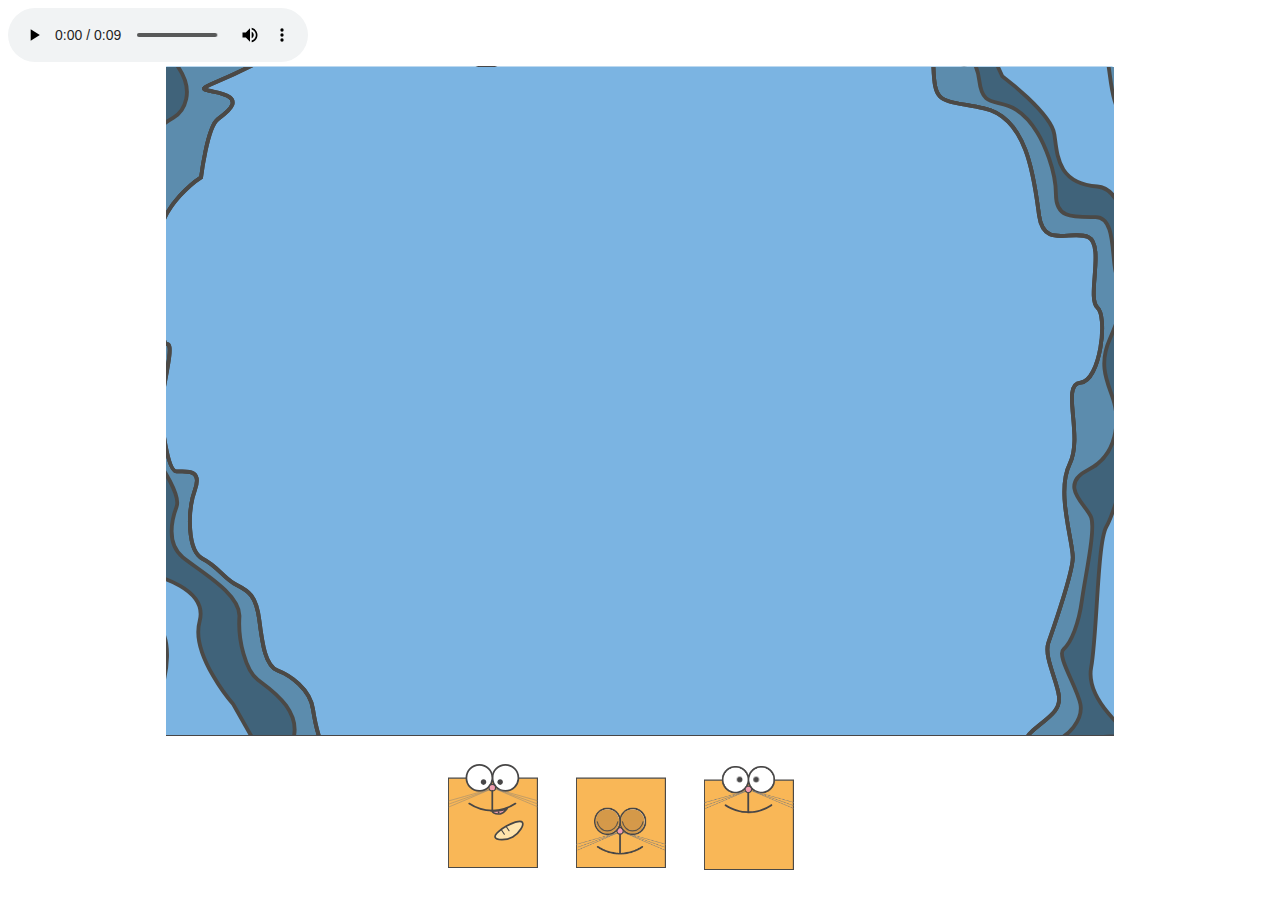
<file: idle-state.html>
<!DOCTYPE html>
<html lang="en">

<head>
    <meta charset="UTF-8">
    <title>interface & beweging</title>
    <link rel="stylesheet" href="styles.css">
</head>

<body>



     <a href="schrikken.html".html>
        <div id="knop1" class="knoppen"></div>
    </a>
    <a href="slapen.html">
        <div id="knop2" class="knoppen"></div>
    </a>
    <a href="wassen.html">
        <div id="knop3" class="knoppen"></div>
    </a>


   
    <audio src="idle-state/idle-state.mp3" controls autoplay id="achtergrondgeluid">

    </audio>
    <div id="idle-state"></div>
<script src="idle-state/lottie.js"></script>
<script src="scrpt.js"></script>
<script src="schrikken-icoon/lottie.js"></script>
<script src="slapen-icoon/lottie.js"></script>
<script src="wassen-icoon/lottie.js"></script>
</body>

</html>
</file>
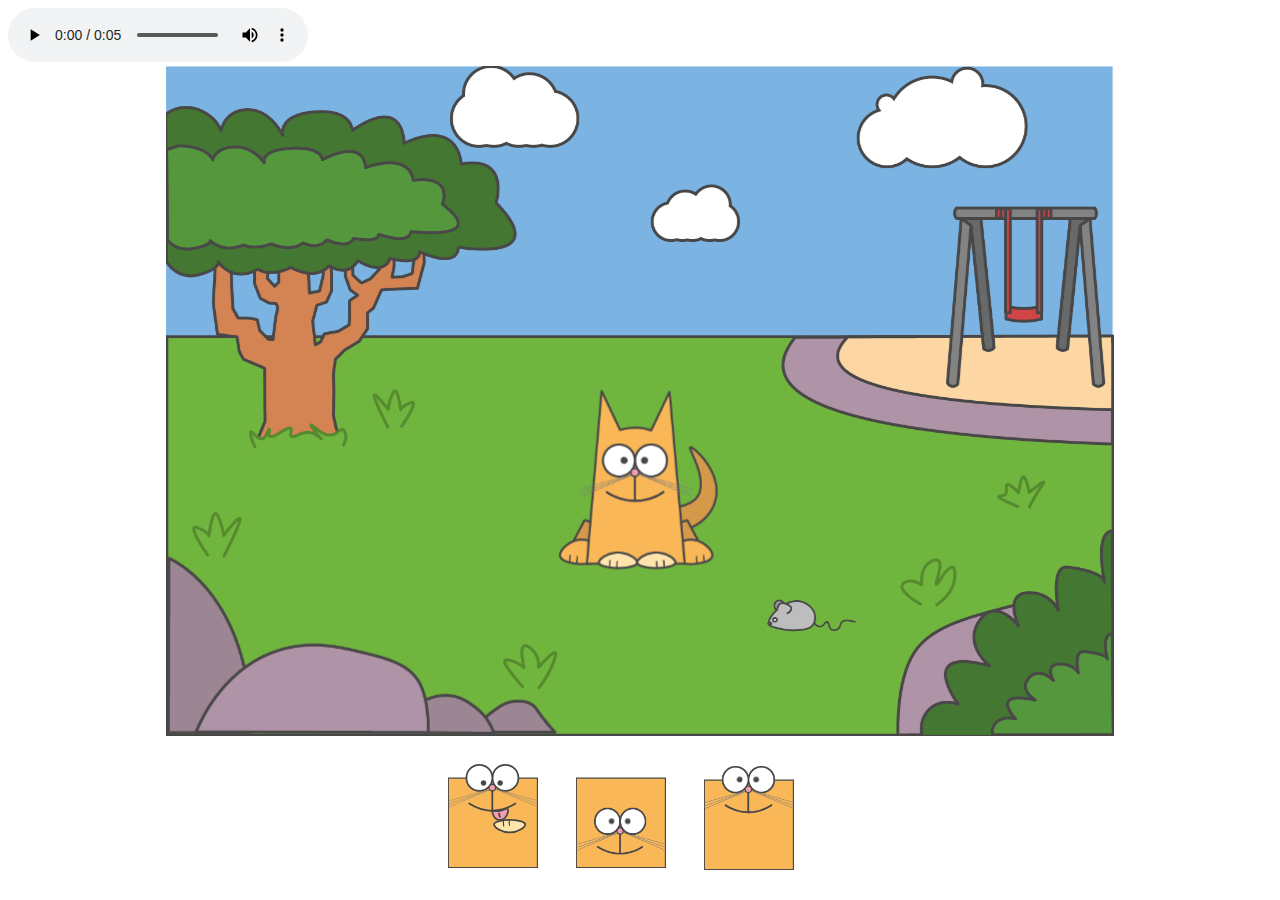
<file: schrikken.html>
<!DOCTYPE html>
<html lang="en">

<head>
    <meta charset="UTF-8">
    <title>interface & beweging</title>
    <link rel="stylesheet" href="styles.css">
</head>

<body>



     <a href="schrikken.html".html>
        <div id="knop1" class="knoppen"></div>
    </a>
    <a href="slapen.html">
        <div id="knop2" class="knoppen"></div>
    </a>
    <a href="wassen.html">
        <div id="knop3" class="knoppen"></div>
    </a>


   
    <audio src="schrikken/schrikken.mp3" controls autoplay id="achtergrondgeluid">

    </audio>
    <div id="schrikkenhtml"></div>
<script src="idle-state/lottie.js"></script>
<script src="scrpt.js"></script>
<script src="schrikken-icoon/lottie.js"></script>
<script src="slapen-icoon/lottie.js"></script>
<script src="wassen-icoon/lottie.js"></script>
<script src="schrikken/lottie.js"></script>
<script src="slapen/lottie.js"></script>
<script src="wassen/lottie.js"></script>
</body>

</html>
</file>
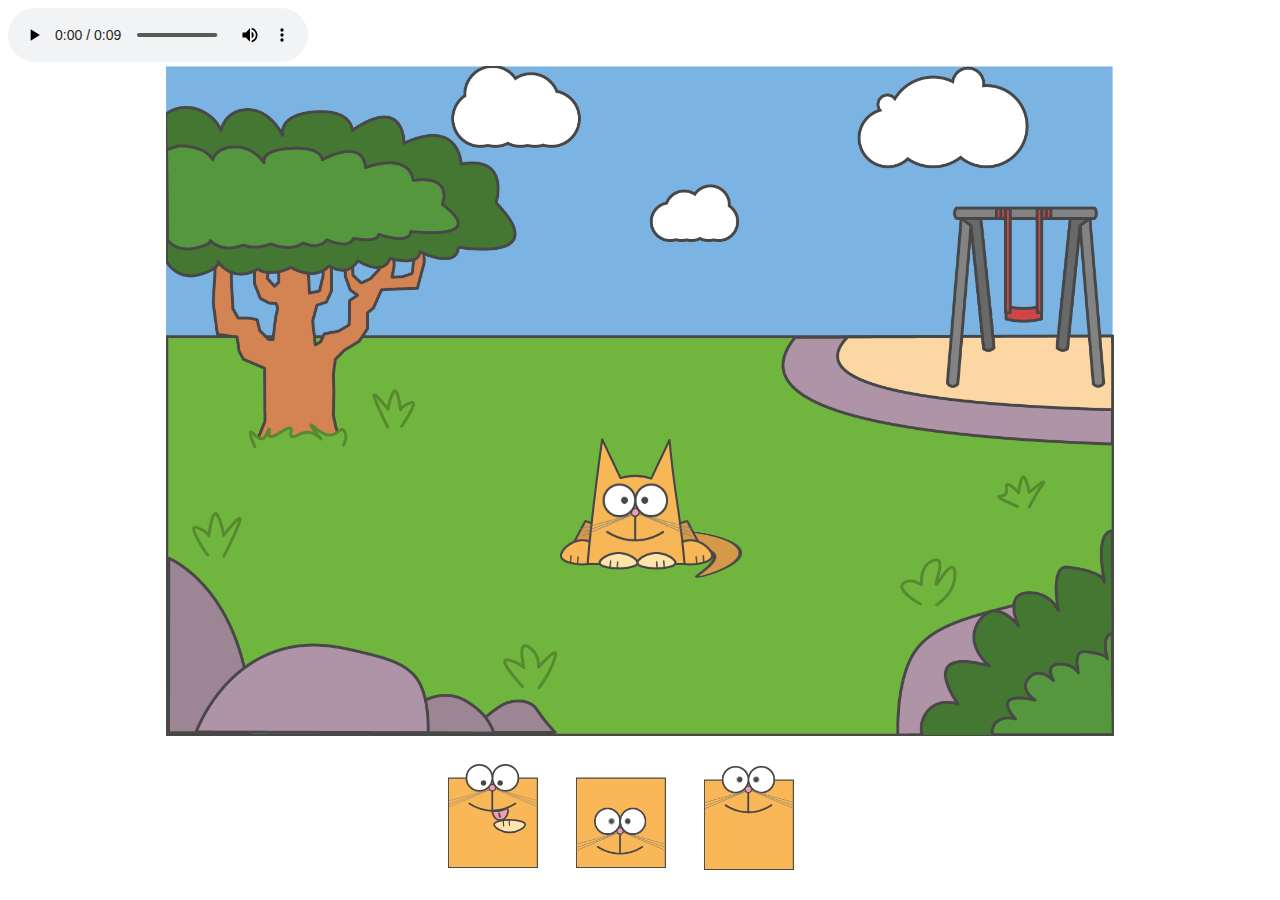
<file: slapen.html>
<!DOCTYPE html>
<html lang="en">

<head>
    <meta charset="UTF-8">
    <title>interface & beweging</title>
    <link rel="stylesheet" href="styles.css">
</head>

<body>

     <a href="schrikken.html".html>
        <div id="knop1" class="knoppen"></div>
    </a>
    <a href="slapen.html">
        <div id="knop2" class="knoppen"></div>
    </a>
    <a href="wassen.html">
        <div id="knop3" class="knoppen"></div>
    </a>


   
    <audio src="slapen/omgeving.mp3" controls autoplay >

    </audio>
    <div id="slapenhtml"></div>
<script src="idle-state/lottie.js"></script>
<script src="scrpt.js"></script>
<script src="schrikken-icoon/lottie.js"></script>
<script src="slapen-icoon/lottie.js"></script>
<script src="wassen-icoon/lottie.js"></script>
<script src="schrikken/lottie.js"></script>
<script src="slapen/lottie.js"></script>
<script src="wassen/lottie.js"></script>
</body>

</html>
</file>
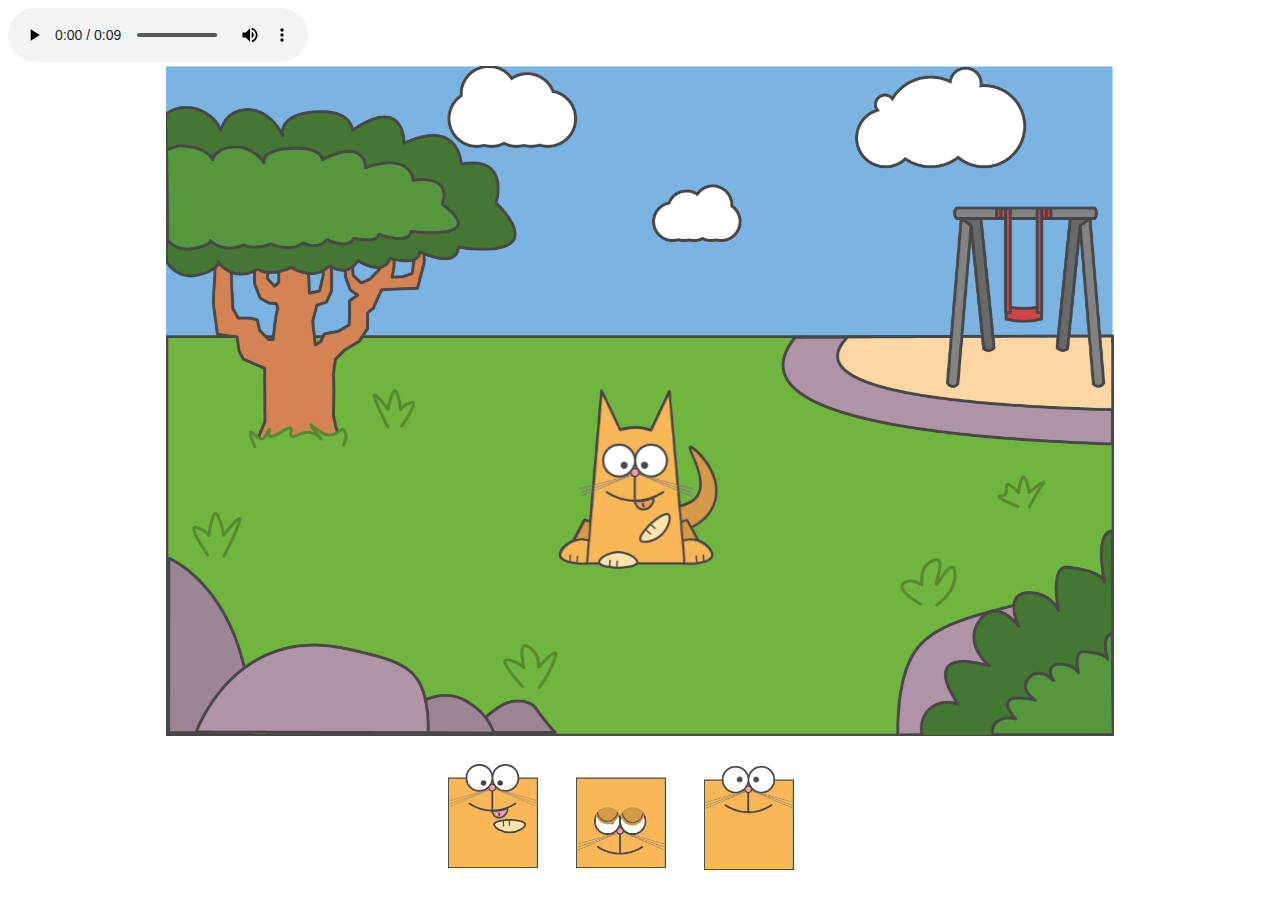
<file: wassen.html>
<!DOCTYPE html>
<html lang="en">

<head>
    <meta charset="UTF-8">
    <title>interface & beweging</title>
    <link rel="stylesheet" href="styles.css">
</head>

<body>



     <a href="schrikken.html".html>
        <div id="knop1" class="knoppen"></div>
    </a>
    <a href="slapen.html">
        <div id="knop2" class="knoppen"></div>
    </a>
    <a href="wassen.html">
        <div id="knop3" class="knoppen"></div>
    </a>


   
    <audio src="wassen/wassen.mp3" controls autoplay loop>

    </audio>
    <div id="wassenhtml"></div>
<script src="idle-state/lottie.js"></script>
<script src="scrpt.js"></script>
<script src="schrikken-icoon/lottie.js"></script>
<script src="slapen-icoon/lottie.js"></script>
<script src="wassen-icoon/lottie.js"></script>
<script src="schrikken/lottie.js"></script>
<script src="slapen/lottie.js"></script>
<script src="wassen/lottie.js"></script>
</body>

</html>
</file>
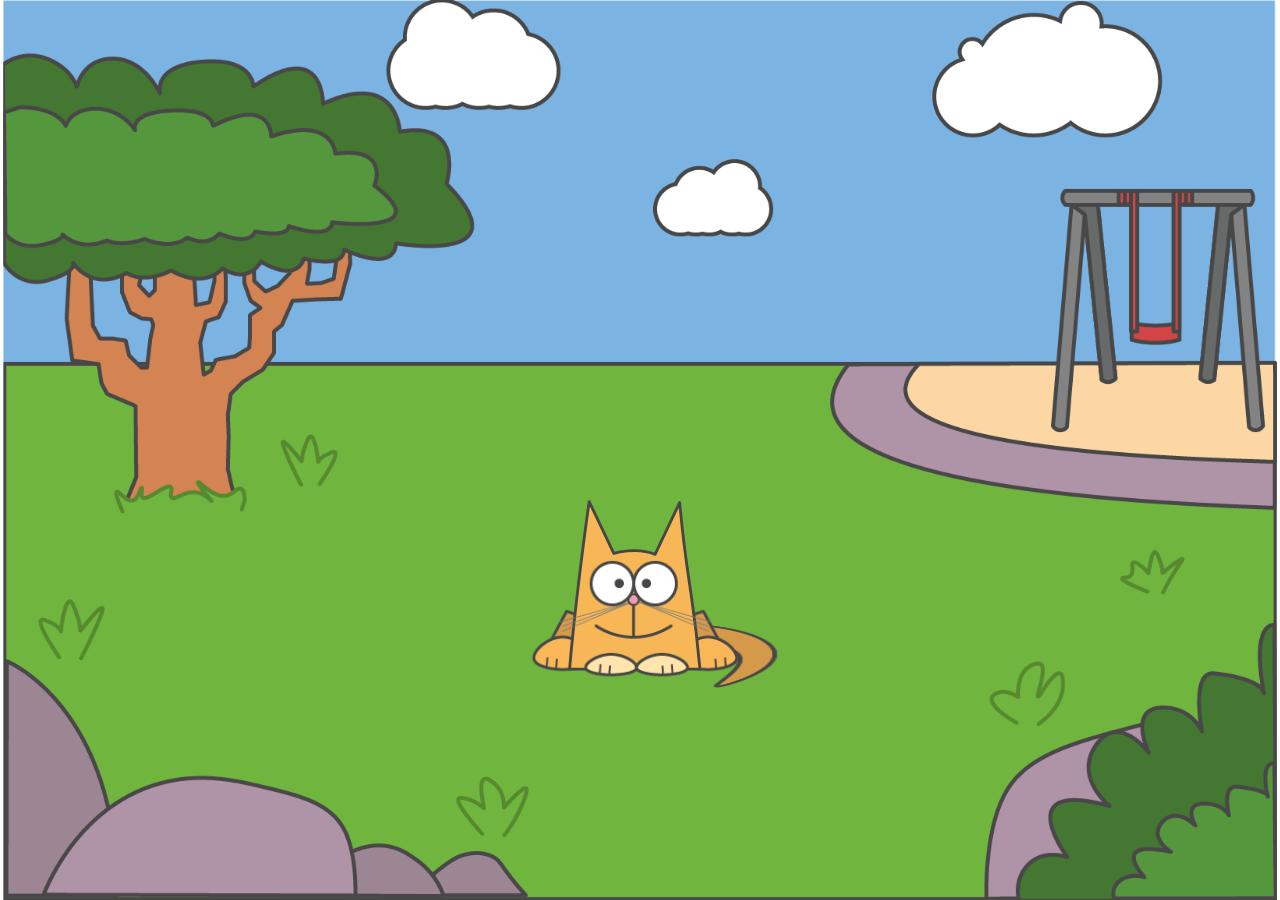
<file: slapen/data.html>
<html xmlns="http://www.w3.org/1999/xhtml"><meta charset="UTF-8"><head>    <style>        body{            background-color:#fff;            margin: 0px;            height: 100%;            overflow: hidden;        }        #lottie{            background-color:#fff;            width:100%;            height:100%;            display:block;            overflow: hidden;            transform: translate3d(0,0,0);            text-align: center;            opacity: 1;        }    </style></head><body><!-- build:scripto --><script>(typeof navigator !== "undefined") && (function(root, factory) {    if (typeof define === "function" && define.amd) {        define(function() {            return factory(root);        });    } else if (typeof module === "object" && module.exports) {        module.exports = factory(root);    } else {        root.lottie = factory(root);        root.bodymovin = root.lottie;    }}((window || {}), function(window) {	"use strict";var svgNS="http://www.w3.org/2000/svg",locationHref="",initialDefaultFrame=-999999,subframeEnabled=!0,expressionsPlugin,isSafari=/^((?!chrome|android).)*safari/i.test(navigator.userAgent),cachedColors={},bm_rounder=Math.round,bm_rnd,bm_pow=Math.pow,bm_sqrt=Math.sqrt,bm_abs=Math.abs,bm_floor=Math.floor,bm_max=Math.max,bm_min=Math.min,blitter=10,BMMath={};function ProjectInterface(){return{}}!function(){var t,e=["abs","acos","acosh","asin","asinh","atan","atanh","atan2","ceil","cbrt","expm1","clz32","cos","cosh","exp","floor","fround","hypot","imul","log","log1p","log2","log10","max","min","pow","random","round","sign","sin","sinh","sqrt","tan","tanh","trunc","E","LN10","LN2","LOG10E","LOG2E","PI","SQRT1_2","SQRT2"],r=e.length;for(t=0;t<r;t+=1)BMMath[e[t]]=Math[e[t]]}(),BMMath.random=Math.random,BMMath.abs=function(t){if("object"===typeof t&&t.length){var e,r=createSizedArray(t.length),i=t.length;for(e=0;e<i;e+=1)r[e]=Math.abs(t[e]);return r}return Math.abs(t)};var defaultCurveSegments=150,degToRads=Math.PI/180,roundCorner=.5519;function roundValues(t){bm_rnd=t?Math.round:function(t){return t}}function styleDiv(t){t.style.position="absolute",t.style.top=0,t.style.left=0,t.style.display="block",t.style.transformOrigin=t.style.webkitTransformOrigin="0 0",t.style.backfaceVisibility=t.style.webkitBackfaceVisibility="visible",t.style.transformStyle=t.style.webkitTransformStyle=t.style.mozTransformStyle="preserve-3d"}function BMEnterFrameEvent(t,e,r,i){this.type=t,this.currentTime=e,this.totalTime=r,this.direction=i<0?-1:1}function BMCompleteEvent(t,e){this.type=t,this.direction=e<0?-1:1}function BMCompleteLoopEvent(t,e,r,i){this.type=t,this.currentLoop=r,this.totalLoops=e,this.direction=i<0?-1:1}function BMSegmentStartEvent(t,e,r){this.type=t,this.firstFrame=e,this.totalFrames=r}function BMDestroyEvent(t,e){this.type=t,this.target=e}function BMRenderFrameErrorEvent(t,e){this.type="renderFrameError",this.nativeError=t,this.currentTime=e}function BMConfigErrorEvent(t){this.type="configError",this.nativeError=t}function BMAnimationConfigErrorEvent(t,e){this.type=t,this.nativeError=e,this.currentTime=currentTime}roundValues(!1);var createElementID=(G=0,function(){return"__lottie_element_"+ ++G}),G;function HSVtoRGB(t,e,r){var i,s,a,n,o,h,l,p;switch(h=r*(1-e),l=r*(1-(o=6*t-(n=Math.floor(6*t)))*e),p=r*(1-(1-o)*e),n%6){case 0:i=r,s=p,a=h;break;case 1:i=l,s=r,a=h;break;case 2:i=h,s=r,a=p;break;case 3:i=h,s=l,a=r;break;case 4:i=p,s=h,a=r;break;case 5:i=r,s=h,a=l}return[i,s,a]}function RGBtoHSV(t,e,r){var i,s=Math.max(t,e,r),a=Math.min(t,e,r),n=s-a,o=0===s?0:n/s,h=s/255;switch(s){case a:i=0;break;case t:i=e-r+n*(e<r?6:0),i/=6*n;break;case e:i=r-t+2*n,i/=6*n;break;case r:i=t-e+4*n,i/=6*n}return[i,o,h]}function addSaturationToRGB(t,e){var r=RGBtoHSV(255*t[0],255*t[1],255*t[2]);return r[1]+=e,1<r[1]?r[1]=1:r[1]<=0&&(r[1]=0),HSVtoRGB(r[0],r[1],r[2])}function addBrightnessToRGB(t,e){var r=RGBtoHSV(255*t[0],255*t[1],255*t[2]);return r[2]+=e,1<r[2]?r[2]=1:r[2]<0&&(r[2]=0),HSVtoRGB(r[0],r[1],r[2])}function addHueToRGB(t,e){var r=RGBtoHSV(255*t[0],255*t[1],255*t[2]);return r[0]+=e/360,1<r[0]?r[0]-=1:r[0]<0&&(r[0]+=1),HSVtoRGB(r[0],r[1],r[2])}var rgbToHex=function(){var t,e,i=[];for(t=0;t<256;t+=1)e=t.toString(16),i[t]=1==e.length?"0"+e:e;return function(t,e,r){return t<0&&(t=0),e<0&&(e=0),r<0&&(r=0),"#"+i[t]+i[e]+i[r]}}();function BaseEvent(){}BaseEvent.prototype={triggerEvent:function(t,e){if(this._cbs[t])for(var r=this._cbs[t].length,i=0;i<r;i++)this._cbs[t][i](e)},addEventListener:function(t,e){return this._cbs[t]||(this._cbs[t]=[]),this._cbs[t].push(e),function(){this.removeEventListener(t,e)}.bind(this)},removeEventListener:function(t,e){if(e){if(this._cbs[t]){for(var r=0,i=this._cbs[t].length;r<i;)this._cbs[t][r]===e&&(this._cbs[t].splice(r,1),r-=1,i-=1),r+=1;this._cbs[t].length||(this._cbs[t]=null)}}else this._cbs[t]=null}};var createTypedArray="function"==typeof Uint8ClampedArray&&"function"==typeof Float32Array?function(t,e){return"float32"===t?new Float32Array(e):"int16"===t?new Int16Array(e):"uint8c"===t?new Uint8ClampedArray(e):void 0}:function(t,e){var r,i=0,s=[];switch(t){case"int16":case"uint8c":r=1;break;default:r=1.1}for(i=0;i<e;i+=1)s.push(r);return s};function createSizedArray(t){return Array.apply(null,{length:t})}function createNS(t){return document.createElementNS(svgNS,t)}function createTag(t){return document.createElement(t)}function DynamicPropertyContainer(){}DynamicPropertyContainer.prototype={addDynamicProperty:function(t){-1===this.dynamicProperties.indexOf(t)&&(this.dynamicProperties.push(t),this.container.addDynamicProperty(this),this._isAnimated=!0)},iterateDynamicProperties:function(){this._mdf=!1;var t,e=this.dynamicProperties.length;for(t=0;t<e;t+=1)this.dynamicProperties[t].getValue(),this.dynamicProperties[t]._mdf&&(this._mdf=!0)},initDynamicPropertyContainer:function(t){this.container=t,this.dynamicProperties=[],this._mdf=!1,this._isAnimated=!1}};var getBlendMode=(Pa={0:"source-over",1:"multiply",2:"screen",3:"overlay",4:"darken",5:"lighten",6:"color-dodge",7:"color-burn",8:"hard-light",9:"soft-light",10:"difference",11:"exclusion",12:"hue",13:"saturation",14:"color",15:"luminosity"},function(t){return Pa[t]||""}),Pa,Matrix=function(){var s=Math.cos,a=Math.sin,n=Math.tan,i=Math.round;function t(){return this.props[0]=1,this.props[1]=0,this.props[2]=0,this.props[3]=0,this.props[4]=0,this.props[5]=1,this.props[6]=0,this.props[7]=0,this.props[8]=0,this.props[9]=0,this.props[10]=1,this.props[11]=0,this.props[12]=0,this.props[13]=0,this.props[14]=0,this.props[15]=1,this}function e(t){if(0===t)return this;var e=s(t),r=a(t);return this._t(e,-r,0,0,r,e,0,0,0,0,1,0,0,0,0,1)}function r(t){if(0===t)return this;var e=s(t),r=a(t);return this._t(1,0,0,0,0,e,-r,0,0,r,e,0,0,0,0,1)}function o(t){if(0===t)return this;var e=s(t),r=a(t);return this._t(e,0,r,0,0,1,0,0,-r,0,e,0,0,0,0,1)}function h(t){if(0===t)return this;var e=s(t),r=a(t);return this._t(e,-r,0,0,r,e,0,0,0,0,1,0,0,0,0,1)}function l(t,e){return this._t(1,e,t,1,0,0)}function p(t,e){return this.shear(n(t),n(e))}function m(t,e){var r=s(e),i=a(e);return this._t(r,i,0,0,-i,r,0,0,0,0,1,0,0,0,0,1)._t(1,0,0,0,n(t),1,0,0,0,0,1,0,0,0,0,1)._t(r,-i,0,0,i,r,0,0,0,0,1,0,0,0,0,1)}function f(t,e,r){return r||0===r||(r=1),1===t&&1===e&&1===r?this:this._t(t,0,0,0,0,e,0,0,0,0,r,0,0,0,0,1)}function c(t,e,r,i,s,a,n,o,h,l,p,m,f,c,d,u){return this.props[0]=t,this.props[1]=e,this.props[2]=r,this.props[3]=i,this.props[4]=s,this.props[5]=a,this.props[6]=n,this.props[7]=o,this.props[8]=h,this.props[9]=l,this.props[10]=p,this.props[11]=m,this.props[12]=f,this.props[13]=c,this.props[14]=d,this.props[15]=u,this}function d(t,e,r){return r=r||0,0!==t||0!==e||0!==r?this._t(1,0,0,0,0,1,0,0,0,0,1,0,t,e,r,1):this}function u(t,e,r,i,s,a,n,o,h,l,p,m,f,c,d,u){var y=this.props;if(1===t&&0===e&&0===r&&0===i&&0===s&&1===a&&0===n&&0===o&&0===h&&0===l&&1===p&&0===m)return y[12]=y[12]*t+y[15]*f,y[13]=y[13]*a+y[15]*c,y[14]=y[14]*p+y[15]*d,y[15]=y[15]*u,this._identityCalculated=!1,this;var g=y[0],v=y[1],b=y[2],E=y[3],x=y[4],S=y[5],P=y[6],_=y[7],A=y[8],C=y[9],T=y[10],k=y[11],M=y[12],D=y[13],w=y[14],F=y[15];return y[0]=g*t+v*s+b*h+E*f,y[1]=g*e+v*a+b*l+E*c,y[2]=g*r+v*n+b*p+E*d,y[3]=g*i+v*o+b*m+E*u,y[4]=x*t+S*s+P*h+_*f,y[5]=x*e+S*a+P*l+_*c,y[6]=x*r+S*n+P*p+_*d,y[7]=x*i+S*o+P*m+_*u,y[8]=A*t+C*s+T*h+k*f,y[9]=A*e+C*a+T*l+k*c,y[10]=A*r+C*n+T*p+k*d,y[11]=A*i+C*o+T*m+k*u,y[12]=M*t+D*s+w*h+F*f,y[13]=M*e+D*a+w*l+F*c,y[14]=M*r+D*n+w*p+F*d,y[15]=M*i+D*o+w*m+F*u,this._identityCalculated=!1,this}function y(){return this._identityCalculated||(this._identity=!(1!==this.props[0]||0!==this.props[1]||0!==this.props[2]||0!==this.props[3]||0!==this.props[4]||1!==this.props[5]||0!==this.props[6]||0!==this.props[7]||0!==this.props[8]||0!==this.props[9]||1!==this.props[10]||0!==this.props[11]||0!==this.props[12]||0!==this.props[13]||0!==this.props[14]||1!==this.props[15]),this._identityCalculated=!0),this._identity}function g(t){for(var e=0;e<16;){if(t.props[e]!==this.props[e])return!1;e+=1}return!0}function v(t){var e;for(e=0;e<16;e+=1)t.props[e]=this.props[e]}function b(t){var e;for(e=0;e<16;e+=1)this.props[e]=t[e]}function E(t,e,r){return{x:t*this.props[0]+e*this.props[4]+r*this.props[8]+this.props[12],y:t*this.props[1]+e*this.props[5]+r*this.props[9]+this.props[13],z:t*this.props[2]+e*this.props[6]+r*this.props[10]+this.props[14]}}function x(t,e,r){return t*this.props[0]+e*this.props[4]+r*this.props[8]+this.props[12]}function S(t,e,r){return t*this.props[1]+e*this.props[5]+r*this.props[9]+this.props[13]}function P(t,e,r){return t*this.props[2]+e*this.props[6]+r*this.props[10]+this.props[14]}function _(){var t=this.props[0]*this.props[5]-this.props[1]*this.props[4],e=this.props[5]/t,r=-this.props[1]/t,i=-this.props[4]/t,s=this.props[0]/t,a=(this.props[4]*this.props[13]-this.props[5]*this.props[12])/t,n=-(this.props[0]*this.props[13]-this.props[1]*this.props[12])/t,o=new Matrix;return o.props[0]=e,o.props[1]=r,o.props[4]=i,o.props[5]=s,o.props[12]=a,o.props[13]=n,o}function A(t){return this.getInverseMatrix().applyToPointArray(t[0],t[1],t[2]||0)}function C(t){var e,r=t.length,i=[];for(e=0;e<r;e+=1)i[e]=A(t[e]);return i}function T(t,e,r){var i=createTypedArray("float32",6);if(this.isIdentity())i[0]=t[0],i[1]=t[1],i[2]=e[0],i[3]=e[1],i[4]=r[0],i[5]=r[1];else{var s=this.props[0],a=this.props[1],n=this.props[4],o=this.props[5],h=this.props[12],l=this.props[13];i[0]=t[0]*s+t[1]*n+h,i[1]=t[0]*a+t[1]*o+l,i[2]=e[0]*s+e[1]*n+h,i[3]=e[0]*a+e[1]*o+l,i[4]=r[0]*s+r[1]*n+h,i[5]=r[0]*a+r[1]*o+l}return i}function k(t,e,r){return this.isIdentity()?[t,e,r]:[t*this.props[0]+e*this.props[4]+r*this.props[8]+this.props[12],t*this.props[1]+e*this.props[5]+r*this.props[9]+this.props[13],t*this.props[2]+e*this.props[6]+r*this.props[10]+this.props[14]]}function M(t,e){if(this.isIdentity())return t+","+e;var r=this.props;return Math.round(100*(t*r[0]+e*r[4]+r[12]))/100+","+Math.round(100*(t*r[1]+e*r[5]+r[13]))/100}function D(){for(var t=0,e=this.props,r="matrix3d(";t<16;)r+=i(1e4*e[t])/1e4,r+=15===t?")":",",t+=1;return r}function w(t){return t<1e-6&&0<t||-1e-6<t&&t<0?i(1e4*t)/1e4:t}function F(){var t=this.props;return"matrix("+w(t[0])+","+w(t[1])+","+w(t[4])+","+w(t[5])+","+w(t[12])+","+w(t[13])+")"}return function(){this.reset=t,this.rotate=e,this.rotateX=r,this.rotateY=o,this.rotateZ=h,this.skew=p,this.skewFromAxis=m,this.shear=l,this.scale=f,this.setTransform=c,this.translate=d,this.transform=u,this.applyToPoint=E,this.applyToX=x,this.applyToY=S,this.applyToZ=P,this.applyToPointArray=k,this.applyToTriplePoints=T,this.applyToPointStringified=M,this.toCSS=D,this.to2dCSS=F,this.clone=v,this.cloneFromProps=b,this.equals=g,this.inversePoints=C,this.inversePoint=A,this.getInverseMatrix=_,this._t=this.transform,this.isIdentity=y,this._identity=!0,this._identityCalculated=!1,this.props=createTypedArray("float32",16),this.reset()}}();!function(o,h){var l,p=this,m=256,f=6,c="random",d=h.pow(m,f),u=h.pow(2,52),y=2*u,g=m-1;function v(t){var e,r=t.length,n=this,i=0,s=n.i=n.j=0,a=n.S=[];for(r||(t=[r++]);i<m;)a[i]=i++;for(i=0;i<m;i++)a[i]=a[s=g&s+t[i%r]+(e=a[i])],a[s]=e;n.g=function(t){for(var e,r=0,i=n.i,s=n.j,a=n.S;t--;)e=a[i=g&i+1],r=r*m+a[g&(a[i]=a[s=g&s+e])+(a[s]=e)];return n.i=i,n.j=s,r}}function b(t,e){return e.i=t.i,e.j=t.j,e.S=t.S.slice(),e}function E(t,e){for(var r,i=t+"",s=0;s<i.length;)e[g&s]=g&(r^=19*e[g&s])+i.charCodeAt(s++);return x(e)}function x(t){return String.fromCharCode.apply(0,t)}h["seed"+c]=function(t,e,r){var i=[],s=E(function t(e,r){var i,s=[],a=typeof e;if(r&&"object"==a)for(i in e)try{s.push(t(e[i],r-1))}catch(t){}return s.length?s:"string"==a?e:e+"\0"}((e=!0===e?{entropy:!0}:e||{}).entropy?[t,x(o)]:null===t?function(){try{if(l)return x(l.randomBytes(m));var t=new Uint8Array(m);return(p.crypto||p.msCrypto).getRandomValues(t),x(t)}catch(t){var e=p.navigator,r=e&&e.plugins;return[+new Date,p,r,p.screen,x(o)]}}():t,3),i),a=new v(i),n=function(){for(var t=a.g(f),e=d,r=0;t<u;)t=(t+r)*m,e*=m,r=a.g(1);for(;y<=t;)t/=2,e/=2,r>>>=1;return(t+r)/e};return n.int32=function(){return 0|a.g(4)},n.quick=function(){return a.g(4)/4294967296},n.double=n,E(x(a.S),o),(e.pass||r||function(t,e,r,i){return i&&(i.S&&b(i,a),t.state=function(){return b(a,{})}),r?(h[c]=t,e):t})(n,s,"global"in e?e.global:this==h,e.state)},E(h.random(),o)}([],BMMath);var BezierFactory=function(){var t={getBezierEasing:function(t,e,r,i,s){var a=s||("bez_"+t+"_"+e+"_"+r+"_"+i).replace(/\./g,"p");if(o[a])return o[a];var n=new h([t,e,r,i]);return o[a]=n}},o={};var l=11,p=1/(l-1),e="function"==typeof Float32Array;function i(t,e){return 1-3*e+3*t}function s(t,e){return 3*e-6*t}function a(t){return 3*t}function m(t,e,r){return((i(e,r)*t+s(e,r))*t+a(e))*t}function f(t,e,r){return 3*i(e,r)*t*t+2*s(e,r)*t+a(e)}function h(t){this._p=t,this._mSampleValues=e?new Float32Array(l):new Array(l),this._precomputed=!1,this.get=this.get.bind(this)}return h.prototype={get:function(t){var e=this._p[0],r=this._p[1],i=this._p[2],s=this._p[3];return this._precomputed||this._precompute(),e===r&&i===s?t:0===t?0:1===t?1:m(this._getTForX(t),r,s)},_precompute:function(){var t=this._p[0],e=this._p[1],r=this._p[2],i=this._p[3];this._precomputed=!0,t===e&&r===i||this._calcSampleValues()},_calcSampleValues:function(){for(var t=this._p[0],e=this._p[2],r=0;r<l;++r)this._mSampleValues[r]=m(r*p,t,e)},_getTForX:function(t){for(var e=this._p[0],r=this._p[2],i=this._mSampleValues,s=0,a=1,n=l-1;a!==n&&i[a]<=t;++a)s+=p;var o=s+(t-i[--a])/(i[a+1]-i[a])*p,h=f(o,e,r);return.001<=h?function(t,e,r,i){for(var s=0;s<4;++s){var a=f(e,r,i);if(0===a)return e;e-=(m(e,r,i)-t)/a}return e}(t,o,e,r):0===h?o:function(t,e,r,i,s){for(var a,n,o=0;0<(a=m(n=e+(r-e)/2,i,s)-t)?r=n:e=n,1e-7<Math.abs(a)&&++o<10;);return n}(t,s,s+p,e,r)}},t}();function extendPrototype(t,e){var r,i,s=t.length;for(r=0;r<s;r+=1)for(var a in i=t[r].prototype)i.hasOwnProperty(a)&&(e.prototype[a]=i[a])}function getDescriptor(t,e){return Object.getOwnPropertyDescriptor(t,e)}function createProxyFunction(t){function e(){}return e.prototype=t,e}function bezFunction(){Math;function y(t,e,r,i,s,a){var n=t*i+e*s+r*a-s*i-a*t-r*e;return-.001<n&&n<.001}var p=function(t,e,r,i){var s,a,n,o,h,l,p=defaultCurveSegments,m=0,f=[],c=[],d=bezier_length_pool.newElement();for(n=r.length,s=0;s<p;s+=1){for(h=s/(p-1),a=l=0;a<n;a+=1)o=bm_pow(1-h,3)*t[a]+3*bm_pow(1-h,2)*h*r[a]+3*(1-h)*bm_pow(h,2)*i[a]+bm_pow(h,3)*e[a],f[a]=o,null!==c[a]&&(l+=bm_pow(f[a]-c[a],2)),c[a]=f[a];l&&(m+=l=bm_sqrt(l)),d.percents[s]=h,d.lengths[s]=m}return d.addedLength=m,d};function g(t){this.segmentLength=0,this.points=new Array(t)}function v(t,e){this.partialLength=t,this.point=e}var b,t=(b={},function(t,e,r,i){var s=(t[0]+"_"+t[1]+"_"+e[0]+"_"+e[1]+"_"+r[0]+"_"+r[1]+"_"+i[0]+"_"+i[1]).replace(/\./g,"p");if(!b[s]){var a,n,o,h,l,p,m,f=defaultCurveSegments,c=0,d=null;2===t.length&&(t[0]!=e[0]||t[1]!=e[1])&&y(t[0],t[1],e[0],e[1],t[0]+r[0],t[1]+r[1])&&y(t[0],t[1],e[0],e[1],e[0]+i[0],e[1]+i[1])&&(f=2);var u=new g(f);for(o=r.length,a=0;a<f;a+=1){for(m=createSizedArray(o),l=a/(f-1),n=p=0;n<o;n+=1)h=bm_pow(1-l,3)*t[n]+3*bm_pow(1-l,2)*l*(t[n]+r[n])+3*(1-l)*bm_pow(l,2)*(e[n]+i[n])+bm_pow(l,3)*e[n],m[n]=h,null!==d&&(p+=bm_pow(m[n]-d[n],2));c+=p=bm_sqrt(p),u.points[a]=new v(p,m),d=m}u.segmentLength=c,b[s]=u}return b[s]});function M(t,e){var r=e.percents,i=e.lengths,s=r.length,a=bm_floor((s-1)*t),n=t*e.addedLength,o=0;if(a===s-1||0===a||n===i[a])return r[a];for(var h=i[a]>n?-1:1,l=!0;l;)if(i[a]<=n&&i[a+1]>n?(o=(n-i[a])/(i[a+1]-i[a]),l=!1):a+=h,a<0||s-1<=a){if(a===s-1)return r[a];l=!1}return r[a]+(r[a+1]-r[a])*o}var D=createTypedArray("float32",8);return{getSegmentsLength:function(t){var e,r=segments_length_pool.newElement(),i=t.c,s=t.v,a=t.o,n=t.i,o=t._length,h=r.lengths,l=0;for(e=0;e<o-1;e+=1)h[e]=p(s[e],s[e+1],a[e],n[e+1]),l+=h[e].addedLength;return i&&o&&(h[e]=p(s[e],s[0],a[e],n[0]),l+=h[e].addedLength),r.totalLength=l,r},getNewSegment:function(t,e,r,i,s,a,n){var o,h=M(s=s<0?0:1<s?1:s,n),l=M(a=1<a?1:a,n),p=t.length,m=1-h,f=1-l,c=m*m*m,d=h*m*m*3,u=h*h*m*3,y=h*h*h,g=m*m*f,v=h*m*f+m*h*f+m*m*l,b=h*h*f+m*h*l+h*m*l,E=h*h*l,x=m*f*f,S=h*f*f+m*l*f+m*f*l,P=h*l*f+m*l*l+h*f*l,_=h*l*l,A=f*f*f,C=l*f*f+f*l*f+f*f*l,T=l*l*f+f*l*l+l*f*l,k=l*l*l;for(o=0;o<p;o+=1)D[4*o]=Math.round(1e3*(c*t[o]+d*r[o]+u*i[o]+y*e[o]))/1e3,D[4*o+1]=Math.round(1e3*(g*t[o]+v*r[o]+b*i[o]+E*e[o]))/1e3,D[4*o+2]=Math.round(1e3*(x*t[o]+S*r[o]+P*i[o]+_*e[o]))/1e3,D[4*o+3]=Math.round(1e3*(A*t[o]+C*r[o]+T*i[o]+k*e[o]))/1e3;return D},getPointInSegment:function(t,e,r,i,s,a){var n=M(s,a),o=1-n;return[Math.round(1e3*(o*o*o*t[0]+(n*o*o+o*n*o+o*o*n)*r[0]+(n*n*o+o*n*n+n*o*n)*i[0]+n*n*n*e[0]))/1e3,Math.round(1e3*(o*o*o*t[1]+(n*o*o+o*n*o+o*o*n)*r[1]+(n*n*o+o*n*n+n*o*n)*i[1]+n*n*n*e[1]))/1e3]},buildBezierData:t,pointOnLine2D:y,pointOnLine3D:function(t,e,r,i,s,a,n,o,h){if(0===r&&0===a&&0===h)return y(t,e,i,s,n,o);var l,p=Math.sqrt(Math.pow(i-t,2)+Math.pow(s-e,2)+Math.pow(a-r,2)),m=Math.sqrt(Math.pow(n-t,2)+Math.pow(o-e,2)+Math.pow(h-r,2)),f=Math.sqrt(Math.pow(n-i,2)+Math.pow(o-s,2)+Math.pow(h-a,2));return-1e-4<(l=m<p?f<p?p-m-f:f-m-p:m<f?f-m-p:m-p-f)&&l<1e-4}}}!function(){for(var a=0,t=["ms","moz","webkit","o"],e=0;e<t.length&&!window.requestAnimationFrame;++e)window.requestAnimationFrame=window[t[e]+"RequestAnimationFrame"],window.cancelAnimationFrame=window[t[e]+"CancelAnimationFrame"]||window[t[e]+"CancelRequestAnimationFrame"];window.requestAnimationFrame||(window.requestAnimationFrame=function(t,e){var r=(new Date).getTime(),i=Math.max(0,16-(r-a)),s=setTimeout(function(){t(r+i)},i);return a=r+i,s}),window.cancelAnimationFrame||(window.cancelAnimationFrame=function(t){clearTimeout(t)})}();var bez=bezFunction();function dataFunctionManager(){function m(t,e,r){var i,s,a,n,o,h,l=t.length;for(s=0;s<l;s+=1)if("ks"in(i=t[s])&&!i.completed){if(i.completed=!0,i.tt&&(t[s-1].td=i.tt),[],-1,i.hasMask){var p=i.masksProperties;for(n=p.length,a=0;a<n;a+=1)if(p[a].pt.k.i)d(p[a].pt.k);else for(h=p[a].pt.k.length,o=0;o<h;o+=1)p[a].pt.k[o].s&&d(p[a].pt.k[o].s[0]),p[a].pt.k[o].e&&d(p[a].pt.k[o].e[0])}0===i.ty?(i.layers=f(i.refId,e),m(i.layers,e,r)):4===i.ty?c(i.shapes):5==i.ty&&u(i,r)}}function f(t,e){for(var r=0,i=e.length;r<i;){if(e[r].id===t)return e[r].layers.__used?JSON.parse(JSON.stringify(e[r].layers)):(e[r].layers.__used=!0,e[r].layers);r+=1}}function c(t){var e,r,i;for(e=t.length-1;0<=e;e-=1)if("sh"==t[e].ty){if(t[e].ks.k.i)d(t[e].ks.k);else for(i=t[e].ks.k.length,r=0;r<i;r+=1)t[e].ks.k[r].s&&d(t[e].ks.k[r].s[0]),t[e].ks.k[r].e&&d(t[e].ks.k[r].e[0]);!0}else"gr"==t[e].ty&&c(t[e].it)}function d(t){var e,r=t.i.length;for(e=0;e<r;e+=1)t.i[e][0]+=t.v[e][0],t.i[e][1]+=t.v[e][1],t.o[e][0]+=t.v[e][0],t.o[e][1]+=t.v[e][1]}function o(t,e){var r=e?e.split("."):[100,100,100];return t[0]>r[0]||!(r[0]>t[0])&&(t[1]>r[1]||!(r[1]>t[1])&&(t[2]>r[2]||!(r[2]>t[2])&&void 0))}var h,r=function(){var i=[4,4,14];function s(t){var e,r,i,s=t.length;for(e=0;e<s;e+=1)5===t[e].ty&&(r=t[e],void 0,i=r.t.d,r.t.d={k:[{s:i,t:0}]})}return function(t){if(o(i,t.v)&&(s(t.layers),t.assets)){var e,r=t.assets.length;for(e=0;e<r;e+=1)t.assets[e].layers&&s(t.assets[e].layers)}}}(),i=(h=[4,7,99],function(t){if(t.chars&&!o(h,t.v)){var e,r,i,s,a,n=t.chars.length;for(e=0;e<n;e+=1)if(t.chars[e].data&&t.chars[e].data.shapes)for(i=(a=t.chars[e].data.shapes[0].it).length,r=0;r<i;r+=1)(s=a[r].ks.k).__converted||(d(a[r].ks.k),s.__converted=!0)}}),s=function(){var i=[4,1,9];function a(t){var e,r,i,s=t.length;for(e=0;e<s;e+=1)if("gr"===t[e].ty)a(t[e].it);else if("fl"===t[e].ty||"st"===t[e].ty)if(t[e].c.k&&t[e].c.k[0].i)for(i=t[e].c.k.length,r=0;r<i;r+=1)t[e].c.k[r].s&&(t[e].c.k[r].s[0]/=255,t[e].c.k[r].s[1]/=255,t[e].c.k[r].s[2]/=255,t[e].c.k[r].s[3]/=255),t[e].c.k[r].e&&(t[e].c.k[r].e[0]/=255,t[e].c.k[r].e[1]/=255,t[e].c.k[r].e[2]/=255,t[e].c.k[r].e[3]/=255);else t[e].c.k[0]/=255,t[e].c.k[1]/=255,t[e].c.k[2]/=255,t[e].c.k[3]/=255}function s(t){var e,r=t.length;for(e=0;e<r;e+=1)4===t[e].ty&&a(t[e].shapes)}return function(t){if(o(i,t.v)&&(s(t.layers),t.assets)){var e,r=t.assets.length;for(e=0;e<r;e+=1)t.assets[e].layers&&s(t.assets[e].layers)}}}(),a=function(){var i=[4,4,18];function l(t){var e,r,i;for(e=t.length-1;0<=e;e-=1)if("sh"==t[e].ty){if(t[e].ks.k.i)t[e].ks.k.c=t[e].closed;else for(i=t[e].ks.k.length,r=0;r<i;r+=1)t[e].ks.k[r].s&&(t[e].ks.k[r].s[0].c=t[e].closed),t[e].ks.k[r].e&&(t[e].ks.k[r].e[0].c=t[e].closed);!0}else"gr"==t[e].ty&&l(t[e].it)}function s(t){var e,r,i,s,a,n,o=t.length;for(r=0;r<o;r+=1){if((e=t[r]).hasMask){var h=e.masksProperties;for(s=h.length,i=0;i<s;i+=1)if(h[i].pt.k.i)h[i].pt.k.c=h[i].cl;else for(n=h[i].pt.k.length,a=0;a<n;a+=1)h[i].pt.k[a].s&&(h[i].pt.k[a].s[0].c=h[i].cl),h[i].pt.k[a].e&&(h[i].pt.k[a].e[0].c=h[i].cl)}4===e.ty&&l(e.shapes)}}return function(t){if(o(i,t.v)&&(s(t.layers),t.assets)){var e,r=t.assets.length;for(e=0;e<r;e+=1)t.assets[e].layers&&s(t.assets[e].layers)}}}();function u(t,e){0!==t.t.a.length||"m"in t.t.p||(t.singleShape=!0)}var t={completeData:function(t,e){t.__complete||(s(t),r(t),i(t),a(t),m(t.layers,t.assets,e),t.__complete=!0)}};return t.checkColors=s,t.checkChars=i,t.checkShapes=a,t.completeLayers=m,t}var dataManager=dataFunctionManager(),FontManager=function(){var a={w:0,size:0,shapes:[]},t=[];function u(t,e){var r=createTag("span");r.style.fontFamily=e;var i=createTag("span");i.innerHTML="giItT1WQy@!-/#",r.style.position="absolute",r.style.left="-10000px",r.style.top="-10000px",r.style.fontSize="300px",r.style.fontVariant="normal",r.style.fontStyle="normal",r.style.fontWeight="normal",r.style.letterSpacing="0",r.appendChild(i),document.body.appendChild(r);var s=i.offsetWidth;return i.style.fontFamily=t+", "+e,{node:i,w:s,parent:r}}t=t.concat([2304,2305,2306,2307,2362,2363,2364,2364,2366,2367,2368,2369,2370,2371,2372,2373,2374,2375,2376,2377,2378,2379,2380,2381,2382,2383,2387,2388,2389,2390,2391,2402,2403]);var e=function(){this.fonts=[],this.chars=null,this.typekitLoaded=0,this.isLoaded=!1,this.initTime=Date.now()};return e.getCombinedCharacterCodes=function(){return t},e.prototype.addChars=function(t){if(t){this.chars||(this.chars=[]);var e,r,i,s=t.length,a=this.chars.length;for(e=0;e<s;e+=1){for(r=0,i=!1;r<a;)this.chars[r].style===t[e].style&&this.chars[r].fFamily===t[e].fFamily&&this.chars[r].ch===t[e].ch&&(i=!0),r+=1;i||(this.chars.push(t[e]),a+=1)}}},e.prototype.addFonts=function(t,e){if(t){if(this.chars)return this.isLoaded=!0,void(this.fonts=t.list);var r,i,s,a,n=t.list,o=n.length,h=o;for(r=0;r<o;r+=1){var l,p,m=!0;if(n[r].loaded=!1,n[r].monoCase=u(n[r].fFamily,"monospace"),n[r].sansCase=u(n[r].fFamily,"sans-serif"),n[r].fPath){if("p"===n[r].fOrigin||3===n[r].origin){if(0<(l=document.querySelectorAll('style[f-forigin="p"][f-family="'+n[r].fFamily+'"], style[f-origin="3"][f-family="'+n[r].fFamily+'"]')).length&&(m=!1),m){var f=createTag("style");f.setAttribute("f-forigin",n[r].fOrigin),f.setAttribute("f-origin",n[r].origin),f.setAttribute("f-family",n[r].fFamily),f.type="text/css",f.innerHTML="@font-face {font-family: "+n[r].fFamily+"; font-style: normal; src: url('"+n[r].fPath+"');}",e.appendChild(f)}}else if("g"===n[r].fOrigin||1===n[r].origin){for(l=document.querySelectorAll('link[f-forigin="g"], link[f-origin="1"]'),p=0;p<l.length;p++)-1!==l[p].href.indexOf(n[r].fPath)&&(m=!1);if(m){var c=createTag("link");c.setAttribute("f-forigin",n[r].fOrigin),c.setAttribute("f-origin",n[r].origin),c.type="text/css",c.rel="stylesheet",c.href=n[r].fPath,document.body.appendChild(c)}}else if("t"===n[r].fOrigin||2===n[r].origin){for(l=document.querySelectorAll('script[f-forigin="t"], script[f-origin="2"]'),p=0;p<l.length;p++)n[r].fPath===l[p].src&&(m=!1);if(m){var d=createTag("link");d.setAttribute("f-forigin",n[r].fOrigin),d.setAttribute("f-origin",n[r].origin),d.setAttribute("rel","stylesheet"),d.setAttribute("href",n[r].fPath),e.appendChild(d)}}}else n[r].loaded=!0,h-=1;n[r].helper=(i=e,s=n[r],a=void 0,(a=createNS("text")).style.fontSize="100px",a.setAttribute("font-family",s.fFamily),a.setAttribute("font-style",s.fStyle),a.setAttribute("font-weight",s.fWeight),a.textContent="1",s.fClass?(a.style.fontFamily="inherit",a.setAttribute("class",s.fClass)):a.style.fontFamily=s.fFamily,i.appendChild(a),createTag("canvas").getContext("2d").font=s.fWeight+" "+s.fStyle+" 100px "+s.fFamily,a),n[r].cache={},this.fonts.push(n[r])}0===h?this.isLoaded=!0:setTimeout(this.checkLoadedFonts.bind(this),100)}else this.isLoaded=!0},e.prototype.getCharData=function(t,e,r){for(var i=0,s=this.chars.length;i<s;){if(this.chars[i].ch===t&&this.chars[i].style===e&&this.chars[i].fFamily===r)return this.chars[i];i+=1}return("string"==typeof t&&13!==t.charCodeAt(0)||!t)&&console&&console.warn&&console.warn("Missing character from exported characters list: ",t,e,r),a},e.prototype.getFontByName=function(t){for(var e=0,r=this.fonts.length;e<r;){if(this.fonts[e].fName===t)return this.fonts[e];e+=1}return this.fonts[0]},e.prototype.measureText=function(t,e,r){var i=this.getFontByName(e),s=t.charCodeAt(0);if(!i.cache[s+1]){var a=i.helper;if(" "===t){a.textContent="|"+t+"|";var n=a.getComputedTextLength();a.textContent="||";var o=a.getComputedTextLength();i.cache[s+1]=(n-o)/100}else a.textContent=t,i.cache[s+1]=a.getComputedTextLength()/100}return i.cache[s+1]*r},e.prototype.checkLoadedFonts=function(){var t,e,r,i=this.fonts.length,s=i;for(t=0;t<i;t+=1)this.fonts[t].loaded?s-=1:"n"===this.fonts[t].fOrigin||0===this.fonts[t].origin?this.fonts[t].loaded=!0:(e=this.fonts[t].monoCase.node,r=this.fonts[t].monoCase.w,e.offsetWidth!==r?(s-=1,this.fonts[t].loaded=!0):(e=this.fonts[t].sansCase.node,r=this.fonts[t].sansCase.w,e.offsetWidth!==r&&(s-=1,this.fonts[t].loaded=!0)),this.fonts[t].loaded&&(this.fonts[t].sansCase.parent.parentNode.removeChild(this.fonts[t].sansCase.parent),this.fonts[t].monoCase.parent.parentNode.removeChild(this.fonts[t].monoCase.parent)));0!==s&&Date.now()-this.initTime<5e3?setTimeout(this.checkLoadedFonts.bind(this),20):setTimeout(function(){this.isLoaded=!0}.bind(this),0)},e.prototype.loaded=function(){return this.isLoaded},e}(),PropertyFactory=function(){var m=initialDefaultFrame,s=Math.abs;function f(t,e){var r,i=this.offsetTime;"multidimensional"===this.propType&&(r=createTypedArray("float32",this.pv.length));for(var s,a,n,o,h,l,p,m,f=e.lastIndex,c=f,d=this.keyframes.length-1,u=!0;u;){if(s=this.keyframes[c],a=this.keyframes[c+1],c===d-1&&t>=a.t-i){s.h&&(s=a),f=0;break}if(a.t-i>t){f=c;break}c<d-1?c+=1:(f=0,u=!1)}var y,g,v,b,E,x,S,P,_,A,C=a.t-i,T=s.t-i;if(s.to){s.bezierData||(s.bezierData=bez.buildBezierData(s.s,a.s||s.e,s.to,s.ti));var k=s.bezierData;if(C<=t||t<T){var M=C<=t?k.points.length-1:0;for(o=k.points[M].point.length,n=0;n<o;n+=1)r[n]=k.points[M].point[n]}else{s.__fnct?m=s.__fnct:(m=BezierFactory.getBezierEasing(s.o.x,s.o.y,s.i.x,s.i.y,s.n).get,s.__fnct=m),h=m((t-T)/(C-T));var D,w=k.segmentLength*h,F=e.lastFrame<t&&e._lastKeyframeIndex===c?e._lastAddedLength:0;for(p=e.lastFrame<t&&e._lastKeyframeIndex===c?e._lastPoint:0,u=!0,l=k.points.length;u;){if(F+=k.points[p].partialLength,0===w||0===h||p===k.points.length-1){for(o=k.points[p].point.length,n=0;n<o;n+=1)r[n]=k.points[p].point[n];break}if(F<=w&&w<F+k.points[p+1].partialLength){for(D=(w-F)/k.points[p+1].partialLength,o=k.points[p].point.length,n=0;n<o;n+=1)r[n]=k.points[p].point[n]+(k.points[p+1].point[n]-k.points[p].point[n])*D;break}p<l-1?p+=1:u=!1}e._lastPoint=p,e._lastAddedLength=F-k.points[p].partialLength,e._lastKeyframeIndex=c}}else{var I,V,R,B,L;if(d=s.s.length,y=a.s||s.e,this.sh&&1!==s.h)if(C<=t)r[0]=y[0],r[1]=y[1],r[2]=y[2];else if(t<=T)r[0]=s.s[0],r[1]=s.s[1],r[2]=s.s[2];else{var G=N(s.s),z=N(y);g=r,v=function(t,e,r){var i,s,a,n,o,h=[],l=t[0],p=t[1],m=t[2],f=t[3],c=e[0],d=e[1],u=e[2],y=e[3];(s=l*c+p*d+m*u+f*y)<0&&(s=-s,c=-c,d=-d,u=-u,y=-y);o=1e-6<1-s?(i=Math.acos(s),a=Math.sin(i),n=Math.sin((1-r)*i)/a,Math.sin(r*i)/a):(n=1-r,r);return h[0]=n*l+o*c,h[1]=n*p+o*d,h[2]=n*m+o*u,h[3]=n*f+o*y,h}(G,z,(t-T)/(C-T)),b=v[0],E=v[1],x=v[2],S=v[3],P=Math.atan2(2*E*S-2*b*x,1-2*E*E-2*x*x),_=Math.asin(2*b*E+2*x*S),A=Math.atan2(2*b*S-2*E*x,1-2*b*b-2*x*x),g[0]=P/degToRads,g[1]=_/degToRads,g[2]=A/degToRads}else for(c=0;c<d;c+=1)1!==s.h&&(h=C<=t?1:t<T?0:(s.o.x.constructor===Array?(s.__fnct||(s.__fnct=[]),s.__fnct[c]?m=s.__fnct[c]:(I=void 0===s.o.x[c]?s.o.x[0]:s.o.x[c],V=void 0===s.o.y[c]?s.o.y[0]:s.o.y[c],R=void 0===s.i.x[c]?s.i.x[0]:s.i.x[c],B=void 0===s.i.y[c]?s.i.y[0]:s.i.y[c],m=BezierFactory.getBezierEasing(I,V,R,B).get,s.__fnct[c]=m)):s.__fnct?m=s.__fnct:(I=s.o.x,V=s.o.y,R=s.i.x,B=s.i.y,m=BezierFactory.getBezierEasing(I,V,R,B).get,s.__fnct=m),m((t-T)/(C-T)))),y=a.s||s.e,L=1===s.h?s.s[c]:s.s[c]+(y[c]-s.s[c])*h,"multidimensional"===this.propType?r[c]=L:r=L}return e.lastIndex=f,r}function N(t){var e=t[0]*degToRads,r=t[1]*degToRads,i=t[2]*degToRads,s=Math.cos(e/2),a=Math.cos(r/2),n=Math.cos(i/2),o=Math.sin(e/2),h=Math.sin(r/2),l=Math.sin(i/2);return[o*h*n+s*a*l,o*a*n+s*h*l,s*h*n-o*a*l,s*a*n-o*h*l]}function c(){var t=this.comp.renderedFrame-this.offsetTime,e=this.keyframes[0].t-this.offsetTime,r=this.keyframes[this.keyframes.length-1].t-this.offsetTime;if(!(t===this._caching.lastFrame||this._caching.lastFrame!==m&&(this._caching.lastFrame>=r&&r<=t||this._caching.lastFrame<e&&t<e))){this._caching.lastFrame>=t&&(this._caching._lastKeyframeIndex=-1,this._caching.lastIndex=0);var i=this.interpolateValue(t,this._caching);this.pv=i}return this._caching.lastFrame=t,this.pv}function d(t){var e;if("unidimensional"===this.propType)e=t*this.mult,1e-5<s(this.v-e)&&(this.v=e,this._mdf=!0);else for(var r=0,i=this.v.length;r<i;)e=t[r]*this.mult,1e-5<s(this.v[r]-e)&&(this.v[r]=e,this._mdf=!0),r+=1}function u(){if(this.elem.globalData.frameId!==this.frameId&&this.effectsSequence.length)if(this.lock)this.setVValue(this.pv);else{this.lock=!0,this._mdf=this._isFirstFrame;var t,e=this.effectsSequence.length,r=this.kf?this.pv:this.data.k;for(t=0;t<e;t+=1)r=this.effectsSequence[t](r);this.setVValue(r),this._isFirstFrame=!1,this.lock=!1,this.frameId=this.elem.globalData.frameId}}function y(t){this.effectsSequence.push(t),this.container.addDynamicProperty(this)}function n(t,e,r,i){this.propType="unidimensional",this.mult=r||1,this.data=e,this.v=r?e.k*r:e.k,this.pv=e.k,this._mdf=!1,this.elem=t,this.container=i,this.comp=t.comp,this.k=!1,this.kf=!1,this.vel=0,this.effectsSequence=[],this._isFirstFrame=!0,this.getValue=u,this.setVValue=d,this.addEffect=y}function o(t,e,r,i){this.propType="multidimensional",this.mult=r||1,this.data=e,this._mdf=!1,this.elem=t,this.container=i,this.comp=t.comp,this.k=!1,this.kf=!1,this.frameId=-1;var s,a=e.k.length;this.v=createTypedArray("float32",a),this.pv=createTypedArray("float32",a);createTypedArray("float32",a);for(this.vel=createTypedArray("float32",a),s=0;s<a;s+=1)this.v[s]=e.k[s]*this.mult,this.pv[s]=e.k[s];this._isFirstFrame=!0,this.effectsSequence=[],this.getValue=u,this.setVValue=d,this.addEffect=y}function h(t,e,r,i){this.propType="unidimensional",this.keyframes=e.k,this.offsetTime=t.data.st,this.frameId=-1,this._caching={lastFrame:m,lastIndex:0,value:0,_lastKeyframeIndex:-1},this.k=!0,this.kf=!0,this.data=e,this.mult=r||1,this.elem=t,this.container=i,this.comp=t.comp,this.v=m,this.pv=m,this._isFirstFrame=!0,this.getValue=u,this.setVValue=d,this.interpolateValue=f,this.effectsSequence=[c.bind(this)],this.addEffect=y}function l(t,e,r,i){this.propType="multidimensional";var s,a,n,o,h,l=e.k.length;for(s=0;s<l-1;s+=1)e.k[s].to&&e.k[s].s&&e.k[s+1]&&e.k[s+1].s&&(a=e.k[s].s,n=e.k[s+1].s,o=e.k[s].to,h=e.k[s].ti,(2===a.length&&(a[0]!==n[0]||a[1]!==n[1])&&bez.pointOnLine2D(a[0],a[1],n[0],n[1],a[0]+o[0],a[1]+o[1])&&bez.pointOnLine2D(a[0],a[1],n[0],n[1],n[0]+h[0],n[1]+h[1])||3===a.length&&(a[0]!==n[0]||a[1]!==n[1]||a[2]!==n[2])&&bez.pointOnLine3D(a[0],a[1],a[2],n[0],n[1],n[2],a[0]+o[0],a[1]+o[1],a[2]+o[2])&&bez.pointOnLine3D(a[0],a[1],a[2],n[0],n[1],n[2],n[0]+h[0],n[1]+h[1],n[2]+h[2]))&&(e.k[s].to=null,e.k[s].ti=null),a[0]===n[0]&&a[1]===n[1]&&0===o[0]&&0===o[1]&&0===h[0]&&0===h[1]&&(2===a.length||a[2]===n[2]&&0===o[2]&&0===h[2])&&(e.k[s].to=null,e.k[s].ti=null));this.effectsSequence=[c.bind(this)],this.keyframes=e.k,this.offsetTime=t.data.st,this.k=!0,this.kf=!0,this._isFirstFrame=!0,this.mult=r||1,this.elem=t,this.container=i,this.comp=t.comp,this.getValue=u,this.setVValue=d,this.interpolateValue=f,this.frameId=-1;var p=e.k[0].s.length;for(this.v=createTypedArray("float32",p),this.pv=createTypedArray("float32",p),s=0;s<p;s+=1)this.v[s]=m,this.pv[s]=m;this._caching={lastFrame:m,lastIndex:0,value:createTypedArray("float32",p)},this.addEffect=y}return{getProp:function(t,e,r,i,s){var a;if(e.k.length)if("number"==typeof e.k[0])a=new o(t,e,i,s);else switch(r){case 0:a=new h(t,e,i,s);break;case 1:a=new l(t,e,i,s)}else a=new n(t,e,i,s);return a.effectsSequence.length&&s.addDynamicProperty(a),a}}}(),TransformPropertyFactory=function(){var n=[0,0];function i(t,e,r){if(this.elem=t,this.frameId=-1,this.propType="transform",this.data=e,this.v=new Matrix,this.pre=new Matrix,this.appliedTransformations=0,this.initDynamicPropertyContainer(r||t),e.p&&e.p.s?(this.px=PropertyFactory.getProp(t,e.p.x,0,0,this),this.py=PropertyFactory.getProp(t,e.p.y,0,0,this),e.p.z&&(this.pz=PropertyFactory.getProp(t,e.p.z,0,0,this))):this.p=PropertyFactory.getProp(t,e.p||{k:[0,0,0]},1,0,this),e.rx){if(this.rx=PropertyFactory.getProp(t,e.rx,0,degToRads,this),this.ry=PropertyFactory.getProp(t,e.ry,0,degToRads,this),this.rz=PropertyFactory.getProp(t,e.rz,0,degToRads,this),e.or.k[0].ti){var i,s=e.or.k.length;for(i=0;i<s;i+=1)e.or.k[i].to=e.or.k[i].ti=null}this.or=PropertyFactory.getProp(t,e.or,1,degToRads,this),this.or.sh=!0}else this.r=PropertyFactory.getProp(t,e.r||{k:0},0,degToRads,this);e.sk&&(this.sk=PropertyFactory.getProp(t,e.sk,0,degToRads,this),this.sa=PropertyFactory.getProp(t,e.sa,0,degToRads,this)),this.a=PropertyFactory.getProp(t,e.a||{k:[0,0,0]},1,0,this),this.s=PropertyFactory.getProp(t,e.s||{k:[100,100,100]},1,.01,this),e.o?this.o=PropertyFactory.getProp(t,e.o,0,.01,t):this.o={_mdf:!1,v:1},this._isDirty=!0,this.dynamicProperties.length||this.getValue(!0)}return i.prototype={applyToMatrix:function(t){var e=this._mdf;this.iterateDynamicProperties(),this._mdf=this._mdf||e,this.a&&t.translate(-this.a.v[0],-this.a.v[1],this.a.v[2]),this.s&&t.scale(this.s.v[0],this.s.v[1],this.s.v[2]),this.sk&&t.skewFromAxis(-this.sk.v,this.sa.v),this.r?t.rotate(-this.r.v):t.rotateZ(-this.rz.v).rotateY(this.ry.v).rotateX(this.rx.v).rotateZ(-this.or.v[2]).rotateY(this.or.v[1]).rotateX(this.or.v[0]),this.data.p.s?this.data.p.z?t.translate(this.px.v,this.py.v,-this.pz.v):t.translate(this.px.v,this.py.v,0):t.translate(this.p.v[0],this.p.v[1],-this.p.v[2])},getValue:function(t){if(this.elem.globalData.frameId!==this.frameId){if(this._isDirty&&(this.precalculateMatrix(),this._isDirty=!1),this.iterateDynamicProperties(),this._mdf||t){if(this.v.cloneFromProps(this.pre.props),this.appliedTransformations<1&&this.v.translate(-this.a.v[0],-this.a.v[1],this.a.v[2]),this.appliedTransformations<2&&this.v.scale(this.s.v[0],this.s.v[1],this.s.v[2]),this.sk&&this.appliedTransformations<3&&this.v.skewFromAxis(-this.sk.v,this.sa.v),this.r&&this.appliedTransformations<4?this.v.rotate(-this.r.v):!this.r&&this.appliedTransformations<4&&this.v.rotateZ(-this.rz.v).rotateY(this.ry.v).rotateX(this.rx.v).rotateZ(-this.or.v[2]).rotateY(this.or.v[1]).rotateX(this.or.v[0]),this.autoOriented){var e,r,i=this.elem.globalData.frameRate;if(this.p&&this.p.keyframes&&this.p.getValueAtTime)r=this.p._caching.lastFrame+this.p.offsetTime<=this.p.keyframes[0].t?(e=this.p.getValueAtTime((this.p.keyframes[0].t+.01)/i,0),this.p.getValueAtTime(this.p.keyframes[0].t/i,0)):this.p._caching.lastFrame+this.p.offsetTime>=this.p.keyframes[this.p.keyframes.length-1].t?(e=this.p.getValueAtTime(this.p.keyframes[this.p.keyframes.length-1].t/i,0),this.p.getValueAtTime((this.p.keyframes[this.p.keyframes.length-1].t-.05)/i,0)):(e=this.p.pv,this.p.getValueAtTime((this.p._caching.lastFrame+this.p.offsetTime-.01)/i,this.p.offsetTime));else if(this.px&&this.px.keyframes&&this.py.keyframes&&this.px.getValueAtTime&&this.py.getValueAtTime){e=[],r=[];var s=this.px,a=this.py;s._caching.lastFrame+s.offsetTime<=s.keyframes[0].t?(e[0]=s.getValueAtTime((s.keyframes[0].t+.01)/i,0),e[1]=a.getValueAtTime((a.keyframes[0].t+.01)/i,0),r[0]=s.getValueAtTime(s.keyframes[0].t/i,0),r[1]=a.getValueAtTime(a.keyframes[0].t/i,0)):s._caching.lastFrame+s.offsetTime>=s.keyframes[s.keyframes.length-1].t?(e[0]=s.getValueAtTime(s.keyframes[s.keyframes.length-1].t/i,0),e[1]=a.getValueAtTime(a.keyframes[a.keyframes.length-1].t/i,0),r[0]=s.getValueAtTime((s.keyframes[s.keyframes.length-1].t-.01)/i,0),r[1]=a.getValueAtTime((a.keyframes[a.keyframes.length-1].t-.01)/i,0)):(e=[s.pv,a.pv],r[0]=s.getValueAtTime((s._caching.lastFrame+s.offsetTime-.01)/i,s.offsetTime),r[1]=a.getValueAtTime((a._caching.lastFrame+a.offsetTime-.01)/i,a.offsetTime))}else e=r=n;this.v.rotate(-Math.atan2(e[1]-r[1],e[0]-r[0]))}this.data.p&&this.data.p.s?this.data.p.z?this.v.translate(this.px.v,this.py.v,-this.pz.v):this.v.translate(this.px.v,this.py.v,0):this.v.translate(this.p.v[0],this.p.v[1],-this.p.v[2])}this.frameId=this.elem.globalData.frameId}},precalculateMatrix:function(){if(!this.a.k&&(this.pre.translate(-this.a.v[0],-this.a.v[1],this.a.v[2]),this.appliedTransformations=1,!this.s.effectsSequence.length)){if(this.pre.scale(this.s.v[0],this.s.v[1],this.s.v[2]),this.appliedTransformations=2,this.sk){if(this.sk.effectsSequence.length||this.sa.effectsSequence.length)return;this.pre.skewFromAxis(-this.sk.v,this.sa.v),this.appliedTransformations=3}if(this.r){if(this.r.effectsSequence.length)return;this.pre.rotate(-this.r.v),this.appliedTransformations=4}else this.rz.effectsSequence.length||this.ry.effectsSequence.length||this.rx.effectsSequence.length||this.or.effectsSequence.length||(this.pre.rotateZ(-this.rz.v).rotateY(this.ry.v).rotateX(this.rx.v).rotateZ(-this.or.v[2]).rotateY(this.or.v[1]).rotateX(this.or.v[0]),this.appliedTransformations=4)}},autoOrient:function(){}},extendPrototype([DynamicPropertyContainer],i),i.prototype.addDynamicProperty=function(t){this._addDynamicProperty(t),this.elem.addDynamicProperty(t),this._isDirty=!0},i.prototype._addDynamicProperty=DynamicPropertyContainer.prototype.addDynamicProperty,{getTransformProperty:function(t,e,r){return new i(t,e,r)}}}();function ShapePath(){this.c=!1,this._length=0,this._maxLength=8,this.v=createSizedArray(this._maxLength),this.o=createSizedArray(this._maxLength),this.i=createSizedArray(this._maxLength)}ShapePath.prototype.setPathData=function(t,e){this.c=t,this.setLength(e);for(var r=0;r<e;)this.v[r]=point_pool.newElement(),this.o[r]=point_pool.newElement(),this.i[r]=point_pool.newElement(),r+=1},ShapePath.prototype.setLength=function(t){for(;this._maxLength<t;)this.doubleArrayLength();this._length=t},ShapePath.prototype.doubleArrayLength=function(){this.v=this.v.concat(createSizedArray(this._maxLength)),this.i=this.i.concat(createSizedArray(this._maxLength)),this.o=this.o.concat(createSizedArray(this._maxLength)),this._maxLength*=2},ShapePath.prototype.setXYAt=function(t,e,r,i,s){var a;switch(this._length=Math.max(this._length,i+1),this._length>=this._maxLength&&this.doubleArrayLength(),r){case"v":a=this.v;break;case"i":a=this.i;break;case"o":a=this.o}(!a[i]||a[i]&&!s)&&(a[i]=point_pool.newElement()),a[i][0]=t,a[i][1]=e},ShapePath.prototype.setTripleAt=function(t,e,r,i,s,a,n,o){this.setXYAt(t,e,"v",n,o),this.setXYAt(r,i,"o",n,o),this.setXYAt(s,a,"i",n,o)},ShapePath.prototype.reverse=function(){var t=new ShapePath;t.setPathData(this.c,this._length);var e=this.v,r=this.o,i=this.i,s=0;this.c&&(t.setTripleAt(e[0][0],e[0][1],i[0][0],i[0][1],r[0][0],r[0][1],0,!1),s=1);var a,n=this._length-1,o=this._length;for(a=s;a<o;a+=1)t.setTripleAt(e[n][0],e[n][1],i[n][0],i[n][1],r[n][0],r[n][1],a,!1),n-=1;return t};var ShapePropertyFactory=function(){var s=-999999;function t(t,e,r){var i,s,a,n,o,h,l,p,m,f=r.lastIndex,c=this.keyframes;if(t<c[0].t-this.offsetTime)i=c[0].s[0],a=!0,f=0;else if(t>=c[c.length-1].t-this.offsetTime)i=c[c.length-1].s?c[c.length-1].s[0]:c[c.length-2].e[0],a=!0;else{for(var d,u,y=f,g=c.length-1,v=!0;v&&(d=c[y],!((u=c[y+1]).t-this.offsetTime>t));)y<g-1?y+=1:v=!1;if(f=y,!(a=1===d.h)){if(t>=u.t-this.offsetTime)p=1;else if(t<d.t-this.offsetTime)p=0;else{var b;d.__fnct?b=d.__fnct:(b=BezierFactory.getBezierEasing(d.o.x,d.o.y,d.i.x,d.i.y).get,d.__fnct=b),p=b((t-(d.t-this.offsetTime))/(u.t-this.offsetTime-(d.t-this.offsetTime)))}s=u.s?u.s[0]:d.e[0]}i=d.s[0]}for(h=e._length,l=i.i[0].length,r.lastIndex=f,n=0;n<h;n+=1)for(o=0;o<l;o+=1)m=a?i.i[n][o]:i.i[n][o]+(s.i[n][o]-i.i[n][o])*p,e.i[n][o]=m,m=a?i.o[n][o]:i.o[n][o]+(s.o[n][o]-i.o[n][o])*p,e.o[n][o]=m,m=a?i.v[n][o]:i.v[n][o]+(s.v[n][o]-i.v[n][o])*p,e.v[n][o]=m}function a(){this.paths=this.localShapeCollection}function e(t){(function(t,e){if(t._length!==e._length||t.c!==e.c)return!1;var r,i=t._length;for(r=0;r<i;r+=1)if(t.v[r][0]!==e.v[r][0]||t.v[r][1]!==e.v[r][1]||t.o[r][0]!==e.o[r][0]||t.o[r][1]!==e.o[r][1]||t.i[r][0]!==e.i[r][0]||t.i[r][1]!==e.i[r][1])return!1;return!0})(this.v,t)||(this.v=shape_pool.clone(t),this.localShapeCollection.releaseShapes(),this.localShapeCollection.addShape(this.v),this._mdf=!0,this.paths=this.localShapeCollection)}function r(){if(this.elem.globalData.frameId!==this.frameId)if(this.effectsSequence.length)if(this.lock)this.setVValue(this.pv);else{this.lock=!0,this._mdf=!1;var t,e=this.kf?this.pv:this.data.ks?this.data.ks.k:this.data.pt.k,r=this.effectsSequence.length;for(t=0;t<r;t+=1)e=this.effectsSequence[t](e);this.setVValue(e),this.lock=!1,this.frameId=this.elem.globalData.frameId}else this._mdf=!1}function n(t,e,r){this.propType="shape",this.comp=t.comp,this.container=t,this.elem=t,this.data=e,this.k=!1,this.kf=!1,this._mdf=!1;var i=3===r?e.pt.k:e.ks.k;this.v=shape_pool.clone(i),this.pv=shape_pool.clone(this.v),this.localShapeCollection=shapeCollection_pool.newShapeCollection(),this.paths=this.localShapeCollection,this.paths.addShape(this.v),this.reset=a,this.effectsSequence=[]}function i(t){this.effectsSequence.push(t),this.container.addDynamicProperty(this)}function o(t,e,r){this.propType="shape",this.comp=t.comp,this.elem=t,this.container=t,this.offsetTime=t.data.st,this.keyframes=3===r?e.pt.k:e.ks.k,this.k=!0,this.kf=!0;var i=this.keyframes[0].s[0].i.length;this.keyframes[0].s[0].i[0].length;this.v=shape_pool.newElement(),this.v.setPathData(this.keyframes[0].s[0].c,i),this.pv=shape_pool.clone(this.v),this.localShapeCollection=shapeCollection_pool.newShapeCollection(),this.paths=this.localShapeCollection,this.paths.addShape(this.v),this.lastFrame=s,this.reset=a,this._caching={lastFrame:s,lastIndex:0},this.effectsSequence=[function(){var t=this.comp.renderedFrame-this.offsetTime,e=this.keyframes[0].t-this.offsetTime,r=this.keyframes[this.keyframes.length-1].t-this.offsetTime,i=this._caching.lastFrame;return i!==s&&(i<e&&t<e||r<i&&r<t)||(this._caching.lastIndex=i<t?this._caching.lastIndex:0,this.interpolateShape(t,this.pv,this._caching)),this._caching.lastFrame=t,this.pv}.bind(this)]}n.prototype.interpolateShape=t,n.prototype.getValue=r,n.prototype.setVValue=e,n.prototype.addEffect=i,o.prototype.getValue=r,o.prototype.interpolateShape=t,o.prototype.setVValue=e,o.prototype.addEffect=i;var h=function(){var n=roundCorner;function t(t,e){this.v=shape_pool.newElement(),this.v.setPathData(!0,4),this.localShapeCollection=shapeCollection_pool.newShapeCollection(),this.paths=this.localShapeCollection,this.localShapeCollection.addShape(this.v),this.d=e.d,this.elem=t,this.comp=t.comp,this.frameId=-1,this.initDynamicPropertyContainer(t),this.p=PropertyFactory.getProp(t,e.p,1,0,this),this.s=PropertyFactory.getProp(t,e.s,1,0,this),this.dynamicProperties.length?this.k=!0:(this.k=!1,this.convertEllToPath())}return t.prototype={reset:a,getValue:function(){this.elem.globalData.frameId!==this.frameId&&(this.frameId=this.elem.globalData.frameId,this.iterateDynamicProperties(),this._mdf&&this.convertEllToPath())},convertEllToPath:function(){var t=this.p.v[0],e=this.p.v[1],r=this.s.v[0]/2,i=this.s.v[1]/2,s=3!==this.d,a=this.v;a.v[0][0]=t,a.v[0][1]=e-i,a.v[1][0]=s?t+r:t-r,a.v[1][1]=e,a.v[2][0]=t,a.v[2][1]=e+i,a.v[3][0]=s?t-r:t+r,a.v[3][1]=e,a.i[0][0]=s?t-r*n:t+r*n,a.i[0][1]=e-i,a.i[1][0]=s?t+r:t-r,a.i[1][1]=e-i*n,a.i[2][0]=s?t+r*n:t-r*n,a.i[2][1]=e+i,a.i[3][0]=s?t-r:t+r,a.i[3][1]=e+i*n,a.o[0][0]=s?t+r*n:t-r*n,a.o[0][1]=e-i,a.o[1][0]=s?t+r:t-r,a.o[1][1]=e+i*n,a.o[2][0]=s?t-r*n:t+r*n,a.o[2][1]=e+i,a.o[3][0]=s?t-r:t+r,a.o[3][1]=e-i*n}},extendPrototype([DynamicPropertyContainer],t),t}(),l=function(){function t(t,e){this.v=shape_pool.newElement(),this.v.setPathData(!0,0),this.elem=t,this.comp=t.comp,this.data=e,this.frameId=-1,this.d=e.d,this.initDynamicPropertyContainer(t),1===e.sy?(this.ir=PropertyFactory.getProp(t,e.ir,0,0,this),this.is=PropertyFactory.getProp(t,e.is,0,.01,this),this.convertToPath=this.convertStarToPath):this.convertToPath=this.convertPolygonToPath,this.pt=PropertyFactory.getProp(t,e.pt,0,0,this),this.p=PropertyFactory.getProp(t,e.p,1,0,this),this.r=PropertyFactory.getProp(t,e.r,0,degToRads,this),this.or=PropertyFactory.getProp(t,e.or,0,0,this),this.os=PropertyFactory.getProp(t,e.os,0,.01,this),this.localShapeCollection=shapeCollection_pool.newShapeCollection(),this.localShapeCollection.addShape(this.v),this.paths=this.localShapeCollection,this.dynamicProperties.length?this.k=!0:(this.k=!1,this.convertToPath())}return t.prototype={reset:a,getValue:function(){this.elem.globalData.frameId!==this.frameId&&(this.frameId=this.elem.globalData.frameId,this.iterateDynamicProperties(),this._mdf&&this.convertToPath())},convertStarToPath:function(){var t,e,r,i,s=2*Math.floor(this.pt.v),a=2*Math.PI/s,n=!0,o=this.or.v,h=this.ir.v,l=this.os.v,p=this.is.v,m=2*Math.PI*o/(2*s),f=2*Math.PI*h/(2*s),c=-Math.PI/2;c+=this.r.v;var d=3===this.data.d?-1:1;for(t=this.v._length=0;t<s;t+=1){r=n?l:p,i=n?m:f;var u=(e=n?o:h)*Math.cos(c),y=e*Math.sin(c),g=0===u&&0===y?0:y/Math.sqrt(u*u+y*y),v=0===u&&0===y?0:-u/Math.sqrt(u*u+y*y);u+=+this.p.v[0],y+=+this.p.v[1],this.v.setTripleAt(u,y,u-g*i*r*d,y-v*i*r*d,u+g*i*r*d,y+v*i*r*d,t,!0),n=!n,c+=a*d}},convertPolygonToPath:function(){var t,e=Math.floor(this.pt.v),r=2*Math.PI/e,i=this.or.v,s=this.os.v,a=2*Math.PI*i/(4*e),n=-Math.PI/2,o=3===this.data.d?-1:1;for(n+=this.r.v,t=this.v._length=0;t<e;t+=1){var h=i*Math.cos(n),l=i*Math.sin(n),p=0===h&&0===l?0:l/Math.sqrt(h*h+l*l),m=0===h&&0===l?0:-h/Math.sqrt(h*h+l*l);h+=+this.p.v[0],l+=+this.p.v[1],this.v.setTripleAt(h,l,h-p*a*s*o,l-m*a*s*o,h+p*a*s*o,l+m*a*s*o,t,!0),n+=r*o}this.paths.length=0,this.paths[0]=this.v}},extendPrototype([DynamicPropertyContainer],t),t}(),p=function(){function t(t,e){this.v=shape_pool.newElement(),this.v.c=!0,this.localShapeCollection=shapeCollection_pool.newShapeCollection(),this.localShapeCollection.addShape(this.v),this.paths=this.localShapeCollection,this.elem=t,this.comp=t.comp,this.frameId=-1,this.d=e.d,this.initDynamicPropertyContainer(t),this.p=PropertyFactory.getProp(t,e.p,1,0,this),this.s=PropertyFactory.getProp(t,e.s,1,0,this),this.r=PropertyFactory.getProp(t,e.r,0,0,this),this.dynamicProperties.length?this.k=!0:(this.k=!1,this.convertRectToPath())}return t.prototype={convertRectToPath:function(){var t=this.p.v[0],e=this.p.v[1],r=this.s.v[0]/2,i=this.s.v[1]/2,s=bm_min(r,i,this.r.v),a=s*(1-roundCorner);this.v._length=0,2===this.d||1===this.d?(this.v.setTripleAt(t+r,e-i+s,t+r,e-i+s,t+r,e-i+a,0,!0),this.v.setTripleAt(t+r,e+i-s,t+r,e+i-a,t+r,e+i-s,1,!0),0!==s?(this.v.setTripleAt(t+r-s,e+i,t+r-s,e+i,t+r-a,e+i,2,!0),this.v.setTripleAt(t-r+s,e+i,t-r+a,e+i,t-r+s,e+i,3,!0),this.v.setTripleAt(t-r,e+i-s,t-r,e+i-s,t-r,e+i-a,4,!0),this.v.setTripleAt(t-r,e-i+s,t-r,e-i+a,t-r,e-i+s,5,!0),this.v.setTripleAt(t-r+s,e-i,t-r+s,e-i,t-r+a,e-i,6,!0),this.v.setTripleAt(t+r-s,e-i,t+r-a,e-i,t+r-s,e-i,7,!0)):(this.v.setTripleAt(t-r,e+i,t-r+a,e+i,t-r,e+i,2),this.v.setTripleAt(t-r,e-i,t-r,e-i+a,t-r,e-i,3))):(this.v.setTripleAt(t+r,e-i+s,t+r,e-i+a,t+r,e-i+s,0,!0),0!==s?(this.v.setTripleAt(t+r-s,e-i,t+r-s,e-i,t+r-a,e-i,1,!0),this.v.setTripleAt(t-r+s,e-i,t-r+a,e-i,t-r+s,e-i,2,!0),this.v.setTripleAt(t-r,e-i+s,t-r,e-i+s,t-r,e-i+a,3,!0),this.v.setTripleAt(t-r,e+i-s,t-r,e+i-a,t-r,e+i-s,4,!0),this.v.setTripleAt(t-r+s,e+i,t-r+s,e+i,t-r+a,e+i,5,!0),this.v.setTripleAt(t+r-s,e+i,t+r-a,e+i,t+r-s,e+i,6,!0),this.v.setTripleAt(t+r,e+i-s,t+r,e+i-s,t+r,e+i-a,7,!0)):(this.v.setTripleAt(t-r,e-i,t-r+a,e-i,t-r,e-i,1,!0),this.v.setTripleAt(t-r,e+i,t-r,e+i-a,t-r,e+i,2,!0),this.v.setTripleAt(t+r,e+i,t+r-a,e+i,t+r,e+i,3,!0)))},getValue:function(t){this.elem.globalData.frameId!==this.frameId&&(this.frameId=this.elem.globalData.frameId,this.iterateDynamicProperties(),this._mdf&&this.convertRectToPath())},reset:a},extendPrototype([DynamicPropertyContainer],t),t}();var m={getShapeProp:function(t,e,r){var i;return 3===r||4===r?i=(3===r?e.pt:e.ks).k.length?new o(t,e,r):new n(t,e,r):5===r?i=new p(t,e):6===r?i=new h(t,e):7===r&&(i=new l(t,e)),i.k&&t.addDynamicProperty(i),i},getConstructorFunction:function(){return n},getKeyframedConstructorFunction:function(){return o}};return m}(),ShapeModifiers=($r={},_r={},$r.registerModifier=function(t,e){_r[t]||(_r[t]=e)},$r.getModifier=function(t,e,r){return new _r[t](e,r)},$r),$r,_r;function ShapeModifier(){}function TrimModifier(){}function RoundCornersModifier(){}function RepeaterModifier(){}function ShapeCollection(){this._length=0,this._maxLength=4,this.shapes=createSizedArray(this._maxLength)}function DashProperty(t,e,r,i){this.elem=t,this.frameId=-1,this.dataProps=createSizedArray(e.length),this.renderer=r,this.k=!1,this.dashStr="",this.dashArray=createTypedArray("float32",e.length?e.length-1:0),this.dashoffset=createTypedArray("float32",1),this.initDynamicPropertyContainer(i);var s,a,n=e.length||0;for(s=0;s<n;s+=1)a=PropertyFactory.getProp(t,e[s].v,0,0,this),this.k=a.k||this.k,this.dataProps[s]={n:e[s].n,p:a};this.k||this.getValue(!0),this._isAnimated=this.k}function GradientProperty(t,e,r){this.data=e,this.c=createTypedArray("uint8c",4*e.p);var i=e.k.k[0].s?e.k.k[0].s.length-4*e.p:e.k.k.length-4*e.p;this.o=createTypedArray("float32",i),this._cmdf=!1,this._omdf=!1,this._collapsable=this.checkCollapsable(),this._hasOpacity=i,this.initDynamicPropertyContainer(r),this.prop=PropertyFactory.getProp(t,e.k,1,null,this),this.k=this.prop.k,this.getValue(!0)}ShapeModifier.prototype.initModifierProperties=function(){},ShapeModifier.prototype.addShapeToModifier=function(){},ShapeModifier.prototype.addShape=function(t){if(!this.closed){t.sh.container.addDynamicProperty(t.sh);var e={shape:t.sh,data:t,localShapeCollection:shapeCollection_pool.newShapeCollection()};this.shapes.push(e),this.addShapeToModifier(e),this._isAnimated&&t.setAsAnimated()}},ShapeModifier.prototype.init=function(t,e){this.shapes=[],this.elem=t,this.initDynamicPropertyContainer(t),this.initModifierProperties(t,e),this.frameId=initialDefaultFrame,this.closed=!1,this.k=!1,this.dynamicProperties.length?this.k=!0:this.getValue(!0)},ShapeModifier.prototype.processKeys=function(){this.elem.globalData.frameId!==this.frameId&&(this.frameId=this.elem.globalData.frameId,this.iterateDynamicProperties())},extendPrototype([DynamicPropertyContainer],ShapeModifier),extendPrototype([ShapeModifier],TrimModifier),TrimModifier.prototype.initModifierProperties=function(t,e){this.s=PropertyFactory.getProp(t,e.s,0,.01,this),this.e=PropertyFactory.getProp(t,e.e,0,.01,this),this.o=PropertyFactory.getProp(t,e.o,0,0,this),this.sValue=0,this.eValue=0,this.getValue=this.processKeys,this.m=e.m,this._isAnimated=!!this.s.effectsSequence.length||!!this.e.effectsSequence.length||!!this.o.effectsSequence.length},TrimModifier.prototype.addShapeToModifier=function(t){t.pathsData=[]},TrimModifier.prototype.calculateShapeEdges=function(t,e,r,i,s){var a=[];e<=1?a.push({s:t,e:e}):1<=t?a.push({s:t-1,e:e-1}):(a.push({s:t,e:1}),a.push({s:0,e:e-1}));var n,o,h=[],l=a.length;for(n=0;n<l;n+=1){var p,m;if((o=a[n]).e*s<i||o.s*s>i+r);else p=o.s*s<=i?0:(o.s*s-i)/r,m=o.e*s>=i+r?1:(o.e*s-i)/r,h.push([p,m])}return h.length||h.push([0,0]),h},TrimModifier.prototype.releasePathsData=function(t){var e,r=t.length;for(e=0;e<r;e+=1)segments_length_pool.release(t[e]);return t.length=0,t},TrimModifier.prototype.processShapes=function(t){var e,r,i;if(this._mdf||t){var s=this.o.v%360/360;if(s<0&&(s+=1),e=(1<this.s.v?1:this.s.v<0?0:this.s.v)+s,(r=(1<this.e.v?1:this.e.v<0?0:this.e.v)+s)<e){var a=e;e=r,r=a}e=1e-4*Math.round(1e4*e),r=1e-4*Math.round(1e4*r),this.sValue=e,this.eValue=r}else e=this.sValue,r=this.eValue;var n,o,h,l,p,m,f=this.shapes.length,c=0;if(r===e)for(n=0;n<f;n+=1)this.shapes[n].localShapeCollection.releaseShapes(),this.shapes[n].shape._mdf=!0,this.shapes[n].shape.paths=this.shapes[n].localShapeCollection;else if(1===r&&0===e||0===r&&1===e){if(this._mdf)for(n=0;n<f;n+=1)this.shapes[n].pathsData.length=0,this.shapes[n].shape._mdf=!0}else{var d,u,y=[];for(n=0;n<f;n+=1)if((d=this.shapes[n]).shape._mdf||this._mdf||t||2===this.m){if(h=(i=d.shape.paths)._length,m=0,!d.shape._mdf&&d.pathsData.length)m=d.totalShapeLength;else{for(l=this.releasePathsData(d.pathsData),o=0;o<h;o+=1)p=bez.getSegmentsLength(i.shapes[o]),l.push(p),m+=p.totalLength;d.totalShapeLength=m,d.pathsData=l}c+=m,d.shape._mdf=!0}else d.shape.paths=d.localShapeCollection;var g,v=e,b=r,E=0;for(n=f-1;0<=n;n-=1)if((d=this.shapes[n]).shape._mdf){for((u=d.localShapeCollection).releaseShapes(),2===this.m&&1<f?(g=this.calculateShapeEdges(e,r,d.totalShapeLength,E,c),E+=d.totalShapeLength):g=[[v,b]],h=g.length,o=0;o<h;o+=1){v=g[o][0],b=g[o][1],y.length=0,b<=1?y.push({s:d.totalShapeLength*v,e:d.totalShapeLength*b}):1<=v?y.push({s:d.totalShapeLength*(v-1),e:d.totalShapeLength*(b-1)}):(y.push({s:d.totalShapeLength*v,e:d.totalShapeLength}),y.push({s:0,e:d.totalShapeLength*(b-1)}));var x=this.addShapes(d,y[0]);if(y[0].s!==y[0].e){if(1<y.length)if(d.shape.paths.shapes[d.shape.paths._length-1].c){var S=x.pop();this.addPaths(x,u),x=this.addShapes(d,y[1],S)}else this.addPaths(x,u),x=this.addShapes(d,y[1]);this.addPaths(x,u)}}d.shape.paths=u}}},TrimModifier.prototype.addPaths=function(t,e){var r,i=t.length;for(r=0;r<i;r+=1)e.addShape(t[r])},TrimModifier.prototype.addSegment=function(t,e,r,i,s,a,n){s.setXYAt(e[0],e[1],"o",a),s.setXYAt(r[0],r[1],"i",a+1),n&&s.setXYAt(t[0],t[1],"v",a),s.setXYAt(i[0],i[1],"v",a+1)},TrimModifier.prototype.addSegmentFromArray=function(t,e,r,i){e.setXYAt(t[1],t[5],"o",r),e.setXYAt(t[2],t[6],"i",r+1),i&&e.setXYAt(t[0],t[4],"v",r),e.setXYAt(t[3],t[7],"v",r+1)},TrimModifier.prototype.addShapes=function(t,e,r){var i,s,a,n,o,h,l,p,m=t.pathsData,f=t.shape.paths.shapes,c=t.shape.paths._length,d=0,u=[],y=!0;for(p=r?(o=r._length,r._length):(r=shape_pool.newElement(),o=0),u.push(r),i=0;i<c;i+=1){for(h=m[i].lengths,r.c=f[i].c,a=f[i].c?h.length:h.length+1,s=1;s<a;s+=1)if(d+(n=h[s-1]).addedLength<e.s)d+=n.addedLength,r.c=!1;else{if(d>e.e){r.c=!1;break}e.s<=d&&e.e>=d+n.addedLength?(this.addSegment(f[i].v[s-1],f[i].o[s-1],f[i].i[s],f[i].v[s],r,o,y),y=!1):(l=bez.getNewSegment(f[i].v[s-1],f[i].v[s],f[i].o[s-1],f[i].i[s],(e.s-d)/n.addedLength,(e.e-d)/n.addedLength,h[s-1]),this.addSegmentFromArray(l,r,o,y),y=!1,r.c=!1),d+=n.addedLength,o+=1}if(f[i].c&&h.length){if(n=h[s-1],d<=e.e){var g=h[s-1].addedLength;e.s<=d&&e.e>=d+g?(this.addSegment(f[i].v[s-1],f[i].o[s-1],f[i].i[0],f[i].v[0],r,o,y),y=!1):(l=bez.getNewSegment(f[i].v[s-1],f[i].v[0],f[i].o[s-1],f[i].i[0],(e.s-d)/g,(e.e-d)/g,h[s-1]),this.addSegmentFromArray(l,r,o,y),y=!1,r.c=!1)}else r.c=!1;d+=n.addedLength,o+=1}if(r._length&&(r.setXYAt(r.v[p][0],r.v[p][1],"i",p),r.setXYAt(r.v[r._length-1][0],r.v[r._length-1][1],"o",r._length-1)),d>e.e)break;i<c-1&&(r=shape_pool.newElement(),y=!0,u.push(r),o=0)}return u},ShapeModifiers.registerModifier("tm",TrimModifier),extendPrototype([ShapeModifier],RoundCornersModifier),RoundCornersModifier.prototype.initModifierProperties=function(t,e){this.getValue=this.processKeys,this.rd=PropertyFactory.getProp(t,e.r,0,null,this),this._isAnimated=!!this.rd.effectsSequence.length},RoundCornersModifier.prototype.processPath=function(t,e){var r=shape_pool.newElement();r.c=t.c;var i,s,a,n,o,h,l,p,m,f,c,d,u,y=t._length,g=0;for(i=0;i<y;i+=1)s=t.v[i],n=t.o[i],a=t.i[i],s[0]===n[0]&&s[1]===n[1]&&s[0]===a[0]&&s[1]===a[1]?0!==i&&i!==y-1||t.c?(o=0===i?t.v[y-1]:t.v[i-1],l=(h=Math.sqrt(Math.pow(s[0]-o[0],2)+Math.pow(s[1]-o[1],2)))?Math.min(h/2,e)/h:0,p=d=s[0]+(o[0]-s[0])*l,m=u=s[1]-(s[1]-o[1])*l,f=p-(p-s[0])*roundCorner,c=m-(m-s[1])*roundCorner,r.setTripleAt(p,m,f,c,d,u,g),g+=1,o=i===y-1?t.v[0]:t.v[i+1],l=(h=Math.sqrt(Math.pow(s[0]-o[0],2)+Math.pow(s[1]-o[1],2)))?Math.min(h/2,e)/h:0,p=f=s[0]+(o[0]-s[0])*l,m=c=s[1]+(o[1]-s[1])*l,d=p-(p-s[0])*roundCorner,u=m-(m-s[1])*roundCorner,r.setTripleAt(p,m,f,c,d,u,g)):r.setTripleAt(s[0],s[1],n[0],n[1],a[0],a[1],g):r.setTripleAt(t.v[i][0],t.v[i][1],t.o[i][0],t.o[i][1],t.i[i][0],t.i[i][1],g),g+=1;return r},RoundCornersModifier.prototype.processShapes=function(t){var e,r,i,s,a,n,o=this.shapes.length,h=this.rd.v;if(0!==h)for(r=0;r<o;r+=1){if((a=this.shapes[r]).shape.paths,n=a.localShapeCollection,a.shape._mdf||this._mdf||t)for(n.releaseShapes(),a.shape._mdf=!0,e=a.shape.paths.shapes,s=a.shape.paths._length,i=0;i<s;i+=1)n.addShape(this.processPath(e[i],h));a.shape.paths=a.localShapeCollection}this.dynamicProperties.length||(this._mdf=!1)},ShapeModifiers.registerModifier("rd",RoundCornersModifier),extendPrototype([ShapeModifier],RepeaterModifier),RepeaterModifier.prototype.initModifierProperties=function(t,e){this.getValue=this.processKeys,this.c=PropertyFactory.getProp(t,e.c,0,null,this),this.o=PropertyFactory.getProp(t,e.o,0,null,this),this.tr=TransformPropertyFactory.getTransformProperty(t,e.tr,this),this.so=PropertyFactory.getProp(t,e.tr.so,0,.01,this),this.eo=PropertyFactory.getProp(t,e.tr.eo,0,.01,this),this.data=e,this.dynamicProperties.length||this.getValue(!0),this._isAnimated=!!this.dynamicProperties.length,this.pMatrix=new Matrix,this.rMatrix=new Matrix,this.sMatrix=new Matrix,this.tMatrix=new Matrix,this.matrix=new Matrix},RepeaterModifier.prototype.applyTransforms=function(t,e,r,i,s,a){var n=a?-1:1,o=i.s.v[0]+(1-i.s.v[0])*(1-s),h=i.s.v[1]+(1-i.s.v[1])*(1-s);t.translate(i.p.v[0]*n*s,i.p.v[1]*n*s,i.p.v[2]),e.translate(-i.a.v[0],-i.a.v[1],i.a.v[2]),e.rotate(-i.r.v*n*s),e.translate(i.a.v[0],i.a.v[1],i.a.v[2]),r.translate(-i.a.v[0],-i.a.v[1],i.a.v[2]),r.scale(a?1/o:o,a?1/h:h),r.translate(i.a.v[0],i.a.v[1],i.a.v[2])},RepeaterModifier.prototype.init=function(t,e,r,i){this.elem=t,this.arr=e,this.pos=r,this.elemsData=i,this._currentCopies=0,this._elements=[],this._groups=[],this.frameId=-1,this.initDynamicPropertyContainer(t),this.initModifierProperties(t,e[r]);for(;0<r;)r-=1,this._elements.unshift(e[r]),1;this.dynamicProperties.length?this.k=!0:this.getValue(!0)},RepeaterModifier.prototype.resetElements=function(t){var e,r=t.length;for(e=0;e<r;e+=1)t[e]._processed=!1,"gr"===t[e].ty&&this.resetElements(t[e].it)},RepeaterModifier.prototype.cloneElements=function(t){t.length;var e=JSON.parse(JSON.stringify(t));return this.resetElements(e),e},RepeaterModifier.prototype.changeGroupRender=function(t,e){var r,i=t.length;for(r=0;r<i;r+=1)t[r]._render=e,"gr"===t[r].ty&&this.changeGroupRender(t[r].it,e)},RepeaterModifier.prototype.processShapes=function(t){var e,r,i,s,a;if(this._mdf||t){var n,o=Math.ceil(this.c.v);if(this._groups.length<o){for(;this._groups.length<o;){var h={it:this.cloneElements(this._elements),ty:"gr"};h.it.push({a:{a:0,ix:1,k:[0,0]},nm:"Transform",o:{a:0,ix:7,k:100},p:{a:0,ix:2,k:[0,0]},r:{a:1,ix:6,k:[{s:0,e:0,t:0},{s:0,e:0,t:1}]},s:{a:0,ix:3,k:[100,100]},sa:{a:0,ix:5,k:0},sk:{a:0,ix:4,k:0},ty:"tr"}),this.arr.splice(0,0,h),this._groups.splice(0,0,h),this._currentCopies+=1}this.elem.reloadShapes()}for(i=a=0;i<=this._groups.length-1;i+=1)n=a<o,this._groups[i]._render=n,this.changeGroupRender(this._groups[i].it,n),a+=1;this._currentCopies=o;var l=this.o.v,p=l%1,m=0<l?Math.floor(l):Math.ceil(l),f=(this.tr.v.props,this.pMatrix.props),c=this.rMatrix.props,d=this.sMatrix.props;this.pMatrix.reset(),this.rMatrix.reset(),this.sMatrix.reset(),this.tMatrix.reset(),this.matrix.reset();var u,y,g=0;if(0<l){for(;g<m;)this.applyTransforms(this.pMatrix,this.rMatrix,this.sMatrix,this.tr,1,!1),g+=1;p&&(this.applyTransforms(this.pMatrix,this.rMatrix,this.sMatrix,this.tr,p,!1),g+=p)}else if(l<0){for(;m<g;)this.applyTransforms(this.pMatrix,this.rMatrix,this.sMatrix,this.tr,1,!0),g-=1;p&&(this.applyTransforms(this.pMatrix,this.rMatrix,this.sMatrix,this.tr,-p,!0),g-=p)}for(i=1===this.data.m?0:this._currentCopies-1,s=1===this.data.m?1:-1,a=this._currentCopies;a;){if(y=(r=(e=this.elemsData[i].it)[e.length-1].transform.mProps.v.props).length,e[e.length-1].transform.mProps._mdf=!0,e[e.length-1].transform.op._mdf=!0,e[e.length-1].transform.op.v=this.so.v+(this.eo.v-this.so.v)*(i/(this._currentCopies-1)),0!==g){for((0!==i&&1===s||i!==this._currentCopies-1&&-1===s)&&this.applyTransforms(this.pMatrix,this.rMatrix,this.sMatrix,this.tr,1,!1),this.matrix.transform(c[0],c[1],c[2],c[3],c[4],c[5],c[6],c[7],c[8],c[9],c[10],c[11],c[12],c[13],c[14],c[15]),this.matrix.transform(d[0],d[1],d[2],d[3],d[4],d[5],d[6],d[7],d[8],d[9],d[10],d[11],d[12],d[13],d[14],d[15]),this.matrix.transform(f[0],f[1],f[2],f[3],f[4],f[5],f[6],f[7],f[8],f[9],f[10],f[11],f[12],f[13],f[14],f[15]),u=0;u<y;u+=1)r[u]=this.matrix.props[u];this.matrix.reset()}else for(this.matrix.reset(),u=0;u<y;u+=1)r[u]=this.matrix.props[u];g+=1,a-=1,i+=s}}else for(a=this._currentCopies,i=0,s=1;a;)r=(e=this.elemsData[i].it)[e.length-1].transform.mProps.v.props,e[e.length-1].transform.mProps._mdf=!1,e[e.length-1].transform.op._mdf=!1,a-=1,i+=s},RepeaterModifier.prototype.addShape=function(){},ShapeModifiers.registerModifier("rp",RepeaterModifier),ShapeCollection.prototype.addShape=function(t){this._length===this._maxLength&&(this.shapes=this.shapes.concat(createSizedArray(this._maxLength)),this._maxLength*=2),this.shapes[this._length]=t,this._length+=1},ShapeCollection.prototype.releaseShapes=function(){var t;for(t=0;t<this._length;t+=1)shape_pool.release(this.shapes[t]);this._length=0},DashProperty.prototype.getValue=function(t){if((this.elem.globalData.frameId!==this.frameId||t)&&(this.frameId=this.elem.globalData.frameId,this.iterateDynamicProperties(),this._mdf=this._mdf||t,this._mdf)){var e=0,r=this.dataProps.length;for("svg"===this.renderer&&(this.dashStr=""),e=0;e<r;e+=1)"o"!=this.dataProps[e].n?"svg"===this.renderer?this.dashStr+=" "+this.dataProps[e].p.v:this.dashArray[e]=this.dataProps[e].p.v:this.dashoffset[0]=this.dataProps[e].p.v}},extendPrototype([DynamicPropertyContainer],DashProperty),GradientProperty.prototype.comparePoints=function(t,e){for(var r=0,i=this.o.length/2;r<i;){if(.01<Math.abs(t[4*r]-t[4*e+2*r]))return!1;r+=1}return!0},GradientProperty.prototype.checkCollapsable=function(){if(this.o.length/2!=this.c.length/4)return!1;if(this.data.k.k[0].s)for(var t=0,e=this.data.k.k.length;t<e;){if(!this.comparePoints(this.data.k.k[t].s,this.data.p))return!1;t+=1}else if(!this.comparePoints(this.data.k.k,this.data.p))return!1;return!0},GradientProperty.prototype.getValue=function(t){if(this.prop.getValue(),this._mdf=!1,this._cmdf=!1,this._omdf=!1,this.prop._mdf||t){var e,r,i,s=4*this.data.p;for(e=0;e<s;e+=1)r=e%4==0?100:255,i=Math.round(this.prop.v[e]*r),this.c[e]!==i&&(this.c[e]=i,this._cmdf=!t);if(this.o.length)for(s=this.prop.v.length,e=4*this.data.p;e<s;e+=1)r=e%2==0?100:1,i=e%2==0?Math.round(100*this.prop.v[e]):this.prop.v[e],this.o[e-4*this.data.p]!==i&&(this.o[e-4*this.data.p]=i,this._omdf=!t);this._mdf=!t}},extendPrototype([DynamicPropertyContainer],GradientProperty);var buildShapeString=function(t,e,r,i){if(0===e)return"";var s,a=t.o,n=t.i,o=t.v,h=" M"+i.applyToPointStringified(o[0][0],o[0][1]);for(s=1;s<e;s+=1)h+=" C"+i.applyToPointStringified(a[s-1][0],a[s-1][1])+" "+i.applyToPointStringified(n[s][0],n[s][1])+" "+i.applyToPointStringified(o[s][0],o[s][1]);return r&&e&&(h+=" C"+i.applyToPointStringified(a[s-1][0],a[s-1][1])+" "+i.applyToPointStringified(n[0][0],n[0][1])+" "+i.applyToPointStringified(o[0][0],o[0][1]),h+="z"),h},ImagePreloader=function(){var s=function(){var t=createTag("canvas");t.width=1,t.height=1;var e=t.getContext("2d");return e.fillStyle="rgba(0,0,0,0)",e.fillRect(0,0,1,1),t}();function t(){this.loadedAssets+=1,this.loadedAssets===this.totalImages&&this.imagesLoadedCb&&this.imagesLoadedCb(null)}function e(t){var e=function(t,e,r){var i="";if(t.e)i=t.p;else if(e){var s=t.p;-1!==s.indexOf("images/")&&(s=s.split("/")[1]),i=e+s}else i=r,i+=t.u?t.u:"",i+=t.p;return i}(t,this.assetsPath,this.path),r=createTag("img");r.crossOrigin="anonymous",r.addEventListener("load",this._imageLoaded.bind(this),!1),r.addEventListener("error",function(){i.img=s,this._imageLoaded()}.bind(this),!1),r.src=e;var i={img:r,assetData:t};return i}function r(t,e){this.imagesLoadedCb=e;var r,i=t.length;for(r=0;r<i;r+=1)t[r].layers||(this.totalImages+=1,this.images.push(this._createImageData(t[r])))}function i(t){this.path=t||""}function a(t){this.assetsPath=t||""}function n(t){for(var e=0,r=this.images.length;e<r;){if(this.images[e].assetData===t)return this.images[e].img;e+=1}}function o(){this.imagesLoadedCb=null,this.images.length=0}function h(){return this.totalImages===this.loadedAssets}return function(){this.loadAssets=r,this.setAssetsPath=a,this.setPath=i,this.loaded=h,this.destroy=o,this.getImage=n,this._createImageData=e,this._imageLoaded=t,this.assetsPath="",this.path="",this.totalImages=0,this.loadedAssets=0,this.imagesLoadedCb=null,this.images=[]}}(),featureSupport=(sw={maskType:!0},(/MSIE 10/i.test(navigator.userAgent)||/MSIE 9/i.test(navigator.userAgent)||/rv:11.0/i.test(navigator.userAgent)||/Edge\/\d./i.test(navigator.userAgent))&&(sw.maskType=!1),sw),sw,filtersFactory=(tw={},tw.createFilter=function(t){var e=createNS("filter");return e.setAttribute("id",t),e.setAttribute("filterUnits","objectBoundingBox"),e.setAttribute("x","0%"),e.setAttribute("y","0%"),e.setAttribute("width","100%"),e.setAttribute("height","100%"),e},tw.createAlphaToLuminanceFilter=function(){var t=createNS("feColorMatrix");return t.setAttribute("type","matrix"),t.setAttribute("color-interpolation-filters","sRGB"),t.setAttribute("values","0 0 0 1 0  0 0 0 1 0  0 0 0 1 0  0 0 0 1 1"),t},tw),tw,assetLoader=function(){function a(t){return t.response&&"object"==typeof t.response?t.response:t.response&&"string"==typeof t.response?JSON.parse(t.response):t.responseText?JSON.parse(t.responseText):void 0}return{load:function(t,e,r){var i,s=new XMLHttpRequest;s.open("GET",t,!0);try{s.responseType="json"}catch(t){}s.send(),s.onreadystatechange=function(){if(4==s.readyState)if(200==s.status)i=a(s),e(i);else try{i=a(s),e(i)}catch(t){r&&r(t)}}}}}();function TextAnimatorProperty(t,e,r){this._isFirstFrame=!0,this._hasMaskedPath=!1,this._frameId=-1,this._textData=t,this._renderType=e,this._elem=r,this._animatorsData=createSizedArray(this._textData.a.length),this._pathData={},this._moreOptions={alignment:{}},this.renderedLetters=[],this.lettersChangedFlag=!1,this.initDynamicPropertyContainer(r)}function TextAnimatorDataProperty(t,e,r){var i={propType:!1},s=PropertyFactory.getProp,a=e.a;this.a={r:a.r?s(t,a.r,0,degToRads,r):i,rx:a.rx?s(t,a.rx,0,degToRads,r):i,ry:a.ry?s(t,a.ry,0,degToRads,r):i,sk:a.sk?s(t,a.sk,0,degToRads,r):i,sa:a.sa?s(t,a.sa,0,degToRads,r):i,s:a.s?s(t,a.s,1,.01,r):i,a:a.a?s(t,a.a,1,0,r):i,o:a.o?s(t,a.o,0,.01,r):i,p:a.p?s(t,a.p,1,0,r):i,sw:a.sw?s(t,a.sw,0,0,r):i,sc:a.sc?s(t,a.sc,1,0,r):i,fc:a.fc?s(t,a.fc,1,0,r):i,fh:a.fh?s(t,a.fh,0,0,r):i,fs:a.fs?s(t,a.fs,0,.01,r):i,fb:a.fb?s(t,a.fb,0,.01,r):i,t:a.t?s(t,a.t,0,0,r):i},this.s=TextSelectorProp.getTextSelectorProp(t,e.s,r),this.s.t=e.s.t}function LetterProps(t,e,r,i,s,a){this.o=t,this.sw=e,this.sc=r,this.fc=i,this.m=s,this.p=a,this._mdf={o:!0,sw:!!e,sc:!!r,fc:!!i,m:!0,p:!0}}function TextProperty(t,e){this._frameId=initialDefaultFrame,this.pv="",this.v="",this.kf=!1,this._isFirstFrame=!0,this._mdf=!1,this.data=e,this.elem=t,this.comp=this.elem.comp,this.keysIndex=0,this.canResize=!1,this.minimumFontSize=1,this.effectsSequence=[],this.currentData={ascent:0,boxWidth:this.defaultBoxWidth,f:"",fStyle:"",fWeight:"",fc:"",j:"",justifyOffset:"",l:[],lh:0,lineWidths:[],ls:"",of:"",s:"",sc:"",sw:0,t:0,tr:0,sz:0,ps:null,fillColorAnim:!1,strokeColorAnim:!1,strokeWidthAnim:!1,yOffset:0,finalSize:0,finalText:[],finalLineHeight:0,__complete:!1},this.copyData(this.currentData,this.data.d.k[0].s),this.searchProperty()||this.completeTextData(this.currentData)}TextAnimatorProperty.prototype.searchProperties=function(){var t,e,r=this._textData.a.length,i=PropertyFactory.getProp;for(t=0;t<r;t+=1)e=this._textData.a[t],this._animatorsData[t]=new TextAnimatorDataProperty(this._elem,e,this);this._textData.p&&"m"in this._textData.p?(this._pathData={f:i(this._elem,this._textData.p.f,0,0,this),l:i(this._elem,this._textData.p.l,0,0,this),r:this._textData.p.r,m:this._elem.maskManager.getMaskProperty(this._textData.p.m)},this._hasMaskedPath=!0):this._hasMaskedPath=!1,this._moreOptions.alignment=i(this._elem,this._textData.m.a,1,0,this)},TextAnimatorProperty.prototype.getMeasures=function(t,e){if(this.lettersChangedFlag=e,this._mdf||this._isFirstFrame||e||this._hasMaskedPath&&this._pathData.m._mdf){this._isFirstFrame=!1;var r,i,s,a,n,o,h,l,p,m,f,c,d,u,y,g,v,b,E,x=this._moreOptions.alignment.v,S=this._animatorsData,P=this._textData,_=this.mHelper,A=this._renderType,C=this.renderedLetters.length,T=(this.data,t.l);if(this._hasMaskedPath){if(E=this._pathData.m,!this._pathData.n||this._pathData._mdf){var k,M=E.v;for(this._pathData.r&&(M=M.reverse()),n={tLength:0,segments:[]},a=M._length-1,s=g=0;s<a;s+=1)k=bez.buildBezierData(M.v[s],M.v[s+1],[M.o[s][0]-M.v[s][0],M.o[s][1]-M.v[s][1]],[M.i[s+1][0]-M.v[s+1][0],M.i[s+1][1]-M.v[s+1][1]]),n.tLength+=k.segmentLength,n.segments.push(k),g+=k.segmentLength;s=a,E.v.c&&(k=bez.buildBezierData(M.v[s],M.v[0],[M.o[s][0]-M.v[s][0],M.o[s][1]-M.v[s][1]],[M.i[0][0]-M.v[0][0],M.i[0][1]-M.v[0][1]]),n.tLength+=k.segmentLength,n.segments.push(k),g+=k.segmentLength),this._pathData.pi=n}if(n=this._pathData.pi,o=this._pathData.f.v,m=1,p=!(l=f=0),u=n.segments,o<0&&E.v.c)for(n.tLength<Math.abs(o)&&(o=-Math.abs(o)%n.tLength),m=(d=u[f=u.length-1].points).length-1;o<0;)o+=d[m].partialLength,(m-=1)<0&&(m=(d=u[f-=1].points).length-1);c=(d=u[f].points)[m-1],y=(h=d[m]).partialLength}a=T.length,i=r=0;var D,w,F,I,V=1.2*t.finalSize*.714,R=!0;F=S.length;var B,L,G,z,N,O,H,j,q,W,Y,X,$,K=-1,U=o,J=f,Z=m,Q=-1,tt="",et=this.defaultPropsArray;if(2===t.j||1===t.j){var rt=0,it=0,st=2===t.j?-.5:-1,at=0,nt=!0;for(s=0;s<a;s+=1)if(T[s].n){for(rt&&(rt+=it);at<s;)T[at].animatorJustifyOffset=rt,at+=1;nt=!(rt=0)}else{for(w=0;w<F;w+=1)(D=S[w].a).t.propType&&(nt&&2===t.j&&(it+=D.t.v*st),(B=S[w].s.getMult(T[s].anIndexes[w],P.a[w].s.totalChars)).length?rt+=D.t.v*B[0]*st:rt+=D.t.v*B*st);nt=!1}for(rt&&(rt+=it);at<s;)T[at].animatorJustifyOffset=rt,at+=1}for(s=0;s<a;s+=1){if(_.reset(),N=1,T[s].n)r=0,i+=t.yOffset,i+=R?1:0,o=U,R=!1,0,this._hasMaskedPath&&(m=Z,c=(d=u[f=J].points)[m-1],y=(h=d[m]).partialLength,l=0),$=W=X=tt="",et=this.defaultPropsArray;else{if(this._hasMaskedPath){if(Q!==T[s].line){switch(t.j){case 1:o+=g-t.lineWidths[T[s].line];break;case 2:o+=(g-t.lineWidths[T[s].line])/2}Q=T[s].line}K!==T[s].ind&&(T[K]&&(o+=T[K].extra),o+=T[s].an/2,K=T[s].ind),o+=x[0]*T[s].an/200;var ot=0;for(w=0;w<F;w+=1)(D=S[w].a).p.propType&&((B=S[w].s.getMult(T[s].anIndexes[w],P.a[w].s.totalChars)).length?ot+=D.p.v[0]*B[0]:ot+=D.p.v[0]*B),D.a.propType&&((B=S[w].s.getMult(T[s].anIndexes[w],P.a[w].s.totalChars)).length?ot+=D.a.v[0]*B[0]:ot+=D.a.v[0]*B);for(p=!0;p;)o+ot<=l+y||!d?(v=(o+ot-l)/h.partialLength,G=c.point[0]+(h.point[0]-c.point[0])*v,z=c.point[1]+(h.point[1]-c.point[1])*v,_.translate(-x[0]*T[s].an/200,-x[1]*V/100),p=!1):d&&(l+=h.partialLength,(m+=1)>=d.length&&(m=0,d=u[f+=1]?u[f].points:E.v.c?u[f=m=0].points:(l-=h.partialLength,null)),d&&(c=h,y=(h=d[m]).partialLength));L=T[s].an/2-T[s].add,_.translate(-L,0,0)}else L=T[s].an/2-T[s].add,_.translate(-L,0,0),_.translate(-x[0]*T[s].an/200,-x[1]*V/100,0);for(T[s].l/2,w=0;w<F;w+=1)(D=S[w].a).t.propType&&(B=S[w].s.getMult(T[s].anIndexes[w],P.a[w].s.totalChars),0===r&&0===t.j||(this._hasMaskedPath?B.length?o+=D.t.v*B[0]:o+=D.t.v*B:B.length?r+=D.t.v*B[0]:r+=D.t.v*B));for(T[s].l/2,t.strokeWidthAnim&&(H=t.sw||0),t.strokeColorAnim&&(O=t.sc?[t.sc[0],t.sc[1],t.sc[2]]:[0,0,0]),t.fillColorAnim&&t.fc&&(j=[t.fc[0],t.fc[1],t.fc[2]]),w=0;w<F;w+=1)(D=S[w].a).a.propType&&((B=S[w].s.getMult(T[s].anIndexes[w],P.a[w].s.totalChars)).length?_.translate(-D.a.v[0]*B[0],-D.a.v[1]*B[1],D.a.v[2]*B[2]):_.translate(-D.a.v[0]*B,-D.a.v[1]*B,D.a.v[2]*B));for(w=0;w<F;w+=1)(D=S[w].a).s.propType&&((B=S[w].s.getMult(T[s].anIndexes[w],P.a[w].s.totalChars)).length?_.scale(1+(D.s.v[0]-1)*B[0],1+(D.s.v[1]-1)*B[1],1):_.scale(1+(D.s.v[0]-1)*B,1+(D.s.v[1]-1)*B,1));for(w=0;w<F;w+=1){if(D=S[w].a,B=S[w].s.getMult(T[s].anIndexes[w],P.a[w].s.totalChars),D.sk.propType&&(B.length?_.skewFromAxis(-D.sk.v*B[0],D.sa.v*B[1]):_.skewFromAxis(-D.sk.v*B,D.sa.v*B)),D.r.propType&&(B.length?_.rotateZ(-D.r.v*B[2]):_.rotateZ(-D.r.v*B)),D.ry.propType&&(B.length?_.rotateY(D.ry.v*B[1]):_.rotateY(D.ry.v*B)),D.rx.propType&&(B.length?_.rotateX(D.rx.v*B[0]):_.rotateX(D.rx.v*B)),D.o.propType&&(B.length?N+=(D.o.v*B[0]-N)*B[0]:N+=(D.o.v*B-N)*B),t.strokeWidthAnim&&D.sw.propType&&(B.length?H+=D.sw.v*B[0]:H+=D.sw.v*B),t.strokeColorAnim&&D.sc.propType)for(q=0;q<3;q+=1)B.length?O[q]=O[q]+(D.sc.v[q]-O[q])*B[0]:O[q]=O[q]+(D.sc.v[q]-O[q])*B;if(t.fillColorAnim&&t.fc){if(D.fc.propType)for(q=0;q<3;q+=1)B.length?j[q]=j[q]+(D.fc.v[q]-j[q])*B[0]:j[q]=j[q]+(D.fc.v[q]-j[q])*B;D.fh.propType&&(j=B.length?addHueToRGB(j,D.fh.v*B[0]):addHueToRGB(j,D.fh.v*B)),D.fs.propType&&(j=B.length?addSaturationToRGB(j,D.fs.v*B[0]):addSaturationToRGB(j,D.fs.v*B)),D.fb.propType&&(j=B.length?addBrightnessToRGB(j,D.fb.v*B[0]):addBrightnessToRGB(j,D.fb.v*B))}}for(w=0;w<F;w+=1)(D=S[w].a).p.propType&&(B=S[w].s.getMult(T[s].anIndexes[w],P.a[w].s.totalChars),this._hasMaskedPath?B.length?_.translate(0,D.p.v[1]*B[0],-D.p.v[2]*B[1]):_.translate(0,D.p.v[1]*B,-D.p.v[2]*B):B.length?_.translate(D.p.v[0]*B[0],D.p.v[1]*B[1],-D.p.v[2]*B[2]):_.translate(D.p.v[0]*B,D.p.v[1]*B,-D.p.v[2]*B));if(t.strokeWidthAnim&&(W=H<0?0:H),t.strokeColorAnim&&(Y="rgb("+Math.round(255*O[0])+","+Math.round(255*O[1])+","+Math.round(255*O[2])+")"),t.fillColorAnim&&t.fc&&(X="rgb("+Math.round(255*j[0])+","+Math.round(255*j[1])+","+Math.round(255*j[2])+")"),this._hasMaskedPath){if(_.translate(0,-t.ls),_.translate(0,x[1]*V/100+i,0),P.p.p){b=(h.point[1]-c.point[1])/(h.point[0]-c.point[0]);var ht=180*Math.atan(b)/Math.PI;h.point[0]<c.point[0]&&(ht+=180),_.rotate(-ht*Math.PI/180)}_.translate(G,z,0),o-=x[0]*T[s].an/200,T[s+1]&&K!==T[s+1].ind&&(o+=T[s].an/2,o+=t.tr/1e3*t.finalSize)}else{switch(_.translate(r,i,0),t.ps&&_.translate(t.ps[0],t.ps[1]+t.ascent,0),t.j){case 1:_.translate(T[s].animatorJustifyOffset+t.justifyOffset+(t.boxWidth-t.lineWidths[T[s].line]),0,0);break;case 2:_.translate(T[s].animatorJustifyOffset+t.justifyOffset+(t.boxWidth-t.lineWidths[T[s].line])/2,0,0)}_.translate(0,-t.ls),_.translate(L,0,0),_.translate(x[0]*T[s].an/200,x[1]*V/100,0),r+=T[s].l+t.tr/1e3*t.finalSize}"html"===A?tt=_.toCSS():"svg"===A?tt=_.to2dCSS():et=[_.props[0],_.props[1],_.props[2],_.props[3],_.props[4],_.props[5],_.props[6],_.props[7],_.props[8],_.props[9],_.props[10],_.props[11],_.props[12],_.props[13],_.props[14],_.props[15]],$=N}this.lettersChangedFlag=C<=s?(I=new LetterProps($,W,Y,X,tt,et),this.renderedLetters.push(I),C+=1,!0):(I=this.renderedLetters[s]).update($,W,Y,X,tt,et)||this.lettersChangedFlag}}},TextAnimatorProperty.prototype.getValue=function(){this._elem.globalData.frameId!==this._frameId&&(this._frameId=this._elem.globalData.frameId,this.iterateDynamicProperties())},TextAnimatorProperty.prototype.mHelper=new Matrix,TextAnimatorProperty.prototype.defaultPropsArray=[],extendPrototype([DynamicPropertyContainer],TextAnimatorProperty),LetterProps.prototype.update=function(t,e,r,i,s,a){this._mdf.o=!1,this._mdf.sw=!1,this._mdf.sc=!1,this._mdf.fc=!1,this._mdf.m=!1;var n=this._mdf.p=!1;return this.o!==t&&(this.o=t,n=this._mdf.o=!0),this.sw!==e&&(this.sw=e,n=this._mdf.sw=!0),this.sc!==r&&(this.sc=r,n=this._mdf.sc=!0),this.fc!==i&&(this.fc=i,n=this._mdf.fc=!0),this.m!==s&&(this.m=s,n=this._mdf.m=!0),!a.length||this.p[0]===a[0]&&this.p[1]===a[1]&&this.p[4]===a[4]&&this.p[5]===a[5]&&this.p[12]===a[12]&&this.p[13]===a[13]||(this.p=a,n=this._mdf.p=!0),n},TextProperty.prototype.defaultBoxWidth=[0,0],TextProperty.prototype.copyData=function(t,e){for(var r in e)e.hasOwnProperty(r)&&(t[r]=e[r]);return t},TextProperty.prototype.setCurrentData=function(t){t.__complete||this.completeTextData(t),this.currentData=t,this.currentData.boxWidth=this.currentData.boxWidth||this.defaultBoxWidth,this._mdf=!0},TextProperty.prototype.searchProperty=function(){return this.searchKeyframes()},TextProperty.prototype.searchKeyframes=function(){return this.kf=1<this.data.d.k.length,this.kf&&this.addEffect(this.getKeyframeValue.bind(this)),this.kf},TextProperty.prototype.addEffect=function(t){this.effectsSequence.push(t),this.elem.addDynamicProperty(this)},TextProperty.prototype.getValue=function(t){if(this.elem.globalData.frameId!==this.frameId&&this.effectsSequence.length||t){this.currentData.t=this.data.d.k[this.keysIndex].s.t;var e=this.currentData,r=this.keysIndex;if(this.lock)this.setCurrentData(this.currentData);else{this.lock=!0,this._mdf=!1;var i,s=this.effectsSequence.length,a=t||this.data.d.k[this.keysIndex].s;for(i=0;i<s;i+=1)a=r!==this.keysIndex?this.effectsSequence[i](a,a.t):this.effectsSequence[i](this.currentData,a.t);e!==a&&this.setCurrentData(a),this.pv=this.v=this.currentData,this.lock=!1,this.frameId=this.elem.globalData.frameId}}},TextProperty.prototype.getKeyframeValue=function(){for(var t=this.data.d.k,e=this.elem.comp.renderedFrame,r=0,i=t.length;r<=i-1&&(t[r].s,!(r===i-1||t[r+1].t>e));)r+=1;return this.keysIndex!==r&&(this.keysIndex=r),this.data.d.k[this.keysIndex].s},TextProperty.prototype.buildFinalText=function(t){for(var e,r=FontManager.getCombinedCharacterCodes(),i=[],s=0,a=t.length;s<a;)e=t.charCodeAt(s),-1!==r.indexOf(e)?i[i.length-1]+=t.charAt(s):55296<=e&&e<=56319&&56320<=(e=t.charCodeAt(s+1))&&e<=57343?(i.push(t.substr(s,2)),++s):i.push(t.charAt(s)),s+=1;return i},TextProperty.prototype.completeTextData=function(t){t.__complete=!0;var e,r,i,s,a,n,o,h=this.elem.globalData.fontManager,l=this.data,p=[],m=0,f=l.m.g,c=0,d=0,u=0,y=[],g=0,v=0,b=h.getFontByName(t.f),E=0,x=b.fStyle?b.fStyle.split(" "):[],S="normal",P="normal";for(r=x.length,e=0;e<r;e+=1)switch(x[e].toLowerCase()){case"italic":P="italic";break;case"bold":S="700";break;case"black":S="900";break;case"medium":S="500";break;case"regular":case"normal":S="400";break;case"light":case"thin":S="200"}t.fWeight=b.fWeight||S,t.fStyle=P,t.finalSize=t.s,t.finalText=this.buildFinalText(t.t),r=t.finalText.length,t.finalLineHeight=t.lh;var _,A=t.tr/1e3*t.finalSize;if(t.sz)for(var C,T,k=!0,M=t.sz[0],D=t.sz[1];k;){g=C=0,r=(T=this.buildFinalText(t.t)).length,A=t.tr/1e3*t.finalSize;var w=-1;for(e=0;e<r;e+=1)_=T[e].charCodeAt(0),i=!1," "===T[e]?w=e:13!==_&&3!==_||(i=!(g=0),C+=t.finalLineHeight||1.2*t.finalSize),M<g+(E=h.chars?(o=h.getCharData(T[e],b.fStyle,b.fFamily),i?0:o.w*t.finalSize/100):h.measureText(T[e],t.f,t.finalSize))&&" "!==T[e]?(-1===w?r+=1:e=w,C+=t.finalLineHeight||1.2*t.finalSize,T.splice(e,w===e?1:0,"\r"),w=-1,g=0):(g+=E,g+=A);C+=b.ascent*t.finalSize/100,this.canResize&&t.finalSize>this.minimumFontSize&&D<C?(t.finalSize-=1,t.finalLineHeight=t.finalSize*t.lh/t.s):(t.finalText=T,r=t.finalText.length,k=!1)}g=-A;var F,I=E=0;for(e=0;e<r;e+=1)if(i=!1,13===(_=(F=t.finalText[e]).charCodeAt(0))||3===_?(I=0,y.push(g),v=v<g?g:v,g=-2*A,i=!(s=""),u+=1):s=F,E=h.chars?(o=h.getCharData(F,b.fStyle,h.getFontByName(t.f).fFamily),i?0:o.w*t.finalSize/100):h.measureText(s,t.f,t.finalSize)," "===F?I+=E+A:(g+=E+A+I,I=0),p.push({l:E,an:E,add:c,n:i,anIndexes:[],val:s,line:u,animatorJustifyOffset:0}),2==f){if(c+=E,""===s||" "===s||e===r-1){for(""!==s&&" "!==s||(c-=E);d<=e;)p[d].an=c,p[d].ind=m,p[d].extra=E,d+=1;m+=1,c=0}}else if(3==f){if(c+=E,""===s||e===r-1){for(""===s&&(c-=E);d<=e;)p[d].an=c,p[d].ind=m,p[d].extra=E,d+=1;c=0,m+=1}}else p[m].ind=m,p[m].extra=0,m+=1;if(t.l=p,v=v<g?g:v,y.push(g),t.sz)t.boxWidth=t.sz[0],t.justifyOffset=0;else switch(t.boxWidth=v,t.j){case 1:t.justifyOffset=-t.boxWidth;break;case 2:t.justifyOffset=-t.boxWidth/2;break;default:t.justifyOffset=0}t.lineWidths=y;var V,R,B=l.a;n=B.length;var L,G,z=[];for(a=0;a<n;a+=1){for((V=B[a]).a.sc&&(t.strokeColorAnim=!0),V.a.sw&&(t.strokeWidthAnim=!0),(V.a.fc||V.a.fh||V.a.fs||V.a.fb)&&(t.fillColorAnim=!0),G=0,L=V.s.b,e=0;e<r;e+=1)(R=p[e]).anIndexes[a]=G,(1==L&&""!==R.val||2==L&&""!==R.val&&" "!==R.val||3==L&&(R.n||" "==R.val||e==r-1)||4==L&&(R.n||e==r-1))&&(1===V.s.rn&&z.push(G),G+=1);l.a[a].s.totalChars=G;var N,O=-1;if(1===V.s.rn)for(e=0;e<r;e+=1)O!=(R=p[e]).anIndexes[a]&&(O=R.anIndexes[a],N=z.splice(Math.floor(Math.random()*z.length),1)[0]),R.anIndexes[a]=N}t.yOffset=t.finalLineHeight||1.2*t.finalSize,t.ls=t.ls||0,t.ascent=b.ascent*t.finalSize/100},TextProperty.prototype.updateDocumentData=function(t,e){e=void 0===e?this.keysIndex:e;var r=this.copyData({},this.data.d.k[e].s);r=this.copyData(r,t),this.data.d.k[e].s=r,this.recalculate(e),this.elem.addDynamicProperty(this)},TextProperty.prototype.recalculate=function(t){var e=this.data.d.k[t].s;e.__complete=!1,this.keysIndex=0,this._isFirstFrame=!0,this.getValue(e)},TextProperty.prototype.canResizeFont=function(t){this.canResize=t,this.recalculate(this.keysIndex),this.elem.addDynamicProperty(this)},TextProperty.prototype.setMinimumFontSize=function(t){this.minimumFontSize=Math.floor(t)||1,this.recalculate(this.keysIndex),this.elem.addDynamicProperty(this)};var TextSelectorProp=function(){var c=Math.max,d=Math.min,u=Math.floor;function i(t,e){this._currentTextLength=-1,this.k=!1,this.data=e,this.elem=t,this.comp=t.comp,this.finalS=0,this.finalE=0,this.initDynamicPropertyContainer(t),this.s=PropertyFactory.getProp(t,e.s||{k:0},0,0,this),this.e="e"in e?PropertyFactory.getProp(t,e.e,0,0,this):{v:100},this.o=PropertyFactory.getProp(t,e.o||{k:0},0,0,this),this.xe=PropertyFactory.getProp(t,e.xe||{k:0},0,0,this),this.ne=PropertyFactory.getProp(t,e.ne||{k:0},0,0,this),this.a=PropertyFactory.getProp(t,e.a,0,.01,this),this.dynamicProperties.length||this.getValue()}return i.prototype={getMult:function(t){this._currentTextLength!==this.elem.textProperty.currentData.l.length&&this.getValue();var e=0,r=0,i=1,s=1;0<this.ne.v?e=this.ne.v/100:r=-this.ne.v/100,0<this.xe.v?i=1-this.xe.v/100:s=1+this.xe.v/100;var a=BezierFactory.getBezierEasing(e,r,i,s).get,n=0,o=this.finalS,h=this.finalE,l=this.data.sh;if(2===l)n=a(n=h===o?h<=t?1:0:c(0,d(.5/(h-o)+(t-o)/(h-o),1)));else if(3===l)n=a(n=h===o?h<=t?0:1:1-c(0,d(.5/(h-o)+(t-o)/(h-o),1)));else if(4===l)h===o?n=0:(n=c(0,d(.5/(h-o)+(t-o)/(h-o),1)))<.5?n*=2:n=1-2*(n-.5),n=a(n);else if(5===l){if(h===o)n=0;else{var p=h-o,m=-p/2+(t=d(c(0,t+.5-o),h-o)),f=p/2;n=Math.sqrt(1-m*m/(f*f))}n=a(n)}else n=6===l?a(n=h===o?0:(t=d(c(0,t+.5-o),h-o),(1+Math.cos(Math.PI+2*Math.PI*t/(h-o)))/2)):(t>=u(o)&&(n=c(0,d(t-o<0?d(h,1)-(o-t):h-t,1))),a(n));return n*this.a.v},getValue:function(t){this.iterateDynamicProperties(),this._mdf=t||this._mdf,this._currentTextLength=this.elem.textProperty.currentData.l.length||0,t&&2===this.data.r&&(this.e.v=this._currentTextLength);var e=2===this.data.r?1:100/this.data.totalChars,r=this.o.v/e,i=this.s.v/e+r,s=this.e.v/e+r;if(s<i){var a=i;i=s,s=a}this.finalS=i,this.finalE=s}},extendPrototype([DynamicPropertyContainer],i),{getTextSelectorProp:function(t,e,r){return new i(t,e,r)}}}(),pool_factory=function(t,e,r,i){var s=0,a=t,n=createSizedArray(a);function o(){return s?n[s-=1]:e()}return{newElement:o,release:function(t){s===a&&(n=pooling.double(n),a*=2),r&&r(t),n[s]=t,s+=1}}},pooling={double:function(t){return t.concat(createSizedArray(t.length))}},point_pool=pool_factory(8,function(){return createTypedArray("float32",2)}),shape_pool=(KA=pool_factory(4,function(){return new ShapePath},function(t){var e,r=t._length;for(e=0;e<r;e+=1)point_pool.release(t.v[e]),point_pool.release(t.i[e]),point_pool.release(t.o[e]),t.v[e]=null,t.i[e]=null,t.o[e]=null;t._length=0,t.c=!1}),KA.clone=function(t){var e,r=KA.newElement(),i=void 0===t._length?t.v.length:t._length;for(r.setLength(i),r.c=t.c,e=0;e<i;e+=1)r.setTripleAt(t.v[e][0],t.v[e][1],t.o[e][0],t.o[e][1],t.i[e][0],t.i[e][1],e);return r},KA),KA,shapeCollection_pool=(TA={newShapeCollection:function(){var t;t=UA?WA[UA-=1]:new ShapeCollection;return t},release:function(t){var e,r=t._length;for(e=0;e<r;e+=1)shape_pool.release(t.shapes[e]);t._length=0,UA===VA&&(WA=pooling.double(WA),VA*=2);WA[UA]=t,UA+=1}},UA=0,VA=4,WA=createSizedArray(VA),TA),TA,UA,VA,WA,segments_length_pool=pool_factory(8,function(){return{lengths:[],totalLength:0}},function(t){var e,r=t.lengths.length;for(e=0;e<r;e+=1)bezier_length_pool.release(t.lengths[e]);t.lengths.length=0}),bezier_length_pool=pool_factory(8,function(){return{addedLength:0,percents:createTypedArray("float32",defaultCurveSegments),lengths:createTypedArray("float32",defaultCurveSegments)}});function BaseRenderer(){}function SVGRenderer(t,e){this.animationItem=t,this.layers=null,this.renderedFrame=-1,this.svgElement=createNS("svg");var r="";if(e&&e.title){var i=createNS("title"),s=createElementID();i.setAttribute("id",s),i.textContent=e.title,this.svgElement.appendChild(i),r+=s}if(e&&e.description){var a=createNS("desc"),n=createElementID();a.setAttribute("id",n),a.textContent=e.description,this.svgElement.appendChild(a),r+=" "+n}r&&this.svgElement.setAttribute("aria-labelledby",r);var o=createNS("defs");this.svgElement.appendChild(o);var h=createNS("g");this.svgElement.appendChild(h),this.layerElement=h,this.renderConfig={preserveAspectRatio:e&&e.preserveAspectRatio||"xMidYMid meet",imagePreserveAspectRatio:e&&e.imagePreserveAspectRatio||"xMidYMid slice",progressiveLoad:e&&e.progressiveLoad||!1,hideOnTransparent:!e||!1!==e.hideOnTransparent,viewBoxOnly:e&&e.viewBoxOnly||!1,viewBoxSize:e&&e.viewBoxSize||!1,className:e&&e.className||"",id:e&&e.id||"",focusable:e&&e.focusable,filterSize:{width:e&&e.filterSize&&e.filterSize.width||"100%",height:e&&e.filterSize&&e.filterSize.height||"100%",x:e&&e.filterSize&&e.filterSize.x||"0%",y:e&&e.filterSize&&e.filterSize.y||"0%"}},this.globalData={_mdf:!1,frameNum:-1,defs:o,renderConfig:this.renderConfig},this.elements=[],this.pendingElements=[],this.destroyed=!1,this.rendererType="svg"}function CanvasRenderer(t,e){this.animationItem=t,this.renderConfig={clearCanvas:!e||void 0===e.clearCanvas||e.clearCanvas,context:e&&e.context||null,progressiveLoad:e&&e.progressiveLoad||!1,preserveAspectRatio:e&&e.preserveAspectRatio||"xMidYMid meet",imagePreserveAspectRatio:e&&e.imagePreserveAspectRatio||"xMidYMid slice",className:e&&e.className||"",id:e&&e.id||""},this.renderConfig.dpr=e&&e.dpr||1,this.animationItem.wrapper&&(this.renderConfig.dpr=e&&e.dpr||window.devicePixelRatio||1),this.renderedFrame=-1,this.globalData={frameNum:-1,_mdf:!1,renderConfig:this.renderConfig,currentGlobalAlpha:-1},this.contextData=new CVContextData,this.elements=[],this.pendingElements=[],this.transformMat=new Matrix,this.completeLayers=!1,this.rendererType="canvas"}function HybridRenderer(t,e){this.animationItem=t,this.layers=null,this.renderedFrame=-1,this.renderConfig={className:e&&e.className||"",imagePreserveAspectRatio:e&&e.imagePreserveAspectRatio||"xMidYMid slice",hideOnTransparent:!e||!1!==e.hideOnTransparent,filterSize:{width:e&&e.filterSize&&e.filterSize.width||"400%",height:e&&e.filterSize&&e.filterSize.height||"400%",x:e&&e.filterSize&&e.filterSize.x||"-100%",y:e&&e.filterSize&&e.filterSize.y||"-100%"}},this.globalData={_mdf:!1,frameNum:-1,renderConfig:this.renderConfig},this.pendingElements=[],this.elements=[],this.threeDElements=[],this.destroyed=!1,this.camera=null,this.supports3d=!0,this.rendererType="html"}function MaskElement(t,e,r){this.data=t,this.element=e,this.globalData=r,this.storedData=[],this.masksProperties=this.data.masksProperties||[],this.maskElement=null;var i,s=this.globalData.defs,a=this.masksProperties?this.masksProperties.length:0;this.viewData=createSizedArray(a),this.solidPath="";var n,o,h,l,p,m,f,c=this.masksProperties,d=0,u=[],y=createElementID(),g="clipPath",v="clip-path";for(i=0;i<a;i++)if(("a"!==c[i].mode&&"n"!==c[i].mode||c[i].inv||100!==c[i].o.k||c[i].o.x)&&(v=g="mask"),"s"!=c[i].mode&&"i"!=c[i].mode||0!==d?l=null:((l=createNS("rect")).setAttribute("fill","#ffffff"),l.setAttribute("width",this.element.comp.data.w||0),l.setAttribute("height",this.element.comp.data.h||0),u.push(l)),n=createNS("path"),"n"!=c[i].mode){var b;if(d+=1,n.setAttribute("fill","s"===c[i].mode?"#000000":"#ffffff"),n.setAttribute("clip-rule","nonzero"),0!==c[i].x.k?(v=g="mask",f=PropertyFactory.getProp(this.element,c[i].x,0,null,this.element),b=createElementID(),(p=createNS("filter")).setAttribute("id",b),(m=createNS("feMorphology")).setAttribute("operator","erode"),m.setAttribute("in","SourceGraphic"),m.setAttribute("radius","0"),p.appendChild(m),s.appendChild(p),n.setAttribute("stroke","s"===c[i].mode?"#000000":"#ffffff")):f=m=null,this.storedData[i]={elem:n,x:f,expan:m,lastPath:"",lastOperator:"",filterId:b,lastRadius:0},"i"==c[i].mode){h=u.length;var E=createNS("g");for(o=0;o<h;o+=1)E.appendChild(u[o]);var x=createNS("mask");x.setAttribute("mask-type","alpha"),x.setAttribute("id",y+"_"+d),x.appendChild(n),s.appendChild(x),E.setAttribute("mask","url("+locationHref+"#"+y+"_"+d+")"),u.length=0,u.push(E)}else u.push(n);c[i].inv&&!this.solidPath&&(this.solidPath=this.createLayerSolidPath()),this.viewData[i]={elem:n,lastPath:"",op:PropertyFactory.getProp(this.element,c[i].o,0,.01,this.element),prop:ShapePropertyFactory.getShapeProp(this.element,c[i],3),invRect:l},this.viewData[i].prop.k||this.drawPath(c[i],this.viewData[i].prop.v,this.viewData[i])}else this.viewData[i]={op:PropertyFactory.getProp(this.element,c[i].o,0,.01,this.element),prop:ShapePropertyFactory.getShapeProp(this.element,c[i],3),elem:n,lastPath:""},s.appendChild(n);for(this.maskElement=createNS(g),a=u.length,i=0;i<a;i+=1)this.maskElement.appendChild(u[i]);0<d&&(this.maskElement.setAttribute("id",y),this.element.maskedElement.setAttribute(v,"url("+locationHref+"#"+y+")"),s.appendChild(this.maskElement)),this.viewData.length&&this.element.addRenderableComponent(this)}function HierarchyElement(){}function FrameElement(){}function TransformElement(){}function RenderableElement(){}function RenderableDOMElement(){}function ProcessedElement(t,e){this.elem=t,this.pos=e}function SVGStyleData(t,e){this.data=t,this.type=t.ty,this.d="",this.lvl=e,this._mdf=!1,this.closed=!0===t.hd,this.pElem=createNS("path"),this.msElem=null}function SVGShapeData(t,e,r){this.caches=[],this.styles=[],this.transformers=t,this.lStr="",this.sh=r,this.lvl=e,this._isAnimated=!!r.k;for(var i=0,s=t.length;i<s;){if(t[i].mProps.dynamicProperties.length){this._isAnimated=!0;break}i+=1}}function SVGTransformData(t,e,r){this.transform={mProps:t,op:e,container:r},this.elements=[],this._isAnimated=this.transform.mProps.dynamicProperties.length||this.transform.op.effectsSequence.length}function SVGStrokeStyleData(t,e,r){this.initDynamicPropertyContainer(t),this.getValue=this.iterateDynamicProperties,this.o=PropertyFactory.getProp(t,e.o,0,.01,this),this.w=PropertyFactory.getProp(t,e.w,0,null,this),this.d=new DashProperty(t,e.d||{},"svg",this),this.c=PropertyFactory.getProp(t,e.c,1,255,this),this.style=r,this._isAnimated=!!this._isAnimated}function SVGFillStyleData(t,e,r){this.initDynamicPropertyContainer(t),this.getValue=this.iterateDynamicProperties,this.o=PropertyFactory.getProp(t,e.o,0,.01,this),this.c=PropertyFactory.getProp(t,e.c,1,255,this),this.style=r}function SVGGradientFillStyleData(t,e,r){this.initDynamicPropertyContainer(t),this.getValue=this.iterateDynamicProperties,this.initGradientData(t,e,r)}function SVGGradientStrokeStyleData(t,e,r){this.initDynamicPropertyContainer(t),this.getValue=this.iterateDynamicProperties,this.w=PropertyFactory.getProp(t,e.w,0,null,this),this.d=new DashProperty(t,e.d||{},"svg",this),this.initGradientData(t,e,r),this._isAnimated=!!this._isAnimated}function ShapeGroupData(){this.it=[],this.prevViewData=[],this.gr=createNS("g")}BaseRenderer.prototype.checkLayers=function(t){var e,r,i=this.layers.length;for(this.completeLayers=!0,e=i-1;0<=e;e--)this.elements[e]||(r=this.layers[e]).ip-r.st<=t-this.layers[e].st&&r.op-r.st>t-this.layers[e].st&&this.buildItem(e),this.completeLayers=!!this.elements[e]&&this.completeLayers;this.checkPendingElements()},BaseRenderer.prototype.createItem=function(t){switch(t.ty){case 2:return this.createImage(t);case 0:return this.createComp(t);case 1:return this.createSolid(t);case 3:return this.createNull(t);case 4:return this.createShape(t);case 5:return this.createText(t);case 13:return this.createCamera(t)}return this.createNull(t)},BaseRenderer.prototype.createCamera=function(){throw new Error("You're using a 3d camera. Try the html renderer.")},BaseRenderer.prototype.buildAllItems=function(){var t,e=this.layers.length;for(t=0;t<e;t+=1)this.buildItem(t);this.checkPendingElements()},BaseRenderer.prototype.includeLayers=function(t){this.completeLayers=!1;var e,r,i=t.length,s=this.layers.length;for(e=0;e<i;e+=1)for(r=0;r<s;){if(this.layers[r].id==t[e].id){this.layers[r]=t[e];break}r+=1}},BaseRenderer.prototype.setProjectInterface=function(t){this.globalData.projectInterface=t},BaseRenderer.prototype.initItems=function(){this.globalData.progressiveLoad||this.buildAllItems()},BaseRenderer.prototype.buildElementParenting=function(t,e,r){for(var i=this.elements,s=this.layers,a=0,n=s.length;a<n;)s[a].ind==e&&(i[a]&&!0!==i[a]?(r.push(i[a]),i[a].setAsParent(),void 0!==s[a].parent?this.buildElementParenting(t,s[a].parent,r):t.setHierarchy(r)):(this.buildItem(a),this.addPendingElement(t))),a+=1},BaseRenderer.prototype.addPendingElement=function(t){this.pendingElements.push(t)},BaseRenderer.prototype.searchExtraCompositions=function(t){var e,r=t.length;for(e=0;e<r;e+=1)if(t[e].xt){var i=this.createComp(t[e]);i.initExpressions(),this.globalData.projectInterface.registerComposition(i)}},BaseRenderer.prototype.setupGlobalData=function(t,e){this.globalData.fontManager=new FontManager,this.globalData.fontManager.addChars(t.chars),this.globalData.fontManager.addFonts(t.fonts,e),this.globalData.getAssetData=this.animationItem.getAssetData.bind(this.animationItem),this.globalData.getAssetsPath=this.animationItem.getAssetsPath.bind(this.animationItem),this.globalData.imageLoader=this.animationItem.imagePreloader,this.globalData.frameId=0,this.globalData.frameRate=t.fr,this.globalData.nm=t.nm,this.globalData.compSize={w:t.w,h:t.h}},extendPrototype([BaseRenderer],SVGRenderer),SVGRenderer.prototype.createNull=function(t){return new NullElement(t,this.globalData,this)},SVGRenderer.prototype.createShape=function(t){return new SVGShapeElement(t,this.globalData,this)},SVGRenderer.prototype.createText=function(t){return new SVGTextElement(t,this.globalData,this)},SVGRenderer.prototype.createImage=function(t){return new IImageElement(t,this.globalData,this)},SVGRenderer.prototype.createComp=function(t){return new SVGCompElement(t,this.globalData,this)},SVGRenderer.prototype.createSolid=function(t){return new ISolidElement(t,this.globalData,this)},SVGRenderer.prototype.configAnimation=function(t){this.svgElement.setAttribute("xmlns","http://www.w3.org/2000/svg"),this.renderConfig.viewBoxSize?this.svgElement.setAttribute("viewBox",this.renderConfig.viewBoxSize):this.svgElement.setAttribute("viewBox","0 0 "+t.w+" "+t.h),this.renderConfig.viewBoxOnly||(this.svgElement.setAttribute("width",t.w),this.svgElement.setAttribute("height",t.h),this.svgElement.style.width="100%",this.svgElement.style.height="100%",this.svgElement.style.transform="translate3d(0,0,0)"),this.renderConfig.className&&this.svgElement.setAttribute("class",this.renderConfig.className),this.renderConfig.id&&this.svgElement.setAttribute("id",this.renderConfig.id),void 0!==this.renderConfig.focusable&&this.svgElement.setAttribute("focusable",this.renderConfig.focusable),this.svgElement.setAttribute("preserveAspectRatio",this.renderConfig.preserveAspectRatio),this.animationItem.wrapper.appendChild(this.svgElement);var e=this.globalData.defs;this.setupGlobalData(t,e),this.globalData.progressiveLoad=this.renderConfig.progressiveLoad,this.data=t;var r=createNS("clipPath"),i=createNS("rect");i.setAttribute("width",t.w),i.setAttribute("height",t.h),i.setAttribute("x",0),i.setAttribute("y",0);var s=createElementID();r.setAttribute("id",s),r.appendChild(i),this.layerElement.setAttribute("clip-path","url("+locationHref+"#"+s+")"),e.appendChild(r),this.layers=t.layers,this.elements=createSizedArray(t.layers.length)},SVGRenderer.prototype.destroy=function(){this.animationItem.wrapper.innerHTML="",this.layerElement=null,this.globalData.defs=null;var t,e=this.layers?this.layers.length:0;for(t=0;t<e;t++)this.elements[t]&&this.elements[t].destroy();this.elements.length=0,this.destroyed=!0,this.animationItem=null},SVGRenderer.prototype.updateContainerSize=function(){},SVGRenderer.prototype.buildItem=function(t){var e=this.elements;if(!e[t]&&99!=this.layers[t].ty){e[t]=!0;var r=this.createItem(this.layers[t]);e[t]=r,expressionsPlugin&&(0===this.layers[t].ty&&this.globalData.projectInterface.registerComposition(r),r.initExpressions()),this.appendElementInPos(r,t),this.layers[t].tt&&(this.elements[t-1]&&!0!==this.elements[t-1]?r.setMatte(e[t-1].layerId):(this.buildItem(t-1),this.addPendingElement(r)))}},SVGRenderer.prototype.checkPendingElements=function(){for(;this.pendingElements.length;){var t=this.pendingElements.pop();if(t.checkParenting(),t.data.tt)for(var e=0,r=this.elements.length;e<r;){if(this.elements[e]===t){t.setMatte(this.elements[e-1].layerId);break}e+=1}}},SVGRenderer.prototype.renderFrame=function(t){if(this.renderedFrame!==t&&!this.destroyed){null===t?t=this.renderedFrame:this.renderedFrame=t,this.globalData.frameNum=t,this.globalData.frameId+=1,this.globalData.projectInterface.currentFrame=t,this.globalData._mdf=!1;var e,r=this.layers.length;for(this.completeLayers||this.checkLayers(t),e=r-1;0<=e;e--)(this.completeLayers||this.elements[e])&&this.elements[e].prepareFrame(t-this.layers[e].st);if(this.globalData._mdf)for(e=0;e<r;e+=1)(this.completeLayers||this.elements[e])&&this.elements[e].renderFrame()}},SVGRenderer.prototype.appendElementInPos=function(t,e){var r=t.getBaseElement();if(r){for(var i,s=0;s<e;)this.elements[s]&&!0!==this.elements[s]&&this.elements[s].getBaseElement()&&(i=this.elements[s].getBaseElement()),s+=1;i?this.layerElement.insertBefore(r,i):this.layerElement.appendChild(r)}},SVGRenderer.prototype.hide=function(){this.layerElement.style.display="none"},SVGRenderer.prototype.show=function(){this.layerElement.style.display="block"},extendPrototype([BaseRenderer],CanvasRenderer),CanvasRenderer.prototype.createShape=function(t){return new CVShapeElement(t,this.globalData,this)},CanvasRenderer.prototype.createText=function(t){return new CVTextElement(t,this.globalData,this)},CanvasRenderer.prototype.createImage=function(t){return new CVImageElement(t,this.globalData,this)},CanvasRenderer.prototype.createComp=function(t){return new CVCompElement(t,this.globalData,this)},CanvasRenderer.prototype.createSolid=function(t){return new CVSolidElement(t,this.globalData,this)},CanvasRenderer.prototype.createNull=SVGRenderer.prototype.createNull,CanvasRenderer.prototype.ctxTransform=function(t){if(1!==t[0]||0!==t[1]||0!==t[4]||1!==t[5]||0!==t[12]||0!==t[13])if(this.renderConfig.clearCanvas){this.transformMat.cloneFromProps(t);var e=this.contextData.cTr.props;this.transformMat.transform(e[0],e[1],e[2],e[3],e[4],e[5],e[6],e[7],e[8],e[9],e[10],e[11],e[12],e[13],e[14],e[15]),this.contextData.cTr.cloneFromProps(this.transformMat.props);var r=this.contextData.cTr.props;this.canvasContext.setTransform(r[0],r[1],r[4],r[5],r[12],r[13])}else this.canvasContext.transform(t[0],t[1],t[4],t[5],t[12],t[13])},CanvasRenderer.prototype.ctxOpacity=function(t){if(!this.renderConfig.clearCanvas)return this.canvasContext.globalAlpha*=t<0?0:t,void(this.globalData.currentGlobalAlpha=this.contextData.cO);this.contextData.cO*=t<0?0:t,this.globalData.currentGlobalAlpha!==this.contextData.cO&&(this.canvasContext.globalAlpha=this.contextData.cO,this.globalData.currentGlobalAlpha=this.contextData.cO)},CanvasRenderer.prototype.reset=function(){this.renderConfig.clearCanvas?this.contextData.reset():this.canvasContext.restore()},CanvasRenderer.prototype.save=function(t){if(this.renderConfig.clearCanvas){t&&this.canvasContext.save();var e=this.contextData.cTr.props;this.contextData._length<=this.contextData.cArrPos&&this.contextData.duplicate();var r,i=this.contextData.saved[this.contextData.cArrPos];for(r=0;r<16;r+=1)i[r]=e[r];this.contextData.savedOp[this.contextData.cArrPos]=this.contextData.cO,this.contextData.cArrPos+=1}else this.canvasContext.save()},CanvasRenderer.prototype.restore=function(t){if(this.renderConfig.clearCanvas){t&&(this.canvasContext.restore(),this.globalData.blendMode="source-over"),this.contextData.cArrPos-=1;var e,r=this.contextData.saved[this.contextData.cArrPos],i=this.contextData.cTr.props;for(e=0;e<16;e+=1)i[e]=r[e];this.canvasContext.setTransform(r[0],r[1],r[4],r[5],r[12],r[13]),r=this.contextData.savedOp[this.contextData.cArrPos],this.contextData.cO=r,this.globalData.currentGlobalAlpha!==r&&(this.canvasContext.globalAlpha=r,this.globalData.currentGlobalAlpha=r)}else this.canvasContext.restore()},CanvasRenderer.prototype.configAnimation=function(t){this.animationItem.wrapper?(this.animationItem.container=createTag("canvas"),this.animationItem.container.style.width="100%",this.animationItem.container.style.height="100%",this.animationItem.container.style.transformOrigin=this.animationItem.container.style.mozTransformOrigin=this.animationItem.container.style.webkitTransformOrigin=this.animationItem.container.style["-webkit-transform"]="0px 0px 0px",this.animationItem.wrapper.appendChild(this.animationItem.container),this.canvasContext=this.animationItem.container.getContext("2d"),this.renderConfig.className&&this.animationItem.container.setAttribute("class",this.renderConfig.className),this.renderConfig.id&&this.animationItem.container.setAttribute("id",this.renderConfig.id)):this.canvasContext=this.renderConfig.context,this.data=t,this.layers=t.layers,this.transformCanvas={w:t.w,h:t.h,sx:0,sy:0,tx:0,ty:0},this.setupGlobalData(t,document.body),this.globalData.canvasContext=this.canvasContext,(this.globalData.renderer=this).globalData.isDashed=!1,this.globalData.progressiveLoad=this.renderConfig.progressiveLoad,this.globalData.transformCanvas=this.transformCanvas,this.elements=createSizedArray(t.layers.length),this.updateContainerSize()},CanvasRenderer.prototype.updateContainerSize=function(){var t,e,r,i;if(this.reset(),this.animationItem.wrapper&&this.animationItem.container?(t=this.animationItem.wrapper.offsetWidth,e=this.animationItem.wrapper.offsetHeight,this.animationItem.container.setAttribute("width",t*this.renderConfig.dpr),this.animationItem.container.setAttribute("height",e*this.renderConfig.dpr)):(t=this.canvasContext.canvas.width*this.renderConfig.dpr,e=this.canvasContext.canvas.height*this.renderConfig.dpr),-1!==this.renderConfig.preserveAspectRatio.indexOf("meet")||-1!==this.renderConfig.preserveAspectRatio.indexOf("slice")){var s=this.renderConfig.preserveAspectRatio.split(" "),a=s[1]||"meet",n=s[0]||"xMidYMid",o=n.substr(0,4),h=n.substr(4);r=t/e,i=this.transformCanvas.w/this.transformCanvas.h,this.transformCanvas.sy=r<i&&"meet"===a||i<r&&"slice"===a?(this.transformCanvas.sx=t/(this.transformCanvas.w/this.renderConfig.dpr),t/(this.transformCanvas.w/this.renderConfig.dpr)):(this.transformCanvas.sx=e/(this.transformCanvas.h/this.renderConfig.dpr),e/(this.transformCanvas.h/this.renderConfig.dpr)),this.transformCanvas.tx="xMid"===o&&(i<r&&"meet"===a||r<i&&"slice"===a)?(t-this.transformCanvas.w*(e/this.transformCanvas.h))/2*this.renderConfig.dpr:"xMax"===o&&(i<r&&"meet"===a||r<i&&"slice"===a)?(t-this.transformCanvas.w*(e/this.transformCanvas.h))*this.renderConfig.dpr:0,this.transformCanvas.ty="YMid"===h&&(r<i&&"meet"===a||i<r&&"slice"===a)?(e-this.transformCanvas.h*(t/this.transformCanvas.w))/2*this.renderConfig.dpr:"YMax"===h&&(r<i&&"meet"===a||i<r&&"slice"===a)?(e-this.transformCanvas.h*(t/this.transformCanvas.w))*this.renderConfig.dpr:0}else"none"==this.renderConfig.preserveAspectRatio?(this.transformCanvas.sx=t/(this.transformCanvas.w/this.renderConfig.dpr),this.transformCanvas.sy=e/(this.transformCanvas.h/this.renderConfig.dpr)):(this.transformCanvas.sx=this.renderConfig.dpr,this.transformCanvas.sy=this.renderConfig.dpr),this.transformCanvas.tx=0,this.transformCanvas.ty=0;this.transformCanvas.props=[this.transformCanvas.sx,0,0,0,0,this.transformCanvas.sy,0,0,0,0,1,0,this.transformCanvas.tx,this.transformCanvas.ty,0,1],this.ctxTransform(this.transformCanvas.props),this.canvasContext.beginPath(),this.canvasContext.rect(0,0,this.transformCanvas.w,this.transformCanvas.h),this.canvasContext.closePath(),this.canvasContext.clip(),this.renderFrame(this.renderedFrame,!0)},CanvasRenderer.prototype.destroy=function(){var t;for(this.renderConfig.clearCanvas&&(this.animationItem.wrapper.innerHTML=""),t=(this.layers?this.layers.length:0)-1;0<=t;t-=1)this.elements[t]&&this.elements[t].destroy();this.elements.length=0,this.globalData.canvasContext=null,this.animationItem.container=null,this.destroyed=!0},CanvasRenderer.prototype.renderFrame=function(t,e){if((this.renderedFrame!==t||!0!==this.renderConfig.clearCanvas||e)&&!this.destroyed&&-1!==t){this.renderedFrame=t,this.globalData.frameNum=t-this.animationItem._isFirstFrame,this.globalData.frameId+=1,this.globalData._mdf=!this.renderConfig.clearCanvas||e,this.globalData.projectInterface.currentFrame=t;var r,i=this.layers.length;for(this.completeLayers||this.checkLayers(t),r=0;r<i;r++)(this.completeLayers||this.elements[r])&&this.elements[r].prepareFrame(t-this.layers[r].st);if(this.globalData._mdf){for(!0===this.renderConfig.clearCanvas?this.canvasContext.clearRect(0,0,this.transformCanvas.w,this.transformCanvas.h):this.save(),r=i-1;0<=r;r-=1)(this.completeLayers||this.elements[r])&&this.elements[r].renderFrame();!0!==this.renderConfig.clearCanvas&&this.restore()}}},CanvasRenderer.prototype.buildItem=function(t){var e=this.elements;if(!e[t]&&99!=this.layers[t].ty){var r=this.createItem(this.layers[t],this,this.globalData);(e[t]=r).initExpressions()}},CanvasRenderer.prototype.checkPendingElements=function(){for(;this.pendingElements.length;){this.pendingElements.pop().checkParenting()}},CanvasRenderer.prototype.hide=function(){this.animationItem.container.style.display="none"},CanvasRenderer.prototype.show=function(){this.animationItem.container.style.display="block"},extendPrototype([BaseRenderer],HybridRenderer),HybridRenderer.prototype.buildItem=SVGRenderer.prototype.buildItem,HybridRenderer.prototype.checkPendingElements=function(){for(;this.pendingElements.length;){this.pendingElements.pop().checkParenting()}},HybridRenderer.prototype.appendElementInPos=function(t,e){var r=t.getBaseElement();if(r){var i=this.layers[e];if(i.ddd&&this.supports3d)this.addTo3dContainer(r,e);else if(this.threeDElements)this.addTo3dContainer(r,e);else{for(var s,a,n=0;n<e;)this.elements[n]&&!0!==this.elements[n]&&this.elements[n].getBaseElement&&(a=this.elements[n],s=(this.layers[n].ddd?this.getThreeDContainerByPos(n):a.getBaseElement())||s),n+=1;s?i.ddd&&this.supports3d||this.layerElement.insertBefore(r,s):i.ddd&&this.supports3d||this.layerElement.appendChild(r)}}},HybridRenderer.prototype.createShape=function(t){return this.supports3d?new HShapeElement(t,this.globalData,this):new SVGShapeElement(t,this.globalData,this)},HybridRenderer.prototype.createText=function(t){return this.supports3d?new HTextElement(t,this.globalData,this):new SVGTextElement(t,this.globalData,this)},HybridRenderer.prototype.createCamera=function(t){return this.camera=new HCameraElement(t,this.globalData,this),this.camera},HybridRenderer.prototype.createImage=function(t){return this.supports3d?new HImageElement(t,this.globalData,this):new IImageElement(t,this.globalData,this)},HybridRenderer.prototype.createComp=function(t){return this.supports3d?new HCompElement(t,this.globalData,this):new SVGCompElement(t,this.globalData,this)},HybridRenderer.prototype.createSolid=function(t){return this.supports3d?new HSolidElement(t,this.globalData,this):new ISolidElement(t,this.globalData,this)},HybridRenderer.prototype.createNull=SVGRenderer.prototype.createNull,HybridRenderer.prototype.getThreeDContainerByPos=function(t){for(var e=0,r=this.threeDElements.length;e<r;){if(this.threeDElements[e].startPos<=t&&this.threeDElements[e].endPos>=t)return this.threeDElements[e].perspectiveElem;e+=1}},HybridRenderer.prototype.createThreeDContainer=function(t,e){var r=createTag("div");styleDiv(r);var i=createTag("div");styleDiv(i),"3d"===e&&(r.style.width=this.globalData.compSize.w+"px",r.style.height=this.globalData.compSize.h+"px",r.style.transformOrigin=r.style.mozTransformOrigin=r.style.webkitTransformOrigin="50% 50%",i.style.transform=i.style.webkitTransform="matrix3d(1,0,0,0,0,1,0,0,0,0,1,0,0,0,0,1)"),r.appendChild(i);var s={container:i,perspectiveElem:r,startPos:t,endPos:t,type:e};return this.threeDElements.push(s),s},HybridRenderer.prototype.build3dContainers=function(){var t,e,r=this.layers.length,i="";for(t=0;t<r;t+=1)this.layers[t].ddd&&3!==this.layers[t].ty?"3d"!==i&&(i="3d",e=this.createThreeDContainer(t,"3d")):"2d"!==i&&(i="2d",e=this.createThreeDContainer(t,"2d")),e.endPos=Math.max(e.endPos,t);for(t=(r=this.threeDElements.length)-1;0<=t;t--)this.resizerElem.appendChild(this.threeDElements[t].perspectiveElem)},HybridRenderer.prototype.addTo3dContainer=function(t,e){for(var r=0,i=this.threeDElements.length;r<i;){if(e<=this.threeDElements[r].endPos){for(var s,a=this.threeDElements[r].startPos;a<e;)this.elements[a]&&this.elements[a].getBaseElement&&(s=this.elements[a].getBaseElement()),a+=1;s?this.threeDElements[r].container.insertBefore(t,s):this.threeDElements[r].container.appendChild(t);break}r+=1}},HybridRenderer.prototype.configAnimation=function(t){var e=createTag("div"),r=this.animationItem.wrapper;e.style.width=t.w+"px",e.style.height=t.h+"px",styleDiv(this.resizerElem=e),e.style.transformStyle=e.style.webkitTransformStyle=e.style.mozTransformStyle="flat",this.renderConfig.className&&e.setAttribute("class",this.renderConfig.className),r.appendChild(e),e.style.overflow="hidden";var i=createNS("svg");i.setAttribute("width","1"),i.setAttribute("height","1"),styleDiv(i),this.resizerElem.appendChild(i);var s=createNS("defs");i.appendChild(s),this.data=t,this.setupGlobalData(t,i),this.globalData.defs=s,this.layers=t.layers,this.layerElement=this.resizerElem,this.build3dContainers(),this.updateContainerSize()},HybridRenderer.prototype.destroy=function(){this.animationItem.wrapper.innerHTML="",this.animationItem.container=null,this.globalData.defs=null;var t,e=this.layers?this.layers.length:0;for(t=0;t<e;t++)this.elements[t].destroy();this.elements.length=0,this.destroyed=!0,this.animationItem=null},HybridRenderer.prototype.updateContainerSize=function(){var t,e,r,i,s=this.animationItem.wrapper.offsetWidth,a=this.animationItem.wrapper.offsetHeight;i=s/a<this.globalData.compSize.w/this.globalData.compSize.h?(t=s/this.globalData.compSize.w,e=s/this.globalData.compSize.w,r=0,(a-this.globalData.compSize.h*(s/this.globalData.compSize.w))/2):(t=a/this.globalData.compSize.h,e=a/this.globalData.compSize.h,r=(s-this.globalData.compSize.w*(a/this.globalData.compSize.h))/2,0),this.resizerElem.style.transform=this.resizerElem.style.webkitTransform="matrix3d("+t+",0,0,0,0,"+e+",0,0,0,0,1,0,"+r+","+i+",0,1)"},HybridRenderer.prototype.renderFrame=SVGRenderer.prototype.renderFrame,HybridRenderer.prototype.hide=function(){this.resizerElem.style.display="none"},HybridRenderer.prototype.show=function(){this.resizerElem.style.display="block"},HybridRenderer.prototype.initItems=function(){if(this.buildAllItems(),this.camera)this.camera.setup();else{var t,e=this.globalData.compSize.w,r=this.globalData.compSize.h,i=this.threeDElements.length;for(t=0;t<i;t+=1)this.threeDElements[t].perspectiveElem.style.perspective=this.threeDElements[t].perspectiveElem.style.webkitPerspective=Math.sqrt(Math.pow(e,2)+Math.pow(r,2))+"px"}},HybridRenderer.prototype.searchExtraCompositions=function(t){var e,r=t.length,i=createTag("div");for(e=0;e<r;e+=1)if(t[e].xt){var s=this.createComp(t[e],i,this.globalData.comp,null);s.initExpressions(),this.globalData.projectInterface.registerComposition(s)}},MaskElement.prototype.getMaskProperty=function(t){return this.viewData[t].prop},MaskElement.prototype.renderFrame=function(t){var e,r=this.element.finalTransform.mat,i=this.masksProperties.length;for(e=0;e<i;e++)if((this.viewData[e].prop._mdf||t)&&this.drawPath(this.masksProperties[e],this.viewData[e].prop.v,this.viewData[e]),(this.viewData[e].op._mdf||t)&&this.viewData[e].elem.setAttribute("fill-opacity",this.viewData[e].op.v),"n"!==this.masksProperties[e].mode&&(this.viewData[e].invRect&&(this.element.finalTransform.mProp._mdf||t)&&this.viewData[e].invRect.setAttribute("transform",r.getInverseMatrix().to2dCSS()),this.storedData[e].x&&(this.storedData[e].x._mdf||t))){var s=this.storedData[e].expan;this.storedData[e].x.v<0?("erode"!==this.storedData[e].lastOperator&&(this.storedData[e].lastOperator="erode",this.storedData[e].elem.setAttribute("filter","url("+locationHref+"#"+this.storedData[e].filterId+")")),s.setAttribute("radius",-this.storedData[e].x.v)):("dilate"!==this.storedData[e].lastOperator&&(this.storedData[e].lastOperator="dilate",this.storedData[e].elem.setAttribute("filter",null)),this.storedData[e].elem.setAttribute("stroke-width",2*this.storedData[e].x.v))}},MaskElement.prototype.getMaskelement=function(){return this.maskElement},MaskElement.prototype.createLayerSolidPath=function(){var t="M0,0 ";return t+=" h"+this.globalData.compSize.w,t+=" v"+this.globalData.compSize.h,t+=" h-"+this.globalData.compSize.w,t+=" v-"+this.globalData.compSize.h+" "},MaskElement.prototype.drawPath=function(t,e,r){var i,s,a=" M"+e.v[0][0]+","+e.v[0][1];for(s=e._length,i=1;i<s;i+=1)a+=" C"+e.o[i-1][0]+","+e.o[i-1][1]+" "+e.i[i][0]+","+e.i[i][1]+" "+e.v[i][0]+","+e.v[i][1];if(e.c&&1<s&&(a+=" C"+e.o[i-1][0]+","+e.o[i-1][1]+" "+e.i[0][0]+","+e.i[0][1]+" "+e.v[0][0]+","+e.v[0][1]),r.lastPath!==a){var n="";r.elem&&(e.c&&(n=t.inv?this.solidPath+a:a),r.elem.setAttribute("d",n)),r.lastPath=a}},MaskElement.prototype.destroy=function(){this.element=null,this.globalData=null,this.maskElement=null,this.data=null,this.masksProperties=null},HierarchyElement.prototype={initHierarchy:function(){this.hierarchy=[],this._isParent=!1,this.checkParenting()},setHierarchy:function(t){this.hierarchy=t},setAsParent:function(){this._isParent=!0},checkParenting:function(){void 0!==this.data.parent&&this.comp.buildElementParenting(this,this.data.parent,[])}},FrameElement.prototype={initFrame:function(){this._isFirstFrame=!1,this.dynamicProperties=[],this._mdf=!1},prepareProperties:function(t,e){var r,i=this.dynamicProperties.length;for(r=0;r<i;r+=1)(e||this._isParent&&"transform"===this.dynamicProperties[r].propType)&&(this.dynamicProperties[r].getValue(),this.dynamicProperties[r]._mdf&&(this.globalData._mdf=!0,this._mdf=!0))},addDynamicProperty:function(t){-1===this.dynamicProperties.indexOf(t)&&this.dynamicProperties.push(t)}},TransformElement.prototype={initTransform:function(){this.finalTransform={mProp:this.data.ks?TransformPropertyFactory.getTransformProperty(this,this.data.ks,this):{o:0},_matMdf:!1,_opMdf:!1,mat:new Matrix},this.data.ao&&(this.finalTransform.mProp.autoOriented=!0),this.data.ty},renderTransform:function(){if(this.finalTransform._opMdf=this.finalTransform.mProp.o._mdf||this._isFirstFrame,this.finalTransform._matMdf=this.finalTransform.mProp._mdf||this._isFirstFrame,this.hierarchy){var t,e=this.finalTransform.mat,r=0,i=this.hierarchy.length;if(!this.finalTransform._matMdf)for(;r<i;){if(this.hierarchy[r].finalTransform.mProp._mdf){this.finalTransform._matMdf=!0;break}r+=1}if(this.finalTransform._matMdf)for(t=this.finalTransform.mProp.v.props,e.cloneFromProps(t),r=0;r<i;r+=1)t=this.hierarchy[r].finalTransform.mProp.v.props,e.transform(t[0],t[1],t[2],t[3],t[4],t[5],t[6],t[7],t[8],t[9],t[10],t[11],t[12],t[13],t[14],t[15])}},globalToLocal:function(t){var e=[];e.push(this.finalTransform);for(var r=!0,i=this.comp;r;)i.finalTransform?(i.data.hasMask&&e.splice(0,0,i.finalTransform),i=i.comp):r=!1;var s,a,n=e.length;for(s=0;s<n;s+=1)a=e[s].mat.applyToPointArray(0,0,0),t=[t[0]-a[0],t[1]-a[1],0];return t},mHelper:new Matrix},RenderableElement.prototype={initRenderable:function(){this.isInRange=!1,this.hidden=!1,this.isTransparent=!1,this.renderableComponents=[]},addRenderableComponent:function(t){-1===this.renderableComponents.indexOf(t)&&this.renderableComponents.push(t)},removeRenderableComponent:function(t){-1!==this.renderableComponents.indexOf(t)&&this.renderableComponents.splice(this.renderableComponents.indexOf(t),1)},prepareRenderableFrame:function(t){this.checkLayerLimits(t)},checkTransparency:function(){this.finalTransform.mProp.o.v<=0?!this.isTransparent&&this.globalData.renderConfig.hideOnTransparent&&(this.isTransparent=!0,this.hide()):this.isTransparent&&(this.isTransparent=!1,this.show())},checkLayerLimits:function(t){this.data.ip-this.data.st<=t&&this.data.op-this.data.st>t?!0!==this.isInRange&&(this.globalData._mdf=!0,this._mdf=!0,this.isInRange=!0,this.show()):!1!==this.isInRange&&(this.globalData._mdf=!0,this.isInRange=!1,this.hide())},renderRenderable:function(){var t,e=this.renderableComponents.length;for(t=0;t<e;t+=1)this.renderableComponents[t].renderFrame(this._isFirstFrame)},sourceRectAtTime:function(){return{top:0,left:0,width:100,height:100}},getLayerSize:function(){return 5===this.data.ty?{w:this.data.textData.width,h:this.data.textData.height}:{w:this.data.width,h:this.data.height}}},extendPrototype([RenderableElement,createProxyFunction({initElement:function(t,e,r){this.initFrame(),this.initBaseData(t,e,r),this.initTransform(t,e,r),this.initHierarchy(),this.initRenderable(),this.initRendererElement(),this.createContainerElements(),this.createRenderableComponents(),this.createContent(),this.hide()},hide:function(){this.hidden||this.isInRange&&!this.isTransparent||((this.baseElement||this.layerElement).style.display="none",this.hidden=!0)},show:function(){this.isInRange&&!this.isTransparent&&(this.data.hd||((this.baseElement||this.layerElement).style.display="block"),this.hidden=!1,this._isFirstFrame=!0)},renderFrame:function(){this.data.hd||this.hidden||(this.renderTransform(),this.renderRenderable(),this.renderElement(),this.renderInnerContent(),this._isFirstFrame&&(this._isFirstFrame=!1))},renderInnerContent:function(){},prepareFrame:function(t){this._mdf=!1,this.prepareRenderableFrame(t),this.prepareProperties(t,this.isInRange),this.checkTransparency()},destroy:function(){this.innerElem=null,this.destroyBaseElement()}})],RenderableDOMElement),SVGStyleData.prototype.reset=function(){this.d="",this._mdf=!1},SVGShapeData.prototype.setAsAnimated=function(){this._isAnimated=!0},extendPrototype([DynamicPropertyContainer],SVGStrokeStyleData),extendPrototype([DynamicPropertyContainer],SVGFillStyleData),SVGGradientFillStyleData.prototype.initGradientData=function(t,e,r){this.o=PropertyFactory.getProp(t,e.o,0,.01,this),this.s=PropertyFactory.getProp(t,e.s,1,null,this),this.e=PropertyFactory.getProp(t,e.e,1,null,this),this.h=PropertyFactory.getProp(t,e.h||{k:0},0,.01,this),this.a=PropertyFactory.getProp(t,e.a||{k:0},0,degToRads,this),this.g=new GradientProperty(t,e.g,this),this.style=r,this.stops=[],this.setGradientData(r.pElem,e),this.setGradientOpacity(e,r),this._isAnimated=!!this._isAnimated},SVGGradientFillStyleData.prototype.setGradientData=function(t,e){var r=createElementID(),i=createNS(1===e.t?"linearGradient":"radialGradient");i.setAttribute("id",r),i.setAttribute("spreadMethod","pad"),i.setAttribute("gradientUnits","userSpaceOnUse");var s,a,n,o=[];for(n=4*e.g.p,a=0;a<n;a+=4)s=createNS("stop"),i.appendChild(s),o.push(s);t.setAttribute("gf"===e.ty?"fill":"stroke","url("+locationHref+"#"+r+")"),this.gf=i,this.cst=o},SVGGradientFillStyleData.prototype.setGradientOpacity=function(t,e){if(this.g._hasOpacity&&!this.g._collapsable){var r,i,s,a=createNS("mask"),n=createNS("path");a.appendChild(n);var o=createElementID(),h=createElementID();a.setAttribute("id",h);var l=createNS(1===t.t?"linearGradient":"radialGradient");l.setAttribute("id",o),l.setAttribute("spreadMethod","pad"),l.setAttribute("gradientUnits","userSpaceOnUse"),s=t.g.k.k[0].s?t.g.k.k[0].s.length:t.g.k.k.length;var p=this.stops;for(i=4*t.g.p;i<s;i+=2)(r=createNS("stop")).setAttribute("stop-color","rgb(255,255,255)"),l.appendChild(r),p.push(r);n.setAttribute("gf"===t.ty?"fill":"stroke","url("+locationHref+"#"+o+")"),this.of=l,this.ms=a,this.ost=p,this.maskId=h,e.msElem=n}},extendPrototype([DynamicPropertyContainer],SVGGradientFillStyleData),extendPrototype([SVGGradientFillStyleData,DynamicPropertyContainer],SVGGradientStrokeStyleData);var SVGElementsRenderer=function(){var y=new Matrix,g=new Matrix;function e(t,e,r){(r||e.transform.op._mdf)&&e.transform.container.setAttribute("opacity",e.transform.op.v),(r||e.transform.mProps._mdf)&&e.transform.container.setAttribute("transform",e.transform.mProps.v.to2dCSS())}function r(t,e,r){var i,s,a,n,o,h,l,p,m,f,c,d=e.styles.length,u=e.lvl;for(h=0;h<d;h+=1){if(n=e.sh._mdf||r,e.styles[h].lvl<u){for(p=g.reset(),f=u-e.styles[h].lvl,c=e.transformers.length-1;!n&&0<f;)n=e.transformers[c].mProps._mdf||n,f--,c--;if(n)for(f=u-e.styles[h].lvl,c=e.transformers.length-1;0<f;)m=e.transformers[c].mProps.v.props,p.transform(m[0],m[1],m[2],m[3],m[4],m[5],m[6],m[7],m[8],m[9],m[10],m[11],m[12],m[13],m[14],m[15]),f--,c--}else p=y;if(s=(l=e.sh.paths)._length,n){for(a="",i=0;i<s;i+=1)(o=l.shapes[i])&&o._length&&(a+=buildShapeString(o,o._length,o.c,p));e.caches[h]=a}else a=e.caches[h];e.styles[h].d+=!0===t.hd?"":a,e.styles[h]._mdf=n||e.styles[h]._mdf}}function i(t,e,r){var i=e.style;(e.c._mdf||r)&&i.pElem.setAttribute("fill","rgb("+bm_floor(e.c.v[0])+","+bm_floor(e.c.v[1])+","+bm_floor(e.c.v[2])+")"),(e.o._mdf||r)&&i.pElem.setAttribute("fill-opacity",e.o.v)}function s(t,e,r){a(t,e,r),n(t,e,r)}function a(t,e,r){var i,s,a,n,o,h=e.gf,l=e.g._hasOpacity,p=e.s.v,m=e.e.v;if(e.o._mdf||r){var f="gf"===t.ty?"fill-opacity":"stroke-opacity";e.style.pElem.setAttribute(f,e.o.v)}if(e.s._mdf||r){var c=1===t.t?"x1":"cx",d="x1"===c?"y1":"cy";h.setAttribute(c,p[0]),h.setAttribute(d,p[1]),l&&!e.g._collapsable&&(e.of.setAttribute(c,p[0]),e.of.setAttribute(d,p[1]))}if(e.g._cmdf||r){i=e.cst;var u=e.g.c;for(a=i.length,s=0;s<a;s+=1)(n=i[s]).setAttribute("offset",u[4*s]+"%"),n.setAttribute("stop-color","rgb("+u[4*s+1]+","+u[4*s+2]+","+u[4*s+3]+")")}if(l&&(e.g._omdf||r)){var y=e.g.o;for(a=(i=e.g._collapsable?e.cst:e.ost).length,s=0;s<a;s+=1)n=i[s],e.g._collapsable||n.setAttribute("offset",y[2*s]+"%"),n.setAttribute("stop-opacity",y[2*s+1])}if(1===t.t)(e.e._mdf||r)&&(h.setAttribute("x2",m[0]),h.setAttribute("y2",m[1]),l&&!e.g._collapsable&&(e.of.setAttribute("x2",m[0]),e.of.setAttribute("y2",m[1])));else if((e.s._mdf||e.e._mdf||r)&&(o=Math.sqrt(Math.pow(p[0]-m[0],2)+Math.pow(p[1]-m[1],2)),h.setAttribute("r",o),l&&!e.g._collapsable&&e.of.setAttribute("r",o)),e.e._mdf||e.h._mdf||e.a._mdf||r){o||(o=Math.sqrt(Math.pow(p[0]-m[0],2)+Math.pow(p[1]-m[1],2)));var g=Math.atan2(m[1]-p[1],m[0]-p[0]),v=o*(1<=e.h.v?.99:e.h.v<=-1?-.99:e.h.v),b=Math.cos(g+e.a.v)*v+p[0],E=Math.sin(g+e.a.v)*v+p[1];h.setAttribute("fx",b),h.setAttribute("fy",E),l&&!e.g._collapsable&&(e.of.setAttribute("fx",b),e.of.setAttribute("fy",E))}}function n(t,e,r){var i=e.style,s=e.d;s&&(s._mdf||r)&&s.dashStr&&(i.pElem.setAttribute("stroke-dasharray",s.dashStr),i.pElem.setAttribute("stroke-dashoffset",s.dashoffset[0])),e.c&&(e.c._mdf||r)&&i.pElem.setAttribute("stroke","rgb("+bm_floor(e.c.v[0])+","+bm_floor(e.c.v[1])+","+bm_floor(e.c.v[2])+")"),(e.o._mdf||r)&&i.pElem.setAttribute("stroke-opacity",e.o.v),(e.w._mdf||r)&&(i.pElem.setAttribute("stroke-width",e.w.v),i.msElem&&i.msElem.setAttribute("stroke-width",e.w.v))}return{createRenderFunction:function(t){t.ty;switch(t.ty){case"fl":return i;case"gf":return a;case"gs":return s;case"st":return n;case"sh":case"el":case"rc":case"sr":return r;case"tr":return e}}}}();function ShapeTransformManager(){this.sequences={},this.sequenceList=[],this.transform_key_count=0}function CVShapeData(t,e,r,i){this.styledShapes=[],this.tr=[0,0,0,0,0,0];var s=4;"rc"==e.ty?s=5:"el"==e.ty?s=6:"sr"==e.ty&&(s=7),this.sh=ShapePropertyFactory.getShapeProp(t,e,s,t);var a,n,o=r.length;for(a=0;a<o;a+=1)r[a].closed||(n={transforms:i.addTransformSequence(r[a].transforms),trNodes:[]},this.styledShapes.push(n),r[a].elements.push(n))}function BaseElement(){}function NullElement(t,e,r){this.initFrame(),this.initBaseData(t,e,r),this.initFrame(),this.initTransform(t,e,r),this.initHierarchy()}function SVGBaseElement(){}function IShapeElement(){}function ITextElement(){}function ICompElement(){}function IImageElement(t,e,r){this.assetData=e.getAssetData(t.refId),this.initElement(t,e,r),this.sourceRect={top:0,left:0,width:this.assetData.w,height:this.assetData.h}}function ISolidElement(t,e,r){this.initElement(t,e,r)}function SVGCompElement(t,e,r){this.layers=t.layers,this.supports3d=!0,this.completeLayers=!1,this.pendingElements=[],this.elements=this.layers?createSizedArray(this.layers.length):[],this.initElement(t,e,r),this.tm=t.tm?PropertyFactory.getProp(this,t.tm,0,e.frameRate,this):{_placeholder:!0}}function SVGTextElement(t,e,r){this.textSpans=[],this.renderType="svg",this.initElement(t,e,r)}function SVGShapeElement(t,e,r){this.shapes=[],this.shapesData=t.shapes,this.stylesList=[],this.shapeModifiers=[],this.itemsData=[],this.processedElements=[],this.animatedContents=[],this.initElement(t,e,r),this.prevViewData=[]}function SVGTintFilter(t,e){this.filterManager=e;var r=createNS("feColorMatrix");if(r.setAttribute("type","matrix"),r.setAttribute("color-interpolation-filters","linearRGB"),r.setAttribute("values","0.3333 0.3333 0.3333 0 0 0.3333 0.3333 0.3333 0 0 0.3333 0.3333 0.3333 0 0 0 0 0 1 0"),r.setAttribute("result","f1"),t.appendChild(r),(r=createNS("feColorMatrix")).setAttribute("type","matrix"),r.setAttribute("color-interpolation-filters","sRGB"),r.setAttribute("values","1 0 0 0 0 0 1 0 0 0 0 0 1 0 0 0 0 0 1 0"),r.setAttribute("result","f2"),t.appendChild(r),this.matrixFilter=r,100!==e.effectElements[2].p.v||e.effectElements[2].p.k){var i,s=createNS("feMerge");t.appendChild(s),(i=createNS("feMergeNode")).setAttribute("in","SourceGraphic"),s.appendChild(i),(i=createNS("feMergeNode")).setAttribute("in","f2"),s.appendChild(i)}}function SVGFillFilter(t,e){this.filterManager=e;var r=createNS("feColorMatrix");r.setAttribute("type","matrix"),r.setAttribute("color-interpolation-filters","sRGB"),r.setAttribute("values","1 0 0 0 0 0 1 0 0 0 0 0 1 0 0 0 0 0 1 0"),t.appendChild(r),this.matrixFilter=r}function SVGGaussianBlurEffect(t,e){t.setAttribute("x","-100%"),t.setAttribute("y","-100%"),t.setAttribute("width","300%"),t.setAttribute("height","300%"),this.filterManager=e;var r=createNS("feGaussianBlur");t.appendChild(r),this.feGaussianBlur=r}function SVGStrokeEffect(t,e){this.initialized=!1,this.filterManager=e,this.elem=t,this.paths=[]}function SVGTritoneFilter(t,e){this.filterManager=e;var r=createNS("feColorMatrix");r.setAttribute("type","matrix"),r.setAttribute("color-interpolation-filters","linearRGB"),r.setAttribute("values","0.3333 0.3333 0.3333 0 0 0.3333 0.3333 0.3333 0 0 0.3333 0.3333 0.3333 0 0 0 0 0 1 0"),r.setAttribute("result","f1"),t.appendChild(r);var i=createNS("feComponentTransfer");i.setAttribute("color-interpolation-filters","sRGB"),t.appendChild(i),this.matrixFilter=i;var s=createNS("feFuncR");s.setAttribute("type","table"),i.appendChild(s),this.feFuncR=s;var a=createNS("feFuncG");a.setAttribute("type","table"),i.appendChild(a),this.feFuncG=a;var n=createNS("feFuncB");n.setAttribute("type","table"),i.appendChild(n),this.feFuncB=n}function SVGProLevelsFilter(t,e){this.filterManager=e;var r=this.filterManager.effectElements,i=createNS("feComponentTransfer");(r[10].p.k||0!==r[10].p.v||r[11].p.k||1!==r[11].p.v||r[12].p.k||1!==r[12].p.v||r[13].p.k||0!==r[13].p.v||r[14].p.k||1!==r[14].p.v)&&(this.feFuncR=this.createFeFunc("feFuncR",i)),(r[17].p.k||0!==r[17].p.v||r[18].p.k||1!==r[18].p.v||r[19].p.k||1!==r[19].p.v||r[20].p.k||0!==r[20].p.v||r[21].p.k||1!==r[21].p.v)&&(this.feFuncG=this.createFeFunc("feFuncG",i)),(r[24].p.k||0!==r[24].p.v||r[25].p.k||1!==r[25].p.v||r[26].p.k||1!==r[26].p.v||r[27].p.k||0!==r[27].p.v||r[28].p.k||1!==r[28].p.v)&&(this.feFuncB=this.createFeFunc("feFuncB",i)),(r[31].p.k||0!==r[31].p.v||r[32].p.k||1!==r[32].p.v||r[33].p.k||1!==r[33].p.v||r[34].p.k||0!==r[34].p.v||r[35].p.k||1!==r[35].p.v)&&(this.feFuncA=this.createFeFunc("feFuncA",i)),(this.feFuncR||this.feFuncG||this.feFuncB||this.feFuncA)&&(i.setAttribute("color-interpolation-filters","sRGB"),t.appendChild(i),i=createNS("feComponentTransfer")),(r[3].p.k||0!==r[3].p.v||r[4].p.k||1!==r[4].p.v||r[5].p.k||1!==r[5].p.v||r[6].p.k||0!==r[6].p.v||r[7].p.k||1!==r[7].p.v)&&(i.setAttribute("color-interpolation-filters","sRGB"),t.appendChild(i),this.feFuncRComposed=this.createFeFunc("feFuncR",i),this.feFuncGComposed=this.createFeFunc("feFuncG",i),this.feFuncBComposed=this.createFeFunc("feFuncB",i))}function SVGDropShadowEffect(t,e){var r=e.container.globalData.renderConfig.filterSize;t.setAttribute("x",r.x),t.setAttribute("y",r.y),t.setAttribute("width",r.width),t.setAttribute("height",r.height),this.filterManager=e;var i=createNS("feGaussianBlur");i.setAttribute("in","SourceAlpha"),i.setAttribute("result","drop_shadow_1"),i.setAttribute("stdDeviation","0"),this.feGaussianBlur=i,t.appendChild(i);var s=createNS("feOffset");s.setAttribute("dx","25"),s.setAttribute("dy","0"),s.setAttribute("in","drop_shadow_1"),s.setAttribute("result","drop_shadow_2"),this.feOffset=s,t.appendChild(s);var a=createNS("feFlood");a.setAttribute("flood-color","#00ff00"),a.setAttribute("flood-opacity","1"),a.setAttribute("result","drop_shadow_3"),this.feFlood=a,t.appendChild(a);var n=createNS("feComposite");n.setAttribute("in","drop_shadow_3"),n.setAttribute("in2","drop_shadow_2"),n.setAttribute("operator","in"),n.setAttribute("result","drop_shadow_4"),t.appendChild(n);var o,h=createNS("feMerge");t.appendChild(h),o=createNS("feMergeNode"),h.appendChild(o),(o=createNS("feMergeNode")).setAttribute("in","SourceGraphic"),this.feMergeNode=o,this.feMerge=h,this.originalNodeAdded=!1,h.appendChild(o)}ShapeTransformManager.prototype={addTransformSequence:function(t){var e,r=t.length,i="_";for(e=0;e<r;e+=1)i+=t[e].transform.key+"_";var s=this.sequences[i];return s||(s={transforms:[].concat(t),finalTransform:new Matrix,_mdf:!1},this.sequences[i]=s,this.sequenceList.push(s)),s},processSequence:function(t,e){for(var r,i=0,s=t.transforms.length,a=e;i<s&&!e;){if(t.transforms[i].transform.mProps._mdf){a=!0;break}i+=1}if(a)for(t.finalTransform.reset(),i=s-1;0<=i;i-=1)r=t.transforms[i].transform.mProps.v.props,t.finalTransform.transform(r[0],r[1],r[2],r[3],r[4],r[5],r[6],r[7],r[8],r[9],r[10],r[11],r[12],r[13],r[14],r[15]);t._mdf=a},processSequences:function(t){var e,r=this.sequenceList.length;for(e=0;e<r;e+=1)this.processSequence(this.sequenceList[e],t)},getNewKey:function(){return"_"+this.transform_key_count++}},CVShapeData.prototype.setAsAnimated=SVGShapeData.prototype.setAsAnimated,BaseElement.prototype={checkMasks:function(){if(!this.data.hasMask)return!1;for(var t=0,e=this.data.masksProperties.length;t<e;){if("n"!==this.data.masksProperties[t].mode&&!1!==this.data.masksProperties[t].cl)return!0;t+=1}return!1},initExpressions:function(){this.layerInterface=LayerExpressionInterface(this),this.data.hasMask&&this.maskManager&&this.layerInterface.registerMaskInterface(this.maskManager);var t=EffectsExpressionInterface.createEffectsInterface(this,this.layerInterface);this.layerInterface.registerEffectsInterface(t),0===this.data.ty||this.data.xt?this.compInterface=CompExpressionInterface(this):4===this.data.ty?(this.layerInterface.shapeInterface=ShapeExpressionInterface(this.shapesData,this.itemsData,this.layerInterface),this.layerInterface.content=this.layerInterface.shapeInterface):5===this.data.ty&&(this.layerInterface.textInterface=TextExpressionInterface(this),this.layerInterface.text=this.layerInterface.textInterface)},setBlendMode:function(){var t=getBlendMode(this.data.bm);(this.baseElement||this.layerElement).style["mix-blend-mode"]=t},initBaseData:function(t,e,r){this.globalData=e,this.comp=r,this.data=t,this.layerId=createElementID(),this.data.sr||(this.data.sr=1),this.effectsManager=new EffectsManager(this.data,this,this.dynamicProperties)},getType:function(){return this.type},sourceRectAtTime:function(){}},NullElement.prototype.prepareFrame=function(t){this.prepareProperties(t,!0)},NullElement.prototype.renderFrame=function(){},NullElement.prototype.getBaseElement=function(){return null},NullElement.prototype.destroy=function(){},NullElement.prototype.sourceRectAtTime=function(){},NullElement.prototype.hide=function(){},extendPrototype([BaseElement,TransformElement,HierarchyElement,FrameElement],NullElement),SVGBaseElement.prototype={initRendererElement:function(){this.layerElement=createNS("g")},createContainerElements:function(){this.matteElement=createNS("g"),this.transformedElement=this.layerElement,this.maskedElement=this.layerElement,this._sizeChanged=!1;var t,e,r,i=null;if(this.data.td){if(3==this.data.td||1==this.data.td){var s=createNS("mask");s.setAttribute("id",this.layerId),s.setAttribute("mask-type",3==this.data.td?"luminance":"alpha"),s.appendChild(this.layerElement),i=s,this.globalData.defs.appendChild(s),featureSupport.maskType||1!=this.data.td||(s.setAttribute("mask-type","luminance"),t=createElementID(),e=filtersFactory.createFilter(t),this.globalData.defs.appendChild(e),e.appendChild(filtersFactory.createAlphaToLuminanceFilter()),(r=createNS("g")).appendChild(this.layerElement),i=r,s.appendChild(r),r.setAttribute("filter","url("+locationHref+"#"+t+")"))}else if(2==this.data.td){var a=createNS("mask");a.setAttribute("id",this.layerId),a.setAttribute("mask-type","alpha");var n=createNS("g");a.appendChild(n),t=createElementID(),e=filtersFactory.createFilter(t);var o=createNS("feComponentTransfer");o.setAttribute("in","SourceGraphic"),e.appendChild(o);var h=createNS("feFuncA");h.setAttribute("type","table"),h.setAttribute("tableValues","1.0 0.0"),o.appendChild(h),this.globalData.defs.appendChild(e);var l=createNS("rect");l.setAttribute("width",this.comp.data.w),l.setAttribute("height",this.comp.data.h),l.setAttribute("x","0"),l.setAttribute("y","0"),l.setAttribute("fill","#ffffff"),l.setAttribute("opacity","0"),n.setAttribute("filter","url("+locationHref+"#"+t+")"),n.appendChild(l),n.appendChild(this.layerElement),i=n,featureSupport.maskType||(a.setAttribute("mask-type","luminance"),e.appendChild(filtersFactory.createAlphaToLuminanceFilter()),r=createNS("g"),n.appendChild(l),r.appendChild(this.layerElement),i=r,n.appendChild(r)),this.globalData.defs.appendChild(a)}}else this.data.tt?(this.matteElement.appendChild(this.layerElement),i=this.matteElement,this.baseElement=this.matteElement):this.baseElement=this.layerElement;if(this.data.ln&&this.layerElement.setAttribute("id",this.data.ln),this.data.cl&&this.layerElement.setAttribute("class",this.data.cl),0===this.data.ty&&!this.data.hd){var p=createNS("clipPath"),m=createNS("path");m.setAttribute("d","M0,0 L"+this.data.w+",0 L"+this.data.w+","+this.data.h+" L0,"+this.data.h+"z");var f=createElementID();if(p.setAttribute("id",f),p.appendChild(m),this.globalData.defs.appendChild(p),this.checkMasks()){var c=createNS("g");c.setAttribute("clip-path","url("+locationHref+"#"+f+")"),c.appendChild(this.layerElement),this.transformedElement=c,i?i.appendChild(this.transformedElement):this.baseElement=this.transformedElement}else this.layerElement.setAttribute("clip-path","url("+locationHref+"#"+f+")")}0!==this.data.bm&&this.setBlendMode()},renderElement:function(){this.finalTransform._matMdf&&this.transformedElement.setAttribute("transform",this.finalTransform.mat.to2dCSS()),this.finalTransform._opMdf&&this.transformedElement.setAttribute("opacity",this.finalTransform.mProp.o.v)},destroyBaseElement:function(){this.layerElement=null,this.matteElement=null,this.maskManager.destroy()},getBaseElement:function(){return this.data.hd?null:this.baseElement},createRenderableComponents:function(){this.maskManager=new MaskElement(this.data,this,this.globalData),this.renderableEffectsManager=new SVGEffects(this)},setMatte:function(t){this.matteElement&&this.matteElement.setAttribute("mask","url("+locationHref+"#"+t+")")}},IShapeElement.prototype={addShapeToModifiers:function(t){var e,r=this.shapeModifiers.length;for(e=0;e<r;e+=1)this.shapeModifiers[e].addShape(t)},isShapeInAnimatedModifiers:function(t){for(var e=this.shapeModifiers.length;0<e;)if(this.shapeModifiers[0].isAnimatedWithShape(t))return!0;return!1},renderModifiers:function(){if(this.shapeModifiers.length){var t,e=this.shapes.length;for(t=0;t<e;t+=1)this.shapes[t].sh.reset();for(t=(e=this.shapeModifiers.length)-1;0<=t;t-=1)this.shapeModifiers[t].processShapes(this._isFirstFrame)}},lcEnum:{1:"butt",2:"round",3:"square"},ljEnum:{1:"miter",2:"round",3:"bevel"},searchProcessedElement:function(t){for(var e=this.processedElements,r=0,i=e.length;r<i;){if(e[r].elem===t)return e[r].pos;r+=1}return 0},addProcessedElement:function(t,e){for(var r=this.processedElements,i=r.length;i;)if(r[i-=1].elem===t)return void(r[i].pos=e);r.push(new ProcessedElement(t,e))},prepareFrame:function(t){this.prepareRenderableFrame(t),this.prepareProperties(t,this.isInRange)}},ITextElement.prototype.initElement=function(t,e,r){this.lettersChangedFlag=!0,this.initFrame(),this.initBaseData(t,e,r),this.textProperty=new TextProperty(this,t.t,this.dynamicProperties),this.textAnimator=new TextAnimatorProperty(t.t,this.renderType,this),this.initTransform(t,e,r),this.initHierarchy(),this.initRenderable(),this.initRendererElement(),this.createContainerElements(),this.createRenderableComponents(),this.createContent(),this.hide(),this.textAnimator.searchProperties(this.dynamicProperties)},ITextElement.prototype.prepareFrame=function(t){this._mdf=!1,this.prepareRenderableFrame(t),this.prepareProperties(t,this.isInRange),(this.textProperty._mdf||this.textProperty._isFirstFrame)&&(this.buildNewText(),this.textProperty._isFirstFrame=!1,this.textProperty._mdf=!1)},ITextElement.prototype.createPathShape=function(t,e){var r,i,s=e.length,a="";for(r=0;r<s;r+=1)i=e[r].ks.k,a+=buildShapeString(i,i.i.length,!0,t);return a},ITextElement.prototype.updateDocumentData=function(t,e){this.textProperty.updateDocumentData(t,e)},ITextElement.prototype.canResizeFont=function(t){this.textProperty.canResizeFont(t)},ITextElement.prototype.setMinimumFontSize=function(t){this.textProperty.setMinimumFontSize(t)},ITextElement.prototype.applyTextPropertiesToMatrix=function(t,e,r,i,s){switch(t.ps&&e.translate(t.ps[0],t.ps[1]+t.ascent,0),e.translate(0,-t.ls,0),t.j){case 1:e.translate(t.justifyOffset+(t.boxWidth-t.lineWidths[r]),0,0);break;case 2:e.translate(t.justifyOffset+(t.boxWidth-t.lineWidths[r])/2,0,0)}e.translate(i,s,0)},ITextElement.prototype.buildColor=function(t){return"rgb("+Math.round(255*t[0])+","+Math.round(255*t[1])+","+Math.round(255*t[2])+")"},ITextElement.prototype.emptyProp=new LetterProps,ITextElement.prototype.destroy=function(){},extendPrototype([BaseElement,TransformElement,HierarchyElement,FrameElement,RenderableDOMElement],ICompElement),ICompElement.prototype.initElement=function(t,e,r){this.initFrame(),this.initBaseData(t,e,r),this.initTransform(t,e,r),this.initRenderable(),this.initHierarchy(),this.initRendererElement(),this.createContainerElements(),this.createRenderableComponents(),!this.data.xt&&e.progressiveLoad||this.buildAllItems(),this.hide()},ICompElement.prototype.prepareFrame=function(t){if(this._mdf=!1,this.prepareRenderableFrame(t),this.prepareProperties(t,this.isInRange),this.isInRange||this.data.xt){if(this.tm._placeholder)this.renderedFrame=t/this.data.sr;else{var e=this.tm.v;e===this.data.op&&(e=this.data.op-1),this.renderedFrame=e}var r,i=this.elements.length;for(this.completeLayers||this.checkLayers(this.renderedFrame),r=i-1;0<=r;r-=1)(this.completeLayers||this.elements[r])&&(this.elements[r].prepareFrame(this.renderedFrame-this.layers[r].st),this.elements[r]._mdf&&(this._mdf=!0))}},ICompElement.prototype.renderInnerContent=function(){var t,e=this.layers.length;for(t=0;t<e;t+=1)(this.completeLayers||this.elements[t])&&this.elements[t].renderFrame()},ICompElement.prototype.setElements=function(t){this.elements=t},ICompElement.prototype.getElements=function(){return this.elements},ICompElement.prototype.destroyElements=function(){var t,e=this.layers.length;for(t=0;t<e;t+=1)this.elements[t]&&this.elements[t].destroy()},ICompElement.prototype.destroy=function(){this.destroyElements(),this.destroyBaseElement()},extendPrototype([BaseElement,TransformElement,SVGBaseElement,HierarchyElement,FrameElement,RenderableDOMElement],IImageElement),IImageElement.prototype.createContent=function(){var t=this.globalData.getAssetsPath(this.assetData);this.innerElem=createNS("image"),this.innerElem.setAttribute("width",this.assetData.w+"px"),this.innerElem.setAttribute("height",this.assetData.h+"px"),this.innerElem.setAttribute("preserveAspectRatio",this.assetData.pr||this.globalData.renderConfig.imagePreserveAspectRatio),this.innerElem.setAttributeNS("http://www.w3.org/1999/xlink","href",t),this.layerElement.appendChild(this.innerElem)},IImageElement.prototype.sourceRectAtTime=function(){return this.sourceRect},extendPrototype([IImageElement],ISolidElement),ISolidElement.prototype.createContent=function(){var t=createNS("rect");t.setAttribute("width",this.data.sw),t.setAttribute("height",this.data.sh),t.setAttribute("fill",this.data.sc),this.layerElement.appendChild(t)},extendPrototype([SVGRenderer,ICompElement,SVGBaseElement],SVGCompElement),extendPrototype([BaseElement,TransformElement,SVGBaseElement,HierarchyElement,FrameElement,RenderableDOMElement,ITextElement],SVGTextElement),SVGTextElement.prototype.createContent=function(){this.data.singleShape&&!this.globalData.fontManager.chars&&(this.textContainer=createNS("text"))},SVGTextElement.prototype.buildTextContents=function(t){for(var e=0,r=t.length,i=[],s="";e<r;)t[e]===String.fromCharCode(13)||t[e]===String.fromCharCode(3)?(i.push(s),s=""):s+=t[e],e+=1;return i.push(s),i},SVGTextElement.prototype.buildNewText=function(){var t,e,r=this.textProperty.currentData;this.renderedLetters=createSizedArray(r?r.l.length:0),r.fc?this.layerElement.setAttribute("fill",this.buildColor(r.fc)):this.layerElement.setAttribute("fill","rgba(0,0,0,0)"),r.sc&&(this.layerElement.setAttribute("stroke",this.buildColor(r.sc)),this.layerElement.setAttribute("stroke-width",r.sw)),this.layerElement.setAttribute("font-size",r.finalSize);var i=this.globalData.fontManager.getFontByName(r.f);if(i.fClass)this.layerElement.setAttribute("class",i.fClass);else{this.layerElement.setAttribute("font-family",i.fFamily);var s=r.fWeight,a=r.fStyle;this.layerElement.setAttribute("font-style",a),this.layerElement.setAttribute("font-weight",s)}this.layerElement.setAttribute("aria-label",r.t);var n,o=r.l||[],h=!!this.globalData.fontManager.chars;e=o.length;var l,p=this.mHelper,m="",f=this.data.singleShape,c=0,d=0,u=!0,y=r.tr/1e3*r.finalSize;if(!f||h||r.sz){var g,v,b=this.textSpans.length;for(t=0;t<e;t+=1)h&&f&&0!==t||(n=t<b?this.textSpans[t]:createNS(h?"path":"text"),b<=t&&(n.setAttribute("stroke-linecap","butt"),n.setAttribute("stroke-linejoin","round"),n.setAttribute("stroke-miterlimit","4"),this.textSpans[t]=n,this.layerElement.appendChild(n)),n.style.display="inherit"),p.reset(),p.scale(r.finalSize/100,r.finalSize/100),f&&(o[t].n&&(c=-y,d+=r.yOffset,d+=u?1:0,u=!1),this.applyTextPropertiesToMatrix(r,p,o[t].line,c,d),c+=o[t].l||0,c+=y),h?(l=(g=(v=this.globalData.fontManager.getCharData(r.finalText[t],i.fStyle,this.globalData.fontManager.getFontByName(r.f).fFamily))&&v.data||{}).shapes?g.shapes[0].it:[],f?m+=this.createPathShape(p,l):n.setAttribute("d",this.createPathShape(p,l))):(f&&n.setAttribute("transform","translate("+p.props[12]+","+p.props[13]+")"),n.textContent=o[t].val,n.setAttributeNS("http://www.w3.org/XML/1998/namespace","xml:space","preserve"));f&&n&&n.setAttribute("d",m)}else{var E=this.textContainer,x="start";switch(r.j){case 1:x="end";break;case 2:x="middle"}E.setAttribute("text-anchor",x),E.setAttribute("letter-spacing",y);var S=this.buildTextContents(r.finalText);for(e=S.length,d=r.ps?r.ps[1]+r.ascent:0,t=0;t<e;t+=1)(n=this.textSpans[t]||createNS("tspan")).textContent=S[t],n.setAttribute("x",0),n.setAttribute("y",d),n.style.display="inherit",E.appendChild(n),this.textSpans[t]=n,d+=r.finalLineHeight;this.layerElement.appendChild(E)}for(;t<this.textSpans.length;)this.textSpans[t].style.display="none",t+=1;this._sizeChanged=!0},SVGTextElement.prototype.sourceRectAtTime=function(t){if(this.prepareFrame(this.comp.renderedFrame-this.data.st),this.renderInnerContent(),this._sizeChanged){this._sizeChanged=!1;var e=this.layerElement.getBBox();this.bbox={top:e.y,left:e.x,width:e.width,height:e.height}}return this.bbox},SVGTextElement.prototype.renderInnerContent=function(){if(!this.data.singleShape&&(this.textAnimator.getMeasures(this.textProperty.currentData,this.lettersChangedFlag),this.lettersChangedFlag||this.textAnimator.lettersChangedFlag)){var t,e;this._sizeChanged=!0;var r,i,s=this.textAnimator.renderedLetters,a=this.textProperty.currentData.l;for(e=a.length,t=0;t<e;t+=1)a[t].n||(r=s[t],i=this.textSpans[t],r._mdf.m&&i.setAttribute("transform",r.m),r._mdf.o&&i.setAttribute("opacity",r.o),r._mdf.sw&&i.setAttribute("stroke-width",r.sw),r._mdf.sc&&i.setAttribute("stroke",r.sc),r._mdf.fc&&i.setAttribute("fill",r.fc))}},extendPrototype([BaseElement,TransformElement,SVGBaseElement,IShapeElement,HierarchyElement,FrameElement,RenderableDOMElement],SVGShapeElement),SVGShapeElement.prototype.initSecondaryElement=function(){},SVGShapeElement.prototype.identityMatrix=new Matrix,SVGShapeElement.prototype.buildExpressionInterface=function(){},SVGShapeElement.prototype.createContent=function(){this.searchShapes(this.shapesData,this.itemsData,this.prevViewData,this.layerElement,0,[],!0),this.filterUniqueShapes()},SVGShapeElement.prototype.filterUniqueShapes=function(){var t,e,r,i,s=this.shapes.length,a=this.stylesList.length,n=[],o=!1;for(r=0;r<a;r+=1){for(i=this.stylesList[r],o=!1,t=n.length=0;t<s;t+=1)-1!==(e=this.shapes[t]).styles.indexOf(i)&&(n.push(e),o=e._isAnimated||o);1<n.length&&o&&this.setShapesAsAnimated(n)}},SVGShapeElement.prototype.setShapesAsAnimated=function(t){var e,r=t.length;for(e=0;e<r;e+=1)t[e].setAsAnimated()},SVGShapeElement.prototype.createStyleElement=function(t,e){var r,i=new SVGStyleData(t,e),s=i.pElem;if("st"===t.ty)r=new SVGStrokeStyleData(this,t,i);else if("fl"===t.ty)r=new SVGFillStyleData(this,t,i);else if("gf"===t.ty||"gs"===t.ty){r=new("gf"===t.ty?SVGGradientFillStyleData:SVGGradientStrokeStyleData)(this,t,i),this.globalData.defs.appendChild(r.gf),r.maskId&&(this.globalData.defs.appendChild(r.ms),this.globalData.defs.appendChild(r.of),s.setAttribute("mask","url("+locationHref+"#"+r.maskId+")"))}return"st"!==t.ty&&"gs"!==t.ty||(s.setAttribute("stroke-linecap",this.lcEnum[t.lc]||"round"),s.setAttribute("stroke-linejoin",this.ljEnum[t.lj]||"round"),s.setAttribute("fill-opacity","0"),1===t.lj&&s.setAttribute("stroke-miterlimit",t.ml)),2===t.r&&s.setAttribute("fill-rule","evenodd"),t.ln&&s.setAttribute("id",t.ln),t.cl&&s.setAttribute("class",t.cl),t.bm&&(s.style["mix-blend-mode"]=getBlendMode(t.bm)),this.stylesList.push(i),this.addToAnimatedContents(t,r),r},SVGShapeElement.prototype.createGroupElement=function(t){var e=new ShapeGroupData;return t.ln&&e.gr.setAttribute("id",t.ln),t.cl&&e.gr.setAttribute("class",t.cl),t.bm&&(e.gr.style["mix-blend-mode"]=getBlendMode(t.bm)),e},SVGShapeElement.prototype.createTransformElement=function(t,e){var r=TransformPropertyFactory.getTransformProperty(this,t,this),i=new SVGTransformData(r,r.o,e);return this.addToAnimatedContents(t,i),i},SVGShapeElement.prototype.createShapeElement=function(t,e,r){var i=4;"rc"===t.ty?i=5:"el"===t.ty?i=6:"sr"===t.ty&&(i=7);var s=new SVGShapeData(e,r,ShapePropertyFactory.getShapeProp(this,t,i,this));return this.shapes.push(s),this.addShapeToModifiers(s),this.addToAnimatedContents(t,s),s},SVGShapeElement.prototype.addToAnimatedContents=function(t,e){for(var r=0,i=this.animatedContents.length;r<i;){if(this.animatedContents[r].element===e)return;r+=1}this.animatedContents.push({fn:SVGElementsRenderer.createRenderFunction(t),element:e,data:t})},SVGShapeElement.prototype.setElementStyles=function(t){var e,r=t.styles,i=this.stylesList.length;for(e=0;e<i;e+=1)this.stylesList[e].closed||r.push(this.stylesList[e])},SVGShapeElement.prototype.reloadShapes=function(){this._isFirstFrame=!0;var t,e=this.itemsData.length;for(t=0;t<e;t+=1)this.prevViewData[t]=this.itemsData[t];for(this.searchShapes(this.shapesData,this.itemsData,this.prevViewData,this.layerElement,0,[],!0),this.filterUniqueShapes(),e=this.dynamicProperties.length,t=0;t<e;t+=1)this.dynamicProperties[t].getValue();this.renderModifiers()},SVGShapeElement.prototype.searchShapes=function(t,e,r,i,s,a,n){var o,h,l,p,m,f,c=[].concat(a),d=t.length-1,u=[],y=[];for(o=d;0<=o;o-=1){if((f=this.searchProcessedElement(t[o]))?e[o]=r[f-1]:t[o]._render=n,"fl"==t[o].ty||"st"==t[o].ty||"gf"==t[o].ty||"gs"==t[o].ty)f?e[o].style.closed=!1:e[o]=this.createStyleElement(t[o],s),t[o]._render&&i.appendChild(e[o].style.pElem),u.push(e[o].style);else if("gr"==t[o].ty){if(f)for(l=e[o].it.length,h=0;h<l;h+=1)e[o].prevViewData[h]=e[o].it[h];else e[o]=this.createGroupElement(t[o]);this.searchShapes(t[o].it,e[o].it,e[o].prevViewData,e[o].gr,s+1,c,n),t[o]._render&&i.appendChild(e[o].gr)}else"tr"==t[o].ty?(f||(e[o]=this.createTransformElement(t[o],i)),p=e[o].transform,c.push(p)):"sh"==t[o].ty||"rc"==t[o].ty||"el"==t[o].ty||"sr"==t[o].ty?(f||(e[o]=this.createShapeElement(t[o],c,s)),this.setElementStyles(e[o])):"tm"==t[o].ty||"rd"==t[o].ty||"ms"==t[o].ty?(f?(m=e[o]).closed=!1:((m=ShapeModifiers.getModifier(t[o].ty)).init(this,t[o]),e[o]=m,this.shapeModifiers.push(m)),y.push(m)):"rp"==t[o].ty&&(f?(m=e[o]).closed=!0:(m=ShapeModifiers.getModifier(t[o].ty),(e[o]=m).init(this,t,o,e),this.shapeModifiers.push(m),n=!1),y.push(m));this.addProcessedElement(t[o],o+1)}for(d=u.length,o=0;o<d;o+=1)u[o].closed=!0;for(d=y.length,o=0;o<d;o+=1)y[o].closed=!0},SVGShapeElement.prototype.renderInnerContent=function(){this.renderModifiers();var t,e=this.stylesList.length;for(t=0;t<e;t+=1)this.stylesList[t].reset();for(this.renderShape(),t=0;t<e;t+=1)(this.stylesList[t]._mdf||this._isFirstFrame)&&(this.stylesList[t].msElem&&(this.stylesList[t].msElem.setAttribute("d",this.stylesList[t].d),this.stylesList[t].d="M0 0"+this.stylesList[t].d),this.stylesList[t].pElem.setAttribute("d",this.stylesList[t].d||"M0 0"))},SVGShapeElement.prototype.renderShape=function(){var t,e,r=this.animatedContents.length;for(t=0;t<r;t+=1)e=this.animatedContents[t],(this._isFirstFrame||e.element._isAnimated)&&!0!==e.data&&e.fn(e.data,e.element,this._isFirstFrame)},SVGShapeElement.prototype.destroy=function(){this.destroyBaseElement(),this.shapesData=null,this.itemsData=null},SVGTintFilter.prototype.renderFrame=function(t){if(t||this.filterManager._mdf){var e=this.filterManager.effectElements[0].p.v,r=this.filterManager.effectElements[1].p.v,i=this.filterManager.effectElements[2].p.v/100;this.matrixFilter.setAttribute("values",r[0]-e[0]+" 0 0 0 "+e[0]+" "+(r[1]-e[1])+" 0 0 0 "+e[1]+" "+(r[2]-e[2])+" 0 0 0 "+e[2]+" 0 0 0 "+i+" 0")}},SVGFillFilter.prototype.renderFrame=function(t){if(t||this.filterManager._mdf){var e=this.filterManager.effectElements[2].p.v,r=this.filterManager.effectElements[6].p.v;this.matrixFilter.setAttribute("values","0 0 0 0 "+e[0]+" 0 0 0 0 "+e[1]+" 0 0 0 0 "+e[2]+" 0 0 0 "+r+" 0")}},SVGGaussianBlurEffect.prototype.renderFrame=function(t){if(t||this.filterManager._mdf){var e=.3*this.filterManager.effectElements[0].p.v,r=this.filterManager.effectElements[1].p.v,i=3==r?0:e,s=2==r?0:e;this.feGaussianBlur.setAttribute("stdDeviation",i+" "+s);var a=1==this.filterManager.effectElements[2].p.v?"wrap":"duplicate";this.feGaussianBlur.setAttribute("edgeMode",a)}},SVGStrokeEffect.prototype.initialize=function(){var t,e,r,i,s=this.elem.layerElement.children||this.elem.layerElement.childNodes;for(1===this.filterManager.effectElements[1].p.v?(i=this.elem.maskManager.masksProperties.length,r=0):i=(r=this.filterManager.effectElements[0].p.v-1)+1,(e=createNS("g")).setAttribute("fill","none"),e.setAttribute("stroke-linecap","round"),e.setAttribute("stroke-dashoffset",1);r<i;r+=1)t=createNS("path"),e.appendChild(t),this.paths.push({p:t,m:r});if(3===this.filterManager.effectElements[10].p.v){var a=createNS("mask"),n=createElementID();a.setAttribute("id",n),a.setAttribute("mask-type","alpha"),a.appendChild(e),this.elem.globalData.defs.appendChild(a);var o=createNS("g");for(o.setAttribute("mask","url("+locationHref+"#"+n+")");s[0];)o.appendChild(s[0]);this.elem.layerElement.appendChild(o),this.masker=a,e.setAttribute("stroke","#fff")}else if(1===this.filterManager.effectElements[10].p.v||2===this.filterManager.effectElements[10].p.v){if(2===this.filterManager.effectElements[10].p.v)for(s=this.elem.layerElement.children||this.elem.layerElement.childNodes;s.length;)this.elem.layerElement.removeChild(s[0]);this.elem.layerElement.appendChild(e),this.elem.layerElement.removeAttribute("mask"),e.setAttribute("stroke","#fff")}this.initialized=!0,this.pathMasker=e},SVGStrokeEffect.prototype.renderFrame=function(t){this.initialized||this.initialize();var e,r,i,s=this.paths.length;for(e=0;e<s;e+=1)if(-1!==this.paths[e].m&&(r=this.elem.maskManager.viewData[this.paths[e].m],i=this.paths[e].p,(t||this.filterManager._mdf||r.prop._mdf)&&i.setAttribute("d",r.lastPath),t||this.filterManager.effectElements[9].p._mdf||this.filterManager.effectElements[4].p._mdf||this.filterManager.effectElements[7].p._mdf||this.filterManager.effectElements[8].p._mdf||r.prop._mdf)){var a;if(0!==this.filterManager.effectElements[7].p.v||100!==this.filterManager.effectElements[8].p.v){var n=Math.min(this.filterManager.effectElements[7].p.v,this.filterManager.effectElements[8].p.v)/100,o=Math.max(this.filterManager.effectElements[7].p.v,this.filterManager.effectElements[8].p.v)/100,h=i.getTotalLength();a="0 0 0 "+h*n+" ";var l,p=h*(o-n),m=1+2*this.filterManager.effectElements[4].p.v*this.filterManager.effectElements[9].p.v/100,f=Math.floor(p/m);for(l=0;l<f;l+=1)a+="1 "+2*this.filterManager.effectElements[4].p.v*this.filterManager.effectElements[9].p.v/100+" ";a+="0 "+10*h+" 0 0"}else a="1 "+2*this.filterManager.effectElements[4].p.v*this.filterManager.effectElements[9].p.v/100;i.setAttribute("stroke-dasharray",a)}if((t||this.filterManager.effectElements[4].p._mdf)&&this.pathMasker.setAttribute("stroke-width",2*this.filterManager.effectElements[4].p.v),(t||this.filterManager.effectElements[6].p._mdf)&&this.pathMasker.setAttribute("opacity",this.filterManager.effectElements[6].p.v),(1===this.filterManager.effectElements[10].p.v||2===this.filterManager.effectElements[10].p.v)&&(t||this.filterManager.effectElements[3].p._mdf)){var c=this.filterManager.effectElements[3].p.v;this.pathMasker.setAttribute("stroke","rgb("+bm_floor(255*c[0])+","+bm_floor(255*c[1])+","+bm_floor(255*c[2])+")")}},SVGTritoneFilter.prototype.renderFrame=function(t){if(t||this.filterManager._mdf){var e=this.filterManager.effectElements[0].p.v,r=this.filterManager.effectElements[1].p.v,i=this.filterManager.effectElements[2].p.v,s=i[0]+" "+r[0]+" "+e[0],a=i[1]+" "+r[1]+" "+e[1],n=i[2]+" "+r[2]+" "+e[2];this.feFuncR.setAttribute("tableValues",s),this.feFuncG.setAttribute("tableValues",a),this.feFuncB.setAttribute("tableValues",n)}},SVGProLevelsFilter.prototype.createFeFunc=function(t,e){var r=createNS(t);return r.setAttribute("type","table"),e.appendChild(r),r},SVGProLevelsFilter.prototype.getTableValue=function(t,e,r,i,s){for(var a,n,o=0,h=Math.min(t,e),l=Math.max(t,e),p=Array.call(null,{length:256}),m=0,f=s-i,c=e-t;o<=256;)n=(a=o/256)<=h?c<0?s:i:l<=a?c<0?i:s:i+f*Math.pow((a-t)/c,1/r),p[m++]=n,o+=256/255;return p.join(" ")},SVGProLevelsFilter.prototype.renderFrame=function(t){if(t||this.filterManager._mdf){var e,r=this.filterManager.effectElements;this.feFuncRComposed&&(t||r[3].p._mdf||r[4].p._mdf||r[5].p._mdf||r[6].p._mdf||r[7].p._mdf)&&(e=this.getTableValue(r[3].p.v,r[4].p.v,r[5].p.v,r[6].p.v,r[7].p.v),this.feFuncRComposed.setAttribute("tableValues",e),this.feFuncGComposed.setAttribute("tableValues",e),this.feFuncBComposed.setAttribute("tableValues",e)),this.feFuncR&&(t||r[10].p._mdf||r[11].p._mdf||r[12].p._mdf||r[13].p._mdf||r[14].p._mdf)&&(e=this.getTableValue(r[10].p.v,r[11].p.v,r[12].p.v,r[13].p.v,r[14].p.v),this.feFuncR.setAttribute("tableValues",e)),this.feFuncG&&(t||r[17].p._mdf||r[18].p._mdf||r[19].p._mdf||r[20].p._mdf||r[21].p._mdf)&&(e=this.getTableValue(r[17].p.v,r[18].p.v,r[19].p.v,r[20].p.v,r[21].p.v),this.feFuncG.setAttribute("tableValues",e)),this.feFuncB&&(t||r[24].p._mdf||r[25].p._mdf||r[26].p._mdf||r[27].p._mdf||r[28].p._mdf)&&(e=this.getTableValue(r[24].p.v,r[25].p.v,r[26].p.v,r[27].p.v,r[28].p.v),this.feFuncB.setAttribute("tableValues",e)),this.feFuncA&&(t||r[31].p._mdf||r[32].p._mdf||r[33].p._mdf||r[34].p._mdf||r[35].p._mdf)&&(e=this.getTableValue(r[31].p.v,r[32].p.v,r[33].p.v,r[34].p.v,r[35].p.v),this.feFuncA.setAttribute("tableValues",e))}},SVGDropShadowEffect.prototype.renderFrame=function(t){if(t||this.filterManager._mdf){if((t||this.filterManager.effectElements[4].p._mdf)&&this.feGaussianBlur.setAttribute("stdDeviation",this.filterManager.effectElements[4].p.v/4),t||this.filterManager.effectElements[0].p._mdf){var e=this.filterManager.effectElements[0].p.v;this.feFlood.setAttribute("flood-color",rgbToHex(Math.round(255*e[0]),Math.round(255*e[1]),Math.round(255*e[2])))}if((t||this.filterManager.effectElements[1].p._mdf)&&this.feFlood.setAttribute("flood-opacity",this.filterManager.effectElements[1].p.v/255),t||this.filterManager.effectElements[2].p._mdf||this.filterManager.effectElements[3].p._mdf){var r=this.filterManager.effectElements[3].p.v,i=(this.filterManager.effectElements[2].p.v-90)*degToRads,s=r*Math.cos(i),a=r*Math.sin(i);this.feOffset.setAttribute("dx",s),this.feOffset.setAttribute("dy",a)}}};var _svgMatteSymbols=[];function SVGMatte3Effect(t,e,r){this.initialized=!1,this.filterManager=e,this.filterElem=t,(this.elem=r).matteElement=createNS("g"),r.matteElement.appendChild(r.layerElement),r.matteElement.appendChild(r.transformedElement),r.baseElement=r.matteElement}function SVGEffects(t){var e,r,i=t.data.ef?t.data.ef.length:0,s=createElementID(),a=filtersFactory.createFilter(s),n=0;for(this.filters=[],e=0;e<i;e+=1)r=null,20===t.data.ef[e].ty?(n+=1,r=new SVGTintFilter(a,t.effectsManager.effectElements[e])):21===t.data.ef[e].ty?(n+=1,r=new SVGFillFilter(a,t.effectsManager.effectElements[e])):22===t.data.ef[e].ty?r=new SVGStrokeEffect(t,t.effectsManager.effectElements[e]):23===t.data.ef[e].ty?(n+=1,r=new SVGTritoneFilter(a,t.effectsManager.effectElements[e])):24===t.data.ef[e].ty?(n+=1,r=new SVGProLevelsFilter(a,t.effectsManager.effectElements[e])):25===t.data.ef[e].ty?(n+=1,r=new SVGDropShadowEffect(a,t.effectsManager.effectElements[e])):28===t.data.ef[e].ty?r=new SVGMatte3Effect(a,t.effectsManager.effectElements[e],t):29===t.data.ef[e].ty&&(n+=1,r=new SVGGaussianBlurEffect(a,t.effectsManager.effectElements[e])),r&&this.filters.push(r);n&&(t.globalData.defs.appendChild(a),t.layerElement.setAttribute("filter","url("+locationHref+"#"+s+")")),this.filters.length&&t.addRenderableComponent(this)}function CVContextData(){this.saved=[],this.cArrPos=0,this.cTr=new Matrix,this.cO=1;var t;for(this.savedOp=createTypedArray("float32",15),t=0;t<15;t+=1)this.saved[t]=createTypedArray("float32",16);this._length=15}function CVBaseElement(){}function CVImageElement(t,e,r){this.assetData=e.getAssetData(t.refId),this.img=e.imageLoader.getImage(this.assetData),this.initElement(t,e,r)}function CVCompElement(t,e,r){this.completeLayers=!1,this.layers=t.layers,this.pendingElements=[],this.elements=createSizedArray(this.layers.length),this.initElement(t,e,r),this.tm=t.tm?PropertyFactory.getProp(this,t.tm,0,e.frameRate,this):{_placeholder:!0}}function CVMaskElement(t,e){this.data=t,this.element=e,this.masksProperties=this.data.masksProperties||[],this.viewData=createSizedArray(this.masksProperties.length);var r,i=this.masksProperties.length,s=!1;for(r=0;r<i;r++)"n"!==this.masksProperties[r].mode&&(s=!0),this.viewData[r]=ShapePropertyFactory.getShapeProp(this.element,this.masksProperties[r],3);(this.hasMasks=s)&&this.element.addRenderableComponent(this)}function CVShapeElement(t,e,r){this.shapes=[],this.shapesData=t.shapes,this.stylesList=[],this.itemsData=[],this.prevViewData=[],this.shapeModifiers=[],this.processedElements=[],this.transformsManager=new ShapeTransformManager,this.initElement(t,e,r)}function CVSolidElement(t,e,r){this.initElement(t,e,r)}function CVTextElement(t,e,r){this.textSpans=[],this.yOffset=0,this.fillColorAnim=!1,this.strokeColorAnim=!1,this.strokeWidthAnim=!1,this.stroke=!1,this.fill=!1,this.justifyOffset=0,this.currentRender=null,this.renderType="canvas",this.values={fill:"rgba(0,0,0,0)",stroke:"rgba(0,0,0,0)",sWidth:0,fValue:""},this.initElement(t,e,r)}function CVEffects(){}function HBaseElement(t,e,r){}function HSolidElement(t,e,r){this.initElement(t,e,r)}function HCompElement(t,e,r){this.layers=t.layers,this.supports3d=!t.hasMask,this.completeLayers=!1,this.pendingElements=[],this.elements=this.layers?createSizedArray(this.layers.length):[],this.initElement(t,e,r),this.tm=t.tm?PropertyFactory.getProp(this,t.tm,0,e.frameRate,this):{_placeholder:!0}}function HShapeElement(t,e,r){this.shapes=[],this.shapesData=t.shapes,this.stylesList=[],this.shapeModifiers=[],this.itemsData=[],this.processedElements=[],this.animatedContents=[],this.shapesContainer=createNS("g"),this.initElement(t,e,r),this.prevViewData=[],this.currentBBox={x:999999,y:-999999,h:0,w:0}}function HTextElement(t,e,r){this.textSpans=[],this.textPaths=[],this.currentBBox={x:999999,y:-999999,h:0,w:0},this.renderType="svg",this.isMasked=!1,this.initElement(t,e,r)}function HImageElement(t,e,r){this.assetData=e.getAssetData(t.refId),this.initElement(t,e,r)}function HCameraElement(t,e,r){this.initFrame(),this.initBaseData(t,e,r),this.initHierarchy();var i=PropertyFactory.getProp;if(this.pe=i(this,t.pe,0,0,this),t.ks.p.s?(this.px=i(this,t.ks.p.x,1,0,this),this.py=i(this,t.ks.p.y,1,0,this),this.pz=i(this,t.ks.p.z,1,0,this)):this.p=i(this,t.ks.p,1,0,this),t.ks.a&&(this.a=i(this,t.ks.a,1,0,this)),t.ks.or.k.length&&t.ks.or.k[0].to){var s,a=t.ks.or.k.length;for(s=0;s<a;s+=1)t.ks.or.k[s].to=null,t.ks.or.k[s].ti=null}this.or=i(this,t.ks.or,1,degToRads,this),this.or.sh=!0,this.rx=i(this,t.ks.rx,0,degToRads,this),this.ry=i(this,t.ks.ry,0,degToRads,this),this.rz=i(this,t.ks.rz,0,degToRads,this),this.mat=new Matrix,this._prevMat=new Matrix,this._isFirstFrame=!0,this.finalTransform={mProp:this}}function HEffects(){}SVGMatte3Effect.prototype.findSymbol=function(t){for(var e=0,r=_svgMatteSymbols.length;e<r;){if(_svgMatteSymbols[e]===t)return _svgMatteSymbols[e];e+=1}return null},SVGMatte3Effect.prototype.replaceInParent=function(t,e){var r=t.layerElement.parentNode;if(r){for(var i,s=r.children,a=0,n=s.length;a<n&&s[a]!==t.layerElement;)a+=1;a<=n-2&&(i=s[a+1]);var o=createNS("use");o.setAttribute("href","#"+e),i?r.insertBefore(o,i):r.appendChild(o)}},SVGMatte3Effect.prototype.setElementAsMask=function(t,e){if(!this.findSymbol(e)){var r=createElementID(),i=createNS("mask");i.setAttribute("id",e.layerId),i.setAttribute("mask-type","alpha"),_svgMatteSymbols.push(e);var s=t.globalData.defs;s.appendChild(i);var a=createNS("symbol");a.setAttribute("id",r),this.replaceInParent(e,r),a.appendChild(e.layerElement),s.appendChild(a);var n=createNS("use");n.setAttribute("href","#"+r),i.appendChild(n),e.data.hd=!1,e.show()}t.setMatte(e.layerId)},SVGMatte3Effect.prototype.initialize=function(){for(var t=this.filterManager.effectElements[0].p.v,e=this.elem.comp.elements,r=0,i=e.length;r<i;)e[r]&&e[r].data.ind===t&&this.setElementAsMask(this.elem,e[r]),r+=1;this.initialized=!0},SVGMatte3Effect.prototype.renderFrame=function(){this.initialized||this.initialize()},SVGEffects.prototype.renderFrame=function(t){var e,r=this.filters.length;for(e=0;e<r;e+=1)this.filters[e].renderFrame(t)},CVContextData.prototype.duplicate=function(){var t=2*this._length,e=this.savedOp;this.savedOp=createTypedArray("float32",t),this.savedOp.set(e);var r=0;for(r=this._length;r<t;r+=1)this.saved[r]=createTypedArray("float32",16);this._length=t},CVContextData.prototype.reset=function(){this.cArrPos=0,this.cTr.reset(),this.cO=1},CVBaseElement.prototype={createElements:function(){},initRendererElement:function(){},createContainerElements:function(){this.canvasContext=this.globalData.canvasContext,this.renderableEffectsManager=new CVEffects(this)},createContent:function(){},setBlendMode:function(){var t=this.globalData;if(t.blendMode!==this.data.bm){t.blendMode=this.data.bm;var e=getBlendMode(this.data.bm);t.canvasContext.globalCompositeOperation=e}},createRenderableComponents:function(){this.maskManager=new CVMaskElement(this.data,this)},hideElement:function(){this.hidden||this.isInRange&&!this.isTransparent||(this.hidden=!0)},showElement:function(){this.isInRange&&!this.isTransparent&&(this.hidden=!1,this._isFirstFrame=!0,this.maskManager._isFirstFrame=!0)},renderFrame:function(){if(!this.hidden&&!this.data.hd){this.renderTransform(),this.renderRenderable(),this.setBlendMode();var t=0===this.data.ty;this.globalData.renderer.save(t),this.globalData.renderer.ctxTransform(this.finalTransform.mat.props),this.globalData.renderer.ctxOpacity(this.finalTransform.mProp.o.v),this.renderInnerContent(),this.globalData.renderer.restore(t),this.maskManager.hasMasks&&this.globalData.renderer.restore(!0),this._isFirstFrame&&(this._isFirstFrame=!1)}},destroy:function(){this.canvasContext=null,this.data=null,this.globalData=null,this.maskManager.destroy()},mHelper:new Matrix},CVBaseElement.prototype.hide=CVBaseElement.prototype.hideElement,CVBaseElement.prototype.show=CVBaseElement.prototype.showElement,extendPrototype([BaseElement,TransformElement,CVBaseElement,HierarchyElement,FrameElement,RenderableElement],CVImageElement),CVImageElement.prototype.initElement=SVGShapeElement.prototype.initElement,CVImageElement.prototype.prepareFrame=IImageElement.prototype.prepareFrame,CVImageElement.prototype.createContent=function(){if(this.img.width&&(this.assetData.w!==this.img.width||this.assetData.h!==this.img.height)){var t=createTag("canvas");t.width=this.assetData.w,t.height=this.assetData.h;var e,r,i=t.getContext("2d"),s=this.img.width,a=this.img.height,n=s/a,o=this.assetData.w/this.assetData.h,h=this.assetData.pr||this.globalData.renderConfig.imagePreserveAspectRatio;o<n&&"xMidYMid slice"===h||n<o&&"xMidYMid slice"!==h?e=(r=a)*o:r=(e=s)/o,i.drawImage(this.img,(s-e)/2,(a-r)/2,e,r,0,0,this.assetData.w,this.assetData.h),this.img=t}},CVImageElement.prototype.renderInnerContent=function(t){this.canvasContext.drawImage(this.img,0,0)},CVImageElement.prototype.destroy=function(){this.img=null},extendPrototype([CanvasRenderer,ICompElement,CVBaseElement],CVCompElement),CVCompElement.prototype.renderInnerContent=function(){var t,e=this.canvasContext;for(e.beginPath(),e.moveTo(0,0),e.lineTo(this.data.w,0),e.lineTo(this.data.w,this.data.h),e.lineTo(0,this.data.h),e.lineTo(0,0),e.clip(),t=this.layers.length-1;0<=t;t-=1)(this.completeLayers||this.elements[t])&&this.elements[t].renderFrame()},CVCompElement.prototype.destroy=function(){var t;for(t=this.layers.length-1;0<=t;t-=1)this.elements[t]&&this.elements[t].destroy();this.layers=null,this.elements=null},CVMaskElement.prototype.renderFrame=function(){if(this.hasMasks){var t,e,r,i,s=this.element.finalTransform.mat,a=this.element.canvasContext,n=this.masksProperties.length;for(a.beginPath(),t=0;t<n;t++)if("n"!==this.masksProperties[t].mode){this.masksProperties[t].inv&&(a.moveTo(0,0),a.lineTo(this.element.globalData.compSize.w,0),a.lineTo(this.element.globalData.compSize.w,this.element.globalData.compSize.h),a.lineTo(0,this.element.globalData.compSize.h),a.lineTo(0,0)),i=this.viewData[t].v,e=s.applyToPointArray(i.v[0][0],i.v[0][1],0),a.moveTo(e[0],e[1]);var o,h=i._length;for(o=1;o<h;o++)r=s.applyToTriplePoints(i.o[o-1],i.i[o],i.v[o]),a.bezierCurveTo(r[0],r[1],r[2],r[3],r[4],r[5]);r=s.applyToTriplePoints(i.o[o-1],i.i[0],i.v[0]),a.bezierCurveTo(r[0],r[1],r[2],r[3],r[4],r[5])}this.element.globalData.renderer.save(!0),a.clip()}},CVMaskElement.prototype.getMaskProperty=MaskElement.prototype.getMaskProperty,CVMaskElement.prototype.destroy=function(){this.element=null},extendPrototype([BaseElement,TransformElement,CVBaseElement,IShapeElement,HierarchyElement,FrameElement,RenderableElement],CVShapeElement),CVShapeElement.prototype.initElement=RenderableDOMElement.prototype.initElement,CVShapeElement.prototype.transformHelper={opacity:1,_opMdf:!1},CVShapeElement.prototype.dashResetter=[],CVShapeElement.prototype.createContent=function(){this.searchShapes(this.shapesData,this.itemsData,this.prevViewData,!0,[])},CVShapeElement.prototype.createStyleElement=function(t,e){var r={data:t,type:t.ty,preTransforms:this.transformsManager.addTransformSequence(e),transforms:[],elements:[],closed:!0===t.hd},i={};if("fl"==t.ty||"st"==t.ty?(i.c=PropertyFactory.getProp(this,t.c,1,255,this),i.c.k||(r.co="rgb("+bm_floor(i.c.v[0])+","+bm_floor(i.c.v[1])+","+bm_floor(i.c.v[2])+")")):"gf"!==t.ty&&"gs"!==t.ty||(i.s=PropertyFactory.getProp(this,t.s,1,null,this),i.e=PropertyFactory.getProp(this,t.e,1,null,this),i.h=PropertyFactory.getProp(this,t.h||{k:0},0,.01,this),i.a=PropertyFactory.getProp(this,t.a||{k:0},0,degToRads,this),i.g=new GradientProperty(this,t.g,this)),i.o=PropertyFactory.getProp(this,t.o,0,.01,this),"st"==t.ty||"gs"==t.ty){if(r.lc=this.lcEnum[t.lc]||"round",r.lj=this.ljEnum[t.lj]||"round",1==t.lj&&(r.ml=t.ml),i.w=PropertyFactory.getProp(this,t.w,0,null,this),i.w.k||(r.wi=i.w.v),t.d){var s=new DashProperty(this,t.d,"canvas",this);i.d=s,i.d.k||(r.da=i.d.dashArray,r.do=i.d.dashoffset[0])}}else r.r=2===t.r?"evenodd":"nonzero";return this.stylesList.push(r),i.style=r,i},CVShapeElement.prototype.createGroupElement=function(t){return{it:[],prevViewData:[]}},CVShapeElement.prototype.createTransformElement=function(t){return{transform:{opacity:1,_opMdf:!1,key:this.transformsManager.getNewKey(),op:PropertyFactory.getProp(this,t.o,0,.01,this),mProps:TransformPropertyFactory.getTransformProperty(this,t,this)}}},CVShapeElement.prototype.createShapeElement=function(t){var e=new CVShapeData(this,t,this.stylesList,this.transformsManager);return this.shapes.push(e),this.addShapeToModifiers(e),e},CVShapeElement.prototype.reloadShapes=function(){this._isFirstFrame=!0;var t,e=this.itemsData.length;for(t=0;t<e;t+=1)this.prevViewData[t]=this.itemsData[t];for(this.searchShapes(this.shapesData,this.itemsData,this.prevViewData,!0,[]),e=this.dynamicProperties.length,t=0;t<e;t+=1)this.dynamicProperties[t].getValue();this.renderModifiers(),this.transformsManager.processSequences(this._isFirstFrame)},CVShapeElement.prototype.addTransformToStyleList=function(t){var e,r=this.stylesList.length;for(e=0;e<r;e+=1)this.stylesList[e].closed||this.stylesList[e].transforms.push(t)},CVShapeElement.prototype.removeTransformFromStyleList=function(){var t,e=this.stylesList.length;for(t=0;t<e;t+=1)this.stylesList[t].closed||this.stylesList[t].transforms.pop()},CVShapeElement.prototype.closeStyles=function(t){var e,r=t.length;for(e=0;e<r;e+=1)t[e].closed=!0},CVShapeElement.prototype.searchShapes=function(t,e,r,i,s){var a,n,o,h,l,p,m=t.length-1,f=[],c=[],d=[].concat(s);for(a=m;0<=a;a-=1){if((h=this.searchProcessedElement(t[a]))?e[a]=r[h-1]:t[a]._shouldRender=i,"fl"==t[a].ty||"st"==t[a].ty||"gf"==t[a].ty||"gs"==t[a].ty)h?e[a].style.closed=!1:e[a]=this.createStyleElement(t[a],d),f.push(e[a].style);else if("gr"==t[a].ty){if(h)for(o=e[a].it.length,n=0;n<o;n+=1)e[a].prevViewData[n]=e[a].it[n];else e[a]=this.createGroupElement(t[a]);this.searchShapes(t[a].it,e[a].it,e[a].prevViewData,i,d)}else"tr"==t[a].ty?(h||(p=this.createTransformElement(t[a]),e[a]=p),d.push(e[a]),this.addTransformToStyleList(e[a])):"sh"==t[a].ty||"rc"==t[a].ty||"el"==t[a].ty||"sr"==t[a].ty?h||(e[a]=this.createShapeElement(t[a])):"tm"==t[a].ty||"rd"==t[a].ty?(h?(l=e[a]).closed=!1:((l=ShapeModifiers.getModifier(t[a].ty)).init(this,t[a]),e[a]=l,this.shapeModifiers.push(l)),c.push(l)):"rp"==t[a].ty&&(h?(l=e[a]).closed=!0:(l=ShapeModifiers.getModifier(t[a].ty),(e[a]=l).init(this,t,a,e),this.shapeModifiers.push(l),i=!1),c.push(l));this.addProcessedElement(t[a],a+1)}for(this.removeTransformFromStyleList(),this.closeStyles(f),m=c.length,a=0;a<m;a+=1)c[a].closed=!0},CVShapeElement.prototype.renderInnerContent=function(){this.transformHelper.opacity=1,this.transformHelper._opMdf=!1,this.renderModifiers(),this.transformsManager.processSequences(this._isFirstFrame),this.renderShape(this.transformHelper,this.shapesData,this.itemsData,!0)},CVShapeElement.prototype.renderShapeTransform=function(t,e){(t._opMdf||e.op._mdf||this._isFirstFrame)&&(e.opacity=t.opacity,e.opacity*=e.op.v,e._opMdf=!0)},CVShapeElement.prototype.drawLayer=function(){var t,e,r,i,s,a,n,o,h,l=this.stylesList.length,p=this.globalData.renderer,m=this.globalData.canvasContext;for(t=0;t<l;t+=1)if(("st"!==(o=(h=this.stylesList[t]).type)&&"gs"!==o||0!==h.wi)&&h.data._shouldRender&&0!==h.coOp&&0!==this.globalData.currentGlobalAlpha){for(p.save(),a=h.elements,"st"===o||"gs"===o?(m.strokeStyle="st"===o?h.co:h.grd,m.lineWidth=h.wi,m.lineCap=h.lc,m.lineJoin=h.lj,m.miterLimit=h.ml||0):m.fillStyle="fl"===o?h.co:h.grd,p.ctxOpacity(h.coOp),"st"!==o&&"gs"!==o&&m.beginPath(),p.ctxTransform(h.preTransforms.finalTransform.props),r=a.length,e=0;e<r;e+=1){for("st"!==o&&"gs"!==o||(m.beginPath(),h.da&&(m.setLineDash(h.da),m.lineDashOffset=h.do)),s=(n=a[e].trNodes).length,i=0;i<s;i+=1)"m"==n[i].t?m.moveTo(n[i].p[0],n[i].p[1]):"c"==n[i].t?m.bezierCurveTo(n[i].pts[0],n[i].pts[1],n[i].pts[2],n[i].pts[3],n[i].pts[4],n[i].pts[5]):m.closePath();"st"!==o&&"gs"!==o||(m.stroke(),h.da&&m.setLineDash(this.dashResetter))}"st"!==o&&"gs"!==o&&m.fill(h.r),p.restore()}},CVShapeElement.prototype.renderShape=function(t,e,r,i){var s,a;for(a=t,s=e.length-1;0<=s;s-=1)"tr"==e[s].ty?(a=r[s].transform,this.renderShapeTransform(t,a)):"sh"==e[s].ty||"el"==e[s].ty||"rc"==e[s].ty||"sr"==e[s].ty?this.renderPath(e[s],r[s]):"fl"==e[s].ty?this.renderFill(e[s],r[s],a):"st"==e[s].ty?this.renderStroke(e[s],r[s],a):"gf"==e[s].ty||"gs"==e[s].ty?this.renderGradientFill(e[s],r[s],a):"gr"==e[s].ty?this.renderShape(a,e[s].it,r[s].it):e[s].ty;i&&this.drawLayer()},CVShapeElement.prototype.renderStyledShape=function(t,e){if(this._isFirstFrame||e._mdf||t.transforms._mdf){var r,i,s,a=t.trNodes,n=e.paths,o=n._length;a.length=0;var h=t.transforms.finalTransform;for(s=0;s<o;s+=1){var l=n.shapes[s];if(l&&l.v){for(i=l._length,r=1;r<i;r+=1)1===r&&a.push({t:"m",p:h.applyToPointArray(l.v[0][0],l.v[0][1],0)}),a.push({t:"c",pts:h.applyToTriplePoints(l.o[r-1],l.i[r],l.v[r])});1===i&&a.push({t:"m",p:h.applyToPointArray(l.v[0][0],l.v[0][1],0)}),l.c&&i&&(a.push({t:"c",pts:h.applyToTriplePoints(l.o[r-1],l.i[0],l.v[0])}),a.push({t:"z"}))}}t.trNodes=a}},CVShapeElement.prototype.renderPath=function(t,e){if(!0!==t.hd&&t._shouldRender){var r,i=e.styledShapes.length;for(r=0;r<i;r+=1)this.renderStyledShape(e.styledShapes[r],e.sh)}},CVShapeElement.prototype.renderFill=function(t,e,r){var i=e.style;(e.c._mdf||this._isFirstFrame)&&(i.co="rgb("+bm_floor(e.c.v[0])+","+bm_floor(e.c.v[1])+","+bm_floor(e.c.v[2])+")"),(e.o._mdf||r._opMdf||this._isFirstFrame)&&(i.coOp=e.o.v*r.opacity)},CVShapeElement.prototype.renderGradientFill=function(t,e,r){var i=e.style;if(!i.grd||e.g._mdf||e.s._mdf||e.e._mdf||1!==t.t&&(e.h._mdf||e.a._mdf)){var s=this.globalData.canvasContext,a=e.s.v,n=e.e.v;if(1===t.t)f=s.createLinearGradient(a[0],a[1],n[0],n[1]);else var o=Math.sqrt(Math.pow(a[0]-n[0],2)+Math.pow(a[1]-n[1],2)),h=Math.atan2(n[1]-a[1],n[0]-a[0]),l=o*(1<=e.h.v?.99:e.h.v<=-1?-.99:e.h.v),p=Math.cos(h+e.a.v)*l+a[0],m=Math.sin(h+e.a.v)*l+a[1],f=s.createRadialGradient(p,m,0,a[0],a[1],o);var c,d=t.g.p,u=e.g.c,y=1;for(c=0;c<d;c+=1)e.g._hasOpacity&&e.g._collapsable&&(y=e.g.o[2*c+1]),f.addColorStop(u[4*c]/100,"rgba("+u[4*c+1]+","+u[4*c+2]+","+u[4*c+3]+","+y+")");i.grd=f}i.coOp=e.o.v*r.opacity},CVShapeElement.prototype.renderStroke=function(t,e,r){var i=e.style,s=e.d;s&&(s._mdf||this._isFirstFrame)&&(i.da=s.dashArray,i.do=s.dashoffset[0]),(e.c._mdf||this._isFirstFrame)&&(i.co="rgb("+bm_floor(e.c.v[0])+","+bm_floor(e.c.v[1])+","+bm_floor(e.c.v[2])+")"),(e.o._mdf||r._opMdf||this._isFirstFrame)&&(i.coOp=e.o.v*r.opacity),(e.w._mdf||this._isFirstFrame)&&(i.wi=e.w.v)},CVShapeElement.prototype.destroy=function(){this.shapesData=null,this.globalData=null,this.canvasContext=null,this.stylesList.length=0,this.itemsData.length=0},extendPrototype([BaseElement,TransformElement,CVBaseElement,HierarchyElement,FrameElement,RenderableElement],CVSolidElement),CVSolidElement.prototype.initElement=SVGShapeElement.prototype.initElement,CVSolidElement.prototype.prepareFrame=IImageElement.prototype.prepareFrame,CVSolidElement.prototype.renderInnerContent=function(){var t=this.canvasContext;t.fillStyle=this.data.sc,t.fillRect(0,0,this.data.sw,this.data.sh)},extendPrototype([BaseElement,TransformElement,CVBaseElement,HierarchyElement,FrameElement,RenderableElement,ITextElement],CVTextElement),CVTextElement.prototype.tHelper=createTag("canvas").getContext("2d"),CVTextElement.prototype.buildNewText=function(){var t=this.textProperty.currentData;this.renderedLetters=createSizedArray(t.l?t.l.length:0);var e=!1;t.fc?(e=!0,this.values.fill=this.buildColor(t.fc)):this.values.fill="rgba(0,0,0,0)",this.fill=e;var r=!1;t.sc&&(r=!0,this.values.stroke=this.buildColor(t.sc),this.values.sWidth=t.sw);var i,s,a=this.globalData.fontManager.getFontByName(t.f),n=t.l,o=this.mHelper;this.stroke=r,this.values.fValue=t.finalSize+"px "+this.globalData.fontManager.getFontByName(t.f).fFamily,s=t.finalText.length;var h,l,p,m,f,c,d,u,y,g,v=this.data.singleShape,b=t.tr/1e3*t.finalSize,E=0,x=0,S=!0,P=0;for(i=0;i<s;i+=1){for(l=(h=this.globalData.fontManager.getCharData(t.finalText[i],a.fStyle,this.globalData.fontManager.getFontByName(t.f).fFamily))&&h.data||{},o.reset(),v&&n[i].n&&(E=-b,x+=t.yOffset,x+=S?1:0,S=!1),d=(f=l.shapes?l.shapes[0].it:[]).length,o.scale(t.finalSize/100,t.finalSize/100),v&&this.applyTextPropertiesToMatrix(t,o,n[i].line,E,x),y=createSizedArray(d),c=0;c<d;c+=1){for(m=f[c].ks.k.i.length,u=f[c].ks.k,g=[],p=1;p<m;p+=1)1==p&&g.push(o.applyToX(u.v[0][0],u.v[0][1],0),o.applyToY(u.v[0][0],u.v[0][1],0)),g.push(o.applyToX(u.o[p-1][0],u.o[p-1][1],0),o.applyToY(u.o[p-1][0],u.o[p-1][1],0),o.applyToX(u.i[p][0],u.i[p][1],0),o.applyToY(u.i[p][0],u.i[p][1],0),o.applyToX(u.v[p][0],u.v[p][1],0),o.applyToY(u.v[p][0],u.v[p][1],0));g.push(o.applyToX(u.o[p-1][0],u.o[p-1][1],0),o.applyToY(u.o[p-1][0],u.o[p-1][1],0),o.applyToX(u.i[0][0],u.i[0][1],0),o.applyToY(u.i[0][0],u.i[0][1],0),o.applyToX(u.v[0][0],u.v[0][1],0),o.applyToY(u.v[0][0],u.v[0][1],0)),y[c]=g}v&&(E+=n[i].l,E+=b),this.textSpans[P]?this.textSpans[P].elem=y:this.textSpans[P]={elem:y},P+=1}},CVTextElement.prototype.renderInnerContent=function(){var t,e,r,i,s,a,n=this.canvasContext;this.finalTransform.mat.props;n.font=this.values.fValue,n.lineCap="butt",n.lineJoin="miter",n.miterLimit=4,this.data.singleShape||this.textAnimator.getMeasures(this.textProperty.currentData,this.lettersChangedFlag);var o,h=this.textAnimator.renderedLetters,l=this.textProperty.currentData.l;e=l.length;var p,m,f=null,c=null,d=null;for(t=0;t<e;t+=1)if(!l[t].n){if((o=h[t])&&(this.globalData.renderer.save(),this.globalData.renderer.ctxTransform(o.p),this.globalData.renderer.ctxOpacity(o.o)),this.fill){for(o&&o.fc?f!==o.fc&&(f=o.fc,n.fillStyle=o.fc):f!==this.values.fill&&(f=this.values.fill,n.fillStyle=this.values.fill),i=(p=this.textSpans[t].elem).length,this.globalData.canvasContext.beginPath(),r=0;r<i;r+=1)for(a=(m=p[r]).length,this.globalData.canvasContext.moveTo(m[0],m[1]),s=2;s<a;s+=6)this.globalData.canvasContext.bezierCurveTo(m[s],m[s+1],m[s+2],m[s+3],m[s+4],m[s+5]);this.globalData.canvasContext.closePath(),this.globalData.canvasContext.fill()}if(this.stroke){for(o&&o.sw?d!==o.sw&&(d=o.sw,n.lineWidth=o.sw):d!==this.values.sWidth&&(d=this.values.sWidth,n.lineWidth=this.values.sWidth),o&&o.sc?c!==o.sc&&(c=o.sc,n.strokeStyle=o.sc):c!==this.values.stroke&&(c=this.values.stroke,n.strokeStyle=this.values.stroke),i=(p=this.textSpans[t].elem).length,this.globalData.canvasContext.beginPath(),r=0;r<i;r+=1)for(a=(m=p[r]).length,this.globalData.canvasContext.moveTo(m[0],m[1]),s=2;s<a;s+=6)this.globalData.canvasContext.bezierCurveTo(m[s],m[s+1],m[s+2],m[s+3],m[s+4],m[s+5]);this.globalData.canvasContext.closePath(),this.globalData.canvasContext.stroke()}o&&this.globalData.renderer.restore()}},CVEffects.prototype.renderFrame=function(){},HBaseElement.prototype={checkBlendMode:function(){},initRendererElement:function(){this.baseElement=createTag(this.data.tg||"div"),this.data.hasMask?(this.svgElement=createNS("svg"),this.layerElement=createNS("g"),this.maskedElement=this.layerElement,this.svgElement.appendChild(this.layerElement),this.baseElement.appendChild(this.svgElement)):this.layerElement=this.baseElement,styleDiv(this.baseElement)},createContainerElements:function(){this.renderableEffectsManager=new CVEffects(this),this.transformedElement=this.baseElement,this.maskedElement=this.layerElement,this.data.ln&&this.layerElement.setAttribute("id",this.data.ln),this.data.cl&&this.layerElement.setAttribute("class",this.data.cl),0!==this.data.bm&&this.setBlendMode()},renderElement:function(){this.finalTransform._matMdf&&(this.transformedElement.style.transform=this.transformedElement.style.webkitTransform=this.finalTransform.mat.toCSS()),this.finalTransform._opMdf&&(this.transformedElement.style.opacity=this.finalTransform.mProp.o.v)},renderFrame:function(){this.data.hd||this.hidden||(this.renderTransform(),this.renderRenderable(),this.renderElement(),this.renderInnerContent(),this._isFirstFrame&&(this._isFirstFrame=!1))},destroy:function(){this.layerElement=null,this.transformedElement=null,this.matteElement&&(this.matteElement=null),this.maskManager&&(this.maskManager.destroy(),this.maskManager=null)},createRenderableComponents:function(){this.maskManager=new MaskElement(this.data,this,this.globalData)},addEffects:function(){},setMatte:function(){}},HBaseElement.prototype.getBaseElement=SVGBaseElement.prototype.getBaseElement,HBaseElement.prototype.destroyBaseElement=HBaseElement.prototype.destroy,HBaseElement.prototype.buildElementParenting=HybridRenderer.prototype.buildElementParenting,extendPrototype([BaseElement,TransformElement,HBaseElement,HierarchyElement,FrameElement,RenderableDOMElement],HSolidElement),HSolidElement.prototype.createContent=function(){var t;this.data.hasMask?((t=createNS("rect")).setAttribute("width",this.data.sw),t.setAttribute("height",this.data.sh),t.setAttribute("fill",this.data.sc),this.svgElement.setAttribute("width",this.data.sw),this.svgElement.setAttribute("height",this.data.sh)):((t=createTag("div")).style.width=this.data.sw+"px",t.style.height=this.data.sh+"px",t.style.backgroundColor=this.data.sc),this.layerElement.appendChild(t)},extendPrototype([HybridRenderer,ICompElement,HBaseElement],HCompElement),HCompElement.prototype._createBaseContainerElements=HCompElement.prototype.createContainerElements,HCompElement.prototype.createContainerElements=function(){this._createBaseContainerElements(),this.data.hasMask?(this.svgElement.setAttribute("width",this.data.w),this.svgElement.setAttribute("height",this.data.h),this.transformedElement=this.baseElement):this.transformedElement=this.layerElement},HCompElement.prototype.addTo3dContainer=function(t,e){for(var r,i=0;i<e;)this.elements[i]&&this.elements[i].getBaseElement&&(r=this.elements[i].getBaseElement()),i+=1;r?this.layerElement.insertBefore(t,r):this.layerElement.appendChild(t)},extendPrototype([BaseElement,TransformElement,HSolidElement,SVGShapeElement,HBaseElement,HierarchyElement,FrameElement,RenderableElement],HShapeElement),HShapeElement.prototype._renderShapeFrame=HShapeElement.prototype.renderInnerContent,HShapeElement.prototype.createContent=function(){var t;if(this.baseElement.style.fontSize=0,this.data.hasMask)this.layerElement.appendChild(this.shapesContainer),t=this.svgElement;else{t=createNS("svg");var e=this.comp.data?this.comp.data:this.globalData.compSize;t.setAttribute("width",e.w),t.setAttribute("height",e.h),t.appendChild(this.shapesContainer),this.layerElement.appendChild(t)}this.searchShapes(this.shapesData,this.itemsData,this.prevViewData,this.shapesContainer,0,[],!0),this.filterUniqueShapes(),this.shapeCont=t},HShapeElement.prototype.getTransformedPoint=function(t,e){var r,i=t.length;for(r=0;r<i;r+=1)e=t[r].mProps.v.applyToPointArray(e[0],e[1],0);return e},HShapeElement.prototype.calculateShapeBoundingBox=function(t,e){var r,i,s,a,n,o=t.sh.v,h=t.transformers,l=o._length;if(!(l<=1)){for(r=0;r<l-1;r+=1)i=this.getTransformedPoint(h,o.v[r]),s=this.getTransformedPoint(h,o.o[r]),a=this.getTransformedPoint(h,o.i[r+1]),n=this.getTransformedPoint(h,o.v[r+1]),this.checkBounds(i,s,a,n,e);o.c&&(i=this.getTransformedPoint(h,o.v[r]),s=this.getTransformedPoint(h,o.o[r]),a=this.getTransformedPoint(h,o.i[0]),n=this.getTransformedPoint(h,o.v[0]),this.checkBounds(i,s,a,n,e))}},HShapeElement.prototype.checkBounds=function(t,e,r,i,s){this.getBoundsOfCurve(t,e,r,i);var a=this.shapeBoundingBox;s.x=bm_min(a.left,s.x),s.xMax=bm_max(a.right,s.xMax),s.y=bm_min(a.top,s.y),s.yMax=bm_max(a.bottom,s.yMax)},HShapeElement.prototype.shapeBoundingBox={left:0,right:0,top:0,bottom:0},HShapeElement.prototype.tempBoundingBox={x:0,xMax:0,y:0,yMax:0,width:0,height:0},HShapeElement.prototype.getBoundsOfCurve=function(t,e,r,i){for(var s,a,n,o,h,l,p,m=[[t[0],i[0]],[t[1],i[1]]],f=0;f<2;++f)if(a=6*t[f]-12*e[f]+6*r[f],s=-3*t[f]+9*e[f]-9*r[f]+3*i[f],n=3*e[f]-3*t[f],a|=0,n|=0,0!==(s|=0))(h=a*a-4*n*s)<0||(0<(l=(-a+bm_sqrt(h))/(2*s))&&l<1&&m[f].push(this.calculateF(l,t,e,r,i,f)),0<(p=(-a-bm_sqrt(h))/(2*s))&&p<1&&m[f].push(this.calculateF(p,t,e,r,i,f)));else{if(0===a)continue;0<(o=-n/a)&&o<1&&m[f].push(this.calculateF(o,t,e,r,i,f))}this.shapeBoundingBox.left=bm_min.apply(null,m[0]),this.shapeBoundingBox.top=bm_min.apply(null,m[1]),this.shapeBoundingBox.right=bm_max.apply(null,m[0]),this.shapeBoundingBox.bottom=bm_max.apply(null,m[1])},HShapeElement.prototype.calculateF=function(t,e,r,i,s,a){return bm_pow(1-t,3)*e[a]+3*bm_pow(1-t,2)*t*r[a]+3*(1-t)*bm_pow(t,2)*i[a]+bm_pow(t,3)*s[a]},HShapeElement.prototype.calculateBoundingBox=function(t,e){var r,i=t.length;for(r=0;r<i;r+=1)t[r]&&t[r].sh?this.calculateShapeBoundingBox(t[r],e):t[r]&&t[r].it&&this.calculateBoundingBox(t[r].it,e)},HShapeElement.prototype.currentBoxContains=function(t){return this.currentBBox.x<=t.x&&this.currentBBox.y<=t.y&&this.currentBBox.width+this.currentBBox.x>=t.x+t.width&&this.currentBBox.height+this.currentBBox.y>=t.y+t.height},HShapeElement.prototype.renderInnerContent=function(){if(this._renderShapeFrame(),!this.hidden&&(this._isFirstFrame||this._mdf)){var t=this.tempBoundingBox,e=999999;if(t.x=e,t.xMax=-e,t.y=e,t.yMax=-e,this.calculateBoundingBox(this.itemsData,t),t.width=t.xMax<t.x?0:t.xMax-t.x,t.height=t.yMax<t.y?0:t.yMax-t.y,this.currentBoxContains(t))return;var r=!1;this.currentBBox.w!==t.width&&(this.currentBBox.w=t.width,this.shapeCont.setAttribute("width",t.width),r=!0),this.currentBBox.h!==t.height&&(this.currentBBox.h=t.height,this.shapeCont.setAttribute("height",t.height),r=!0),(r||this.currentBBox.x!==t.x||this.currentBBox.y!==t.y)&&(this.currentBBox.w=t.width,this.currentBBox.h=t.height,this.currentBBox.x=t.x,this.currentBBox.y=t.y,this.shapeCont.setAttribute("viewBox",this.currentBBox.x+" "+this.currentBBox.y+" "+this.currentBBox.w+" "+this.currentBBox.h),this.shapeCont.style.transform=this.shapeCont.style.webkitTransform="translate("+this.currentBBox.x+"px,"+this.currentBBox.y+"px)")}},extendPrototype([BaseElement,TransformElement,HBaseElement,HierarchyElement,FrameElement,RenderableDOMElement,ITextElement],HTextElement),HTextElement.prototype.createContent=function(){if(this.isMasked=this.checkMasks(),this.isMasked){this.renderType="svg",this.compW=this.comp.data.w,this.compH=this.comp.data.h,this.svgElement.setAttribute("width",this.compW),this.svgElement.setAttribute("height",this.compH);var t=createNS("g");this.maskedElement.appendChild(t),this.innerElem=t}else this.renderType="html",this.innerElem=this.layerElement;this.checkParenting()},HTextElement.prototype.buildNewText=function(){var t=this.textProperty.currentData;this.renderedLetters=createSizedArray(t.l?t.l.length:0);var e=this.innerElem.style;e.color=e.fill=t.fc?this.buildColor(t.fc):"rgba(0,0,0,0)",t.sc&&(e.stroke=this.buildColor(t.sc),e.strokeWidth=t.sw+"px");var r,i,s=this.globalData.fontManager.getFontByName(t.f);if(!this.globalData.fontManager.chars)if(e.fontSize=t.finalSize+"px",e.lineHeight=t.finalSize+"px",s.fClass)this.innerElem.className=s.fClass;else{e.fontFamily=s.fFamily;var a=t.fWeight,n=t.fStyle;e.fontStyle=n,e.fontWeight=a}var o,h,l,p=t.l;i=p.length;var m,f=this.mHelper,c="",d=0;for(r=0;r<i;r+=1){if(this.globalData.fontManager.chars?(this.textPaths[d]?o=this.textPaths[d]:((o=createNS("path")).setAttribute("stroke-linecap","butt"),o.setAttribute("stroke-linejoin","round"),o.setAttribute("stroke-miterlimit","4")),this.isMasked||(this.textSpans[d]?l=(h=this.textSpans[d]).children[0]:((h=createTag("div")).style.lineHeight=0,(l=createNS("svg")).appendChild(o),styleDiv(h)))):this.isMasked?o=this.textPaths[d]?this.textPaths[d]:createNS("text"):this.textSpans[d]?(h=this.textSpans[d],o=this.textPaths[d]):(styleDiv(h=createTag("span")),styleDiv(o=createTag("span")),h.appendChild(o)),this.globalData.fontManager.chars){var u,y=this.globalData.fontManager.getCharData(t.finalText[r],s.fStyle,this.globalData.fontManager.getFontByName(t.f).fFamily);if(u=y?y.data:null,f.reset(),u&&u.shapes&&(m=u.shapes[0].it,f.scale(t.finalSize/100,t.finalSize/100),c=this.createPathShape(f,m),o.setAttribute("d",c)),this.isMasked)this.innerElem.appendChild(o);else{if(this.innerElem.appendChild(h),u&&u.shapes){document.body.appendChild(l);var g=l.getBBox();l.setAttribute("width",g.width+2),l.setAttribute("height",g.height+2),l.setAttribute("viewBox",g.x-1+" "+(g.y-1)+" "+(g.width+2)+" "+(g.height+2)),l.style.transform=l.style.webkitTransform="translate("+(g.x-1)+"px,"+(g.y-1)+"px)",p[r].yOffset=g.y-1}else l.setAttribute("width",1),l.setAttribute("height",1);h.appendChild(l)}}else o.textContent=p[r].val,o.setAttributeNS("http://www.w3.org/XML/1998/namespace","xml:space","preserve"),this.isMasked?this.innerElem.appendChild(o):(this.innerElem.appendChild(h),o.style.transform=o.style.webkitTransform="translate3d(0,"+-t.finalSize/1.2+"px,0)");this.isMasked?this.textSpans[d]=o:this.textSpans[d]=h,this.textSpans[d].style.display="block",this.textPaths[d]=o,d+=1}for(;d<this.textSpans.length;)this.textSpans[d].style.display="none",d+=1},HTextElement.prototype.renderInnerContent=function(){if(this.data.singleShape){if(!this._isFirstFrame&&!this.lettersChangedFlag)return;this.isMasked&&this.finalTransform._matMdf&&(this.svgElement.setAttribute("viewBox",-this.finalTransform.mProp.p.v[0]+" "+-this.finalTransform.mProp.p.v[1]+" "+this.compW+" "+this.compH),this.svgElement.style.transform=this.svgElement.style.webkitTransform="translate("+-this.finalTransform.mProp.p.v[0]+"px,"+-this.finalTransform.mProp.p.v[1]+"px)")}if(this.textAnimator.getMeasures(this.textProperty.currentData,this.lettersChangedFlag),this.lettersChangedFlag||this.textAnimator.lettersChangedFlag){var t,e,r,i,s,a=0,n=this.textAnimator.renderedLetters,o=this.textProperty.currentData.l;for(e=o.length,t=0;t<e;t+=1)o[t].n?a+=1:(i=this.textSpans[t],s=this.textPaths[t],r=n[a],a+=1,r._mdf.m&&(this.isMasked?i.setAttribute("transform",r.m):i.style.transform=i.style.webkitTransform=r.m),i.style.opacity=r.o,r.sw&&r._mdf.sw&&s.setAttribute("stroke-width",r.sw),r.sc&&r._mdf.sc&&s.setAttribute("stroke",r.sc),r.fc&&r._mdf.fc&&(s.setAttribute("fill",r.fc),s.style.color=r.fc));if(this.innerElem.getBBox&&!this.hidden&&(this._isFirstFrame||this._mdf)){var h=this.innerElem.getBBox();this.currentBBox.w!==h.width&&(this.currentBBox.w=h.width,this.svgElement.setAttribute("width",h.width)),this.currentBBox.h!==h.height&&(this.currentBBox.h=h.height,this.svgElement.setAttribute("height",h.height));this.currentBBox.w===h.width+2&&this.currentBBox.h===h.height+2&&this.currentBBox.x===h.x-1&&this.currentBBox.y===h.y-1||(this.currentBBox.w=h.width+2,this.currentBBox.h=h.height+2,this.currentBBox.x=h.x-1,this.currentBBox.y=h.y-1,this.svgElement.setAttribute("viewBox",this.currentBBox.x+" "+this.currentBBox.y+" "+this.currentBBox.w+" "+this.currentBBox.h),this.svgElement.style.transform=this.svgElement.style.webkitTransform="translate("+this.currentBBox.x+"px,"+this.currentBBox.y+"px)")}}},extendPrototype([BaseElement,TransformElement,HBaseElement,HSolidElement,HierarchyElement,FrameElement,RenderableElement],HImageElement),HImageElement.prototype.createContent=function(){var t=this.globalData.getAssetsPath(this.assetData),e=new Image;this.data.hasMask?(this.imageElem=createNS("image"),this.imageElem.setAttribute("width",this.assetData.w+"px"),this.imageElem.setAttribute("height",this.assetData.h+"px"),this.imageElem.setAttributeNS("http://www.w3.org/1999/xlink","href",t),this.layerElement.appendChild(this.imageElem),this.baseElement.setAttribute("width",this.assetData.w),this.baseElement.setAttribute("height",this.assetData.h)):this.layerElement.appendChild(e),e.src=t,this.data.ln&&this.baseElement.setAttribute("id",this.data.ln)},extendPrototype([BaseElement,FrameElement,HierarchyElement],HCameraElement),HCameraElement.prototype.setup=function(){var t,e,r=this.comp.threeDElements.length;for(t=0;t<r;t+=1)"3d"===(e=this.comp.threeDElements[t]).type&&(e.perspectiveElem.style.perspective=e.perspectiveElem.style.webkitPerspective=this.pe.v+"px",e.container.style.transformOrigin=e.container.style.mozTransformOrigin=e.container.style.webkitTransformOrigin="0px 0px 0px",e.perspectiveElem.style.transform=e.perspectiveElem.style.webkitTransform="matrix3d(1,0,0,0,0,1,0,0,0,0,1,0,0,0,0,1)")},HCameraElement.prototype.createElements=function(){},HCameraElement.prototype.hide=function(){},HCameraElement.prototype.renderFrame=function(){var t,e,r=this._isFirstFrame;if(this.hierarchy)for(e=this.hierarchy.length,t=0;t<e;t+=1)r=this.hierarchy[t].finalTransform.mProp._mdf||r;if(r||this.pe._mdf||this.p&&this.p._mdf||this.px&&(this.px._mdf||this.py._mdf||this.pz._mdf)||this.rx._mdf||this.ry._mdf||this.rz._mdf||this.or._mdf||this.a&&this.a._mdf){if(this.mat.reset(),this.hierarchy)for(t=e=this.hierarchy.length-1;0<=t;t-=1){var i=this.hierarchy[t].finalTransform.mProp;this.mat.translate(-i.p.v[0],-i.p.v[1],i.p.v[2]),this.mat.rotateX(-i.or.v[0]).rotateY(-i.or.v[1]).rotateZ(i.or.v[2]),this.mat.rotateX(-i.rx.v).rotateY(-i.ry.v).rotateZ(i.rz.v),this.mat.scale(1/i.s.v[0],1/i.s.v[1],1/i.s.v[2]),this.mat.translate(i.a.v[0],i.a.v[1],i.a.v[2])}if(this.p?this.mat.translate(-this.p.v[0],-this.p.v[1],this.p.v[2]):this.mat.translate(-this.px.v,-this.py.v,this.pz.v),this.a){var s;s=this.p?[this.p.v[0]-this.a.v[0],this.p.v[1]-this.a.v[1],this.p.v[2]-this.a.v[2]]:[this.px.v-this.a.v[0],this.py.v-this.a.v[1],this.pz.v-this.a.v[2]];var a=Math.sqrt(Math.pow(s[0],2)+Math.pow(s[1],2)+Math.pow(s[2],2)),n=[s[0]/a,s[1]/a,s[2]/a],o=Math.sqrt(n[2]*n[2]+n[0]*n[0]),h=Math.atan2(n[1],o),l=Math.atan2(n[0],-n[2]);this.mat.rotateY(l).rotateX(-h)}this.mat.rotateX(-this.rx.v).rotateY(-this.ry.v).rotateZ(this.rz.v),this.mat.rotateX(-this.or.v[0]).rotateY(-this.or.v[1]).rotateZ(this.or.v[2]),this.mat.translate(this.globalData.compSize.w/2,this.globalData.compSize.h/2,0),this.mat.translate(0,0,this.pe.v);var p=!this._prevMat.equals(this.mat);if((p||this.pe._mdf)&&this.comp.threeDElements){var m;for(e=this.comp.threeDElements.length,t=0;t<e;t+=1)"3d"===(m=this.comp.threeDElements[t]).type&&(p&&(m.container.style.transform=m.container.style.webkitTransform=this.mat.toCSS()),this.pe._mdf&&(m.perspectiveElem.style.perspective=m.perspectiveElem.style.webkitPerspective=this.pe.v+"px"));this.mat.clone(this._prevMat)}}this._isFirstFrame=!1},HCameraElement.prototype.prepareFrame=function(t){this.prepareProperties(t,!0)},HCameraElement.prototype.destroy=function(){},HCameraElement.prototype.getBaseElement=function(){return null},HEffects.prototype.renderFrame=function(){};var animationManager=function(){var t={},s=[],i=0,a=0,n=0,o=!0,h=!1;function r(t){for(var e=0,r=t.target;e<a;)s[e].animation===r&&(s.splice(e,1),e-=1,a-=1,r.isPaused||m()),e+=1}function l(t,e){if(!t)return null;for(var r=0;r<a;){if(s[r].elem==t&&null!==s[r].elem)return s[r].animation;r+=1}var i=new AnimationItem;return f(i,t),i.setData(t,e),i}function p(){n+=1,d()}function m(){n-=1}function f(t,e){t.addEventListener("destroy",r),t.addEventListener("_active",p),t.addEventListener("_idle",m),s.push({elem:e,animation:t}),a+=1}function c(t){var e,r=t-i;for(e=0;e<a;e+=1)s[e].animation.advanceTime(r);i=t,n&&!h?window.requestAnimationFrame(c):o=!0}function e(t){i=t,window.requestAnimationFrame(c)}function d(){!h&&n&&o&&(window.requestAnimationFrame(e),o=!1)}return t.registerAnimation=l,t.loadAnimation=function(t){var e=new AnimationItem;return f(e,null),e.setParams(t),e},t.setSpeed=function(t,e){var r;for(r=0;r<a;r+=1)s[r].animation.setSpeed(t,e)},t.setDirection=function(t,e){var r;for(r=0;r<a;r+=1)s[r].animation.setDirection(t,e)},t.play=function(t){var e;for(e=0;e<a;e+=1)s[e].animation.play(t)},t.pause=function(t){var e;for(e=0;e<a;e+=1)s[e].animation.pause(t)},t.stop=function(t){var e;for(e=0;e<a;e+=1)s[e].animation.stop(t)},t.togglePause=function(t){var e;for(e=0;e<a;e+=1)s[e].animation.togglePause(t)},t.searchAnimations=function(t,e,r){var i,s=[].concat([].slice.call(document.getElementsByClassName("lottie")),[].slice.call(document.getElementsByClassName("bodymovin"))),a=s.length;for(i=0;i<a;i+=1)r&&s[i].setAttribute("data-bm-type",r),l(s[i],t);if(e&&0===a){r||(r="svg");var n=document.getElementsByTagName("body")[0];n.innerHTML="";var o=createTag("div");o.style.width="100%",o.style.height="100%",o.setAttribute("data-bm-type",r),n.appendChild(o),l(o,t)}},t.resize=function(){var t;for(t=0;t<a;t+=1)s[t].animation.resize()},t.goToAndStop=function(t,e,r){var i;for(i=0;i<a;i+=1)s[i].animation.goToAndStop(t,e,r)},t.destroy=function(t){var e;for(e=a-1;0<=e;e-=1)s[e].animation.destroy(t)},t.freeze=function(){h=!0},t.unfreeze=function(){h=!1,d()},t.getRegisteredAnimations=function(){var t,e=s.length,r=[];for(t=0;t<e;t+=1)r.push(s[t].animation);return r},t}(),AnimationItem=function(){this._cbs=[],this.name="",this.path="",this.isLoaded=!1,this.currentFrame=0,this.currentRawFrame=0,this.firstFrame=0,this.totalFrames=0,this.frameRate=0,this.frameMult=0,this.playSpeed=1,this.playDirection=1,this.playCount=0,this.animationData={},this.assets=[],this.isPaused=!0,this.autoplay=!1,this.loop=!0,this.renderer=null,this.animationID=createElementID(),this.assetsPath="",this.timeCompleted=0,this.segmentPos=0,this.subframeEnabled=subframeEnabled,this.segments=[],this._idle=!0,this._completedLoop=!1,this.projectInterface=ProjectInterface(),this.imagePreloader=new ImagePreloader};extendPrototype([BaseEvent],AnimationItem),AnimationItem.prototype.setParams=function(t){t.context&&(this.context=t.context),(t.wrapper||t.container)&&(this.wrapper=t.wrapper||t.container);var e=t.animType?t.animType:t.renderer?t.renderer:"svg";switch(e){case"canvas":this.renderer=new CanvasRenderer(this,t.rendererSettings);break;case"svg":this.renderer=new SVGRenderer(this,t.rendererSettings);break;default:this.renderer=new HybridRenderer(this,t.rendererSettings)}this.renderer.setProjectInterface(this.projectInterface),this.animType=e,""===t.loop||null===t.loop||(!1===t.loop?this.loop=!1:!0===t.loop?this.loop=!0:this.loop=parseInt(t.loop)),this.autoplay=!("autoplay"in t)||t.autoplay,this.name=t.name?t.name:"",this.autoloadSegments=!t.hasOwnProperty("autoloadSegments")||t.autoloadSegments,this.assetsPath=t.assetsPath,this.initialSegment=t.initialSegment,t.animationData?this.configAnimation(t.animationData):t.path&&(-1!==t.path.lastIndexOf("\\")?this.path=t.path.substr(0,t.path.lastIndexOf("\\")+1):this.path=t.path.substr(0,t.path.lastIndexOf("/")+1),this.fileName=t.path.substr(t.path.lastIndexOf("/")+1),this.fileName=this.fileName.substr(0,this.fileName.lastIndexOf(".json")),assetLoader.load(t.path,this.configAnimation.bind(this),function(){this.trigger("data_failed")}.bind(this)))},AnimationItem.prototype.setData=function(t,e){var r={wrapper:t,animationData:e?"object"==typeof e?e:JSON.parse(e):null},i=t.attributes;r.path=i.getNamedItem("data-animation-path")?i.getNamedItem("data-animation-path").value:i.getNamedItem("data-bm-path")?i.getNamedItem("data-bm-path").value:i.getNamedItem("bm-path")?i.getNamedItem("bm-path").value:"",r.animType=i.getNamedItem("data-anim-type")?i.getNamedItem("data-anim-type").value:i.getNamedItem("data-bm-type")?i.getNamedItem("data-bm-type").value:i.getNamedItem("bm-type")?i.getNamedItem("bm-type").value:i.getNamedItem("data-bm-renderer")?i.getNamedItem("data-bm-renderer").value:i.getNamedItem("bm-renderer")?i.getNamedItem("bm-renderer").value:"canvas";var s=i.getNamedItem("data-anim-loop")?i.getNamedItem("data-anim-loop").value:i.getNamedItem("data-bm-loop")?i.getNamedItem("data-bm-loop").value:i.getNamedItem("bm-loop")?i.getNamedItem("bm-loop").value:"";""===s||(r.loop="false"!==s&&("true"===s||parseInt(s)));var a=i.getNamedItem("data-anim-autoplay")?i.getNamedItem("data-anim-autoplay").value:i.getNamedItem("data-bm-autoplay")?i.getNamedItem("data-bm-autoplay").value:!i.getNamedItem("bm-autoplay")||i.getNamedItem("bm-autoplay").value;r.autoplay="false"!==a,r.name=i.getNamedItem("data-name")?i.getNamedItem("data-name").value:i.getNamedItem("data-bm-name")?i.getNamedItem("data-bm-name").value:i.getNamedItem("bm-name")?i.getNamedItem("bm-name").value:"","false"===(i.getNamedItem("data-anim-prerender")?i.getNamedItem("data-anim-prerender").value:i.getNamedItem("data-bm-prerender")?i.getNamedItem("data-bm-prerender").value:i.getNamedItem("bm-prerender")?i.getNamedItem("bm-prerender").value:"")&&(r.prerender=!1),this.setParams(r)},AnimationItem.prototype.includeLayers=function(t){t.op>this.animationData.op&&(this.animationData.op=t.op,this.totalFrames=Math.floor(t.op-this.animationData.ip));var e,r,i=this.animationData.layers,s=i.length,a=t.layers,n=a.length;for(r=0;r<n;r+=1)for(e=0;e<s;){if(i[e].id==a[r].id){i[e]=a[r];break}e+=1}if((t.chars||t.fonts)&&(this.renderer.globalData.fontManager.addChars(t.chars),this.renderer.globalData.fontManager.addFonts(t.fonts,this.renderer.globalData.defs)),t.assets)for(s=t.assets.length,e=0;e<s;e+=1)this.animationData.assets.push(t.assets[e]);this.animationData.__complete=!1,dataManager.completeData(this.animationData,this.renderer.globalData.fontManager),this.renderer.includeLayers(t.layers),expressionsPlugin&&expressionsPlugin.initExpressions(this),this.loadNextSegment()},AnimationItem.prototype.loadNextSegment=function(){var t=this.animationData.segments;if(!t||0===t.length||!this.autoloadSegments)return this.trigger("data_ready"),void(this.timeCompleted=this.totalFrames);var e=t.shift();this.timeCompleted=e.time*this.frameRate;var r=this.path+this.fileName+"_"+this.segmentPos+".json";this.segmentPos+=1,assetLoader.load(r,this.includeLayers.bind(this),function(){this.trigger("data_failed")}.bind(this))},AnimationItem.prototype.loadSegments=function(){this.animationData.segments||(this.timeCompleted=this.totalFrames),this.loadNextSegment()},AnimationItem.prototype.imagesLoaded=function(){this.trigger("loaded_images"),this.checkLoaded()},AnimationItem.prototype.preloadImages=function(){this.imagePreloader.setAssetsPath(this.assetsPath),this.imagePreloader.setPath(this.path),this.imagePreloader.loadAssets(this.animationData.assets,this.imagesLoaded.bind(this))},AnimationItem.prototype.configAnimation=function(t){if(this.renderer)try{this.animationData=t,this.initialSegment?(this.totalFrames=Math.floor(this.initialSegment[1]-this.initialSegment[0]),this.firstFrame=Math.round(this.initialSegment[0])):(this.totalFrames=Math.floor(this.animationData.op-this.animationData.ip),this.firstFrame=Math.round(this.animationData.ip)),this.renderer.configAnimation(t),t.assets||(t.assets=[]),this.assets=this.animationData.assets,this.frameRate=this.animationData.fr,this.frameMult=this.animationData.fr/1e3,this.renderer.searchExtraCompositions(t.assets),this.trigger("config_ready"),this.preloadImages(),this.loadSegments(),this.updaFrameModifier(),this.waitForFontsLoaded()}catch(t){this.triggerConfigError(t)}},AnimationItem.prototype.waitForFontsLoaded=function(){this.renderer&&(this.renderer.globalData.fontManager.loaded()?this.checkLoaded():setTimeout(this.waitForFontsLoaded.bind(this),20))},AnimationItem.prototype.checkLoaded=function(){this.isLoaded||!this.renderer.globalData.fontManager.loaded()||!this.imagePreloader.loaded()&&"canvas"===this.renderer.rendererType||(this.isLoaded=!0,dataManager.completeData(this.animationData,this.renderer.globalData.fontManager),expressionsPlugin&&expressionsPlugin.initExpressions(this),this.renderer.initItems(),setTimeout(function(){this.trigger("DOMLoaded")}.bind(this),0),this.gotoFrame(),this.autoplay&&this.play())},AnimationItem.prototype.resize=function(){this.renderer.updateContainerSize()},AnimationItem.prototype.setSubframe=function(t){this.subframeEnabled=!!t},AnimationItem.prototype.gotoFrame=function(){this.currentFrame=this.subframeEnabled?this.currentRawFrame:~~this.currentRawFrame,this.timeCompleted!==this.totalFrames&&this.currentFrame>this.timeCompleted&&(this.currentFrame=this.timeCompleted),this.trigger("enterFrame"),this.renderFrame()},AnimationItem.prototype.renderFrame=function(){if(!1!==this.isLoaded)try{this.renderer.renderFrame(this.currentFrame+this.firstFrame)}catch(t){this.triggerRenderFrameError(t)}},AnimationItem.prototype.play=function(t){t&&this.name!=t||!0===this.isPaused&&(this.isPaused=!1,this._idle&&(this._idle=!1,this.trigger("_active")))},AnimationItem.prototype.pause=function(t){t&&this.name!=t||!1===this.isPaused&&(this.isPaused=!0,this._idle=!0,this.trigger("_idle"))},AnimationItem.prototype.togglePause=function(t){t&&this.name!=t||(!0===this.isPaused?this.play():this.pause())},AnimationItem.prototype.stop=function(t){t&&this.name!=t||(this.pause(),this.playCount=0,this._completedLoop=!1,this.setCurrentRawFrameValue(0))},AnimationItem.prototype.goToAndStop=function(t,e,r){r&&this.name!=r||(e?this.setCurrentRawFrameValue(t):this.setCurrentRawFrameValue(t*this.frameModifier),this.pause())},AnimationItem.prototype.goToAndPlay=function(t,e,r){this.goToAndStop(t,e,r),this.play()},AnimationItem.prototype.advanceTime=function(t){if(!0!==this.isPaused&&!1!==this.isLoaded){var e=this.currentRawFrame+t*this.frameModifier,r=!1;e>=this.totalFrames-1&&0<this.frameModifier?this.loop&&this.playCount!==this.loop?e>=this.totalFrames?(this.playCount+=1,this.checkSegments(e%this.totalFrames)||(this.setCurrentRawFrameValue(e%this.totalFrames),this._completedLoop=!0,this.trigger("loopComplete"))):this.setCurrentRawFrameValue(e):this.checkSegments(e>this.totalFrames?e%this.totalFrames:0)||(r=!0,e=this.totalFrames-1):e<0?this.checkSegments(e%this.totalFrames)||(!this.loop||this.playCount--<=0&&!0!==this.loop?(r=!0,e=0):(this.setCurrentRawFrameValue(this.totalFrames+e%this.totalFrames),this._completedLoop?this.trigger("loopComplete"):this._completedLoop=!0)):this.setCurrentRawFrameValue(e),r&&(this.setCurrentRawFrameValue(e),this.pause(),this.trigger("complete"))}},AnimationItem.prototype.adjustSegment=function(t,e){this.playCount=0,t[1]<t[0]?(0<this.frameModifier&&(this.playSpeed<0?this.setSpeed(-this.playSpeed):this.setDirection(-1)),this.timeCompleted=this.totalFrames=t[0]-t[1],this.firstFrame=t[1],this.setCurrentRawFrameValue(this.totalFrames-.001-e)):t[1]>t[0]&&(this.frameModifier<0&&(this.playSpeed<0?this.setSpeed(-this.playSpeed):this.setDirection(1)),this.timeCompleted=this.totalFrames=t[1]-t[0],this.firstFrame=t[0],this.setCurrentRawFrameValue(.001+e)),this.trigger("segmentStart")},AnimationItem.prototype.setSegment=function(t,e){var r=-1;this.isPaused&&(this.currentRawFrame+this.firstFrame<t?r=t:this.currentRawFrame+this.firstFrame>e&&(r=e-t)),this.firstFrame=t,this.timeCompleted=this.totalFrames=e-t,-1!==r&&this.goToAndStop(r,!0)},AnimationItem.prototype.playSegments=function(t,e){if(e&&(this.segments.length=0),"object"==typeof t[0]){var r,i=t.length;for(r=0;r<i;r+=1)this.segments.push(t[r])}else this.segments.push(t);this.segments.length&&e&&this.adjustSegment(this.segments.shift(),0),this.isPaused&&this.play()},AnimationItem.prototype.resetSegments=function(t){this.segments.length=0,this.segments.push([this.animationData.ip,this.animationData.op]),t&&this.checkSegments(0)},AnimationItem.prototype.checkSegments=function(t){return!!this.segments.length&&(this.adjustSegment(this.segments.shift(),t),!0)},AnimationItem.prototype.destroy=function(t){t&&this.name!=t||!this.renderer||(this.renderer.destroy(),this.imagePreloader.destroy(),this.trigger("destroy"),this._cbs=null,this.onEnterFrame=this.onLoopComplete=this.onComplete=this.onSegmentStart=this.onDestroy=null,this.renderer=null)},AnimationItem.prototype.setCurrentRawFrameValue=function(t){this.currentRawFrame=t,this.gotoFrame()},AnimationItem.prototype.setSpeed=function(t){this.playSpeed=t,this.updaFrameModifier()},AnimationItem.prototype.setDirection=function(t){this.playDirection=t<0?-1:1,this.updaFrameModifier()},AnimationItem.prototype.updaFrameModifier=function(){this.frameModifier=this.frameMult*this.playSpeed*this.playDirection},AnimationItem.prototype.getPath=function(){return this.path},AnimationItem.prototype.getAssetsPath=function(t){var e="";if(t.e)e=t.p;else if(this.assetsPath){var r=t.p;-1!==r.indexOf("images/")&&(r=r.split("/")[1]),e=this.assetsPath+r}else e=this.path,e+=t.u?t.u:"",e+=t.p;return e},AnimationItem.prototype.getAssetData=function(t){for(var e=0,r=this.assets.length;e<r;){if(t==this.assets[e].id)return this.assets[e];e+=1}},AnimationItem.prototype.hide=function(){this.renderer.hide()},AnimationItem.prototype.show=function(){this.renderer.show()},AnimationItem.prototype.getDuration=function(t){return t?this.totalFrames:this.totalFrames/this.frameRate},AnimationItem.prototype.trigger=function(t){if(this._cbs&&this._cbs[t])switch(t){case"enterFrame":this.triggerEvent(t,new BMEnterFrameEvent(t,this.currentFrame,this.totalFrames,this.frameModifier));break;case"loopComplete":this.triggerEvent(t,new BMCompleteLoopEvent(t,this.loop,this.playCount,this.frameMult));break;case"complete":this.triggerEvent(t,new BMCompleteEvent(t,this.frameMult));break;case"segmentStart":this.triggerEvent(t,new BMSegmentStartEvent(t,this.firstFrame,this.totalFrames));break;case"destroy":this.triggerEvent(t,new BMDestroyEvent(t,this));break;default:this.triggerEvent(t)}"enterFrame"===t&&this.onEnterFrame&&this.onEnterFrame.call(this,new BMEnterFrameEvent(t,this.currentFrame,this.totalFrames,this.frameMult)),"loopComplete"===t&&this.onLoopComplete&&this.onLoopComplete.call(this,new BMCompleteLoopEvent(t,this.loop,this.playCount,this.frameMult)),"complete"===t&&this.onComplete&&this.onComplete.call(this,new BMCompleteEvent(t,this.frameMult)),"segmentStart"===t&&this.onSegmentStart&&this.onSegmentStart.call(this,new BMSegmentStartEvent(t,this.firstFrame,this.totalFrames)),"destroy"===t&&this.onDestroy&&this.onDestroy.call(this,new BMDestroyEvent(t,this))},AnimationItem.prototype.triggerRenderFrameError=function(t){var e=new BMRenderFrameErrorEvent(t,this.currentFrame);this.triggerEvent("error",e),this.onError&&this.onError.call(this,e)},AnimationItem.prototype.triggerConfigError=function(t){var e=new BMConfigErrorEvent(t,this.currentFrame);this.triggerEvent("error",e),this.onError&&this.onError.call(this,e)};var Expressions=(IW={},IW.initExpressions=function(t){var e=0,r=[];function i(){var t,e=r.length;for(t=0;t<e;t+=1)r[t].release();r.length=0}t.renderer.compInterface=CompExpressionInterface(t.renderer),t.renderer.globalData.projectInterface.registerComposition(t.renderer),t.renderer.globalData.pushExpression=function(){e+=1},t.renderer.globalData.popExpression=function(){0==(e-=1)&&i()},t.renderer.globalData.registerExpressionProperty=function(t){-1===r.indexOf(t)&&r.push(t)}},IW),IW;expressionsPlugin=Expressions;var ExpressionManager=function(){var ob={},Math=BMMath,window=null,document=null;function $bm_isInstanceOfArray(t){return t.constructor===Array||t.constructor===Float32Array}function isNumerable(t,e){return"number"===t||"boolean"===t||"string"===t||e instanceof Number}function $bm_neg(t){var e=typeof t;if("number"===e||"boolean"===e||t instanceof Number)return-t;if($bm_isInstanceOfArray(t)){var r,i=t.length,s=[];for(r=0;r<i;r+=1)s[r]=-t[r];return s}return t.propType?t.v:void 0}var easeInBez=BezierFactory.getBezierEasing(.333,0,.833,.833,"easeIn").get,easeOutBez=BezierFactory.getBezierEasing(.167,.167,.667,1,"easeOut").get,easeInOutBez=BezierFactory.getBezierEasing(.33,0,.667,1,"easeInOut").get;function sum(t,e){var r=typeof t,i=typeof e;if("string"===r||"string"===i)return t+e;if(isNumerable(r,t)&&isNumerable(i,e))return t+e;if($bm_isInstanceOfArray(t)&&isNumerable(i,e))return(t=t.slice(0))[0]=t[0]+e,t;if(isNumerable(r,t)&&$bm_isInstanceOfArray(e))return(e=e.slice(0))[0]=t+e[0],e;if($bm_isInstanceOfArray(t)&&$bm_isInstanceOfArray(e)){for(var s=0,a=t.length,n=e.length,o=[];s<a||s<n;)("number"==typeof t[s]||t[s]instanceof Number)&&("number"==typeof e[s]||e[s]instanceof Number)?o[s]=t[s]+e[s]:o[s]=void 0===e[s]?t[s]:t[s]||e[s],s+=1;return o}return 0}var add=sum;function sub(t,e){var r=typeof t,i=typeof e;if(isNumerable(r,t)&&isNumerable(i,e))return"string"===r&&(t=parseInt(t)),"string"===i&&(e=parseInt(e)),t-e;if($bm_isInstanceOfArray(t)&&isNumerable(i,e))return(t=t.slice(0))[0]=t[0]-e,t;if(isNumerable(r,t)&&$bm_isInstanceOfArray(e))return(e=e.slice(0))[0]=t-e[0],e;if($bm_isInstanceOfArray(t)&&$bm_isInstanceOfArray(e)){for(var s=0,a=t.length,n=e.length,o=[];s<a||s<n;)("number"==typeof t[s]||t[s]instanceof Number)&&("number"==typeof e[s]||e[s]instanceof Number)?o[s]=t[s]-e[s]:o[s]=void 0===e[s]?t[s]:t[s]||e[s],s+=1;return o}return 0}function mul(t,e){var r,i,s,a=typeof t,n=typeof e;if(isNumerable(a,t)&&isNumerable(n,e))return t*e;if($bm_isInstanceOfArray(t)&&isNumerable(n,e)){for(s=t.length,r=createTypedArray("float32",s),i=0;i<s;i+=1)r[i]=t[i]*e;return r}if(isNumerable(a,t)&&$bm_isInstanceOfArray(e)){for(s=e.length,r=createTypedArray("float32",s),i=0;i<s;i+=1)r[i]=t*e[i];return r}return 0}function div(t,e){var r,i,s,a=typeof t,n=typeof e;if(isNumerable(a,t)&&isNumerable(n,e))return t/e;if($bm_isInstanceOfArray(t)&&isNumerable(n,e)){for(s=t.length,r=createTypedArray("float32",s),i=0;i<s;i+=1)r[i]=t[i]/e;return r}if(isNumerable(a,t)&&$bm_isInstanceOfArray(e)){for(s=e.length,r=createTypedArray("float32",s),i=0;i<s;i+=1)r[i]=t/e[i];return r}return 0}function mod(t,e){return"string"==typeof t&&(t=parseInt(t)),"string"==typeof e&&(e=parseInt(e)),t%e}var $bm_sum=sum,$bm_sub=sub,$bm_mul=mul,$bm_div=div,$bm_mod=mod;function clamp(t,e,r){if(r<e){var i=r;r=e,e=i}return Math.min(Math.max(t,e),r)}function radiansToDegrees(t){return t/degToRads}var radians_to_degrees=radiansToDegrees;function degreesToRadians(t){return t*degToRads}var degrees_to_radians=radiansToDegrees,helperLengthArray=[0,0,0,0,0,0];function length(t,e){if("number"==typeof t||t instanceof Number)return e=e||0,Math.abs(t-e);e||(e=helperLengthArray);var r,i=Math.min(t.length,e.length),s=0;for(r=0;r<i;r+=1)s+=Math.pow(e[r]-t[r],2);return Math.sqrt(s)}function normalize(t){return div(t,length(t))}function rgbToHsl(t){var e,r,i=t[0],s=t[1],a=t[2],n=Math.max(i,s,a),o=Math.min(i,s,a),h=(n+o)/2;if(n==o)e=r=0;else{var l=n-o;switch(r=.5<h?l/(2-n-o):l/(n+o),n){case i:e=(s-a)/l+(s<a?6:0);break;case s:e=(a-i)/l+2;break;case a:e=(i-s)/l+4}e/=6}return[e,r,h,t[3]]}function hue2rgb(t,e,r){return r<0&&(r+=1),1<r&&(r-=1),r<1/6?t+6*(e-t)*r:r<.5?e:r<2/3?t+(e-t)*(2/3-r)*6:t}function hslToRgb(t){var e,r,i,s=t[0],a=t[1],n=t[2];if(0===a)e=r=i=n;else{var o=n<.5?n*(1+a):n+a-n*a,h=2*n-o;e=hue2rgb(h,o,s+1/3),r=hue2rgb(h,o,s),i=hue2rgb(h,o,s-1/3)}return[e,r,i,t[3]]}function linear(t,e,r,i,s){if(void 0!==i&&void 0!==s||(i=e,s=r,e=0,r=1),r<e){var a=r;r=e,e=a}if(t<=e)return i;if(r<=t)return s;var n=r===e?0:(t-e)/(r-e);if(!i.length)return i+(s-i)*n;var o,h=i.length,l=createTypedArray("float32",h);for(o=0;o<h;o+=1)l[o]=i[o]+(s[o]-i[o])*n;return l}function random(t,e){if(void 0===e&&(void 0===t?(t=0,e=1):(e=t,t=void 0)),e.length){var r,i=e.length;t||(t=createTypedArray("float32",i));var s=createTypedArray("float32",i),a=BMMath.random();for(r=0;r<i;r+=1)s[r]=t[r]+a*(e[r]-t[r]);return s}return void 0===t&&(t=0),t+BMMath.random()*(e-t)}function createPath(t,e,r,i){var s,a=t.length,n=shape_pool.newElement();n.setPathData(!!i,a);var o,h,l=[0,0];for(s=0;s<a;s+=1)o=e&&e[s]?e[s]:l,h=r&&r[s]?r[s]:l,n.setTripleAt(t[s][0],t[s][1],h[0]+t[s][0],h[1]+t[s][1],o[0]+t[s][0],o[1]+t[s][1],s,!0);return n}function initiateExpression(elem,data,property){var val=data.x,needsVelocity=/velocity(?![\w\d])/.test(val),_needsRandom=-1!==val.indexOf("random"),elemType=elem.data.ty,transform,$bm_transform,content,effect,thisProperty=property;thisProperty.valueAtTime=thisProperty.getValueAtTime,Object.defineProperty(thisProperty,"value",{get:function(){return thisProperty.v}}),elem.comp.frameDuration=1/elem.comp.globalData.frameRate,elem.comp.displayStartTime=0;var inPoint=elem.data.ip/elem.comp.globalData.frameRate,outPoint=elem.data.op/elem.comp.globalData.frameRate,width=elem.data.sw?elem.data.sw:0,height=elem.data.sh?elem.data.sh:0,name=elem.data.nm,loopIn,loop_in,loopOut,loop_out,smooth,toWorld,fromWorld,fromComp,toComp,fromCompToSurface,position,rotation,anchorPoint,scale,thisLayer,thisComp,mask,valueAtTime,velocityAtTime,__expression_functions=[],scoped_bm_rt;if(data.xf){var i,len=data.xf.length;for(i=0;i<len;i+=1)__expression_functions[i]=eval("(function(){ return "+data.xf[i]+"}())")}var expression_function=eval("[function _expression_function(){"+val+";scoped_bm_rt=$bm_rt}]")[0],numKeys=property.kf?data.k.length:0,active=!this.data||!0!==this.data.hd,wiggle=function(t,e){var r,i,s=this.pv.length?this.pv.length:1,a=createTypedArray("float32",s);var n=Math.floor(5*time);for(i=r=0;r<n;){for(i=0;i<s;i+=1)a[i]+=-e+2*e*BMMath.random();r+=1}var o=5*time,h=o-Math.floor(o),l=createTypedArray("float32",s);if(1<s){for(i=0;i<s;i+=1)l[i]=this.pv[i]+a[i]+(-e+2*e*BMMath.random())*h;return l}return this.pv+a[0]+(-e+2*e*BMMath.random())*h}.bind(this);function loopInDuration(t,e){return loopIn(t,e,!0)}function loopOutDuration(t,e){return loopOut(t,e,!0)}thisProperty.loopIn&&(loopIn=thisProperty.loopIn.bind(thisProperty),loop_in=loopIn),thisProperty.loopOut&&(loopOut=thisProperty.loopOut.bind(thisProperty),loop_out=loopOut),thisProperty.smooth&&(smooth=thisProperty.smooth.bind(thisProperty)),this.getValueAtTime&&(valueAtTime=this.getValueAtTime.bind(this)),this.getVelocityAtTime&&(velocityAtTime=this.getVelocityAtTime.bind(this));var comp=elem.comp.globalData.projectInterface.bind(elem.comp.globalData.projectInterface),time,velocity,value,text,textIndex,textTotal,selectorValue;function lookAt(t,e){var r=[e[0]-t[0],e[1]-t[1],e[2]-t[2]],i=Math.atan2(r[0],Math.sqrt(r[1]*r[1]+r[2]*r[2]))/degToRads;return[-Math.atan2(r[1],r[2])/degToRads,i,0]}function easeOut(t,e,r,i,s){return applyEase(easeOutBez,t,e,r,i,s)}function easeIn(t,e,r,i,s){return applyEase(easeInBez,t,e,r,i,s)}function ease(t,e,r,i,s){return applyEase(easeInOutBez,t,e,r,i,s)}function applyEase(t,e,r,i,s,a){void 0===s?(s=r,a=i):e=(e-r)/(i-r);var n=t(e=1<e?1:e<0?0:e);if($bm_isInstanceOfArray(s)){var o,h=s.length,l=createTypedArray("float32",h);for(o=0;o<h;o+=1)l[o]=(a[o]-s[o])*n+s[o];return l}return(a-s)*n+s}function nearestKey(t){var e,r,i,s=data.k.length;if(data.k.length&&"number"!=typeof data.k[0])if(r=-1,(t*=elem.comp.globalData.frameRate)<data.k[0].t)r=1,i=data.k[0].t;else{for(e=0;e<s-1;e+=1){if(t===data.k[e].t){r=e+1,i=data.k[e].t;break}if(t>data.k[e].t&&t<data.k[e+1].t){i=t-data.k[e].t>data.k[e+1].t-t?(r=e+2,data.k[e+1].t):(r=e+1,data.k[e].t);break}}-1===r&&(r=e+1,i=data.k[e].t)}else i=r=0;var a={};return a.index=r,a.time=i/elem.comp.globalData.frameRate,a}function key(t){var e,r,i;if(!data.k.length||"number"==typeof data.k[0])throw new Error("The property has no keyframe at index "+t);t-=1,e={time:data.k[t].t/elem.comp.globalData.frameRate,value:[]};var s=data.k[t].hasOwnProperty("s")?data.k[t].s:data.k[t-1].e;for(i=s.length,r=0;r<i;r+=1)e[r]=s[r],e.value[r]=s[r];return e}function framesToTime(t,e){return e||(e=elem.comp.globalData.frameRate),t/e}function timeToFrames(t,e){return t||0===t||(t=time),e||(e=elem.comp.globalData.frameRate),t*e}function seedRandom(t){BMMath.seedrandom(randSeed+t)}function sourceRectAtTime(){return elem.sourceRectAtTime()}function substring(t,e){return"string"==typeof value?void 0===e?value.substring(t):value.substring(t,e):""}function substr(t,e){return"string"==typeof value?void 0===e?value.substr(t):value.substr(t,e):""}function posterizeTime(t){time=0===t?0:Math.floor(time*t)/t,value=valueAtTime(time)}var index=elem.data.ind,hasParent=!(!elem.hierarchy||!elem.hierarchy.length),parent,randSeed=Math.floor(1e6*Math.random()),globalData=elem.globalData;function executeExpression(t){return value=t,_needsRandom&&seedRandom(randSeed),this.frameExpressionId===elem.globalData.frameId&&"textSelector"!==this.propType?value:("textSelector"===this.propType&&(textIndex=this.textIndex,textTotal=this.textTotal,selectorValue=this.selectorValue),thisLayer||(text=elem.layerInterface.text,thisLayer=elem.layerInterface,thisComp=elem.comp.compInterface,toWorld=thisLayer.toWorld.bind(thisLayer),fromWorld=thisLayer.fromWorld.bind(thisLayer),fromComp=thisLayer.fromComp.bind(thisLayer),toComp=thisLayer.toComp.bind(thisLayer),mask=thisLayer.mask?thisLayer.mask.bind(thisLayer):null,fromCompToSurface=fromComp),transform||(transform=elem.layerInterface("ADBE Transform Group"),($bm_transform=transform)&&(anchorPoint=transform.anchorPoint)),4!==elemType||content||(content=thisLayer("ADBE Root Vectors Group")),effect||(effect=thisLayer(4)),(hasParent=!(!elem.hierarchy||!elem.hierarchy.length))&&!parent&&(parent=elem.hierarchy[0].layerInterface),time=this.comp.renderedFrame/this.comp.globalData.frameRate,needsVelocity&&(velocity=velocityAtTime(time)),expression_function(),this.frameExpressionId=elem.globalData.frameId,"shape"===scoped_bm_rt.propType&&(scoped_bm_rt=scoped_bm_rt.v),scoped_bm_rt)}return executeExpression}return ob.initiateExpression=initiateExpression,ob}(),expressionHelpers={searchExpressions:function(t,e,r){e.x&&(r.k=!0,r.x=!0,r.initiateExpression=ExpressionManager.initiateExpression,r.effectsSequence.push(r.initiateExpression(t,e,r).bind(r)))},getSpeedAtTime:function(t){var e=this.getValueAtTime(t),r=this.getValueAtTime(t+-.01),i=0;if(e.length){var s;for(s=0;s<e.length;s+=1)i+=Math.pow(r[s]-e[s],2);i=100*Math.sqrt(i)}else i=0;return i},getVelocityAtTime:function(t){if(void 0!==this.vel)return this.vel;var e,r,i=this.getValueAtTime(t),s=this.getValueAtTime(t+-.001);if(i.length)for(e=createTypedArray("float32",i.length),r=0;r<i.length;r+=1)e[r]=(s[r]-i[r])/-.001;else e=(s-i)/-.001;return e},getValueAtTime:function(t){return t*=this.elem.globalData.frameRate,(t-=this.offsetTime)!==this._cachingAtTime.lastFrame&&(this._cachingAtTime.lastIndex=this._cachingAtTime.lastFrame<t?this._cachingAtTime.lastIndex:0,this._cachingAtTime.value=this.interpolateValue(t,this._cachingAtTime),this._cachingAtTime.lastFrame=t),this._cachingAtTime.value},getStaticValueAtTime:function(){return this.pv},setGroupProperty:function(t){this.propertyGroup=t}};!function(){function o(t,e,r){if(!this.k||!this.keyframes)return this.pv;t=t?t.toLowerCase():"";var i,s,a,n,o,h=this.comp.renderedFrame,l=this.keyframes,p=l[l.length-1].t;if(h<=p)return this.pv;if(r?s=p-(i=e?Math.abs(p-elem.comp.globalData.frameRate*e):Math.max(0,p-this.elem.data.ip)):((!e||e>l.length-1)&&(e=l.length-1),i=p-(s=l[l.length-1-e].t)),"pingpong"===t){if(Math.floor((h-s)/i)%2!=0)return this.getValueAtTime((i-(h-s)%i+s)/this.comp.globalData.frameRate,0)}else{if("offset"===t){var m=this.getValueAtTime(s/this.comp.globalData.frameRate,0),f=this.getValueAtTime(p/this.comp.globalData.frameRate,0),c=this.getValueAtTime(((h-s)%i+s)/this.comp.globalData.frameRate,0),d=Math.floor((h-s)/i);if(this.pv.length){for(n=(o=new Array(m.length)).length,a=0;a<n;a+=1)o[a]=(f[a]-m[a])*d+c[a];return o}return(f-m)*d+c}if("continue"===t){var u=this.getValueAtTime(p/this.comp.globalData.frameRate,0),y=this.getValueAtTime((p-.001)/this.comp.globalData.frameRate,0);if(this.pv.length){for(n=(o=new Array(u.length)).length,a=0;a<n;a+=1)o[a]=u[a]+(u[a]-y[a])*((h-p)/this.comp.globalData.frameRate)/5e-4;return o}return u+(h-p)/.001*(u-y)}}return this.getValueAtTime(((h-s)%i+s)/this.comp.globalData.frameRate,0)}function h(t,e,r){if(!this.k)return this.pv;t=t?t.toLowerCase():"";var i,s,a,n,o,h=this.comp.renderedFrame,l=this.keyframes,p=l[0].t;if(p<=h)return this.pv;if(r?s=p+(i=e?Math.abs(elem.comp.globalData.frameRate*e):Math.max(0,this.elem.data.op-p)):((!e||e>l.length-1)&&(e=l.length-1),i=(s=l[e].t)-p),"pingpong"===t){if(Math.floor((p-h)/i)%2==0)return this.getValueAtTime(((p-h)%i+p)/this.comp.globalData.frameRate,0)}else{if("offset"===t){var m=this.getValueAtTime(p/this.comp.globalData.frameRate,0),f=this.getValueAtTime(s/this.comp.globalData.frameRate,0),c=this.getValueAtTime((i-(p-h)%i+p)/this.comp.globalData.frameRate,0),d=Math.floor((p-h)/i)+1;if(this.pv.length){for(n=(o=new Array(m.length)).length,a=0;a<n;a+=1)o[a]=c[a]-(f[a]-m[a])*d;return o}return c-(f-m)*d}if("continue"===t){var u=this.getValueAtTime(p/this.comp.globalData.frameRate,0),y=this.getValueAtTime((p+.001)/this.comp.globalData.frameRate,0);if(this.pv.length){for(n=(o=new Array(u.length)).length,a=0;a<n;a+=1)o[a]=u[a]+(u[a]-y[a])*(p-h)/.001;return o}return u+(u-y)*(p-h)/.001}}return this.getValueAtTime((i-(p-h)%i+p)/this.comp.globalData.frameRate,0)}function l(t,e){if(!this.k)return this.pv;if(t=.5*(t||.4),(e=Math.floor(e||5))<=1)return this.pv;var r,i,s=this.comp.renderedFrame/this.comp.globalData.frameRate,a=s-t,n=1<e?(s+t-a)/(e-1):1,o=0,h=0;for(r=this.pv.length?createTypedArray("float32",this.pv.length):0;o<e;){if(i=this.getValueAtTime(a+o*n),this.pv.length)for(h=0;h<this.pv.length;h+=1)r[h]+=i[h];else r+=i;o+=1}if(this.pv.length)for(h=0;h<this.pv.length;h+=1)r[h]/=e;else r/=e;return r}var s=TransformPropertyFactory.getTransformProperty;TransformPropertyFactory.getTransformProperty=function(t,e,r){var i=s(t,e,r);return i.dynamicProperties.length?i.getValueAtTime=function(t){console.warn("Transform at time not supported")}.bind(i):i.getValueAtTime=function(t){}.bind(i),i.setGroupProperty=expressionHelpers.setGroupProperty,i};var p=PropertyFactory.getProp;PropertyFactory.getProp=function(t,e,r,i,s){var a=p(t,e,r,i,s);a.kf?a.getValueAtTime=expressionHelpers.getValueAtTime.bind(a):a.getValueAtTime=expressionHelpers.getStaticValueAtTime.bind(a),a.setGroupProperty=expressionHelpers.setGroupProperty,a.loopOut=o,a.loopIn=h,a.smooth=l,a.getVelocityAtTime=expressionHelpers.getVelocityAtTime.bind(a),a.getSpeedAtTime=expressionHelpers.getSpeedAtTime.bind(a),a.numKeys=1===e.a?e.k.length:0,a.propertyIndex=e.ix;var n=0;return 0!==r&&(n=createTypedArray("float32",1===e.a?e.k[0].s.length:e.k.length)),a._cachingAtTime={lastFrame:initialDefaultFrame,lastIndex:0,value:n},expressionHelpers.searchExpressions(t,e,a),a.k&&s.addDynamicProperty(a),a};var t=ShapePropertyFactory.getConstructorFunction(),e=ShapePropertyFactory.getKeyframedConstructorFunction();function r(){}r.prototype={vertices:function(t,e){this.k&&this.getValue();var r=this.v;void 0!==e&&(r=this.getValueAtTime(e,0));var i,s=r._length,a=r[t],n=r.v,o=createSizedArray(s);for(i=0;i<s;i+=1)o[i]="i"===t||"o"===t?[a[i][0]-n[i][0],a[i][1]-n[i][1]]:[a[i][0],a[i][1]];return o},points:function(t){return this.vertices("v",t)},inTangents:function(t){return this.vertices("i",t)},outTangents:function(t){return this.vertices("o",t)},isClosed:function(){return this.v.c},pointOnPath:function(t,e){var r=this.v;void 0!==e&&(r=this.getValueAtTime(e,0)),this._segmentsLength||(this._segmentsLength=bez.getSegmentsLength(r));for(var i,s=this._segmentsLength,a=s.lengths,n=s.totalLength*t,o=0,h=a.length,l=0;o<h;){if(l+a[o].addedLength>n){var p=o,m=r.c&&o===h-1?0:o+1,f=(n-l)/a[o].addedLength;i=bez.getPointInSegment(r.v[p],r.v[m],r.o[p],r.i[m],f,a[o]);break}l+=a[o].addedLength,o+=1}return i||(i=r.c?[r.v[0][0],r.v[0][1]]:[r.v[r._length-1][0],r.v[r._length-1][1]]),i},vectorOnPath:function(t,e,r){t=1==t?this.v.c?0:.999:t;var i=this.pointOnPath(t,e),s=this.pointOnPath(t+.001,e),a=s[0]-i[0],n=s[1]-i[1],o=Math.sqrt(Math.pow(a,2)+Math.pow(n,2));return 0===o?[0,0]:"tangent"===r?[a/o,n/o]:[-n/o,a/o]},tangentOnPath:function(t,e){return this.vectorOnPath(t,e,"tangent")},normalOnPath:function(t,e){return this.vectorOnPath(t,e,"normal")},setGroupProperty:expressionHelpers.setGroupProperty,getValueAtTime:expressionHelpers.getStaticValueAtTime},extendPrototype([r],t),extendPrototype([r],e),e.prototype.getValueAtTime=function(t){return this._cachingAtTime||(this._cachingAtTime={shapeValue:shape_pool.clone(this.pv),lastIndex:0,lastTime:initialDefaultFrame}),t*=this.elem.globalData.frameRate,(t-=this.offsetTime)!==this._cachingAtTime.lastTime&&(this._cachingAtTime.lastIndex=this._cachingAtTime.lastTime<t?this._caching.lastIndex:0,this._cachingAtTime.lastTime=t,this.interpolateShape(t,this._cachingAtTime.shapeValue,this._cachingAtTime)),this._cachingAtTime.shapeValue},e.prototype.initiateExpression=ExpressionManager.initiateExpression;var n=ShapePropertyFactory.getShapeProp;ShapePropertyFactory.getShapeProp=function(t,e,r,i,s){var a=n(t,e,r,i,s);return a.propertyIndex=e.ix,a.lock=!1,3===r?expressionHelpers.searchExpressions(t,e.pt,a):4===r&&expressionHelpers.searchExpressions(t,e.ks,a),a.k&&t.addDynamicProperty(a),a}}(),TextProperty.prototype.getExpressionValue=function(t,e){var r=this.calculateExpression(e);if(t.t===r)return t;var i={};return this.copyData(i,t),i.t=r.toString(),i.__complete=!1,i},TextProperty.prototype.searchProperty=function(){var t=this.searchKeyframes(),e=this.searchExpressions();return this.kf=t||e,this.kf},TextProperty.prototype.searchExpressions=function(){if(this.data.d.x)return this.calculateExpression=ExpressionManager.initiateExpression.bind(this)(this.elem,this.data.d,this),this.addEffect(this.getExpressionValue.bind(this)),!0};var ShapeExpressionInterface=function(){function m(t,e,r){var i,s=[],a=t?t.length:0;for(i=0;i<a;i+=1)"gr"==t[i].ty?s.push(n(t[i],e[i],r)):"fl"==t[i].ty?s.push(o(t[i],e[i],r)):"st"==t[i].ty?s.push(h(t[i],e[i],r)):"tm"==t[i].ty?s.push(l(t[i],e[i],r)):"tr"==t[i].ty||("el"==t[i].ty?s.push(p(t[i],e[i],r)):"sr"==t[i].ty?s.push(f(t[i],e[i],r)):"sh"==t[i].ty?s.push(y(t[i],e[i],r)):"rc"==t[i].ty?s.push(c(t[i],e[i],r)):"rd"==t[i].ty?s.push(d(t[i],e[i],r)):"rp"==t[i].ty&&s.push(u(t[i],e[i],r)));return s}function n(t,e,r){var i=function(t){switch(t){case"ADBE Vectors Group":case"Contents":case 2:return i.content;default:return i.transform}};i.propertyGroup=function(t){return 1===t?i:r(t-1)};var s,a,n,o,h,l=(s=t,a=e,n=i.propertyGroup,(h=function(t){for(var e=0,r=o.length;e<r;){if(o[e]._name===t||o[e].mn===t||o[e].propertyIndex===t||o[e].ix===t||o[e].ind===t)return o[e];e+=1}if("number"==typeof t)return o[t-1]}).propertyGroup=function(t){return 1===t?h:n(t-1)},o=m(s.it,a.it,h.propertyGroup),h.numProperties=o.length,h.propertyIndex=s.cix,h._name=s.nm,h),p=function(e,t,r){function i(t){return 1==t?s:r(--t)}t.transform.mProps.o.setGroupProperty(i),t.transform.mProps.p.setGroupProperty(i),t.transform.mProps.a.setGroupProperty(i),t.transform.mProps.s.setGroupProperty(i),t.transform.mProps.r.setGroupProperty(i),t.transform.mProps.sk&&(t.transform.mProps.sk.setGroupProperty(i),t.transform.mProps.sa.setGroupProperty(i));function s(t){return e.a.ix===t||"Anchor Point"===t?s.anchorPoint:e.o.ix===t||"Opacity"===t?s.opacity:e.p.ix===t||"Position"===t?s.position:e.r.ix===t||"Rotation"===t||"ADBE Vector Rotation"===t?s.rotation:e.s.ix===t||"Scale"===t?s.scale:e.sk&&e.sk.ix===t||"Skew"===t?s.skew:e.sa&&e.sa.ix===t||"Skew Axis"===t?s.skewAxis:void 0}return t.transform.op.setGroupProperty(i),Object.defineProperties(s,{opacity:{get:ExpressionPropertyInterface(t.transform.mProps.o)},position:{get:ExpressionPropertyInterface(t.transform.mProps.p)},anchorPoint:{get:ExpressionPropertyInterface(t.transform.mProps.a)},scale:{get:ExpressionPropertyInterface(t.transform.mProps.s)},rotation:{get:ExpressionPropertyInterface(t.transform.mProps.r)},skew:{get:ExpressionPropertyInterface(t.transform.mProps.sk)},skewAxis:{get:ExpressionPropertyInterface(t.transform.mProps.sa)},_name:{value:e.nm}}),s.ty="tr",s.mn=e.mn,s.propertyGroup=r,s}(t.it[t.it.length-1],e.it[e.it.length-1],i.propertyGroup);return i.content=l,i.transform=p,Object.defineProperty(i,"_name",{get:function(){return t.nm}}),i.numProperties=t.np,i.propertyIndex=t.ix,i.nm=t.nm,i.mn=t.mn,i}function o(t,e,r){function i(t){return"Color"===t||"color"===t?i.color:"Opacity"===t||"opacity"===t?i.opacity:void 0}return Object.defineProperties(i,{color:{get:ExpressionPropertyInterface(e.c)},opacity:{get:ExpressionPropertyInterface(e.o)},_name:{value:t.nm},mn:{value:t.mn}}),e.c.setGroupProperty(r),e.o.setGroupProperty(r),i}function h(t,e,r){function i(t){return 1===t?ob:r(t-1)}function s(t){return 1===t?h:i(t-1)}var a,n,o=t.d?t.d.length:0,h={};for(a=0;a<o;a+=1)n=a,Object.defineProperty(h,t.d[n].nm,{get:ExpressionPropertyInterface(e.d.dataProps[n].p)}),e.d.dataProps[a].p.setGroupProperty(s);function l(t){return"Color"===t||"color"===t?l.color:"Opacity"===t||"opacity"===t?l.opacity:"Stroke Width"===t||"stroke width"===t?l.strokeWidth:void 0}return Object.defineProperties(l,{color:{get:ExpressionPropertyInterface(e.c)},opacity:{get:ExpressionPropertyInterface(e.o)},strokeWidth:{get:ExpressionPropertyInterface(e.w)},dash:{get:function(){return h}},_name:{value:t.nm},mn:{value:t.mn}}),e.c.setGroupProperty(i),e.o.setGroupProperty(i),e.w.setGroupProperty(i),l}function l(e,t,r){function i(t){return 1==t?s:r(--t)}function s(t){return t===e.e.ix||"End"===t||"end"===t?s.end:t===e.s.ix?s.start:t===e.o.ix?s.offset:void 0}return s.propertyIndex=e.ix,t.s.setGroupProperty(i),t.e.setGroupProperty(i),t.o.setGroupProperty(i),s.propertyIndex=e.ix,s.propertyGroup=r,Object.defineProperties(s,{start:{get:ExpressionPropertyInterface(t.s)},end:{get:ExpressionPropertyInterface(t.e)},offset:{get:ExpressionPropertyInterface(t.o)},_name:{value:e.nm}}),s.mn=e.mn,s}function p(e,t,r){function i(t){return 1==t?a:r(--t)}a.propertyIndex=e.ix;var s="tm"===t.sh.ty?t.sh.prop:t.sh;function a(t){return e.p.ix===t?a.position:e.s.ix===t?a.size:void 0}return s.s.setGroupProperty(i),s.p.setGroupProperty(i),Object.defineProperties(a,{size:{get:ExpressionPropertyInterface(s.s)},position:{get:ExpressionPropertyInterface(s.p)},_name:{value:e.nm}}),a.mn=e.mn,a}function f(e,t,r){function i(t){return 1==t?a:r(--t)}var s="tm"===t.sh.ty?t.sh.prop:t.sh;function a(t){return e.p.ix===t?a.position:e.r.ix===t?a.rotation:e.pt.ix===t?a.points:e.or.ix===t||"ADBE Vector Star Outer Radius"===t?a.outerRadius:e.os.ix===t?a.outerRoundness:!e.ir||e.ir.ix!==t&&"ADBE Vector Star Inner Radius"!==t?e.is&&e.is.ix===t?a.innerRoundness:void 0:a.innerRadius}return a.propertyIndex=e.ix,s.or.setGroupProperty(i),s.os.setGroupProperty(i),s.pt.setGroupProperty(i),s.p.setGroupProperty(i),s.r.setGroupProperty(i),e.ir&&(s.ir.setGroupProperty(i),s.is.setGroupProperty(i)),Object.defineProperties(a,{position:{get:ExpressionPropertyInterface(s.p)},rotation:{get:ExpressionPropertyInterface(s.r)},points:{get:ExpressionPropertyInterface(s.pt)},outerRadius:{get:ExpressionPropertyInterface(s.or)},outerRoundness:{get:ExpressionPropertyInterface(s.os)},innerRadius:{get:ExpressionPropertyInterface(s.ir)},innerRoundness:{get:ExpressionPropertyInterface(s.is)},_name:{value:e.nm}}),a.mn=e.mn,a}function c(e,t,r){function i(t){return 1==t?a:r(--t)}var s="tm"===t.sh.ty?t.sh.prop:t.sh;function a(t){return e.p.ix===t?a.position:e.r.ix===t?a.roundness:e.s.ix===t||"Size"===t||"ADBE Vector Rect Size"===t?a.size:void 0}return a.propertyIndex=e.ix,s.p.setGroupProperty(i),s.s.setGroupProperty(i),s.r.setGroupProperty(i),Object.defineProperties(a,{position:{get:ExpressionPropertyInterface(s.p)},roundness:{get:ExpressionPropertyInterface(s.r)},size:{get:ExpressionPropertyInterface(s.s)},_name:{value:e.nm}}),a.mn=e.mn,a}function d(e,t,r){var i=t;function s(t){if(e.r.ix===t||"Round Corners 1"===t)return s.radius}return s.propertyIndex=e.ix,i.rd.setGroupProperty(function(t){return 1==t?s:r(--t)}),Object.defineProperties(s,{radius:{get:ExpressionPropertyInterface(i.rd)},_name:{value:e.nm}}),s.mn=e.mn,s}function u(e,t,r){function i(t){return 1==t?a:r(--t)}var s=t;function a(t){return e.c.ix===t||"Copies"===t?a.copies:e.o.ix===t||"Offset"===t?a.offset:void 0}return a.propertyIndex=e.ix,s.c.setGroupProperty(i),s.o.setGroupProperty(i),Object.defineProperties(a,{copies:{get:ExpressionPropertyInterface(s.c)},offset:{get:ExpressionPropertyInterface(s.o)},_name:{value:e.nm}}),a.mn=e.mn,a}function y(t,e,r){var i=e.sh;function s(t){if("Shape"===t||"shape"===t||"Path"===t||"path"===t||"ADBE Vector Shape"===t||2===t)return s.path}return i.setGroupProperty(function(t){return 1==t?s:r(--t)}),Object.defineProperties(s,{path:{get:function(){return i.k&&i.getValue(),i}},shape:{get:function(){return i.k&&i.getValue(),i}},_name:{value:t.nm},ix:{value:t.ix},propertyIndex:{value:t.ix},mn:{value:t.mn}}),s}return function(t,e,r){var i;function s(t){if("number"==typeof t)return i[t-1];for(var e=0,r=i.length;e<r;){if(i[e]._name===t)return i[e];e+=1}}return s.propertyGroup=r,i=m(t,e,s),s.numProperties=i.length,s}}(),TextExpressionInterface=function(e){var r;function t(){}return Object.defineProperty(t,"sourceText",{get:function(){e.textProperty.getValue();var t=e.textProperty.currentData.t;return void 0!==t&&(e.textProperty.currentData.t=void 0,(r=new String(t)).value=t||new String(t)),r}}),t},LayerExpressionInterface=function(){function s(t,e){var r=new Matrix;if(r.reset(),this._elem.finalTransform.mProp.applyToMatrix(r),this._elem.hierarchy&&this._elem.hierarchy.length){var i,s=this._elem.hierarchy.length;for(i=0;i<s;i+=1)this._elem.hierarchy[i].finalTransform.mProp.applyToMatrix(r);return r.applyToPointArray(t[0],t[1],t[2]||0)}return r.applyToPointArray(t[0],t[1],t[2]||0)}function a(t,e){var r=new Matrix;if(r.reset(),this._elem.finalTransform.mProp.applyToMatrix(r),this._elem.hierarchy&&this._elem.hierarchy.length){var i,s=this._elem.hierarchy.length;for(i=0;i<s;i+=1)this._elem.hierarchy[i].finalTransform.mProp.applyToMatrix(r);return r.inversePoint(t)}return r.inversePoint(t)}function n(t){var e=new Matrix;if(e.reset(),this._elem.finalTransform.mProp.applyToMatrix(e),this._elem.hierarchy&&this._elem.hierarchy.length){var r,i=this._elem.hierarchy.length;for(r=0;r<i;r+=1)this._elem.hierarchy[r].finalTransform.mProp.applyToMatrix(e);return e.inversePoint(t)}return e.inversePoint(t)}function o(){return[1,1,1,1]}return function(e){var r;function i(t){switch(t){case"ADBE Root Vectors Group":case"Contents":case 2:return i.shapeInterface;case 1:case 6:case"Transform":case"transform":case"ADBE Transform Group":return r;case 4:case"ADBE Effect Parade":case"effects":case"Effects":return i.effect}}i.toWorld=s,i.fromWorld=a,i.toComp=s,i.fromComp=n,i.sampleImage=o,i.sourceRectAtTime=e.sourceRectAtTime.bind(e);var t=getDescriptor(r=TransformExpressionInterface((i._elem=e).finalTransform.mProp),"anchorPoint");return Object.defineProperties(i,{hasParent:{get:function(){return e.hierarchy.length}},parent:{get:function(){return e.hierarchy[0].layerInterface}},rotation:getDescriptor(r,"rotation"),scale:getDescriptor(r,"scale"),position:getDescriptor(r,"position"),opacity:getDescriptor(r,"opacity"),anchorPoint:t,anchor_point:t,transform:{get:function(){return r}},active:{get:function(){return e.isInRange}}}),i.startTime=e.data.st,i.index=e.data.ind,i.source=e.data.refId,i.height=0===e.data.ty?e.data.h:100,i.width=0===e.data.ty?e.data.w:100,i.inPoint=e.data.ip/e.comp.globalData.frameRate,i.outPoint=e.data.op/e.comp.globalData.frameRate,i._name=e.data.nm,i.registerMaskInterface=function(t){i.mask=new MaskManagerInterface(t,e)},i.registerEffectsInterface=function(t){i.effect=t},i}}(),CompExpressionInterface=function(i){function t(t){for(var e=0,r=i.layers.length;e<r;){if(i.layers[e].nm===t||i.layers[e].ind===t)return i.elements[e].layerInterface;e+=1}return null}return Object.defineProperty(t,"_name",{value:i.data.nm}),(t.layer=t).pixelAspect=1,t.height=i.data.h||i.globalData.compSize.h,t.width=i.data.w||i.globalData.compSize.w,t.pixelAspect=1,t.frameDuration=1/i.globalData.frameRate,t.displayStartTime=0,t.numLayers=i.layers.length,t},TransformExpressionInterface=function(t){function e(t){switch(t){case"scale":case"Scale":case"ADBE Scale":case 6:return e.scale;case"rotation":case"Rotation":case"ADBE Rotation":case"ADBE Rotate Z":case 10:return e.rotation;case"ADBE Rotate X":return e.xRotation;case"ADBE Rotate Y":return e.yRotation;case"position":case"Position":case"ADBE Position":case 2:return e.position;case"ADBE Position_0":return e.xPosition;case"ADBE Position_1":return e.yPosition;case"ADBE Position_2":return e.zPosition;case"anchorPoint":case"AnchorPoint":case"Anchor Point":case"ADBE AnchorPoint":case 1:return e.anchorPoint;case"opacity":case"Opacity":case 11:return e.opacity}}if(Object.defineProperty(e,"rotation",{get:ExpressionPropertyInterface(t.r||t.rz)}),Object.defineProperty(e,"zRotation",{get:ExpressionPropertyInterface(t.rz||t.r)}),Object.defineProperty(e,"xRotation",{get:ExpressionPropertyInterface(t.rx)}),Object.defineProperty(e,"yRotation",{get:ExpressionPropertyInterface(t.ry)}),Object.defineProperty(e,"scale",{get:ExpressionPropertyInterface(t.s)}),t.p)var r=ExpressionPropertyInterface(t.p);return Object.defineProperty(e,"position",{get:function(){return t.p?r():[t.px.v,t.py.v,t.pz?t.pz.v:0]}}),Object.defineProperty(e,"xPosition",{get:ExpressionPropertyInterface(t.px)}),Object.defineProperty(e,"yPosition",{get:ExpressionPropertyInterface(t.py)}),Object.defineProperty(e,"zPosition",{get:ExpressionPropertyInterface(t.pz)}),Object.defineProperty(e,"anchorPoint",{get:ExpressionPropertyInterface(t.a)}),Object.defineProperty(e,"opacity",{get:ExpressionPropertyInterface(t.o)}),Object.defineProperty(e,"skew",{get:ExpressionPropertyInterface(t.sk)}),Object.defineProperty(e,"skewAxis",{get:ExpressionPropertyInterface(t.sa)}),Object.defineProperty(e,"orientation",{get:ExpressionPropertyInterface(t.or)}),e},ProjectInterface=function(){function e(t){this.compositions.push(t)}return function(){function t(t){for(var e=0,r=this.compositions.length;e<r;){if(this.compositions[e].data&&this.compositions[e].data.nm===t)return this.compositions[e].prepareFrame&&this.compositions[e].data.xt&&this.compositions[e].prepareFrame(this.currentFrame),this.compositions[e].compInterface;e+=1}}return t.compositions=[],t.currentFrame=0,t.registerComposition=e,t}}(),EffectsExpressionInterface=function(){function l(s,t,e,r){var i,a=[],n=s.ef.length;for(i=0;i<n;i+=1)5===s.ef[i].ty?a.push(l(s.ef[i],t.effectElements[i],t.effectElements[i].propertyGroup,r)):a.push(p(t.effectElements[i],s.ef[i].ty,r,o));function o(t){return 1===t?h:e(t-1)}var h=function(t){for(var e=s.ef,r=0,i=e.length;r<i;){if(t===e[r].nm||t===e[r].mn||t===e[r].ix)return 5===e[r].ty?a[r]:a[r]();r+=1}return a[0]()};return h.propertyGroup=o,"ADBE Color Control"===s.mn&&Object.defineProperty(h,"color",{get:function(){return a[0]()}}),Object.defineProperty(h,"numProperties",{get:function(){return s.np}}),h.active=h.enabled=0!==s.en,h}function p(t,e,r,i){var s=ExpressionPropertyInterface(t.p);return t.p.setGroupProperty&&t.p.setGroupProperty(i),function(){return 10===e?r.comp.compInterface(t.p.v):s()}}return{createEffectsInterface:function(s,t){if(s.effectsManager){var e,a=[],r=s.data.ef,i=s.effectsManager.effectElements.length;for(e=0;e<i;e+=1)a.push(l(r[e],s.effectsManager.effectElements[e],t,s));return function(t){for(var e=s.data.ef||[],r=0,i=e.length;r<i;){if(t===e[r].nm||t===e[r].mn||t===e[r].ix)return a[r];r+=1}}}}}}(),MaskManagerInterface=function(){function a(t,e){this._mask=t,this._data=e}Object.defineProperty(a.prototype,"maskPath",{get:function(){return this._mask.prop.k&&this._mask.prop.getValue(),this._mask.prop}}),Object.defineProperty(a.prototype,"maskOpacity",{get:function(){return this._mask.op.k&&this._mask.op.getValue(),100*this._mask.op.v}});return function(e,t){var r,i=createSizedArray(e.viewData.length),s=e.viewData.length;for(r=0;r<s;r+=1)i[r]=new a(e.viewData[r],e.masksProperties[r]);return function(t){for(r=0;r<s;){if(e.masksProperties[r].nm===t)return i[r];r+=1}}}}(),ExpressionPropertyInterface=function(){var s={pv:0,v:0,mult:1},n={pv:[0,0,0],v:[0,0,0],mult:1};function o(i,s,a){Object.defineProperty(i,"velocity",{get:function(){return s.getVelocityAtTime(s.comp.currentFrame)}}),i.numKeys=s.keyframes?s.keyframes.length:0,i.key=function(t){if(i.numKeys){var e="";e="s"in s.keyframes[t-1]?s.keyframes[t-1].s:"e"in s.keyframes[t-2]?s.keyframes[t-2].e:s.keyframes[t-2].s;var r="unidimensional"===a?new Number(e):Object.assign({},e);return r.time=s.keyframes[t-1].t/s.elem.comp.globalData.frameRate,r}return 0},i.valueAtTime=s.getValueAtTime,i.speedAtTime=s.getSpeedAtTime,i.velocityAtTime=s.getVelocityAtTime,i.propertyGroup=s.propertyGroup}function e(){return s}return function(t){return t?"unidimensional"===t.propType?function(t){t&&"pv"in t||(t=s);var e=1/t.mult,r=t.pv*e,i=new Number(r);return i.value=r,o(i,t,"unidimensional"),function(){return t.k&&t.getValue(),r=t.v*e,i.value!==r&&((i=new Number(r)).value=r,o(i,t,"unidimensional")),i}}(t):function(e){e&&"pv"in e||(e=n);var r=1/e.mult,i=e.pv.length,s=createTypedArray("float32",i),a=createTypedArray("float32",i);return s.value=a,o(s,e,"multidimensional"),function(){e.k&&e.getValue();for(var t=0;t<i;t+=1)s[t]=a[t]=e.v[t]*r;return s}}(t):e}}(),r5,s5;function SliderEffect(t,e,r){this.p=PropertyFactory.getProp(e,t.v,0,0,r)}function AngleEffect(t,e,r){this.p=PropertyFactory.getProp(e,t.v,0,0,r)}function ColorEffect(t,e,r){this.p=PropertyFactory.getProp(e,t.v,1,0,r)}function PointEffect(t,e,r){this.p=PropertyFactory.getProp(e,t.v,1,0,r)}function LayerIndexEffect(t,e,r){this.p=PropertyFactory.getProp(e,t.v,0,0,r)}function MaskIndexEffect(t,e,r){this.p=PropertyFactory.getProp(e,t.v,0,0,r)}function CheckboxEffect(t,e,r){this.p=PropertyFactory.getProp(e,t.v,0,0,r)}function NoValueEffect(){this.p={}}function EffectsManager(){}function EffectsManager(t,e){var r=t.ef||[];this.effectElements=[];var i,s,a=r.length;for(i=0;i<a;i++)s=new GroupEffect(r[i],e),this.effectElements.push(s)}function GroupEffect(t,e){this.init(t,e)}r5=function(){function r(t,e){return this.textIndex=t+1,this.textTotal=e,this.v=this.getValue()*this.mult,this.v}return function(t,e){this.pv=1,this.comp=t.comp,this.elem=t,this.mult=.01,this.propType="textSelector",this.textTotal=e.totalChars,this.selectorValue=100,this.lastValue=[1,1,1],this.k=!0,this.x=!0,this.getValue=ExpressionManager.initiateExpression.bind(this)(t,e,this),this.getMult=r,this.getVelocityAtTime=expressionHelpers.getVelocityAtTime,this.kf?this.getValueAtTime=expressionHelpers.getValueAtTime.bind(this):this.getValueAtTime=expressionHelpers.getStaticValueAtTime.bind(this),this.setGroupProperty=expressionHelpers.setGroupProperty}}(),s5=TextSelectorProp.getTextSelectorProp,TextSelectorProp.getTextSelectorProp=function(t,e,r){return 1===e.t?new r5(t,e,r):s5(t,e,r)},extendPrototype([DynamicPropertyContainer],GroupEffect),GroupEffect.prototype.getValue=GroupEffect.prototype.iterateDynamicProperties,GroupEffect.prototype.init=function(t,e){this.data=t,this.effectElements=[],this.initDynamicPropertyContainer(e);var r,i,s=this.data.ef.length,a=this.data.ef;for(r=0;r<s;r+=1){switch(i=null,a[r].ty){case 0:i=new SliderEffect(a[r],e,this);break;case 1:i=new AngleEffect(a[r],e,this);break;case 2:i=new ColorEffect(a[r],e,this);break;case 3:i=new PointEffect(a[r],e,this);break;case 4:case 7:i=new CheckboxEffect(a[r],e,this);break;case 10:i=new LayerIndexEffect(a[r],e,this);break;case 11:i=new MaskIndexEffect(a[r],e,this);break;case 5:i=new EffectsManager(a[r],e,this);break;default:i=new NoValueEffect(a[r],e,this)}i&&this.effectElements.push(i)}};var lottie={},_isFrozen=!1;function setLocationHref(t){locationHref=t}function searchAnimations(){!0===standalone?animationManager.searchAnimations(animationData,standalone,renderer):animationManager.searchAnimations()}function setSubframeRendering(t){subframeEnabled=t}function loadAnimation(t){return!0===standalone&&(t.animationData=JSON.parse(animationData)),animationManager.loadAnimation(t)}function setQuality(t){if("string"==typeof t)switch(t){case"high":defaultCurveSegments=200;break;case"medium":defaultCurveSegments=50;break;case"low":defaultCurveSegments=10}else!isNaN(t)&&1<t&&(defaultCurveSegments=t);roundValues(!(50<=defaultCurveSegments))}function inBrowser(){return"undefined"!=typeof navigator}function installPlugin(t,e){"expressions"===t&&(expressionsPlugin=e)}function getFactory(t){switch(t){case"propertyFactory":return PropertyFactory;case"shapePropertyFactory":return ShapePropertyFactory;case"matrix":return Matrix}}function checkReady(){"complete"===document.readyState&&(clearInterval(readyStateCheckInterval),searchAnimations())}function getQueryVariable(t){for(var e=queryString.split("&"),r=0;r<e.length;r++){var i=e[r].split("=");if(decodeURIComponent(i[0])==t)return decodeURIComponent(i[1])}}lottie.play=animationManager.play,lottie.pause=animationManager.pause,lottie.setLocationHref=setLocationHref,lottie.togglePause=animationManager.togglePause,lottie.setSpeed=animationManager.setSpeed,lottie.setDirection=animationManager.setDirection,lottie.stop=animationManager.stop,lottie.searchAnimations=searchAnimations,lottie.registerAnimation=animationManager.registerAnimation,lottie.loadAnimation=loadAnimation,lottie.setSubframeRendering=setSubframeRendering,lottie.resize=animationManager.resize,lottie.goToAndStop=animationManager.goToAndStop,lottie.destroy=animationManager.destroy,lottie.setQuality=setQuality,lottie.inBrowser=inBrowser,lottie.installPlugin=installPlugin,lottie.freeze=animationManager.freeze,lottie.unfreeze=animationManager.unfreeze,lottie.getRegisteredAnimations=animationManager.getRegisteredAnimations,lottie.__getFactory=getFactory,lottie.version="5.6.9";var standalone="__[STANDALONE]__",animationData="__[ANIMATIONDATA]__",renderer="";if(standalone){var scripts=document.getElementsByTagName("script"),index=scripts.length-1,myScript=scripts[index]||{src:""},queryString=myScript.src.replace(/^[^\?]+\??/,"");renderer=getQueryVariable("renderer")}var readyStateCheckInterval=setInterval(checkReady,100);return lottie;}));</script><!-- endbuild --><div id="lottie"></div><script>    var animationData = {"v":"5.6.9","fr":60.4349975585938,"ip":0,"op":541.999978104704,"w":1633,"h":1154,"nm":"omgeving","ddd":0,"assets":[{"id":"image_0","w":61,"h":61,"u":"images/","p":"img_0.png","e":0},{"id":"image_1","w":11,"h":11,"u":"images/","p":"img_1.png","e":0},{"id":"image_2","w":61,"h":61,"u":"images/","p":"img_2.png","e":0},{"id":"image_3","w":11,"h":11,"u":"images/","p":"img_3.png","e":0},{"id":"image_4","w":162,"h":58,"u":"images/","p":"img_4.png","e":0},{"id":"image_5","w":71,"h":37,"u":"images/","p":"img_5.png","e":0},{"id":"image_6","w":71,"h":37,"u":"images/","p":"img_6.png","e":0},{"id":"image_7","w":90,"h":77,"u":"images/","p":"img_7.png","e":0},{"id":"image_8","w":91,"h":77,"u":"images/","p":"img_8.png","e":0},{"id":"image_9","w":108,"h":145,"u":"images/","p":"img_9.png","e":0},{"id":"image_10","w":692,"h":327,"u":"images/","p":"img_10.png","e":0},{"id":"image_11","w":585,"h":226,"u":"images/","p":"img_11.png","e":0},{"id":"image_12","w":273,"h":256,"u":"images/","p":"img_12.png","e":0},{"id":"image_13","w":663,"h":549,"u":"images/","p":"img_13.png","e":0},{"id":"image_14","w":191,"h":65,"u":"images/","p":"img_14.png","e":0},{"id":"image_15","w":102,"h":211,"u":"images/","p":"img_15.png","e":0},{"id":"image_16","w":295,"h":333,"u":"images/","p":"img_16.png","e":0},{"id":"image_17","w":501,"h":152,"u":"images/","p":"img_17.png","e":0},{"id":"image_18","w":595,"h":211,"u":"images/","p":"img_18.png","e":0},{"id":"image_19","w":696,"h":352,"u":"images/","p":"img_19.png","e":0},{"id":"image_20","w":389,"h":375,"u":"images/","p":"img_20.png","e":0},{"id":"image_21","w":241,"h":199,"u":"images/","p":"img_21.png","e":0},{"id":"image_22","w":369,"h":379,"u":"images/","p":"img_22.png","e":0},{"id":"image_23","w":283,"h":259,"u":"images/","p":"img_23.png","e":0},{"id":"image_24","w":174,"h":120,"u":"images/","p":"img_24.png","e":0},{"id":"image_25","w":182,"h":118,"u":"images/","p":"img_25.png","e":0},{"id":"image_26","w":315,"h":195,"u":"images/","p":"img_26.png","e":0},{"id":"image_27","w":244,"h":163,"u":"images/","p":"img_27.png","e":0},{"id":"image_28","w":1637,"h":694,"u":"images/","p":"img_28.png","e":0},{"id":"image_29","w":1631,"h":465,"u":"images/","p":"img_29.png","e":0},{"id":"comp_0","layers":[{"ddd":0,"ind":1,"ty":2,"nm":"Oog-links 3","td":1,"refId":"image_0","sr":1,"ks":{"o":{"a":0,"k":100,"ix":11},"r":{"a":0,"k":0,"ix":10},"p":{"a":1,"k":[{"i":{"x":0.667,"y":1},"o":{"x":0.333,"y":0},"t":15,"s":[137.77,156.682,0],"to":[0,12.667,0],"ti":[0,-12.667,0]},{"i":{"x":0.667,"y":0.667},"o":{"x":0.333,"y":0.333},"t":66,"s":[137.77,232.682,0],"to":[0,0,0],"ti":[0,0,0]},{"i":{"x":0.667,"y":1},"o":{"x":0.333,"y":0},"t":283,"s":[137.77,232.682,0],"to":[0,-12.667,0],"ti":[0,12.667,0]},{"t":327.99998674971,"s":[137.77,156.682,0]}],"ix":2},"a":{"a":0,"k":[30.029,30.028,0],"ix":1},"s":{"a":0,"k":[100,100,100],"ix":6}},"ao":0,"ip":0,"op":543.99997802391,"st":0,"bm":0},{"ddd":0,"ind":2,"ty":4,"nm":"Shape Layer 1","tt":1,"sr":1,"ks":{"o":{"a":0,"k":100,"ix":11},"r":{"a":0,"k":0,"ix":10},"p":{"a":1,"k":[{"i":{"x":0.667,"y":1},"o":{"x":0.333,"y":0},"t":67,"s":[166.875,132.625,0],"to":[0,21,0],"ti":[0,-21,0]},{"i":{"x":0.667,"y":0.667},"o":{"x":0.167,"y":0.167},"t":79,"s":[166.875,258.625,0],"to":[0,0,0],"ti":[0,0,0]},{"i":{"x":0.833,"y":1},"o":{"x":0.167,"y":0},"t":283,"s":[166.875,258.625,0],"to":[0,-21,0],"ti":[0,21,0]},{"t":291.99998820401,"s":[166.875,132.625,0]}],"ix":2},"a":{"a":0,"k":[0,0,0],"ix":1},"s":{"a":0,"k":[101.584,98.436,100],"ix":6}},"ao":0,"shapes":[{"ty":"gr","it":[{"ind":0,"ty":"sh","ix":1,"ks":{"a":0,"k":{"i":[[0,0],[-4.39,-4.824],[-3.439,0],[-3.125,3.147],[0,0]],"o":[[0,0],[3.139,3.449],[3.279,0],[4.906,-4.942],[0,0]],"v":[[-46.883,-26.286],[-41.158,-14.662],[-28.917,-9.27],[-16.493,-14.231],[-10.213,-26.286]],"c":false},"ix":2},"nm":"Path 1","mn":"ADBE Vector Shape - Group","hd":false},{"ty":"st","c":{"a":0,"k":[0.356862745098,0.325490196078,0.286274509804,1],"ix":3},"o":{"a":0,"k":100,"ix":4},"w":{"a":0,"k":2,"ix":5},"lc":1,"lj":1,"ml":4,"bm":0,"nm":"Stroke 1","mn":"ADBE Vector Graphic - Stroke","hd":false},{"ty":"fl","c":{"a":0,"k":[0.835294177485,0.6,0.290196078431,1],"ix":4},"o":{"a":0,"k":100,"ix":5},"r":1,"bm":0,"nm":"Fill 1","mn":"ADBE Vector Graphic - Fill","hd":false},{"ty":"tr","p":{"a":0,"k":[0,0],"ix":2},"a":{"a":0,"k":[0,0],"ix":1},"s":{"a":0,"k":[100,100],"ix":3},"r":{"a":0,"k":0,"ix":6},"o":{"a":0,"k":100,"ix":7},"sk":{"a":0,"k":0,"ix":4},"sa":{"a":0,"k":0,"ix":5},"nm":"Transform"}],"nm":"Shape 2","np":3,"cix":2,"bm":0,"ix":1,"mn":"ADBE Vector Group","hd":false},{"ty":"gr","it":[{"ty":"st","c":{"a":0,"k":[0.356862745098,0.325490196078,0.286274509804,1],"ix":3},"o":{"a":0,"k":100,"ix":4},"w":{"a":0,"k":2,"ix":5},"lc":1,"lj":1,"ml":4,"bm":0,"nm":"Stroke 1","mn":"ADBE Vector Graphic - Stroke","hd":false},{"ty":"fl","c":{"a":0,"k":[0.835294177485,0.6,0.290196078431,1],"ix":4},"o":{"a":0,"k":100,"ix":5},"r":1,"bm":0,"nm":"Fill 1","mn":"ADBE Vector Graphic - Fill","hd":false},{"ty":"tr","p":{"a":0,"k":[0,0],"ix":2},"a":{"a":0,"k":[0,0],"ix":1},"s":{"a":0,"k":[100,100],"ix":3},"r":{"a":0,"k":0,"ix":6},"o":{"a":0,"k":100,"ix":7},"sk":{"a":0,"k":0,"ix":4},"sa":{"a":0,"k":0,"ix":5},"nm":"Transform"}],"nm":"Shape 1","np":2,"cix":2,"bm":0,"ix":2,"mn":"ADBE Vector Group","hd":false},{"ty":"gr","it":[{"d":1,"ty":"el","s":{"a":0,"k":[54.508,48.264],"ix":2},"p":{"a":0,"k":[0,0],"ix":3},"nm":"Ellipse Path 1","mn":"ADBE Vector Shape - Ellipse","hd":false},{"ty":"fl","c":{"a":0,"k":[0.83529399797,0.6,0.290195988674,1],"ix":4},"o":{"a":0,"k":100,"ix":5},"r":1,"bm":0,"nm":"Fill 1","mn":"ADBE Vector Graphic - Fill","hd":false},{"ty":"tr","p":{"a":0,"k":[-28.863,-26.19],"ix":2},"a":{"a":0,"k":[0,0],"ix":1},"s":{"a":0,"k":[76.945,90.197],"ix":3},"r":{"a":0,"k":0,"ix":6},"o":{"a":0,"k":100,"ix":7},"sk":{"a":0,"k":0,"ix":4},"sa":{"a":0,"k":0,"ix":5},"nm":"Transform"}],"nm":"Ellipse 1","np":3,"cix":2,"bm":0,"ix":3,"mn":"ADBE Vector Group","hd":false}],"ip":0,"op":543.99997802391,"st":0,"bm":0},{"ddd":0,"ind":3,"ty":2,"nm":"Oog-links 2","td":1,"refId":"image_0","sr":1,"ks":{"o":{"a":0,"k":100,"ix":11},"r":{"a":0,"k":0,"ix":10},"p":{"a":1,"k":[{"i":{"x":0.667,"y":1},"o":{"x":0.333,"y":0},"t":15,"s":[137.77,156.682,0],"to":[0,12.667,0],"ti":[0,-12.667,0]},{"i":{"x":0.667,"y":0.667},"o":{"x":0.333,"y":0.333},"t":66,"s":[137.77,232.682,0],"to":[0,0,0],"ti":[0,0,0]},{"i":{"x":0.667,"y":1},"o":{"x":0.333,"y":0},"t":283,"s":[137.77,232.682,0],"to":[0,-12.667,0],"ti":[0,12.667,0]},{"t":327.99998674971,"s":[137.77,156.682,0]}],"ix":2},"a":{"a":0,"k":[30.029,30.028,0],"ix":1},"s":{"a":0,"k":[100,100,100],"ix":6}},"ao":0,"ip":0,"op":543.99997802391,"st":0,"bm":0},{"ddd":0,"ind":4,"ty":2,"nm":"pupil-links","tt":1,"refId":"image_1","sr":1,"ks":{"o":{"a":0,"k":100,"ix":11},"r":{"a":0,"k":0,"ix":10},"p":{"a":1,"k":[{"i":{"x":0.667,"y":1},"o":{"x":0.333,"y":0},"t":15,"s":[144.941,156.485,0],"to":[0,12.667,0],"ti":[0,-12.667,0]},{"i":{"x":0.667,"y":0.667},"o":{"x":0.333,"y":0.333},"t":66,"s":[144.941,232.485,0],"to":[0,0,0],"ti":[0,0,0]},{"i":{"x":0.667,"y":1},"o":{"x":0.333,"y":0},"t":283,"s":[144.941,232.485,0],"to":[0,-12.667,0],"ti":[0,12.667,0]},{"t":327.99998674971,"s":[144.941,156.485,0]}],"ix":2},"a":{"a":0,"k":[5.053,5.053,0],"ix":1},"s":{"a":0,"k":[100,100,100],"ix":6}},"ao":0,"ip":0,"op":543.99997802391,"st":0,"bm":0},{"ddd":0,"ind":5,"ty":2,"nm":"Oog-links","refId":"image_0","sr":1,"ks":{"o":{"a":0,"k":100,"ix":11},"r":{"a":0,"k":0,"ix":10},"p":{"a":1,"k":[{"i":{"x":0.667,"y":1},"o":{"x":0.333,"y":0},"t":15,"s":[137.77,156.682,0],"to":[0,12.667,0],"ti":[0,-12.667,0]},{"i":{"x":0.667,"y":0.667},"o":{"x":0.333,"y":0.333},"t":66,"s":[137.77,232.682,0],"to":[0,0,0],"ti":[0,0,0]},{"i":{"x":0.667,"y":1},"o":{"x":0.333,"y":0},"t":283,"s":[137.77,232.682,0],"to":[0,-12.667,0],"ti":[0,12.667,0]},{"t":327.99998674971,"s":[137.77,156.682,0]}],"ix":2},"a":{"a":0,"k":[30.029,30.028,0],"ix":1},"s":{"a":0,"k":[100,100,100],"ix":6}},"ao":0,"ip":0,"op":543.99997802391,"st":0,"bm":0},{"ddd":0,"ind":6,"ty":2,"nm":"Oog-rechts 3","td":1,"refId":"image_2","sr":1,"ks":{"o":{"a":0,"k":100,"ix":11},"r":{"a":0,"k":0,"ix":10},"p":{"a":1,"k":[{"i":{"x":0.667,"y":1},"o":{"x":0.333,"y":0},"t":15,"s":[182.947,156.682,0],"to":[0,12.667,0],"ti":[0,-12.667,0]},{"i":{"x":0.667,"y":0.667},"o":{"x":0.167,"y":0.167},"t":65,"s":[182.947,232.682,0],"to":[0,0,0],"ti":[0,0,0]},{"i":{"x":0.667,"y":1},"o":{"x":0.167,"y":0},"t":283,"s":[182.947,232.682,0],"to":[0,-12.667,0],"ti":[0,12.667,0]},{"t":327.99998674971,"s":[182.947,156.682,0]}],"ix":2},"a":{"a":0,"k":[30.029,30.028,0],"ix":1},"s":{"a":0,"k":[100,100,100],"ix":6}},"ao":0,"ip":0,"op":543.99997802391,"st":0,"bm":0},{"ddd":0,"ind":7,"ty":4,"nm":"Shape Layer 2","tt":1,"sr":1,"ks":{"o":{"a":0,"k":100,"ix":11},"r":{"a":0,"k":0,"ix":10},"p":{"a":1,"k":[{"i":{"x":0.667,"y":1},"o":{"x":0.333,"y":0},"t":66,"s":[209.875,132.625,0],"to":[0.333,21,0],"ti":[-0.333,-21,0]},{"i":{"x":0.667,"y":0.667},"o":{"x":0.167,"y":0.167},"t":79,"s":[211.875,258.625,0],"to":[0,0,0],"ti":[0,0,0]},{"i":{"x":0.667,"y":1},"o":{"x":0.167,"y":0},"t":283,"s":[211.875,258.625,0],"to":[-0.333,-21,0],"ti":[0.333,21,0]},{"t":292.999988163613,"s":[209.875,132.625,0]}],"ix":2},"a":{"a":0,"k":[0,0,0],"ix":1},"s":{"a":0,"k":[101.584,98.436,100],"ix":6}},"ao":0,"shapes":[{"ty":"gr","it":[{"ind":0,"ty":"sh","ix":1,"ks":{"a":0,"k":{"i":[[0,0],[-4.39,-4.824],[-3.439,0],[-3.125,3.147],[0,0]],"o":[[0,0],[3.139,3.449],[3.279,0],[4.906,-4.942],[0,0]],"v":[[-46.883,-26.286],[-41.158,-14.662],[-28.917,-9.27],[-16.493,-14.231],[-10.213,-26.286]],"c":false},"ix":2},"nm":"Path 1","mn":"ADBE Vector Shape - Group","hd":false},{"ty":"st","c":{"a":0,"k":[0.356862745098,0.325490196078,0.286274509804,1],"ix":3},"o":{"a":0,"k":100,"ix":4},"w":{"a":0,"k":2,"ix":5},"lc":1,"lj":1,"ml":4,"bm":0,"nm":"Stroke 1","mn":"ADBE Vector Graphic - Stroke","hd":false},{"ty":"fl","c":{"a":0,"k":[0.835294177485,0.6,0.290196078431,1],"ix":4},"o":{"a":0,"k":100,"ix":5},"r":1,"bm":0,"nm":"Fill 1","mn":"ADBE Vector Graphic - Fill","hd":false},{"ty":"tr","p":{"a":0,"k":[0,0],"ix":2},"a":{"a":0,"k":[0,0],"ix":1},"s":{"a":0,"k":[100,100],"ix":3},"r":{"a":0,"k":0,"ix":6},"o":{"a":0,"k":100,"ix":7},"sk":{"a":0,"k":0,"ix":4},"sa":{"a":0,"k":0,"ix":5},"nm":"Transform"}],"nm":"Shape 2","np":3,"cix":2,"bm":0,"ix":1,"mn":"ADBE Vector Group","hd":false},{"ty":"gr","it":[{"ty":"st","c":{"a":0,"k":[0.356862745098,0.325490196078,0.286274509804,1],"ix":3},"o":{"a":0,"k":100,"ix":4},"w":{"a":0,"k":2,"ix":5},"lc":1,"lj":1,"ml":4,"bm":0,"nm":"Stroke 1","mn":"ADBE Vector Graphic - Stroke","hd":false},{"ty":"fl","c":{"a":0,"k":[0.835294177485,0.6,0.290196078431,1],"ix":4},"o":{"a":0,"k":100,"ix":5},"r":1,"bm":0,"nm":"Fill 1","mn":"ADBE Vector Graphic - Fill","hd":false},{"ty":"tr","p":{"a":0,"k":[0,0],"ix":2},"a":{"a":0,"k":[0,0],"ix":1},"s":{"a":0,"k":[100,100],"ix":3},"r":{"a":0,"k":0,"ix":6},"o":{"a":0,"k":100,"ix":7},"sk":{"a":0,"k":0,"ix":4},"sa":{"a":0,"k":0,"ix":5},"nm":"Transform"}],"nm":"Shape 1","np":2,"cix":2,"bm":0,"ix":2,"mn":"ADBE Vector Group","hd":false},{"ty":"gr","it":[{"d":1,"ty":"el","s":{"a":0,"k":[54.508,48.264],"ix":2},"p":{"a":0,"k":[0,0],"ix":3},"nm":"Ellipse Path 1","mn":"ADBE Vector Shape - Ellipse","hd":false},{"ty":"fl","c":{"a":0,"k":[0.83529399797,0.6,0.290195988674,1],"ix":4},"o":{"a":0,"k":100,"ix":5},"r":1,"bm":0,"nm":"Fill 1","mn":"ADBE Vector Graphic - Fill","hd":false},{"ty":"tr","p":{"a":0,"k":[-28.863,-26.19],"ix":2},"a":{"a":0,"k":[0,0],"ix":1},"s":{"a":0,"k":[76.945,90.197],"ix":3},"r":{"a":0,"k":0,"ix":6},"o":{"a":0,"k":100,"ix":7},"sk":{"a":0,"k":0,"ix":4},"sa":{"a":0,"k":0,"ix":5},"nm":"Transform"}],"nm":"Ellipse 1","np":3,"cix":2,"bm":0,"ix":3,"mn":"ADBE Vector Group","hd":false}],"ip":0,"op":543.99997802391,"st":0,"bm":0},{"ddd":0,"ind":8,"ty":2,"nm":"Oog-rechts 2","td":1,"refId":"image_2","sr":1,"ks":{"o":{"a":0,"k":100,"ix":11},"r":{"a":0,"k":0,"ix":10},"p":{"a":1,"k":[{"i":{"x":0.667,"y":1},"o":{"x":0.333,"y":0},"t":15,"s":[182.947,156.682,0],"to":[0,12.667,0],"ti":[0,-12.667,0]},{"i":{"x":0.667,"y":0.667},"o":{"x":0.333,"y":0.333},"t":66,"s":[182.947,232.682,0],"to":[0,0,0],"ti":[0,0,0]},{"i":{"x":0.667,"y":1},"o":{"x":0.333,"y":0},"t":283,"s":[182.947,232.682,0],"to":[0,-12.667,0],"ti":[0,12.667,0]},{"t":327.99998674971,"s":[182.947,156.682,0]}],"ix":2},"a":{"a":0,"k":[30.029,30.028,0],"ix":1},"s":{"a":0,"k":[100,100,100],"ix":6}},"ao":0,"ip":0,"op":543.99997802391,"st":0,"bm":0},{"ddd":0,"ind":9,"ty":2,"nm":"pupil-rechts","tt":1,"refId":"image_3","sr":1,"ks":{"o":{"a":0,"k":100,"ix":11},"r":{"a":0,"k":0,"ix":10},"p":{"a":1,"k":[{"i":{"x":0.667,"y":1},"o":{"x":0.333,"y":0},"t":15,"s":[173.782,156.485,0],"to":[0,12.667,0],"ti":[0,-12.667,0]},{"i":{"x":0.667,"y":0.667},"o":{"x":0.333,"y":0.333},"t":66,"s":[173.782,232.485,0],"to":[0,0,0],"ti":[0,0,0]},{"i":{"x":0.667,"y":1},"o":{"x":0.333,"y":0},"t":283,"s":[173.782,232.485,0],"to":[0,-12.667,0],"ti":[0,12.667,0]},{"t":327.99998674971,"s":[173.782,156.485,0]}],"ix":2},"a":{"a":0,"k":[5.052,5.053,0],"ix":1},"s":{"a":0,"k":[100,100,100],"ix":6}},"ao":0,"ip":0,"op":543.99997802391,"st":0,"bm":0},{"ddd":0,"ind":10,"ty":2,"nm":"Oog-rechts","refId":"image_2","sr":1,"ks":{"o":{"a":0,"k":100,"ix":11},"r":{"a":0,"k":0,"ix":10},"p":{"a":1,"k":[{"i":{"x":0.667,"y":1},"o":{"x":0.333,"y":0},"t":15,"s":[182.947,156.682,0],"to":[0,12.667,0],"ti":[0,-12.667,0]},{"i":{"x":0.667,"y":0.667},"o":{"x":0.333,"y":0.333},"t":66,"s":[182.947,232.682,0],"to":[0,0,0],"ti":[0,0,0]},{"i":{"x":0.667,"y":1},"o":{"x":0.333,"y":0},"t":283,"s":[182.947,232.682,0],"to":[0,-12.667,0],"ti":[0,12.667,0]},{"t":327.99998674971,"s":[182.947,156.682,0]}],"ix":2},"a":{"a":0,"k":[30.029,30.028,0],"ix":1},"s":{"a":0,"k":[100,100,100],"ix":6}},"ao":0,"ip":0,"op":543.99997802391,"st":0,"bm":0},{"ddd":0,"ind":11,"ty":2,"nm":"mond-neus-snor","refId":"image_4","sr":1,"ks":{"o":{"a":0,"k":100,"ix":11},"r":{"a":0,"k":0,"ix":10},"p":{"a":1,"k":[{"i":{"x":0.667,"y":1},"o":{"x":0.333,"y":0},"t":15,"s":[162.195,191.965,0],"to":[0,12.667,0],"ti":[0,-12.667,0]},{"i":{"x":0.667,"y":0.667},"o":{"x":0.333,"y":0.333},"t":66,"s":[162.195,267.965,0],"to":[0,0,0],"ti":[0,0,0]},{"i":{"x":0.667,"y":1},"o":{"x":0.333,"y":0},"t":283,"s":[162.195,267.965,0],"to":[0,-12.667,0],"ti":[0,12.667,0]},{"t":327.99998674971,"s":[162.195,191.965,0]}],"ix":2},"a":{"a":0,"k":[80.879,29,0],"ix":1},"s":{"a":0,"k":[100,100,100],"ix":6}},"ao":0,"ip":0,"op":543.99997802391,"st":0,"bm":0},{"ddd":0,"ind":12,"ty":2,"nm":"voorpoot-rechts","refId":"image_5","sr":1,"ks":{"o":{"a":0,"k":100,"ix":11},"r":{"a":0,"k":0,"ix":10},"p":{"a":0,"k":[190.329,297.44,0],"ix":2},"a":{"a":0,"k":[35.3,18.394,0],"ix":1},"s":{"a":0,"k":[100,100,100],"ix":6}},"ao":0,"ip":0,"op":543.99997802391,"st":0,"bm":0},{"ddd":0,"ind":13,"ty":2,"nm":"voorpoot-links","refId":"image_6","sr":1,"ks":{"o":{"a":0,"k":100,"ix":11},"r":{"a":0,"k":0,"ix":10},"p":{"a":0,"k":[136.463,297.44,0],"ix":2},"a":{"a":0,"k":[35.3,18.394,0],"ix":1},"s":{"a":0,"k":[100,100,100],"ix":6}},"ao":0,"ip":0,"op":543.99997802391,"st":0,"bm":0},{"ddd":0,"ind":14,"ty":4,"nm":"lichaam Outlines","sr":1,"ks":{"o":{"a":0,"k":100,"ix":11},"r":{"a":0,"k":0,"ix":10},"p":{"a":0,"k":[161.447,180.421,0],"ix":2},"a":{"a":0,"k":[76.549,129.251,0],"ix":1},"s":{"a":0,"k":[100,100,100],"ix":6}},"ao":0,"ef":[{"ty":34,"nm":"Puppet","np":6,"mn":"ADBE FreePin3","ix":1,"en":1,"ef":[{"ty":7,"nm":"Puppet Engine","mn":"ADBE FreePin3 Puppet Engine","ix":1,"v":{"a":0,"k":2,"ix":1}},{"ty":0,"nm":"Mesh Rotation Refinement","mn":"ADBE FreePin3 Auto Rotate Pins","ix":2,"v":{"a":0,"k":20,"ix":2}},{"ty":7,"nm":"On Transparent","mn":"ADBE FreePin3 On Transparent","ix":3,"v":{"a":0,"k":0,"ix":3}},{"ty":60.4349975585938,"nm":"arap","np":3,"mn":"ADBE FreePin3 ARAP Group","ix":4,"en":1,"ef":[{"ty":6,"nm":"Auto-traced Shapes","mn":"ADBE FreePin3 Outlines","ix":1,"v":0},{"ty":1,"nm":"Mesh","np":1,"mn":"ADBE FreePin3 Mesh Group","ix":2,"en":1,"ef":[]}]}]}],"shapes":[{"ty":"gr","it":[{"ind":0,"ty":"sh","ix":1,"ks":{"a":1,"k":[{"i":{"x":0.667,"y":1},"o":{"x":0.333,"y":0},"t":15,"s":[{"i":[[0,0],[-3.923,45.904],[0,0],[0,0],[-19.537,-8.373],[0,0],[-4.204,-47.505],[-2.952,-33.352]],"o":[[3.011,-35.233],[5.114,-59.848],[0,0],[0,0],[0,0],[4.204,47.505],[2.951,33.353],[0,0]],"v":[[-69.049,121.752],[-57.798,-9.911],[-48.241,-121.751],[-22.191,-66.861],[21.535,-65.931],[47.585,-120.821],[60.195,21.694],[69.049,121.752]],"c":true}]},{"i":{"x":0.833,"y":0.926},"o":{"x":0.167,"y":0},"t":66,"s":[{"i":[[0,0],[-3.919,26.391],[0,0],[0,0],[-19.537,-8.373],[0,0],[-4.209,-21.45],[-2.952,-33.352]],"o":[[3.011,-35.233],[5.109,-34.407],[0,0],[0,0],[0,0],[4.204,47.505],[2.955,15.06],[0,0]],"v":[[-69.049,121.752],[-57.805,26.843],[-48.259,-30.251],[-22.21,24.639],[21.516,25.569],[47.566,-29.321],[60.188,55.555],[69.049,121.752]],"c":true}]},{"i":{"x":0.833,"y":0.926},"o":{"x":0.167,"y":0.074},"t":95,"s":[{"i":[[0,0],[-2.654,20.245],[0,0],[0,0],[-19.537,-8.373],[0,0],[-4.451,-23.487],[-2.71,-30.618]],"o":[[2.001,-23.418],[6.545,-49.925],[0,0],[0,0],[0,0],[4.446,50.239],[2.713,14.314],[0,0]],"v":[[-69.049,121.752],[-61.817,55.531],[-48.259,-30.251],[-22.21,24.639],[21.516,25.569],[47.566,-29.321],[60.915,59.321],[69.049,121.752]],"c":true}]},{"i":{"x":0.833,"y":0.926},"o":{"x":0.167,"y":0.074},"t":121.88,"s":[{"i":[[0,0],[0,0],[0,0],[0,0],[-19.537,-8.373],[0,0],[-4.444,-23.431],[-2.716,-30.694]],"o":[[2.029,-23.746],[0,0],[0,0],[0,0],[0,0],[4.439,50.164],[2.719,14.335],[0,0]],"v":[[-69.049,121.752],[-66.705,54.735],[-48.259,-30.251],[-22.21,24.639],[21.516,25.569],[47.566,-29.321],[65.895,59.217],[69.049,121.752]],"c":true}]},{"i":{"x":0.833,"y":0.926},"o":{"x":0.167,"y":0.074},"t":151,"s":[{"i":[[0,0],[-2.654,20.245],[0,0],[0,0],[-19.537,-8.373],[0,0],[-4.451,-23.487],[-2.71,-30.618]],"o":[[2.001,-23.418],[6.545,-49.925],[0,0],[0,0],[0,0],[4.446,50.239],[2.713,14.314],[0,0]],"v":[[-69.049,121.752],[-61.817,55.531],[-48.259,-30.251],[-22.21,24.639],[21.516,25.569],[47.566,-29.321],[60.915,59.321],[69.049,121.752]],"c":true}]},{"i":{"x":0.833,"y":0.926},"o":{"x":0.167,"y":0.074},"t":198,"s":[{"i":[[0,0],[-2.654,20.245],[0,0],[0,0],[-19.537,-8.373],[0,0],[-4.451,-23.487],[-2.71,-30.618]],"o":[[2.001,-23.418],[6.545,-49.925],[0,0],[0,0],[0,0],[4.446,50.239],[2.713,14.314],[0,0]],"v":[[-69.049,121.752],[-61.817,55.531],[-48.259,-30.251],[-22.21,24.639],[21.516,25.569],[47.566,-29.321],[60.915,59.321],[69.049,121.752]],"c":true}]},{"i":{"x":0.833,"y":0.926},"o":{"x":0.167,"y":0.074},"t":224.88,"s":[{"i":[[0,0],[0,0],[0,0],[0,0],[-19.537,-8.373],[0,0],[-4.444,-23.431],[-2.716,-30.694]],"o":[[2.029,-23.746],[0,0],[0,0],[0,0],[0,0],[4.439,50.164],[2.719,14.335],[0,0]],"v":[[-69.049,121.752],[-66.705,54.735],[-48.259,-30.251],[-22.21,24.639],[21.516,25.569],[47.566,-29.321],[65.895,59.217],[69.049,121.752]],"c":true}]},{"i":{"x":0.667,"y":1},"o":{"x":0.167,"y":0.074},"t":254,"s":[{"i":[[0,0],[-2.654,20.245],[0,0],[0,0],[-19.537,-8.373],[0,0],[-4.451,-23.487],[-2.71,-30.618]],"o":[[2.001,-23.418],[6.545,-49.925],[0,0],[0,0],[0,0],[4.446,50.239],[2.713,14.314],[0,0]],"v":[[-69.049,121.752],[-61.817,55.531],[-48.259,-30.251],[-22.21,24.639],[21.516,25.569],[47.566,-29.321],[60.915,59.321],[69.049,121.752]],"c":true}]},{"i":{"x":0.833,"y":1},"o":{"x":0.167,"y":0},"t":283,"s":[{"i":[[0,0],[-3.919,26.391],[0,0],[0,0],[-19.537,-8.373],[0,0],[-4.209,-21.45],[-2.952,-33.352]],"o":[[3.011,-35.233],[5.109,-34.407],[0,0],[0,0],[0,0],[4.204,47.505],[2.955,15.06],[0,0]],"v":[[-69.049,121.752],[-57.805,26.843],[-48.259,-30.251],[-22.21,24.639],[21.516,25.569],[47.566,-29.321],[60.188,55.555],[69.049,121.752]],"c":true}]},{"t":327.99998674971,"s":[{"i":[[0,0],[-3.923,45.904],[0,0],[0,0],[-19.537,-8.373],[0,0],[-4.204,-47.505],[-2.952,-33.352]],"o":[[3.011,-35.233],[5.114,-59.848],[0,0],[0,0],[0,0],[4.204,47.505],[2.951,33.353],[0,0]],"v":[[-69.049,121.752],[-57.798,-9.911],[-48.241,-121.751],[-22.191,-66.861],[21.535,-65.931],[47.585,-120.821],[60.195,21.694],[69.049,121.752]],"c":true}]}],"ix":2},"nm":"Path 1","mn":"ADBE Vector Shape - Group","hd":false},{"ty":"st","c":{"a":0,"k":[0.282000014361,0.277999997606,0.277999997606,1],"ix":3},"o":{"a":0,"k":100,"ix":4},"w":{"a":0,"k":3,"ix":5},"lc":2,"lj":2,"bm":0,"nm":"Stroke 1","mn":"ADBE Vector Graphic - Stroke","hd":false},{"ty":"fl","c":{"a":0,"k":[0.976000019148,0.717999985639,0.340999977261,1],"ix":4},"o":{"a":0,"k":100,"ix":5},"r":1,"bm":0,"nm":"Fill 1","mn":"ADBE Vector Graphic - Fill","hd":false},{"ty":"tr","p":{"a":0,"k":[76.549,129.251],"ix":2},"a":{"a":0,"k":[0,0],"ix":1},"s":{"a":0,"k":[100,100],"ix":3},"r":{"a":0,"k":0,"ix":6},"o":{"a":0,"k":100,"ix":7},"sk":{"a":0,"k":0,"ix":4},"sa":{"a":0,"k":0,"ix":5},"nm":"Transform"}],"nm":"Group 1","np":3,"cix":2,"bm":0,"ix":1,"mn":"ADBE Vector Group","hd":false}],"ip":0,"op":543.99997802391,"st":0,"bm":0},{"ddd":0,"ind":16,"ty":5,"nm":"z 2","sr":1,"ks":{"o":{"a":1,"k":[{"i":{"x":[0.833],"y":[0.833]},"o":{"x":[0.167],"y":[0.167]},"t":169.522,"s":[0]},{"i":{"x":[0.833],"y":[0.833]},"o":{"x":[0.167],"y":[0.167]},"t":222.087,"s":[100]},{"i":{"x":[0.833],"y":[0.833]},"o":{"x":[0.167],"y":[0.167]},"t":247.695,"s":[100]},{"t":275.999988850366,"s":[0]}],"ix":11},"r":{"a":0,"k":0,"ix":10},"p":{"a":1,"k":[{"i":{"x":0.667,"y":1},"o":{"x":0.333,"y":0},"t":169.522,"s":[162,239,0],"to":[3.167,-9.167,0],"ti":[3.167,17.5,0]},{"i":{"x":0.667,"y":1},"o":{"x":0.333,"y":0},"t":195.6,"s":[181,184,0],"to":[-3.167,-17.5,0],"ti":[-3.5,18.667,0]},{"i":{"x":0.667,"y":1},"o":{"x":0.333,"y":0},"t":221.675,"s":[143,134,0],"to":[3.5,-18.667,0],"ti":[-1.167,22,0]},{"i":{"x":0.667,"y":1},"o":{"x":0.333,"y":0},"t":247.75,"s":[202,72,0],"to":[1.167,-22,0],"ti":[8.667,11.667,0]},{"t":275.999988850366,"s":[150,2,0]}],"ix":2},"a":{"a":0,"k":[0,0,0],"ix":1},"s":{"a":0,"k":[74.377,74.377,100],"ix":6}},"ao":0,"t":{"d":{"k":[{"s":{"s":81,"f":"MarkerFelt-Thin","t":"z","j":2,"tr":0,"lh":97.2,"ls":0,"fc":[0.408,0.607,0.898]},"t":0}]},"p":{},"m":{"g":1,"a":{"a":0,"k":[0,0],"ix":2}},"a":[]},"ip":35.9999985456999,"op":579.99997656961,"st":35.9999985456999,"bm":0},{"ddd":0,"ind":17,"ty":5,"nm":"z","sr":1,"ks":{"o":{"a":1,"k":[{"i":{"x":[0.833],"y":[0.833]},"o":{"x":[0.167],"y":[0.167]},"t":121,"s":[0]},{"i":{"x":[0.833],"y":[0.833]},"o":{"x":[0.167],"y":[0.167]},"t":173.565,"s":[100]},{"i":{"x":[0.833],"y":[0.833]},"o":{"x":[0.167],"y":[0.167]},"t":199.175,"s":[100]},{"t":227.47749081054,"s":[0]}],"ix":11},"r":{"a":0,"k":0,"ix":10},"p":{"a":1,"k":[{"i":{"x":0.667,"y":1},"o":{"x":0.333,"y":0},"t":121,"s":[162,239,0],"to":[3.167,-9.167,0],"ti":[3.167,17.5,0]},{"i":{"x":0.667,"y":1},"o":{"x":0.333,"y":0},"t":147.077,"s":[181,184,0],"to":[-3.167,-17.5,0],"ti":[-3.5,18.667,0]},{"i":{"x":0.667,"y":1},"o":{"x":0.333,"y":0},"t":173.155,"s":[143,134,0],"to":[3.5,-18.667,0],"ti":[-1.167,22,0]},{"i":{"x":0.667,"y":1},"o":{"x":0.333,"y":0},"t":199.227,"s":[202,72,0],"to":[1.167,-22,0],"ti":[8.667,11.667,0]},{"t":227.47749081054,"s":[150,2,0]}],"ix":2},"a":{"a":0,"k":[0,0,0],"ix":1},"s":{"a":0,"k":[74.377,74.377,100],"ix":6}},"ao":0,"t":{"d":{"k":[{"s":{"s":81,"f":"MarkerFelt-Thin","t":"z","j":2,"tr":0,"lh":97.2,"ls":0,"fc":[0.408,0.607,0.898]},"t":0}]},"p":{},"m":{"g":1,"a":{"a":0,"k":[0,0],"ix":2}},"a":[]},"ip":0,"op":543.99997802391,"st":0,"bm":0},{"ddd":0,"ind":18,"ty":2,"nm":"achterpoot-links","refId":"image_7","sr":1,"ks":{"o":{"a":0,"k":100,"ix":11},"r":{"a":0,"k":0,"ix":10},"p":{"a":0,"k":[90.879,271.795,0],"ix":2},"a":{"a":0,"k":[44.716,38.378,0],"ix":1},"s":{"a":0,"k":[100,100,100],"ix":6}},"ao":0,"ip":0,"op":543.99997802391,"st":0,"bm":0},{"ddd":0,"ind":19,"ty":2,"nm":"achterpoot-rechts","refId":"image_8","sr":1,"ks":{"o":{"a":0,"k":100,"ix":11},"r":{"a":0,"k":0,"ix":10},"p":{"a":0,"k":[232.775,271.795,0],"ix":2},"a":{"a":0,"k":[45.122,38.378,0],"ix":1},"s":{"a":0,"k":[100,100,100],"ix":6}},"ao":0,"ip":0,"op":543.99997802391,"st":0,"bm":0},{"ddd":0,"ind":20,"ty":2,"nm":"staart","refId":"image_9","sr":1,"ks":{"o":{"a":0,"k":100,"ix":11},"r":{"a":0,"k":0,"ix":10},"p":{"a":1,"k":[{"i":{"x":0.667,"y":1},"o":{"x":0.333,"y":0},"t":20,"s":[241.613,200.27,0],"to":[2,14.333,0],"ti":[-2,-14.333,0]},{"i":{"x":0.667,"y":0.667},"o":{"x":0.333,"y":0.333},"t":40,"s":[253.613,286.27,0],"to":[0,0,0],"ti":[0,0,0]},{"i":{"x":0.667,"y":1},"o":{"x":0.333,"y":0},"t":305,"s":[253.613,286.27,0],"to":[-2,-14.333,0],"ti":[2,14.333,0]},{"t":332.999986547724,"s":[241.613,200.27,0]}],"ix":2},"a":{"a":0,"k":[53.937,72.047,0],"ix":1},"s":{"a":1,"k":[{"i":{"x":[0.667,0.667,0.667],"y":[1,1,1]},"o":{"x":[0.333,0.333,0.333],"y":[0,0,0]},"t":20,"s":[100,100,100]},{"i":{"x":[0.667,0.667,0.667],"y":[1,1,1]},"o":{"x":[0.333,0.333,0.333],"y":[0,0,0]},"t":40,"s":[166.589,-55.453,100]},{"i":{"x":[0.667,0.667,0.667],"y":[1,1,1]},"o":{"x":[0.333,0.333,0.333],"y":[0,0,0]},"t":305,"s":[166.589,-55.453,100]},{"t":332.999986547724,"s":[100,100,100]}],"ix":6}},"ao":0,"ef":[{"ty":34,"nm":"Puppet","np":6,"mn":"ADBE FreePin3","ix":1,"en":1,"ef":[{"ty":7,"nm":"Puppet Engine","mn":"ADBE FreePin3 Puppet Engine","ix":1,"v":{"a":0,"k":2,"ix":1}},{"ty":0,"nm":"Mesh Rotation Refinement","mn":"ADBE FreePin3 Auto Rotate Pins","ix":2,"v":{"a":0,"k":20,"ix":2}},{"ty":7,"nm":"On Transparent","mn":"ADBE FreePin3 On Transparent","ix":3,"v":{"a":0,"k":0,"ix":3}},{"ty":60.4349975585938,"nm":"arap","np":3,"mn":"ADBE FreePin3 ARAP Group","ix":4,"en":1,"ef":[{"ty":6,"nm":"Auto-traced Shapes","mn":"ADBE FreePin3 Outlines","ix":1,"v":0},{"ty":1,"nm":"Mesh","np":2,"mn":"ADBE FreePin3 Mesh Group","ix":2,"en":1,"ef":[{"nm":"Mesh 1","np":8,"mn":"ADBE FreePin3 Mesh Atom","ix":1,"en":1,"ef":[{"ty":6,"nm":"Mesh","mn":"ADBE FreePin3 Mesh","ix":1,"v":0},{"ty":0,"nm":"Triangles","mn":"ADBE FreePin3 Mesh Tri Count","ix":2,"v":{"a":0,"k":50,"ix":2}},{"ty":0,"nm":"Density","mn":"ADBE FreePin3 Mesh Tri Density","ix":3,"v":{"a":0,"k":10,"ix":3}},{"ty":0,"nm":"Expansion","mn":"ADBE FreePin3 Mesh Expansion","ix":4,"v":{"a":0,"k":3,"ix":4}},{"nm":"Deform","np":9,"mn":"ADBE FreePin3 PosPins","ix":5,"en":1,"ef":[{"nm":"Puppet Pin 8","np":7,"mn":"ADBE FreePin3 PosPin Atom","ix":1,"en":1,"ef":[{"ty":3,"nm":"Vertex Offset","mn":"ADBE FreePin3 PosPin Vtx Offset","ix":1,"v":{"a":0,"k":[0,0],"ix":1}},{"ty":0,"nm":"Vertex Index","mn":"ADBE FreePin3 PosPin Vtx Index","ix":2,"v":{"a":0,"k":20,"ix":2}},{"ty":7,"nm":"Pin Type","mn":"ADBE FreePin3 PosPin Type","ix":3,"v":{"a":0,"k":1,"ix":3}},{"ty":3,"nm":"Position","mn":"ADBE FreePin3 PosPin Position","ix":4,"v":{"a":0,"k":[86.324,57.777],"ix":4}},{"ty":0,"nm":"Scale","mn":"ADBE FreePin3 PosPin Scale","ix":5,"v":{"a":0,"k":100,"ix":5}},{"ty":0,"nm":"Rotation","mn":"ADBE FreePin3 PosPin Rotation","ix":6,"v":{"a":0,"k":0,"ix":6}}]},{"nm":"Puppet Pin 7","np":7,"mn":"ADBE FreePin3 PosPin Atom","ix":2,"en":1,"ef":[{"ty":3,"nm":"Vertex Offset","mn":"ADBE FreePin3 PosPin Vtx Offset","ix":1,"v":{"a":0,"k":[0,0],"ix":1}},{"ty":0,"nm":"Vertex Index","mn":"ADBE FreePin3 PosPin Vtx Index","ix":2,"v":{"a":0,"k":21,"ix":2}},{"ty":7,"nm":"Pin Type","mn":"ADBE FreePin3 PosPin Type","ix":3,"v":{"a":0,"k":1,"ix":3}},{"ty":3,"nm":"Position","mn":"ADBE FreePin3 PosPin Position","ix":4,"v":{"a":1,"k":[{"i":{"x":0.667,"y":0},"o":{"x":0.333,"y":0},"t":0,"s":[51.824,10.777],"to":[0,0],"ti":[0,0]},{"i":{"x":0,"y":0},"o":{"x":0,"y":0},"t":0,"s":[51.824,10.777],"to":[6,0],"ti":[-0.5,0]},{"i":{"x":0,"y":0},"o":{"x":0,"y":0},"t":0,"s":[87.824,10.777],"to":[0.5,0],"ti":[5.5,0]},{"t":null,"s":[54.824,10.777]}],"ix":4}},{"ty":0,"nm":"Scale","mn":"ADBE FreePin3 PosPin Scale","ix":5,"v":{"a":0,"k":100,"ix":5}},{"ty":0,"nm":"Rotation","mn":"ADBE FreePin3 PosPin Rotation","ix":6,"v":{"a":0,"k":0,"ix":6}}]},{"nm":"Puppet Pin 6","np":7,"mn":"ADBE FreePin3 PosPin Atom","ix":3,"en":1,"ef":[{"ty":3,"nm":"Vertex Offset","mn":"ADBE FreePin3 PosPin Vtx Offset","ix":1,"v":{"a":0,"k":[0,0],"ix":1}},{"ty":0,"nm":"Vertex Index","mn":"ADBE FreePin3 PosPin Vtx Index","ix":2,"v":{"a":0,"k":22,"ix":2}},{"ty":7,"nm":"Pin Type","mn":"ADBE FreePin3 PosPin Type","ix":3,"v":{"a":0,"k":1,"ix":3}},{"ty":3,"nm":"Position","mn":"ADBE FreePin3 PosPin Position","ix":4,"v":{"a":0,"k":[65.824,56.777],"ix":4}},{"ty":0,"nm":"Scale","mn":"ADBE FreePin3 PosPin Scale","ix":5,"v":{"a":0,"k":100,"ix":5}},{"ty":0,"nm":"Rotation","mn":"ADBE FreePin3 PosPin Rotation","ix":6,"v":{"a":0,"k":0,"ix":6}}]},{"nm":"Puppet Pin 5","np":7,"mn":"ADBE FreePin3 PosPin Atom","ix":4,"en":1,"ef":[{"ty":3,"nm":"Vertex Offset","mn":"ADBE FreePin3 PosPin Vtx Offset","ix":1,"v":{"a":0,"k":[0,0],"ix":1}},{"ty":0,"nm":"Vertex Index","mn":"ADBE FreePin3 PosPin Vtx Index","ix":2,"v":{"a":0,"k":23,"ix":2}},{"ty":7,"nm":"Pin Type","mn":"ADBE FreePin3 PosPin Type","ix":3,"v":{"a":0,"k":1,"ix":3}},{"ty":3,"nm":"Position","mn":"ADBE FreePin3 PosPin Position","ix":4,"v":{"a":0,"k":[50.824,87.277],"ix":4}},{"ty":0,"nm":"Scale","mn":"ADBE FreePin3 PosPin Scale","ix":5,"v":{"a":0,"k":100,"ix":5}},{"ty":0,"nm":"Rotation","mn":"ADBE FreePin3 PosPin Rotation","ix":6,"v":{"a":0,"k":0,"ix":6}}]},{"nm":"Puppet Pin 4","np":7,"mn":"ADBE FreePin3 PosPin Atom","ix":5,"en":1,"ef":[{"ty":3,"nm":"Vertex Offset","mn":"ADBE FreePin3 PosPin Vtx Offset","ix":1,"v":{"a":0,"k":[0,0],"ix":1}},{"ty":0,"nm":"Vertex Index","mn":"ADBE FreePin3 PosPin Vtx Index","ix":2,"v":{"a":0,"k":24,"ix":2}},{"ty":7,"nm":"Pin Type","mn":"ADBE FreePin3 PosPin Type","ix":3,"v":{"a":0,"k":1,"ix":3}},{"ty":3,"nm":"Position","mn":"ADBE FreePin3 PosPin Position","ix":4,"v":{"a":0,"k":[69.324,110.277],"ix":4}},{"ty":0,"nm":"Scale","mn":"ADBE FreePin3 PosPin Scale","ix":5,"v":{"a":0,"k":100,"ix":5}},{"ty":0,"nm":"Rotation","mn":"ADBE FreePin3 PosPin Rotation","ix":6,"v":{"a":0,"k":0,"ix":6}}]},{"nm":"Puppet Pin 3","np":7,"mn":"ADBE FreePin3 PosPin Atom","ix":6,"en":1,"ef":[{"ty":3,"nm":"Vertex Offset","mn":"ADBE FreePin3 PosPin Vtx Offset","ix":1,"v":{"a":0,"k":[0,0],"ix":1}},{"ty":0,"nm":"Vertex Index","mn":"ADBE FreePin3 PosPin Vtx Index","ix":2,"v":{"a":0,"k":25,"ix":2}},{"ty":7,"nm":"Pin Type","mn":"ADBE FreePin3 PosPin Type","ix":3,"v":{"a":0,"k":1,"ix":3}},{"ty":3,"nm":"Position","mn":"ADBE FreePin3 PosPin Position","ix":4,"v":{"a":0,"k":[32.324,128.277],"ix":4}},{"ty":0,"nm":"Scale","mn":"ADBE FreePin3 PosPin Scale","ix":5,"v":{"a":0,"k":100,"ix":5}},{"ty":0,"nm":"Rotation","mn":"ADBE FreePin3 PosPin Rotation","ix":6,"v":{"a":0,"k":0,"ix":6}}]},{"nm":"Puppet Pin 2","np":7,"mn":"ADBE FreePin3 PosPin Atom","ix":7,"en":1,"ef":[{"ty":3,"nm":"Vertex Offset","mn":"ADBE FreePin3 PosPin Vtx Offset","ix":1,"v":{"a":0,"k":[0,0],"ix":1}},{"ty":0,"nm":"Vertex Index","mn":"ADBE FreePin3 PosPin Vtx Index","ix":2,"v":{"a":0,"k":26,"ix":2}},{"ty":7,"nm":"Pin Type","mn":"ADBE FreePin3 PosPin Type","ix":3,"v":{"a":0,"k":1,"ix":3}},{"ty":3,"nm":"Position","mn":"ADBE FreePin3 PosPin Position","ix":4,"v":{"a":0,"k":[24.324,96.277],"ix":4}},{"ty":0,"nm":"Scale","mn":"ADBE FreePin3 PosPin Scale","ix":5,"v":{"a":0,"k":100,"ix":5}},{"ty":0,"nm":"Rotation","mn":"ADBE FreePin3 PosPin Rotation","ix":6,"v":{"a":0,"k":0,"ix":6}}]},{"nm":"Puppet Pin 1","np":7,"mn":"ADBE FreePin3 PosPin Atom","ix":8,"en":1,"ef":[{"ty":3,"nm":"Vertex Offset","mn":"ADBE FreePin3 PosPin Vtx Offset","ix":1,"v":{"a":0,"k":[0,0],"ix":1}},{"ty":0,"nm":"Vertex Index","mn":"ADBE FreePin3 PosPin Vtx Index","ix":2,"v":{"a":0,"k":27,"ix":2}},{"ty":7,"nm":"Pin Type","mn":"ADBE FreePin3 PosPin Type","ix":3,"v":{"a":0,"k":1,"ix":3}},{"ty":3,"nm":"Position","mn":"ADBE FreePin3 PosPin Position","ix":4,"v":{"a":0,"k":[7.324,115.777],"ix":4}},{"ty":0,"nm":"Scale","mn":"ADBE FreePin3 PosPin Scale","ix":5,"v":{"a":0,"k":100,"ix":5}},{"ty":0,"nm":"Rotation","mn":"ADBE FreePin3 PosPin Rotation","ix":6,"v":{"a":0,"k":0,"ix":6}}]}]},{"nm":"Overlap","np":1,"mn":"ADBE FreePin3 HghtPins","ix":6,"en":1,"ef":[]},{"nm":"Stiffness","np":1,"mn":"ADBE FreePin3 StarchPins","ix":7,"en":1,"ef":[]}]}]}]}]}],"ip":0,"op":543.99997802391,"st":0,"bm":0}]}],"fonts":{"list":[{"origin":0,"fPath":"","fClass":"","fFamily":"Marker Felt","fWeight":"","fStyle":"Thin","fName":"MarkerFelt-Thin","ascent":81.0999393463135}]},"layers":[{"ddd":0,"ind":3,"ty":0,"nm":"kat-slapen","refId":"comp_0","sr":1,"ks":{"o":{"a":0,"k":100,"ix":11},"r":{"a":0,"k":0,"ix":10},"p":{"a":0,"k":[816.5,713,0],"ix":2},"a":{"a":0,"k":[167,182.5,0],"ix":1},"s":{"a":0,"k":[121.048,121.048,100],"ix":6}},"ao":0,"w":334,"h":365,"ip":0,"op":543.99997802391,"st":0,"bm":0},{"ddd":0,"ind":5,"ty":2,"nm":"stenen-links","refId":"image_10","sr":1,"ks":{"o":{"a":0,"k":100,"ix":11},"r":{"a":0,"k":0,"ix":10},"p":{"a":0,"k":[337.222,998.459,0],"ix":2},"a":{"a":0,"k":[345.547,163.043,0],"ix":1},"s":{"a":0,"k":[100,100,100],"ix":6}},"ao":0,"ip":0,"op":541.999978104704,"st":0,"bm":0},{"ddd":0,"ind":6,"ty":2,"nm":"blaadjes2","refId":"image_11","sr":1,"ks":{"o":{"a":0,"k":100,"ix":11},"r":{"a":0,"k":0,"ix":10},"p":{"a":0,"k":[280.854,223.184,0],"ix":2},"a":{"a":0,"k":[292.314,112.925,0],"ix":1},"s":{"a":0,"k":[100,100,100],"ix":6}},"ao":0,"ef":[{"ty":34,"nm":"Puppet","np":6,"mn":"ADBE FreePin3","ix":1,"en":1,"ef":[{"ty":7,"nm":"Puppet Engine","mn":"ADBE FreePin3 Puppet Engine","ix":1,"v":{"a":0,"k":2,"ix":1}},{"ty":0,"nm":"Mesh Rotation Refinement","mn":"ADBE FreePin3 Auto Rotate Pins","ix":2,"v":{"a":0,"k":20,"ix":2}},{"ty":7,"nm":"On Transparent","mn":"ADBE FreePin3 On Transparent","ix":3,"v":{"a":0,"k":0,"ix":3}},{"ty":60.4349975585938,"nm":"arap","np":3,"mn":"ADBE FreePin3 ARAP Group","ix":4,"en":1,"ef":[{"ty":6,"nm":"Auto-traced Shapes","mn":"ADBE FreePin3 Outlines","ix":1,"v":0},{"ty":1,"nm":"Mesh","np":2,"mn":"ADBE FreePin3 Mesh Group","ix":2,"en":1,"ef":[{"nm":"Mesh 1","np":8,"mn":"ADBE FreePin3 Mesh Atom","ix":1,"en":1,"ef":[{"ty":6,"nm":"Mesh","mn":"ADBE FreePin3 Mesh","ix":1,"v":0},{"ty":0,"nm":"Triangles","mn":"ADBE FreePin3 Mesh Tri Count","ix":2,"v":{"a":0,"k":50,"ix":2}},{"ty":0,"nm":"Density","mn":"ADBE FreePin3 Mesh Tri Density","ix":3,"v":{"a":0,"k":10,"ix":3}},{"ty":0,"nm":"Expansion","mn":"ADBE FreePin3 Mesh Expansion","ix":4,"v":{"a":0,"k":3,"ix":4}},{"nm":"Deform","np":31,"mn":"ADBE FreePin3 PosPins","ix":5,"en":1,"ef":[{"nm":"Puppet Pin 30","np":7,"mn":"ADBE FreePin3 PosPin Atom","ix":1,"en":1,"ef":[{"ty":3,"nm":"Vertex Offset","mn":"ADBE FreePin3 PosPin Vtx Offset","ix":1,"v":{"a":0,"k":[0,0],"ix":1}},{"ty":0,"nm":"Vertex Index","mn":"ADBE FreePin3 PosPin Vtx Index","ix":2,"v":{"a":0,"k":64,"ix":2}},{"ty":7,"nm":"Pin Type","mn":"ADBE FreePin3 PosPin Type","ix":3,"v":{"a":0,"k":1,"ix":3}},{"ty":3,"nm":"Position","mn":"ADBE FreePin3 PosPin Position","ix":4,"v":{"a":1,"k":[{"i":{"x":0,"y":0},"o":{"x":0,"y":0},"t":0,"s":[32,144],"to":[0.167,-1.167],"ti":[0,0]},{"i":{"x":0,"y":0},"o":{"x":0,"y":0},"t":0,"s":[33,137],"to":[0,0],"ti":[0.167,-1.167]},{"t":null,"s":[32,144]}],"ix":4}},{"ty":0,"nm":"Scale","mn":"ADBE FreePin3 PosPin Scale","ix":5,"v":{"a":0,"k":100,"ix":5}},{"ty":0,"nm":"Rotation","mn":"ADBE FreePin3 PosPin Rotation","ix":6,"v":{"a":0,"k":0,"ix":6}}]},{"nm":"Puppet Pin 29","np":7,"mn":"ADBE FreePin3 PosPin Atom","ix":2,"en":1,"ef":[{"ty":3,"nm":"Vertex Offset","mn":"ADBE FreePin3 PosPin Vtx Offset","ix":1,"v":{"a":0,"k":[0,0],"ix":1}},{"ty":0,"nm":"Vertex Index","mn":"ADBE FreePin3 PosPin Vtx Index","ix":2,"v":{"a":0,"k":65,"ix":2}},{"ty":7,"nm":"Pin Type","mn":"ADBE FreePin3 PosPin Type","ix":3,"v":{"a":0,"k":1,"ix":3}},{"ty":3,"nm":"Position","mn":"ADBE FreePin3 PosPin Position","ix":4,"v":{"a":1,"k":[{"i":{"x":0,"y":0},"o":{"x":0,"y":0},"t":0,"s":[74,162],"to":[1.333,-0.333],"ti":[2.333,0.333]},{"i":{"x":0,"y":0},"o":{"x":0,"y":0},"t":0,"s":[82,160],"to":[-2.333,-0.333],"ti":[1.333,-0.333]},{"i":{"x":0,"y":0},"o":{"x":0,"y":0},"t":0,"s":[60,160],"to":[-1.333,0.333],"ti":[-2.333,-0.333]},{"t":null,"s":[74,162]}],"ix":4}},{"ty":0,"nm":"Scale","mn":"ADBE FreePin3 PosPin Scale","ix":5,"v":{"a":0,"k":100,"ix":5}},{"ty":0,"nm":"Rotation","mn":"ADBE FreePin3 PosPin Rotation","ix":6,"v":{"a":0,"k":0,"ix":6}}]},{"nm":"Puppet Pin 28","np":7,"mn":"ADBE FreePin3 PosPin Atom","ix":3,"en":1,"ef":[{"ty":3,"nm":"Vertex Offset","mn":"ADBE FreePin3 PosPin Vtx Offset","ix":1,"v":{"a":0,"k":[0,0],"ix":1}},{"ty":0,"nm":"Vertex Index","mn":"ADBE FreePin3 PosPin Vtx Index","ix":2,"v":{"a":0,"k":66,"ix":2}},{"ty":7,"nm":"Pin Type","mn":"ADBE FreePin3 PosPin Type","ix":3,"v":{"a":0,"k":1,"ix":3}},{"ty":3,"nm":"Position","mn":"ADBE FreePin3 PosPin Position","ix":4,"v":{"a":1,"k":[{"i":{"x":0,"y":0},"o":{"x":0,"y":0},"t":0,"s":[125,138],"to":[-1.833,0],"ti":[0,0.167]},{"i":{"x":0,"y":0},"o":{"x":0,"y":0},"t":0,"s":[114,138],"to":[0,-0.167],"ti":[-1.833,0]},{"i":{"x":0,"y":0},"o":{"x":0,"y":0},"t":0,"s":[125,137],"to":[1.833,0],"ti":[0,-0.167]},{"t":null,"s":[125,138]}],"ix":4}},{"ty":0,"nm":"Scale","mn":"ADBE FreePin3 PosPin Scale","ix":5,"v":{"a":0,"k":100,"ix":5}},{"ty":0,"nm":"Rotation","mn":"ADBE FreePin3 PosPin Rotation","ix":6,"v":{"a":0,"k":0,"ix":6}}]},{"nm":"Puppet Pin 27","np":7,"mn":"ADBE FreePin3 PosPin Atom","ix":4,"en":1,"ef":[{"ty":3,"nm":"Vertex Offset","mn":"ADBE FreePin3 PosPin Vtx Offset","ix":1,"v":{"a":0,"k":[0,0],"ix":1}},{"ty":0,"nm":"Vertex Index","mn":"ADBE FreePin3 PosPin Vtx Index","ix":2,"v":{"a":0,"k":67,"ix":2}},{"ty":7,"nm":"Pin Type","mn":"ADBE FreePin3 PosPin Type","ix":3,"v":{"a":0,"k":1,"ix":3}},{"ty":3,"nm":"Position","mn":"ADBE FreePin3 PosPin Position","ix":4,"v":{"a":1,"k":[{"i":{"x":0,"y":0},"o":{"x":0,"y":0},"t":0,"s":[158,166],"to":[1.667,0],"ti":[-0.167,-0.167]},{"i":{"x":0,"y":0},"o":{"x":0,"y":0},"t":0,"s":[168,166],"to":[0.167,0.167],"ti":[1.667,0]},{"i":{"x":0,"y":0},"o":{"x":0,"y":0},"t":0,"s":[159,167],"to":[-1.667,0],"ti":[0.167,0.167]},{"t":null,"s":[158,166]}],"ix":4}},{"ty":0,"nm":"Scale","mn":"ADBE FreePin3 PosPin Scale","ix":5,"v":{"a":0,"k":100,"ix":5}},{"ty":0,"nm":"Rotation","mn":"ADBE FreePin3 PosPin Rotation","ix":6,"v":{"a":0,"k":0,"ix":6}}]},{"nm":"Puppet Pin 26","np":7,"mn":"ADBE FreePin3 PosPin Atom","ix":5,"en":1,"ef":[{"ty":3,"nm":"Vertex Offset","mn":"ADBE FreePin3 PosPin Vtx Offset","ix":1,"v":{"a":0,"k":[0,0],"ix":1}},{"ty":0,"nm":"Vertex Index","mn":"ADBE FreePin3 PosPin Vtx Index","ix":2,"v":{"a":0,"k":68,"ix":2}},{"ty":7,"nm":"Pin Type","mn":"ADBE FreePin3 PosPin Type","ix":3,"v":{"a":0,"k":1,"ix":3}},{"ty":3,"nm":"Position","mn":"ADBE FreePin3 PosPin Position","ix":4,"v":{"a":1,"k":[{"i":{"x":0,"y":0},"o":{"x":0,"y":0},"t":0,"s":[210,139],"to":[1.333,0.167],"ti":[-0.667,-1.667]},{"i":{"x":0,"y":0},"o":{"x":0,"y":0},"t":0,"s":[218,140],"to":[0.667,1.667],"ti":[2.917,0.917]},{"i":{"x":0,"y":0},"o":{"x":0,"y":0},"t":0,"s":[214,149],"to":[-2.917,-0.917],"ti":[0.667,1.667]},{"i":{"x":0,"y":0},"o":{"x":0,"y":0},"t":0,"s":[200.5,134.5],"to":[-0.667,-1.667],"ti":[-1.583,-0.75]},{"t":null,"s":[210,139]}],"ix":4}},{"ty":0,"nm":"Scale","mn":"ADBE FreePin3 PosPin Scale","ix":5,"v":{"a":0,"k":100,"ix":5}},{"ty":0,"nm":"Rotation","mn":"ADBE FreePin3 PosPin Rotation","ix":6,"v":{"a":0,"k":0,"ix":6}}]},{"nm":"Puppet Pin 25","np":7,"mn":"ADBE FreePin3 PosPin Atom","ix":6,"en":1,"ef":[{"ty":3,"nm":"Vertex Offset","mn":"ADBE FreePin3 PosPin Vtx Offset","ix":1,"v":{"a":0,"k":[0,0],"ix":1}},{"ty":0,"nm":"Vertex Index","mn":"ADBE FreePin3 PosPin Vtx Index","ix":2,"v":{"a":0,"k":69,"ix":2}},{"ty":7,"nm":"Pin Type","mn":"ADBE FreePin3 PosPin Type","ix":3,"v":{"a":0,"k":1,"ix":3}},{"ty":3,"nm":"Position","mn":"ADBE FreePin3 PosPin Position","ix":4,"v":{"a":1,"k":[{"i":{"x":0,"y":0},"o":{"x":0,"y":0},"t":0,"s":[267,162],"to":[0.5,-0.667],"ti":[0.167,2.667]},{"i":{"x":0,"y":0},"o":{"x":0,"y":0},"t":0,"s":[270,158],"to":[-0.167,-2.667],"ti":[1.333,-0.417]},{"i":{"x":0,"y":0},"o":{"x":0,"y":0},"t":0,"s":[266,146],"to":[-1.333,0.417],"ti":[-0.167,-2.667]},{"i":{"x":0,"y":0},"o":{"x":0,"y":0},"t":0,"s":[262,160.5],"to":[0.167,2.667],"ti":[-0.833,-0.25]},{"t":null,"s":[267,162]}],"ix":4}},{"ty":0,"nm":"Scale","mn":"ADBE FreePin3 PosPin Scale","ix":5,"v":{"a":0,"k":100,"ix":5}},{"ty":0,"nm":"Rotation","mn":"ADBE FreePin3 PosPin Rotation","ix":6,"v":{"a":0,"k":0,"ix":6}}]},{"nm":"Puppet Pin 24","np":7,"mn":"ADBE FreePin3 PosPin Atom","ix":7,"en":1,"ef":[{"ty":3,"nm":"Vertex Offset","mn":"ADBE FreePin3 PosPin Vtx Offset","ix":1,"v":{"a":0,"k":[0,0],"ix":1}},{"ty":0,"nm":"Vertex Index","mn":"ADBE FreePin3 PosPin Vtx Index","ix":2,"v":{"a":0,"k":70,"ix":2}},{"ty":7,"nm":"Pin Type","mn":"ADBE FreePin3 PosPin Type","ix":3,"v":{"a":0,"k":1,"ix":3}},{"ty":3,"nm":"Position","mn":"ADBE FreePin3 PosPin Position","ix":4,"v":{"a":1,"k":[{"i":{"x":0,"y":0},"o":{"x":0,"y":0},"t":0,"s":[317,141],"to":[1.167,0.5],"ti":[1.333,-0.5]},{"i":{"x":0,"y":0},"o":{"x":0,"y":0},"t":0,"s":[324,144],"to":[-1.333,0.5],"ti":[3,0.667]},{"i":{"x":0,"y":0},"o":{"x":0,"y":0},"t":0,"s":[309,144],"to":[-3,-0.667],"ti":[-1.333,0.5]},{"i":{"x":0,"y":0},"o":{"x":0,"y":0},"t":0,"s":[306,140],"to":[1.333,-0.5],"ti":[-1.833,-0.167]},{"t":null,"s":[317,141]}],"ix":4}},{"ty":0,"nm":"Scale","mn":"ADBE FreePin3 PosPin Scale","ix":5,"v":{"a":0,"k":100,"ix":5}},{"ty":0,"nm":"Rotation","mn":"ADBE FreePin3 PosPin Rotation","ix":6,"v":{"a":0,"k":0,"ix":6}}]},{"nm":"Puppet Pin 23","np":7,"mn":"ADBE FreePin3 PosPin Atom","ix":8,"en":1,"ef":[{"ty":3,"nm":"Vertex Offset","mn":"ADBE FreePin3 PosPin Vtx Offset","ix":1,"v":{"a":0,"k":[0,0],"ix":1}},{"ty":0,"nm":"Vertex Index","mn":"ADBE FreePin3 PosPin Vtx Index","ix":2,"v":{"a":0,"k":71,"ix":2}},{"ty":7,"nm":"Pin Type","mn":"ADBE FreePin3 PosPin Type","ix":3,"v":{"a":0,"k":1,"ix":3}},{"ty":3,"nm":"Position","mn":"ADBE FreePin3 PosPin Position","ix":4,"v":{"a":1,"k":[{"i":{"x":0,"y":0},"o":{"x":0,"y":0},"t":0,"s":[342,180],"to":[0,-1],"ti":[0.667,1.083]},{"i":{"x":0,"y":0},"o":{"x":0,"y":0},"t":0,"s":[342,174],"to":[-0.667,-1.083],"ti":[0,-1]},{"i":{"x":0,"y":0},"o":{"x":0,"y":0},"t":0,"s":[338,173.5],"to":[0,1],"ti":[-0.667,-1.083]},{"t":null,"s":[342,180]}],"ix":4}},{"ty":0,"nm":"Scale","mn":"ADBE FreePin3 PosPin Scale","ix":5,"v":{"a":0,"k":100,"ix":5}},{"ty":0,"nm":"Rotation","mn":"ADBE FreePin3 PosPin Rotation","ix":6,"v":{"a":0,"k":0,"ix":6}}]},{"nm":"Puppet Pin 22","np":7,"mn":"ADBE FreePin3 PosPin Atom","ix":9,"en":1,"ef":[{"ty":3,"nm":"Vertex Offset","mn":"ADBE FreePin3 PosPin Vtx Offset","ix":1,"v":{"a":0,"k":[0,0],"ix":1}},{"ty":0,"nm":"Vertex Index","mn":"ADBE FreePin3 PosPin Vtx Index","ix":2,"v":{"a":0,"k":72,"ix":2}},{"ty":7,"nm":"Pin Type","mn":"ADBE FreePin3 PosPin Type","ix":3,"v":{"a":0,"k":1,"ix":3}},{"ty":3,"nm":"Position","mn":"ADBE FreePin3 PosPin Position","ix":4,"v":{"a":1,"k":[{"i":{"x":0,"y":0},"o":{"x":0,"y":0},"t":0,"s":[402,160],"to":[0.667,1.333],"ti":[0.833,-1]},{"i":{"x":0,"y":0},"o":{"x":0,"y":0},"t":0,"s":[406,168],"to":[-0.833,1],"ti":[1.583,1.917]},{"i":{"x":0,"y":0},"o":{"x":0,"y":0},"t":0,"s":[397,166],"to":[-1.583,-1.917],"ti":[-0.833,1]},{"i":{"x":0,"y":0},"o":{"x":0,"y":0},"t":0,"s":[396.5,156.5],"to":[0.833,-1],"ti":[-0.917,-0.583]},{"t":null,"s":[402,160]}],"ix":4}},{"ty":0,"nm":"Scale","mn":"ADBE FreePin3 PosPin Scale","ix":5,"v":{"a":0,"k":100,"ix":5}},{"ty":0,"nm":"Rotation","mn":"ADBE FreePin3 PosPin Rotation","ix":6,"v":{"a":0,"k":0,"ix":6}}]},{"nm":"Puppet Pin 21","np":7,"mn":"ADBE FreePin3 PosPin Atom","ix":10,"en":1,"ef":[{"ty":3,"nm":"Vertex Offset","mn":"ADBE FreePin3 PosPin Vtx Offset","ix":1,"v":{"a":0,"k":[0,0],"ix":1}},{"ty":0,"nm":"Vertex Index","mn":"ADBE FreePin3 PosPin Vtx Index","ix":2,"v":{"a":0,"k":73,"ix":2}},{"ty":7,"nm":"Pin Type","mn":"ADBE FreePin3 PosPin Type","ix":3,"v":{"a":0,"k":1,"ix":3}},{"ty":3,"nm":"Position","mn":"ADBE FreePin3 PosPin Position","ix":4,"v":{"a":1,"k":[{"i":{"x":0,"y":0},"o":{"x":0,"y":0},"t":0,"s":[415,196],"to":[1.5,0],"ti":[-2.833,1.167]},{"i":{"x":0,"y":0},"o":{"x":0,"y":0},"t":0,"s":[424,196],"to":[2.833,-1.167],"ti":[1.667,0.167]},{"i":{"x":0,"y":0},"o":{"x":0,"y":0},"t":0,"s":[432,189],"to":[-1.667,-0.167],"ti":[2.833,-1.167]},{"i":{"x":0,"y":0},"o":{"x":0,"y":0},"t":0,"s":[414,195],"to":[-2.833,1.167],"ti":[-0.167,-0.167]},{"t":null,"s":[415,196]}],"ix":4}},{"ty":0,"nm":"Scale","mn":"ADBE FreePin3 PosPin Scale","ix":5,"v":{"a":0,"k":100,"ix":5}},{"ty":0,"nm":"Rotation","mn":"ADBE FreePin3 PosPin Rotation","ix":6,"v":{"a":0,"k":0,"ix":6}}]},{"nm":"Puppet Pin 20","np":7,"mn":"ADBE FreePin3 PosPin Atom","ix":11,"en":1,"ef":[{"ty":3,"nm":"Vertex Offset","mn":"ADBE FreePin3 PosPin Vtx Offset","ix":1,"v":{"a":0,"k":[0,0],"ix":1}},{"ty":0,"nm":"Vertex Index","mn":"ADBE FreePin3 PosPin Vtx Index","ix":2,"v":{"a":0,"k":74,"ix":2}},{"ty":7,"nm":"Pin Type","mn":"ADBE FreePin3 PosPin Type","ix":3,"v":{"a":0,"k":1,"ix":3}},{"ty":3,"nm":"Position","mn":"ADBE FreePin3 PosPin Position","ix":4,"v":{"a":1,"k":[{"i":{"x":0,"y":0},"o":{"x":0,"y":0},"t":0,"s":[459,197],"to":[0.833,0.5],"ti":[-0.833,-2.167]},{"i":{"x":0,"y":0},"o":{"x":0,"y":0},"t":0,"s":[464,200],"to":[0.833,2.167],"ti":[-1.333,0.583]},{"i":{"x":0,"y":0},"o":{"x":0,"y":0},"t":0,"s":[464,210],"to":[1.333,-0.583],"ti":[0.833,2.167]},{"i":{"x":0,"y":0},"o":{"x":0,"y":0},"t":0,"s":[472,196.5],"to":[-0.833,-2.167],"ti":[2.167,-0.083]},{"t":null,"s":[459,197]}],"ix":4}},{"ty":0,"nm":"Scale","mn":"ADBE FreePin3 PosPin Scale","ix":5,"v":{"a":0,"k":100,"ix":5}},{"ty":0,"nm":"Rotation","mn":"ADBE FreePin3 PosPin Rotation","ix":6,"v":{"a":0,"k":0,"ix":6}}]},{"nm":"Puppet Pin 19","np":7,"mn":"ADBE FreePin3 PosPin Atom","ix":12,"en":1,"ef":[{"ty":3,"nm":"Vertex Offset","mn":"ADBE FreePin3 PosPin Vtx Offset","ix":1,"v":{"a":0,"k":[0,0],"ix":1}},{"ty":0,"nm":"Vertex Index","mn":"ADBE FreePin3 PosPin Vtx Index","ix":2,"v":{"a":0,"k":75,"ix":2}},{"ty":7,"nm":"Pin Type","mn":"ADBE FreePin3 PosPin Type","ix":3,"v":{"a":0,"k":1,"ix":3}},{"ty":3,"nm":"Position","mn":"ADBE FreePin3 PosPin Position","ix":4,"v":{"a":1,"k":[{"i":{"x":0,"y":0},"o":{"x":0,"y":0},"t":0,"s":[485,232],"to":[-1.167,0.833],"ti":[4.25,-0.583]},{"i":{"x":0,"y":0},"o":{"x":0,"y":0},"t":0,"s":[478,237],"to":[-4.25,0.583],"ti":[-1.167,0.833]},{"i":{"x":0,"y":0},"o":{"x":0,"y":0},"t":0,"s":[459.5,235.5],"to":[1.167,-0.833],"ti":[-4.25,0.583]},{"t":null,"s":[485,232]}],"ix":4}},{"ty":0,"nm":"Scale","mn":"ADBE FreePin3 PosPin Scale","ix":5,"v":{"a":0,"k":100,"ix":5}},{"ty":0,"nm":"Rotation","mn":"ADBE FreePin3 PosPin Rotation","ix":6,"v":{"a":0,"k":0,"ix":6}}]},{"nm":"Puppet Pin 18","np":7,"mn":"ADBE FreePin3 PosPin Atom","ix":13,"en":1,"ef":[{"ty":3,"nm":"Vertex Offset","mn":"ADBE FreePin3 PosPin Vtx Offset","ix":1,"v":{"a":0,"k":[0,0],"ix":1}},{"ty":0,"nm":"Vertex Index","mn":"ADBE FreePin3 PosPin Vtx Index","ix":2,"v":{"a":0,"k":76,"ix":2}},{"ty":7,"nm":"Pin Type","mn":"ADBE FreePin3 PosPin Type","ix":3,"v":{"a":0,"k":1,"ix":3}},{"ty":3,"nm":"Position","mn":"ADBE FreePin3 PosPin Position","ix":4,"v":{"a":1,"k":[{"i":{"x":0,"y":0},"o":{"x":0,"y":0},"t":0,"s":[496,270],"to":[1.167,0.833],"ti":[0.5,-0.5]},{"i":{"x":0,"y":0},"o":{"x":0,"y":0},"t":0,"s":[503,275],"to":[-0.5,0.5],"ti":[0.167,0.333]},{"i":{"x":0,"y":0},"o":{"x":0,"y":0},"t":0,"s":[493,273],"to":[-0.167,-0.333],"ti":[-0.5,0.5]},{"i":{"x":0,"y":0},"o":{"x":0,"y":0},"t":0,"s":[502,273],"to":[0.5,-0.5],"ti":[1,0.5]},{"t":null,"s":[496,270]}],"ix":4}},{"ty":0,"nm":"Scale","mn":"ADBE FreePin3 PosPin Scale","ix":5,"v":{"a":0,"k":100,"ix":5}},{"ty":0,"nm":"Rotation","mn":"ADBE FreePin3 PosPin Rotation","ix":6,"v":{"a":0,"k":0,"ix":6}}]},{"nm":"Puppet Pin 17","np":7,"mn":"ADBE FreePin3 PosPin Atom","ix":14,"en":1,"ef":[{"ty":3,"nm":"Vertex Offset","mn":"ADBE FreePin3 PosPin Vtx Offset","ix":1,"v":{"a":0,"k":[0,0],"ix":1}},{"ty":0,"nm":"Vertex Index","mn":"ADBE FreePin3 PosPin Vtx Index","ix":2,"v":{"a":0,"k":77,"ix":2}},{"ty":7,"nm":"Pin Type","mn":"ADBE FreePin3 PosPin Type","ix":3,"v":{"a":0,"k":1,"ix":3}},{"ty":3,"nm":"Position","mn":"ADBE FreePin3 PosPin Position","ix":4,"v":{"a":1,"k":[{"i":{"x":0,"y":0},"o":{"x":0,"y":0},"t":0,"s":[466,290],"to":[1,-0.5],"ti":[0.667,1.667]},{"i":{"x":0,"y":0},"o":{"x":0,"y":0},"t":0,"s":[472,287],"to":[-0.667,-1.667],"ti":[3.417,2.75]},{"i":{"x":0,"y":0},"o":{"x":0,"y":0},"t":0,"s":[462,280],"to":[-3.417,-2.75],"ti":[-0.667,-1.667]},{"i":{"x":0,"y":0},"o":{"x":0,"y":0},"t":0,"s":[451.5,270.5],"to":[0.667,1.667],"ti":[-2.417,-3.25]},{"t":null,"s":[466,290]}],"ix":4}},{"ty":0,"nm":"Scale","mn":"ADBE FreePin3 PosPin Scale","ix":5,"v":{"a":0,"k":100,"ix":5}},{"ty":0,"nm":"Rotation","mn":"ADBE FreePin3 PosPin Rotation","ix":6,"v":{"a":0,"k":0,"ix":6}}]},{"nm":"Puppet Pin 16","np":7,"mn":"ADBE FreePin3 PosPin Atom","ix":15,"en":1,"ef":[{"ty":3,"nm":"Vertex Offset","mn":"ADBE FreePin3 PosPin Vtx Offset","ix":1,"v":{"a":0,"k":[0,0],"ix":1}},{"ty":0,"nm":"Vertex Index","mn":"ADBE FreePin3 PosPin Vtx Index","ix":2,"v":{"a":0,"k":78,"ix":2}},{"ty":7,"nm":"Pin Type","mn":"ADBE FreePin3 PosPin Type","ix":3,"v":{"a":0,"k":1,"ix":3}},{"ty":3,"nm":"Position","mn":"ADBE FreePin3 PosPin Position","ix":4,"v":{"a":1,"k":[{"i":{"x":0,"y":0},"o":{"x":0,"y":0},"t":0,"s":[422,270],"to":[0,2.167],"ti":[-0.833,-3.167]},{"i":{"x":0,"y":0},"o":{"x":0,"y":0},"t":0,"s":[422,283],"to":[0.833,3.167],"ti":[1.667,1.75]},{"i":{"x":0,"y":0},"o":{"x":0,"y":0},"t":0,"s":[427,289],"to":[-1.667,-1.75],"ti":[0.833,3.167]},{"i":{"x":0,"y":0},"o":{"x":0,"y":0},"t":0,"s":[412,272.5],"to":[-0.833,-3.167],"ti":[-1.667,0.417]},{"t":null,"s":[422,270]}],"ix":4}},{"ty":0,"nm":"Scale","mn":"ADBE FreePin3 PosPin Scale","ix":5,"v":{"a":0,"k":100,"ix":5}},{"ty":0,"nm":"Rotation","mn":"ADBE FreePin3 PosPin Rotation","ix":6,"v":{"a":0,"k":0,"ix":6}}]},{"nm":"Puppet Pin 15","np":7,"mn":"ADBE FreePin3 PosPin Atom","ix":16,"en":1,"ef":[{"ty":3,"nm":"Vertex Offset","mn":"ADBE FreePin3 PosPin Vtx Offset","ix":1,"v":{"a":0,"k":[0,0],"ix":1}},{"ty":0,"nm":"Vertex Index","mn":"ADBE FreePin3 PosPin Vtx Index","ix":2,"v":{"a":0,"k":79,"ix":2}},{"ty":7,"nm":"Pin Type","mn":"ADBE FreePin3 PosPin Type","ix":3,"v":{"a":0,"k":1,"ix":3}},{"ty":3,"nm":"Position","mn":"ADBE FreePin3 PosPin Position","ix":4,"v":{"a":1,"k":[{"i":{"x":0,"y":0},"o":{"x":0,"y":0},"t":0,"s":[399,301],"to":[0.833,-0.833],"ti":[-0.833,0]},{"i":{"x":0,"y":0},"o":{"x":0,"y":0},"t":0,"s":[404,296],"to":[0.833,0],"ti":[-1.333,-1.5]},{"i":{"x":0,"y":0},"o":{"x":0,"y":0},"t":0,"s":[404,301],"to":[1.333,1.5],"ti":[0.833,0]},{"i":{"x":0,"y":0},"o":{"x":0,"y":0},"t":0,"s":[412,305],"to":[-0.833,0],"ti":[2.167,0.667]},{"t":null,"s":[399,301]}],"ix":4}},{"ty":0,"nm":"Scale","mn":"ADBE FreePin3 PosPin Scale","ix":5,"v":{"a":0,"k":100,"ix":5}},{"ty":0,"nm":"Rotation","mn":"ADBE FreePin3 PosPin Rotation","ix":6,"v":{"a":0,"k":0,"ix":6}}]},{"nm":"Puppet Pin 14","np":7,"mn":"ADBE FreePin3 PosPin Atom","ix":17,"en":1,"ef":[{"ty":3,"nm":"Vertex Offset","mn":"ADBE FreePin3 PosPin Vtx Offset","ix":1,"v":{"a":0,"k":[0,0],"ix":1}},{"ty":0,"nm":"Vertex Index","mn":"ADBE FreePin3 PosPin Vtx Index","ix":2,"v":{"a":0,"k":80,"ix":2}},{"ty":7,"nm":"Pin Type","mn":"ADBE FreePin3 PosPin Type","ix":3,"v":{"a":0,"k":1,"ix":3}},{"ty":3,"nm":"Position","mn":"ADBE FreePin3 PosPin Position","ix":4,"v":{"a":1,"k":[{"i":{"x":0,"y":0},"o":{"x":0,"y":0},"t":0,"s":[376,284],"to":[-1.5,0.667],"ti":[1.333,0.75]},{"i":{"x":0,"y":0},"o":{"x":0,"y":0},"t":0,"s":[367,288],"to":[-1.333,-0.75],"ti":[-1.5,0.667]},{"i":{"x":0,"y":0},"o":{"x":0,"y":0},"t":0,"s":[368,279.5],"to":[1.5,-0.667],"ti":[-1.333,-0.75]},{"t":null,"s":[376,284]}],"ix":4}},{"ty":0,"nm":"Scale","mn":"ADBE FreePin3 PosPin Scale","ix":5,"v":{"a":0,"k":100,"ix":5}},{"ty":0,"nm":"Rotation","mn":"ADBE FreePin3 PosPin Rotation","ix":6,"v":{"a":0,"k":0,"ix":6}}]},{"nm":"Puppet Pin 13","np":7,"mn":"ADBE FreePin3 PosPin Atom","ix":18,"en":1,"ef":[{"ty":3,"nm":"Vertex Offset","mn":"ADBE FreePin3 PosPin Vtx Offset","ix":1,"v":{"a":0,"k":[0,0],"ix":1}},{"ty":0,"nm":"Vertex Index","mn":"ADBE FreePin3 PosPin Vtx Index","ix":2,"v":{"a":0,"k":81,"ix":2}},{"ty":7,"nm":"Pin Type","mn":"ADBE FreePin3 PosPin Type","ix":3,"v":{"a":0,"k":1,"ix":3}},{"ty":3,"nm":"Position","mn":"ADBE FreePin3 PosPin Position","ix":4,"v":{"a":1,"k":[{"i":{"x":0,"y":0},"o":{"x":0,"y":0},"t":0,"s":[351,306],"to":[0.167,-1.333],"ti":[-0.5,-0.333]},{"i":{"x":0,"y":0},"o":{"x":0,"y":0},"t":0,"s":[352,298],"to":[0.5,0.333],"ti":[0.167,-1.333]},{"i":{"x":0,"y":0},"o":{"x":0,"y":0},"t":0,"s":[354,308],"to":[-0.167,1.333],"ti":[0.5,0.333]},{"t":null,"s":[351,306]}],"ix":4}},{"ty":0,"nm":"Scale","mn":"ADBE FreePin3 PosPin Scale","ix":5,"v":{"a":0,"k":100,"ix":5}},{"ty":0,"nm":"Rotation","mn":"ADBE FreePin3 PosPin Rotation","ix":6,"v":{"a":0,"k":0,"ix":6}}]},{"nm":"Puppet Pin 12","np":7,"mn":"ADBE FreePin3 PosPin Atom","ix":19,"en":1,"ef":[{"ty":3,"nm":"Vertex Offset","mn":"ADBE FreePin3 PosPin Vtx Offset","ix":1,"v":{"a":0,"k":[0,0],"ix":1}},{"ty":0,"nm":"Vertex Index","mn":"ADBE FreePin3 PosPin Vtx Index","ix":2,"v":{"a":0,"k":82,"ix":2}},{"ty":7,"nm":"Pin Type","mn":"ADBE FreePin3 PosPin Type","ix":3,"v":{"a":0,"k":1,"ix":3}},{"ty":3,"nm":"Position","mn":"ADBE FreePin3 PosPin Position","ix":4,"v":{"a":1,"k":[{"i":{"x":0,"y":0},"o":{"x":0,"y":0},"t":0,"s":[326,291],"to":[0,0.667],"ti":[0.333,1]},{"i":{"x":0,"y":0},"o":{"x":0,"y":0},"t":0,"s":[326,295],"to":[-0.333,-1],"ti":[0,0.667]},{"i":{"x":0,"y":0},"o":{"x":0,"y":0},"t":0,"s":[324,285],"to":[0,-0.667],"ti":[-0.333,-1]},{"t":null,"s":[326,291]}],"ix":4}},{"ty":0,"nm":"Scale","mn":"ADBE FreePin3 PosPin Scale","ix":5,"v":{"a":0,"k":100,"ix":5}},{"ty":0,"nm":"Rotation","mn":"ADBE FreePin3 PosPin Rotation","ix":6,"v":{"a":0,"k":0,"ix":6}}]},{"nm":"Puppet Pin 11","np":7,"mn":"ADBE FreePin3 PosPin Atom","ix":20,"en":1,"ef":[{"ty":3,"nm":"Vertex Offset","mn":"ADBE FreePin3 PosPin Vtx Offset","ix":1,"v":{"a":0,"k":[0,0],"ix":1}},{"ty":0,"nm":"Vertex Index","mn":"ADBE FreePin3 PosPin Vtx Index","ix":2,"v":{"a":0,"k":83,"ix":2}},{"ty":7,"nm":"Pin Type","mn":"ADBE FreePin3 PosPin Type","ix":3,"v":{"a":0,"k":1,"ix":3}},{"ty":3,"nm":"Position","mn":"ADBE FreePin3 PosPin Position","ix":4,"v":{"a":1,"k":[{"i":{"x":0,"y":0},"o":{"x":0,"y":0},"t":0,"s":[302,311],"to":[1.333,-1],"ti":[-1,-0.333]},{"i":{"x":0,"y":0},"o":{"x":0,"y":0},"t":0,"s":[310,305],"to":[1,0.333],"ti":[1.333,-1]},{"i":{"x":0,"y":0},"o":{"x":0,"y":0},"t":0,"s":[308,313],"to":[-1.333,1],"ti":[1,0.333]},{"t":null,"s":[302,311]}],"ix":4}},{"ty":0,"nm":"Scale","mn":"ADBE FreePin3 PosPin Scale","ix":5,"v":{"a":0,"k":100,"ix":5}},{"ty":0,"nm":"Rotation","mn":"ADBE FreePin3 PosPin Rotation","ix":6,"v":{"a":0,"k":0,"ix":6}}]},{"nm":"Puppet Pin 10","np":7,"mn":"ADBE FreePin3 PosPin Atom","ix":21,"en":1,"ef":[{"ty":3,"nm":"Vertex Offset","mn":"ADBE FreePin3 PosPin Vtx Offset","ix":1,"v":{"a":0,"k":[0,0],"ix":1}},{"ty":0,"nm":"Vertex Index","mn":"ADBE FreePin3 PosPin Vtx Index","ix":2,"v":{"a":0,"k":84,"ix":2}},{"ty":7,"nm":"Pin Type","mn":"ADBE FreePin3 PosPin Type","ix":3,"v":{"a":0,"k":1,"ix":3}},{"ty":3,"nm":"Position","mn":"ADBE FreePin3 PosPin Position","ix":4,"v":{"a":1,"k":[{"i":{"x":0,"y":0},"o":{"x":0,"y":0},"t":0,"s":[277,297],"to":[0.5,0],"ti":[-0.5,1.167]},{"i":{"x":0,"y":0},"o":{"x":0,"y":0},"t":0,"s":[280,297],"to":[0.5,-1.167],"ti":[0.5,0]},{"i":{"x":0,"y":0},"o":{"x":0,"y":0},"t":0,"s":[280,290],"to":[-0.5,0],"ti":[0.5,-1.167]},{"t":null,"s":[277,297]}],"ix":4}},{"ty":0,"nm":"Scale","mn":"ADBE FreePin3 PosPin Scale","ix":5,"v":{"a":0,"k":100,"ix":5}},{"ty":0,"nm":"Rotation","mn":"ADBE FreePin3 PosPin Rotation","ix":6,"v":{"a":0,"k":0,"ix":6}}]},{"nm":"Puppet Pin 9","np":7,"mn":"ADBE FreePin3 PosPin Atom","ix":22,"en":1,"ef":[{"ty":3,"nm":"Vertex Offset","mn":"ADBE FreePin3 PosPin Vtx Offset","ix":1,"v":{"a":0,"k":[0,0],"ix":1}},{"ty":0,"nm":"Vertex Index","mn":"ADBE FreePin3 PosPin Vtx Index","ix":2,"v":{"a":0,"k":85,"ix":2}},{"ty":7,"nm":"Pin Type","mn":"ADBE FreePin3 PosPin Type","ix":3,"v":{"a":0,"k":1,"ix":3}},{"ty":3,"nm":"Position","mn":"ADBE FreePin3 PosPin Position","ix":4,"v":{"a":1,"k":[{"i":{"x":0,"y":0},"o":{"x":0,"y":0},"t":0,"s":[258,315],"to":[0.167,-1.333],"ti":[0,0]},{"i":{"x":0,"y":0},"o":{"x":0,"y":0},"t":0,"s":[259,307],"to":[0,0],"ti":[0.167,-1.333]},{"t":null,"s":[258,315]}],"ix":4}},{"ty":0,"nm":"Scale","mn":"ADBE FreePin3 PosPin Scale","ix":5,"v":{"a":0,"k":100,"ix":5}},{"ty":0,"nm":"Rotation","mn":"ADBE FreePin3 PosPin Rotation","ix":6,"v":{"a":0,"k":0,"ix":6}}]},{"nm":"Puppet Pin 8","np":7,"mn":"ADBE FreePin3 PosPin Atom","ix":23,"en":1,"ef":[{"ty":3,"nm":"Vertex Offset","mn":"ADBE FreePin3 PosPin Vtx Offset","ix":1,"v":{"a":0,"k":[0,0],"ix":1}},{"ty":0,"nm":"Vertex Index","mn":"ADBE FreePin3 PosPin Vtx Index","ix":2,"v":{"a":0,"k":86,"ix":2}},{"ty":7,"nm":"Pin Type","mn":"ADBE FreePin3 PosPin Type","ix":3,"v":{"a":0,"k":1,"ix":3}},{"ty":3,"nm":"Position","mn":"ADBE FreePin3 PosPin Position","ix":4,"v":{"a":1,"k":[{"i":{"x":0,"y":0},"o":{"x":0,"y":0},"t":0,"s":[229,302],"to":[1,0],"ti":[-0.833,2.417]},{"i":{"x":0,"y":0},"o":{"x":0,"y":0},"t":0,"s":[235,302],"to":[0.833,-2.417],"ti":[1,0]},{"i":{"x":0,"y":0},"o":{"x":0,"y":0},"t":0,"s":[234,287.5],"to":[-1,0],"ti":[0.833,-2.417]},{"t":null,"s":[229,302]}],"ix":4}},{"ty":0,"nm":"Scale","mn":"ADBE FreePin3 PosPin Scale","ix":5,"v":{"a":0,"k":100,"ix":5}},{"ty":0,"nm":"Rotation","mn":"ADBE FreePin3 PosPin Rotation","ix":6,"v":{"a":0,"k":0,"ix":6}}]},{"nm":"Puppet Pin 7","np":7,"mn":"ADBE FreePin3 PosPin Atom","ix":24,"en":1,"ef":[{"ty":3,"nm":"Vertex Offset","mn":"ADBE FreePin3 PosPin Vtx Offset","ix":1,"v":{"a":0,"k":[0,0],"ix":1}},{"ty":0,"nm":"Vertex Index","mn":"ADBE FreePin3 PosPin Vtx Index","ix":2,"v":{"a":0,"k":87,"ix":2}},{"ty":7,"nm":"Pin Type","mn":"ADBE FreePin3 PosPin Type","ix":3,"v":{"a":0,"k":1,"ix":3}},{"ty":3,"nm":"Position","mn":"ADBE FreePin3 PosPin Position","ix":4,"v":{"a":1,"k":[{"i":{"x":0,"y":0},"o":{"x":0,"y":0},"t":0,"s":[202,316],"to":[1.5,-0.667],"ti":[0,0]},{"i":{"x":0,"y":0},"o":{"x":0,"y":0},"t":0,"s":[211,312],"to":[0,0],"ti":[1.5,-0.667]},{"t":null,"s":[202,316]}],"ix":4}},{"ty":0,"nm":"Scale","mn":"ADBE FreePin3 PosPin Scale","ix":5,"v":{"a":0,"k":100,"ix":5}},{"ty":0,"nm":"Rotation","mn":"ADBE FreePin3 PosPin Rotation","ix":6,"v":{"a":0,"k":0,"ix":6}}]},{"nm":"Puppet Pin 6","np":7,"mn":"ADBE FreePin3 PosPin Atom","ix":25,"en":1,"ef":[{"ty":3,"nm":"Vertex Offset","mn":"ADBE FreePin3 PosPin Vtx Offset","ix":1,"v":{"a":0,"k":[0,0],"ix":1}},{"ty":0,"nm":"Vertex Index","mn":"ADBE FreePin3 PosPin Vtx Index","ix":2,"v":{"a":0,"k":88,"ix":2}},{"ty":7,"nm":"Pin Type","mn":"ADBE FreePin3 PosPin Type","ix":3,"v":{"a":0,"k":1,"ix":3}},{"ty":3,"nm":"Position","mn":"ADBE FreePin3 PosPin Position","ix":4,"v":{"a":1,"k":[{"i":{"x":0,"y":0},"o":{"x":0,"y":0},"t":0,"s":[181.25,299.125],"to":[0,-0.562],"ti":[0,1.279]},{"i":{"x":0,"y":0},"o":{"x":0,"y":0},"t":0,"s":[191.25,301.36],"to":[0,-2.893],"ti":[0,1.271]},{"i":{"x":0,"y":0},"o":{"x":0,"y":0},"t":0,"s":[181.25,288.125],"to":[0,-1.833],"ti":[0,0.167]},{"i":{"x":0,"y":0},"o":{"x":0,"y":0},"t":0,"s":[178.25,292.125],"to":[0,-0.167],"ti":[0,1.833]},{"t":null,"s":[181.25,299.125]}],"ix":4}},{"ty":0,"nm":"Scale","mn":"ADBE FreePin3 PosPin Scale","ix":5,"v":{"a":0,"k":100,"ix":5}},{"ty":0,"nm":"Rotation","mn":"ADBE FreePin3 PosPin Rotation","ix":6,"v":{"a":0,"k":0,"ix":6}}]},{"nm":"Puppet Pin 5","np":7,"mn":"ADBE FreePin3 PosPin Atom","ix":26,"en":1,"ef":[{"ty":3,"nm":"Vertex Offset","mn":"ADBE FreePin3 PosPin Vtx Offset","ix":1,"v":{"a":0,"k":[0,0],"ix":1}},{"ty":0,"nm":"Vertex Index","mn":"ADBE FreePin3 PosPin Vtx Index","ix":2,"v":{"a":0,"k":89,"ix":2}},{"ty":7,"nm":"Pin Type","mn":"ADBE FreePin3 PosPin Type","ix":3,"v":{"a":0,"k":1,"ix":3}},{"ty":3,"nm":"Position","mn":"ADBE FreePin3 PosPin Position","ix":4,"v":{"a":1,"k":[{"i":{"x":0,"y":0},"o":{"x":0,"y":0},"t":0,"s":[162.625,316.625],"to":[-1.333,-0.667],"ti":[0,0]},{"i":{"x":0,"y":0},"o":{"x":0,"y":0},"t":0,"s":[154.625,312.625],"to":[0,0],"ti":[-1.333,-0.667]},{"t":null,"s":[162.625,316.625]}],"ix":4}},{"ty":0,"nm":"Scale","mn":"ADBE FreePin3 PosPin Scale","ix":5,"v":{"a":0,"k":100,"ix":5}},{"ty":0,"nm":"Rotation","mn":"ADBE FreePin3 PosPin Rotation","ix":6,"v":{"a":0,"k":0,"ix":6}}]},{"nm":"Puppet Pin 4","np":7,"mn":"ADBE FreePin3 PosPin Atom","ix":27,"en":1,"ef":[{"ty":3,"nm":"Vertex Offset","mn":"ADBE FreePin3 PosPin Vtx Offset","ix":1,"v":{"a":0,"k":[0,0],"ix":1}},{"ty":0,"nm":"Vertex Index","mn":"ADBE FreePin3 PosPin Vtx Index","ix":2,"v":{"a":0,"k":90,"ix":2}},{"ty":7,"nm":"Pin Type","mn":"ADBE FreePin3 PosPin Type","ix":3,"v":{"a":0,"k":1,"ix":3}},{"ty":3,"nm":"Position","mn":"ADBE FreePin3 PosPin Position","ix":4,"v":{"a":1,"k":[{"i":{"x":0,"y":0},"o":{"x":0,"y":0},"t":0,"s":[130,303],"to":[0.667,0.667],"ti":[-0.583,1.333]},{"i":{"x":0,"y":0},"o":{"x":0,"y":0},"t":0,"s":[134,307],"to":[0.583,-1.333],"ti":[0.667,0.667]},{"i":{"x":0,"y":0},"o":{"x":0,"y":0},"t":0,"s":[133.5,295],"to":[-0.667,-0.667],"ti":[0.583,-1.333]},{"t":null,"s":[130,303]}],"ix":4}},{"ty":0,"nm":"Scale","mn":"ADBE FreePin3 PosPin Scale","ix":5,"v":{"a":0,"k":100,"ix":5}},{"ty":0,"nm":"Rotation","mn":"ADBE FreePin3 PosPin Rotation","ix":6,"v":{"a":0,"k":0,"ix":6}}]},{"nm":"Puppet Pin 3","np":7,"mn":"ADBE FreePin3 PosPin Atom","ix":28,"en":1,"ef":[{"ty":3,"nm":"Vertex Offset","mn":"ADBE FreePin3 PosPin Vtx Offset","ix":1,"v":{"a":0,"k":[0,0],"ix":1}},{"ty":0,"nm":"Vertex Index","mn":"ADBE FreePin3 PosPin Vtx Index","ix":2,"v":{"a":0,"k":91,"ix":2}},{"ty":7,"nm":"Pin Type","mn":"ADBE FreePin3 PosPin Type","ix":3,"v":{"a":0,"k":1,"ix":3}},{"ty":3,"nm":"Position","mn":"ADBE FreePin3 PosPin Position","ix":4,"v":{"a":1,"k":[{"i":{"x":0,"y":0},"o":{"x":0,"y":0},"t":0,"s":[96,317],"to":[3,-0.833],"ti":[0,0]},{"i":{"x":0,"y":0},"o":{"x":0,"y":0},"t":0,"s":[114,312],"to":[0,0],"ti":[3,-0.833]},{"t":null,"s":[96,317]}],"ix":4}},{"ty":0,"nm":"Scale","mn":"ADBE FreePin3 PosPin Scale","ix":5,"v":{"a":0,"k":100,"ix":5}},{"ty":0,"nm":"Rotation","mn":"ADBE FreePin3 PosPin Rotation","ix":6,"v":{"a":0,"k":0,"ix":6}}]},{"nm":"Puppet Pin 2","np":7,"mn":"ADBE FreePin3 PosPin Atom","ix":29,"en":1,"ef":[{"ty":3,"nm":"Vertex Offset","mn":"ADBE FreePin3 PosPin Vtx Offset","ix":1,"v":{"a":0,"k":[0,0],"ix":1}},{"ty":0,"nm":"Vertex Index","mn":"ADBE FreePin3 PosPin Vtx Index","ix":2,"v":{"a":0,"k":92,"ix":2}},{"ty":7,"nm":"Pin Type","mn":"ADBE FreePin3 PosPin Type","ix":3,"v":{"a":0,"k":1,"ix":3}},{"ty":3,"nm":"Position","mn":"ADBE FreePin3 PosPin Position","ix":4,"v":{"a":1,"k":[{"i":{"x":0,"y":0},"o":{"x":0,"y":0},"t":0,"s":[60,302],"to":[2.667,-0.667],"ti":[-3.667,2.917]},{"i":{"x":0,"y":0},"o":{"x":0,"y":0},"t":0,"s":[76,298],"to":[3.667,-2.917],"ti":[2.667,-0.667]},{"i":{"x":0,"y":0},"o":{"x":0,"y":0},"t":0,"s":[82,284.5],"to":[-2.667,0.667],"ti":[3.667,-2.917]},{"t":null,"s":[60,302]}],"ix":4}},{"ty":0,"nm":"Scale","mn":"ADBE FreePin3 PosPin Scale","ix":5,"v":{"a":0,"k":100,"ix":5}},{"ty":0,"nm":"Rotation","mn":"ADBE FreePin3 PosPin Rotation","ix":6,"v":{"a":0,"k":0,"ix":6}}]},{"nm":"Puppet Pin 1","np":7,"mn":"ADBE FreePin3 PosPin Atom","ix":30,"en":1,"ef":[{"ty":3,"nm":"Vertex Offset","mn":"ADBE FreePin3 PosPin Vtx Offset","ix":1,"v":{"a":0,"k":[0,0],"ix":1}},{"ty":0,"nm":"Vertex Index","mn":"ADBE FreePin3 PosPin Vtx Index","ix":2,"v":{"a":0,"k":93,"ix":2}},{"ty":7,"nm":"Pin Type","mn":"ADBE FreePin3 PosPin Type","ix":3,"v":{"a":0,"k":1,"ix":3}},{"ty":3,"nm":"Position","mn":"ADBE FreePin3 PosPin Position","ix":4,"v":{"a":1,"k":[{"i":{"x":0,"y":0},"o":{"x":0,"y":0},"t":0,"s":[10,311],"to":[0.667,-0.833],"ti":[0,0]},{"i":{"x":0,"y":0},"o":{"x":0,"y":0},"t":0,"s":[14,306],"to":[0,0],"ti":[0.667,-0.833]},{"t":null,"s":[10,311]}],"ix":4}},{"ty":0,"nm":"Scale","mn":"ADBE FreePin3 PosPin Scale","ix":5,"v":{"a":0,"k":100,"ix":5}},{"ty":0,"nm":"Rotation","mn":"ADBE FreePin3 PosPin Rotation","ix":6,"v":{"a":0,"k":0,"ix":6}}]}]},{"nm":"Overlap","np":1,"mn":"ADBE FreePin3 HghtPins","ix":6,"en":1,"ef":[]},{"nm":"Stiffness","np":1,"mn":"ADBE FreePin3 StarchPins","ix":7,"en":1,"ef":[]}]}]}]}]}],"ip":0,"op":541.999978104704,"st":0,"bm":0},{"ddd":0,"ind":7,"ty":2,"nm":"sprietjes-rechts","refId":"image_12","sr":1,"ks":{"o":{"a":0,"k":100,"ix":11},"r":{"a":0,"k":0,"ix":10},"p":{"a":0,"k":[1388.902,812.759,0],"ix":2},"a":{"a":0,"k":[136.138,127.984,0],"ix":1},"s":{"a":0,"k":[100,100,100],"ix":6}},"ao":0,"ef":[{"ty":34,"nm":"Puppet","np":6,"mn":"ADBE FreePin3","ix":1,"en":1,"ef":[{"ty":7,"nm":"Puppet Engine","mn":"ADBE FreePin3 Puppet Engine","ix":1,"v":{"a":0,"k":2,"ix":1}},{"ty":0,"nm":"Mesh Rotation Refinement","mn":"ADBE FreePin3 Auto Rotate Pins","ix":2,"v":{"a":0,"k":20,"ix":2}},{"ty":7,"nm":"On Transparent","mn":"ADBE FreePin3 On Transparent","ix":3,"v":{"a":0,"k":0,"ix":3}},{"ty":60.4349975585938,"nm":"arap","np":3,"mn":"ADBE FreePin3 ARAP Group","ix":4,"en":1,"ef":[{"ty":6,"nm":"Auto-traced Shapes","mn":"ADBE FreePin3 Outlines","ix":1,"v":0},{"ty":1,"nm":"Mesh","np":3,"mn":"ADBE FreePin3 Mesh Group","ix":2,"en":1,"ef":[{"nm":"Mesh 2","np":8,"mn":"ADBE FreePin3 Mesh Atom","ix":1,"en":1,"ef":[{"ty":6,"nm":"Mesh","mn":"ADBE FreePin3 Mesh","ix":1,"v":0},{"ty":0,"nm":"Triangles","mn":"ADBE FreePin3 Mesh Tri Count","ix":2,"v":{"a":0,"k":50,"ix":2}},{"ty":0,"nm":"Density","mn":"ADBE FreePin3 Mesh Tri Density","ix":3,"v":{"a":0,"k":10,"ix":3}},{"ty":0,"nm":"Expansion","mn":"ADBE FreePin3 Mesh Expansion","ix":4,"v":{"a":0,"k":3,"ix":4}},{"nm":"Deform","np":4,"mn":"ADBE FreePin3 PosPins","ix":5,"en":1,"ef":[{"nm":"Puppet Pin 3","np":7,"mn":"ADBE FreePin3 PosPin Atom","ix":1,"en":1,"ef":[{"ty":3,"nm":"Vertex Offset","mn":"ADBE FreePin3 PosPin Vtx Offset","ix":1,"v":{"a":0,"k":[0,0],"ix":1}},{"ty":0,"nm":"Vertex Index","mn":"ADBE FreePin3 PosPin Vtx Index","ix":2,"v":{"a":0,"k":34,"ix":2}},{"ty":7,"nm":"Pin Type","mn":"ADBE FreePin3 PosPin Type","ix":3,"v":{"a":0,"k":1,"ix":3}},{"ty":3,"nm":"Position","mn":"ADBE FreePin3 PosPin Position","ix":4,"v":{"a":0,"k":[1492,758],"ix":4}},{"ty":0,"nm":"Scale","mn":"ADBE FreePin3 PosPin Scale","ix":5,"v":{"a":0,"k":100,"ix":5}},{"ty":0,"nm":"Rotation","mn":"ADBE FreePin3 PosPin Rotation","ix":6,"v":{"a":0,"k":0,"ix":6}}]},{"nm":"Puppet Pin 2","np":7,"mn":"ADBE FreePin3 PosPin Atom","ix":2,"en":1,"ef":[{"ty":3,"nm":"Vertex Offset","mn":"ADBE FreePin3 PosPin Vtx Offset","ix":1,"v":{"a":0,"k":[0,0],"ix":1}},{"ty":0,"nm":"Vertex Index","mn":"ADBE FreePin3 PosPin Vtx Index","ix":2,"v":{"a":0,"k":35,"ix":2}},{"ty":7,"nm":"Pin Type","mn":"ADBE FreePin3 PosPin Type","ix":3,"v":{"a":0,"k":1,"ix":3}},{"ty":3,"nm":"Position","mn":"ADBE FreePin3 PosPin Position","ix":4,"v":{"a":1,"k":[{"i":{"x":0,"y":0},"o":{"x":0,"y":0},"t":0,"s":[1466,716],"to":[2.333,0.333],"ti":[1,-0.333]},{"i":{"x":0,"y":0},"o":{"x":0,"y":0},"t":0,"s":[1480,718],"to":[-1,0.333],"ti":[-0.667,0]},{"i":{"x":0,"y":0},"o":{"x":0,"y":0},"t":0,"s":[1460,718],"to":[0.667,0],"ti":[-4,0]},{"t":null,"s":[1484,718]}],"ix":4}},{"ty":0,"nm":"Scale","mn":"ADBE FreePin3 PosPin Scale","ix":5,"v":{"a":0,"k":100,"ix":5}},{"ty":0,"nm":"Rotation","mn":"ADBE FreePin3 PosPin Rotation","ix":6,"v":{"a":0,"k":0,"ix":6}}]},{"nm":"Puppet Pin 1","np":7,"mn":"ADBE FreePin3 PosPin Atom","ix":3,"en":1,"ef":[{"ty":3,"nm":"Vertex Offset","mn":"ADBE FreePin3 PosPin Vtx Offset","ix":1,"v":{"a":0,"k":[0,0],"ix":1}},{"ty":0,"nm":"Vertex Index","mn":"ADBE FreePin3 PosPin Vtx Index","ix":2,"v":{"a":0,"k":36,"ix":2}},{"ty":7,"nm":"Pin Type","mn":"ADBE FreePin3 PosPin Type","ix":3,"v":{"a":0,"k":1,"ix":3}},{"ty":3,"nm":"Position","mn":"ADBE FreePin3 PosPin Position","ix":4,"v":{"a":0,"k":[1466,760],"ix":4}},{"ty":0,"nm":"Scale","mn":"ADBE FreePin3 PosPin Scale","ix":5,"v":{"a":0,"k":100,"ix":5}},{"ty":0,"nm":"Rotation","mn":"ADBE FreePin3 PosPin Rotation","ix":6,"v":{"a":0,"k":0,"ix":6}}]}]},{"nm":"Overlap","np":1,"mn":"ADBE FreePin3 HghtPins","ix":6,"en":1,"ef":[]},{"nm":"Stiffness","np":1,"mn":"ADBE FreePin3 StarchPins","ix":7,"en":1,"ef":[]}]},{"nm":"Mesh 1","np":8,"mn":"ADBE FreePin3 Mesh Atom","ix":2,"en":1,"ef":[{"ty":6,"nm":"Mesh","mn":"ADBE FreePin3 Mesh","ix":1,"v":0},{"ty":0,"nm":"Triangles","mn":"ADBE FreePin3 Mesh Tri Count","ix":2,"v":{"a":0,"k":50,"ix":2}},{"ty":0,"nm":"Density","mn":"ADBE FreePin3 Mesh Tri Density","ix":3,"v":{"a":0,"k":10,"ix":3}},{"ty":0,"nm":"Expansion","mn":"ADBE FreePin3 Mesh Expansion","ix":4,"v":{"a":0,"k":3,"ix":4}},{"nm":"Deform","np":4,"mn":"ADBE FreePin3 PosPins","ix":5,"en":1,"ef":[{"nm":"Puppet Pin 3","np":7,"mn":"ADBE FreePin3 PosPin Atom","ix":1,"en":1,"ef":[{"ty":3,"nm":"Vertex Offset","mn":"ADBE FreePin3 PosPin Vtx Offset","ix":1,"v":{"a":0,"k":[0,0],"ix":1}},{"ty":0,"nm":"Vertex Index","mn":"ADBE FreePin3 PosPin Vtx Index","ix":2,"v":{"a":0,"k":43,"ix":2}},{"ty":7,"nm":"Pin Type","mn":"ADBE FreePin3 PosPin Type","ix":3,"v":{"a":0,"k":1,"ix":3}},{"ty":3,"nm":"Position","mn":"ADBE FreePin3 PosPin Position","ix":4,"v":{"a":0,"k":[1326,928],"ix":4}},{"ty":0,"nm":"Scale","mn":"ADBE FreePin3 PosPin Scale","ix":5,"v":{"a":0,"k":100,"ix":5}},{"ty":0,"nm":"Rotation","mn":"ADBE FreePin3 PosPin Rotation","ix":6,"v":{"a":0,"k":0,"ix":6}}]},{"nm":"Puppet Pin 2","np":7,"mn":"ADBE FreePin3 PosPin Atom","ix":2,"en":1,"ef":[{"ty":3,"nm":"Vertex Offset","mn":"ADBE FreePin3 PosPin Vtx Offset","ix":1,"v":{"a":0,"k":[0,0],"ix":1}},{"ty":0,"nm":"Vertex Index","mn":"ADBE FreePin3 PosPin Vtx Index","ix":2,"v":{"a":0,"k":44,"ix":2}},{"ty":7,"nm":"Pin Type","mn":"ADBE FreePin3 PosPin Type","ix":3,"v":{"a":0,"k":1,"ix":3}},{"ty":3,"nm":"Position","mn":"ADBE FreePin3 PosPin Position","ix":4,"v":{"a":1,"k":[{"i":{"x":0,"y":0},"o":{"x":0,"y":0},"t":0,"s":[1312,860],"to":[2.333,0.333],"ti":[1,-0.333]},{"i":{"x":0,"y":0},"o":{"x":0,"y":0},"t":0,"s":[1326,862],"to":[-1,0.333],"ti":[-0.667,0]},{"i":{"x":0,"y":0},"o":{"x":0,"y":0},"t":0,"s":[1306,862],"to":[0.667,0],"ti":[-4,0]},{"t":null,"s":[1330,862]}],"ix":4}},{"ty":0,"nm":"Scale","mn":"ADBE FreePin3 PosPin Scale","ix":5,"v":{"a":0,"k":100,"ix":5}},{"ty":0,"nm":"Rotation","mn":"ADBE FreePin3 PosPin Rotation","ix":6,"v":{"a":0,"k":0,"ix":6}}]},{"nm":"Puppet Pin 1","np":7,"mn":"ADBE FreePin3 PosPin Atom","ix":3,"en":1,"ef":[{"ty":3,"nm":"Vertex Offset","mn":"ADBE FreePin3 PosPin Vtx Offset","ix":1,"v":{"a":0,"k":[0,0],"ix":1}},{"ty":0,"nm":"Vertex Index","mn":"ADBE FreePin3 PosPin Vtx Index","ix":2,"v":{"a":0,"k":45,"ix":2}},{"ty":7,"nm":"Pin Type","mn":"ADBE FreePin3 PosPin Type","ix":3,"v":{"a":0,"k":1,"ix":3}},{"ty":3,"nm":"Position","mn":"ADBE FreePin3 PosPin Position","ix":4,"v":{"a":0,"k":[1298,926],"ix":4}},{"ty":0,"nm":"Scale","mn":"ADBE FreePin3 PosPin Scale","ix":5,"v":{"a":0,"k":100,"ix":5}},{"ty":0,"nm":"Rotation","mn":"ADBE FreePin3 PosPin Rotation","ix":6,"v":{"a":0,"k":0,"ix":6}}]}]},{"nm":"Overlap","np":1,"mn":"ADBE FreePin3 HghtPins","ix":6,"en":1,"ef":[]},{"nm":"Stiffness","np":1,"mn":"ADBE FreePin3 StarchPins","ix":7,"en":1,"ef":[]}]}]}]}]}],"ip":0,"op":541.999978104704,"st":0,"bm":0},{"ddd":0,"ind":8,"ty":2,"nm":"sprietjes-inks","refId":"image_13","sr":1,"ks":{"o":{"a":0,"k":100,"ix":11},"r":{"a":0,"k":0,"ix":10},"p":{"a":0,"k":[352.785,808.948,0],"ix":2},"a":{"a":0,"k":[331.491,274.396,0],"ix":1},"s":{"a":0,"k":[100,100,100],"ix":6}},"ao":0,"ef":[{"ty":34,"nm":"Puppet","np":6,"mn":"ADBE FreePin3","ix":1,"en":1,"ef":[{"ty":7,"nm":"Puppet Engine","mn":"ADBE FreePin3 Puppet Engine","ix":1,"v":{"a":0,"k":2,"ix":1}},{"ty":0,"nm":"Mesh Rotation Refinement","mn":"ADBE FreePin3 Auto Rotate Pins","ix":2,"v":{"a":0,"k":20,"ix":2}},{"ty":7,"nm":"On Transparent","mn":"ADBE FreePin3 On Transparent","ix":3,"v":{"a":0,"k":0,"ix":3}},{"ty":60.4349975585938,"nm":"arap","np":3,"mn":"ADBE FreePin3 ARAP Group","ix":4,"en":1,"ef":[{"ty":6,"nm":"Auto-traced Shapes","mn":"ADBE FreePin3 Outlines","ix":1,"v":0},{"ty":1,"nm":"Mesh","np":4,"mn":"ADBE FreePin3 Mesh Group","ix":2,"en":1,"ef":[{"nm":"Mesh 3","np":8,"mn":"ADBE FreePin3 Mesh Atom","ix":1,"en":1,"ef":[{"ty":6,"nm":"Mesh","mn":"ADBE FreePin3 Mesh","ix":1,"v":0},{"ty":0,"nm":"Triangles","mn":"ADBE FreePin3 Mesh Tri Count","ix":2,"v":{"a":0,"k":50,"ix":2}},{"ty":0,"nm":"Density","mn":"ADBE FreePin3 Mesh Tri Density","ix":3,"v":{"a":0,"k":10,"ix":3}},{"ty":0,"nm":"Expansion","mn":"ADBE FreePin3 Mesh Expansion","ix":4,"v":{"a":0,"k":3,"ix":4}},{"nm":"Deform","np":4,"mn":"ADBE FreePin3 PosPins","ix":5,"en":1,"ef":[{"nm":"Puppet Pin 3","np":7,"mn":"ADBE FreePin3 PosPin Atom","ix":1,"en":1,"ef":[{"ty":3,"nm":"Vertex Offset","mn":"ADBE FreePin3 PosPin Vtx Offset","ix":1,"v":{"a":0,"k":[0,0],"ix":1}},{"ty":0,"nm":"Vertex Index","mn":"ADBE FreePin3 PosPin Vtx Index","ix":2,"v":{"a":0,"k":35,"ix":2}},{"ty":7,"nm":"Pin Type","mn":"ADBE FreePin3 PosPin Type","ix":3,"v":{"a":0,"k":1,"ix":3}},{"ty":3,"nm":"Position","mn":"ADBE FreePin3 PosPin Position","ix":4,"v":{"a":0,"k":[408,618],"ix":4}},{"ty":0,"nm":"Scale","mn":"ADBE FreePin3 PosPin Scale","ix":5,"v":{"a":0,"k":100,"ix":5}},{"ty":0,"nm":"Rotation","mn":"ADBE FreePin3 PosPin Rotation","ix":6,"v":{"a":0,"k":0,"ix":6}}]},{"nm":"Puppet Pin 2","np":7,"mn":"ADBE FreePin3 PosPin Atom","ix":2,"en":1,"ef":[{"ty":3,"nm":"Vertex Offset","mn":"ADBE FreePin3 PosPin Vtx Offset","ix":1,"v":{"a":0,"k":[0,0],"ix":1}},{"ty":0,"nm":"Vertex Index","mn":"ADBE FreePin3 PosPin Vtx Index","ix":2,"v":{"a":0,"k":36,"ix":2}},{"ty":7,"nm":"Pin Type","mn":"ADBE FreePin3 PosPin Type","ix":3,"v":{"a":0,"k":1,"ix":3}},{"ty":3,"nm":"Position","mn":"ADBE FreePin3 PosPin Position","ix":4,"v":{"a":1,"k":[{"i":{"x":0,"y":0},"o":{"x":0,"y":0},"t":0,"s":[376,566],"to":[3,-1.333],"ti":[-5.667,1]},{"i":{"x":0,"y":0},"o":{"x":0,"y":0},"t":0,"s":[394,558],"to":[5.667,-1],"ti":[0.667,-1.333]},{"i":{"x":0,"y":0},"o":{"x":0,"y":0},"t":0,"s":[410,560],"to":[-0.667,1.333],"ti":[-0.333,-1]},{"i":{"x":0,"y":0},"o":{"x":0,"y":0},"t":0,"s":[390,566],"to":[0.333,1],"ti":[-3.667,0]},{"t":null,"s":[412,566]}],"ix":4}},{"ty":0,"nm":"Scale","mn":"ADBE FreePin3 PosPin Scale","ix":5,"v":{"a":0,"k":100,"ix":5}},{"ty":0,"nm":"Rotation","mn":"ADBE FreePin3 PosPin Rotation","ix":6,"v":{"a":0,"k":0,"ix":6}}]},{"nm":"Puppet Pin 1","np":7,"mn":"ADBE FreePin3 PosPin Atom","ix":3,"en":1,"ef":[{"ty":3,"nm":"Vertex Offset","mn":"ADBE FreePin3 PosPin Vtx Offset","ix":1,"v":{"a":0,"k":[0,0],"ix":1}},{"ty":0,"nm":"Vertex Index","mn":"ADBE FreePin3 PosPin Vtx Index","ix":2,"v":{"a":0,"k":37,"ix":2}},{"ty":7,"nm":"Pin Type","mn":"ADBE FreePin3 PosPin Type","ix":3,"v":{"a":0,"k":1,"ix":3}},{"ty":3,"nm":"Position","mn":"ADBE FreePin3 PosPin Position","ix":4,"v":{"a":0,"k":[382,620],"ix":4}},{"ty":0,"nm":"Scale","mn":"ADBE FreePin3 PosPin Scale","ix":5,"v":{"a":0,"k":100,"ix":5}},{"ty":0,"nm":"Rotation","mn":"ADBE FreePin3 PosPin Rotation","ix":6,"v":{"a":0,"k":0,"ix":6}}]}]},{"nm":"Overlap","np":1,"mn":"ADBE FreePin3 HghtPins","ix":6,"en":1,"ef":[]},{"nm":"Stiffness","np":1,"mn":"ADBE FreePin3 StarchPins","ix":7,"en":1,"ef":[]}]},{"nm":"Mesh 2","np":8,"mn":"ADBE FreePin3 Mesh Atom","ix":2,"en":1,"ef":[{"ty":6,"nm":"Mesh","mn":"ADBE FreePin3 Mesh","ix":1,"v":0},{"ty":0,"nm":"Triangles","mn":"ADBE FreePin3 Mesh Tri Count","ix":2,"v":{"a":0,"k":50,"ix":2}},{"ty":0,"nm":"Density","mn":"ADBE FreePin3 Mesh Tri Density","ix":3,"v":{"a":0,"k":10,"ix":3}},{"ty":0,"nm":"Expansion","mn":"ADBE FreePin3 Mesh Expansion","ix":4,"v":{"a":0,"k":3,"ix":4}},{"nm":"Deform","np":4,"mn":"ADBE FreePin3 PosPins","ix":5,"en":1,"ef":[{"nm":"Puppet Pin 3","np":7,"mn":"ADBE FreePin3 PosPin Atom","ix":1,"en":1,"ef":[{"ty":3,"nm":"Vertex Offset","mn":"ADBE FreePin3 PosPin Vtx Offset","ix":1,"v":{"a":0,"k":[0,0],"ix":1}},{"ty":0,"nm":"Vertex Index","mn":"ADBE FreePin3 PosPin Vtx Index","ix":2,"v":{"a":0,"k":36,"ix":2}},{"ty":7,"nm":"Pin Type","mn":"ADBE FreePin3 PosPin Type","ix":3,"v":{"a":0,"k":1,"ix":3}},{"ty":3,"nm":"Position","mn":"ADBE FreePin3 PosPin Position","ix":4,"v":{"a":0,"k":[646,1072],"ix":4}},{"ty":0,"nm":"Scale","mn":"ADBE FreePin3 PosPin Scale","ix":5,"v":{"a":0,"k":100,"ix":5}},{"ty":0,"nm":"Rotation","mn":"ADBE FreePin3 PosPin Rotation","ix":6,"v":{"a":0,"k":0,"ix":6}}]},{"nm":"Puppet Pin 2","np":7,"mn":"ADBE FreePin3 PosPin Atom","ix":2,"en":1,"ef":[{"ty":3,"nm":"Vertex Offset","mn":"ADBE FreePin3 PosPin Vtx Offset","ix":1,"v":{"a":0,"k":[0,0],"ix":1}},{"ty":0,"nm":"Vertex Index","mn":"ADBE FreePin3 PosPin Vtx Index","ix":2,"v":{"a":0,"k":37,"ix":2}},{"ty":7,"nm":"Pin Type","mn":"ADBE FreePin3 PosPin Type","ix":3,"v":{"a":0,"k":1,"ix":3}},{"ty":3,"nm":"Position","mn":"ADBE FreePin3 PosPin Position","ix":4,"v":{"a":1,"k":[{"i":{"x":0,"y":0},"o":{"x":0,"y":0},"t":0,"s":[600,1008],"to":[3,-1.333],"ti":[-5.667,1]},{"i":{"x":0,"y":0},"o":{"x":0,"y":0},"t":0,"s":[618,1000],"to":[5.667,-1],"ti":[0.667,-1.333]},{"i":{"x":0,"y":0},"o":{"x":0,"y":0},"t":0,"s":[634,1002],"to":[-0.667,1.333],"ti":[-0.333,-1]},{"i":{"x":0,"y":0},"o":{"x":0,"y":0},"t":0,"s":[614,1008],"to":[0.333,1],"ti":[-3.667,0]},{"t":null,"s":[636,1008]}],"ix":4}},{"ty":0,"nm":"Scale","mn":"ADBE FreePin3 PosPin Scale","ix":5,"v":{"a":0,"k":100,"ix":5}},{"ty":0,"nm":"Rotation","mn":"ADBE FreePin3 PosPin Rotation","ix":6,"v":{"a":0,"k":0,"ix":6}}]},{"nm":"Puppet Pin 1","np":7,"mn":"ADBE FreePin3 PosPin Atom","ix":3,"en":1,"ef":[{"ty":3,"nm":"Vertex Offset","mn":"ADBE FreePin3 PosPin Vtx Offset","ix":1,"v":{"a":0,"k":[0,0],"ix":1}},{"ty":0,"nm":"Vertex Index","mn":"ADBE FreePin3 PosPin Vtx Index","ix":2,"v":{"a":0,"k":38,"ix":2}},{"ty":7,"nm":"Pin Type","mn":"ADBE FreePin3 PosPin Type","ix":3,"v":{"a":0,"k":1,"ix":3}},{"ty":3,"nm":"Position","mn":"ADBE FreePin3 PosPin Position","ix":4,"v":{"a":0,"k":[614,1070],"ix":4}},{"ty":0,"nm":"Scale","mn":"ADBE FreePin3 PosPin Scale","ix":5,"v":{"a":0,"k":100,"ix":5}},{"ty":0,"nm":"Rotation","mn":"ADBE FreePin3 PosPin Rotation","ix":6,"v":{"a":0,"k":0,"ix":6}}]}]},{"nm":"Overlap","np":1,"mn":"ADBE FreePin3 HghtPins","ix":6,"en":1,"ef":[]},{"nm":"Stiffness","np":1,"mn":"ADBE FreePin3 StarchPins","ix":7,"en":1,"ef":[]}]},{"nm":"Mesh 1","np":8,"mn":"ADBE FreePin3 Mesh Atom","ix":3,"en":1,"ef":[{"ty":6,"nm":"Mesh","mn":"ADBE FreePin3 Mesh","ix":1,"v":0},{"ty":0,"nm":"Triangles","mn":"ADBE FreePin3 Mesh Tri Count","ix":2,"v":{"a":0,"k":50,"ix":2}},{"ty":0,"nm":"Density","mn":"ADBE FreePin3 Mesh Tri Density","ix":3,"v":{"a":0,"k":10,"ix":3}},{"ty":0,"nm":"Expansion","mn":"ADBE FreePin3 Mesh Expansion","ix":4,"v":{"a":0,"k":3,"ix":4}},{"nm":"Deform","np":4,"mn":"ADBE FreePin3 PosPins","ix":5,"en":1,"ef":[{"nm":"Puppet Pin 3","np":7,"mn":"ADBE FreePin3 PosPin Atom","ix":1,"en":1,"ef":[{"ty":3,"nm":"Vertex Offset","mn":"ADBE FreePin3 PosPin Vtx Offset","ix":1,"v":{"a":0,"k":[0,0],"ix":1}},{"ty":0,"nm":"Vertex Index","mn":"ADBE FreePin3 PosPin Vtx Index","ix":2,"v":{"a":0,"k":33,"ix":2}},{"ty":7,"nm":"Pin Type","mn":"ADBE FreePin3 PosPin Type","ix":3,"v":{"a":0,"k":1,"ix":3}},{"ty":3,"nm":"Position","mn":"ADBE FreePin3 PosPin Position","ix":4,"v":{"a":0,"k":[106,840],"ix":4}},{"ty":0,"nm":"Scale","mn":"ADBE FreePin3 PosPin Scale","ix":5,"v":{"a":0,"k":100,"ix":5}},{"ty":0,"nm":"Rotation","mn":"ADBE FreePin3 PosPin Rotation","ix":6,"v":{"a":0,"k":0,"ix":6}}]},{"nm":"Puppet Pin 2","np":7,"mn":"ADBE FreePin3 PosPin Atom","ix":2,"en":1,"ef":[{"ty":3,"nm":"Vertex Offset","mn":"ADBE FreePin3 PosPin Vtx Offset","ix":1,"v":{"a":0,"k":[0,0],"ix":1}},{"ty":0,"nm":"Vertex Index","mn":"ADBE FreePin3 PosPin Vtx Index","ix":2,"v":{"a":0,"k":34,"ix":2}},{"ty":7,"nm":"Pin Type","mn":"ADBE FreePin3 PosPin Type","ix":3,"v":{"a":0,"k":1,"ix":3}},{"ty":3,"nm":"Position","mn":"ADBE FreePin3 PosPin Position","ix":4,"v":{"a":1,"k":[{"i":{"x":0,"y":0},"o":{"x":0,"y":0},"t":0,"s":[68,780],"to":[3,-1.333],"ti":[-5.667,1]},{"i":{"x":0,"y":0},"o":{"x":0,"y":0},"t":0,"s":[86,772],"to":[5.667,-1],"ti":[0.667,-1.333]},{"i":{"x":0,"y":0},"o":{"x":0,"y":0},"t":0,"s":[102,774],"to":[-0.667,1.333],"ti":[-0.333,-1]},{"i":{"x":0,"y":0},"o":{"x":0,"y":0},"t":0,"s":[82,780],"to":[0.333,1],"ti":[-3.667,0]},{"t":null,"s":[104,780]}],"ix":4}},{"ty":0,"nm":"Scale","mn":"ADBE FreePin3 PosPin Scale","ix":5,"v":{"a":0,"k":100,"ix":5}},{"ty":0,"nm":"Rotation","mn":"ADBE FreePin3 PosPin Rotation","ix":6,"v":{"a":0,"k":0,"ix":6}}]},{"nm":"Puppet Pin 1","np":7,"mn":"ADBE FreePin3 PosPin Atom","ix":3,"en":1,"ef":[{"ty":3,"nm":"Vertex Offset","mn":"ADBE FreePin3 PosPin Vtx Offset","ix":1,"v":{"a":0,"k":[0,0],"ix":1}},{"ty":0,"nm":"Vertex Index","mn":"ADBE FreePin3 PosPin Vtx Index","ix":2,"v":{"a":0,"k":35,"ix":2}},{"ty":7,"nm":"Pin Type","mn":"ADBE FreePin3 PosPin Type","ix":3,"v":{"a":0,"k":1,"ix":3}},{"ty":3,"nm":"Position","mn":"ADBE FreePin3 PosPin Position","ix":4,"v":{"a":0,"k":[72,840],"ix":4}},{"ty":0,"nm":"Scale","mn":"ADBE FreePin3 PosPin Scale","ix":5,"v":{"a":0,"k":100,"ix":5}},{"ty":0,"nm":"Rotation","mn":"ADBE FreePin3 PosPin Rotation","ix":6,"v":{"a":0,"k":0,"ix":6}}]}]},{"nm":"Overlap","np":1,"mn":"ADBE FreePin3 HghtPins","ix":6,"en":1,"ef":[]},{"nm":"Stiffness","np":1,"mn":"ADBE FreePin3 StarchPins","ix":7,"en":1,"ef":[]}]}]}]}]}],"ip":0,"op":541.999978104704,"st":0,"bm":0},{"ddd":0,"ind":9,"ty":2,"nm":"boomgras","refId":"image_14","sr":1,"ks":{"o":{"a":0,"k":100,"ix":11},"r":{"a":0,"k":0,"ix":10},"p":{"a":0,"k":[226.884,636.124,0],"ix":2},"a":{"a":0,"k":[95.325,32.193,0],"ix":1},"s":{"a":0,"k":[100,100,100],"ix":6}},"ao":0,"ip":0,"op":541.999978104704,"st":0,"bm":0},{"ddd":0,"ind":10,"ty":2,"nm":"schommel","refId":"image_15","sr":1,"ks":{"o":{"a":0,"k":100,"ix":11},"r":{"a":0,"k":0,"ix":10},"p":{"a":0,"k":[1477.297,346.894,0],"ix":2},"a":{"a":0,"k":[50.659,105.306,0],"ix":1},"s":{"a":0,"k":[100,100,100],"ix":6}},"ao":0,"ip":0,"op":541.999978104704,"st":0,"bm":0},{"ddd":0,"ind":11,"ty":2,"nm":"schommelstang","refId":"image_16","sr":1,"ks":{"o":{"a":0,"k":100,"ix":11},"r":{"a":0,"k":0,"ix":10},"p":{"a":0,"k":[1480.634,398.431,0],"ix":2},"a":{"a":0,"k":[147.133,166.311,0],"ix":1},"s":{"a":0,"k":[100,100,100],"ix":6}},"ao":0,"ip":0,"op":541.999978104704,"st":0,"bm":0},{"ddd":0,"ind":12,"ty":2,"nm":"zand","refId":"image_17","sr":1,"ks":{"o":{"a":0,"k":100,"ix":11},"r":{"a":0,"k":0,"ix":10},"p":{"a":0,"k":[1393.106,528.621,0],"ix":2},"a":{"a":0,"k":[250.143,75.972,0],"ix":1},"s":{"a":0,"k":[100,100,100],"ix":6}},"ao":0,"ip":0,"op":541.999978104704,"st":0,"bm":0},{"ddd":0,"ind":13,"ty":2,"nm":"asfalt","refId":"image_18","sr":1,"ks":{"o":{"a":0,"k":100,"ix":11},"r":{"a":0,"k":0,"ix":10},"p":{"a":0,"k":[1345.602,558.135,0],"ix":2},"a":{"a":0,"k":[297.47,105.486,0],"ix":1},"s":{"a":0,"k":[100,100,100],"ix":6}},"ao":0,"ip":0,"op":541.999978104704,"st":0,"bm":0},{"ddd":0,"ind":14,"ty":2,"nm":"blaadjes1","refId":"image_19","sr":1,"ks":{"o":{"a":0,"k":100,"ix":11},"r":{"a":0,"k":0,"ix":10},"p":{"a":0,"k":[334.905,211.497,0],"ix":2},"a":{"a":0,"k":[347.647,175.962,0],"ix":1},"s":{"a":0,"k":[100,100,100],"ix":6}},"ao":0,"ef":[{"ty":34,"nm":"Puppet","np":6,"mn":"ADBE FreePin3","ix":1,"en":1,"ef":[{"ty":7,"nm":"Puppet Engine","mn":"ADBE FreePin3 Puppet Engine","ix":1,"v":{"a":0,"k":2,"ix":1}},{"ty":0,"nm":"Mesh Rotation Refinement","mn":"ADBE FreePin3 Auto Rotate Pins","ix":2,"v":{"a":0,"k":20,"ix":2}},{"ty":7,"nm":"On Transparent","mn":"ADBE FreePin3 On Transparent","ix":3,"v":{"a":0,"k":0,"ix":3}},{"ty":60.4349975585938,"nm":"arap","np":3,"mn":"ADBE FreePin3 ARAP Group","ix":4,"en":1,"ef":[{"ty":6,"nm":"Auto-traced Shapes","mn":"ADBE FreePin3 Outlines","ix":1,"v":0},{"ty":1,"nm":"Mesh","np":2,"mn":"ADBE FreePin3 Mesh Group","ix":2,"en":1,"ef":[{"nm":"Mesh 1","np":8,"mn":"ADBE FreePin3 Mesh Atom","ix":1,"en":1,"ef":[{"ty":6,"nm":"Mesh","mn":"ADBE FreePin3 Mesh","ix":1,"v":0},{"ty":0,"nm":"Triangles","mn":"ADBE FreePin3 Mesh Tri Count","ix":2,"v":{"a":0,"k":50,"ix":2}},{"ty":0,"nm":"Density","mn":"ADBE FreePin3 Mesh Tri Density","ix":3,"v":{"a":0,"k":10,"ix":3}},{"ty":0,"nm":"Expansion","mn":"ADBE FreePin3 Mesh Expansion","ix":4,"v":{"a":0,"k":3,"ix":4}},{"nm":"Deform","np":17,"mn":"ADBE FreePin3 PosPins","ix":5,"en":1,"ef":[{"nm":"Puppet Pin 16","np":7,"mn":"ADBE FreePin3 PosPin Atom","ix":1,"en":1,"ef":[{"ty":3,"nm":"Vertex Offset","mn":"ADBE FreePin3 PosPin Vtx Offset","ix":1,"v":{"a":0,"k":[0,0],"ix":1}},{"ty":0,"nm":"Vertex Index","mn":"ADBE FreePin3 PosPin Vtx Index","ix":2,"v":{"a":0,"k":86,"ix":2}},{"ty":7,"nm":"Pin Type","mn":"ADBE FreePin3 PosPin Type","ix":3,"v":{"a":0,"k":1,"ix":3}},{"ty":3,"nm":"Position","mn":"ADBE FreePin3 PosPin Position","ix":4,"v":{"a":0,"k":[456,330],"ix":4}},{"ty":0,"nm":"Scale","mn":"ADBE FreePin3 PosPin Scale","ix":5,"v":{"a":0,"k":100,"ix":5}},{"ty":0,"nm":"Rotation","mn":"ADBE FreePin3 PosPin Rotation","ix":6,"v":{"a":0,"k":0,"ix":6}}]},{"nm":"Puppet Pin 15","np":7,"mn":"ADBE FreePin3 PosPin Atom","ix":2,"en":1,"ef":[{"ty":3,"nm":"Vertex Offset","mn":"ADBE FreePin3 PosPin Vtx Offset","ix":1,"v":{"a":0,"k":[0,0],"ix":1}},{"ty":0,"nm":"Vertex Index","mn":"ADBE FreePin3 PosPin Vtx Index","ix":2,"v":{"a":0,"k":87,"ix":2}},{"ty":7,"nm":"Pin Type","mn":"ADBE FreePin3 PosPin Type","ix":3,"v":{"a":0,"k":1,"ix":3}},{"ty":3,"nm":"Position","mn":"ADBE FreePin3 PosPin Position","ix":4,"v":{"a":1,"k":[{"i":{"x":0,"y":0},"o":{"x":0,"y":0},"t":0,"s":[40,362],"to":[2.333,-0.333],"ti":[-1,0]},{"i":{"x":0,"y":0},"o":{"x":0,"y":0},"t":0,"s":[54,360],"to":[1,0],"ti":[2.333,-0.333]},{"i":{"x":0,"y":0},"o":{"x":0,"y":0},"t":0,"s":[46,362],"to":[-2.333,0.333],"ti":[1,0]},{"t":null,"s":[40,362]}],"ix":4}},{"ty":0,"nm":"Scale","mn":"ADBE FreePin3 PosPin Scale","ix":5,"v":{"a":0,"k":100,"ix":5}},{"ty":0,"nm":"Rotation","mn":"ADBE FreePin3 PosPin Rotation","ix":6,"v":{"a":0,"k":0,"ix":6}}]},{"nm":"Puppet Pin 14","np":7,"mn":"ADBE FreePin3 PosPin Atom","ix":3,"en":1,"ef":[{"ty":3,"nm":"Vertex Offset","mn":"ADBE FreePin3 PosPin Vtx Offset","ix":1,"v":{"a":0,"k":[0,0],"ix":1}},{"ty":0,"nm":"Vertex Index","mn":"ADBE FreePin3 PosPin Vtx Index","ix":2,"v":{"a":0,"k":88,"ix":2}},{"ty":7,"nm":"Pin Type","mn":"ADBE FreePin3 PosPin Type","ix":3,"v":{"a":0,"k":1,"ix":3}},{"ty":3,"nm":"Position","mn":"ADBE FreePin3 PosPin Position","ix":4,"v":{"a":1,"k":[{"i":{"x":0,"y":0},"o":{"x":0,"y":0},"t":0,"s":[128,352],"to":[0.204,0.817],"ti":[-0.495,-1.981]},{"i":{"x":0,"y":0},"o":{"x":0,"y":0},"t":0,"s":[125.248,346.991],"to":[0.313,1.25],"ti":[-0.129,-0.516]},{"i":{"x":0,"y":0},"o":{"x":0,"y":0},"t":0,"s":[130,360],"to":[0.333,1.333],"ti":[0,-0.333]},{"i":{"x":0,"y":0},"o":{"x":0,"y":0},"t":0,"s":[126,370],"to":[0,0.333],"ti":[-0.333,-1.333]},{"t":null,"s":[128,352]}],"ix":4}},{"ty":0,"nm":"Scale","mn":"ADBE FreePin3 PosPin Scale","ix":5,"v":{"a":0,"k":100,"ix":5}},{"ty":0,"nm":"Rotation","mn":"ADBE FreePin3 PosPin Rotation","ix":6,"v":{"a":0,"k":0,"ix":6}}]},{"nm":"Puppet Pin 13","np":7,"mn":"ADBE FreePin3 PosPin Atom","ix":4,"en":1,"ef":[{"ty":3,"nm":"Vertex Offset","mn":"ADBE FreePin3 PosPin Vtx Offset","ix":1,"v":{"a":0,"k":[0,0],"ix":1}},{"ty":0,"nm":"Vertex Index","mn":"ADBE FreePin3 PosPin Vtx Index","ix":2,"v":{"a":0,"k":89,"ix":2}},{"ty":7,"nm":"Pin Type","mn":"ADBE FreePin3 PosPin Type","ix":3,"v":{"a":0,"k":1,"ix":3}},{"ty":3,"nm":"Position","mn":"ADBE FreePin3 PosPin Position","ix":4,"v":{"a":1,"k":[{"i":{"x":0,"y":0},"o":{"x":0,"y":0},"t":0,"s":[182,360],"to":[1,-0.333],"ti":[-1,0.333]},{"i":{"x":0,"y":0},"o":{"x":0,"y":0},"t":0,"s":[193.744,352.752],"to":[0,0],"ti":[0,0]},{"i":{"x":0,"y":0},"o":{"x":0,"y":0},"t":0,"s":[188,358],"to":[1,-0.333],"ti":[0,0]},{"i":{"x":0,"y":0},"o":{"x":0,"y":0},"t":0,"s":[184,370],"to":[0,0],"ti":[-1,0.333]},{"t":null,"s":[182,360]}],"ix":4}},{"ty":0,"nm":"Scale","mn":"ADBE FreePin3 PosPin Scale","ix":5,"v":{"a":0,"k":100,"ix":5}},{"ty":0,"nm":"Rotation","mn":"ADBE FreePin3 PosPin Rotation","ix":6,"v":{"a":0,"k":0,"ix":6}}]},{"nm":"Puppet Pin 12","np":7,"mn":"ADBE FreePin3 PosPin Atom","ix":5,"en":1,"ef":[{"ty":3,"nm":"Vertex Offset","mn":"ADBE FreePin3 PosPin Vtx Offset","ix":1,"v":{"a":0,"k":[0,0],"ix":1}},{"ty":0,"nm":"Vertex Index","mn":"ADBE FreePin3 PosPin Vtx Index","ix":2,"v":{"a":0,"k":90,"ix":2}},{"ty":7,"nm":"Pin Type","mn":"ADBE FreePin3 PosPin Type","ix":3,"v":{"a":0,"k":1,"ix":3}},{"ty":3,"nm":"Position","mn":"ADBE FreePin3 PosPin Position","ix":4,"v":{"a":1,"k":[{"i":{"x":0,"y":0},"o":{"x":0,"y":0},"t":0,"s":[244,362],"to":[2.333,-1],"ti":[-2.333,1]},{"i":{"x":0,"y":0},"o":{"x":0,"y":0},"t":0,"s":[240.737,368.256],"to":[0,0],"ti":[0,0]},{"i":{"x":0,"y":0},"o":{"x":0,"y":0},"t":0,"s":[258,356],"to":[2.333,-1],"ti":[0,0]},{"i":{"x":0,"y":0},"o":{"x":0,"y":0},"t":0,"s":[244,350],"to":[0,0],"ti":[-2.333,1]},{"t":null,"s":[244,362]}],"ix":4}},{"ty":0,"nm":"Scale","mn":"ADBE FreePin3 PosPin Scale","ix":5,"v":{"a":0,"k":100,"ix":5}},{"ty":0,"nm":"Rotation","mn":"ADBE FreePin3 PosPin Rotation","ix":6,"v":{"a":0,"k":0,"ix":6}}]},{"nm":"Puppet Pin 11","np":7,"mn":"ADBE FreePin3 PosPin Atom","ix":6,"en":1,"ef":[{"ty":3,"nm":"Vertex Offset","mn":"ADBE FreePin3 PosPin Vtx Offset","ix":1,"v":{"a":0,"k":[0,0],"ix":1}},{"ty":0,"nm":"Vertex Index","mn":"ADBE FreePin3 PosPin Vtx Index","ix":2,"v":{"a":0,"k":91,"ix":2}},{"ty":7,"nm":"Pin Type","mn":"ADBE FreePin3 PosPin Type","ix":3,"v":{"a":0,"k":1,"ix":3}},{"ty":3,"nm":"Position","mn":"ADBE FreePin3 PosPin Position","ix":4,"v":{"a":1,"k":[{"i":{"x":0,"y":0},"o":{"x":0,"y":0},"t":0,"s":[316,356],"to":[0,-0.987],"ti":[0,2.417]},{"i":{"x":0,"y":0},"o":{"x":0,"y":0},"t":0,"s":[322,349.761],"to":[0,-1.664],"ti":[0,0.68]},{"i":{"x":0,"y":0},"o":{"x":0,"y":0},"t":0,"s":[316,346],"to":[0,-1.667],"ti":[0.333,0]},{"i":{"x":0,"y":0},"o":{"x":0,"y":0},"t":0,"s":[308,346],"to":[-0.333,0],"ti":[0,1.667]},{"t":null,"s":[316,356]}],"ix":4}},{"ty":0,"nm":"Scale","mn":"ADBE FreePin3 PosPin Scale","ix":5,"v":{"a":0,"k":100,"ix":5}},{"ty":0,"nm":"Rotation","mn":"ADBE FreePin3 PosPin Rotation","ix":6,"v":{"a":0,"k":0,"ix":6}}]},{"nm":"Puppet Pin 10","np":7,"mn":"ADBE FreePin3 PosPin Atom","ix":7,"en":1,"ef":[{"ty":3,"nm":"Vertex Offset","mn":"ADBE FreePin3 PosPin Vtx Offset","ix":1,"v":{"a":0,"k":[0,0],"ix":1}},{"ty":0,"nm":"Vertex Index","mn":"ADBE FreePin3 PosPin Vtx Index","ix":2,"v":{"a":0,"k":92,"ix":2}},{"ty":7,"nm":"Pin Type","mn":"ADBE FreePin3 PosPin Type","ix":3,"v":{"a":0,"k":1,"ix":3}},{"ty":3,"nm":"Position","mn":"ADBE FreePin3 PosPin Position","ix":4,"v":{"a":1,"k":[{"i":{"x":0,"y":0},"o":{"x":0,"y":0},"t":0,"s":[370,326],"to":[0.199,1.594],"ti":[-0.487,-3.893]},{"i":{"x":0,"y":0},"o":{"x":0,"y":0},"t":0,"s":[367.248,327.983],"to":[0.328,2.621],"ti":[-0.134,-1.073]},{"i":{"x":0,"y":0},"o":{"x":0,"y":0},"t":0,"s":[372,342],"to":[0.333,2.667],"ti":[0,-0.333]},{"i":{"x":0,"y":0},"o":{"x":0,"y":0},"t":0,"s":[366,350],"to":[0,0.333],"ti":[-0.333,-2.667]},{"t":null,"s":[370,326]}],"ix":4}},{"ty":0,"nm":"Scale","mn":"ADBE FreePin3 PosPin Scale","ix":5,"v":{"a":0,"k":100,"ix":5}},{"ty":0,"nm":"Rotation","mn":"ADBE FreePin3 PosPin Rotation","ix":6,"v":{"a":0,"k":0,"ix":6}}]},{"nm":"Puppet Pin 9","np":7,"mn":"ADBE FreePin3 PosPin Atom","ix":8,"en":1,"ef":[{"ty":3,"nm":"Vertex Offset","mn":"ADBE FreePin3 PosPin Vtx Offset","ix":1,"v":{"a":0,"k":[0,0],"ix":1}},{"ty":0,"nm":"Vertex Index","mn":"ADBE FreePin3 PosPin Vtx Index","ix":2,"v":{"a":0,"k":93,"ix":2}},{"ty":7,"nm":"Pin Type","mn":"ADBE FreePin3 PosPin Type","ix":3,"v":{"a":0,"k":1,"ix":3}},{"ty":3,"nm":"Position","mn":"ADBE FreePin3 PosPin Position","ix":4,"v":{"a":1,"k":[{"i":{"x":0,"y":0},"o":{"x":0,"y":0},"t":0,"s":[424,338],"to":[0,-0.592],"ti":[0,1.45]},{"i":{"x":0,"y":0},"o":{"x":0,"y":0},"t":0,"s":[412,346.256],"to":[0,-0.998],"ti":[0,0.408]},{"i":{"x":0,"y":0},"o":{"x":0,"y":0},"t":0,"s":[424,332],"to":[0,-1],"ti":[0.333,0]},{"i":{"x":0,"y":0},"o":{"x":0,"y":0},"t":0,"s":[416,330],"to":[-0.333,0],"ti":[0,1]},{"t":null,"s":[424,338]}],"ix":4}},{"ty":0,"nm":"Scale","mn":"ADBE FreePin3 PosPin Scale","ix":5,"v":{"a":0,"k":100,"ix":5}},{"ty":0,"nm":"Rotation","mn":"ADBE FreePin3 PosPin Rotation","ix":6,"v":{"a":0,"k":0,"ix":6}}]},{"nm":"Puppet Pin 8","np":7,"mn":"ADBE FreePin3 PosPin Atom","ix":9,"en":1,"ef":[{"ty":3,"nm":"Vertex Offset","mn":"ADBE FreePin3 PosPin Vtx Offset","ix":1,"v":{"a":0,"k":[0,0],"ix":1}},{"ty":0,"nm":"Vertex Index","mn":"ADBE FreePin3 PosPin Vtx Index","ix":2,"v":{"a":0,"k":94,"ix":2}},{"ty":7,"nm":"Pin Type","mn":"ADBE FreePin3 PosPin Type","ix":3,"v":{"a":0,"k":1,"ix":3}},{"ty":3,"nm":"Position","mn":"ADBE FreePin3 PosPin Position","ix":4,"v":{"a":1,"k":[{"i":{"x":0,"y":0},"o":{"x":0,"y":0},"t":0,"s":[488,324],"to":[0.546,0.546],"ti":[-1.031,-1.031]},{"i":{"x":0,"y":0},"o":{"x":0,"y":0},"t":0,"s":[474.496,326.496],"to":[0.228,0.228],"ti":[-0.121,-0.121]},{"i":{"x":0,"y":0},"o":{"x":0,"y":0},"t":0,"s":[492,328],"to":[0.667,0.667],"ti":[0,0.333]},{"i":{"x":0,"y":0},"o":{"x":0,"y":0},"t":0,"s":[492,324],"to":[0,-0.333],"ti":[-0.667,-0.667]},{"t":null,"s":[488,324]}],"ix":4}},{"ty":0,"nm":"Scale","mn":"ADBE FreePin3 PosPin Scale","ix":5,"v":{"a":0,"k":100,"ix":5}},{"ty":0,"nm":"Rotation","mn":"ADBE FreePin3 PosPin Rotation","ix":6,"v":{"a":0,"k":0,"ix":6}}]},{"nm":"Puppet Pin 7","np":7,"mn":"ADBE FreePin3 PosPin Atom","ix":10,"en":1,"ef":[{"ty":3,"nm":"Vertex Offset","mn":"ADBE FreePin3 PosPin Vtx Offset","ix":1,"v":{"a":0,"k":[0,0],"ix":1}},{"ty":0,"nm":"Vertex Index","mn":"ADBE FreePin3 PosPin Vtx Index","ix":2,"v":{"a":0,"k":95,"ix":2}},{"ty":7,"nm":"Pin Type","mn":"ADBE FreePin3 PosPin Type","ix":3,"v":{"a":0,"k":1,"ix":3}},{"ty":3,"nm":"Position","mn":"ADBE FreePin3 PosPin Position","ix":4,"v":{"a":1,"k":[{"i":{"x":0,"y":0},"o":{"x":0,"y":0},"t":0,"s":[588,296],"to":[1.333,0.333],"ti":[-1.333,-0.333]},{"i":{"x":0,"y":0},"o":{"x":0,"y":0},"t":0,"s":[562.991,303.248],"to":[0,0],"ti":[0,0]},{"i":{"x":0,"y":0},"o":{"x":0,"y":0},"t":0,"s":[596,298],"to":[1.333,0.333],"ti":[0,0]},{"i":{"x":0,"y":0},"o":{"x":0,"y":0},"t":0,"s":[584,292],"to":[0,0],"ti":[-1.333,-0.333]},{"t":null,"s":[588,296]}],"ix":4}},{"ty":0,"nm":"Scale","mn":"ADBE FreePin3 PosPin Scale","ix":5,"v":{"a":0,"k":100,"ix":5}},{"ty":0,"nm":"Rotation","mn":"ADBE FreePin3 PosPin Rotation","ix":6,"v":{"a":0,"k":0,"ix":6}}]},{"nm":"Puppet Pin 6","np":7,"mn":"ADBE FreePin3 PosPin Atom","ix":11,"en":1,"ef":[{"ty":3,"nm":"Vertex Offset","mn":"ADBE FreePin3 PosPin Vtx Offset","ix":1,"v":{"a":0,"k":[0,0],"ix":1}},{"ty":0,"nm":"Vertex Index","mn":"ADBE FreePin3 PosPin Vtx Index","ix":2,"v":{"a":0,"k":96,"ix":2}},{"ty":7,"nm":"Pin Type","mn":"ADBE FreePin3 PosPin Type","ix":3,"v":{"a":0,"k":1,"ix":3}},{"ty":3,"nm":"Position","mn":"ADBE FreePin3 PosPin Position","ix":4,"v":{"a":1,"k":[{"i":{"x":0,"y":0},"o":{"x":0,"y":0},"t":0,"s":[556,188],"to":[0.739,-0.986],"ti":[-1.594,2.126]},{"i":{"x":0,"y":0},"o":{"x":0,"y":0},"t":0,"s":[545.744,199.009],"to":[0.563,-0.75],"ti":[-0.261,0.348]},{"i":{"x":0,"y":0},"o":{"x":0,"y":0},"t":0,"s":[562,180],"to":[1,-1.333],"ti":[0.333,0]},{"i":{"x":0,"y":0},"o":{"x":0,"y":0},"t":0,"s":[558,182],"to":[-0.333,0],"ti":[-1,1.333]},{"t":null,"s":[556,188]}],"ix":4}},{"ty":0,"nm":"Scale","mn":"ADBE FreePin3 PosPin Scale","ix":5,"v":{"a":0,"k":100,"ix":5}},{"ty":0,"nm":"Rotation","mn":"ADBE FreePin3 PosPin Rotation","ix":6,"v":{"a":0,"k":0,"ix":6}}]},{"nm":"Puppet Pin 5","np":7,"mn":"ADBE FreePin3 PosPin Atom","ix":12,"en":1,"ef":[{"ty":3,"nm":"Vertex Offset","mn":"ADBE FreePin3 PosPin Vtx Offset","ix":1,"v":{"a":0,"k":[0,0],"ix":1}},{"ty":0,"nm":"Vertex Index","mn":"ADBE FreePin3 PosPin Vtx Index","ix":2,"v":{"a":0,"k":97,"ix":2}},{"ty":7,"nm":"Pin Type","mn":"ADBE FreePin3 PosPin Type","ix":3,"v":{"a":0,"k":1,"ix":3}},{"ty":3,"nm":"Position","mn":"ADBE FreePin3 PosPin Position","ix":4,"v":{"a":1,"k":[{"i":{"x":0,"y":0},"o":{"x":0,"y":0},"t":0,"s":[498,120],"to":[-2.667,0.667],"ti":[2.667,-0.667]},{"i":{"x":0,"y":0},"o":{"x":0,"y":0},"t":0,"s":[484.016,132.496],"to":[0,0],"ti":[0,0]},{"i":{"x":0,"y":0},"o":{"x":0,"y":0},"t":0,"s":[482,124],"to":[-2.667,0.667],"ti":[0,0]},{"i":{"x":0,"y":0},"o":{"x":0,"y":0},"t":0,"s":[478,126],"to":[0,0],"ti":[2.667,-0.667]},{"t":null,"s":[498,120]}],"ix":4}},{"ty":0,"nm":"Scale","mn":"ADBE FreePin3 PosPin Scale","ix":5,"v":{"a":0,"k":100,"ix":5}},{"ty":0,"nm":"Rotation","mn":"ADBE FreePin3 PosPin Rotation","ix":6,"v":{"a":0,"k":0,"ix":6}}]},{"nm":"Puppet Pin 4","np":7,"mn":"ADBE FreePin3 PosPin Atom","ix":13,"en":1,"ef":[{"ty":3,"nm":"Vertex Offset","mn":"ADBE FreePin3 PosPin Vtx Offset","ix":1,"v":{"a":0,"k":[0,0],"ix":1}},{"ty":0,"nm":"Vertex Index","mn":"ADBE FreePin3 PosPin Vtx Index","ix":2,"v":{"a":0,"k":98,"ix":2}},{"ty":7,"nm":"Pin Type","mn":"ADBE FreePin3 PosPin Type","ix":3,"v":{"a":0,"k":1,"ix":3}},{"ty":3,"nm":"Position","mn":"ADBE FreePin3 PosPin Position","ix":4,"v":{"a":1,"k":[{"i":{"x":0,"y":0},"o":{"x":0,"y":0},"t":0,"s":[384,96],"to":[0.204,-0.817],"ti":[-0.495,1.981]},{"i":{"x":0,"y":0},"o":{"x":0,"y":0},"t":0,"s":[413.248,101.008],"to":[0.313,-1.25],"ti":[-0.129,0.516]},{"i":{"x":0,"y":0},"o":{"x":0,"y":0},"t":0,"s":[386,88],"to":[0.333,-1.333],"ti":[0.333,0]},{"i":{"x":0,"y":0},"o":{"x":0,"y":0},"t":0,"s":[382,84],"to":[-0.333,0],"ti":[-0.333,1.333]},{"t":null,"s":[384,96]}],"ix":4}},{"ty":0,"nm":"Scale","mn":"ADBE FreePin3 PosPin Scale","ix":5,"v":{"a":0,"k":100,"ix":5}},{"ty":0,"nm":"Rotation","mn":"ADBE FreePin3 PosPin Rotation","ix":6,"v":{"a":0,"k":0,"ix":6}}]},{"nm":"Puppet Pin 3","np":7,"mn":"ADBE FreePin3 PosPin Atom","ix":14,"en":1,"ef":[{"ty":3,"nm":"Vertex Offset","mn":"ADBE FreePin3 PosPin Vtx Offset","ix":1,"v":{"a":0,"k":[0,0],"ix":1}},{"ty":0,"nm":"Vertex Index","mn":"ADBE FreePin3 PosPin Vtx Index","ix":2,"v":{"a":0,"k":99,"ix":2}},{"ty":7,"nm":"Pin Type","mn":"ADBE FreePin3 PosPin Type","ix":3,"v":{"a":0,"k":1,"ix":3}},{"ty":3,"nm":"Position","mn":"ADBE FreePin3 PosPin Position","ix":4,"v":{"a":1,"k":[{"i":{"x":0,"y":0},"o":{"x":0,"y":0},"t":0,"s":[268,90],"to":[-0.201,-1.203],"ti":[0.489,2.934]},{"i":{"x":0,"y":0},"o":{"x":0,"y":0},"t":0,"s":[260.752,90.513],"to":[-0.324,-1.942],"ti":[0.133,0.797]},{"i":{"x":0,"y":0},"o":{"x":0,"y":0},"t":0,"s":[266,78],"to":[-0.333,-2],"ti":[0.333,0]},{"i":{"x":0,"y":0},"o":{"x":0,"y":0},"t":0,"s":[258,84],"to":[-0.333,0],"ti":[0.333,2]},{"t":null,"s":[268,90]}],"ix":4}},{"ty":0,"nm":"Scale","mn":"ADBE FreePin3 PosPin Scale","ix":5,"v":{"a":0,"k":100,"ix":5}},{"ty":0,"nm":"Rotation","mn":"ADBE FreePin3 PosPin Rotation","ix":6,"v":{"a":0,"k":0,"ix":6}}]},{"nm":"Puppet Pin 2","np":7,"mn":"ADBE FreePin3 PosPin Atom","ix":15,"en":1,"ef":[{"ty":3,"nm":"Vertex Offset","mn":"ADBE FreePin3 PosPin Vtx Offset","ix":1,"v":{"a":0,"k":[0,0],"ix":1}},{"ty":0,"nm":"Vertex Index","mn":"ADBE FreePin3 PosPin Vtx Index","ix":2,"v":{"a":0,"k":100,"ix":2}},{"ty":7,"nm":"Pin Type","mn":"ADBE FreePin3 PosPin Type","ix":3,"v":{"a":0,"k":1,"ix":3}},{"ty":3,"nm":"Position","mn":"ADBE FreePin3 PosPin Position","ix":4,"v":{"a":1,"k":[{"i":{"x":0,"y":0},"o":{"x":0,"y":0},"t":0,"s":[134,78],"to":[1.333,-0.333],"ti":[-1.333,0.333]},{"i":{"x":0,"y":0},"o":{"x":0,"y":0},"t":0,"s":[152.992,82.752],"to":[0,0],"ti":[0,0]},{"i":{"x":0,"y":0},"o":{"x":0,"y":0},"t":0,"s":[142,76],"to":[1.333,-0.333],"ti":[0,0]},{"i":{"x":0,"y":0},"o":{"x":0,"y":0},"t":0,"s":[136,78],"to":[0,0],"ti":[-1.333,0.333]},{"t":null,"s":[134,78]}],"ix":4}},{"ty":0,"nm":"Scale","mn":"ADBE FreePin3 PosPin Scale","ix":5,"v":{"a":0,"k":100,"ix":5}},{"ty":0,"nm":"Rotation","mn":"ADBE FreePin3 PosPin Rotation","ix":6,"v":{"a":0,"k":0,"ix":6}}]},{"nm":"Puppet Pin 1","np":7,"mn":"ADBE FreePin3 PosPin Atom","ix":16,"en":1,"ef":[{"ty":3,"nm":"Vertex Offset","mn":"ADBE FreePin3 PosPin Vtx Offset","ix":1,"v":{"a":0,"k":[0,0],"ix":1}},{"ty":0,"nm":"Vertex Index","mn":"ADBE FreePin3 PosPin Vtx Index","ix":2,"v":{"a":0,"k":101,"ix":2}},{"ty":7,"nm":"Pin Type","mn":"ADBE FreePin3 PosPin Type","ix":3,"v":{"a":0,"k":1,"ix":3}},{"ty":3,"nm":"Position","mn":"ADBE FreePin3 PosPin Position","ix":4,"v":{"a":1,"k":[{"i":{"x":0,"y":0},"o":{"x":0,"y":0},"t":0,"s":[22,86],"to":[1.214,-1.699],"ti":[-2.655,3.717]},{"i":{"x":0,"y":0},"o":{"x":0,"y":0},"t":0,"s":[26.24,81.263],"to":[0.991,-1.388],"ti":[-0.453,0.634]},{"i":{"x":0,"y":0},"o":{"x":0,"y":0},"t":0,"s":[32,72],"to":[1.667,-2.333],"ti":[0,0.333]},{"i":{"x":0,"y":0},"o":{"x":0,"y":0},"t":0,"s":[34,78],"to":[0,-0.333],"ti":[-1.667,2.333]},{"t":null,"s":[22,86]}],"ix":4}},{"ty":0,"nm":"Scale","mn":"ADBE FreePin3 PosPin Scale","ix":5,"v":{"a":0,"k":100,"ix":5}},{"ty":0,"nm":"Rotation","mn":"ADBE FreePin3 PosPin Rotation","ix":6,"v":{"a":0,"k":0,"ix":6}}]}]},{"nm":"Overlap","np":1,"mn":"ADBE FreePin3 HghtPins","ix":6,"en":1,"ef":[]},{"nm":"Stiffness","np":1,"mn":"ADBE FreePin3 StarchPins","ix":7,"en":1,"ef":[]}]}]}]}]}],"ip":0,"op":541.999978104704,"st":0,"bm":0},{"ddd":0,"ind":15,"ty":2,"nm":"boomstam","refId":"image_20","sr":1,"ks":{"o":{"a":0,"k":100,"ix":11},"r":{"a":0,"k":0,"ix":10},"p":{"a":0,"k":[263.067,472.267,0],"ix":2},"a":{"a":0,"k":[194.267,187.433,0],"ix":1},"s":{"a":0,"k":[100,100,100],"ix":6}},"ao":0,"ip":0,"op":541.999978104704,"st":0,"bm":0},{"ddd":0,"ind":16,"ty":2,"nm":"Laag 18","refId":"image_21","sr":1,"ks":{"o":{"a":0,"k":100,"ix":11},"r":{"a":0,"k":0,"ix":10},"p":{"a":0,"k":[1523.657,1065.075,0],"ix":2},"a":{"a":0,"k":[120.371,99.392,0],"ix":1},"s":{"a":0,"k":[100,100,100],"ix":6}},"ao":0,"ef":[{"ty":34,"nm":"Puppet","np":6,"mn":"ADBE FreePin3","ix":1,"en":1,"ef":[{"ty":7,"nm":"Puppet Engine","mn":"ADBE FreePin3 Puppet Engine","ix":1,"v":{"a":0,"k":2,"ix":1}},{"ty":0,"nm":"Mesh Rotation Refinement","mn":"ADBE FreePin3 Auto Rotate Pins","ix":2,"v":{"a":0,"k":20,"ix":2}},{"ty":7,"nm":"On Transparent","mn":"ADBE FreePin3 On Transparent","ix":3,"v":{"a":0,"k":0,"ix":3}},{"ty":60.4349975585938,"nm":"arap","np":3,"mn":"ADBE FreePin3 ARAP Group","ix":4,"en":1,"ef":[{"ty":6,"nm":"Auto-traced Shapes","mn":"ADBE FreePin3 Outlines","ix":1,"v":0},{"ty":1,"nm":"Mesh","np":2,"mn":"ADBE FreePin3 Mesh Group","ix":2,"en":1,"ef":[{"nm":"Mesh 1","np":8,"mn":"ADBE FreePin3 Mesh Atom","ix":1,"en":1,"ef":[{"ty":6,"nm":"Mesh","mn":"ADBE FreePin3 Mesh","ix":1,"v":0},{"ty":0,"nm":"Triangles","mn":"ADBE FreePin3 Mesh Tri Count","ix":2,"v":{"a":0,"k":50,"ix":2}},{"ty":0,"nm":"Density","mn":"ADBE FreePin3 Mesh Tri Density","ix":3,"v":{"a":0,"k":10,"ix":3}},{"ty":0,"nm":"Expansion","mn":"ADBE FreePin3 Mesh Expansion","ix":4,"v":{"a":0,"k":3,"ix":4}},{"nm":"Deform","np":12,"mn":"ADBE FreePin3 PosPins","ix":5,"en":1,"ef":[{"nm":"Puppet Pin 11","np":7,"mn":"ADBE FreePin3 PosPin Atom","ix":1,"en":1,"ef":[{"ty":3,"nm":"Vertex Offset","mn":"ADBE FreePin3 PosPin Vtx Offset","ix":1,"v":{"a":0,"k":[0,0],"ix":1}},{"ty":0,"nm":"Vertex Index","mn":"ADBE FreePin3 PosPin Vtx Index","ix":2,"v":{"a":0,"k":29,"ix":2}},{"ty":7,"nm":"Pin Type","mn":"ADBE FreePin3 PosPin Type","ix":3,"v":{"a":0,"k":1,"ix":3}},{"ty":3,"nm":"Position","mn":"ADBE FreePin3 PosPin Position","ix":4,"v":{"a":1,"k":[{"i":{"x":0,"y":0},"o":{"x":0,"y":0},"t":0,"s":[1626,980],"to":[0,-0.833],"ti":[1.333,3.167]},{"i":{"x":0,"y":0},"o":{"x":0,"y":0},"t":0,"s":[1626,975],"to":[-1.333,-3.167],"ti":[0,-0.833]},{"i":{"x":0,"y":0},"o":{"x":0,"y":0},"t":0,"s":[1618,961],"to":[0,0.833],"ti":[-1.333,-3.167]},{"t":null,"s":[1626,980]}],"ix":4}},{"ty":0,"nm":"Scale","mn":"ADBE FreePin3 PosPin Scale","ix":5,"v":{"a":0,"k":100,"ix":5}},{"ty":0,"nm":"Rotation","mn":"ADBE FreePin3 PosPin Rotation","ix":6,"v":{"a":0,"k":0,"ix":6}}]},{"nm":"Puppet Pin 10","np":7,"mn":"ADBE FreePin3 PosPin Atom","ix":2,"en":1,"ef":[{"ty":3,"nm":"Vertex Offset","mn":"ADBE FreePin3 PosPin Vtx Offset","ix":1,"v":{"a":0,"k":[0,0],"ix":1}},{"ty":0,"nm":"Vertex Index","mn":"ADBE FreePin3 PosPin Vtx Index","ix":2,"v":{"a":0,"k":30,"ix":2}},{"ty":7,"nm":"Pin Type","mn":"ADBE FreePin3 PosPin Type","ix":3,"v":{"a":0,"k":1,"ix":3}},{"ty":3,"nm":"Position","mn":"ADBE FreePin3 PosPin Position","ix":4,"v":{"a":1,"k":[{"i":{"x":0.833,"y":0.833},"o":{"x":0.167,"y":0.167},"t":0,"s":[1620,1020],"to":[0,0],"ti":[0,0]},{"t":null,"s":[1620,1020]}],"ix":4}},{"ty":0,"nm":"Scale","mn":"ADBE FreePin3 PosPin Scale","ix":5,"v":{"a":0,"k":100,"ix":5}},{"ty":0,"nm":"Rotation","mn":"ADBE FreePin3 PosPin Rotation","ix":6,"v":{"a":0,"k":0,"ix":6}}]},{"nm":"Puppet Pin 9","np":7,"mn":"ADBE FreePin3 PosPin Atom","ix":3,"en":1,"ef":[{"ty":3,"nm":"Vertex Offset","mn":"ADBE FreePin3 PosPin Vtx Offset","ix":1,"v":{"a":0,"k":[0,0],"ix":1}},{"ty":0,"nm":"Vertex Index","mn":"ADBE FreePin3 PosPin Vtx Index","ix":2,"v":{"a":0,"k":31,"ix":2}},{"ty":7,"nm":"Pin Type","mn":"ADBE FreePin3 PosPin Type","ix":3,"v":{"a":0,"k":1,"ix":3}},{"ty":3,"nm":"Position","mn":"ADBE FreePin3 PosPin Position","ix":4,"v":{"a":1,"k":[{"i":{"x":0,"y":0},"o":{"x":0,"y":0},"t":0,"s":[1576,1012],"to":[2.667,-1.417],"ti":[-1,2.417]},{"i":{"x":0,"y":0},"o":{"x":0,"y":0},"t":0,"s":[1592,1003.5],"to":[1,-2.417],"ti":[2,3.5]},{"i":{"x":0,"y":0},"o":{"x":0,"y":0},"t":0,"s":[1582,997.5],"to":[-2,-3.5],"ti":[1,-2.417]},{"i":{"x":0,"y":0},"o":{"x":0,"y":0},"t":0,"s":[1580,982.5],"to":[-1,2.417],"ti":[0.667,-4.917]},{"t":null,"s":[1576,1012]}],"ix":4}},{"ty":0,"nm":"Scale","mn":"ADBE FreePin3 PosPin Scale","ix":5,"v":{"a":0,"k":100,"ix":5}},{"ty":0,"nm":"Rotation","mn":"ADBE FreePin3 PosPin Rotation","ix":6,"v":{"a":0,"k":0,"ix":6}}]},{"nm":"Puppet Pin 8","np":7,"mn":"ADBE FreePin3 PosPin Atom","ix":4,"en":1,"ef":[{"ty":3,"nm":"Vertex Offset","mn":"ADBE FreePin3 PosPin Vtx Offset","ix":1,"v":{"a":0,"k":[0,0],"ix":1}},{"ty":0,"nm":"Vertex Index","mn":"ADBE FreePin3 PosPin Vtx Index","ix":2,"v":{"a":0,"k":32,"ix":2}},{"ty":7,"nm":"Pin Type","mn":"ADBE FreePin3 PosPin Type","ix":3,"v":{"a":0,"k":1,"ix":3}},{"ty":3,"nm":"Position","mn":"ADBE FreePin3 PosPin Position","ix":4,"v":{"a":1,"k":[{"i":{"x":0,"y":0},"o":{"x":0,"y":0},"t":0,"s":[1576,1044],"to":[2.667,-1.5],"ti":[0,0]},{"i":{"x":0,"y":0},"o":{"x":0,"y":0},"t":0,"s":[1592,1035],"to":[0,0],"ti":[2.667,-1.5]},{"t":null,"s":[1576,1044]}],"ix":4}},{"ty":0,"nm":"Scale","mn":"ADBE FreePin3 PosPin Scale","ix":5,"v":{"a":0,"k":100,"ix":5}},{"ty":0,"nm":"Rotation","mn":"ADBE FreePin3 PosPin Rotation","ix":6,"v":{"a":0,"k":0,"ix":6}}]},{"nm":"Puppet Pin 7","np":7,"mn":"ADBE FreePin3 PosPin Atom","ix":5,"en":1,"ef":[{"ty":3,"nm":"Vertex Offset","mn":"ADBE FreePin3 PosPin Vtx Offset","ix":1,"v":{"a":0,"k":[0,0],"ix":1}},{"ty":0,"nm":"Vertex Index","mn":"ADBE FreePin3 PosPin Vtx Index","ix":2,"v":{"a":0,"k":33,"ix":2}},{"ty":7,"nm":"Pin Type","mn":"ADBE FreePin3 PosPin Type","ix":3,"v":{"a":0,"k":1,"ix":3}},{"ty":3,"nm":"Position","mn":"ADBE FreePin3 PosPin Position","ix":4,"v":{"a":1,"k":[{"i":{"x":0,"y":0},"o":{"x":0,"y":0},"t":0,"s":[1552,1032],"to":[-1.75,-1.25],"ti":[1.25,-1.583]},{"i":{"x":0,"y":0},"o":{"x":0,"y":0},"t":0,"s":[1541.5,1024.5],"to":[-1.25,1.583],"ti":[-0.667,-0.167]},{"i":{"x":0,"y":0},"o":{"x":0,"y":0},"t":0,"s":[1544.5,1041.5],"to":[0.667,0.167],"ti":[-1,2.167]},{"i":{"x":0,"y":0},"o":{"x":0,"y":0},"t":0,"s":[1545.5,1025.5],"to":[1,-2.167],"ti":[-1.083,-1.083]},{"i":{"x":0,"y":0},"o":{"x":0,"y":0},"t":0,"s":[1550.5,1028.5],"to":[1.083,1.083],"ti":[-0.25,-0.583]},{"t":null,"s":[1552,1032]}],"ix":4}},{"ty":0,"nm":"Scale","mn":"ADBE FreePin3 PosPin Scale","ix":5,"v":{"a":0,"k":100,"ix":5}},{"ty":0,"nm":"Rotation","mn":"ADBE FreePin3 PosPin Rotation","ix":6,"v":{"a":0,"k":0,"ix":6}}]},{"nm":"Puppet Pin 6","np":7,"mn":"ADBE FreePin3 PosPin Atom","ix":6,"en":1,"ef":[{"ty":3,"nm":"Vertex Offset","mn":"ADBE FreePin3 PosPin Vtx Offset","ix":1,"v":{"a":0,"k":[0,0],"ix":1}},{"ty":0,"nm":"Vertex Index","mn":"ADBE FreePin3 PosPin Vtx Index","ix":2,"v":{"a":0,"k":34,"ix":2}},{"ty":7,"nm":"Pin Type","mn":"ADBE FreePin3 PosPin Type","ix":3,"v":{"a":0,"k":1,"ix":3}},{"ty":3,"nm":"Position","mn":"ADBE FreePin3 PosPin Position","ix":4,"v":{"a":1,"k":[{"i":{"x":0,"y":0},"o":{"x":0,"y":0},"t":0,"s":[1522,1050],"to":[0.833,1],"ti":[0,0]},{"i":{"x":0,"y":0},"o":{"x":0,"y":0},"t":0,"s":[1527,1056],"to":[0,0],"ti":[0.833,1]},{"t":null,"s":[1522,1050]}],"ix":4}},{"ty":0,"nm":"Scale","mn":"ADBE FreePin3 PosPin Scale","ix":5,"v":{"a":0,"k":100,"ix":5}},{"ty":0,"nm":"Rotation","mn":"ADBE FreePin3 PosPin Rotation","ix":6,"v":{"a":0,"k":0,"ix":6}}]},{"nm":"Puppet Pin 5","np":7,"mn":"ADBE FreePin3 PosPin Atom","ix":7,"en":1,"ef":[{"ty":3,"nm":"Vertex Offset","mn":"ADBE FreePin3 PosPin Vtx Offset","ix":1,"v":{"a":0,"k":[0,0],"ix":1}},{"ty":0,"nm":"Vertex Index","mn":"ADBE FreePin3 PosPin Vtx Index","ix":2,"v":{"a":0,"k":35,"ix":2}},{"ty":7,"nm":"Pin Type","mn":"ADBE FreePin3 PosPin Type","ix":3,"v":{"a":0,"k":1,"ix":3}},{"ty":3,"nm":"Position","mn":"ADBE FreePin3 PosPin Position","ix":4,"v":{"a":1,"k":[{"i":{"x":0,"y":0},"o":{"x":0,"y":0},"t":0,"s":[1490,1048],"to":[1,0.75],"ti":[-2,-2.417]},{"i":{"x":0,"y":0},"o":{"x":0,"y":0},"t":0,"s":[1496,1052.5],"to":[2,2.417],"ti":[-0.833,1.333]},{"i":{"x":0,"y":0},"o":{"x":0,"y":0},"t":0,"s":[1502,1062.5],"to":[0.833,-1.333],"ti":[2.333,3]},{"i":{"x":0,"y":0},"o":{"x":0,"y":0},"t":0,"s":[1501,1044.5],"to":[-2.333,-3],"ti":[1.833,-0.583]},{"i":{"x":0,"y":0},"o":{"x":0,"y":0},"t":0,"s":[1488,1044.5],"to":[-1.833,0.583],"ti":[-0.333,-0.583]},{"t":null,"s":[1490,1048]}],"ix":4}},{"ty":0,"nm":"Scale","mn":"ADBE FreePin3 PosPin Scale","ix":5,"v":{"a":0,"k":100,"ix":5}},{"ty":0,"nm":"Rotation","mn":"ADBE FreePin3 PosPin Rotation","ix":6,"v":{"a":0,"k":0,"ix":6}}]},{"nm":"Puppet Pin 4","np":7,"mn":"ADBE FreePin3 PosPin Atom","ix":8,"en":1,"ef":[{"ty":3,"nm":"Vertex Offset","mn":"ADBE FreePin3 PosPin Vtx Offset","ix":1,"v":{"a":0,"k":[0,0],"ix":1}},{"ty":0,"nm":"Vertex Index","mn":"ADBE FreePin3 PosPin Vtx Index","ix":2,"v":{"a":0,"k":36,"ix":2}},{"ty":7,"nm":"Pin Type","mn":"ADBE FreePin3 PosPin Type","ix":3,"v":{"a":0,"k":1,"ix":3}},{"ty":3,"nm":"Position","mn":"ADBE FreePin3 PosPin Position","ix":4,"v":{"a":1,"k":[{"i":{"x":0,"y":0},"o":{"x":0,"y":0},"t":0,"s":[1498,1090],"to":[-0.667,0.417],"ti":[2,1.583]},{"i":{"x":0,"y":0},"o":{"x":0,"y":0},"t":0,"s":[1494,1092.5],"to":[-2,-1.583],"ti":[-0.667,0.417]},{"i":{"x":0,"y":0},"o":{"x":0,"y":0},"t":0,"s":[1486,1080.5],"to":[0.667,-0.417],"ti":[-2,-1.583]},{"t":null,"s":[1498,1090]}],"ix":4}},{"ty":0,"nm":"Scale","mn":"ADBE FreePin3 PosPin Scale","ix":5,"v":{"a":0,"k":100,"ix":5}},{"ty":0,"nm":"Rotation","mn":"ADBE FreePin3 PosPin Rotation","ix":6,"v":{"a":0,"k":0,"ix":6}}]},{"nm":"Puppet Pin 3","np":7,"mn":"ADBE FreePin3 PosPin Atom","ix":9,"en":1,"ef":[{"ty":3,"nm":"Vertex Offset","mn":"ADBE FreePin3 PosPin Vtx Offset","ix":1,"v":{"a":0,"k":[0,0],"ix":1}},{"ty":0,"nm":"Vertex Index","mn":"ADBE FreePin3 PosPin Vtx Index","ix":2,"v":{"a":0,"k":37,"ix":2}},{"ty":7,"nm":"Pin Type","mn":"ADBE FreePin3 PosPin Type","ix":3,"v":{"a":0,"k":1,"ix":3}},{"ty":3,"nm":"Position","mn":"ADBE FreePin3 PosPin Position","ix":4,"v":{"a":1,"k":[{"i":{"x":0,"y":0},"o":{"x":0,"y":0},"t":0,"s":[1454,1090],"to":[-1.333,-2],"ti":[-1.833,1.667]},{"i":{"x":0,"y":0},"o":{"x":0,"y":0},"t":0,"s":[1446,1078],"to":[1.833,-1.667],"ti":[-0.833,-2]},{"i":{"x":0,"y":0},"o":{"x":0,"y":0},"t":0,"s":[1465,1080],"to":[0.833,2],"ti":[-0.333,-3.333]},{"i":{"x":0,"y":0},"o":{"x":0,"y":0},"t":0,"s":[1451,1090],"to":[0.333,3.333],"ti":[-0.5,0]},{"i":{"x":0,"y":0},"o":{"x":0,"y":0},"t":0,"s":[1467,1100],"to":[0.5,0],"ti":[2.167,1.667]},{"t":null,"s":[1454,1090]}],"ix":4}},{"ty":0,"nm":"Scale","mn":"ADBE FreePin3 PosPin Scale","ix":5,"v":{"a":0,"k":100,"ix":5}},{"ty":0,"nm":"Rotation","mn":"ADBE FreePin3 PosPin Rotation","ix":6,"v":{"a":0,"k":0,"ix":6}}]},{"nm":"Puppet Pin 2","np":7,"mn":"ADBE FreePin3 PosPin Atom","ix":10,"en":1,"ef":[{"ty":3,"nm":"Vertex Offset","mn":"ADBE FreePin3 PosPin Vtx Offset","ix":1,"v":{"a":0,"k":[0,0],"ix":1}},{"ty":0,"nm":"Vertex Index","mn":"ADBE FreePin3 PosPin Vtx Index","ix":2,"v":{"a":0,"k":38,"ix":2}},{"ty":7,"nm":"Pin Type","mn":"ADBE FreePin3 PosPin Type","ix":3,"v":{"a":0,"k":1,"ix":3}},{"ty":3,"nm":"Position","mn":"ADBE FreePin3 PosPin Position","ix":4,"v":{"a":1,"k":[{"i":{"x":0,"y":0},"o":{"x":0,"y":0},"t":0,"s":[1462,1124],"to":[0.25,0.083],"ti":[3.417,-1.083]},{"i":{"x":0,"y":0},"o":{"x":0,"y":0},"t":0,"s":[1463.5,1124.5],"to":[-3.417,1.083],"ti":[0.25,0.083]},{"i":{"x":0,"y":0},"o":{"x":0,"y":0},"t":0,"s":[1441.5,1130.5],"to":[-0.25,-0.083],"ti":[-3.417,1.083]},{"t":null,"s":[1462,1124]}],"ix":4}},{"ty":0,"nm":"Scale","mn":"ADBE FreePin3 PosPin Scale","ix":5,"v":{"a":0,"k":100,"ix":5}},{"ty":0,"nm":"Rotation","mn":"ADBE FreePin3 PosPin Rotation","ix":6,"v":{"a":0,"k":0,"ix":6}}]},{"nm":"Puppet Pin 1","np":7,"mn":"ADBE FreePin3 PosPin Atom","ix":11,"en":1,"ef":[{"ty":3,"nm":"Vertex Offset","mn":"ADBE FreePin3 PosPin Vtx Offset","ix":1,"v":{"a":0,"k":[0,0],"ix":1}},{"ty":0,"nm":"Vertex Index","mn":"ADBE FreePin3 PosPin Vtx Index","ix":2,"v":{"a":0,"k":39,"ix":2}},{"ty":7,"nm":"Pin Type","mn":"ADBE FreePin3 PosPin Type","ix":3,"v":{"a":0,"k":1,"ix":3}},{"ty":3,"nm":"Position","mn":"ADBE FreePin3 PosPin Position","ix":4,"v":{"a":1,"k":[{"i":{"x":0,"y":0},"o":{"x":0,"y":0},"t":0,"s":[1424,1144],"to":[-3,-0.333],"ti":[3.667,-1]},{"i":{"x":0,"y":0},"o":{"x":0,"y":0},"t":0,"s":[1406,1142],"to":[-3.667,1],"ti":[-3,-0.333]},{"i":{"x":0,"y":0},"o":{"x":0,"y":0},"t":0,"s":[1402,1150],"to":[3,0.333],"ti":[-3.667,1]},{"t":null,"s":[1424,1144]}],"ix":4}},{"ty":0,"nm":"Scale","mn":"ADBE FreePin3 PosPin Scale","ix":5,"v":{"a":0,"k":100,"ix":5}},{"ty":0,"nm":"Rotation","mn":"ADBE FreePin3 PosPin Rotation","ix":6,"v":{"a":0,"k":0,"ix":6}}]}]},{"nm":"Overlap","np":1,"mn":"ADBE FreePin3 HghtPins","ix":6,"en":1,"ef":[]},{"nm":"Stiffness","np":1,"mn":"ADBE FreePin3 StarchPins","ix":7,"en":1,"ef":[]}]}]}]}]}],"ip":0,"op":541.999978104704,"st":0,"bm":0},{"ddd":0,"ind":17,"ty":2,"nm":"Laag 19","refId":"image_22","sr":1,"ks":{"o":{"a":0,"k":100,"ix":11},"r":{"a":0,"k":0,"ix":10},"p":{"a":0,"k":[1460.635,977.912,0],"ix":2},"a":{"a":0,"k":[184.304,189.409,0],"ix":1},"s":{"a":0,"k":[100,100,100],"ix":6}},"ao":0,"ef":[{"ty":34,"nm":"Puppet","np":6,"mn":"ADBE FreePin3","ix":1,"en":1,"ef":[{"ty":7,"nm":"Puppet Engine","mn":"ADBE FreePin3 Puppet Engine","ix":1,"v":{"a":0,"k":2,"ix":1}},{"ty":0,"nm":"Mesh Rotation Refinement","mn":"ADBE FreePin3 Auto Rotate Pins","ix":2,"v":{"a":0,"k":20,"ix":2}},{"ty":7,"nm":"On Transparent","mn":"ADBE FreePin3 On Transparent","ix":3,"v":{"a":0,"k":0,"ix":3}},{"ty":60.4349975585938,"nm":"arap","np":3,"mn":"ADBE FreePin3 ARAP Group","ix":4,"en":1,"ef":[{"ty":6,"nm":"Auto-traced Shapes","mn":"ADBE FreePin3 Outlines","ix":1,"v":0},{"ty":1,"nm":"Mesh","np":2,"mn":"ADBE FreePin3 Mesh Group","ix":2,"en":1,"ef":[{"nm":"Mesh 1","np":8,"mn":"ADBE FreePin3 Mesh Atom","ix":1,"en":1,"ef":[{"ty":6,"nm":"Mesh","mn":"ADBE FreePin3 Mesh","ix":1,"v":0},{"ty":0,"nm":"Triangles","mn":"ADBE FreePin3 Mesh Tri Count","ix":2,"v":{"a":0,"k":50,"ix":2}},{"ty":0,"nm":"Density","mn":"ADBE FreePin3 Mesh Tri Density","ix":3,"v":{"a":0,"k":10,"ix":3}},{"ty":0,"nm":"Expansion","mn":"ADBE FreePin3 Mesh Expansion","ix":4,"v":{"a":0,"k":3,"ix":4}},{"nm":"Deform","np":10,"mn":"ADBE FreePin3 PosPins","ix":5,"en":1,"ef":[{"nm":"Puppet Pin 9","np":7,"mn":"ADBE FreePin3 PosPin Atom","ix":1,"en":1,"ef":[{"ty":3,"nm":"Vertex Offset","mn":"ADBE FreePin3 PosPin Vtx Offset","ix":1,"v":{"a":0,"k":[0,0],"ix":1}},{"ty":0,"nm":"Vertex Index","mn":"ADBE FreePin3 PosPin Vtx Index","ix":2,"v":{"a":0,"k":42,"ix":2}},{"ty":7,"nm":"Pin Type","mn":"ADBE FreePin3 PosPin Type","ix":3,"v":{"a":0,"k":1,"ix":3}},{"ty":3,"nm":"Position","mn":"ADBE FreePin3 PosPin Position","ix":4,"v":{"a":1,"k":[{"i":{"x":0,"y":0},"o":{"x":0,"y":0},"t":0,"s":[1546,860],"to":[2.333,-0.333],"ti":[-4,0.333]},{"i":{"x":0,"y":0},"o":{"x":0,"y":0},"t":0,"s":[1560,858],"to":[1.938,-0.162],"ti":[-2.267,0.005]},{"i":{"x":0,"y":0},"o":{"x":0,"y":0},"t":0,"s":[1582.291,857.756],"to":[2.411,-0.005],"ti":[1.203,-0.172]},{"i":{"x":0,"y":0},"o":{"x":0,"y":0},"t":0,"s":[1570,858],"to":[-2.333,0.333],"ti":[4,-0.333]},{"t":null,"s":[1546,860]}],"ix":4}},{"ty":0,"nm":"Scale","mn":"ADBE FreePin3 PosPin Scale","ix":5,"v":{"a":0,"k":100,"ix":5}},{"ty":0,"nm":"Rotation","mn":"ADBE FreePin3 PosPin Rotation","ix":6,"v":{"a":0,"k":0,"ix":6}}]},{"nm":"Puppet Pin 8","np":7,"mn":"ADBE FreePin3 PosPin Atom","ix":2,"en":1,"ef":[{"ty":3,"nm":"Vertex Offset","mn":"ADBE FreePin3 PosPin Vtx Offset","ix":1,"v":{"a":0,"k":[0,0],"ix":1}},{"ty":0,"nm":"Vertex Index","mn":"ADBE FreePin3 PosPin Vtx Index","ix":2,"v":{"a":0,"k":43,"ix":2}},{"ty":7,"nm":"Pin Type","mn":"ADBE FreePin3 PosPin Type","ix":3,"v":{"a":0,"k":1,"ix":3}},{"ty":3,"nm":"Position","mn":"ADBE FreePin3 PosPin Position","ix":4,"v":{"a":1,"k":[{"i":{"x":0,"y":0},"o":{"x":0,"y":0},"t":0,"s":[1536,932],"to":[-0.333,-3],"ti":[-4.333,3.333]},{"i":{"x":0,"y":0},"o":{"x":0,"y":0},"t":0,"s":[1534,914],"to":[4.333,-3.333],"ti":[-3.667,-0.333]},{"i":{"x":0,"y":0},"o":{"x":0,"y":0},"t":0,"s":[1562,912],"to":[3.667,0.333],"ti":[4.333,-3.333]},{"i":{"x":0,"y":0},"o":{"x":0,"y":0},"t":0,"s":[1556,916],"to":[-4.333,3.333],"ti":[3.333,-2.667]},{"t":null,"s":[1536,932]}],"ix":4}},{"ty":0,"nm":"Scale","mn":"ADBE FreePin3 PosPin Scale","ix":5,"v":{"a":0,"k":100,"ix":5}},{"ty":0,"nm":"Rotation","mn":"ADBE FreePin3 PosPin Rotation","ix":6,"v":{"a":0,"k":0,"ix":6}}]},{"nm":"Puppet Pin 7","np":7,"mn":"ADBE FreePin3 PosPin Atom","ix":3,"en":1,"ef":[{"ty":3,"nm":"Vertex Offset","mn":"ADBE FreePin3 PosPin Vtx Offset","ix":1,"v":{"a":0,"k":[0,0],"ix":1}},{"ty":0,"nm":"Vertex Index","mn":"ADBE FreePin3 PosPin Vtx Index","ix":2,"v":{"a":0,"k":44,"ix":2}},{"ty":7,"nm":"Pin Type","mn":"ADBE FreePin3 PosPin Type","ix":3,"v":{"a":0,"k":1,"ix":3}},{"ty":3,"nm":"Position","mn":"ADBE FreePin3 PosPin Position","ix":4,"v":{"a":1,"k":[{"i":{"x":0,"y":0},"o":{"x":0,"y":0},"t":0,"s":[1466,954],"to":[5,0.667],"ti":[0,0]},{"i":{"x":0,"y":0},"o":{"x":0,"y":0},"t":0,"s":[1496,958],"to":[0,0],"ti":[4.813,0.642]},{"i":{"x":0,"y":0},"o":{"x":0,"y":0},"t":0,"s":[1472.902,975.054],"to":[-7.742,-1.032],"ti":[3.083,0.411]},{"t":null,"s":[1466,954]}],"ix":4}},{"ty":0,"nm":"Scale","mn":"ADBE FreePin3 PosPin Scale","ix":5,"v":{"a":0,"k":100,"ix":5}},{"ty":0,"nm":"Rotation","mn":"ADBE FreePin3 PosPin Rotation","ix":6,"v":{"a":0,"k":0,"ix":6}}]},{"nm":"Puppet Pin 6","np":7,"mn":"ADBE FreePin3 PosPin Atom","ix":4,"en":1,"ef":[{"ty":3,"nm":"Vertex Offset","mn":"ADBE FreePin3 PosPin Vtx Offset","ix":1,"v":{"a":0,"k":[0,0],"ix":1}},{"ty":0,"nm":"Vertex Index","mn":"ADBE FreePin3 PosPin Vtx Index","ix":2,"v":{"a":0,"k":45,"ix":2}},{"ty":7,"nm":"Pin Type","mn":"ADBE FreePin3 PosPin Type","ix":3,"v":{"a":0,"k":1,"ix":3}},{"ty":3,"nm":"Position","mn":"ADBE FreePin3 PosPin Position","ix":4,"v":{"a":1,"k":[{"i":{"x":0,"y":0},"o":{"x":0,"y":0},"t":0,"s":[1478,910],"to":[1,-2.667],"ti":[-3.667,1]},{"i":{"x":0,"y":0},"o":{"x":0,"y":0},"t":0,"s":[1484,894],"to":[2.022,-0.551],"ti":[-3.876,-2.609]},{"i":{"x":0,"y":0},"o":{"x":0,"y":0},"t":0,"s":[1503.083,918.496],"to":[3.154,2.123],"ti":[0.449,-1.196]},{"i":{"x":0,"y":0},"o":{"x":0,"y":0},"t":0,"s":[1500,904],"to":[-0.474,1.263],"ti":[4.616,-1.007]},{"i":{"x":0,"y":0},"o":{"x":0,"y":0},"t":0,"s":[1490.269,889.568],"to":[-5.127,1.119],"ti":[1.93,-0.526]},{"t":null,"s":[1478,910]}],"ix":4}},{"ty":0,"nm":"Scale","mn":"ADBE FreePin3 PosPin Scale","ix":5,"v":{"a":0,"k":100,"ix":5}},{"ty":0,"nm":"Rotation","mn":"ADBE FreePin3 PosPin Rotation","ix":6,"v":{"a":0,"k":0,"ix":6}}]},{"nm":"Puppet Pin 5","np":7,"mn":"ADBE FreePin3 PosPin Atom","ix":5,"en":1,"ef":[{"ty":3,"nm":"Vertex Offset","mn":"ADBE FreePin3 PosPin Vtx Offset","ix":1,"v":{"a":0,"k":[0,0],"ix":1}},{"ty":0,"nm":"Vertex Index","mn":"ADBE FreePin3 PosPin Vtx Index","ix":2,"v":{"a":0,"k":46,"ix":2}},{"ty":7,"nm":"Pin Type","mn":"ADBE FreePin3 PosPin Type","ix":3,"v":{"a":0,"k":1,"ix":3}},{"ty":3,"nm":"Position","mn":"ADBE FreePin3 PosPin Position","ix":4,"v":{"a":1,"k":[{"i":{"x":0,"y":0},"o":{"x":0,"y":0},"t":0,"s":[1408,948],"to":[-1.333,2.667],"ti":[0.667,0.333]},{"i":{"x":0,"y":0},"o":{"x":0,"y":0},"t":0,"s":[1400,964],"to":[-0.667,-0.333],"ti":[-4,2]},{"i":{"x":0,"y":0},"o":{"x":0,"y":0},"t":0,"s":[1404,946],"to":[4,-2],"ti":[-0.667,-0.333]},{"i":{"x":0,"y":0},"o":{"x":0,"y":0},"t":0,"s":[1424,952],"to":[0.36,0.18],"ti":[4.097,1.05]},{"i":{"x":0,"y":0},"o":{"x":0,"y":0},"t":0,"s":[1380.499,958.183],"to":[-3.494,-0.895],"ti":[1.228,0.307]},{"t":null,"s":[1408,948]}],"ix":4}},{"ty":0,"nm":"Scale","mn":"ADBE FreePin3 PosPin Scale","ix":5,"v":{"a":0,"k":100,"ix":5}},{"ty":0,"nm":"Rotation","mn":"ADBE FreePin3 PosPin Rotation","ix":6,"v":{"a":0,"k":0,"ix":6}}]},{"nm":"Puppet Pin 4","np":7,"mn":"ADBE FreePin3 PosPin Atom","ix":6,"en":1,"ef":[{"ty":3,"nm":"Vertex Offset","mn":"ADBE FreePin3 PosPin Vtx Offset","ix":1,"v":{"a":0,"k":[0,0],"ix":1}},{"ty":0,"nm":"Vertex Index","mn":"ADBE FreePin3 PosPin Vtx Index","ix":2,"v":{"a":0,"k":47,"ix":2}},{"ty":7,"nm":"Pin Type","mn":"ADBE FreePin3 PosPin Type","ix":3,"v":{"a":0,"k":1,"ix":3}},{"ty":3,"nm":"Position","mn":"ADBE FreePin3 PosPin Position","ix":4,"v":{"a":1,"k":[{"i":{"x":0,"y":0},"o":{"x":0,"y":0},"t":0,"s":[1418,1030],"to":[0,0],"ti":[0,0]},{"i":{"x":0,"y":0},"o":{"x":0,"y":0},"t":0,"s":[1406,1032],"to":[0,0],"ti":[0,0]},{"t":null,"s":[1418,1030]}],"ix":4}},{"ty":0,"nm":"Scale","mn":"ADBE FreePin3 PosPin Scale","ix":5,"v":{"a":0,"k":100,"ix":5}},{"ty":0,"nm":"Rotation","mn":"ADBE FreePin3 PosPin Rotation","ix":6,"v":{"a":0,"k":0,"ix":6}}]},{"nm":"Puppet Pin 3","np":7,"mn":"ADBE FreePin3 PosPin Atom","ix":7,"en":1,"ef":[{"ty":3,"nm":"Vertex Offset","mn":"ADBE FreePin3 PosPin Vtx Offset","ix":1,"v":{"a":0,"k":[0,0],"ix":1}},{"ty":0,"nm":"Vertex Index","mn":"ADBE FreePin3 PosPin Vtx Index","ix":2,"v":{"a":0,"k":48,"ix":2}},{"ty":7,"nm":"Pin Type","mn":"ADBE FreePin3 PosPin Type","ix":3,"v":{"a":0,"k":1,"ix":3}},{"ty":3,"nm":"Position","mn":"ADBE FreePin3 PosPin Position","ix":4,"v":{"a":1,"k":[{"i":{"x":0,"y":0},"o":{"x":0,"y":0},"t":0,"s":[1344,1032],"to":[3,0],"ti":[0,1.333]},{"i":{"x":0,"y":0},"o":{"x":0,"y":0},"t":0,"s":[1362,1032],"to":[0,-1.333],"ti":[3,0]},{"i":{"x":0,"y":0},"o":{"x":0,"y":0},"t":0,"s":[1344,1024],"to":[-0.747,0],"ti":[0.142,-0.642]},{"i":{"x":0,"y":0},"o":{"x":0,"y":0},"t":0,"s":[1352.672,1041.563],"to":[-0.254,1.152],"ti":[2.406,3.185]},{"i":{"x":0,"y":0},"o":{"x":0,"y":0},"t":0,"s":[1332.552,1020.992],"to":[-1.637,-2.167],"ti":[0,-0.405]},{"t":null,"s":[1344,1032]}],"ix":4}},{"ty":0,"nm":"Scale","mn":"ADBE FreePin3 PosPin Scale","ix":5,"v":{"a":0,"k":100,"ix":5}},{"ty":0,"nm":"Rotation","mn":"ADBE FreePin3 PosPin Rotation","ix":6,"v":{"a":0,"k":0,"ix":6}}]},{"nm":"Puppet Pin 2","np":7,"mn":"ADBE FreePin3 PosPin Atom","ix":8,"en":1,"ef":[{"ty":3,"nm":"Vertex Offset","mn":"ADBE FreePin3 PosPin Vtx Offset","ix":1,"v":{"a":0,"k":[0,0],"ix":1}},{"ty":0,"nm":"Vertex Index","mn":"ADBE FreePin3 PosPin Vtx Index","ix":2,"v":{"a":0,"k":49,"ix":2}},{"ty":7,"nm":"Pin Type","mn":"ADBE FreePin3 PosPin Type","ix":3,"v":{"a":0,"k":1,"ix":3}},{"ty":3,"nm":"Position","mn":"ADBE FreePin3 PosPin Position","ix":4,"v":{"a":1,"k":[{"i":{"x":0,"y":0},"o":{"x":0,"y":0},"t":0,"s":[1362,1094],"to":[-1.333,-0.333],"ti":[1.333,-1.333]},{"i":{"x":0,"y":0},"o":{"x":0,"y":0},"t":0,"s":[1354,1092],"to":[-1.333,1.333],"ti":[-1.333,-0.333]},{"i":{"x":0,"y":0},"o":{"x":0,"y":0},"t":0,"s":[1354,1102],"to":[1.333,0.333],"ti":[-1.333,1.333]},{"t":null,"s":[1362,1094]}],"ix":4}},{"ty":0,"nm":"Scale","mn":"ADBE FreePin3 PosPin Scale","ix":5,"v":{"a":0,"k":100,"ix":5}},{"ty":0,"nm":"Rotation","mn":"ADBE FreePin3 PosPin Rotation","ix":6,"v":{"a":0,"k":0,"ix":6}}]},{"nm":"Puppet Pin 1","np":7,"mn":"ADBE FreePin3 PosPin Atom","ix":9,"en":1,"ef":[{"ty":3,"nm":"Vertex Offset","mn":"ADBE FreePin3 PosPin Vtx Offset","ix":1,"v":{"a":0,"k":[0,0],"ix":1}},{"ty":0,"nm":"Vertex Index","mn":"ADBE FreePin3 PosPin Vtx Index","ix":2,"v":{"a":0,"k":50,"ix":2}},{"ty":7,"nm":"Pin Type","mn":"ADBE FreePin3 PosPin Type","ix":3,"v":{"a":0,"k":1,"ix":3}},{"ty":3,"nm":"Position","mn":"ADBE FreePin3 PosPin Position","ix":4,"v":{"a":1,"k":[{"i":{"x":0,"y":0},"o":{"x":0,"y":0},"t":0,"s":[1316,1106],"to":[-1.333,0.667],"ti":[6.333,0]},{"i":{"x":0,"y":0},"o":{"x":0,"y":0},"t":0,"s":[1308,1110],"to":[-6.333,0],"ti":[-1.333,0.667]},{"i":{"x":0,"y":0},"o":{"x":0,"y":0},"t":0,"s":[1278,1106],"to":[0.348,-0.174],"ti":[-3.357,0.028]},{"i":{"x":0,"y":0},"o":{"x":0,"y":0},"t":0,"s":[1268.841,1107.728],"to":[5.541,-0.046],"ti":[-11.238,0.475]},{"i":{"x":0,"y":0},"o":{"x":0,"y":0},"t":0,"s":[1273.686,1106.519],"to":[8.039,-0.34],"ti":[-1.952,0]},{"t":null,"s":[1316,1106]}],"ix":4}},{"ty":0,"nm":"Scale","mn":"ADBE FreePin3 PosPin Scale","ix":5,"v":{"a":0,"k":100,"ix":5}},{"ty":0,"nm":"Rotation","mn":"ADBE FreePin3 PosPin Rotation","ix":6,"v":{"a":0,"k":0,"ix":6}}]}]},{"nm":"Overlap","np":1,"mn":"ADBE FreePin3 HghtPins","ix":6,"en":1,"ef":[]},{"nm":"Stiffness","np":1,"mn":"ADBE FreePin3 StarchPins","ix":7,"en":1,"ef":[]}]}]}]}]}],"ip":0,"op":541.999978104704,"st":0,"bm":0},{"ddd":0,"ind":18,"ty":2,"nm":"steen-rechts","refId":"image_23","sr":1,"ks":{"o":{"a":0,"k":100,"ix":11},"r":{"a":0,"k":0,"ix":10},"p":{"a":0,"k":[1385.264,1035.343,0],"ix":2},"a":{"a":0,"k":[141.093,129.335,0],"ix":1},"s":{"a":0,"k":[100,100,100],"ix":6}},"ao":0,"ip":0,"op":541.999978104704,"st":0,"bm":0},{"ddd":0,"ind":19,"ty":2,"nm":"wolf4","refId":"image_24","sr":1,"ks":{"o":{"a":0,"k":100,"ix":11},"r":{"a":0,"k":0,"ix":10},"p":{"a":1,"k":[{"i":{"x":0.667,"y":1},"o":{"x":0.333,"y":0},"t":0,"s":[890.147,253.633,0],"to":[32.5,0,0],"ti":[0,0,0]},{"i":{"x":0.667,"y":1},"o":{"x":0.333,"y":0},"t":243,"s":[1085.147,253.633,0],"to":[0,0,0],"ti":[32.5,0,0]},{"t":540.999978145102,"s":[890.147,253.633,0]}],"ix":2},"a":{"a":0,"k":[86.953,59.54,0],"ix":1},"s":{"a":0,"k":[100,100,100],"ix":6}},"ao":0,"ip":0,"op":541.999978104704,"st":0,"bm":0},{"ddd":0,"ind":20,"ty":2,"nm":"wolk3","refId":"image_25","sr":1,"ks":{"o":{"a":0,"k":100,"ix":11},"r":{"a":0,"k":0,"ix":10},"p":{"a":1,"k":[{"i":{"x":0.667,"y":1},"o":{"x":0.333,"y":0},"t":0,"s":[175.411,170.344,0],"to":[70.667,0,0],"ti":[0,0,0]},{"i":{"x":0.667,"y":1},"o":{"x":0.333,"y":0},"t":243,"s":[599.411,170.344,0],"to":[0,0,0],"ti":[70.667,0,0]},{"t":540.999978145102,"s":[175.411,170.344,0]}],"ix":2},"a":{"a":0,"k":[90.913,58.536,0],"ix":1},"s":{"a":0,"k":[100,100,100],"ix":6}},"ao":0,"ip":0,"op":541.999978104704,"st":0,"bm":0},{"ddd":0,"ind":21,"ty":2,"nm":"wolk1","refId":"image_26","sr":1,"ks":{"o":{"a":0,"k":100,"ix":11},"r":{"a":0,"k":0,"ix":10},"p":{"a":1,"k":[{"i":{"x":0.667,"y":1},"o":{"x":0.333,"y":0},"t":0,"s":[1360.126,88.626,0],"to":[-34.833,0,0],"ti":[0,0,0]},{"i":{"x":0.667,"y":1},"o":{"x":0.333,"y":0},"t":243,"s":[1151.126,88.626,0],"to":[0,0,0],"ti":[-34.833,0,0]},{"t":540.999978145102,"s":[1360.126,88.626,0]}],"ix":2},"a":{"a":0,"k":[157.208,97.455,0],"ix":1},"s":{"a":0,"k":[100,100,100],"ix":6}},"ao":0,"ip":0,"op":541.999978104704,"st":0,"bm":0},{"ddd":0,"ind":22,"ty":2,"nm":"wolk2","refId":"image_27","sr":1,"ks":{"o":{"a":0,"k":100,"ix":11},"r":{"a":0,"k":0,"ix":10},"p":{"a":1,"k":[{"i":{"x":0.667,"y":1},"o":{"x":0.333,"y":0},"t":0,"s":[635.765,69.498,0],"to":[-53,0,0],"ti":[0,0,0]},{"i":{"x":0.667,"y":1},"o":{"x":0.333,"y":0},"t":243,"s":[317.765,69.498,0],"to":[0,0,0],"ti":[-53,0,0]},{"t":540.999978145102,"s":[635.765,69.498,0]}],"ix":2},"a":{"a":0,"k":[121.543,81.395,0],"ix":1},"s":{"a":0,"k":[100,100,100],"ix":6}},"ao":0,"ip":0,"op":541.999978104704,"st":0,"bm":0},{"ddd":0,"ind":23,"ty":2,"nm":"gras","refId":"image_28","sr":1,"ks":{"o":{"a":0,"k":100,"ix":11},"r":{"a":0,"k":0,"ix":10},"p":{"a":0,"k":[816.378,809.6,0],"ix":2},"a":{"a":0,"k":[818.361,346.672,0],"ix":1},"s":{"a":0,"k":[100,100,100],"ix":6}},"ao":0,"ip":0,"op":541.999978104704,"st":0,"bm":0},{"ddd":0,"ind":24,"ty":2,"nm":"lucht","refId":"image_29","sr":1,"ks":{"o":{"a":0,"k":100,"ix":11},"r":{"a":0,"k":0,"ix":10},"p":{"a":0,"k":[815.469,232.946,0],"ix":2},"a":{"a":0,"k":[815.354,232.453,0],"ix":1},"s":{"a":0,"k":[100,100,100],"ix":6}},"ao":0,"ip":0,"op":541.999978104704,"st":0,"bm":0}],"markers":[]};    var params = {        container: document.getElementById('lottie'),        renderer: 'svg',        loop: true,        autoplay: true,        animationData: animationData    };    var anim;    anim = lottie.loadAnimation(params);</script></body></html>
</file>
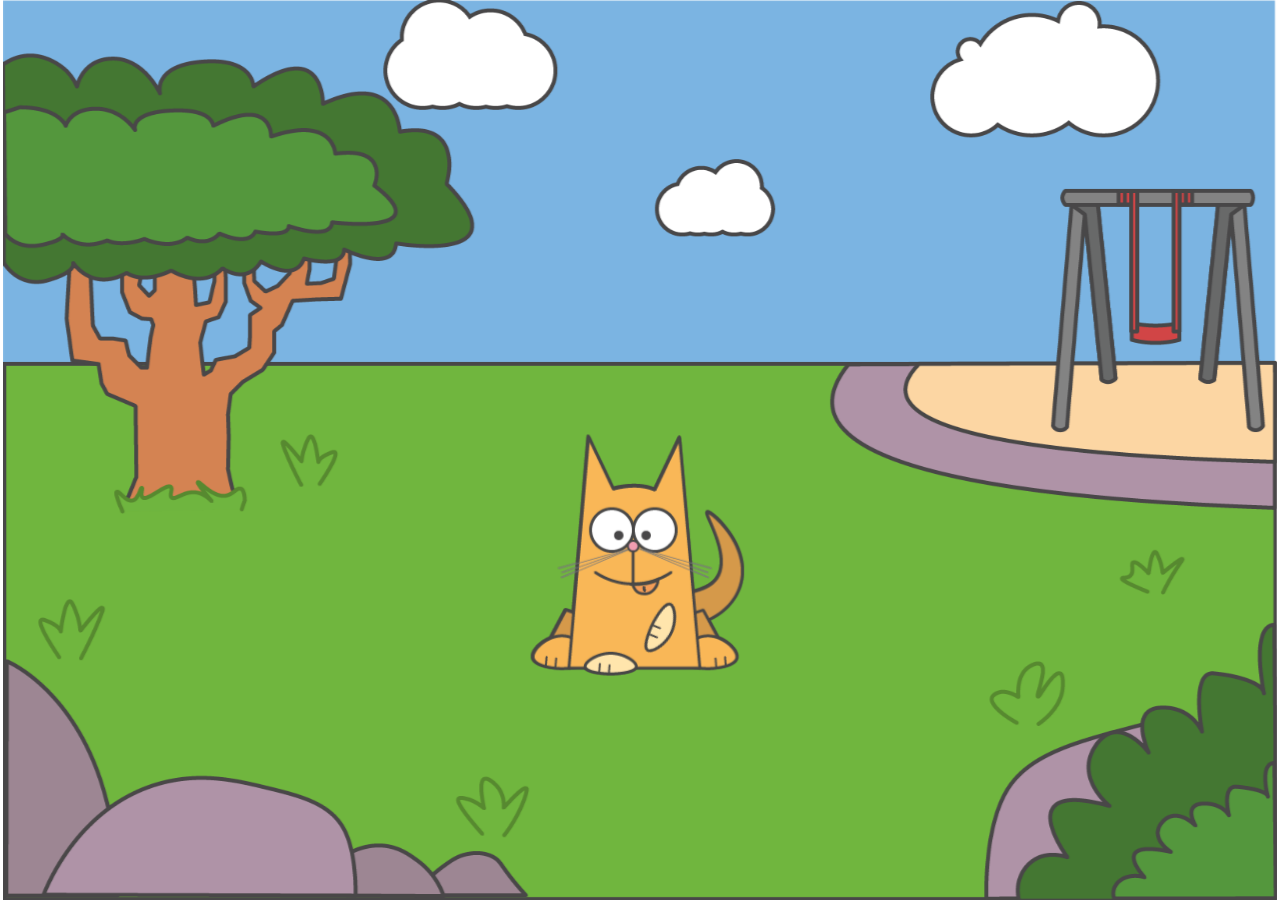
<file: wassen/data.html>
<html xmlns="http://www.w3.org/1999/xhtml"><meta charset="UTF-8"><head>    <style>        body{            background-color:#fff;            margin: 0px;            height: 100%;            overflow: hidden;        }        #lottie{            background-color:#fff;            width:100%;            height:100%;            display:block;            overflow: hidden;            transform: translate3d(0,0,0);            text-align: center;            opacity: 1;        }    </style></head><body><!-- build:scripto --><script>(typeof navigator !== "undefined") && (function(root, factory) {    if (typeof define === "function" && define.amd) {        define(function() {            return factory(root);        });    } else if (typeof module === "object" && module.exports) {        module.exports = factory(root);    } else {        root.lottie = factory(root);        root.bodymovin = root.lottie;    }}((window || {}), function(window) {	"use strict";var svgNS="http://www.w3.org/2000/svg",locationHref="",initialDefaultFrame=-999999,subframeEnabled=!0,expressionsPlugin,isSafari=/^((?!chrome|android).)*safari/i.test(navigator.userAgent),cachedColors={},bm_rounder=Math.round,bm_rnd,bm_pow=Math.pow,bm_sqrt=Math.sqrt,bm_abs=Math.abs,bm_floor=Math.floor,bm_max=Math.max,bm_min=Math.min,blitter=10,BMMath={};function ProjectInterface(){return{}}!function(){var t,e=["abs","acos","acosh","asin","asinh","atan","atanh","atan2","ceil","cbrt","expm1","clz32","cos","cosh","exp","floor","fround","hypot","imul","log","log1p","log2","log10","max","min","pow","random","round","sign","sin","sinh","sqrt","tan","tanh","trunc","E","LN10","LN2","LOG10E","LOG2E","PI","SQRT1_2","SQRT2"],r=e.length;for(t=0;t<r;t+=1)BMMath[e[t]]=Math[e[t]]}(),BMMath.random=Math.random,BMMath.abs=function(t){if("object"===typeof t&&t.length){var e,r=createSizedArray(t.length),i=t.length;for(e=0;e<i;e+=1)r[e]=Math.abs(t[e]);return r}return Math.abs(t)};var defaultCurveSegments=150,degToRads=Math.PI/180,roundCorner=.5519;function roundValues(t){bm_rnd=t?Math.round:function(t){return t}}function styleDiv(t){t.style.position="absolute",t.style.top=0,t.style.left=0,t.style.display="block",t.style.transformOrigin=t.style.webkitTransformOrigin="0 0",t.style.backfaceVisibility=t.style.webkitBackfaceVisibility="visible",t.style.transformStyle=t.style.webkitTransformStyle=t.style.mozTransformStyle="preserve-3d"}function BMEnterFrameEvent(t,e,r,i){this.type=t,this.currentTime=e,this.totalTime=r,this.direction=i<0?-1:1}function BMCompleteEvent(t,e){this.type=t,this.direction=e<0?-1:1}function BMCompleteLoopEvent(t,e,r,i){this.type=t,this.currentLoop=r,this.totalLoops=e,this.direction=i<0?-1:1}function BMSegmentStartEvent(t,e,r){this.type=t,this.firstFrame=e,this.totalFrames=r}function BMDestroyEvent(t,e){this.type=t,this.target=e}function BMRenderFrameErrorEvent(t,e){this.type="renderFrameError",this.nativeError=t,this.currentTime=e}function BMConfigErrorEvent(t){this.type="configError",this.nativeError=t}function BMAnimationConfigErrorEvent(t,e){this.type=t,this.nativeError=e,this.currentTime=currentTime}roundValues(!1);var createElementID=(G=0,function(){return"__lottie_element_"+ ++G}),G;function HSVtoRGB(t,e,r){var i,s,a,n,o,h,l,p;switch(h=r*(1-e),l=r*(1-(o=6*t-(n=Math.floor(6*t)))*e),p=r*(1-(1-o)*e),n%6){case 0:i=r,s=p,a=h;break;case 1:i=l,s=r,a=h;break;case 2:i=h,s=r,a=p;break;case 3:i=h,s=l,a=r;break;case 4:i=p,s=h,a=r;break;case 5:i=r,s=h,a=l}return[i,s,a]}function RGBtoHSV(t,e,r){var i,s=Math.max(t,e,r),a=Math.min(t,e,r),n=s-a,o=0===s?0:n/s,h=s/255;switch(s){case a:i=0;break;case t:i=e-r+n*(e<r?6:0),i/=6*n;break;case e:i=r-t+2*n,i/=6*n;break;case r:i=t-e+4*n,i/=6*n}return[i,o,h]}function addSaturationToRGB(t,e){var r=RGBtoHSV(255*t[0],255*t[1],255*t[2]);return r[1]+=e,1<r[1]?r[1]=1:r[1]<=0&&(r[1]=0),HSVtoRGB(r[0],r[1],r[2])}function addBrightnessToRGB(t,e){var r=RGBtoHSV(255*t[0],255*t[1],255*t[2]);return r[2]+=e,1<r[2]?r[2]=1:r[2]<0&&(r[2]=0),HSVtoRGB(r[0],r[1],r[2])}function addHueToRGB(t,e){var r=RGBtoHSV(255*t[0],255*t[1],255*t[2]);return r[0]+=e/360,1<r[0]?r[0]-=1:r[0]<0&&(r[0]+=1),HSVtoRGB(r[0],r[1],r[2])}var rgbToHex=function(){var t,e,i=[];for(t=0;t<256;t+=1)e=t.toString(16),i[t]=1==e.length?"0"+e:e;return function(t,e,r){return t<0&&(t=0),e<0&&(e=0),r<0&&(r=0),"#"+i[t]+i[e]+i[r]}}();function BaseEvent(){}BaseEvent.prototype={triggerEvent:function(t,e){if(this._cbs[t])for(var r=this._cbs[t].length,i=0;i<r;i++)this._cbs[t][i](e)},addEventListener:function(t,e){return this._cbs[t]||(this._cbs[t]=[]),this._cbs[t].push(e),function(){this.removeEventListener(t,e)}.bind(this)},removeEventListener:function(t,e){if(e){if(this._cbs[t]){for(var r=0,i=this._cbs[t].length;r<i;)this._cbs[t][r]===e&&(this._cbs[t].splice(r,1),r-=1,i-=1),r+=1;this._cbs[t].length||(this._cbs[t]=null)}}else this._cbs[t]=null}};var createTypedArray="function"==typeof Uint8ClampedArray&&"function"==typeof Float32Array?function(t,e){return"float32"===t?new Float32Array(e):"int16"===t?new Int16Array(e):"uint8c"===t?new Uint8ClampedArray(e):void 0}:function(t,e){var r,i=0,s=[];switch(t){case"int16":case"uint8c":r=1;break;default:r=1.1}for(i=0;i<e;i+=1)s.push(r);return s};function createSizedArray(t){return Array.apply(null,{length:t})}function createNS(t){return document.createElementNS(svgNS,t)}function createTag(t){return document.createElement(t)}function DynamicPropertyContainer(){}DynamicPropertyContainer.prototype={addDynamicProperty:function(t){-1===this.dynamicProperties.indexOf(t)&&(this.dynamicProperties.push(t),this.container.addDynamicProperty(this),this._isAnimated=!0)},iterateDynamicProperties:function(){this._mdf=!1;var t,e=this.dynamicProperties.length;for(t=0;t<e;t+=1)this.dynamicProperties[t].getValue(),this.dynamicProperties[t]._mdf&&(this._mdf=!0)},initDynamicPropertyContainer:function(t){this.container=t,this.dynamicProperties=[],this._mdf=!1,this._isAnimated=!1}};var getBlendMode=(Pa={0:"source-over",1:"multiply",2:"screen",3:"overlay",4:"darken",5:"lighten",6:"color-dodge",7:"color-burn",8:"hard-light",9:"soft-light",10:"difference",11:"exclusion",12:"hue",13:"saturation",14:"color",15:"luminosity"},function(t){return Pa[t]||""}),Pa,Matrix=function(){var s=Math.cos,a=Math.sin,n=Math.tan,i=Math.round;function t(){return this.props[0]=1,this.props[1]=0,this.props[2]=0,this.props[3]=0,this.props[4]=0,this.props[5]=1,this.props[6]=0,this.props[7]=0,this.props[8]=0,this.props[9]=0,this.props[10]=1,this.props[11]=0,this.props[12]=0,this.props[13]=0,this.props[14]=0,this.props[15]=1,this}function e(t){if(0===t)return this;var e=s(t),r=a(t);return this._t(e,-r,0,0,r,e,0,0,0,0,1,0,0,0,0,1)}function r(t){if(0===t)return this;var e=s(t),r=a(t);return this._t(1,0,0,0,0,e,-r,0,0,r,e,0,0,0,0,1)}function o(t){if(0===t)return this;var e=s(t),r=a(t);return this._t(e,0,r,0,0,1,0,0,-r,0,e,0,0,0,0,1)}function h(t){if(0===t)return this;var e=s(t),r=a(t);return this._t(e,-r,0,0,r,e,0,0,0,0,1,0,0,0,0,1)}function l(t,e){return this._t(1,e,t,1,0,0)}function p(t,e){return this.shear(n(t),n(e))}function m(t,e){var r=s(e),i=a(e);return this._t(r,i,0,0,-i,r,0,0,0,0,1,0,0,0,0,1)._t(1,0,0,0,n(t),1,0,0,0,0,1,0,0,0,0,1)._t(r,-i,0,0,i,r,0,0,0,0,1,0,0,0,0,1)}function f(t,e,r){return r||0===r||(r=1),1===t&&1===e&&1===r?this:this._t(t,0,0,0,0,e,0,0,0,0,r,0,0,0,0,1)}function c(t,e,r,i,s,a,n,o,h,l,p,m,f,c,d,u){return this.props[0]=t,this.props[1]=e,this.props[2]=r,this.props[3]=i,this.props[4]=s,this.props[5]=a,this.props[6]=n,this.props[7]=o,this.props[8]=h,this.props[9]=l,this.props[10]=p,this.props[11]=m,this.props[12]=f,this.props[13]=c,this.props[14]=d,this.props[15]=u,this}function d(t,e,r){return r=r||0,0!==t||0!==e||0!==r?this._t(1,0,0,0,0,1,0,0,0,0,1,0,t,e,r,1):this}function u(t,e,r,i,s,a,n,o,h,l,p,m,f,c,d,u){var y=this.props;if(1===t&&0===e&&0===r&&0===i&&0===s&&1===a&&0===n&&0===o&&0===h&&0===l&&1===p&&0===m)return y[12]=y[12]*t+y[15]*f,y[13]=y[13]*a+y[15]*c,y[14]=y[14]*p+y[15]*d,y[15]=y[15]*u,this._identityCalculated=!1,this;var g=y[0],v=y[1],b=y[2],E=y[3],x=y[4],S=y[5],P=y[6],_=y[7],A=y[8],C=y[9],T=y[10],k=y[11],M=y[12],D=y[13],w=y[14],F=y[15];return y[0]=g*t+v*s+b*h+E*f,y[1]=g*e+v*a+b*l+E*c,y[2]=g*r+v*n+b*p+E*d,y[3]=g*i+v*o+b*m+E*u,y[4]=x*t+S*s+P*h+_*f,y[5]=x*e+S*a+P*l+_*c,y[6]=x*r+S*n+P*p+_*d,y[7]=x*i+S*o+P*m+_*u,y[8]=A*t+C*s+T*h+k*f,y[9]=A*e+C*a+T*l+k*c,y[10]=A*r+C*n+T*p+k*d,y[11]=A*i+C*o+T*m+k*u,y[12]=M*t+D*s+w*h+F*f,y[13]=M*e+D*a+w*l+F*c,y[14]=M*r+D*n+w*p+F*d,y[15]=M*i+D*o+w*m+F*u,this._identityCalculated=!1,this}function y(){return this._identityCalculated||(this._identity=!(1!==this.props[0]||0!==this.props[1]||0!==this.props[2]||0!==this.props[3]||0!==this.props[4]||1!==this.props[5]||0!==this.props[6]||0!==this.props[7]||0!==this.props[8]||0!==this.props[9]||1!==this.props[10]||0!==this.props[11]||0!==this.props[12]||0!==this.props[13]||0!==this.props[14]||1!==this.props[15]),this._identityCalculated=!0),this._identity}function g(t){for(var e=0;e<16;){if(t.props[e]!==this.props[e])return!1;e+=1}return!0}function v(t){var e;for(e=0;e<16;e+=1)t.props[e]=this.props[e]}function b(t){var e;for(e=0;e<16;e+=1)this.props[e]=t[e]}function E(t,e,r){return{x:t*this.props[0]+e*this.props[4]+r*this.props[8]+this.props[12],y:t*this.props[1]+e*this.props[5]+r*this.props[9]+this.props[13],z:t*this.props[2]+e*this.props[6]+r*this.props[10]+this.props[14]}}function x(t,e,r){return t*this.props[0]+e*this.props[4]+r*this.props[8]+this.props[12]}function S(t,e,r){return t*this.props[1]+e*this.props[5]+r*this.props[9]+this.props[13]}function P(t,e,r){return t*this.props[2]+e*this.props[6]+r*this.props[10]+this.props[14]}function _(){var t=this.props[0]*this.props[5]-this.props[1]*this.props[4],e=this.props[5]/t,r=-this.props[1]/t,i=-this.props[4]/t,s=this.props[0]/t,a=(this.props[4]*this.props[13]-this.props[5]*this.props[12])/t,n=-(this.props[0]*this.props[13]-this.props[1]*this.props[12])/t,o=new Matrix;return o.props[0]=e,o.props[1]=r,o.props[4]=i,o.props[5]=s,o.props[12]=a,o.props[13]=n,o}function A(t){return this.getInverseMatrix().applyToPointArray(t[0],t[1],t[2]||0)}function C(t){var e,r=t.length,i=[];for(e=0;e<r;e+=1)i[e]=A(t[e]);return i}function T(t,e,r){var i=createTypedArray("float32",6);if(this.isIdentity())i[0]=t[0],i[1]=t[1],i[2]=e[0],i[3]=e[1],i[4]=r[0],i[5]=r[1];else{var s=this.props[0],a=this.props[1],n=this.props[4],o=this.props[5],h=this.props[12],l=this.props[13];i[0]=t[0]*s+t[1]*n+h,i[1]=t[0]*a+t[1]*o+l,i[2]=e[0]*s+e[1]*n+h,i[3]=e[0]*a+e[1]*o+l,i[4]=r[0]*s+r[1]*n+h,i[5]=r[0]*a+r[1]*o+l}return i}function k(t,e,r){return this.isIdentity()?[t,e,r]:[t*this.props[0]+e*this.props[4]+r*this.props[8]+this.props[12],t*this.props[1]+e*this.props[5]+r*this.props[9]+this.props[13],t*this.props[2]+e*this.props[6]+r*this.props[10]+this.props[14]]}function M(t,e){if(this.isIdentity())return t+","+e;var r=this.props;return Math.round(100*(t*r[0]+e*r[4]+r[12]))/100+","+Math.round(100*(t*r[1]+e*r[5]+r[13]))/100}function D(){for(var t=0,e=this.props,r="matrix3d(";t<16;)r+=i(1e4*e[t])/1e4,r+=15===t?")":",",t+=1;return r}function w(t){return t<1e-6&&0<t||-1e-6<t&&t<0?i(1e4*t)/1e4:t}function F(){var t=this.props;return"matrix("+w(t[0])+","+w(t[1])+","+w(t[4])+","+w(t[5])+","+w(t[12])+","+w(t[13])+")"}return function(){this.reset=t,this.rotate=e,this.rotateX=r,this.rotateY=o,this.rotateZ=h,this.skew=p,this.skewFromAxis=m,this.shear=l,this.scale=f,this.setTransform=c,this.translate=d,this.transform=u,this.applyToPoint=E,this.applyToX=x,this.applyToY=S,this.applyToZ=P,this.applyToPointArray=k,this.applyToTriplePoints=T,this.applyToPointStringified=M,this.toCSS=D,this.to2dCSS=F,this.clone=v,this.cloneFromProps=b,this.equals=g,this.inversePoints=C,this.inversePoint=A,this.getInverseMatrix=_,this._t=this.transform,this.isIdentity=y,this._identity=!0,this._identityCalculated=!1,this.props=createTypedArray("float32",16),this.reset()}}();!function(o,h){var l,p=this,m=256,f=6,c="random",d=h.pow(m,f),u=h.pow(2,52),y=2*u,g=m-1;function v(t){var e,r=t.length,n=this,i=0,s=n.i=n.j=0,a=n.S=[];for(r||(t=[r++]);i<m;)a[i]=i++;for(i=0;i<m;i++)a[i]=a[s=g&s+t[i%r]+(e=a[i])],a[s]=e;n.g=function(t){for(var e,r=0,i=n.i,s=n.j,a=n.S;t--;)e=a[i=g&i+1],r=r*m+a[g&(a[i]=a[s=g&s+e])+(a[s]=e)];return n.i=i,n.j=s,r}}function b(t,e){return e.i=t.i,e.j=t.j,e.S=t.S.slice(),e}function E(t,e){for(var r,i=t+"",s=0;s<i.length;)e[g&s]=g&(r^=19*e[g&s])+i.charCodeAt(s++);return x(e)}function x(t){return String.fromCharCode.apply(0,t)}h["seed"+c]=function(t,e,r){var i=[],s=E(function t(e,r){var i,s=[],a=typeof e;if(r&&"object"==a)for(i in e)try{s.push(t(e[i],r-1))}catch(t){}return s.length?s:"string"==a?e:e+"\0"}((e=!0===e?{entropy:!0}:e||{}).entropy?[t,x(o)]:null===t?function(){try{if(l)return x(l.randomBytes(m));var t=new Uint8Array(m);return(p.crypto||p.msCrypto).getRandomValues(t),x(t)}catch(t){var e=p.navigator,r=e&&e.plugins;return[+new Date,p,r,p.screen,x(o)]}}():t,3),i),a=new v(i),n=function(){for(var t=a.g(f),e=d,r=0;t<u;)t=(t+r)*m,e*=m,r=a.g(1);for(;y<=t;)t/=2,e/=2,r>>>=1;return(t+r)/e};return n.int32=function(){return 0|a.g(4)},n.quick=function(){return a.g(4)/4294967296},n.double=n,E(x(a.S),o),(e.pass||r||function(t,e,r,i){return i&&(i.S&&b(i,a),t.state=function(){return b(a,{})}),r?(h[c]=t,e):t})(n,s,"global"in e?e.global:this==h,e.state)},E(h.random(),o)}([],BMMath);var BezierFactory=function(){var t={getBezierEasing:function(t,e,r,i,s){var a=s||("bez_"+t+"_"+e+"_"+r+"_"+i).replace(/\./g,"p");if(o[a])return o[a];var n=new h([t,e,r,i]);return o[a]=n}},o={};var l=11,p=1/(l-1),e="function"==typeof Float32Array;function i(t,e){return 1-3*e+3*t}function s(t,e){return 3*e-6*t}function a(t){return 3*t}function m(t,e,r){return((i(e,r)*t+s(e,r))*t+a(e))*t}function f(t,e,r){return 3*i(e,r)*t*t+2*s(e,r)*t+a(e)}function h(t){this._p=t,this._mSampleValues=e?new Float32Array(l):new Array(l),this._precomputed=!1,this.get=this.get.bind(this)}return h.prototype={get:function(t){var e=this._p[0],r=this._p[1],i=this._p[2],s=this._p[3];return this._precomputed||this._precompute(),e===r&&i===s?t:0===t?0:1===t?1:m(this._getTForX(t),r,s)},_precompute:function(){var t=this._p[0],e=this._p[1],r=this._p[2],i=this._p[3];this._precomputed=!0,t===e&&r===i||this._calcSampleValues()},_calcSampleValues:function(){for(var t=this._p[0],e=this._p[2],r=0;r<l;++r)this._mSampleValues[r]=m(r*p,t,e)},_getTForX:function(t){for(var e=this._p[0],r=this._p[2],i=this._mSampleValues,s=0,a=1,n=l-1;a!==n&&i[a]<=t;++a)s+=p;var o=s+(t-i[--a])/(i[a+1]-i[a])*p,h=f(o,e,r);return.001<=h?function(t,e,r,i){for(var s=0;s<4;++s){var a=f(e,r,i);if(0===a)return e;e-=(m(e,r,i)-t)/a}return e}(t,o,e,r):0===h?o:function(t,e,r,i,s){for(var a,n,o=0;0<(a=m(n=e+(r-e)/2,i,s)-t)?r=n:e=n,1e-7<Math.abs(a)&&++o<10;);return n}(t,s,s+p,e,r)}},t}();function extendPrototype(t,e){var r,i,s=t.length;for(r=0;r<s;r+=1)for(var a in i=t[r].prototype)i.hasOwnProperty(a)&&(e.prototype[a]=i[a])}function getDescriptor(t,e){return Object.getOwnPropertyDescriptor(t,e)}function createProxyFunction(t){function e(){}return e.prototype=t,e}function bezFunction(){Math;function y(t,e,r,i,s,a){var n=t*i+e*s+r*a-s*i-a*t-r*e;return-.001<n&&n<.001}var p=function(t,e,r,i){var s,a,n,o,h,l,p=defaultCurveSegments,m=0,f=[],c=[],d=bezier_length_pool.newElement();for(n=r.length,s=0;s<p;s+=1){for(h=s/(p-1),a=l=0;a<n;a+=1)o=bm_pow(1-h,3)*t[a]+3*bm_pow(1-h,2)*h*r[a]+3*(1-h)*bm_pow(h,2)*i[a]+bm_pow(h,3)*e[a],f[a]=o,null!==c[a]&&(l+=bm_pow(f[a]-c[a],2)),c[a]=f[a];l&&(m+=l=bm_sqrt(l)),d.percents[s]=h,d.lengths[s]=m}return d.addedLength=m,d};function g(t){this.segmentLength=0,this.points=new Array(t)}function v(t,e){this.partialLength=t,this.point=e}var b,t=(b={},function(t,e,r,i){var s=(t[0]+"_"+t[1]+"_"+e[0]+"_"+e[1]+"_"+r[0]+"_"+r[1]+"_"+i[0]+"_"+i[1]).replace(/\./g,"p");if(!b[s]){var a,n,o,h,l,p,m,f=defaultCurveSegments,c=0,d=null;2===t.length&&(t[0]!=e[0]||t[1]!=e[1])&&y(t[0],t[1],e[0],e[1],t[0]+r[0],t[1]+r[1])&&y(t[0],t[1],e[0],e[1],e[0]+i[0],e[1]+i[1])&&(f=2);var u=new g(f);for(o=r.length,a=0;a<f;a+=1){for(m=createSizedArray(o),l=a/(f-1),n=p=0;n<o;n+=1)h=bm_pow(1-l,3)*t[n]+3*bm_pow(1-l,2)*l*(t[n]+r[n])+3*(1-l)*bm_pow(l,2)*(e[n]+i[n])+bm_pow(l,3)*e[n],m[n]=h,null!==d&&(p+=bm_pow(m[n]-d[n],2));c+=p=bm_sqrt(p),u.points[a]=new v(p,m),d=m}u.segmentLength=c,b[s]=u}return b[s]});function M(t,e){var r=e.percents,i=e.lengths,s=r.length,a=bm_floor((s-1)*t),n=t*e.addedLength,o=0;if(a===s-1||0===a||n===i[a])return r[a];for(var h=i[a]>n?-1:1,l=!0;l;)if(i[a]<=n&&i[a+1]>n?(o=(n-i[a])/(i[a+1]-i[a]),l=!1):a+=h,a<0||s-1<=a){if(a===s-1)return r[a];l=!1}return r[a]+(r[a+1]-r[a])*o}var D=createTypedArray("float32",8);return{getSegmentsLength:function(t){var e,r=segments_length_pool.newElement(),i=t.c,s=t.v,a=t.o,n=t.i,o=t._length,h=r.lengths,l=0;for(e=0;e<o-1;e+=1)h[e]=p(s[e],s[e+1],a[e],n[e+1]),l+=h[e].addedLength;return i&&o&&(h[e]=p(s[e],s[0],a[e],n[0]),l+=h[e].addedLength),r.totalLength=l,r},getNewSegment:function(t,e,r,i,s,a,n){var o,h=M(s=s<0?0:1<s?1:s,n),l=M(a=1<a?1:a,n),p=t.length,m=1-h,f=1-l,c=m*m*m,d=h*m*m*3,u=h*h*m*3,y=h*h*h,g=m*m*f,v=h*m*f+m*h*f+m*m*l,b=h*h*f+m*h*l+h*m*l,E=h*h*l,x=m*f*f,S=h*f*f+m*l*f+m*f*l,P=h*l*f+m*l*l+h*f*l,_=h*l*l,A=f*f*f,C=l*f*f+f*l*f+f*f*l,T=l*l*f+f*l*l+l*f*l,k=l*l*l;for(o=0;o<p;o+=1)D[4*o]=Math.round(1e3*(c*t[o]+d*r[o]+u*i[o]+y*e[o]))/1e3,D[4*o+1]=Math.round(1e3*(g*t[o]+v*r[o]+b*i[o]+E*e[o]))/1e3,D[4*o+2]=Math.round(1e3*(x*t[o]+S*r[o]+P*i[o]+_*e[o]))/1e3,D[4*o+3]=Math.round(1e3*(A*t[o]+C*r[o]+T*i[o]+k*e[o]))/1e3;return D},getPointInSegment:function(t,e,r,i,s,a){var n=M(s,a),o=1-n;return[Math.round(1e3*(o*o*o*t[0]+(n*o*o+o*n*o+o*o*n)*r[0]+(n*n*o+o*n*n+n*o*n)*i[0]+n*n*n*e[0]))/1e3,Math.round(1e3*(o*o*o*t[1]+(n*o*o+o*n*o+o*o*n)*r[1]+(n*n*o+o*n*n+n*o*n)*i[1]+n*n*n*e[1]))/1e3]},buildBezierData:t,pointOnLine2D:y,pointOnLine3D:function(t,e,r,i,s,a,n,o,h){if(0===r&&0===a&&0===h)return y(t,e,i,s,n,o);var l,p=Math.sqrt(Math.pow(i-t,2)+Math.pow(s-e,2)+Math.pow(a-r,2)),m=Math.sqrt(Math.pow(n-t,2)+Math.pow(o-e,2)+Math.pow(h-r,2)),f=Math.sqrt(Math.pow(n-i,2)+Math.pow(o-s,2)+Math.pow(h-a,2));return-1e-4<(l=m<p?f<p?p-m-f:f-m-p:m<f?f-m-p:m-p-f)&&l<1e-4}}}!function(){for(var a=0,t=["ms","moz","webkit","o"],e=0;e<t.length&&!window.requestAnimationFrame;++e)window.requestAnimationFrame=window[t[e]+"RequestAnimationFrame"],window.cancelAnimationFrame=window[t[e]+"CancelAnimationFrame"]||window[t[e]+"CancelRequestAnimationFrame"];window.requestAnimationFrame||(window.requestAnimationFrame=function(t,e){var r=(new Date).getTime(),i=Math.max(0,16-(r-a)),s=setTimeout(function(){t(r+i)},i);return a=r+i,s}),window.cancelAnimationFrame||(window.cancelAnimationFrame=function(t){clearTimeout(t)})}();var bez=bezFunction();function dataFunctionManager(){function m(t,e,r){var i,s,a,n,o,h,l=t.length;for(s=0;s<l;s+=1)if("ks"in(i=t[s])&&!i.completed){if(i.completed=!0,i.tt&&(t[s-1].td=i.tt),[],-1,i.hasMask){var p=i.masksProperties;for(n=p.length,a=0;a<n;a+=1)if(p[a].pt.k.i)d(p[a].pt.k);else for(h=p[a].pt.k.length,o=0;o<h;o+=1)p[a].pt.k[o].s&&d(p[a].pt.k[o].s[0]),p[a].pt.k[o].e&&d(p[a].pt.k[o].e[0])}0===i.ty?(i.layers=f(i.refId,e),m(i.layers,e,r)):4===i.ty?c(i.shapes):5==i.ty&&u(i,r)}}function f(t,e){for(var r=0,i=e.length;r<i;){if(e[r].id===t)return e[r].layers.__used?JSON.parse(JSON.stringify(e[r].layers)):(e[r].layers.__used=!0,e[r].layers);r+=1}}function c(t){var e,r,i;for(e=t.length-1;0<=e;e-=1)if("sh"==t[e].ty){if(t[e].ks.k.i)d(t[e].ks.k);else for(i=t[e].ks.k.length,r=0;r<i;r+=1)t[e].ks.k[r].s&&d(t[e].ks.k[r].s[0]),t[e].ks.k[r].e&&d(t[e].ks.k[r].e[0]);!0}else"gr"==t[e].ty&&c(t[e].it)}function d(t){var e,r=t.i.length;for(e=0;e<r;e+=1)t.i[e][0]+=t.v[e][0],t.i[e][1]+=t.v[e][1],t.o[e][0]+=t.v[e][0],t.o[e][1]+=t.v[e][1]}function o(t,e){var r=e?e.split("."):[100,100,100];return t[0]>r[0]||!(r[0]>t[0])&&(t[1]>r[1]||!(r[1]>t[1])&&(t[2]>r[2]||!(r[2]>t[2])&&void 0))}var h,r=function(){var i=[4,4,14];function s(t){var e,r,i,s=t.length;for(e=0;e<s;e+=1)5===t[e].ty&&(r=t[e],void 0,i=r.t.d,r.t.d={k:[{s:i,t:0}]})}return function(t){if(o(i,t.v)&&(s(t.layers),t.assets)){var e,r=t.assets.length;for(e=0;e<r;e+=1)t.assets[e].layers&&s(t.assets[e].layers)}}}(),i=(h=[4,7,99],function(t){if(t.chars&&!o(h,t.v)){var e,r,i,s,a,n=t.chars.length;for(e=0;e<n;e+=1)if(t.chars[e].data&&t.chars[e].data.shapes)for(i=(a=t.chars[e].data.shapes[0].it).length,r=0;r<i;r+=1)(s=a[r].ks.k).__converted||(d(a[r].ks.k),s.__converted=!0)}}),s=function(){var i=[4,1,9];function a(t){var e,r,i,s=t.length;for(e=0;e<s;e+=1)if("gr"===t[e].ty)a(t[e].it);else if("fl"===t[e].ty||"st"===t[e].ty)if(t[e].c.k&&t[e].c.k[0].i)for(i=t[e].c.k.length,r=0;r<i;r+=1)t[e].c.k[r].s&&(t[e].c.k[r].s[0]/=255,t[e].c.k[r].s[1]/=255,t[e].c.k[r].s[2]/=255,t[e].c.k[r].s[3]/=255),t[e].c.k[r].e&&(t[e].c.k[r].e[0]/=255,t[e].c.k[r].e[1]/=255,t[e].c.k[r].e[2]/=255,t[e].c.k[r].e[3]/=255);else t[e].c.k[0]/=255,t[e].c.k[1]/=255,t[e].c.k[2]/=255,t[e].c.k[3]/=255}function s(t){var e,r=t.length;for(e=0;e<r;e+=1)4===t[e].ty&&a(t[e].shapes)}return function(t){if(o(i,t.v)&&(s(t.layers),t.assets)){var e,r=t.assets.length;for(e=0;e<r;e+=1)t.assets[e].layers&&s(t.assets[e].layers)}}}(),a=function(){var i=[4,4,18];function l(t){var e,r,i;for(e=t.length-1;0<=e;e-=1)if("sh"==t[e].ty){if(t[e].ks.k.i)t[e].ks.k.c=t[e].closed;else for(i=t[e].ks.k.length,r=0;r<i;r+=1)t[e].ks.k[r].s&&(t[e].ks.k[r].s[0].c=t[e].closed),t[e].ks.k[r].e&&(t[e].ks.k[r].e[0].c=t[e].closed);!0}else"gr"==t[e].ty&&l(t[e].it)}function s(t){var e,r,i,s,a,n,o=t.length;for(r=0;r<o;r+=1){if((e=t[r]).hasMask){var h=e.masksProperties;for(s=h.length,i=0;i<s;i+=1)if(h[i].pt.k.i)h[i].pt.k.c=h[i].cl;else for(n=h[i].pt.k.length,a=0;a<n;a+=1)h[i].pt.k[a].s&&(h[i].pt.k[a].s[0].c=h[i].cl),h[i].pt.k[a].e&&(h[i].pt.k[a].e[0].c=h[i].cl)}4===e.ty&&l(e.shapes)}}return function(t){if(o(i,t.v)&&(s(t.layers),t.assets)){var e,r=t.assets.length;for(e=0;e<r;e+=1)t.assets[e].layers&&s(t.assets[e].layers)}}}();function u(t,e){0!==t.t.a.length||"m"in t.t.p||(t.singleShape=!0)}var t={completeData:function(t,e){t.__complete||(s(t),r(t),i(t),a(t),m(t.layers,t.assets,e),t.__complete=!0)}};return t.checkColors=s,t.checkChars=i,t.checkShapes=a,t.completeLayers=m,t}var dataManager=dataFunctionManager(),FontManager=function(){var a={w:0,size:0,shapes:[]},t=[];function u(t,e){var r=createTag("span");r.style.fontFamily=e;var i=createTag("span");i.innerHTML="giItT1WQy@!-/#",r.style.position="absolute",r.style.left="-10000px",r.style.top="-10000px",r.style.fontSize="300px",r.style.fontVariant="normal",r.style.fontStyle="normal",r.style.fontWeight="normal",r.style.letterSpacing="0",r.appendChild(i),document.body.appendChild(r);var s=i.offsetWidth;return i.style.fontFamily=t+", "+e,{node:i,w:s,parent:r}}t=t.concat([2304,2305,2306,2307,2362,2363,2364,2364,2366,2367,2368,2369,2370,2371,2372,2373,2374,2375,2376,2377,2378,2379,2380,2381,2382,2383,2387,2388,2389,2390,2391,2402,2403]);var e=function(){this.fonts=[],this.chars=null,this.typekitLoaded=0,this.isLoaded=!1,this.initTime=Date.now()};return e.getCombinedCharacterCodes=function(){return t},e.prototype.addChars=function(t){if(t){this.chars||(this.chars=[]);var e,r,i,s=t.length,a=this.chars.length;for(e=0;e<s;e+=1){for(r=0,i=!1;r<a;)this.chars[r].style===t[e].style&&this.chars[r].fFamily===t[e].fFamily&&this.chars[r].ch===t[e].ch&&(i=!0),r+=1;i||(this.chars.push(t[e]),a+=1)}}},e.prototype.addFonts=function(t,e){if(t){if(this.chars)return this.isLoaded=!0,void(this.fonts=t.list);var r,i,s,a,n=t.list,o=n.length,h=o;for(r=0;r<o;r+=1){var l,p,m=!0;if(n[r].loaded=!1,n[r].monoCase=u(n[r].fFamily,"monospace"),n[r].sansCase=u(n[r].fFamily,"sans-serif"),n[r].fPath){if("p"===n[r].fOrigin||3===n[r].origin){if(0<(l=document.querySelectorAll('style[f-forigin="p"][f-family="'+n[r].fFamily+'"], style[f-origin="3"][f-family="'+n[r].fFamily+'"]')).length&&(m=!1),m){var f=createTag("style");f.setAttribute("f-forigin",n[r].fOrigin),f.setAttribute("f-origin",n[r].origin),f.setAttribute("f-family",n[r].fFamily),f.type="text/css",f.innerHTML="@font-face {font-family: "+n[r].fFamily+"; font-style: normal; src: url('"+n[r].fPath+"');}",e.appendChild(f)}}else if("g"===n[r].fOrigin||1===n[r].origin){for(l=document.querySelectorAll('link[f-forigin="g"], link[f-origin="1"]'),p=0;p<l.length;p++)-1!==l[p].href.indexOf(n[r].fPath)&&(m=!1);if(m){var c=createTag("link");c.setAttribute("f-forigin",n[r].fOrigin),c.setAttribute("f-origin",n[r].origin),c.type="text/css",c.rel="stylesheet",c.href=n[r].fPath,document.body.appendChild(c)}}else if("t"===n[r].fOrigin||2===n[r].origin){for(l=document.querySelectorAll('script[f-forigin="t"], script[f-origin="2"]'),p=0;p<l.length;p++)n[r].fPath===l[p].src&&(m=!1);if(m){var d=createTag("link");d.setAttribute("f-forigin",n[r].fOrigin),d.setAttribute("f-origin",n[r].origin),d.setAttribute("rel","stylesheet"),d.setAttribute("href",n[r].fPath),e.appendChild(d)}}}else n[r].loaded=!0,h-=1;n[r].helper=(i=e,s=n[r],a=void 0,(a=createNS("text")).style.fontSize="100px",a.setAttribute("font-family",s.fFamily),a.setAttribute("font-style",s.fStyle),a.setAttribute("font-weight",s.fWeight),a.textContent="1",s.fClass?(a.style.fontFamily="inherit",a.setAttribute("class",s.fClass)):a.style.fontFamily=s.fFamily,i.appendChild(a),createTag("canvas").getContext("2d").font=s.fWeight+" "+s.fStyle+" 100px "+s.fFamily,a),n[r].cache={},this.fonts.push(n[r])}0===h?this.isLoaded=!0:setTimeout(this.checkLoadedFonts.bind(this),100)}else this.isLoaded=!0},e.prototype.getCharData=function(t,e,r){for(var i=0,s=this.chars.length;i<s;){if(this.chars[i].ch===t&&this.chars[i].style===e&&this.chars[i].fFamily===r)return this.chars[i];i+=1}return("string"==typeof t&&13!==t.charCodeAt(0)||!t)&&console&&console.warn&&console.warn("Missing character from exported characters list: ",t,e,r),a},e.prototype.getFontByName=function(t){for(var e=0,r=this.fonts.length;e<r;){if(this.fonts[e].fName===t)return this.fonts[e];e+=1}return this.fonts[0]},e.prototype.measureText=function(t,e,r){var i=this.getFontByName(e),s=t.charCodeAt(0);if(!i.cache[s+1]){var a=i.helper;if(" "===t){a.textContent="|"+t+"|";var n=a.getComputedTextLength();a.textContent="||";var o=a.getComputedTextLength();i.cache[s+1]=(n-o)/100}else a.textContent=t,i.cache[s+1]=a.getComputedTextLength()/100}return i.cache[s+1]*r},e.prototype.checkLoadedFonts=function(){var t,e,r,i=this.fonts.length,s=i;for(t=0;t<i;t+=1)this.fonts[t].loaded?s-=1:"n"===this.fonts[t].fOrigin||0===this.fonts[t].origin?this.fonts[t].loaded=!0:(e=this.fonts[t].monoCase.node,r=this.fonts[t].monoCase.w,e.offsetWidth!==r?(s-=1,this.fonts[t].loaded=!0):(e=this.fonts[t].sansCase.node,r=this.fonts[t].sansCase.w,e.offsetWidth!==r&&(s-=1,this.fonts[t].loaded=!0)),this.fonts[t].loaded&&(this.fonts[t].sansCase.parent.parentNode.removeChild(this.fonts[t].sansCase.parent),this.fonts[t].monoCase.parent.parentNode.removeChild(this.fonts[t].monoCase.parent)));0!==s&&Date.now()-this.initTime<5e3?setTimeout(this.checkLoadedFonts.bind(this),20):setTimeout(function(){this.isLoaded=!0}.bind(this),0)},e.prototype.loaded=function(){return this.isLoaded},e}(),PropertyFactory=function(){var m=initialDefaultFrame,s=Math.abs;function f(t,e){var r,i=this.offsetTime;"multidimensional"===this.propType&&(r=createTypedArray("float32",this.pv.length));for(var s,a,n,o,h,l,p,m,f=e.lastIndex,c=f,d=this.keyframes.length-1,u=!0;u;){if(s=this.keyframes[c],a=this.keyframes[c+1],c===d-1&&t>=a.t-i){s.h&&(s=a),f=0;break}if(a.t-i>t){f=c;break}c<d-1?c+=1:(f=0,u=!1)}var y,g,v,b,E,x,S,P,_,A,C=a.t-i,T=s.t-i;if(s.to){s.bezierData||(s.bezierData=bez.buildBezierData(s.s,a.s||s.e,s.to,s.ti));var k=s.bezierData;if(C<=t||t<T){var M=C<=t?k.points.length-1:0;for(o=k.points[M].point.length,n=0;n<o;n+=1)r[n]=k.points[M].point[n]}else{s.__fnct?m=s.__fnct:(m=BezierFactory.getBezierEasing(s.o.x,s.o.y,s.i.x,s.i.y,s.n).get,s.__fnct=m),h=m((t-T)/(C-T));var D,w=k.segmentLength*h,F=e.lastFrame<t&&e._lastKeyframeIndex===c?e._lastAddedLength:0;for(p=e.lastFrame<t&&e._lastKeyframeIndex===c?e._lastPoint:0,u=!0,l=k.points.length;u;){if(F+=k.points[p].partialLength,0===w||0===h||p===k.points.length-1){for(o=k.points[p].point.length,n=0;n<o;n+=1)r[n]=k.points[p].point[n];break}if(F<=w&&w<F+k.points[p+1].partialLength){for(D=(w-F)/k.points[p+1].partialLength,o=k.points[p].point.length,n=0;n<o;n+=1)r[n]=k.points[p].point[n]+(k.points[p+1].point[n]-k.points[p].point[n])*D;break}p<l-1?p+=1:u=!1}e._lastPoint=p,e._lastAddedLength=F-k.points[p].partialLength,e._lastKeyframeIndex=c}}else{var I,V,R,B,L;if(d=s.s.length,y=a.s||s.e,this.sh&&1!==s.h)if(C<=t)r[0]=y[0],r[1]=y[1],r[2]=y[2];else if(t<=T)r[0]=s.s[0],r[1]=s.s[1],r[2]=s.s[2];else{var G=N(s.s),z=N(y);g=r,v=function(t,e,r){var i,s,a,n,o,h=[],l=t[0],p=t[1],m=t[2],f=t[3],c=e[0],d=e[1],u=e[2],y=e[3];(s=l*c+p*d+m*u+f*y)<0&&(s=-s,c=-c,d=-d,u=-u,y=-y);o=1e-6<1-s?(i=Math.acos(s),a=Math.sin(i),n=Math.sin((1-r)*i)/a,Math.sin(r*i)/a):(n=1-r,r);return h[0]=n*l+o*c,h[1]=n*p+o*d,h[2]=n*m+o*u,h[3]=n*f+o*y,h}(G,z,(t-T)/(C-T)),b=v[0],E=v[1],x=v[2],S=v[3],P=Math.atan2(2*E*S-2*b*x,1-2*E*E-2*x*x),_=Math.asin(2*b*E+2*x*S),A=Math.atan2(2*b*S-2*E*x,1-2*b*b-2*x*x),g[0]=P/degToRads,g[1]=_/degToRads,g[2]=A/degToRads}else for(c=0;c<d;c+=1)1!==s.h&&(h=C<=t?1:t<T?0:(s.o.x.constructor===Array?(s.__fnct||(s.__fnct=[]),s.__fnct[c]?m=s.__fnct[c]:(I=void 0===s.o.x[c]?s.o.x[0]:s.o.x[c],V=void 0===s.o.y[c]?s.o.y[0]:s.o.y[c],R=void 0===s.i.x[c]?s.i.x[0]:s.i.x[c],B=void 0===s.i.y[c]?s.i.y[0]:s.i.y[c],m=BezierFactory.getBezierEasing(I,V,R,B).get,s.__fnct[c]=m)):s.__fnct?m=s.__fnct:(I=s.o.x,V=s.o.y,R=s.i.x,B=s.i.y,m=BezierFactory.getBezierEasing(I,V,R,B).get,s.__fnct=m),m((t-T)/(C-T)))),y=a.s||s.e,L=1===s.h?s.s[c]:s.s[c]+(y[c]-s.s[c])*h,"multidimensional"===this.propType?r[c]=L:r=L}return e.lastIndex=f,r}function N(t){var e=t[0]*degToRads,r=t[1]*degToRads,i=t[2]*degToRads,s=Math.cos(e/2),a=Math.cos(r/2),n=Math.cos(i/2),o=Math.sin(e/2),h=Math.sin(r/2),l=Math.sin(i/2);return[o*h*n+s*a*l,o*a*n+s*h*l,s*h*n-o*a*l,s*a*n-o*h*l]}function c(){var t=this.comp.renderedFrame-this.offsetTime,e=this.keyframes[0].t-this.offsetTime,r=this.keyframes[this.keyframes.length-1].t-this.offsetTime;if(!(t===this._caching.lastFrame||this._caching.lastFrame!==m&&(this._caching.lastFrame>=r&&r<=t||this._caching.lastFrame<e&&t<e))){this._caching.lastFrame>=t&&(this._caching._lastKeyframeIndex=-1,this._caching.lastIndex=0);var i=this.interpolateValue(t,this._caching);this.pv=i}return this._caching.lastFrame=t,this.pv}function d(t){var e;if("unidimensional"===this.propType)e=t*this.mult,1e-5<s(this.v-e)&&(this.v=e,this._mdf=!0);else for(var r=0,i=this.v.length;r<i;)e=t[r]*this.mult,1e-5<s(this.v[r]-e)&&(this.v[r]=e,this._mdf=!0),r+=1}function u(){if(this.elem.globalData.frameId!==this.frameId&&this.effectsSequence.length)if(this.lock)this.setVValue(this.pv);else{this.lock=!0,this._mdf=this._isFirstFrame;var t,e=this.effectsSequence.length,r=this.kf?this.pv:this.data.k;for(t=0;t<e;t+=1)r=this.effectsSequence[t](r);this.setVValue(r),this._isFirstFrame=!1,this.lock=!1,this.frameId=this.elem.globalData.frameId}}function y(t){this.effectsSequence.push(t),this.container.addDynamicProperty(this)}function n(t,e,r,i){this.propType="unidimensional",this.mult=r||1,this.data=e,this.v=r?e.k*r:e.k,this.pv=e.k,this._mdf=!1,this.elem=t,this.container=i,this.comp=t.comp,this.k=!1,this.kf=!1,this.vel=0,this.effectsSequence=[],this._isFirstFrame=!0,this.getValue=u,this.setVValue=d,this.addEffect=y}function o(t,e,r,i){this.propType="multidimensional",this.mult=r||1,this.data=e,this._mdf=!1,this.elem=t,this.container=i,this.comp=t.comp,this.k=!1,this.kf=!1,this.frameId=-1;var s,a=e.k.length;this.v=createTypedArray("float32",a),this.pv=createTypedArray("float32",a);createTypedArray("float32",a);for(this.vel=createTypedArray("float32",a),s=0;s<a;s+=1)this.v[s]=e.k[s]*this.mult,this.pv[s]=e.k[s];this._isFirstFrame=!0,this.effectsSequence=[],this.getValue=u,this.setVValue=d,this.addEffect=y}function h(t,e,r,i){this.propType="unidimensional",this.keyframes=e.k,this.offsetTime=t.data.st,this.frameId=-1,this._caching={lastFrame:m,lastIndex:0,value:0,_lastKeyframeIndex:-1},this.k=!0,this.kf=!0,this.data=e,this.mult=r||1,this.elem=t,this.container=i,this.comp=t.comp,this.v=m,this.pv=m,this._isFirstFrame=!0,this.getValue=u,this.setVValue=d,this.interpolateValue=f,this.effectsSequence=[c.bind(this)],this.addEffect=y}function l(t,e,r,i){this.propType="multidimensional";var s,a,n,o,h,l=e.k.length;for(s=0;s<l-1;s+=1)e.k[s].to&&e.k[s].s&&e.k[s+1]&&e.k[s+1].s&&(a=e.k[s].s,n=e.k[s+1].s,o=e.k[s].to,h=e.k[s].ti,(2===a.length&&(a[0]!==n[0]||a[1]!==n[1])&&bez.pointOnLine2D(a[0],a[1],n[0],n[1],a[0]+o[0],a[1]+o[1])&&bez.pointOnLine2D(a[0],a[1],n[0],n[1],n[0]+h[0],n[1]+h[1])||3===a.length&&(a[0]!==n[0]||a[1]!==n[1]||a[2]!==n[2])&&bez.pointOnLine3D(a[0],a[1],a[2],n[0],n[1],n[2],a[0]+o[0],a[1]+o[1],a[2]+o[2])&&bez.pointOnLine3D(a[0],a[1],a[2],n[0],n[1],n[2],n[0]+h[0],n[1]+h[1],n[2]+h[2]))&&(e.k[s].to=null,e.k[s].ti=null),a[0]===n[0]&&a[1]===n[1]&&0===o[0]&&0===o[1]&&0===h[0]&&0===h[1]&&(2===a.length||a[2]===n[2]&&0===o[2]&&0===h[2])&&(e.k[s].to=null,e.k[s].ti=null));this.effectsSequence=[c.bind(this)],this.keyframes=e.k,this.offsetTime=t.data.st,this.k=!0,this.kf=!0,this._isFirstFrame=!0,this.mult=r||1,this.elem=t,this.container=i,this.comp=t.comp,this.getValue=u,this.setVValue=d,this.interpolateValue=f,this.frameId=-1;var p=e.k[0].s.length;for(this.v=createTypedArray("float32",p),this.pv=createTypedArray("float32",p),s=0;s<p;s+=1)this.v[s]=m,this.pv[s]=m;this._caching={lastFrame:m,lastIndex:0,value:createTypedArray("float32",p)},this.addEffect=y}return{getProp:function(t,e,r,i,s){var a;if(e.k.length)if("number"==typeof e.k[0])a=new o(t,e,i,s);else switch(r){case 0:a=new h(t,e,i,s);break;case 1:a=new l(t,e,i,s)}else a=new n(t,e,i,s);return a.effectsSequence.length&&s.addDynamicProperty(a),a}}}(),TransformPropertyFactory=function(){var n=[0,0];function i(t,e,r){if(this.elem=t,this.frameId=-1,this.propType="transform",this.data=e,this.v=new Matrix,this.pre=new Matrix,this.appliedTransformations=0,this.initDynamicPropertyContainer(r||t),e.p&&e.p.s?(this.px=PropertyFactory.getProp(t,e.p.x,0,0,this),this.py=PropertyFactory.getProp(t,e.p.y,0,0,this),e.p.z&&(this.pz=PropertyFactory.getProp(t,e.p.z,0,0,this))):this.p=PropertyFactory.getProp(t,e.p||{k:[0,0,0]},1,0,this),e.rx){if(this.rx=PropertyFactory.getProp(t,e.rx,0,degToRads,this),this.ry=PropertyFactory.getProp(t,e.ry,0,degToRads,this),this.rz=PropertyFactory.getProp(t,e.rz,0,degToRads,this),e.or.k[0].ti){var i,s=e.or.k.length;for(i=0;i<s;i+=1)e.or.k[i].to=e.or.k[i].ti=null}this.or=PropertyFactory.getProp(t,e.or,1,degToRads,this),this.or.sh=!0}else this.r=PropertyFactory.getProp(t,e.r||{k:0},0,degToRads,this);e.sk&&(this.sk=PropertyFactory.getProp(t,e.sk,0,degToRads,this),this.sa=PropertyFactory.getProp(t,e.sa,0,degToRads,this)),this.a=PropertyFactory.getProp(t,e.a||{k:[0,0,0]},1,0,this),this.s=PropertyFactory.getProp(t,e.s||{k:[100,100,100]},1,.01,this),e.o?this.o=PropertyFactory.getProp(t,e.o,0,.01,t):this.o={_mdf:!1,v:1},this._isDirty=!0,this.dynamicProperties.length||this.getValue(!0)}return i.prototype={applyToMatrix:function(t){var e=this._mdf;this.iterateDynamicProperties(),this._mdf=this._mdf||e,this.a&&t.translate(-this.a.v[0],-this.a.v[1],this.a.v[2]),this.s&&t.scale(this.s.v[0],this.s.v[1],this.s.v[2]),this.sk&&t.skewFromAxis(-this.sk.v,this.sa.v),this.r?t.rotate(-this.r.v):t.rotateZ(-this.rz.v).rotateY(this.ry.v).rotateX(this.rx.v).rotateZ(-this.or.v[2]).rotateY(this.or.v[1]).rotateX(this.or.v[0]),this.data.p.s?this.data.p.z?t.translate(this.px.v,this.py.v,-this.pz.v):t.translate(this.px.v,this.py.v,0):t.translate(this.p.v[0],this.p.v[1],-this.p.v[2])},getValue:function(t){if(this.elem.globalData.frameId!==this.frameId){if(this._isDirty&&(this.precalculateMatrix(),this._isDirty=!1),this.iterateDynamicProperties(),this._mdf||t){if(this.v.cloneFromProps(this.pre.props),this.appliedTransformations<1&&this.v.translate(-this.a.v[0],-this.a.v[1],this.a.v[2]),this.appliedTransformations<2&&this.v.scale(this.s.v[0],this.s.v[1],this.s.v[2]),this.sk&&this.appliedTransformations<3&&this.v.skewFromAxis(-this.sk.v,this.sa.v),this.r&&this.appliedTransformations<4?this.v.rotate(-this.r.v):!this.r&&this.appliedTransformations<4&&this.v.rotateZ(-this.rz.v).rotateY(this.ry.v).rotateX(this.rx.v).rotateZ(-this.or.v[2]).rotateY(this.or.v[1]).rotateX(this.or.v[0]),this.autoOriented){var e,r,i=this.elem.globalData.frameRate;if(this.p&&this.p.keyframes&&this.p.getValueAtTime)r=this.p._caching.lastFrame+this.p.offsetTime<=this.p.keyframes[0].t?(e=this.p.getValueAtTime((this.p.keyframes[0].t+.01)/i,0),this.p.getValueAtTime(this.p.keyframes[0].t/i,0)):this.p._caching.lastFrame+this.p.offsetTime>=this.p.keyframes[this.p.keyframes.length-1].t?(e=this.p.getValueAtTime(this.p.keyframes[this.p.keyframes.length-1].t/i,0),this.p.getValueAtTime((this.p.keyframes[this.p.keyframes.length-1].t-.05)/i,0)):(e=this.p.pv,this.p.getValueAtTime((this.p._caching.lastFrame+this.p.offsetTime-.01)/i,this.p.offsetTime));else if(this.px&&this.px.keyframes&&this.py.keyframes&&this.px.getValueAtTime&&this.py.getValueAtTime){e=[],r=[];var s=this.px,a=this.py;s._caching.lastFrame+s.offsetTime<=s.keyframes[0].t?(e[0]=s.getValueAtTime((s.keyframes[0].t+.01)/i,0),e[1]=a.getValueAtTime((a.keyframes[0].t+.01)/i,0),r[0]=s.getValueAtTime(s.keyframes[0].t/i,0),r[1]=a.getValueAtTime(a.keyframes[0].t/i,0)):s._caching.lastFrame+s.offsetTime>=s.keyframes[s.keyframes.length-1].t?(e[0]=s.getValueAtTime(s.keyframes[s.keyframes.length-1].t/i,0),e[1]=a.getValueAtTime(a.keyframes[a.keyframes.length-1].t/i,0),r[0]=s.getValueAtTime((s.keyframes[s.keyframes.length-1].t-.01)/i,0),r[1]=a.getValueAtTime((a.keyframes[a.keyframes.length-1].t-.01)/i,0)):(e=[s.pv,a.pv],r[0]=s.getValueAtTime((s._caching.lastFrame+s.offsetTime-.01)/i,s.offsetTime),r[1]=a.getValueAtTime((a._caching.lastFrame+a.offsetTime-.01)/i,a.offsetTime))}else e=r=n;this.v.rotate(-Math.atan2(e[1]-r[1],e[0]-r[0]))}this.data.p&&this.data.p.s?this.data.p.z?this.v.translate(this.px.v,this.py.v,-this.pz.v):this.v.translate(this.px.v,this.py.v,0):this.v.translate(this.p.v[0],this.p.v[1],-this.p.v[2])}this.frameId=this.elem.globalData.frameId}},precalculateMatrix:function(){if(!this.a.k&&(this.pre.translate(-this.a.v[0],-this.a.v[1],this.a.v[2]),this.appliedTransformations=1,!this.s.effectsSequence.length)){if(this.pre.scale(this.s.v[0],this.s.v[1],this.s.v[2]),this.appliedTransformations=2,this.sk){if(this.sk.effectsSequence.length||this.sa.effectsSequence.length)return;this.pre.skewFromAxis(-this.sk.v,this.sa.v),this.appliedTransformations=3}if(this.r){if(this.r.effectsSequence.length)return;this.pre.rotate(-this.r.v),this.appliedTransformations=4}else this.rz.effectsSequence.length||this.ry.effectsSequence.length||this.rx.effectsSequence.length||this.or.effectsSequence.length||(this.pre.rotateZ(-this.rz.v).rotateY(this.ry.v).rotateX(this.rx.v).rotateZ(-this.or.v[2]).rotateY(this.or.v[1]).rotateX(this.or.v[0]),this.appliedTransformations=4)}},autoOrient:function(){}},extendPrototype([DynamicPropertyContainer],i),i.prototype.addDynamicProperty=function(t){this._addDynamicProperty(t),this.elem.addDynamicProperty(t),this._isDirty=!0},i.prototype._addDynamicProperty=DynamicPropertyContainer.prototype.addDynamicProperty,{getTransformProperty:function(t,e,r){return new i(t,e,r)}}}();function ShapePath(){this.c=!1,this._length=0,this._maxLength=8,this.v=createSizedArray(this._maxLength),this.o=createSizedArray(this._maxLength),this.i=createSizedArray(this._maxLength)}ShapePath.prototype.setPathData=function(t,e){this.c=t,this.setLength(e);for(var r=0;r<e;)this.v[r]=point_pool.newElement(),this.o[r]=point_pool.newElement(),this.i[r]=point_pool.newElement(),r+=1},ShapePath.prototype.setLength=function(t){for(;this._maxLength<t;)this.doubleArrayLength();this._length=t},ShapePath.prototype.doubleArrayLength=function(){this.v=this.v.concat(createSizedArray(this._maxLength)),this.i=this.i.concat(createSizedArray(this._maxLength)),this.o=this.o.concat(createSizedArray(this._maxLength)),this._maxLength*=2},ShapePath.prototype.setXYAt=function(t,e,r,i,s){var a;switch(this._length=Math.max(this._length,i+1),this._length>=this._maxLength&&this.doubleArrayLength(),r){case"v":a=this.v;break;case"i":a=this.i;break;case"o":a=this.o}(!a[i]||a[i]&&!s)&&(a[i]=point_pool.newElement()),a[i][0]=t,a[i][1]=e},ShapePath.prototype.setTripleAt=function(t,e,r,i,s,a,n,o){this.setXYAt(t,e,"v",n,o),this.setXYAt(r,i,"o",n,o),this.setXYAt(s,a,"i",n,o)},ShapePath.prototype.reverse=function(){var t=new ShapePath;t.setPathData(this.c,this._length);var e=this.v,r=this.o,i=this.i,s=0;this.c&&(t.setTripleAt(e[0][0],e[0][1],i[0][0],i[0][1],r[0][0],r[0][1],0,!1),s=1);var a,n=this._length-1,o=this._length;for(a=s;a<o;a+=1)t.setTripleAt(e[n][0],e[n][1],i[n][0],i[n][1],r[n][0],r[n][1],a,!1),n-=1;return t};var ShapePropertyFactory=function(){var s=-999999;function t(t,e,r){var i,s,a,n,o,h,l,p,m,f=r.lastIndex,c=this.keyframes;if(t<c[0].t-this.offsetTime)i=c[0].s[0],a=!0,f=0;else if(t>=c[c.length-1].t-this.offsetTime)i=c[c.length-1].s?c[c.length-1].s[0]:c[c.length-2].e[0],a=!0;else{for(var d,u,y=f,g=c.length-1,v=!0;v&&(d=c[y],!((u=c[y+1]).t-this.offsetTime>t));)y<g-1?y+=1:v=!1;if(f=y,!(a=1===d.h)){if(t>=u.t-this.offsetTime)p=1;else if(t<d.t-this.offsetTime)p=0;else{var b;d.__fnct?b=d.__fnct:(b=BezierFactory.getBezierEasing(d.o.x,d.o.y,d.i.x,d.i.y).get,d.__fnct=b),p=b((t-(d.t-this.offsetTime))/(u.t-this.offsetTime-(d.t-this.offsetTime)))}s=u.s?u.s[0]:d.e[0]}i=d.s[0]}for(h=e._length,l=i.i[0].length,r.lastIndex=f,n=0;n<h;n+=1)for(o=0;o<l;o+=1)m=a?i.i[n][o]:i.i[n][o]+(s.i[n][o]-i.i[n][o])*p,e.i[n][o]=m,m=a?i.o[n][o]:i.o[n][o]+(s.o[n][o]-i.o[n][o])*p,e.o[n][o]=m,m=a?i.v[n][o]:i.v[n][o]+(s.v[n][o]-i.v[n][o])*p,e.v[n][o]=m}function a(){this.paths=this.localShapeCollection}function e(t){(function(t,e){if(t._length!==e._length||t.c!==e.c)return!1;var r,i=t._length;for(r=0;r<i;r+=1)if(t.v[r][0]!==e.v[r][0]||t.v[r][1]!==e.v[r][1]||t.o[r][0]!==e.o[r][0]||t.o[r][1]!==e.o[r][1]||t.i[r][0]!==e.i[r][0]||t.i[r][1]!==e.i[r][1])return!1;return!0})(this.v,t)||(this.v=shape_pool.clone(t),this.localShapeCollection.releaseShapes(),this.localShapeCollection.addShape(this.v),this._mdf=!0,this.paths=this.localShapeCollection)}function r(){if(this.elem.globalData.frameId!==this.frameId)if(this.effectsSequence.length)if(this.lock)this.setVValue(this.pv);else{this.lock=!0,this._mdf=!1;var t,e=this.kf?this.pv:this.data.ks?this.data.ks.k:this.data.pt.k,r=this.effectsSequence.length;for(t=0;t<r;t+=1)e=this.effectsSequence[t](e);this.setVValue(e),this.lock=!1,this.frameId=this.elem.globalData.frameId}else this._mdf=!1}function n(t,e,r){this.propType="shape",this.comp=t.comp,this.container=t,this.elem=t,this.data=e,this.k=!1,this.kf=!1,this._mdf=!1;var i=3===r?e.pt.k:e.ks.k;this.v=shape_pool.clone(i),this.pv=shape_pool.clone(this.v),this.localShapeCollection=shapeCollection_pool.newShapeCollection(),this.paths=this.localShapeCollection,this.paths.addShape(this.v),this.reset=a,this.effectsSequence=[]}function i(t){this.effectsSequence.push(t),this.container.addDynamicProperty(this)}function o(t,e,r){this.propType="shape",this.comp=t.comp,this.elem=t,this.container=t,this.offsetTime=t.data.st,this.keyframes=3===r?e.pt.k:e.ks.k,this.k=!0,this.kf=!0;var i=this.keyframes[0].s[0].i.length;this.keyframes[0].s[0].i[0].length;this.v=shape_pool.newElement(),this.v.setPathData(this.keyframes[0].s[0].c,i),this.pv=shape_pool.clone(this.v),this.localShapeCollection=shapeCollection_pool.newShapeCollection(),this.paths=this.localShapeCollection,this.paths.addShape(this.v),this.lastFrame=s,this.reset=a,this._caching={lastFrame:s,lastIndex:0},this.effectsSequence=[function(){var t=this.comp.renderedFrame-this.offsetTime,e=this.keyframes[0].t-this.offsetTime,r=this.keyframes[this.keyframes.length-1].t-this.offsetTime,i=this._caching.lastFrame;return i!==s&&(i<e&&t<e||r<i&&r<t)||(this._caching.lastIndex=i<t?this._caching.lastIndex:0,this.interpolateShape(t,this.pv,this._caching)),this._caching.lastFrame=t,this.pv}.bind(this)]}n.prototype.interpolateShape=t,n.prototype.getValue=r,n.prototype.setVValue=e,n.prototype.addEffect=i,o.prototype.getValue=r,o.prototype.interpolateShape=t,o.prototype.setVValue=e,o.prototype.addEffect=i;var h=function(){var n=roundCorner;function t(t,e){this.v=shape_pool.newElement(),this.v.setPathData(!0,4),this.localShapeCollection=shapeCollection_pool.newShapeCollection(),this.paths=this.localShapeCollection,this.localShapeCollection.addShape(this.v),this.d=e.d,this.elem=t,this.comp=t.comp,this.frameId=-1,this.initDynamicPropertyContainer(t),this.p=PropertyFactory.getProp(t,e.p,1,0,this),this.s=PropertyFactory.getProp(t,e.s,1,0,this),this.dynamicProperties.length?this.k=!0:(this.k=!1,this.convertEllToPath())}return t.prototype={reset:a,getValue:function(){this.elem.globalData.frameId!==this.frameId&&(this.frameId=this.elem.globalData.frameId,this.iterateDynamicProperties(),this._mdf&&this.convertEllToPath())},convertEllToPath:function(){var t=this.p.v[0],e=this.p.v[1],r=this.s.v[0]/2,i=this.s.v[1]/2,s=3!==this.d,a=this.v;a.v[0][0]=t,a.v[0][1]=e-i,a.v[1][0]=s?t+r:t-r,a.v[1][1]=e,a.v[2][0]=t,a.v[2][1]=e+i,a.v[3][0]=s?t-r:t+r,a.v[3][1]=e,a.i[0][0]=s?t-r*n:t+r*n,a.i[0][1]=e-i,a.i[1][0]=s?t+r:t-r,a.i[1][1]=e-i*n,a.i[2][0]=s?t+r*n:t-r*n,a.i[2][1]=e+i,a.i[3][0]=s?t-r:t+r,a.i[3][1]=e+i*n,a.o[0][0]=s?t+r*n:t-r*n,a.o[0][1]=e-i,a.o[1][0]=s?t+r:t-r,a.o[1][1]=e+i*n,a.o[2][0]=s?t-r*n:t+r*n,a.o[2][1]=e+i,a.o[3][0]=s?t-r:t+r,a.o[3][1]=e-i*n}},extendPrototype([DynamicPropertyContainer],t),t}(),l=function(){function t(t,e){this.v=shape_pool.newElement(),this.v.setPathData(!0,0),this.elem=t,this.comp=t.comp,this.data=e,this.frameId=-1,this.d=e.d,this.initDynamicPropertyContainer(t),1===e.sy?(this.ir=PropertyFactory.getProp(t,e.ir,0,0,this),this.is=PropertyFactory.getProp(t,e.is,0,.01,this),this.convertToPath=this.convertStarToPath):this.convertToPath=this.convertPolygonToPath,this.pt=PropertyFactory.getProp(t,e.pt,0,0,this),this.p=PropertyFactory.getProp(t,e.p,1,0,this),this.r=PropertyFactory.getProp(t,e.r,0,degToRads,this),this.or=PropertyFactory.getProp(t,e.or,0,0,this),this.os=PropertyFactory.getProp(t,e.os,0,.01,this),this.localShapeCollection=shapeCollection_pool.newShapeCollection(),this.localShapeCollection.addShape(this.v),this.paths=this.localShapeCollection,this.dynamicProperties.length?this.k=!0:(this.k=!1,this.convertToPath())}return t.prototype={reset:a,getValue:function(){this.elem.globalData.frameId!==this.frameId&&(this.frameId=this.elem.globalData.frameId,this.iterateDynamicProperties(),this._mdf&&this.convertToPath())},convertStarToPath:function(){var t,e,r,i,s=2*Math.floor(this.pt.v),a=2*Math.PI/s,n=!0,o=this.or.v,h=this.ir.v,l=this.os.v,p=this.is.v,m=2*Math.PI*o/(2*s),f=2*Math.PI*h/(2*s),c=-Math.PI/2;c+=this.r.v;var d=3===this.data.d?-1:1;for(t=this.v._length=0;t<s;t+=1){r=n?l:p,i=n?m:f;var u=(e=n?o:h)*Math.cos(c),y=e*Math.sin(c),g=0===u&&0===y?0:y/Math.sqrt(u*u+y*y),v=0===u&&0===y?0:-u/Math.sqrt(u*u+y*y);u+=+this.p.v[0],y+=+this.p.v[1],this.v.setTripleAt(u,y,u-g*i*r*d,y-v*i*r*d,u+g*i*r*d,y+v*i*r*d,t,!0),n=!n,c+=a*d}},convertPolygonToPath:function(){var t,e=Math.floor(this.pt.v),r=2*Math.PI/e,i=this.or.v,s=this.os.v,a=2*Math.PI*i/(4*e),n=-Math.PI/2,o=3===this.data.d?-1:1;for(n+=this.r.v,t=this.v._length=0;t<e;t+=1){var h=i*Math.cos(n),l=i*Math.sin(n),p=0===h&&0===l?0:l/Math.sqrt(h*h+l*l),m=0===h&&0===l?0:-h/Math.sqrt(h*h+l*l);h+=+this.p.v[0],l+=+this.p.v[1],this.v.setTripleAt(h,l,h-p*a*s*o,l-m*a*s*o,h+p*a*s*o,l+m*a*s*o,t,!0),n+=r*o}this.paths.length=0,this.paths[0]=this.v}},extendPrototype([DynamicPropertyContainer],t),t}(),p=function(){function t(t,e){this.v=shape_pool.newElement(),this.v.c=!0,this.localShapeCollection=shapeCollection_pool.newShapeCollection(),this.localShapeCollection.addShape(this.v),this.paths=this.localShapeCollection,this.elem=t,this.comp=t.comp,this.frameId=-1,this.d=e.d,this.initDynamicPropertyContainer(t),this.p=PropertyFactory.getProp(t,e.p,1,0,this),this.s=PropertyFactory.getProp(t,e.s,1,0,this),this.r=PropertyFactory.getProp(t,e.r,0,0,this),this.dynamicProperties.length?this.k=!0:(this.k=!1,this.convertRectToPath())}return t.prototype={convertRectToPath:function(){var t=this.p.v[0],e=this.p.v[1],r=this.s.v[0]/2,i=this.s.v[1]/2,s=bm_min(r,i,this.r.v),a=s*(1-roundCorner);this.v._length=0,2===this.d||1===this.d?(this.v.setTripleAt(t+r,e-i+s,t+r,e-i+s,t+r,e-i+a,0,!0),this.v.setTripleAt(t+r,e+i-s,t+r,e+i-a,t+r,e+i-s,1,!0),0!==s?(this.v.setTripleAt(t+r-s,e+i,t+r-s,e+i,t+r-a,e+i,2,!0),this.v.setTripleAt(t-r+s,e+i,t-r+a,e+i,t-r+s,e+i,3,!0),this.v.setTripleAt(t-r,e+i-s,t-r,e+i-s,t-r,e+i-a,4,!0),this.v.setTripleAt(t-r,e-i+s,t-r,e-i+a,t-r,e-i+s,5,!0),this.v.setTripleAt(t-r+s,e-i,t-r+s,e-i,t-r+a,e-i,6,!0),this.v.setTripleAt(t+r-s,e-i,t+r-a,e-i,t+r-s,e-i,7,!0)):(this.v.setTripleAt(t-r,e+i,t-r+a,e+i,t-r,e+i,2),this.v.setTripleAt(t-r,e-i,t-r,e-i+a,t-r,e-i,3))):(this.v.setTripleAt(t+r,e-i+s,t+r,e-i+a,t+r,e-i+s,0,!0),0!==s?(this.v.setTripleAt(t+r-s,e-i,t+r-s,e-i,t+r-a,e-i,1,!0),this.v.setTripleAt(t-r+s,e-i,t-r+a,e-i,t-r+s,e-i,2,!0),this.v.setTripleAt(t-r,e-i+s,t-r,e-i+s,t-r,e-i+a,3,!0),this.v.setTripleAt(t-r,e+i-s,t-r,e+i-a,t-r,e+i-s,4,!0),this.v.setTripleAt(t-r+s,e+i,t-r+s,e+i,t-r+a,e+i,5,!0),this.v.setTripleAt(t+r-s,e+i,t+r-a,e+i,t+r-s,e+i,6,!0),this.v.setTripleAt(t+r,e+i-s,t+r,e+i-s,t+r,e+i-a,7,!0)):(this.v.setTripleAt(t-r,e-i,t-r+a,e-i,t-r,e-i,1,!0),this.v.setTripleAt(t-r,e+i,t-r,e+i-a,t-r,e+i,2,!0),this.v.setTripleAt(t+r,e+i,t+r-a,e+i,t+r,e+i,3,!0)))},getValue:function(t){this.elem.globalData.frameId!==this.frameId&&(this.frameId=this.elem.globalData.frameId,this.iterateDynamicProperties(),this._mdf&&this.convertRectToPath())},reset:a},extendPrototype([DynamicPropertyContainer],t),t}();var m={getShapeProp:function(t,e,r){var i;return 3===r||4===r?i=(3===r?e.pt:e.ks).k.length?new o(t,e,r):new n(t,e,r):5===r?i=new p(t,e):6===r?i=new h(t,e):7===r&&(i=new l(t,e)),i.k&&t.addDynamicProperty(i),i},getConstructorFunction:function(){return n},getKeyframedConstructorFunction:function(){return o}};return m}(),ShapeModifiers=($r={},_r={},$r.registerModifier=function(t,e){_r[t]||(_r[t]=e)},$r.getModifier=function(t,e,r){return new _r[t](e,r)},$r),$r,_r;function ShapeModifier(){}function TrimModifier(){}function RoundCornersModifier(){}function RepeaterModifier(){}function ShapeCollection(){this._length=0,this._maxLength=4,this.shapes=createSizedArray(this._maxLength)}function DashProperty(t,e,r,i){this.elem=t,this.frameId=-1,this.dataProps=createSizedArray(e.length),this.renderer=r,this.k=!1,this.dashStr="",this.dashArray=createTypedArray("float32",e.length?e.length-1:0),this.dashoffset=createTypedArray("float32",1),this.initDynamicPropertyContainer(i);var s,a,n=e.length||0;for(s=0;s<n;s+=1)a=PropertyFactory.getProp(t,e[s].v,0,0,this),this.k=a.k||this.k,this.dataProps[s]={n:e[s].n,p:a};this.k||this.getValue(!0),this._isAnimated=this.k}function GradientProperty(t,e,r){this.data=e,this.c=createTypedArray("uint8c",4*e.p);var i=e.k.k[0].s?e.k.k[0].s.length-4*e.p:e.k.k.length-4*e.p;this.o=createTypedArray("float32",i),this._cmdf=!1,this._omdf=!1,this._collapsable=this.checkCollapsable(),this._hasOpacity=i,this.initDynamicPropertyContainer(r),this.prop=PropertyFactory.getProp(t,e.k,1,null,this),this.k=this.prop.k,this.getValue(!0)}ShapeModifier.prototype.initModifierProperties=function(){},ShapeModifier.prototype.addShapeToModifier=function(){},ShapeModifier.prototype.addShape=function(t){if(!this.closed){t.sh.container.addDynamicProperty(t.sh);var e={shape:t.sh,data:t,localShapeCollection:shapeCollection_pool.newShapeCollection()};this.shapes.push(e),this.addShapeToModifier(e),this._isAnimated&&t.setAsAnimated()}},ShapeModifier.prototype.init=function(t,e){this.shapes=[],this.elem=t,this.initDynamicPropertyContainer(t),this.initModifierProperties(t,e),this.frameId=initialDefaultFrame,this.closed=!1,this.k=!1,this.dynamicProperties.length?this.k=!0:this.getValue(!0)},ShapeModifier.prototype.processKeys=function(){this.elem.globalData.frameId!==this.frameId&&(this.frameId=this.elem.globalData.frameId,this.iterateDynamicProperties())},extendPrototype([DynamicPropertyContainer],ShapeModifier),extendPrototype([ShapeModifier],TrimModifier),TrimModifier.prototype.initModifierProperties=function(t,e){this.s=PropertyFactory.getProp(t,e.s,0,.01,this),this.e=PropertyFactory.getProp(t,e.e,0,.01,this),this.o=PropertyFactory.getProp(t,e.o,0,0,this),this.sValue=0,this.eValue=0,this.getValue=this.processKeys,this.m=e.m,this._isAnimated=!!this.s.effectsSequence.length||!!this.e.effectsSequence.length||!!this.o.effectsSequence.length},TrimModifier.prototype.addShapeToModifier=function(t){t.pathsData=[]},TrimModifier.prototype.calculateShapeEdges=function(t,e,r,i,s){var a=[];e<=1?a.push({s:t,e:e}):1<=t?a.push({s:t-1,e:e-1}):(a.push({s:t,e:1}),a.push({s:0,e:e-1}));var n,o,h=[],l=a.length;for(n=0;n<l;n+=1){var p,m;if((o=a[n]).e*s<i||o.s*s>i+r);else p=o.s*s<=i?0:(o.s*s-i)/r,m=o.e*s>=i+r?1:(o.e*s-i)/r,h.push([p,m])}return h.length||h.push([0,0]),h},TrimModifier.prototype.releasePathsData=function(t){var e,r=t.length;for(e=0;e<r;e+=1)segments_length_pool.release(t[e]);return t.length=0,t},TrimModifier.prototype.processShapes=function(t){var e,r,i;if(this._mdf||t){var s=this.o.v%360/360;if(s<0&&(s+=1),e=(1<this.s.v?1:this.s.v<0?0:this.s.v)+s,(r=(1<this.e.v?1:this.e.v<0?0:this.e.v)+s)<e){var a=e;e=r,r=a}e=1e-4*Math.round(1e4*e),r=1e-4*Math.round(1e4*r),this.sValue=e,this.eValue=r}else e=this.sValue,r=this.eValue;var n,o,h,l,p,m,f=this.shapes.length,c=0;if(r===e)for(n=0;n<f;n+=1)this.shapes[n].localShapeCollection.releaseShapes(),this.shapes[n].shape._mdf=!0,this.shapes[n].shape.paths=this.shapes[n].localShapeCollection;else if(1===r&&0===e||0===r&&1===e){if(this._mdf)for(n=0;n<f;n+=1)this.shapes[n].pathsData.length=0,this.shapes[n].shape._mdf=!0}else{var d,u,y=[];for(n=0;n<f;n+=1)if((d=this.shapes[n]).shape._mdf||this._mdf||t||2===this.m){if(h=(i=d.shape.paths)._length,m=0,!d.shape._mdf&&d.pathsData.length)m=d.totalShapeLength;else{for(l=this.releasePathsData(d.pathsData),o=0;o<h;o+=1)p=bez.getSegmentsLength(i.shapes[o]),l.push(p),m+=p.totalLength;d.totalShapeLength=m,d.pathsData=l}c+=m,d.shape._mdf=!0}else d.shape.paths=d.localShapeCollection;var g,v=e,b=r,E=0;for(n=f-1;0<=n;n-=1)if((d=this.shapes[n]).shape._mdf){for((u=d.localShapeCollection).releaseShapes(),2===this.m&&1<f?(g=this.calculateShapeEdges(e,r,d.totalShapeLength,E,c),E+=d.totalShapeLength):g=[[v,b]],h=g.length,o=0;o<h;o+=1){v=g[o][0],b=g[o][1],y.length=0,b<=1?y.push({s:d.totalShapeLength*v,e:d.totalShapeLength*b}):1<=v?y.push({s:d.totalShapeLength*(v-1),e:d.totalShapeLength*(b-1)}):(y.push({s:d.totalShapeLength*v,e:d.totalShapeLength}),y.push({s:0,e:d.totalShapeLength*(b-1)}));var x=this.addShapes(d,y[0]);if(y[0].s!==y[0].e){if(1<y.length)if(d.shape.paths.shapes[d.shape.paths._length-1].c){var S=x.pop();this.addPaths(x,u),x=this.addShapes(d,y[1],S)}else this.addPaths(x,u),x=this.addShapes(d,y[1]);this.addPaths(x,u)}}d.shape.paths=u}}},TrimModifier.prototype.addPaths=function(t,e){var r,i=t.length;for(r=0;r<i;r+=1)e.addShape(t[r])},TrimModifier.prototype.addSegment=function(t,e,r,i,s,a,n){s.setXYAt(e[0],e[1],"o",a),s.setXYAt(r[0],r[1],"i",a+1),n&&s.setXYAt(t[0],t[1],"v",a),s.setXYAt(i[0],i[1],"v",a+1)},TrimModifier.prototype.addSegmentFromArray=function(t,e,r,i){e.setXYAt(t[1],t[5],"o",r),e.setXYAt(t[2],t[6],"i",r+1),i&&e.setXYAt(t[0],t[4],"v",r),e.setXYAt(t[3],t[7],"v",r+1)},TrimModifier.prototype.addShapes=function(t,e,r){var i,s,a,n,o,h,l,p,m=t.pathsData,f=t.shape.paths.shapes,c=t.shape.paths._length,d=0,u=[],y=!0;for(p=r?(o=r._length,r._length):(r=shape_pool.newElement(),o=0),u.push(r),i=0;i<c;i+=1){for(h=m[i].lengths,r.c=f[i].c,a=f[i].c?h.length:h.length+1,s=1;s<a;s+=1)if(d+(n=h[s-1]).addedLength<e.s)d+=n.addedLength,r.c=!1;else{if(d>e.e){r.c=!1;break}e.s<=d&&e.e>=d+n.addedLength?(this.addSegment(f[i].v[s-1],f[i].o[s-1],f[i].i[s],f[i].v[s],r,o,y),y=!1):(l=bez.getNewSegment(f[i].v[s-1],f[i].v[s],f[i].o[s-1],f[i].i[s],(e.s-d)/n.addedLength,(e.e-d)/n.addedLength,h[s-1]),this.addSegmentFromArray(l,r,o,y),y=!1,r.c=!1),d+=n.addedLength,o+=1}if(f[i].c&&h.length){if(n=h[s-1],d<=e.e){var g=h[s-1].addedLength;e.s<=d&&e.e>=d+g?(this.addSegment(f[i].v[s-1],f[i].o[s-1],f[i].i[0],f[i].v[0],r,o,y),y=!1):(l=bez.getNewSegment(f[i].v[s-1],f[i].v[0],f[i].o[s-1],f[i].i[0],(e.s-d)/g,(e.e-d)/g,h[s-1]),this.addSegmentFromArray(l,r,o,y),y=!1,r.c=!1)}else r.c=!1;d+=n.addedLength,o+=1}if(r._length&&(r.setXYAt(r.v[p][0],r.v[p][1],"i",p),r.setXYAt(r.v[r._length-1][0],r.v[r._length-1][1],"o",r._length-1)),d>e.e)break;i<c-1&&(r=shape_pool.newElement(),y=!0,u.push(r),o=0)}return u},ShapeModifiers.registerModifier("tm",TrimModifier),extendPrototype([ShapeModifier],RoundCornersModifier),RoundCornersModifier.prototype.initModifierProperties=function(t,e){this.getValue=this.processKeys,this.rd=PropertyFactory.getProp(t,e.r,0,null,this),this._isAnimated=!!this.rd.effectsSequence.length},RoundCornersModifier.prototype.processPath=function(t,e){var r=shape_pool.newElement();r.c=t.c;var i,s,a,n,o,h,l,p,m,f,c,d,u,y=t._length,g=0;for(i=0;i<y;i+=1)s=t.v[i],n=t.o[i],a=t.i[i],s[0]===n[0]&&s[1]===n[1]&&s[0]===a[0]&&s[1]===a[1]?0!==i&&i!==y-1||t.c?(o=0===i?t.v[y-1]:t.v[i-1],l=(h=Math.sqrt(Math.pow(s[0]-o[0],2)+Math.pow(s[1]-o[1],2)))?Math.min(h/2,e)/h:0,p=d=s[0]+(o[0]-s[0])*l,m=u=s[1]-(s[1]-o[1])*l,f=p-(p-s[0])*roundCorner,c=m-(m-s[1])*roundCorner,r.setTripleAt(p,m,f,c,d,u,g),g+=1,o=i===y-1?t.v[0]:t.v[i+1],l=(h=Math.sqrt(Math.pow(s[0]-o[0],2)+Math.pow(s[1]-o[1],2)))?Math.min(h/2,e)/h:0,p=f=s[0]+(o[0]-s[0])*l,m=c=s[1]+(o[1]-s[1])*l,d=p-(p-s[0])*roundCorner,u=m-(m-s[1])*roundCorner,r.setTripleAt(p,m,f,c,d,u,g)):r.setTripleAt(s[0],s[1],n[0],n[1],a[0],a[1],g):r.setTripleAt(t.v[i][0],t.v[i][1],t.o[i][0],t.o[i][1],t.i[i][0],t.i[i][1],g),g+=1;return r},RoundCornersModifier.prototype.processShapes=function(t){var e,r,i,s,a,n,o=this.shapes.length,h=this.rd.v;if(0!==h)for(r=0;r<o;r+=1){if((a=this.shapes[r]).shape.paths,n=a.localShapeCollection,a.shape._mdf||this._mdf||t)for(n.releaseShapes(),a.shape._mdf=!0,e=a.shape.paths.shapes,s=a.shape.paths._length,i=0;i<s;i+=1)n.addShape(this.processPath(e[i],h));a.shape.paths=a.localShapeCollection}this.dynamicProperties.length||(this._mdf=!1)},ShapeModifiers.registerModifier("rd",RoundCornersModifier),extendPrototype([ShapeModifier],RepeaterModifier),RepeaterModifier.prototype.initModifierProperties=function(t,e){this.getValue=this.processKeys,this.c=PropertyFactory.getProp(t,e.c,0,null,this),this.o=PropertyFactory.getProp(t,e.o,0,null,this),this.tr=TransformPropertyFactory.getTransformProperty(t,e.tr,this),this.so=PropertyFactory.getProp(t,e.tr.so,0,.01,this),this.eo=PropertyFactory.getProp(t,e.tr.eo,0,.01,this),this.data=e,this.dynamicProperties.length||this.getValue(!0),this._isAnimated=!!this.dynamicProperties.length,this.pMatrix=new Matrix,this.rMatrix=new Matrix,this.sMatrix=new Matrix,this.tMatrix=new Matrix,this.matrix=new Matrix},RepeaterModifier.prototype.applyTransforms=function(t,e,r,i,s,a){var n=a?-1:1,o=i.s.v[0]+(1-i.s.v[0])*(1-s),h=i.s.v[1]+(1-i.s.v[1])*(1-s);t.translate(i.p.v[0]*n*s,i.p.v[1]*n*s,i.p.v[2]),e.translate(-i.a.v[0],-i.a.v[1],i.a.v[2]),e.rotate(-i.r.v*n*s),e.translate(i.a.v[0],i.a.v[1],i.a.v[2]),r.translate(-i.a.v[0],-i.a.v[1],i.a.v[2]),r.scale(a?1/o:o,a?1/h:h),r.translate(i.a.v[0],i.a.v[1],i.a.v[2])},RepeaterModifier.prototype.init=function(t,e,r,i){this.elem=t,this.arr=e,this.pos=r,this.elemsData=i,this._currentCopies=0,this._elements=[],this._groups=[],this.frameId=-1,this.initDynamicPropertyContainer(t),this.initModifierProperties(t,e[r]);for(;0<r;)r-=1,this._elements.unshift(e[r]),1;this.dynamicProperties.length?this.k=!0:this.getValue(!0)},RepeaterModifier.prototype.resetElements=function(t){var e,r=t.length;for(e=0;e<r;e+=1)t[e]._processed=!1,"gr"===t[e].ty&&this.resetElements(t[e].it)},RepeaterModifier.prototype.cloneElements=function(t){t.length;var e=JSON.parse(JSON.stringify(t));return this.resetElements(e),e},RepeaterModifier.prototype.changeGroupRender=function(t,e){var r,i=t.length;for(r=0;r<i;r+=1)t[r]._render=e,"gr"===t[r].ty&&this.changeGroupRender(t[r].it,e)},RepeaterModifier.prototype.processShapes=function(t){var e,r,i,s,a;if(this._mdf||t){var n,o=Math.ceil(this.c.v);if(this._groups.length<o){for(;this._groups.length<o;){var h={it:this.cloneElements(this._elements),ty:"gr"};h.it.push({a:{a:0,ix:1,k:[0,0]},nm:"Transform",o:{a:0,ix:7,k:100},p:{a:0,ix:2,k:[0,0]},r:{a:1,ix:6,k:[{s:0,e:0,t:0},{s:0,e:0,t:1}]},s:{a:0,ix:3,k:[100,100]},sa:{a:0,ix:5,k:0},sk:{a:0,ix:4,k:0},ty:"tr"}),this.arr.splice(0,0,h),this._groups.splice(0,0,h),this._currentCopies+=1}this.elem.reloadShapes()}for(i=a=0;i<=this._groups.length-1;i+=1)n=a<o,this._groups[i]._render=n,this.changeGroupRender(this._groups[i].it,n),a+=1;this._currentCopies=o;var l=this.o.v,p=l%1,m=0<l?Math.floor(l):Math.ceil(l),f=(this.tr.v.props,this.pMatrix.props),c=this.rMatrix.props,d=this.sMatrix.props;this.pMatrix.reset(),this.rMatrix.reset(),this.sMatrix.reset(),this.tMatrix.reset(),this.matrix.reset();var u,y,g=0;if(0<l){for(;g<m;)this.applyTransforms(this.pMatrix,this.rMatrix,this.sMatrix,this.tr,1,!1),g+=1;p&&(this.applyTransforms(this.pMatrix,this.rMatrix,this.sMatrix,this.tr,p,!1),g+=p)}else if(l<0){for(;m<g;)this.applyTransforms(this.pMatrix,this.rMatrix,this.sMatrix,this.tr,1,!0),g-=1;p&&(this.applyTransforms(this.pMatrix,this.rMatrix,this.sMatrix,this.tr,-p,!0),g-=p)}for(i=1===this.data.m?0:this._currentCopies-1,s=1===this.data.m?1:-1,a=this._currentCopies;a;){if(y=(r=(e=this.elemsData[i].it)[e.length-1].transform.mProps.v.props).length,e[e.length-1].transform.mProps._mdf=!0,e[e.length-1].transform.op._mdf=!0,e[e.length-1].transform.op.v=this.so.v+(this.eo.v-this.so.v)*(i/(this._currentCopies-1)),0!==g){for((0!==i&&1===s||i!==this._currentCopies-1&&-1===s)&&this.applyTransforms(this.pMatrix,this.rMatrix,this.sMatrix,this.tr,1,!1),this.matrix.transform(c[0],c[1],c[2],c[3],c[4],c[5],c[6],c[7],c[8],c[9],c[10],c[11],c[12],c[13],c[14],c[15]),this.matrix.transform(d[0],d[1],d[2],d[3],d[4],d[5],d[6],d[7],d[8],d[9],d[10],d[11],d[12],d[13],d[14],d[15]),this.matrix.transform(f[0],f[1],f[2],f[3],f[4],f[5],f[6],f[7],f[8],f[9],f[10],f[11],f[12],f[13],f[14],f[15]),u=0;u<y;u+=1)r[u]=this.matrix.props[u];this.matrix.reset()}else for(this.matrix.reset(),u=0;u<y;u+=1)r[u]=this.matrix.props[u];g+=1,a-=1,i+=s}}else for(a=this._currentCopies,i=0,s=1;a;)r=(e=this.elemsData[i].it)[e.length-1].transform.mProps.v.props,e[e.length-1].transform.mProps._mdf=!1,e[e.length-1].transform.op._mdf=!1,a-=1,i+=s},RepeaterModifier.prototype.addShape=function(){},ShapeModifiers.registerModifier("rp",RepeaterModifier),ShapeCollection.prototype.addShape=function(t){this._length===this._maxLength&&(this.shapes=this.shapes.concat(createSizedArray(this._maxLength)),this._maxLength*=2),this.shapes[this._length]=t,this._length+=1},ShapeCollection.prototype.releaseShapes=function(){var t;for(t=0;t<this._length;t+=1)shape_pool.release(this.shapes[t]);this._length=0},DashProperty.prototype.getValue=function(t){if((this.elem.globalData.frameId!==this.frameId||t)&&(this.frameId=this.elem.globalData.frameId,this.iterateDynamicProperties(),this._mdf=this._mdf||t,this._mdf)){var e=0,r=this.dataProps.length;for("svg"===this.renderer&&(this.dashStr=""),e=0;e<r;e+=1)"o"!=this.dataProps[e].n?"svg"===this.renderer?this.dashStr+=" "+this.dataProps[e].p.v:this.dashArray[e]=this.dataProps[e].p.v:this.dashoffset[0]=this.dataProps[e].p.v}},extendPrototype([DynamicPropertyContainer],DashProperty),GradientProperty.prototype.comparePoints=function(t,e){for(var r=0,i=this.o.length/2;r<i;){if(.01<Math.abs(t[4*r]-t[4*e+2*r]))return!1;r+=1}return!0},GradientProperty.prototype.checkCollapsable=function(){if(this.o.length/2!=this.c.length/4)return!1;if(this.data.k.k[0].s)for(var t=0,e=this.data.k.k.length;t<e;){if(!this.comparePoints(this.data.k.k[t].s,this.data.p))return!1;t+=1}else if(!this.comparePoints(this.data.k.k,this.data.p))return!1;return!0},GradientProperty.prototype.getValue=function(t){if(this.prop.getValue(),this._mdf=!1,this._cmdf=!1,this._omdf=!1,this.prop._mdf||t){var e,r,i,s=4*this.data.p;for(e=0;e<s;e+=1)r=e%4==0?100:255,i=Math.round(this.prop.v[e]*r),this.c[e]!==i&&(this.c[e]=i,this._cmdf=!t);if(this.o.length)for(s=this.prop.v.length,e=4*this.data.p;e<s;e+=1)r=e%2==0?100:1,i=e%2==0?Math.round(100*this.prop.v[e]):this.prop.v[e],this.o[e-4*this.data.p]!==i&&(this.o[e-4*this.data.p]=i,this._omdf=!t);this._mdf=!t}},extendPrototype([DynamicPropertyContainer],GradientProperty);var buildShapeString=function(t,e,r,i){if(0===e)return"";var s,a=t.o,n=t.i,o=t.v,h=" M"+i.applyToPointStringified(o[0][0],o[0][1]);for(s=1;s<e;s+=1)h+=" C"+i.applyToPointStringified(a[s-1][0],a[s-1][1])+" "+i.applyToPointStringified(n[s][0],n[s][1])+" "+i.applyToPointStringified(o[s][0],o[s][1]);return r&&e&&(h+=" C"+i.applyToPointStringified(a[s-1][0],a[s-1][1])+" "+i.applyToPointStringified(n[0][0],n[0][1])+" "+i.applyToPointStringified(o[0][0],o[0][1]),h+="z"),h},ImagePreloader=function(){var s=function(){var t=createTag("canvas");t.width=1,t.height=1;var e=t.getContext("2d");return e.fillStyle="rgba(0,0,0,0)",e.fillRect(0,0,1,1),t}();function t(){this.loadedAssets+=1,this.loadedAssets===this.totalImages&&this.imagesLoadedCb&&this.imagesLoadedCb(null)}function e(t){var e=function(t,e,r){var i="";if(t.e)i=t.p;else if(e){var s=t.p;-1!==s.indexOf("images/")&&(s=s.split("/")[1]),i=e+s}else i=r,i+=t.u?t.u:"",i+=t.p;return i}(t,this.assetsPath,this.path),r=createTag("img");r.crossOrigin="anonymous",r.addEventListener("load",this._imageLoaded.bind(this),!1),r.addEventListener("error",function(){i.img=s,this._imageLoaded()}.bind(this),!1),r.src=e;var i={img:r,assetData:t};return i}function r(t,e){this.imagesLoadedCb=e;var r,i=t.length;for(r=0;r<i;r+=1)t[r].layers||(this.totalImages+=1,this.images.push(this._createImageData(t[r])))}function i(t){this.path=t||""}function a(t){this.assetsPath=t||""}function n(t){for(var e=0,r=this.images.length;e<r;){if(this.images[e].assetData===t)return this.images[e].img;e+=1}}function o(){this.imagesLoadedCb=null,this.images.length=0}function h(){return this.totalImages===this.loadedAssets}return function(){this.loadAssets=r,this.setAssetsPath=a,this.setPath=i,this.loaded=h,this.destroy=o,this.getImage=n,this._createImageData=e,this._imageLoaded=t,this.assetsPath="",this.path="",this.totalImages=0,this.loadedAssets=0,this.imagesLoadedCb=null,this.images=[]}}(),featureSupport=(sw={maskType:!0},(/MSIE 10/i.test(navigator.userAgent)||/MSIE 9/i.test(navigator.userAgent)||/rv:11.0/i.test(navigator.userAgent)||/Edge\/\d./i.test(navigator.userAgent))&&(sw.maskType=!1),sw),sw,filtersFactory=(tw={},tw.createFilter=function(t){var e=createNS("filter");return e.setAttribute("id",t),e.setAttribute("filterUnits","objectBoundingBox"),e.setAttribute("x","0%"),e.setAttribute("y","0%"),e.setAttribute("width","100%"),e.setAttribute("height","100%"),e},tw.createAlphaToLuminanceFilter=function(){var t=createNS("feColorMatrix");return t.setAttribute("type","matrix"),t.setAttribute("color-interpolation-filters","sRGB"),t.setAttribute("values","0 0 0 1 0  0 0 0 1 0  0 0 0 1 0  0 0 0 1 1"),t},tw),tw,assetLoader=function(){function a(t){return t.response&&"object"==typeof t.response?t.response:t.response&&"string"==typeof t.response?JSON.parse(t.response):t.responseText?JSON.parse(t.responseText):void 0}return{load:function(t,e,r){var i,s=new XMLHttpRequest;s.open("GET",t,!0);try{s.responseType="json"}catch(t){}s.send(),s.onreadystatechange=function(){if(4==s.readyState)if(200==s.status)i=a(s),e(i);else try{i=a(s),e(i)}catch(t){r&&r(t)}}}}}();function TextAnimatorProperty(t,e,r){this._isFirstFrame=!0,this._hasMaskedPath=!1,this._frameId=-1,this._textData=t,this._renderType=e,this._elem=r,this._animatorsData=createSizedArray(this._textData.a.length),this._pathData={},this._moreOptions={alignment:{}},this.renderedLetters=[],this.lettersChangedFlag=!1,this.initDynamicPropertyContainer(r)}function TextAnimatorDataProperty(t,e,r){var i={propType:!1},s=PropertyFactory.getProp,a=e.a;this.a={r:a.r?s(t,a.r,0,degToRads,r):i,rx:a.rx?s(t,a.rx,0,degToRads,r):i,ry:a.ry?s(t,a.ry,0,degToRads,r):i,sk:a.sk?s(t,a.sk,0,degToRads,r):i,sa:a.sa?s(t,a.sa,0,degToRads,r):i,s:a.s?s(t,a.s,1,.01,r):i,a:a.a?s(t,a.a,1,0,r):i,o:a.o?s(t,a.o,0,.01,r):i,p:a.p?s(t,a.p,1,0,r):i,sw:a.sw?s(t,a.sw,0,0,r):i,sc:a.sc?s(t,a.sc,1,0,r):i,fc:a.fc?s(t,a.fc,1,0,r):i,fh:a.fh?s(t,a.fh,0,0,r):i,fs:a.fs?s(t,a.fs,0,.01,r):i,fb:a.fb?s(t,a.fb,0,.01,r):i,t:a.t?s(t,a.t,0,0,r):i},this.s=TextSelectorProp.getTextSelectorProp(t,e.s,r),this.s.t=e.s.t}function LetterProps(t,e,r,i,s,a){this.o=t,this.sw=e,this.sc=r,this.fc=i,this.m=s,this.p=a,this._mdf={o:!0,sw:!!e,sc:!!r,fc:!!i,m:!0,p:!0}}function TextProperty(t,e){this._frameId=initialDefaultFrame,this.pv="",this.v="",this.kf=!1,this._isFirstFrame=!0,this._mdf=!1,this.data=e,this.elem=t,this.comp=this.elem.comp,this.keysIndex=0,this.canResize=!1,this.minimumFontSize=1,this.effectsSequence=[],this.currentData={ascent:0,boxWidth:this.defaultBoxWidth,f:"",fStyle:"",fWeight:"",fc:"",j:"",justifyOffset:"",l:[],lh:0,lineWidths:[],ls:"",of:"",s:"",sc:"",sw:0,t:0,tr:0,sz:0,ps:null,fillColorAnim:!1,strokeColorAnim:!1,strokeWidthAnim:!1,yOffset:0,finalSize:0,finalText:[],finalLineHeight:0,__complete:!1},this.copyData(this.currentData,this.data.d.k[0].s),this.searchProperty()||this.completeTextData(this.currentData)}TextAnimatorProperty.prototype.searchProperties=function(){var t,e,r=this._textData.a.length,i=PropertyFactory.getProp;for(t=0;t<r;t+=1)e=this._textData.a[t],this._animatorsData[t]=new TextAnimatorDataProperty(this._elem,e,this);this._textData.p&&"m"in this._textData.p?(this._pathData={f:i(this._elem,this._textData.p.f,0,0,this),l:i(this._elem,this._textData.p.l,0,0,this),r:this._textData.p.r,m:this._elem.maskManager.getMaskProperty(this._textData.p.m)},this._hasMaskedPath=!0):this._hasMaskedPath=!1,this._moreOptions.alignment=i(this._elem,this._textData.m.a,1,0,this)},TextAnimatorProperty.prototype.getMeasures=function(t,e){if(this.lettersChangedFlag=e,this._mdf||this._isFirstFrame||e||this._hasMaskedPath&&this._pathData.m._mdf){this._isFirstFrame=!1;var r,i,s,a,n,o,h,l,p,m,f,c,d,u,y,g,v,b,E,x=this._moreOptions.alignment.v,S=this._animatorsData,P=this._textData,_=this.mHelper,A=this._renderType,C=this.renderedLetters.length,T=(this.data,t.l);if(this._hasMaskedPath){if(E=this._pathData.m,!this._pathData.n||this._pathData._mdf){var k,M=E.v;for(this._pathData.r&&(M=M.reverse()),n={tLength:0,segments:[]},a=M._length-1,s=g=0;s<a;s+=1)k=bez.buildBezierData(M.v[s],M.v[s+1],[M.o[s][0]-M.v[s][0],M.o[s][1]-M.v[s][1]],[M.i[s+1][0]-M.v[s+1][0],M.i[s+1][1]-M.v[s+1][1]]),n.tLength+=k.segmentLength,n.segments.push(k),g+=k.segmentLength;s=a,E.v.c&&(k=bez.buildBezierData(M.v[s],M.v[0],[M.o[s][0]-M.v[s][0],M.o[s][1]-M.v[s][1]],[M.i[0][0]-M.v[0][0],M.i[0][1]-M.v[0][1]]),n.tLength+=k.segmentLength,n.segments.push(k),g+=k.segmentLength),this._pathData.pi=n}if(n=this._pathData.pi,o=this._pathData.f.v,m=1,p=!(l=f=0),u=n.segments,o<0&&E.v.c)for(n.tLength<Math.abs(o)&&(o=-Math.abs(o)%n.tLength),m=(d=u[f=u.length-1].points).length-1;o<0;)o+=d[m].partialLength,(m-=1)<0&&(m=(d=u[f-=1].points).length-1);c=(d=u[f].points)[m-1],y=(h=d[m]).partialLength}a=T.length,i=r=0;var D,w,F,I,V=1.2*t.finalSize*.714,R=!0;F=S.length;var B,L,G,z,N,O,H,j,q,W,Y,X,$,K=-1,U=o,J=f,Z=m,Q=-1,tt="",et=this.defaultPropsArray;if(2===t.j||1===t.j){var rt=0,it=0,st=2===t.j?-.5:-1,at=0,nt=!0;for(s=0;s<a;s+=1)if(T[s].n){for(rt&&(rt+=it);at<s;)T[at].animatorJustifyOffset=rt,at+=1;nt=!(rt=0)}else{for(w=0;w<F;w+=1)(D=S[w].a).t.propType&&(nt&&2===t.j&&(it+=D.t.v*st),(B=S[w].s.getMult(T[s].anIndexes[w],P.a[w].s.totalChars)).length?rt+=D.t.v*B[0]*st:rt+=D.t.v*B*st);nt=!1}for(rt&&(rt+=it);at<s;)T[at].animatorJustifyOffset=rt,at+=1}for(s=0;s<a;s+=1){if(_.reset(),N=1,T[s].n)r=0,i+=t.yOffset,i+=R?1:0,o=U,R=!1,0,this._hasMaskedPath&&(m=Z,c=(d=u[f=J].points)[m-1],y=(h=d[m]).partialLength,l=0),$=W=X=tt="",et=this.defaultPropsArray;else{if(this._hasMaskedPath){if(Q!==T[s].line){switch(t.j){case 1:o+=g-t.lineWidths[T[s].line];break;case 2:o+=(g-t.lineWidths[T[s].line])/2}Q=T[s].line}K!==T[s].ind&&(T[K]&&(o+=T[K].extra),o+=T[s].an/2,K=T[s].ind),o+=x[0]*T[s].an/200;var ot=0;for(w=0;w<F;w+=1)(D=S[w].a).p.propType&&((B=S[w].s.getMult(T[s].anIndexes[w],P.a[w].s.totalChars)).length?ot+=D.p.v[0]*B[0]:ot+=D.p.v[0]*B),D.a.propType&&((B=S[w].s.getMult(T[s].anIndexes[w],P.a[w].s.totalChars)).length?ot+=D.a.v[0]*B[0]:ot+=D.a.v[0]*B);for(p=!0;p;)o+ot<=l+y||!d?(v=(o+ot-l)/h.partialLength,G=c.point[0]+(h.point[0]-c.point[0])*v,z=c.point[1]+(h.point[1]-c.point[1])*v,_.translate(-x[0]*T[s].an/200,-x[1]*V/100),p=!1):d&&(l+=h.partialLength,(m+=1)>=d.length&&(m=0,d=u[f+=1]?u[f].points:E.v.c?u[f=m=0].points:(l-=h.partialLength,null)),d&&(c=h,y=(h=d[m]).partialLength));L=T[s].an/2-T[s].add,_.translate(-L,0,0)}else L=T[s].an/2-T[s].add,_.translate(-L,0,0),_.translate(-x[0]*T[s].an/200,-x[1]*V/100,0);for(T[s].l/2,w=0;w<F;w+=1)(D=S[w].a).t.propType&&(B=S[w].s.getMult(T[s].anIndexes[w],P.a[w].s.totalChars),0===r&&0===t.j||(this._hasMaskedPath?B.length?o+=D.t.v*B[0]:o+=D.t.v*B:B.length?r+=D.t.v*B[0]:r+=D.t.v*B));for(T[s].l/2,t.strokeWidthAnim&&(H=t.sw||0),t.strokeColorAnim&&(O=t.sc?[t.sc[0],t.sc[1],t.sc[2]]:[0,0,0]),t.fillColorAnim&&t.fc&&(j=[t.fc[0],t.fc[1],t.fc[2]]),w=0;w<F;w+=1)(D=S[w].a).a.propType&&((B=S[w].s.getMult(T[s].anIndexes[w],P.a[w].s.totalChars)).length?_.translate(-D.a.v[0]*B[0],-D.a.v[1]*B[1],D.a.v[2]*B[2]):_.translate(-D.a.v[0]*B,-D.a.v[1]*B,D.a.v[2]*B));for(w=0;w<F;w+=1)(D=S[w].a).s.propType&&((B=S[w].s.getMult(T[s].anIndexes[w],P.a[w].s.totalChars)).length?_.scale(1+(D.s.v[0]-1)*B[0],1+(D.s.v[1]-1)*B[1],1):_.scale(1+(D.s.v[0]-1)*B,1+(D.s.v[1]-1)*B,1));for(w=0;w<F;w+=1){if(D=S[w].a,B=S[w].s.getMult(T[s].anIndexes[w],P.a[w].s.totalChars),D.sk.propType&&(B.length?_.skewFromAxis(-D.sk.v*B[0],D.sa.v*B[1]):_.skewFromAxis(-D.sk.v*B,D.sa.v*B)),D.r.propType&&(B.length?_.rotateZ(-D.r.v*B[2]):_.rotateZ(-D.r.v*B)),D.ry.propType&&(B.length?_.rotateY(D.ry.v*B[1]):_.rotateY(D.ry.v*B)),D.rx.propType&&(B.length?_.rotateX(D.rx.v*B[0]):_.rotateX(D.rx.v*B)),D.o.propType&&(B.length?N+=(D.o.v*B[0]-N)*B[0]:N+=(D.o.v*B-N)*B),t.strokeWidthAnim&&D.sw.propType&&(B.length?H+=D.sw.v*B[0]:H+=D.sw.v*B),t.strokeColorAnim&&D.sc.propType)for(q=0;q<3;q+=1)B.length?O[q]=O[q]+(D.sc.v[q]-O[q])*B[0]:O[q]=O[q]+(D.sc.v[q]-O[q])*B;if(t.fillColorAnim&&t.fc){if(D.fc.propType)for(q=0;q<3;q+=1)B.length?j[q]=j[q]+(D.fc.v[q]-j[q])*B[0]:j[q]=j[q]+(D.fc.v[q]-j[q])*B;D.fh.propType&&(j=B.length?addHueToRGB(j,D.fh.v*B[0]):addHueToRGB(j,D.fh.v*B)),D.fs.propType&&(j=B.length?addSaturationToRGB(j,D.fs.v*B[0]):addSaturationToRGB(j,D.fs.v*B)),D.fb.propType&&(j=B.length?addBrightnessToRGB(j,D.fb.v*B[0]):addBrightnessToRGB(j,D.fb.v*B))}}for(w=0;w<F;w+=1)(D=S[w].a).p.propType&&(B=S[w].s.getMult(T[s].anIndexes[w],P.a[w].s.totalChars),this._hasMaskedPath?B.length?_.translate(0,D.p.v[1]*B[0],-D.p.v[2]*B[1]):_.translate(0,D.p.v[1]*B,-D.p.v[2]*B):B.length?_.translate(D.p.v[0]*B[0],D.p.v[1]*B[1],-D.p.v[2]*B[2]):_.translate(D.p.v[0]*B,D.p.v[1]*B,-D.p.v[2]*B));if(t.strokeWidthAnim&&(W=H<0?0:H),t.strokeColorAnim&&(Y="rgb("+Math.round(255*O[0])+","+Math.round(255*O[1])+","+Math.round(255*O[2])+")"),t.fillColorAnim&&t.fc&&(X="rgb("+Math.round(255*j[0])+","+Math.round(255*j[1])+","+Math.round(255*j[2])+")"),this._hasMaskedPath){if(_.translate(0,-t.ls),_.translate(0,x[1]*V/100+i,0),P.p.p){b=(h.point[1]-c.point[1])/(h.point[0]-c.point[0]);var ht=180*Math.atan(b)/Math.PI;h.point[0]<c.point[0]&&(ht+=180),_.rotate(-ht*Math.PI/180)}_.translate(G,z,0),o-=x[0]*T[s].an/200,T[s+1]&&K!==T[s+1].ind&&(o+=T[s].an/2,o+=t.tr/1e3*t.finalSize)}else{switch(_.translate(r,i,0),t.ps&&_.translate(t.ps[0],t.ps[1]+t.ascent,0),t.j){case 1:_.translate(T[s].animatorJustifyOffset+t.justifyOffset+(t.boxWidth-t.lineWidths[T[s].line]),0,0);break;case 2:_.translate(T[s].animatorJustifyOffset+t.justifyOffset+(t.boxWidth-t.lineWidths[T[s].line])/2,0,0)}_.translate(0,-t.ls),_.translate(L,0,0),_.translate(x[0]*T[s].an/200,x[1]*V/100,0),r+=T[s].l+t.tr/1e3*t.finalSize}"html"===A?tt=_.toCSS():"svg"===A?tt=_.to2dCSS():et=[_.props[0],_.props[1],_.props[2],_.props[3],_.props[4],_.props[5],_.props[6],_.props[7],_.props[8],_.props[9],_.props[10],_.props[11],_.props[12],_.props[13],_.props[14],_.props[15]],$=N}this.lettersChangedFlag=C<=s?(I=new LetterProps($,W,Y,X,tt,et),this.renderedLetters.push(I),C+=1,!0):(I=this.renderedLetters[s]).update($,W,Y,X,tt,et)||this.lettersChangedFlag}}},TextAnimatorProperty.prototype.getValue=function(){this._elem.globalData.frameId!==this._frameId&&(this._frameId=this._elem.globalData.frameId,this.iterateDynamicProperties())},TextAnimatorProperty.prototype.mHelper=new Matrix,TextAnimatorProperty.prototype.defaultPropsArray=[],extendPrototype([DynamicPropertyContainer],TextAnimatorProperty),LetterProps.prototype.update=function(t,e,r,i,s,a){this._mdf.o=!1,this._mdf.sw=!1,this._mdf.sc=!1,this._mdf.fc=!1,this._mdf.m=!1;var n=this._mdf.p=!1;return this.o!==t&&(this.o=t,n=this._mdf.o=!0),this.sw!==e&&(this.sw=e,n=this._mdf.sw=!0),this.sc!==r&&(this.sc=r,n=this._mdf.sc=!0),this.fc!==i&&(this.fc=i,n=this._mdf.fc=!0),this.m!==s&&(this.m=s,n=this._mdf.m=!0),!a.length||this.p[0]===a[0]&&this.p[1]===a[1]&&this.p[4]===a[4]&&this.p[5]===a[5]&&this.p[12]===a[12]&&this.p[13]===a[13]||(this.p=a,n=this._mdf.p=!0),n},TextProperty.prototype.defaultBoxWidth=[0,0],TextProperty.prototype.copyData=function(t,e){for(var r in e)e.hasOwnProperty(r)&&(t[r]=e[r]);return t},TextProperty.prototype.setCurrentData=function(t){t.__complete||this.completeTextData(t),this.currentData=t,this.currentData.boxWidth=this.currentData.boxWidth||this.defaultBoxWidth,this._mdf=!0},TextProperty.prototype.searchProperty=function(){return this.searchKeyframes()},TextProperty.prototype.searchKeyframes=function(){return this.kf=1<this.data.d.k.length,this.kf&&this.addEffect(this.getKeyframeValue.bind(this)),this.kf},TextProperty.prototype.addEffect=function(t){this.effectsSequence.push(t),this.elem.addDynamicProperty(this)},TextProperty.prototype.getValue=function(t){if(this.elem.globalData.frameId!==this.frameId&&this.effectsSequence.length||t){this.currentData.t=this.data.d.k[this.keysIndex].s.t;var e=this.currentData,r=this.keysIndex;if(this.lock)this.setCurrentData(this.currentData);else{this.lock=!0,this._mdf=!1;var i,s=this.effectsSequence.length,a=t||this.data.d.k[this.keysIndex].s;for(i=0;i<s;i+=1)a=r!==this.keysIndex?this.effectsSequence[i](a,a.t):this.effectsSequence[i](this.currentData,a.t);e!==a&&this.setCurrentData(a),this.pv=this.v=this.currentData,this.lock=!1,this.frameId=this.elem.globalData.frameId}}},TextProperty.prototype.getKeyframeValue=function(){for(var t=this.data.d.k,e=this.elem.comp.renderedFrame,r=0,i=t.length;r<=i-1&&(t[r].s,!(r===i-1||t[r+1].t>e));)r+=1;return this.keysIndex!==r&&(this.keysIndex=r),this.data.d.k[this.keysIndex].s},TextProperty.prototype.buildFinalText=function(t){for(var e,r=FontManager.getCombinedCharacterCodes(),i=[],s=0,a=t.length;s<a;)e=t.charCodeAt(s),-1!==r.indexOf(e)?i[i.length-1]+=t.charAt(s):55296<=e&&e<=56319&&56320<=(e=t.charCodeAt(s+1))&&e<=57343?(i.push(t.substr(s,2)),++s):i.push(t.charAt(s)),s+=1;return i},TextProperty.prototype.completeTextData=function(t){t.__complete=!0;var e,r,i,s,a,n,o,h=this.elem.globalData.fontManager,l=this.data,p=[],m=0,f=l.m.g,c=0,d=0,u=0,y=[],g=0,v=0,b=h.getFontByName(t.f),E=0,x=b.fStyle?b.fStyle.split(" "):[],S="normal",P="normal";for(r=x.length,e=0;e<r;e+=1)switch(x[e].toLowerCase()){case"italic":P="italic";break;case"bold":S="700";break;case"black":S="900";break;case"medium":S="500";break;case"regular":case"normal":S="400";break;case"light":case"thin":S="200"}t.fWeight=b.fWeight||S,t.fStyle=P,t.finalSize=t.s,t.finalText=this.buildFinalText(t.t),r=t.finalText.length,t.finalLineHeight=t.lh;var _,A=t.tr/1e3*t.finalSize;if(t.sz)for(var C,T,k=!0,M=t.sz[0],D=t.sz[1];k;){g=C=0,r=(T=this.buildFinalText(t.t)).length,A=t.tr/1e3*t.finalSize;var w=-1;for(e=0;e<r;e+=1)_=T[e].charCodeAt(0),i=!1," "===T[e]?w=e:13!==_&&3!==_||(i=!(g=0),C+=t.finalLineHeight||1.2*t.finalSize),M<g+(E=h.chars?(o=h.getCharData(T[e],b.fStyle,b.fFamily),i?0:o.w*t.finalSize/100):h.measureText(T[e],t.f,t.finalSize))&&" "!==T[e]?(-1===w?r+=1:e=w,C+=t.finalLineHeight||1.2*t.finalSize,T.splice(e,w===e?1:0,"\r"),w=-1,g=0):(g+=E,g+=A);C+=b.ascent*t.finalSize/100,this.canResize&&t.finalSize>this.minimumFontSize&&D<C?(t.finalSize-=1,t.finalLineHeight=t.finalSize*t.lh/t.s):(t.finalText=T,r=t.finalText.length,k=!1)}g=-A;var F,I=E=0;for(e=0;e<r;e+=1)if(i=!1,13===(_=(F=t.finalText[e]).charCodeAt(0))||3===_?(I=0,y.push(g),v=v<g?g:v,g=-2*A,i=!(s=""),u+=1):s=F,E=h.chars?(o=h.getCharData(F,b.fStyle,h.getFontByName(t.f).fFamily),i?0:o.w*t.finalSize/100):h.measureText(s,t.f,t.finalSize)," "===F?I+=E+A:(g+=E+A+I,I=0),p.push({l:E,an:E,add:c,n:i,anIndexes:[],val:s,line:u,animatorJustifyOffset:0}),2==f){if(c+=E,""===s||" "===s||e===r-1){for(""!==s&&" "!==s||(c-=E);d<=e;)p[d].an=c,p[d].ind=m,p[d].extra=E,d+=1;m+=1,c=0}}else if(3==f){if(c+=E,""===s||e===r-1){for(""===s&&(c-=E);d<=e;)p[d].an=c,p[d].ind=m,p[d].extra=E,d+=1;c=0,m+=1}}else p[m].ind=m,p[m].extra=0,m+=1;if(t.l=p,v=v<g?g:v,y.push(g),t.sz)t.boxWidth=t.sz[0],t.justifyOffset=0;else switch(t.boxWidth=v,t.j){case 1:t.justifyOffset=-t.boxWidth;break;case 2:t.justifyOffset=-t.boxWidth/2;break;default:t.justifyOffset=0}t.lineWidths=y;var V,R,B=l.a;n=B.length;var L,G,z=[];for(a=0;a<n;a+=1){for((V=B[a]).a.sc&&(t.strokeColorAnim=!0),V.a.sw&&(t.strokeWidthAnim=!0),(V.a.fc||V.a.fh||V.a.fs||V.a.fb)&&(t.fillColorAnim=!0),G=0,L=V.s.b,e=0;e<r;e+=1)(R=p[e]).anIndexes[a]=G,(1==L&&""!==R.val||2==L&&""!==R.val&&" "!==R.val||3==L&&(R.n||" "==R.val||e==r-1)||4==L&&(R.n||e==r-1))&&(1===V.s.rn&&z.push(G),G+=1);l.a[a].s.totalChars=G;var N,O=-1;if(1===V.s.rn)for(e=0;e<r;e+=1)O!=(R=p[e]).anIndexes[a]&&(O=R.anIndexes[a],N=z.splice(Math.floor(Math.random()*z.length),1)[0]),R.anIndexes[a]=N}t.yOffset=t.finalLineHeight||1.2*t.finalSize,t.ls=t.ls||0,t.ascent=b.ascent*t.finalSize/100},TextProperty.prototype.updateDocumentData=function(t,e){e=void 0===e?this.keysIndex:e;var r=this.copyData({},this.data.d.k[e].s);r=this.copyData(r,t),this.data.d.k[e].s=r,this.recalculate(e),this.elem.addDynamicProperty(this)},TextProperty.prototype.recalculate=function(t){var e=this.data.d.k[t].s;e.__complete=!1,this.keysIndex=0,this._isFirstFrame=!0,this.getValue(e)},TextProperty.prototype.canResizeFont=function(t){this.canResize=t,this.recalculate(this.keysIndex),this.elem.addDynamicProperty(this)},TextProperty.prototype.setMinimumFontSize=function(t){this.minimumFontSize=Math.floor(t)||1,this.recalculate(this.keysIndex),this.elem.addDynamicProperty(this)};var TextSelectorProp=function(){var c=Math.max,d=Math.min,u=Math.floor;function i(t,e){this._currentTextLength=-1,this.k=!1,this.data=e,this.elem=t,this.comp=t.comp,this.finalS=0,this.finalE=0,this.initDynamicPropertyContainer(t),this.s=PropertyFactory.getProp(t,e.s||{k:0},0,0,this),this.e="e"in e?PropertyFactory.getProp(t,e.e,0,0,this):{v:100},this.o=PropertyFactory.getProp(t,e.o||{k:0},0,0,this),this.xe=PropertyFactory.getProp(t,e.xe||{k:0},0,0,this),this.ne=PropertyFactory.getProp(t,e.ne||{k:0},0,0,this),this.a=PropertyFactory.getProp(t,e.a,0,.01,this),this.dynamicProperties.length||this.getValue()}return i.prototype={getMult:function(t){this._currentTextLength!==this.elem.textProperty.currentData.l.length&&this.getValue();var e=0,r=0,i=1,s=1;0<this.ne.v?e=this.ne.v/100:r=-this.ne.v/100,0<this.xe.v?i=1-this.xe.v/100:s=1+this.xe.v/100;var a=BezierFactory.getBezierEasing(e,r,i,s).get,n=0,o=this.finalS,h=this.finalE,l=this.data.sh;if(2===l)n=a(n=h===o?h<=t?1:0:c(0,d(.5/(h-o)+(t-o)/(h-o),1)));else if(3===l)n=a(n=h===o?h<=t?0:1:1-c(0,d(.5/(h-o)+(t-o)/(h-o),1)));else if(4===l)h===o?n=0:(n=c(0,d(.5/(h-o)+(t-o)/(h-o),1)))<.5?n*=2:n=1-2*(n-.5),n=a(n);else if(5===l){if(h===o)n=0;else{var p=h-o,m=-p/2+(t=d(c(0,t+.5-o),h-o)),f=p/2;n=Math.sqrt(1-m*m/(f*f))}n=a(n)}else n=6===l?a(n=h===o?0:(t=d(c(0,t+.5-o),h-o),(1+Math.cos(Math.PI+2*Math.PI*t/(h-o)))/2)):(t>=u(o)&&(n=c(0,d(t-o<0?d(h,1)-(o-t):h-t,1))),a(n));return n*this.a.v},getValue:function(t){this.iterateDynamicProperties(),this._mdf=t||this._mdf,this._currentTextLength=this.elem.textProperty.currentData.l.length||0,t&&2===this.data.r&&(this.e.v=this._currentTextLength);var e=2===this.data.r?1:100/this.data.totalChars,r=this.o.v/e,i=this.s.v/e+r,s=this.e.v/e+r;if(s<i){var a=i;i=s,s=a}this.finalS=i,this.finalE=s}},extendPrototype([DynamicPropertyContainer],i),{getTextSelectorProp:function(t,e,r){return new i(t,e,r)}}}(),pool_factory=function(t,e,r,i){var s=0,a=t,n=createSizedArray(a);function o(){return s?n[s-=1]:e()}return{newElement:o,release:function(t){s===a&&(n=pooling.double(n),a*=2),r&&r(t),n[s]=t,s+=1}}},pooling={double:function(t){return t.concat(createSizedArray(t.length))}},point_pool=pool_factory(8,function(){return createTypedArray("float32",2)}),shape_pool=(KA=pool_factory(4,function(){return new ShapePath},function(t){var e,r=t._length;for(e=0;e<r;e+=1)point_pool.release(t.v[e]),point_pool.release(t.i[e]),point_pool.release(t.o[e]),t.v[e]=null,t.i[e]=null,t.o[e]=null;t._length=0,t.c=!1}),KA.clone=function(t){var e,r=KA.newElement(),i=void 0===t._length?t.v.length:t._length;for(r.setLength(i),r.c=t.c,e=0;e<i;e+=1)r.setTripleAt(t.v[e][0],t.v[e][1],t.o[e][0],t.o[e][1],t.i[e][0],t.i[e][1],e);return r},KA),KA,shapeCollection_pool=(TA={newShapeCollection:function(){var t;t=UA?WA[UA-=1]:new ShapeCollection;return t},release:function(t){var e,r=t._length;for(e=0;e<r;e+=1)shape_pool.release(t.shapes[e]);t._length=0,UA===VA&&(WA=pooling.double(WA),VA*=2);WA[UA]=t,UA+=1}},UA=0,VA=4,WA=createSizedArray(VA),TA),TA,UA,VA,WA,segments_length_pool=pool_factory(8,function(){return{lengths:[],totalLength:0}},function(t){var e,r=t.lengths.length;for(e=0;e<r;e+=1)bezier_length_pool.release(t.lengths[e]);t.lengths.length=0}),bezier_length_pool=pool_factory(8,function(){return{addedLength:0,percents:createTypedArray("float32",defaultCurveSegments),lengths:createTypedArray("float32",defaultCurveSegments)}});function BaseRenderer(){}function SVGRenderer(t,e){this.animationItem=t,this.layers=null,this.renderedFrame=-1,this.svgElement=createNS("svg");var r="";if(e&&e.title){var i=createNS("title"),s=createElementID();i.setAttribute("id",s),i.textContent=e.title,this.svgElement.appendChild(i),r+=s}if(e&&e.description){var a=createNS("desc"),n=createElementID();a.setAttribute("id",n),a.textContent=e.description,this.svgElement.appendChild(a),r+=" "+n}r&&this.svgElement.setAttribute("aria-labelledby",r);var o=createNS("defs");this.svgElement.appendChild(o);var h=createNS("g");this.svgElement.appendChild(h),this.layerElement=h,this.renderConfig={preserveAspectRatio:e&&e.preserveAspectRatio||"xMidYMid meet",imagePreserveAspectRatio:e&&e.imagePreserveAspectRatio||"xMidYMid slice",progressiveLoad:e&&e.progressiveLoad||!1,hideOnTransparent:!e||!1!==e.hideOnTransparent,viewBoxOnly:e&&e.viewBoxOnly||!1,viewBoxSize:e&&e.viewBoxSize||!1,className:e&&e.className||"",id:e&&e.id||"",focusable:e&&e.focusable,filterSize:{width:e&&e.filterSize&&e.filterSize.width||"100%",height:e&&e.filterSize&&e.filterSize.height||"100%",x:e&&e.filterSize&&e.filterSize.x||"0%",y:e&&e.filterSize&&e.filterSize.y||"0%"}},this.globalData={_mdf:!1,frameNum:-1,defs:o,renderConfig:this.renderConfig},this.elements=[],this.pendingElements=[],this.destroyed=!1,this.rendererType="svg"}function CanvasRenderer(t,e){this.animationItem=t,this.renderConfig={clearCanvas:!e||void 0===e.clearCanvas||e.clearCanvas,context:e&&e.context||null,progressiveLoad:e&&e.progressiveLoad||!1,preserveAspectRatio:e&&e.preserveAspectRatio||"xMidYMid meet",imagePreserveAspectRatio:e&&e.imagePreserveAspectRatio||"xMidYMid slice",className:e&&e.className||"",id:e&&e.id||""},this.renderConfig.dpr=e&&e.dpr||1,this.animationItem.wrapper&&(this.renderConfig.dpr=e&&e.dpr||window.devicePixelRatio||1),this.renderedFrame=-1,this.globalData={frameNum:-1,_mdf:!1,renderConfig:this.renderConfig,currentGlobalAlpha:-1},this.contextData=new CVContextData,this.elements=[],this.pendingElements=[],this.transformMat=new Matrix,this.completeLayers=!1,this.rendererType="canvas"}function HybridRenderer(t,e){this.animationItem=t,this.layers=null,this.renderedFrame=-1,this.renderConfig={className:e&&e.className||"",imagePreserveAspectRatio:e&&e.imagePreserveAspectRatio||"xMidYMid slice",hideOnTransparent:!e||!1!==e.hideOnTransparent,filterSize:{width:e&&e.filterSize&&e.filterSize.width||"400%",height:e&&e.filterSize&&e.filterSize.height||"400%",x:e&&e.filterSize&&e.filterSize.x||"-100%",y:e&&e.filterSize&&e.filterSize.y||"-100%"}},this.globalData={_mdf:!1,frameNum:-1,renderConfig:this.renderConfig},this.pendingElements=[],this.elements=[],this.threeDElements=[],this.destroyed=!1,this.camera=null,this.supports3d=!0,this.rendererType="html"}function MaskElement(t,e,r){this.data=t,this.element=e,this.globalData=r,this.storedData=[],this.masksProperties=this.data.masksProperties||[],this.maskElement=null;var i,s=this.globalData.defs,a=this.masksProperties?this.masksProperties.length:0;this.viewData=createSizedArray(a),this.solidPath="";var n,o,h,l,p,m,f,c=this.masksProperties,d=0,u=[],y=createElementID(),g="clipPath",v="clip-path";for(i=0;i<a;i++)if(("a"!==c[i].mode&&"n"!==c[i].mode||c[i].inv||100!==c[i].o.k||c[i].o.x)&&(v=g="mask"),"s"!=c[i].mode&&"i"!=c[i].mode||0!==d?l=null:((l=createNS("rect")).setAttribute("fill","#ffffff"),l.setAttribute("width",this.element.comp.data.w||0),l.setAttribute("height",this.element.comp.data.h||0),u.push(l)),n=createNS("path"),"n"!=c[i].mode){var b;if(d+=1,n.setAttribute("fill","s"===c[i].mode?"#000000":"#ffffff"),n.setAttribute("clip-rule","nonzero"),0!==c[i].x.k?(v=g="mask",f=PropertyFactory.getProp(this.element,c[i].x,0,null,this.element),b=createElementID(),(p=createNS("filter")).setAttribute("id",b),(m=createNS("feMorphology")).setAttribute("operator","erode"),m.setAttribute("in","SourceGraphic"),m.setAttribute("radius","0"),p.appendChild(m),s.appendChild(p),n.setAttribute("stroke","s"===c[i].mode?"#000000":"#ffffff")):f=m=null,this.storedData[i]={elem:n,x:f,expan:m,lastPath:"",lastOperator:"",filterId:b,lastRadius:0},"i"==c[i].mode){h=u.length;var E=createNS("g");for(o=0;o<h;o+=1)E.appendChild(u[o]);var x=createNS("mask");x.setAttribute("mask-type","alpha"),x.setAttribute("id",y+"_"+d),x.appendChild(n),s.appendChild(x),E.setAttribute("mask","url("+locationHref+"#"+y+"_"+d+")"),u.length=0,u.push(E)}else u.push(n);c[i].inv&&!this.solidPath&&(this.solidPath=this.createLayerSolidPath()),this.viewData[i]={elem:n,lastPath:"",op:PropertyFactory.getProp(this.element,c[i].o,0,.01,this.element),prop:ShapePropertyFactory.getShapeProp(this.element,c[i],3),invRect:l},this.viewData[i].prop.k||this.drawPath(c[i],this.viewData[i].prop.v,this.viewData[i])}else this.viewData[i]={op:PropertyFactory.getProp(this.element,c[i].o,0,.01,this.element),prop:ShapePropertyFactory.getShapeProp(this.element,c[i],3),elem:n,lastPath:""},s.appendChild(n);for(this.maskElement=createNS(g),a=u.length,i=0;i<a;i+=1)this.maskElement.appendChild(u[i]);0<d&&(this.maskElement.setAttribute("id",y),this.element.maskedElement.setAttribute(v,"url("+locationHref+"#"+y+")"),s.appendChild(this.maskElement)),this.viewData.length&&this.element.addRenderableComponent(this)}function HierarchyElement(){}function FrameElement(){}function TransformElement(){}function RenderableElement(){}function RenderableDOMElement(){}function ProcessedElement(t,e){this.elem=t,this.pos=e}function SVGStyleData(t,e){this.data=t,this.type=t.ty,this.d="",this.lvl=e,this._mdf=!1,this.closed=!0===t.hd,this.pElem=createNS("path"),this.msElem=null}function SVGShapeData(t,e,r){this.caches=[],this.styles=[],this.transformers=t,this.lStr="",this.sh=r,this.lvl=e,this._isAnimated=!!r.k;for(var i=0,s=t.length;i<s;){if(t[i].mProps.dynamicProperties.length){this._isAnimated=!0;break}i+=1}}function SVGTransformData(t,e,r){this.transform={mProps:t,op:e,container:r},this.elements=[],this._isAnimated=this.transform.mProps.dynamicProperties.length||this.transform.op.effectsSequence.length}function SVGStrokeStyleData(t,e,r){this.initDynamicPropertyContainer(t),this.getValue=this.iterateDynamicProperties,this.o=PropertyFactory.getProp(t,e.o,0,.01,this),this.w=PropertyFactory.getProp(t,e.w,0,null,this),this.d=new DashProperty(t,e.d||{},"svg",this),this.c=PropertyFactory.getProp(t,e.c,1,255,this),this.style=r,this._isAnimated=!!this._isAnimated}function SVGFillStyleData(t,e,r){this.initDynamicPropertyContainer(t),this.getValue=this.iterateDynamicProperties,this.o=PropertyFactory.getProp(t,e.o,0,.01,this),this.c=PropertyFactory.getProp(t,e.c,1,255,this),this.style=r}function SVGGradientFillStyleData(t,e,r){this.initDynamicPropertyContainer(t),this.getValue=this.iterateDynamicProperties,this.initGradientData(t,e,r)}function SVGGradientStrokeStyleData(t,e,r){this.initDynamicPropertyContainer(t),this.getValue=this.iterateDynamicProperties,this.w=PropertyFactory.getProp(t,e.w,0,null,this),this.d=new DashProperty(t,e.d||{},"svg",this),this.initGradientData(t,e,r),this._isAnimated=!!this._isAnimated}function ShapeGroupData(){this.it=[],this.prevViewData=[],this.gr=createNS("g")}BaseRenderer.prototype.checkLayers=function(t){var e,r,i=this.layers.length;for(this.completeLayers=!0,e=i-1;0<=e;e--)this.elements[e]||(r=this.layers[e]).ip-r.st<=t-this.layers[e].st&&r.op-r.st>t-this.layers[e].st&&this.buildItem(e),this.completeLayers=!!this.elements[e]&&this.completeLayers;this.checkPendingElements()},BaseRenderer.prototype.createItem=function(t){switch(t.ty){case 2:return this.createImage(t);case 0:return this.createComp(t);case 1:return this.createSolid(t);case 3:return this.createNull(t);case 4:return this.createShape(t);case 5:return this.createText(t);case 13:return this.createCamera(t)}return this.createNull(t)},BaseRenderer.prototype.createCamera=function(){throw new Error("You're using a 3d camera. Try the html renderer.")},BaseRenderer.prototype.buildAllItems=function(){var t,e=this.layers.length;for(t=0;t<e;t+=1)this.buildItem(t);this.checkPendingElements()},BaseRenderer.prototype.includeLayers=function(t){this.completeLayers=!1;var e,r,i=t.length,s=this.layers.length;for(e=0;e<i;e+=1)for(r=0;r<s;){if(this.layers[r].id==t[e].id){this.layers[r]=t[e];break}r+=1}},BaseRenderer.prototype.setProjectInterface=function(t){this.globalData.projectInterface=t},BaseRenderer.prototype.initItems=function(){this.globalData.progressiveLoad||this.buildAllItems()},BaseRenderer.prototype.buildElementParenting=function(t,e,r){for(var i=this.elements,s=this.layers,a=0,n=s.length;a<n;)s[a].ind==e&&(i[a]&&!0!==i[a]?(r.push(i[a]),i[a].setAsParent(),void 0!==s[a].parent?this.buildElementParenting(t,s[a].parent,r):t.setHierarchy(r)):(this.buildItem(a),this.addPendingElement(t))),a+=1},BaseRenderer.prototype.addPendingElement=function(t){this.pendingElements.push(t)},BaseRenderer.prototype.searchExtraCompositions=function(t){var e,r=t.length;for(e=0;e<r;e+=1)if(t[e].xt){var i=this.createComp(t[e]);i.initExpressions(),this.globalData.projectInterface.registerComposition(i)}},BaseRenderer.prototype.setupGlobalData=function(t,e){this.globalData.fontManager=new FontManager,this.globalData.fontManager.addChars(t.chars),this.globalData.fontManager.addFonts(t.fonts,e),this.globalData.getAssetData=this.animationItem.getAssetData.bind(this.animationItem),this.globalData.getAssetsPath=this.animationItem.getAssetsPath.bind(this.animationItem),this.globalData.imageLoader=this.animationItem.imagePreloader,this.globalData.frameId=0,this.globalData.frameRate=t.fr,this.globalData.nm=t.nm,this.globalData.compSize={w:t.w,h:t.h}},extendPrototype([BaseRenderer],SVGRenderer),SVGRenderer.prototype.createNull=function(t){return new NullElement(t,this.globalData,this)},SVGRenderer.prototype.createShape=function(t){return new SVGShapeElement(t,this.globalData,this)},SVGRenderer.prototype.createText=function(t){return new SVGTextElement(t,this.globalData,this)},SVGRenderer.prototype.createImage=function(t){return new IImageElement(t,this.globalData,this)},SVGRenderer.prototype.createComp=function(t){return new SVGCompElement(t,this.globalData,this)},SVGRenderer.prototype.createSolid=function(t){return new ISolidElement(t,this.globalData,this)},SVGRenderer.prototype.configAnimation=function(t){this.svgElement.setAttribute("xmlns","http://www.w3.org/2000/svg"),this.renderConfig.viewBoxSize?this.svgElement.setAttribute("viewBox",this.renderConfig.viewBoxSize):this.svgElement.setAttribute("viewBox","0 0 "+t.w+" "+t.h),this.renderConfig.viewBoxOnly||(this.svgElement.setAttribute("width",t.w),this.svgElement.setAttribute("height",t.h),this.svgElement.style.width="100%",this.svgElement.style.height="100%",this.svgElement.style.transform="translate3d(0,0,0)"),this.renderConfig.className&&this.svgElement.setAttribute("class",this.renderConfig.className),this.renderConfig.id&&this.svgElement.setAttribute("id",this.renderConfig.id),void 0!==this.renderConfig.focusable&&this.svgElement.setAttribute("focusable",this.renderConfig.focusable),this.svgElement.setAttribute("preserveAspectRatio",this.renderConfig.preserveAspectRatio),this.animationItem.wrapper.appendChild(this.svgElement);var e=this.globalData.defs;this.setupGlobalData(t,e),this.globalData.progressiveLoad=this.renderConfig.progressiveLoad,this.data=t;var r=createNS("clipPath"),i=createNS("rect");i.setAttribute("width",t.w),i.setAttribute("height",t.h),i.setAttribute("x",0),i.setAttribute("y",0);var s=createElementID();r.setAttribute("id",s),r.appendChild(i),this.layerElement.setAttribute("clip-path","url("+locationHref+"#"+s+")"),e.appendChild(r),this.layers=t.layers,this.elements=createSizedArray(t.layers.length)},SVGRenderer.prototype.destroy=function(){this.animationItem.wrapper.innerHTML="",this.layerElement=null,this.globalData.defs=null;var t,e=this.layers?this.layers.length:0;for(t=0;t<e;t++)this.elements[t]&&this.elements[t].destroy();this.elements.length=0,this.destroyed=!0,this.animationItem=null},SVGRenderer.prototype.updateContainerSize=function(){},SVGRenderer.prototype.buildItem=function(t){var e=this.elements;if(!e[t]&&99!=this.layers[t].ty){e[t]=!0;var r=this.createItem(this.layers[t]);e[t]=r,expressionsPlugin&&(0===this.layers[t].ty&&this.globalData.projectInterface.registerComposition(r),r.initExpressions()),this.appendElementInPos(r,t),this.layers[t].tt&&(this.elements[t-1]&&!0!==this.elements[t-1]?r.setMatte(e[t-1].layerId):(this.buildItem(t-1),this.addPendingElement(r)))}},SVGRenderer.prototype.checkPendingElements=function(){for(;this.pendingElements.length;){var t=this.pendingElements.pop();if(t.checkParenting(),t.data.tt)for(var e=0,r=this.elements.length;e<r;){if(this.elements[e]===t){t.setMatte(this.elements[e-1].layerId);break}e+=1}}},SVGRenderer.prototype.renderFrame=function(t){if(this.renderedFrame!==t&&!this.destroyed){null===t?t=this.renderedFrame:this.renderedFrame=t,this.globalData.frameNum=t,this.globalData.frameId+=1,this.globalData.projectInterface.currentFrame=t,this.globalData._mdf=!1;var e,r=this.layers.length;for(this.completeLayers||this.checkLayers(t),e=r-1;0<=e;e--)(this.completeLayers||this.elements[e])&&this.elements[e].prepareFrame(t-this.layers[e].st);if(this.globalData._mdf)for(e=0;e<r;e+=1)(this.completeLayers||this.elements[e])&&this.elements[e].renderFrame()}},SVGRenderer.prototype.appendElementInPos=function(t,e){var r=t.getBaseElement();if(r){for(var i,s=0;s<e;)this.elements[s]&&!0!==this.elements[s]&&this.elements[s].getBaseElement()&&(i=this.elements[s].getBaseElement()),s+=1;i?this.layerElement.insertBefore(r,i):this.layerElement.appendChild(r)}},SVGRenderer.prototype.hide=function(){this.layerElement.style.display="none"},SVGRenderer.prototype.show=function(){this.layerElement.style.display="block"},extendPrototype([BaseRenderer],CanvasRenderer),CanvasRenderer.prototype.createShape=function(t){return new CVShapeElement(t,this.globalData,this)},CanvasRenderer.prototype.createText=function(t){return new CVTextElement(t,this.globalData,this)},CanvasRenderer.prototype.createImage=function(t){return new CVImageElement(t,this.globalData,this)},CanvasRenderer.prototype.createComp=function(t){return new CVCompElement(t,this.globalData,this)},CanvasRenderer.prototype.createSolid=function(t){return new CVSolidElement(t,this.globalData,this)},CanvasRenderer.prototype.createNull=SVGRenderer.prototype.createNull,CanvasRenderer.prototype.ctxTransform=function(t){if(1!==t[0]||0!==t[1]||0!==t[4]||1!==t[5]||0!==t[12]||0!==t[13])if(this.renderConfig.clearCanvas){this.transformMat.cloneFromProps(t);var e=this.contextData.cTr.props;this.transformMat.transform(e[0],e[1],e[2],e[3],e[4],e[5],e[6],e[7],e[8],e[9],e[10],e[11],e[12],e[13],e[14],e[15]),this.contextData.cTr.cloneFromProps(this.transformMat.props);var r=this.contextData.cTr.props;this.canvasContext.setTransform(r[0],r[1],r[4],r[5],r[12],r[13])}else this.canvasContext.transform(t[0],t[1],t[4],t[5],t[12],t[13])},CanvasRenderer.prototype.ctxOpacity=function(t){if(!this.renderConfig.clearCanvas)return this.canvasContext.globalAlpha*=t<0?0:t,void(this.globalData.currentGlobalAlpha=this.contextData.cO);this.contextData.cO*=t<0?0:t,this.globalData.currentGlobalAlpha!==this.contextData.cO&&(this.canvasContext.globalAlpha=this.contextData.cO,this.globalData.currentGlobalAlpha=this.contextData.cO)},CanvasRenderer.prototype.reset=function(){this.renderConfig.clearCanvas?this.contextData.reset():this.canvasContext.restore()},CanvasRenderer.prototype.save=function(t){if(this.renderConfig.clearCanvas){t&&this.canvasContext.save();var e=this.contextData.cTr.props;this.contextData._length<=this.contextData.cArrPos&&this.contextData.duplicate();var r,i=this.contextData.saved[this.contextData.cArrPos];for(r=0;r<16;r+=1)i[r]=e[r];this.contextData.savedOp[this.contextData.cArrPos]=this.contextData.cO,this.contextData.cArrPos+=1}else this.canvasContext.save()},CanvasRenderer.prototype.restore=function(t){if(this.renderConfig.clearCanvas){t&&(this.canvasContext.restore(),this.globalData.blendMode="source-over"),this.contextData.cArrPos-=1;var e,r=this.contextData.saved[this.contextData.cArrPos],i=this.contextData.cTr.props;for(e=0;e<16;e+=1)i[e]=r[e];this.canvasContext.setTransform(r[0],r[1],r[4],r[5],r[12],r[13]),r=this.contextData.savedOp[this.contextData.cArrPos],this.contextData.cO=r,this.globalData.currentGlobalAlpha!==r&&(this.canvasContext.globalAlpha=r,this.globalData.currentGlobalAlpha=r)}else this.canvasContext.restore()},CanvasRenderer.prototype.configAnimation=function(t){this.animationItem.wrapper?(this.animationItem.container=createTag("canvas"),this.animationItem.container.style.width="100%",this.animationItem.container.style.height="100%",this.animationItem.container.style.transformOrigin=this.animationItem.container.style.mozTransformOrigin=this.animationItem.container.style.webkitTransformOrigin=this.animationItem.container.style["-webkit-transform"]="0px 0px 0px",this.animationItem.wrapper.appendChild(this.animationItem.container),this.canvasContext=this.animationItem.container.getContext("2d"),this.renderConfig.className&&this.animationItem.container.setAttribute("class",this.renderConfig.className),this.renderConfig.id&&this.animationItem.container.setAttribute("id",this.renderConfig.id)):this.canvasContext=this.renderConfig.context,this.data=t,this.layers=t.layers,this.transformCanvas={w:t.w,h:t.h,sx:0,sy:0,tx:0,ty:0},this.setupGlobalData(t,document.body),this.globalData.canvasContext=this.canvasContext,(this.globalData.renderer=this).globalData.isDashed=!1,this.globalData.progressiveLoad=this.renderConfig.progressiveLoad,this.globalData.transformCanvas=this.transformCanvas,this.elements=createSizedArray(t.layers.length),this.updateContainerSize()},CanvasRenderer.prototype.updateContainerSize=function(){var t,e,r,i;if(this.reset(),this.animationItem.wrapper&&this.animationItem.container?(t=this.animationItem.wrapper.offsetWidth,e=this.animationItem.wrapper.offsetHeight,this.animationItem.container.setAttribute("width",t*this.renderConfig.dpr),this.animationItem.container.setAttribute("height",e*this.renderConfig.dpr)):(t=this.canvasContext.canvas.width*this.renderConfig.dpr,e=this.canvasContext.canvas.height*this.renderConfig.dpr),-1!==this.renderConfig.preserveAspectRatio.indexOf("meet")||-1!==this.renderConfig.preserveAspectRatio.indexOf("slice")){var s=this.renderConfig.preserveAspectRatio.split(" "),a=s[1]||"meet",n=s[0]||"xMidYMid",o=n.substr(0,4),h=n.substr(4);r=t/e,i=this.transformCanvas.w/this.transformCanvas.h,this.transformCanvas.sy=r<i&&"meet"===a||i<r&&"slice"===a?(this.transformCanvas.sx=t/(this.transformCanvas.w/this.renderConfig.dpr),t/(this.transformCanvas.w/this.renderConfig.dpr)):(this.transformCanvas.sx=e/(this.transformCanvas.h/this.renderConfig.dpr),e/(this.transformCanvas.h/this.renderConfig.dpr)),this.transformCanvas.tx="xMid"===o&&(i<r&&"meet"===a||r<i&&"slice"===a)?(t-this.transformCanvas.w*(e/this.transformCanvas.h))/2*this.renderConfig.dpr:"xMax"===o&&(i<r&&"meet"===a||r<i&&"slice"===a)?(t-this.transformCanvas.w*(e/this.transformCanvas.h))*this.renderConfig.dpr:0,this.transformCanvas.ty="YMid"===h&&(r<i&&"meet"===a||i<r&&"slice"===a)?(e-this.transformCanvas.h*(t/this.transformCanvas.w))/2*this.renderConfig.dpr:"YMax"===h&&(r<i&&"meet"===a||i<r&&"slice"===a)?(e-this.transformCanvas.h*(t/this.transformCanvas.w))*this.renderConfig.dpr:0}else"none"==this.renderConfig.preserveAspectRatio?(this.transformCanvas.sx=t/(this.transformCanvas.w/this.renderConfig.dpr),this.transformCanvas.sy=e/(this.transformCanvas.h/this.renderConfig.dpr)):(this.transformCanvas.sx=this.renderConfig.dpr,this.transformCanvas.sy=this.renderConfig.dpr),this.transformCanvas.tx=0,this.transformCanvas.ty=0;this.transformCanvas.props=[this.transformCanvas.sx,0,0,0,0,this.transformCanvas.sy,0,0,0,0,1,0,this.transformCanvas.tx,this.transformCanvas.ty,0,1],this.ctxTransform(this.transformCanvas.props),this.canvasContext.beginPath(),this.canvasContext.rect(0,0,this.transformCanvas.w,this.transformCanvas.h),this.canvasContext.closePath(),this.canvasContext.clip(),this.renderFrame(this.renderedFrame,!0)},CanvasRenderer.prototype.destroy=function(){var t;for(this.renderConfig.clearCanvas&&(this.animationItem.wrapper.innerHTML=""),t=(this.layers?this.layers.length:0)-1;0<=t;t-=1)this.elements[t]&&this.elements[t].destroy();this.elements.length=0,this.globalData.canvasContext=null,this.animationItem.container=null,this.destroyed=!0},CanvasRenderer.prototype.renderFrame=function(t,e){if((this.renderedFrame!==t||!0!==this.renderConfig.clearCanvas||e)&&!this.destroyed&&-1!==t){this.renderedFrame=t,this.globalData.frameNum=t-this.animationItem._isFirstFrame,this.globalData.frameId+=1,this.globalData._mdf=!this.renderConfig.clearCanvas||e,this.globalData.projectInterface.currentFrame=t;var r,i=this.layers.length;for(this.completeLayers||this.checkLayers(t),r=0;r<i;r++)(this.completeLayers||this.elements[r])&&this.elements[r].prepareFrame(t-this.layers[r].st);if(this.globalData._mdf){for(!0===this.renderConfig.clearCanvas?this.canvasContext.clearRect(0,0,this.transformCanvas.w,this.transformCanvas.h):this.save(),r=i-1;0<=r;r-=1)(this.completeLayers||this.elements[r])&&this.elements[r].renderFrame();!0!==this.renderConfig.clearCanvas&&this.restore()}}},CanvasRenderer.prototype.buildItem=function(t){var e=this.elements;if(!e[t]&&99!=this.layers[t].ty){var r=this.createItem(this.layers[t],this,this.globalData);(e[t]=r).initExpressions()}},CanvasRenderer.prototype.checkPendingElements=function(){for(;this.pendingElements.length;){this.pendingElements.pop().checkParenting()}},CanvasRenderer.prototype.hide=function(){this.animationItem.container.style.display="none"},CanvasRenderer.prototype.show=function(){this.animationItem.container.style.display="block"},extendPrototype([BaseRenderer],HybridRenderer),HybridRenderer.prototype.buildItem=SVGRenderer.prototype.buildItem,HybridRenderer.prototype.checkPendingElements=function(){for(;this.pendingElements.length;){this.pendingElements.pop().checkParenting()}},HybridRenderer.prototype.appendElementInPos=function(t,e){var r=t.getBaseElement();if(r){var i=this.layers[e];if(i.ddd&&this.supports3d)this.addTo3dContainer(r,e);else if(this.threeDElements)this.addTo3dContainer(r,e);else{for(var s,a,n=0;n<e;)this.elements[n]&&!0!==this.elements[n]&&this.elements[n].getBaseElement&&(a=this.elements[n],s=(this.layers[n].ddd?this.getThreeDContainerByPos(n):a.getBaseElement())||s),n+=1;s?i.ddd&&this.supports3d||this.layerElement.insertBefore(r,s):i.ddd&&this.supports3d||this.layerElement.appendChild(r)}}},HybridRenderer.prototype.createShape=function(t){return this.supports3d?new HShapeElement(t,this.globalData,this):new SVGShapeElement(t,this.globalData,this)},HybridRenderer.prototype.createText=function(t){return this.supports3d?new HTextElement(t,this.globalData,this):new SVGTextElement(t,this.globalData,this)},HybridRenderer.prototype.createCamera=function(t){return this.camera=new HCameraElement(t,this.globalData,this),this.camera},HybridRenderer.prototype.createImage=function(t){return this.supports3d?new HImageElement(t,this.globalData,this):new IImageElement(t,this.globalData,this)},HybridRenderer.prototype.createComp=function(t){return this.supports3d?new HCompElement(t,this.globalData,this):new SVGCompElement(t,this.globalData,this)},HybridRenderer.prototype.createSolid=function(t){return this.supports3d?new HSolidElement(t,this.globalData,this):new ISolidElement(t,this.globalData,this)},HybridRenderer.prototype.createNull=SVGRenderer.prototype.createNull,HybridRenderer.prototype.getThreeDContainerByPos=function(t){for(var e=0,r=this.threeDElements.length;e<r;){if(this.threeDElements[e].startPos<=t&&this.threeDElements[e].endPos>=t)return this.threeDElements[e].perspectiveElem;e+=1}},HybridRenderer.prototype.createThreeDContainer=function(t,e){var r=createTag("div");styleDiv(r);var i=createTag("div");styleDiv(i),"3d"===e&&(r.style.width=this.globalData.compSize.w+"px",r.style.height=this.globalData.compSize.h+"px",r.style.transformOrigin=r.style.mozTransformOrigin=r.style.webkitTransformOrigin="50% 50%",i.style.transform=i.style.webkitTransform="matrix3d(1,0,0,0,0,1,0,0,0,0,1,0,0,0,0,1)"),r.appendChild(i);var s={container:i,perspectiveElem:r,startPos:t,endPos:t,type:e};return this.threeDElements.push(s),s},HybridRenderer.prototype.build3dContainers=function(){var t,e,r=this.layers.length,i="";for(t=0;t<r;t+=1)this.layers[t].ddd&&3!==this.layers[t].ty?"3d"!==i&&(i="3d",e=this.createThreeDContainer(t,"3d")):"2d"!==i&&(i="2d",e=this.createThreeDContainer(t,"2d")),e.endPos=Math.max(e.endPos,t);for(t=(r=this.threeDElements.length)-1;0<=t;t--)this.resizerElem.appendChild(this.threeDElements[t].perspectiveElem)},HybridRenderer.prototype.addTo3dContainer=function(t,e){for(var r=0,i=this.threeDElements.length;r<i;){if(e<=this.threeDElements[r].endPos){for(var s,a=this.threeDElements[r].startPos;a<e;)this.elements[a]&&this.elements[a].getBaseElement&&(s=this.elements[a].getBaseElement()),a+=1;s?this.threeDElements[r].container.insertBefore(t,s):this.threeDElements[r].container.appendChild(t);break}r+=1}},HybridRenderer.prototype.configAnimation=function(t){var e=createTag("div"),r=this.animationItem.wrapper;e.style.width=t.w+"px",e.style.height=t.h+"px",styleDiv(this.resizerElem=e),e.style.transformStyle=e.style.webkitTransformStyle=e.style.mozTransformStyle="flat",this.renderConfig.className&&e.setAttribute("class",this.renderConfig.className),r.appendChild(e),e.style.overflow="hidden";var i=createNS("svg");i.setAttribute("width","1"),i.setAttribute("height","1"),styleDiv(i),this.resizerElem.appendChild(i);var s=createNS("defs");i.appendChild(s),this.data=t,this.setupGlobalData(t,i),this.globalData.defs=s,this.layers=t.layers,this.layerElement=this.resizerElem,this.build3dContainers(),this.updateContainerSize()},HybridRenderer.prototype.destroy=function(){this.animationItem.wrapper.innerHTML="",this.animationItem.container=null,this.globalData.defs=null;var t,e=this.layers?this.layers.length:0;for(t=0;t<e;t++)this.elements[t].destroy();this.elements.length=0,this.destroyed=!0,this.animationItem=null},HybridRenderer.prototype.updateContainerSize=function(){var t,e,r,i,s=this.animationItem.wrapper.offsetWidth,a=this.animationItem.wrapper.offsetHeight;i=s/a<this.globalData.compSize.w/this.globalData.compSize.h?(t=s/this.globalData.compSize.w,e=s/this.globalData.compSize.w,r=0,(a-this.globalData.compSize.h*(s/this.globalData.compSize.w))/2):(t=a/this.globalData.compSize.h,e=a/this.globalData.compSize.h,r=(s-this.globalData.compSize.w*(a/this.globalData.compSize.h))/2,0),this.resizerElem.style.transform=this.resizerElem.style.webkitTransform="matrix3d("+t+",0,0,0,0,"+e+",0,0,0,0,1,0,"+r+","+i+",0,1)"},HybridRenderer.prototype.renderFrame=SVGRenderer.prototype.renderFrame,HybridRenderer.prototype.hide=function(){this.resizerElem.style.display="none"},HybridRenderer.prototype.show=function(){this.resizerElem.style.display="block"},HybridRenderer.prototype.initItems=function(){if(this.buildAllItems(),this.camera)this.camera.setup();else{var t,e=this.globalData.compSize.w,r=this.globalData.compSize.h,i=this.threeDElements.length;for(t=0;t<i;t+=1)this.threeDElements[t].perspectiveElem.style.perspective=this.threeDElements[t].perspectiveElem.style.webkitPerspective=Math.sqrt(Math.pow(e,2)+Math.pow(r,2))+"px"}},HybridRenderer.prototype.searchExtraCompositions=function(t){var e,r=t.length,i=createTag("div");for(e=0;e<r;e+=1)if(t[e].xt){var s=this.createComp(t[e],i,this.globalData.comp,null);s.initExpressions(),this.globalData.projectInterface.registerComposition(s)}},MaskElement.prototype.getMaskProperty=function(t){return this.viewData[t].prop},MaskElement.prototype.renderFrame=function(t){var e,r=this.element.finalTransform.mat,i=this.masksProperties.length;for(e=0;e<i;e++)if((this.viewData[e].prop._mdf||t)&&this.drawPath(this.masksProperties[e],this.viewData[e].prop.v,this.viewData[e]),(this.viewData[e].op._mdf||t)&&this.viewData[e].elem.setAttribute("fill-opacity",this.viewData[e].op.v),"n"!==this.masksProperties[e].mode&&(this.viewData[e].invRect&&(this.element.finalTransform.mProp._mdf||t)&&this.viewData[e].invRect.setAttribute("transform",r.getInverseMatrix().to2dCSS()),this.storedData[e].x&&(this.storedData[e].x._mdf||t))){var s=this.storedData[e].expan;this.storedData[e].x.v<0?("erode"!==this.storedData[e].lastOperator&&(this.storedData[e].lastOperator="erode",this.storedData[e].elem.setAttribute("filter","url("+locationHref+"#"+this.storedData[e].filterId+")")),s.setAttribute("radius",-this.storedData[e].x.v)):("dilate"!==this.storedData[e].lastOperator&&(this.storedData[e].lastOperator="dilate",this.storedData[e].elem.setAttribute("filter",null)),this.storedData[e].elem.setAttribute("stroke-width",2*this.storedData[e].x.v))}},MaskElement.prototype.getMaskelement=function(){return this.maskElement},MaskElement.prototype.createLayerSolidPath=function(){var t="M0,0 ";return t+=" h"+this.globalData.compSize.w,t+=" v"+this.globalData.compSize.h,t+=" h-"+this.globalData.compSize.w,t+=" v-"+this.globalData.compSize.h+" "},MaskElement.prototype.drawPath=function(t,e,r){var i,s,a=" M"+e.v[0][0]+","+e.v[0][1];for(s=e._length,i=1;i<s;i+=1)a+=" C"+e.o[i-1][0]+","+e.o[i-1][1]+" "+e.i[i][0]+","+e.i[i][1]+" "+e.v[i][0]+","+e.v[i][1];if(e.c&&1<s&&(a+=" C"+e.o[i-1][0]+","+e.o[i-1][1]+" "+e.i[0][0]+","+e.i[0][1]+" "+e.v[0][0]+","+e.v[0][1]),r.lastPath!==a){var n="";r.elem&&(e.c&&(n=t.inv?this.solidPath+a:a),r.elem.setAttribute("d",n)),r.lastPath=a}},MaskElement.prototype.destroy=function(){this.element=null,this.globalData=null,this.maskElement=null,this.data=null,this.masksProperties=null},HierarchyElement.prototype={initHierarchy:function(){this.hierarchy=[],this._isParent=!1,this.checkParenting()},setHierarchy:function(t){this.hierarchy=t},setAsParent:function(){this._isParent=!0},checkParenting:function(){void 0!==this.data.parent&&this.comp.buildElementParenting(this,this.data.parent,[])}},FrameElement.prototype={initFrame:function(){this._isFirstFrame=!1,this.dynamicProperties=[],this._mdf=!1},prepareProperties:function(t,e){var r,i=this.dynamicProperties.length;for(r=0;r<i;r+=1)(e||this._isParent&&"transform"===this.dynamicProperties[r].propType)&&(this.dynamicProperties[r].getValue(),this.dynamicProperties[r]._mdf&&(this.globalData._mdf=!0,this._mdf=!0))},addDynamicProperty:function(t){-1===this.dynamicProperties.indexOf(t)&&this.dynamicProperties.push(t)}},TransformElement.prototype={initTransform:function(){this.finalTransform={mProp:this.data.ks?TransformPropertyFactory.getTransformProperty(this,this.data.ks,this):{o:0},_matMdf:!1,_opMdf:!1,mat:new Matrix},this.data.ao&&(this.finalTransform.mProp.autoOriented=!0),this.data.ty},renderTransform:function(){if(this.finalTransform._opMdf=this.finalTransform.mProp.o._mdf||this._isFirstFrame,this.finalTransform._matMdf=this.finalTransform.mProp._mdf||this._isFirstFrame,this.hierarchy){var t,e=this.finalTransform.mat,r=0,i=this.hierarchy.length;if(!this.finalTransform._matMdf)for(;r<i;){if(this.hierarchy[r].finalTransform.mProp._mdf){this.finalTransform._matMdf=!0;break}r+=1}if(this.finalTransform._matMdf)for(t=this.finalTransform.mProp.v.props,e.cloneFromProps(t),r=0;r<i;r+=1)t=this.hierarchy[r].finalTransform.mProp.v.props,e.transform(t[0],t[1],t[2],t[3],t[4],t[5],t[6],t[7],t[8],t[9],t[10],t[11],t[12],t[13],t[14],t[15])}},globalToLocal:function(t){var e=[];e.push(this.finalTransform);for(var r=!0,i=this.comp;r;)i.finalTransform?(i.data.hasMask&&e.splice(0,0,i.finalTransform),i=i.comp):r=!1;var s,a,n=e.length;for(s=0;s<n;s+=1)a=e[s].mat.applyToPointArray(0,0,0),t=[t[0]-a[0],t[1]-a[1],0];return t},mHelper:new Matrix},RenderableElement.prototype={initRenderable:function(){this.isInRange=!1,this.hidden=!1,this.isTransparent=!1,this.renderableComponents=[]},addRenderableComponent:function(t){-1===this.renderableComponents.indexOf(t)&&this.renderableComponents.push(t)},removeRenderableComponent:function(t){-1!==this.renderableComponents.indexOf(t)&&this.renderableComponents.splice(this.renderableComponents.indexOf(t),1)},prepareRenderableFrame:function(t){this.checkLayerLimits(t)},checkTransparency:function(){this.finalTransform.mProp.o.v<=0?!this.isTransparent&&this.globalData.renderConfig.hideOnTransparent&&(this.isTransparent=!0,this.hide()):this.isTransparent&&(this.isTransparent=!1,this.show())},checkLayerLimits:function(t){this.data.ip-this.data.st<=t&&this.data.op-this.data.st>t?!0!==this.isInRange&&(this.globalData._mdf=!0,this._mdf=!0,this.isInRange=!0,this.show()):!1!==this.isInRange&&(this.globalData._mdf=!0,this.isInRange=!1,this.hide())},renderRenderable:function(){var t,e=this.renderableComponents.length;for(t=0;t<e;t+=1)this.renderableComponents[t].renderFrame(this._isFirstFrame)},sourceRectAtTime:function(){return{top:0,left:0,width:100,height:100}},getLayerSize:function(){return 5===this.data.ty?{w:this.data.textData.width,h:this.data.textData.height}:{w:this.data.width,h:this.data.height}}},extendPrototype([RenderableElement,createProxyFunction({initElement:function(t,e,r){this.initFrame(),this.initBaseData(t,e,r),this.initTransform(t,e,r),this.initHierarchy(),this.initRenderable(),this.initRendererElement(),this.createContainerElements(),this.createRenderableComponents(),this.createContent(),this.hide()},hide:function(){this.hidden||this.isInRange&&!this.isTransparent||((this.baseElement||this.layerElement).style.display="none",this.hidden=!0)},show:function(){this.isInRange&&!this.isTransparent&&(this.data.hd||((this.baseElement||this.layerElement).style.display="block"),this.hidden=!1,this._isFirstFrame=!0)},renderFrame:function(){this.data.hd||this.hidden||(this.renderTransform(),this.renderRenderable(),this.renderElement(),this.renderInnerContent(),this._isFirstFrame&&(this._isFirstFrame=!1))},renderInnerContent:function(){},prepareFrame:function(t){this._mdf=!1,this.prepareRenderableFrame(t),this.prepareProperties(t,this.isInRange),this.checkTransparency()},destroy:function(){this.innerElem=null,this.destroyBaseElement()}})],RenderableDOMElement),SVGStyleData.prototype.reset=function(){this.d="",this._mdf=!1},SVGShapeData.prototype.setAsAnimated=function(){this._isAnimated=!0},extendPrototype([DynamicPropertyContainer],SVGStrokeStyleData),extendPrototype([DynamicPropertyContainer],SVGFillStyleData),SVGGradientFillStyleData.prototype.initGradientData=function(t,e,r){this.o=PropertyFactory.getProp(t,e.o,0,.01,this),this.s=PropertyFactory.getProp(t,e.s,1,null,this),this.e=PropertyFactory.getProp(t,e.e,1,null,this),this.h=PropertyFactory.getProp(t,e.h||{k:0},0,.01,this),this.a=PropertyFactory.getProp(t,e.a||{k:0},0,degToRads,this),this.g=new GradientProperty(t,e.g,this),this.style=r,this.stops=[],this.setGradientData(r.pElem,e),this.setGradientOpacity(e,r),this._isAnimated=!!this._isAnimated},SVGGradientFillStyleData.prototype.setGradientData=function(t,e){var r=createElementID(),i=createNS(1===e.t?"linearGradient":"radialGradient");i.setAttribute("id",r),i.setAttribute("spreadMethod","pad"),i.setAttribute("gradientUnits","userSpaceOnUse");var s,a,n,o=[];for(n=4*e.g.p,a=0;a<n;a+=4)s=createNS("stop"),i.appendChild(s),o.push(s);t.setAttribute("gf"===e.ty?"fill":"stroke","url("+locationHref+"#"+r+")"),this.gf=i,this.cst=o},SVGGradientFillStyleData.prototype.setGradientOpacity=function(t,e){if(this.g._hasOpacity&&!this.g._collapsable){var r,i,s,a=createNS("mask"),n=createNS("path");a.appendChild(n);var o=createElementID(),h=createElementID();a.setAttribute("id",h);var l=createNS(1===t.t?"linearGradient":"radialGradient");l.setAttribute("id",o),l.setAttribute("spreadMethod","pad"),l.setAttribute("gradientUnits","userSpaceOnUse"),s=t.g.k.k[0].s?t.g.k.k[0].s.length:t.g.k.k.length;var p=this.stops;for(i=4*t.g.p;i<s;i+=2)(r=createNS("stop")).setAttribute("stop-color","rgb(255,255,255)"),l.appendChild(r),p.push(r);n.setAttribute("gf"===t.ty?"fill":"stroke","url("+locationHref+"#"+o+")"),this.of=l,this.ms=a,this.ost=p,this.maskId=h,e.msElem=n}},extendPrototype([DynamicPropertyContainer],SVGGradientFillStyleData),extendPrototype([SVGGradientFillStyleData,DynamicPropertyContainer],SVGGradientStrokeStyleData);var SVGElementsRenderer=function(){var y=new Matrix,g=new Matrix;function e(t,e,r){(r||e.transform.op._mdf)&&e.transform.container.setAttribute("opacity",e.transform.op.v),(r||e.transform.mProps._mdf)&&e.transform.container.setAttribute("transform",e.transform.mProps.v.to2dCSS())}function r(t,e,r){var i,s,a,n,o,h,l,p,m,f,c,d=e.styles.length,u=e.lvl;for(h=0;h<d;h+=1){if(n=e.sh._mdf||r,e.styles[h].lvl<u){for(p=g.reset(),f=u-e.styles[h].lvl,c=e.transformers.length-1;!n&&0<f;)n=e.transformers[c].mProps._mdf||n,f--,c--;if(n)for(f=u-e.styles[h].lvl,c=e.transformers.length-1;0<f;)m=e.transformers[c].mProps.v.props,p.transform(m[0],m[1],m[2],m[3],m[4],m[5],m[6],m[7],m[8],m[9],m[10],m[11],m[12],m[13],m[14],m[15]),f--,c--}else p=y;if(s=(l=e.sh.paths)._length,n){for(a="",i=0;i<s;i+=1)(o=l.shapes[i])&&o._length&&(a+=buildShapeString(o,o._length,o.c,p));e.caches[h]=a}else a=e.caches[h];e.styles[h].d+=!0===t.hd?"":a,e.styles[h]._mdf=n||e.styles[h]._mdf}}function i(t,e,r){var i=e.style;(e.c._mdf||r)&&i.pElem.setAttribute("fill","rgb("+bm_floor(e.c.v[0])+","+bm_floor(e.c.v[1])+","+bm_floor(e.c.v[2])+")"),(e.o._mdf||r)&&i.pElem.setAttribute("fill-opacity",e.o.v)}function s(t,e,r){a(t,e,r),n(t,e,r)}function a(t,e,r){var i,s,a,n,o,h=e.gf,l=e.g._hasOpacity,p=e.s.v,m=e.e.v;if(e.o._mdf||r){var f="gf"===t.ty?"fill-opacity":"stroke-opacity";e.style.pElem.setAttribute(f,e.o.v)}if(e.s._mdf||r){var c=1===t.t?"x1":"cx",d="x1"===c?"y1":"cy";h.setAttribute(c,p[0]),h.setAttribute(d,p[1]),l&&!e.g._collapsable&&(e.of.setAttribute(c,p[0]),e.of.setAttribute(d,p[1]))}if(e.g._cmdf||r){i=e.cst;var u=e.g.c;for(a=i.length,s=0;s<a;s+=1)(n=i[s]).setAttribute("offset",u[4*s]+"%"),n.setAttribute("stop-color","rgb("+u[4*s+1]+","+u[4*s+2]+","+u[4*s+3]+")")}if(l&&(e.g._omdf||r)){var y=e.g.o;for(a=(i=e.g._collapsable?e.cst:e.ost).length,s=0;s<a;s+=1)n=i[s],e.g._collapsable||n.setAttribute("offset",y[2*s]+"%"),n.setAttribute("stop-opacity",y[2*s+1])}if(1===t.t)(e.e._mdf||r)&&(h.setAttribute("x2",m[0]),h.setAttribute("y2",m[1]),l&&!e.g._collapsable&&(e.of.setAttribute("x2",m[0]),e.of.setAttribute("y2",m[1])));else if((e.s._mdf||e.e._mdf||r)&&(o=Math.sqrt(Math.pow(p[0]-m[0],2)+Math.pow(p[1]-m[1],2)),h.setAttribute("r",o),l&&!e.g._collapsable&&e.of.setAttribute("r",o)),e.e._mdf||e.h._mdf||e.a._mdf||r){o||(o=Math.sqrt(Math.pow(p[0]-m[0],2)+Math.pow(p[1]-m[1],2)));var g=Math.atan2(m[1]-p[1],m[0]-p[0]),v=o*(1<=e.h.v?.99:e.h.v<=-1?-.99:e.h.v),b=Math.cos(g+e.a.v)*v+p[0],E=Math.sin(g+e.a.v)*v+p[1];h.setAttribute("fx",b),h.setAttribute("fy",E),l&&!e.g._collapsable&&(e.of.setAttribute("fx",b),e.of.setAttribute("fy",E))}}function n(t,e,r){var i=e.style,s=e.d;s&&(s._mdf||r)&&s.dashStr&&(i.pElem.setAttribute("stroke-dasharray",s.dashStr),i.pElem.setAttribute("stroke-dashoffset",s.dashoffset[0])),e.c&&(e.c._mdf||r)&&i.pElem.setAttribute("stroke","rgb("+bm_floor(e.c.v[0])+","+bm_floor(e.c.v[1])+","+bm_floor(e.c.v[2])+")"),(e.o._mdf||r)&&i.pElem.setAttribute("stroke-opacity",e.o.v),(e.w._mdf||r)&&(i.pElem.setAttribute("stroke-width",e.w.v),i.msElem&&i.msElem.setAttribute("stroke-width",e.w.v))}return{createRenderFunction:function(t){t.ty;switch(t.ty){case"fl":return i;case"gf":return a;case"gs":return s;case"st":return n;case"sh":case"el":case"rc":case"sr":return r;case"tr":return e}}}}();function ShapeTransformManager(){this.sequences={},this.sequenceList=[],this.transform_key_count=0}function CVShapeData(t,e,r,i){this.styledShapes=[],this.tr=[0,0,0,0,0,0];var s=4;"rc"==e.ty?s=5:"el"==e.ty?s=6:"sr"==e.ty&&(s=7),this.sh=ShapePropertyFactory.getShapeProp(t,e,s,t);var a,n,o=r.length;for(a=0;a<o;a+=1)r[a].closed||(n={transforms:i.addTransformSequence(r[a].transforms),trNodes:[]},this.styledShapes.push(n),r[a].elements.push(n))}function BaseElement(){}function NullElement(t,e,r){this.initFrame(),this.initBaseData(t,e,r),this.initFrame(),this.initTransform(t,e,r),this.initHierarchy()}function SVGBaseElement(){}function IShapeElement(){}function ITextElement(){}function ICompElement(){}function IImageElement(t,e,r){this.assetData=e.getAssetData(t.refId),this.initElement(t,e,r),this.sourceRect={top:0,left:0,width:this.assetData.w,height:this.assetData.h}}function ISolidElement(t,e,r){this.initElement(t,e,r)}function SVGCompElement(t,e,r){this.layers=t.layers,this.supports3d=!0,this.completeLayers=!1,this.pendingElements=[],this.elements=this.layers?createSizedArray(this.layers.length):[],this.initElement(t,e,r),this.tm=t.tm?PropertyFactory.getProp(this,t.tm,0,e.frameRate,this):{_placeholder:!0}}function SVGTextElement(t,e,r){this.textSpans=[],this.renderType="svg",this.initElement(t,e,r)}function SVGShapeElement(t,e,r){this.shapes=[],this.shapesData=t.shapes,this.stylesList=[],this.shapeModifiers=[],this.itemsData=[],this.processedElements=[],this.animatedContents=[],this.initElement(t,e,r),this.prevViewData=[]}function SVGTintFilter(t,e){this.filterManager=e;var r=createNS("feColorMatrix");if(r.setAttribute("type","matrix"),r.setAttribute("color-interpolation-filters","linearRGB"),r.setAttribute("values","0.3333 0.3333 0.3333 0 0 0.3333 0.3333 0.3333 0 0 0.3333 0.3333 0.3333 0 0 0 0 0 1 0"),r.setAttribute("result","f1"),t.appendChild(r),(r=createNS("feColorMatrix")).setAttribute("type","matrix"),r.setAttribute("color-interpolation-filters","sRGB"),r.setAttribute("values","1 0 0 0 0 0 1 0 0 0 0 0 1 0 0 0 0 0 1 0"),r.setAttribute("result","f2"),t.appendChild(r),this.matrixFilter=r,100!==e.effectElements[2].p.v||e.effectElements[2].p.k){var i,s=createNS("feMerge");t.appendChild(s),(i=createNS("feMergeNode")).setAttribute("in","SourceGraphic"),s.appendChild(i),(i=createNS("feMergeNode")).setAttribute("in","f2"),s.appendChild(i)}}function SVGFillFilter(t,e){this.filterManager=e;var r=createNS("feColorMatrix");r.setAttribute("type","matrix"),r.setAttribute("color-interpolation-filters","sRGB"),r.setAttribute("values","1 0 0 0 0 0 1 0 0 0 0 0 1 0 0 0 0 0 1 0"),t.appendChild(r),this.matrixFilter=r}function SVGGaussianBlurEffect(t,e){t.setAttribute("x","-100%"),t.setAttribute("y","-100%"),t.setAttribute("width","300%"),t.setAttribute("height","300%"),this.filterManager=e;var r=createNS("feGaussianBlur");t.appendChild(r),this.feGaussianBlur=r}function SVGStrokeEffect(t,e){this.initialized=!1,this.filterManager=e,this.elem=t,this.paths=[]}function SVGTritoneFilter(t,e){this.filterManager=e;var r=createNS("feColorMatrix");r.setAttribute("type","matrix"),r.setAttribute("color-interpolation-filters","linearRGB"),r.setAttribute("values","0.3333 0.3333 0.3333 0 0 0.3333 0.3333 0.3333 0 0 0.3333 0.3333 0.3333 0 0 0 0 0 1 0"),r.setAttribute("result","f1"),t.appendChild(r);var i=createNS("feComponentTransfer");i.setAttribute("color-interpolation-filters","sRGB"),t.appendChild(i),this.matrixFilter=i;var s=createNS("feFuncR");s.setAttribute("type","table"),i.appendChild(s),this.feFuncR=s;var a=createNS("feFuncG");a.setAttribute("type","table"),i.appendChild(a),this.feFuncG=a;var n=createNS("feFuncB");n.setAttribute("type","table"),i.appendChild(n),this.feFuncB=n}function SVGProLevelsFilter(t,e){this.filterManager=e;var r=this.filterManager.effectElements,i=createNS("feComponentTransfer");(r[10].p.k||0!==r[10].p.v||r[11].p.k||1!==r[11].p.v||r[12].p.k||1!==r[12].p.v||r[13].p.k||0!==r[13].p.v||r[14].p.k||1!==r[14].p.v)&&(this.feFuncR=this.createFeFunc("feFuncR",i)),(r[17].p.k||0!==r[17].p.v||r[18].p.k||1!==r[18].p.v||r[19].p.k||1!==r[19].p.v||r[20].p.k||0!==r[20].p.v||r[21].p.k||1!==r[21].p.v)&&(this.feFuncG=this.createFeFunc("feFuncG",i)),(r[24].p.k||0!==r[24].p.v||r[25].p.k||1!==r[25].p.v||r[26].p.k||1!==r[26].p.v||r[27].p.k||0!==r[27].p.v||r[28].p.k||1!==r[28].p.v)&&(this.feFuncB=this.createFeFunc("feFuncB",i)),(r[31].p.k||0!==r[31].p.v||r[32].p.k||1!==r[32].p.v||r[33].p.k||1!==r[33].p.v||r[34].p.k||0!==r[34].p.v||r[35].p.k||1!==r[35].p.v)&&(this.feFuncA=this.createFeFunc("feFuncA",i)),(this.feFuncR||this.feFuncG||this.feFuncB||this.feFuncA)&&(i.setAttribute("color-interpolation-filters","sRGB"),t.appendChild(i),i=createNS("feComponentTransfer")),(r[3].p.k||0!==r[3].p.v||r[4].p.k||1!==r[4].p.v||r[5].p.k||1!==r[5].p.v||r[6].p.k||0!==r[6].p.v||r[7].p.k||1!==r[7].p.v)&&(i.setAttribute("color-interpolation-filters","sRGB"),t.appendChild(i),this.feFuncRComposed=this.createFeFunc("feFuncR",i),this.feFuncGComposed=this.createFeFunc("feFuncG",i),this.feFuncBComposed=this.createFeFunc("feFuncB",i))}function SVGDropShadowEffect(t,e){var r=e.container.globalData.renderConfig.filterSize;t.setAttribute("x",r.x),t.setAttribute("y",r.y),t.setAttribute("width",r.width),t.setAttribute("height",r.height),this.filterManager=e;var i=createNS("feGaussianBlur");i.setAttribute("in","SourceAlpha"),i.setAttribute("result","drop_shadow_1"),i.setAttribute("stdDeviation","0"),this.feGaussianBlur=i,t.appendChild(i);var s=createNS("feOffset");s.setAttribute("dx","25"),s.setAttribute("dy","0"),s.setAttribute("in","drop_shadow_1"),s.setAttribute("result","drop_shadow_2"),this.feOffset=s,t.appendChild(s);var a=createNS("feFlood");a.setAttribute("flood-color","#00ff00"),a.setAttribute("flood-opacity","1"),a.setAttribute("result","drop_shadow_3"),this.feFlood=a,t.appendChild(a);var n=createNS("feComposite");n.setAttribute("in","drop_shadow_3"),n.setAttribute("in2","drop_shadow_2"),n.setAttribute("operator","in"),n.setAttribute("result","drop_shadow_4"),t.appendChild(n);var o,h=createNS("feMerge");t.appendChild(h),o=createNS("feMergeNode"),h.appendChild(o),(o=createNS("feMergeNode")).setAttribute("in","SourceGraphic"),this.feMergeNode=o,this.feMerge=h,this.originalNodeAdded=!1,h.appendChild(o)}ShapeTransformManager.prototype={addTransformSequence:function(t){var e,r=t.length,i="_";for(e=0;e<r;e+=1)i+=t[e].transform.key+"_";var s=this.sequences[i];return s||(s={transforms:[].concat(t),finalTransform:new Matrix,_mdf:!1},this.sequences[i]=s,this.sequenceList.push(s)),s},processSequence:function(t,e){for(var r,i=0,s=t.transforms.length,a=e;i<s&&!e;){if(t.transforms[i].transform.mProps._mdf){a=!0;break}i+=1}if(a)for(t.finalTransform.reset(),i=s-1;0<=i;i-=1)r=t.transforms[i].transform.mProps.v.props,t.finalTransform.transform(r[0],r[1],r[2],r[3],r[4],r[5],r[6],r[7],r[8],r[9],r[10],r[11],r[12],r[13],r[14],r[15]);t._mdf=a},processSequences:function(t){var e,r=this.sequenceList.length;for(e=0;e<r;e+=1)this.processSequence(this.sequenceList[e],t)},getNewKey:function(){return"_"+this.transform_key_count++}},CVShapeData.prototype.setAsAnimated=SVGShapeData.prototype.setAsAnimated,BaseElement.prototype={checkMasks:function(){if(!this.data.hasMask)return!1;for(var t=0,e=this.data.masksProperties.length;t<e;){if("n"!==this.data.masksProperties[t].mode&&!1!==this.data.masksProperties[t].cl)return!0;t+=1}return!1},initExpressions:function(){this.layerInterface=LayerExpressionInterface(this),this.data.hasMask&&this.maskManager&&this.layerInterface.registerMaskInterface(this.maskManager);var t=EffectsExpressionInterface.createEffectsInterface(this,this.layerInterface);this.layerInterface.registerEffectsInterface(t),0===this.data.ty||this.data.xt?this.compInterface=CompExpressionInterface(this):4===this.data.ty?(this.layerInterface.shapeInterface=ShapeExpressionInterface(this.shapesData,this.itemsData,this.layerInterface),this.layerInterface.content=this.layerInterface.shapeInterface):5===this.data.ty&&(this.layerInterface.textInterface=TextExpressionInterface(this),this.layerInterface.text=this.layerInterface.textInterface)},setBlendMode:function(){var t=getBlendMode(this.data.bm);(this.baseElement||this.layerElement).style["mix-blend-mode"]=t},initBaseData:function(t,e,r){this.globalData=e,this.comp=r,this.data=t,this.layerId=createElementID(),this.data.sr||(this.data.sr=1),this.effectsManager=new EffectsManager(this.data,this,this.dynamicProperties)},getType:function(){return this.type},sourceRectAtTime:function(){}},NullElement.prototype.prepareFrame=function(t){this.prepareProperties(t,!0)},NullElement.prototype.renderFrame=function(){},NullElement.prototype.getBaseElement=function(){return null},NullElement.prototype.destroy=function(){},NullElement.prototype.sourceRectAtTime=function(){},NullElement.prototype.hide=function(){},extendPrototype([BaseElement,TransformElement,HierarchyElement,FrameElement],NullElement),SVGBaseElement.prototype={initRendererElement:function(){this.layerElement=createNS("g")},createContainerElements:function(){this.matteElement=createNS("g"),this.transformedElement=this.layerElement,this.maskedElement=this.layerElement,this._sizeChanged=!1;var t,e,r,i=null;if(this.data.td){if(3==this.data.td||1==this.data.td){var s=createNS("mask");s.setAttribute("id",this.layerId),s.setAttribute("mask-type",3==this.data.td?"luminance":"alpha"),s.appendChild(this.layerElement),i=s,this.globalData.defs.appendChild(s),featureSupport.maskType||1!=this.data.td||(s.setAttribute("mask-type","luminance"),t=createElementID(),e=filtersFactory.createFilter(t),this.globalData.defs.appendChild(e),e.appendChild(filtersFactory.createAlphaToLuminanceFilter()),(r=createNS("g")).appendChild(this.layerElement),i=r,s.appendChild(r),r.setAttribute("filter","url("+locationHref+"#"+t+")"))}else if(2==this.data.td){var a=createNS("mask");a.setAttribute("id",this.layerId),a.setAttribute("mask-type","alpha");var n=createNS("g");a.appendChild(n),t=createElementID(),e=filtersFactory.createFilter(t);var o=createNS("feComponentTransfer");o.setAttribute("in","SourceGraphic"),e.appendChild(o);var h=createNS("feFuncA");h.setAttribute("type","table"),h.setAttribute("tableValues","1.0 0.0"),o.appendChild(h),this.globalData.defs.appendChild(e);var l=createNS("rect");l.setAttribute("width",this.comp.data.w),l.setAttribute("height",this.comp.data.h),l.setAttribute("x","0"),l.setAttribute("y","0"),l.setAttribute("fill","#ffffff"),l.setAttribute("opacity","0"),n.setAttribute("filter","url("+locationHref+"#"+t+")"),n.appendChild(l),n.appendChild(this.layerElement),i=n,featureSupport.maskType||(a.setAttribute("mask-type","luminance"),e.appendChild(filtersFactory.createAlphaToLuminanceFilter()),r=createNS("g"),n.appendChild(l),r.appendChild(this.layerElement),i=r,n.appendChild(r)),this.globalData.defs.appendChild(a)}}else this.data.tt?(this.matteElement.appendChild(this.layerElement),i=this.matteElement,this.baseElement=this.matteElement):this.baseElement=this.layerElement;if(this.data.ln&&this.layerElement.setAttribute("id",this.data.ln),this.data.cl&&this.layerElement.setAttribute("class",this.data.cl),0===this.data.ty&&!this.data.hd){var p=createNS("clipPath"),m=createNS("path");m.setAttribute("d","M0,0 L"+this.data.w+",0 L"+this.data.w+","+this.data.h+" L0,"+this.data.h+"z");var f=createElementID();if(p.setAttribute("id",f),p.appendChild(m),this.globalData.defs.appendChild(p),this.checkMasks()){var c=createNS("g");c.setAttribute("clip-path","url("+locationHref+"#"+f+")"),c.appendChild(this.layerElement),this.transformedElement=c,i?i.appendChild(this.transformedElement):this.baseElement=this.transformedElement}else this.layerElement.setAttribute("clip-path","url("+locationHref+"#"+f+")")}0!==this.data.bm&&this.setBlendMode()},renderElement:function(){this.finalTransform._matMdf&&this.transformedElement.setAttribute("transform",this.finalTransform.mat.to2dCSS()),this.finalTransform._opMdf&&this.transformedElement.setAttribute("opacity",this.finalTransform.mProp.o.v)},destroyBaseElement:function(){this.layerElement=null,this.matteElement=null,this.maskManager.destroy()},getBaseElement:function(){return this.data.hd?null:this.baseElement},createRenderableComponents:function(){this.maskManager=new MaskElement(this.data,this,this.globalData),this.renderableEffectsManager=new SVGEffects(this)},setMatte:function(t){this.matteElement&&this.matteElement.setAttribute("mask","url("+locationHref+"#"+t+")")}},IShapeElement.prototype={addShapeToModifiers:function(t){var e,r=this.shapeModifiers.length;for(e=0;e<r;e+=1)this.shapeModifiers[e].addShape(t)},isShapeInAnimatedModifiers:function(t){for(var e=this.shapeModifiers.length;0<e;)if(this.shapeModifiers[0].isAnimatedWithShape(t))return!0;return!1},renderModifiers:function(){if(this.shapeModifiers.length){var t,e=this.shapes.length;for(t=0;t<e;t+=1)this.shapes[t].sh.reset();for(t=(e=this.shapeModifiers.length)-1;0<=t;t-=1)this.shapeModifiers[t].processShapes(this._isFirstFrame)}},lcEnum:{1:"butt",2:"round",3:"square"},ljEnum:{1:"miter",2:"round",3:"bevel"},searchProcessedElement:function(t){for(var e=this.processedElements,r=0,i=e.length;r<i;){if(e[r].elem===t)return e[r].pos;r+=1}return 0},addProcessedElement:function(t,e){for(var r=this.processedElements,i=r.length;i;)if(r[i-=1].elem===t)return void(r[i].pos=e);r.push(new ProcessedElement(t,e))},prepareFrame:function(t){this.prepareRenderableFrame(t),this.prepareProperties(t,this.isInRange)}},ITextElement.prototype.initElement=function(t,e,r){this.lettersChangedFlag=!0,this.initFrame(),this.initBaseData(t,e,r),this.textProperty=new TextProperty(this,t.t,this.dynamicProperties),this.textAnimator=new TextAnimatorProperty(t.t,this.renderType,this),this.initTransform(t,e,r),this.initHierarchy(),this.initRenderable(),this.initRendererElement(),this.createContainerElements(),this.createRenderableComponents(),this.createContent(),this.hide(),this.textAnimator.searchProperties(this.dynamicProperties)},ITextElement.prototype.prepareFrame=function(t){this._mdf=!1,this.prepareRenderableFrame(t),this.prepareProperties(t,this.isInRange),(this.textProperty._mdf||this.textProperty._isFirstFrame)&&(this.buildNewText(),this.textProperty._isFirstFrame=!1,this.textProperty._mdf=!1)},ITextElement.prototype.createPathShape=function(t,e){var r,i,s=e.length,a="";for(r=0;r<s;r+=1)i=e[r].ks.k,a+=buildShapeString(i,i.i.length,!0,t);return a},ITextElement.prototype.updateDocumentData=function(t,e){this.textProperty.updateDocumentData(t,e)},ITextElement.prototype.canResizeFont=function(t){this.textProperty.canResizeFont(t)},ITextElement.prototype.setMinimumFontSize=function(t){this.textProperty.setMinimumFontSize(t)},ITextElement.prototype.applyTextPropertiesToMatrix=function(t,e,r,i,s){switch(t.ps&&e.translate(t.ps[0],t.ps[1]+t.ascent,0),e.translate(0,-t.ls,0),t.j){case 1:e.translate(t.justifyOffset+(t.boxWidth-t.lineWidths[r]),0,0);break;case 2:e.translate(t.justifyOffset+(t.boxWidth-t.lineWidths[r])/2,0,0)}e.translate(i,s,0)},ITextElement.prototype.buildColor=function(t){return"rgb("+Math.round(255*t[0])+","+Math.round(255*t[1])+","+Math.round(255*t[2])+")"},ITextElement.prototype.emptyProp=new LetterProps,ITextElement.prototype.destroy=function(){},extendPrototype([BaseElement,TransformElement,HierarchyElement,FrameElement,RenderableDOMElement],ICompElement),ICompElement.prototype.initElement=function(t,e,r){this.initFrame(),this.initBaseData(t,e,r),this.initTransform(t,e,r),this.initRenderable(),this.initHierarchy(),this.initRendererElement(),this.createContainerElements(),this.createRenderableComponents(),!this.data.xt&&e.progressiveLoad||this.buildAllItems(),this.hide()},ICompElement.prototype.prepareFrame=function(t){if(this._mdf=!1,this.prepareRenderableFrame(t),this.prepareProperties(t,this.isInRange),this.isInRange||this.data.xt){if(this.tm._placeholder)this.renderedFrame=t/this.data.sr;else{var e=this.tm.v;e===this.data.op&&(e=this.data.op-1),this.renderedFrame=e}var r,i=this.elements.length;for(this.completeLayers||this.checkLayers(this.renderedFrame),r=i-1;0<=r;r-=1)(this.completeLayers||this.elements[r])&&(this.elements[r].prepareFrame(this.renderedFrame-this.layers[r].st),this.elements[r]._mdf&&(this._mdf=!0))}},ICompElement.prototype.renderInnerContent=function(){var t,e=this.layers.length;for(t=0;t<e;t+=1)(this.completeLayers||this.elements[t])&&this.elements[t].renderFrame()},ICompElement.prototype.setElements=function(t){this.elements=t},ICompElement.prototype.getElements=function(){return this.elements},ICompElement.prototype.destroyElements=function(){var t,e=this.layers.length;for(t=0;t<e;t+=1)this.elements[t]&&this.elements[t].destroy()},ICompElement.prototype.destroy=function(){this.destroyElements(),this.destroyBaseElement()},extendPrototype([BaseElement,TransformElement,SVGBaseElement,HierarchyElement,FrameElement,RenderableDOMElement],IImageElement),IImageElement.prototype.createContent=function(){var t=this.globalData.getAssetsPath(this.assetData);this.innerElem=createNS("image"),this.innerElem.setAttribute("width",this.assetData.w+"px"),this.innerElem.setAttribute("height",this.assetData.h+"px"),this.innerElem.setAttribute("preserveAspectRatio",this.assetData.pr||this.globalData.renderConfig.imagePreserveAspectRatio),this.innerElem.setAttributeNS("http://www.w3.org/1999/xlink","href",t),this.layerElement.appendChild(this.innerElem)},IImageElement.prototype.sourceRectAtTime=function(){return this.sourceRect},extendPrototype([IImageElement],ISolidElement),ISolidElement.prototype.createContent=function(){var t=createNS("rect");t.setAttribute("width",this.data.sw),t.setAttribute("height",this.data.sh),t.setAttribute("fill",this.data.sc),this.layerElement.appendChild(t)},extendPrototype([SVGRenderer,ICompElement,SVGBaseElement],SVGCompElement),extendPrototype([BaseElement,TransformElement,SVGBaseElement,HierarchyElement,FrameElement,RenderableDOMElement,ITextElement],SVGTextElement),SVGTextElement.prototype.createContent=function(){this.data.singleShape&&!this.globalData.fontManager.chars&&(this.textContainer=createNS("text"))},SVGTextElement.prototype.buildTextContents=function(t){for(var e=0,r=t.length,i=[],s="";e<r;)t[e]===String.fromCharCode(13)||t[e]===String.fromCharCode(3)?(i.push(s),s=""):s+=t[e],e+=1;return i.push(s),i},SVGTextElement.prototype.buildNewText=function(){var t,e,r=this.textProperty.currentData;this.renderedLetters=createSizedArray(r?r.l.length:0),r.fc?this.layerElement.setAttribute("fill",this.buildColor(r.fc)):this.layerElement.setAttribute("fill","rgba(0,0,0,0)"),r.sc&&(this.layerElement.setAttribute("stroke",this.buildColor(r.sc)),this.layerElement.setAttribute("stroke-width",r.sw)),this.layerElement.setAttribute("font-size",r.finalSize);var i=this.globalData.fontManager.getFontByName(r.f);if(i.fClass)this.layerElement.setAttribute("class",i.fClass);else{this.layerElement.setAttribute("font-family",i.fFamily);var s=r.fWeight,a=r.fStyle;this.layerElement.setAttribute("font-style",a),this.layerElement.setAttribute("font-weight",s)}this.layerElement.setAttribute("aria-label",r.t);var n,o=r.l||[],h=!!this.globalData.fontManager.chars;e=o.length;var l,p=this.mHelper,m="",f=this.data.singleShape,c=0,d=0,u=!0,y=r.tr/1e3*r.finalSize;if(!f||h||r.sz){var g,v,b=this.textSpans.length;for(t=0;t<e;t+=1)h&&f&&0!==t||(n=t<b?this.textSpans[t]:createNS(h?"path":"text"),b<=t&&(n.setAttribute("stroke-linecap","butt"),n.setAttribute("stroke-linejoin","round"),n.setAttribute("stroke-miterlimit","4"),this.textSpans[t]=n,this.layerElement.appendChild(n)),n.style.display="inherit"),p.reset(),p.scale(r.finalSize/100,r.finalSize/100),f&&(o[t].n&&(c=-y,d+=r.yOffset,d+=u?1:0,u=!1),this.applyTextPropertiesToMatrix(r,p,o[t].line,c,d),c+=o[t].l||0,c+=y),h?(l=(g=(v=this.globalData.fontManager.getCharData(r.finalText[t],i.fStyle,this.globalData.fontManager.getFontByName(r.f).fFamily))&&v.data||{}).shapes?g.shapes[0].it:[],f?m+=this.createPathShape(p,l):n.setAttribute("d",this.createPathShape(p,l))):(f&&n.setAttribute("transform","translate("+p.props[12]+","+p.props[13]+")"),n.textContent=o[t].val,n.setAttributeNS("http://www.w3.org/XML/1998/namespace","xml:space","preserve"));f&&n&&n.setAttribute("d",m)}else{var E=this.textContainer,x="start";switch(r.j){case 1:x="end";break;case 2:x="middle"}E.setAttribute("text-anchor",x),E.setAttribute("letter-spacing",y);var S=this.buildTextContents(r.finalText);for(e=S.length,d=r.ps?r.ps[1]+r.ascent:0,t=0;t<e;t+=1)(n=this.textSpans[t]||createNS("tspan")).textContent=S[t],n.setAttribute("x",0),n.setAttribute("y",d),n.style.display="inherit",E.appendChild(n),this.textSpans[t]=n,d+=r.finalLineHeight;this.layerElement.appendChild(E)}for(;t<this.textSpans.length;)this.textSpans[t].style.display="none",t+=1;this._sizeChanged=!0},SVGTextElement.prototype.sourceRectAtTime=function(t){if(this.prepareFrame(this.comp.renderedFrame-this.data.st),this.renderInnerContent(),this._sizeChanged){this._sizeChanged=!1;var e=this.layerElement.getBBox();this.bbox={top:e.y,left:e.x,width:e.width,height:e.height}}return this.bbox},SVGTextElement.prototype.renderInnerContent=function(){if(!this.data.singleShape&&(this.textAnimator.getMeasures(this.textProperty.currentData,this.lettersChangedFlag),this.lettersChangedFlag||this.textAnimator.lettersChangedFlag)){var t,e;this._sizeChanged=!0;var r,i,s=this.textAnimator.renderedLetters,a=this.textProperty.currentData.l;for(e=a.length,t=0;t<e;t+=1)a[t].n||(r=s[t],i=this.textSpans[t],r._mdf.m&&i.setAttribute("transform",r.m),r._mdf.o&&i.setAttribute("opacity",r.o),r._mdf.sw&&i.setAttribute("stroke-width",r.sw),r._mdf.sc&&i.setAttribute("stroke",r.sc),r._mdf.fc&&i.setAttribute("fill",r.fc))}},extendPrototype([BaseElement,TransformElement,SVGBaseElement,IShapeElement,HierarchyElement,FrameElement,RenderableDOMElement],SVGShapeElement),SVGShapeElement.prototype.initSecondaryElement=function(){},SVGShapeElement.prototype.identityMatrix=new Matrix,SVGShapeElement.prototype.buildExpressionInterface=function(){},SVGShapeElement.prototype.createContent=function(){this.searchShapes(this.shapesData,this.itemsData,this.prevViewData,this.layerElement,0,[],!0),this.filterUniqueShapes()},SVGShapeElement.prototype.filterUniqueShapes=function(){var t,e,r,i,s=this.shapes.length,a=this.stylesList.length,n=[],o=!1;for(r=0;r<a;r+=1){for(i=this.stylesList[r],o=!1,t=n.length=0;t<s;t+=1)-1!==(e=this.shapes[t]).styles.indexOf(i)&&(n.push(e),o=e._isAnimated||o);1<n.length&&o&&this.setShapesAsAnimated(n)}},SVGShapeElement.prototype.setShapesAsAnimated=function(t){var e,r=t.length;for(e=0;e<r;e+=1)t[e].setAsAnimated()},SVGShapeElement.prototype.createStyleElement=function(t,e){var r,i=new SVGStyleData(t,e),s=i.pElem;if("st"===t.ty)r=new SVGStrokeStyleData(this,t,i);else if("fl"===t.ty)r=new SVGFillStyleData(this,t,i);else if("gf"===t.ty||"gs"===t.ty){r=new("gf"===t.ty?SVGGradientFillStyleData:SVGGradientStrokeStyleData)(this,t,i),this.globalData.defs.appendChild(r.gf),r.maskId&&(this.globalData.defs.appendChild(r.ms),this.globalData.defs.appendChild(r.of),s.setAttribute("mask","url("+locationHref+"#"+r.maskId+")"))}return"st"!==t.ty&&"gs"!==t.ty||(s.setAttribute("stroke-linecap",this.lcEnum[t.lc]||"round"),s.setAttribute("stroke-linejoin",this.ljEnum[t.lj]||"round"),s.setAttribute("fill-opacity","0"),1===t.lj&&s.setAttribute("stroke-miterlimit",t.ml)),2===t.r&&s.setAttribute("fill-rule","evenodd"),t.ln&&s.setAttribute("id",t.ln),t.cl&&s.setAttribute("class",t.cl),t.bm&&(s.style["mix-blend-mode"]=getBlendMode(t.bm)),this.stylesList.push(i),this.addToAnimatedContents(t,r),r},SVGShapeElement.prototype.createGroupElement=function(t){var e=new ShapeGroupData;return t.ln&&e.gr.setAttribute("id",t.ln),t.cl&&e.gr.setAttribute("class",t.cl),t.bm&&(e.gr.style["mix-blend-mode"]=getBlendMode(t.bm)),e},SVGShapeElement.prototype.createTransformElement=function(t,e){var r=TransformPropertyFactory.getTransformProperty(this,t,this),i=new SVGTransformData(r,r.o,e);return this.addToAnimatedContents(t,i),i},SVGShapeElement.prototype.createShapeElement=function(t,e,r){var i=4;"rc"===t.ty?i=5:"el"===t.ty?i=6:"sr"===t.ty&&(i=7);var s=new SVGShapeData(e,r,ShapePropertyFactory.getShapeProp(this,t,i,this));return this.shapes.push(s),this.addShapeToModifiers(s),this.addToAnimatedContents(t,s),s},SVGShapeElement.prototype.addToAnimatedContents=function(t,e){for(var r=0,i=this.animatedContents.length;r<i;){if(this.animatedContents[r].element===e)return;r+=1}this.animatedContents.push({fn:SVGElementsRenderer.createRenderFunction(t),element:e,data:t})},SVGShapeElement.prototype.setElementStyles=function(t){var e,r=t.styles,i=this.stylesList.length;for(e=0;e<i;e+=1)this.stylesList[e].closed||r.push(this.stylesList[e])},SVGShapeElement.prototype.reloadShapes=function(){this._isFirstFrame=!0;var t,e=this.itemsData.length;for(t=0;t<e;t+=1)this.prevViewData[t]=this.itemsData[t];for(this.searchShapes(this.shapesData,this.itemsData,this.prevViewData,this.layerElement,0,[],!0),this.filterUniqueShapes(),e=this.dynamicProperties.length,t=0;t<e;t+=1)this.dynamicProperties[t].getValue();this.renderModifiers()},SVGShapeElement.prototype.searchShapes=function(t,e,r,i,s,a,n){var o,h,l,p,m,f,c=[].concat(a),d=t.length-1,u=[],y=[];for(o=d;0<=o;o-=1){if((f=this.searchProcessedElement(t[o]))?e[o]=r[f-1]:t[o]._render=n,"fl"==t[o].ty||"st"==t[o].ty||"gf"==t[o].ty||"gs"==t[o].ty)f?e[o].style.closed=!1:e[o]=this.createStyleElement(t[o],s),t[o]._render&&i.appendChild(e[o].style.pElem),u.push(e[o].style);else if("gr"==t[o].ty){if(f)for(l=e[o].it.length,h=0;h<l;h+=1)e[o].prevViewData[h]=e[o].it[h];else e[o]=this.createGroupElement(t[o]);this.searchShapes(t[o].it,e[o].it,e[o].prevViewData,e[o].gr,s+1,c,n),t[o]._render&&i.appendChild(e[o].gr)}else"tr"==t[o].ty?(f||(e[o]=this.createTransformElement(t[o],i)),p=e[o].transform,c.push(p)):"sh"==t[o].ty||"rc"==t[o].ty||"el"==t[o].ty||"sr"==t[o].ty?(f||(e[o]=this.createShapeElement(t[o],c,s)),this.setElementStyles(e[o])):"tm"==t[o].ty||"rd"==t[o].ty||"ms"==t[o].ty?(f?(m=e[o]).closed=!1:((m=ShapeModifiers.getModifier(t[o].ty)).init(this,t[o]),e[o]=m,this.shapeModifiers.push(m)),y.push(m)):"rp"==t[o].ty&&(f?(m=e[o]).closed=!0:(m=ShapeModifiers.getModifier(t[o].ty),(e[o]=m).init(this,t,o,e),this.shapeModifiers.push(m),n=!1),y.push(m));this.addProcessedElement(t[o],o+1)}for(d=u.length,o=0;o<d;o+=1)u[o].closed=!0;for(d=y.length,o=0;o<d;o+=1)y[o].closed=!0},SVGShapeElement.prototype.renderInnerContent=function(){this.renderModifiers();var t,e=this.stylesList.length;for(t=0;t<e;t+=1)this.stylesList[t].reset();for(this.renderShape(),t=0;t<e;t+=1)(this.stylesList[t]._mdf||this._isFirstFrame)&&(this.stylesList[t].msElem&&(this.stylesList[t].msElem.setAttribute("d",this.stylesList[t].d),this.stylesList[t].d="M0 0"+this.stylesList[t].d),this.stylesList[t].pElem.setAttribute("d",this.stylesList[t].d||"M0 0"))},SVGShapeElement.prototype.renderShape=function(){var t,e,r=this.animatedContents.length;for(t=0;t<r;t+=1)e=this.animatedContents[t],(this._isFirstFrame||e.element._isAnimated)&&!0!==e.data&&e.fn(e.data,e.element,this._isFirstFrame)},SVGShapeElement.prototype.destroy=function(){this.destroyBaseElement(),this.shapesData=null,this.itemsData=null},SVGTintFilter.prototype.renderFrame=function(t){if(t||this.filterManager._mdf){var e=this.filterManager.effectElements[0].p.v,r=this.filterManager.effectElements[1].p.v,i=this.filterManager.effectElements[2].p.v/100;this.matrixFilter.setAttribute("values",r[0]-e[0]+" 0 0 0 "+e[0]+" "+(r[1]-e[1])+" 0 0 0 "+e[1]+" "+(r[2]-e[2])+" 0 0 0 "+e[2]+" 0 0 0 "+i+" 0")}},SVGFillFilter.prototype.renderFrame=function(t){if(t||this.filterManager._mdf){var e=this.filterManager.effectElements[2].p.v,r=this.filterManager.effectElements[6].p.v;this.matrixFilter.setAttribute("values","0 0 0 0 "+e[0]+" 0 0 0 0 "+e[1]+" 0 0 0 0 "+e[2]+" 0 0 0 "+r+" 0")}},SVGGaussianBlurEffect.prototype.renderFrame=function(t){if(t||this.filterManager._mdf){var e=.3*this.filterManager.effectElements[0].p.v,r=this.filterManager.effectElements[1].p.v,i=3==r?0:e,s=2==r?0:e;this.feGaussianBlur.setAttribute("stdDeviation",i+" "+s);var a=1==this.filterManager.effectElements[2].p.v?"wrap":"duplicate";this.feGaussianBlur.setAttribute("edgeMode",a)}},SVGStrokeEffect.prototype.initialize=function(){var t,e,r,i,s=this.elem.layerElement.children||this.elem.layerElement.childNodes;for(1===this.filterManager.effectElements[1].p.v?(i=this.elem.maskManager.masksProperties.length,r=0):i=(r=this.filterManager.effectElements[0].p.v-1)+1,(e=createNS("g")).setAttribute("fill","none"),e.setAttribute("stroke-linecap","round"),e.setAttribute("stroke-dashoffset",1);r<i;r+=1)t=createNS("path"),e.appendChild(t),this.paths.push({p:t,m:r});if(3===this.filterManager.effectElements[10].p.v){var a=createNS("mask"),n=createElementID();a.setAttribute("id",n),a.setAttribute("mask-type","alpha"),a.appendChild(e),this.elem.globalData.defs.appendChild(a);var o=createNS("g");for(o.setAttribute("mask","url("+locationHref+"#"+n+")");s[0];)o.appendChild(s[0]);this.elem.layerElement.appendChild(o),this.masker=a,e.setAttribute("stroke","#fff")}else if(1===this.filterManager.effectElements[10].p.v||2===this.filterManager.effectElements[10].p.v){if(2===this.filterManager.effectElements[10].p.v)for(s=this.elem.layerElement.children||this.elem.layerElement.childNodes;s.length;)this.elem.layerElement.removeChild(s[0]);this.elem.layerElement.appendChild(e),this.elem.layerElement.removeAttribute("mask"),e.setAttribute("stroke","#fff")}this.initialized=!0,this.pathMasker=e},SVGStrokeEffect.prototype.renderFrame=function(t){this.initialized||this.initialize();var e,r,i,s=this.paths.length;for(e=0;e<s;e+=1)if(-1!==this.paths[e].m&&(r=this.elem.maskManager.viewData[this.paths[e].m],i=this.paths[e].p,(t||this.filterManager._mdf||r.prop._mdf)&&i.setAttribute("d",r.lastPath),t||this.filterManager.effectElements[9].p._mdf||this.filterManager.effectElements[4].p._mdf||this.filterManager.effectElements[7].p._mdf||this.filterManager.effectElements[8].p._mdf||r.prop._mdf)){var a;if(0!==this.filterManager.effectElements[7].p.v||100!==this.filterManager.effectElements[8].p.v){var n=Math.min(this.filterManager.effectElements[7].p.v,this.filterManager.effectElements[8].p.v)/100,o=Math.max(this.filterManager.effectElements[7].p.v,this.filterManager.effectElements[8].p.v)/100,h=i.getTotalLength();a="0 0 0 "+h*n+" ";var l,p=h*(o-n),m=1+2*this.filterManager.effectElements[4].p.v*this.filterManager.effectElements[9].p.v/100,f=Math.floor(p/m);for(l=0;l<f;l+=1)a+="1 "+2*this.filterManager.effectElements[4].p.v*this.filterManager.effectElements[9].p.v/100+" ";a+="0 "+10*h+" 0 0"}else a="1 "+2*this.filterManager.effectElements[4].p.v*this.filterManager.effectElements[9].p.v/100;i.setAttribute("stroke-dasharray",a)}if((t||this.filterManager.effectElements[4].p._mdf)&&this.pathMasker.setAttribute("stroke-width",2*this.filterManager.effectElements[4].p.v),(t||this.filterManager.effectElements[6].p._mdf)&&this.pathMasker.setAttribute("opacity",this.filterManager.effectElements[6].p.v),(1===this.filterManager.effectElements[10].p.v||2===this.filterManager.effectElements[10].p.v)&&(t||this.filterManager.effectElements[3].p._mdf)){var c=this.filterManager.effectElements[3].p.v;this.pathMasker.setAttribute("stroke","rgb("+bm_floor(255*c[0])+","+bm_floor(255*c[1])+","+bm_floor(255*c[2])+")")}},SVGTritoneFilter.prototype.renderFrame=function(t){if(t||this.filterManager._mdf){var e=this.filterManager.effectElements[0].p.v,r=this.filterManager.effectElements[1].p.v,i=this.filterManager.effectElements[2].p.v,s=i[0]+" "+r[0]+" "+e[0],a=i[1]+" "+r[1]+" "+e[1],n=i[2]+" "+r[2]+" "+e[2];this.feFuncR.setAttribute("tableValues",s),this.feFuncG.setAttribute("tableValues",a),this.feFuncB.setAttribute("tableValues",n)}},SVGProLevelsFilter.prototype.createFeFunc=function(t,e){var r=createNS(t);return r.setAttribute("type","table"),e.appendChild(r),r},SVGProLevelsFilter.prototype.getTableValue=function(t,e,r,i,s){for(var a,n,o=0,h=Math.min(t,e),l=Math.max(t,e),p=Array.call(null,{length:256}),m=0,f=s-i,c=e-t;o<=256;)n=(a=o/256)<=h?c<0?s:i:l<=a?c<0?i:s:i+f*Math.pow((a-t)/c,1/r),p[m++]=n,o+=256/255;return p.join(" ")},SVGProLevelsFilter.prototype.renderFrame=function(t){if(t||this.filterManager._mdf){var e,r=this.filterManager.effectElements;this.feFuncRComposed&&(t||r[3].p._mdf||r[4].p._mdf||r[5].p._mdf||r[6].p._mdf||r[7].p._mdf)&&(e=this.getTableValue(r[3].p.v,r[4].p.v,r[5].p.v,r[6].p.v,r[7].p.v),this.feFuncRComposed.setAttribute("tableValues",e),this.feFuncGComposed.setAttribute("tableValues",e),this.feFuncBComposed.setAttribute("tableValues",e)),this.feFuncR&&(t||r[10].p._mdf||r[11].p._mdf||r[12].p._mdf||r[13].p._mdf||r[14].p._mdf)&&(e=this.getTableValue(r[10].p.v,r[11].p.v,r[12].p.v,r[13].p.v,r[14].p.v),this.feFuncR.setAttribute("tableValues",e)),this.feFuncG&&(t||r[17].p._mdf||r[18].p._mdf||r[19].p._mdf||r[20].p._mdf||r[21].p._mdf)&&(e=this.getTableValue(r[17].p.v,r[18].p.v,r[19].p.v,r[20].p.v,r[21].p.v),this.feFuncG.setAttribute("tableValues",e)),this.feFuncB&&(t||r[24].p._mdf||r[25].p._mdf||r[26].p._mdf||r[27].p._mdf||r[28].p._mdf)&&(e=this.getTableValue(r[24].p.v,r[25].p.v,r[26].p.v,r[27].p.v,r[28].p.v),this.feFuncB.setAttribute("tableValues",e)),this.feFuncA&&(t||r[31].p._mdf||r[32].p._mdf||r[33].p._mdf||r[34].p._mdf||r[35].p._mdf)&&(e=this.getTableValue(r[31].p.v,r[32].p.v,r[33].p.v,r[34].p.v,r[35].p.v),this.feFuncA.setAttribute("tableValues",e))}},SVGDropShadowEffect.prototype.renderFrame=function(t){if(t||this.filterManager._mdf){if((t||this.filterManager.effectElements[4].p._mdf)&&this.feGaussianBlur.setAttribute("stdDeviation",this.filterManager.effectElements[4].p.v/4),t||this.filterManager.effectElements[0].p._mdf){var e=this.filterManager.effectElements[0].p.v;this.feFlood.setAttribute("flood-color",rgbToHex(Math.round(255*e[0]),Math.round(255*e[1]),Math.round(255*e[2])))}if((t||this.filterManager.effectElements[1].p._mdf)&&this.feFlood.setAttribute("flood-opacity",this.filterManager.effectElements[1].p.v/255),t||this.filterManager.effectElements[2].p._mdf||this.filterManager.effectElements[3].p._mdf){var r=this.filterManager.effectElements[3].p.v,i=(this.filterManager.effectElements[2].p.v-90)*degToRads,s=r*Math.cos(i),a=r*Math.sin(i);this.feOffset.setAttribute("dx",s),this.feOffset.setAttribute("dy",a)}}};var _svgMatteSymbols=[];function SVGMatte3Effect(t,e,r){this.initialized=!1,this.filterManager=e,this.filterElem=t,(this.elem=r).matteElement=createNS("g"),r.matteElement.appendChild(r.layerElement),r.matteElement.appendChild(r.transformedElement),r.baseElement=r.matteElement}function SVGEffects(t){var e,r,i=t.data.ef?t.data.ef.length:0,s=createElementID(),a=filtersFactory.createFilter(s),n=0;for(this.filters=[],e=0;e<i;e+=1)r=null,20===t.data.ef[e].ty?(n+=1,r=new SVGTintFilter(a,t.effectsManager.effectElements[e])):21===t.data.ef[e].ty?(n+=1,r=new SVGFillFilter(a,t.effectsManager.effectElements[e])):22===t.data.ef[e].ty?r=new SVGStrokeEffect(t,t.effectsManager.effectElements[e]):23===t.data.ef[e].ty?(n+=1,r=new SVGTritoneFilter(a,t.effectsManager.effectElements[e])):24===t.data.ef[e].ty?(n+=1,r=new SVGProLevelsFilter(a,t.effectsManager.effectElements[e])):25===t.data.ef[e].ty?(n+=1,r=new SVGDropShadowEffect(a,t.effectsManager.effectElements[e])):28===t.data.ef[e].ty?r=new SVGMatte3Effect(a,t.effectsManager.effectElements[e],t):29===t.data.ef[e].ty&&(n+=1,r=new SVGGaussianBlurEffect(a,t.effectsManager.effectElements[e])),r&&this.filters.push(r);n&&(t.globalData.defs.appendChild(a),t.layerElement.setAttribute("filter","url("+locationHref+"#"+s+")")),this.filters.length&&t.addRenderableComponent(this)}function CVContextData(){this.saved=[],this.cArrPos=0,this.cTr=new Matrix,this.cO=1;var t;for(this.savedOp=createTypedArray("float32",15),t=0;t<15;t+=1)this.saved[t]=createTypedArray("float32",16);this._length=15}function CVBaseElement(){}function CVImageElement(t,e,r){this.assetData=e.getAssetData(t.refId),this.img=e.imageLoader.getImage(this.assetData),this.initElement(t,e,r)}function CVCompElement(t,e,r){this.completeLayers=!1,this.layers=t.layers,this.pendingElements=[],this.elements=createSizedArray(this.layers.length),this.initElement(t,e,r),this.tm=t.tm?PropertyFactory.getProp(this,t.tm,0,e.frameRate,this):{_placeholder:!0}}function CVMaskElement(t,e){this.data=t,this.element=e,this.masksProperties=this.data.masksProperties||[],this.viewData=createSizedArray(this.masksProperties.length);var r,i=this.masksProperties.length,s=!1;for(r=0;r<i;r++)"n"!==this.masksProperties[r].mode&&(s=!0),this.viewData[r]=ShapePropertyFactory.getShapeProp(this.element,this.masksProperties[r],3);(this.hasMasks=s)&&this.element.addRenderableComponent(this)}function CVShapeElement(t,e,r){this.shapes=[],this.shapesData=t.shapes,this.stylesList=[],this.itemsData=[],this.prevViewData=[],this.shapeModifiers=[],this.processedElements=[],this.transformsManager=new ShapeTransformManager,this.initElement(t,e,r)}function CVSolidElement(t,e,r){this.initElement(t,e,r)}function CVTextElement(t,e,r){this.textSpans=[],this.yOffset=0,this.fillColorAnim=!1,this.strokeColorAnim=!1,this.strokeWidthAnim=!1,this.stroke=!1,this.fill=!1,this.justifyOffset=0,this.currentRender=null,this.renderType="canvas",this.values={fill:"rgba(0,0,0,0)",stroke:"rgba(0,0,0,0)",sWidth:0,fValue:""},this.initElement(t,e,r)}function CVEffects(){}function HBaseElement(t,e,r){}function HSolidElement(t,e,r){this.initElement(t,e,r)}function HCompElement(t,e,r){this.layers=t.layers,this.supports3d=!t.hasMask,this.completeLayers=!1,this.pendingElements=[],this.elements=this.layers?createSizedArray(this.layers.length):[],this.initElement(t,e,r),this.tm=t.tm?PropertyFactory.getProp(this,t.tm,0,e.frameRate,this):{_placeholder:!0}}function HShapeElement(t,e,r){this.shapes=[],this.shapesData=t.shapes,this.stylesList=[],this.shapeModifiers=[],this.itemsData=[],this.processedElements=[],this.animatedContents=[],this.shapesContainer=createNS("g"),this.initElement(t,e,r),this.prevViewData=[],this.currentBBox={x:999999,y:-999999,h:0,w:0}}function HTextElement(t,e,r){this.textSpans=[],this.textPaths=[],this.currentBBox={x:999999,y:-999999,h:0,w:0},this.renderType="svg",this.isMasked=!1,this.initElement(t,e,r)}function HImageElement(t,e,r){this.assetData=e.getAssetData(t.refId),this.initElement(t,e,r)}function HCameraElement(t,e,r){this.initFrame(),this.initBaseData(t,e,r),this.initHierarchy();var i=PropertyFactory.getProp;if(this.pe=i(this,t.pe,0,0,this),t.ks.p.s?(this.px=i(this,t.ks.p.x,1,0,this),this.py=i(this,t.ks.p.y,1,0,this),this.pz=i(this,t.ks.p.z,1,0,this)):this.p=i(this,t.ks.p,1,0,this),t.ks.a&&(this.a=i(this,t.ks.a,1,0,this)),t.ks.or.k.length&&t.ks.or.k[0].to){var s,a=t.ks.or.k.length;for(s=0;s<a;s+=1)t.ks.or.k[s].to=null,t.ks.or.k[s].ti=null}this.or=i(this,t.ks.or,1,degToRads,this),this.or.sh=!0,this.rx=i(this,t.ks.rx,0,degToRads,this),this.ry=i(this,t.ks.ry,0,degToRads,this),this.rz=i(this,t.ks.rz,0,degToRads,this),this.mat=new Matrix,this._prevMat=new Matrix,this._isFirstFrame=!0,this.finalTransform={mProp:this}}function HEffects(){}SVGMatte3Effect.prototype.findSymbol=function(t){for(var e=0,r=_svgMatteSymbols.length;e<r;){if(_svgMatteSymbols[e]===t)return _svgMatteSymbols[e];e+=1}return null},SVGMatte3Effect.prototype.replaceInParent=function(t,e){var r=t.layerElement.parentNode;if(r){for(var i,s=r.children,a=0,n=s.length;a<n&&s[a]!==t.layerElement;)a+=1;a<=n-2&&(i=s[a+1]);var o=createNS("use");o.setAttribute("href","#"+e),i?r.insertBefore(o,i):r.appendChild(o)}},SVGMatte3Effect.prototype.setElementAsMask=function(t,e){if(!this.findSymbol(e)){var r=createElementID(),i=createNS("mask");i.setAttribute("id",e.layerId),i.setAttribute("mask-type","alpha"),_svgMatteSymbols.push(e);var s=t.globalData.defs;s.appendChild(i);var a=createNS("symbol");a.setAttribute("id",r),this.replaceInParent(e,r),a.appendChild(e.layerElement),s.appendChild(a);var n=createNS("use");n.setAttribute("href","#"+r),i.appendChild(n),e.data.hd=!1,e.show()}t.setMatte(e.layerId)},SVGMatte3Effect.prototype.initialize=function(){for(var t=this.filterManager.effectElements[0].p.v,e=this.elem.comp.elements,r=0,i=e.length;r<i;)e[r]&&e[r].data.ind===t&&this.setElementAsMask(this.elem,e[r]),r+=1;this.initialized=!0},SVGMatte3Effect.prototype.renderFrame=function(){this.initialized||this.initialize()},SVGEffects.prototype.renderFrame=function(t){var e,r=this.filters.length;for(e=0;e<r;e+=1)this.filters[e].renderFrame(t)},CVContextData.prototype.duplicate=function(){var t=2*this._length,e=this.savedOp;this.savedOp=createTypedArray("float32",t),this.savedOp.set(e);var r=0;for(r=this._length;r<t;r+=1)this.saved[r]=createTypedArray("float32",16);this._length=t},CVContextData.prototype.reset=function(){this.cArrPos=0,this.cTr.reset(),this.cO=1},CVBaseElement.prototype={createElements:function(){},initRendererElement:function(){},createContainerElements:function(){this.canvasContext=this.globalData.canvasContext,this.renderableEffectsManager=new CVEffects(this)},createContent:function(){},setBlendMode:function(){var t=this.globalData;if(t.blendMode!==this.data.bm){t.blendMode=this.data.bm;var e=getBlendMode(this.data.bm);t.canvasContext.globalCompositeOperation=e}},createRenderableComponents:function(){this.maskManager=new CVMaskElement(this.data,this)},hideElement:function(){this.hidden||this.isInRange&&!this.isTransparent||(this.hidden=!0)},showElement:function(){this.isInRange&&!this.isTransparent&&(this.hidden=!1,this._isFirstFrame=!0,this.maskManager._isFirstFrame=!0)},renderFrame:function(){if(!this.hidden&&!this.data.hd){this.renderTransform(),this.renderRenderable(),this.setBlendMode();var t=0===this.data.ty;this.globalData.renderer.save(t),this.globalData.renderer.ctxTransform(this.finalTransform.mat.props),this.globalData.renderer.ctxOpacity(this.finalTransform.mProp.o.v),this.renderInnerContent(),this.globalData.renderer.restore(t),this.maskManager.hasMasks&&this.globalData.renderer.restore(!0),this._isFirstFrame&&(this._isFirstFrame=!1)}},destroy:function(){this.canvasContext=null,this.data=null,this.globalData=null,this.maskManager.destroy()},mHelper:new Matrix},CVBaseElement.prototype.hide=CVBaseElement.prototype.hideElement,CVBaseElement.prototype.show=CVBaseElement.prototype.showElement,extendPrototype([BaseElement,TransformElement,CVBaseElement,HierarchyElement,FrameElement,RenderableElement],CVImageElement),CVImageElement.prototype.initElement=SVGShapeElement.prototype.initElement,CVImageElement.prototype.prepareFrame=IImageElement.prototype.prepareFrame,CVImageElement.prototype.createContent=function(){if(this.img.width&&(this.assetData.w!==this.img.width||this.assetData.h!==this.img.height)){var t=createTag("canvas");t.width=this.assetData.w,t.height=this.assetData.h;var e,r,i=t.getContext("2d"),s=this.img.width,a=this.img.height,n=s/a,o=this.assetData.w/this.assetData.h,h=this.assetData.pr||this.globalData.renderConfig.imagePreserveAspectRatio;o<n&&"xMidYMid slice"===h||n<o&&"xMidYMid slice"!==h?e=(r=a)*o:r=(e=s)/o,i.drawImage(this.img,(s-e)/2,(a-r)/2,e,r,0,0,this.assetData.w,this.assetData.h),this.img=t}},CVImageElement.prototype.renderInnerContent=function(t){this.canvasContext.drawImage(this.img,0,0)},CVImageElement.prototype.destroy=function(){this.img=null},extendPrototype([CanvasRenderer,ICompElement,CVBaseElement],CVCompElement),CVCompElement.prototype.renderInnerContent=function(){var t,e=this.canvasContext;for(e.beginPath(),e.moveTo(0,0),e.lineTo(this.data.w,0),e.lineTo(this.data.w,this.data.h),e.lineTo(0,this.data.h),e.lineTo(0,0),e.clip(),t=this.layers.length-1;0<=t;t-=1)(this.completeLayers||this.elements[t])&&this.elements[t].renderFrame()},CVCompElement.prototype.destroy=function(){var t;for(t=this.layers.length-1;0<=t;t-=1)this.elements[t]&&this.elements[t].destroy();this.layers=null,this.elements=null},CVMaskElement.prototype.renderFrame=function(){if(this.hasMasks){var t,e,r,i,s=this.element.finalTransform.mat,a=this.element.canvasContext,n=this.masksProperties.length;for(a.beginPath(),t=0;t<n;t++)if("n"!==this.masksProperties[t].mode){this.masksProperties[t].inv&&(a.moveTo(0,0),a.lineTo(this.element.globalData.compSize.w,0),a.lineTo(this.element.globalData.compSize.w,this.element.globalData.compSize.h),a.lineTo(0,this.element.globalData.compSize.h),a.lineTo(0,0)),i=this.viewData[t].v,e=s.applyToPointArray(i.v[0][0],i.v[0][1],0),a.moveTo(e[0],e[1]);var o,h=i._length;for(o=1;o<h;o++)r=s.applyToTriplePoints(i.o[o-1],i.i[o],i.v[o]),a.bezierCurveTo(r[0],r[1],r[2],r[3],r[4],r[5]);r=s.applyToTriplePoints(i.o[o-1],i.i[0],i.v[0]),a.bezierCurveTo(r[0],r[1],r[2],r[3],r[4],r[5])}this.element.globalData.renderer.save(!0),a.clip()}},CVMaskElement.prototype.getMaskProperty=MaskElement.prototype.getMaskProperty,CVMaskElement.prototype.destroy=function(){this.element=null},extendPrototype([BaseElement,TransformElement,CVBaseElement,IShapeElement,HierarchyElement,FrameElement,RenderableElement],CVShapeElement),CVShapeElement.prototype.initElement=RenderableDOMElement.prototype.initElement,CVShapeElement.prototype.transformHelper={opacity:1,_opMdf:!1},CVShapeElement.prototype.dashResetter=[],CVShapeElement.prototype.createContent=function(){this.searchShapes(this.shapesData,this.itemsData,this.prevViewData,!0,[])},CVShapeElement.prototype.createStyleElement=function(t,e){var r={data:t,type:t.ty,preTransforms:this.transformsManager.addTransformSequence(e),transforms:[],elements:[],closed:!0===t.hd},i={};if("fl"==t.ty||"st"==t.ty?(i.c=PropertyFactory.getProp(this,t.c,1,255,this),i.c.k||(r.co="rgb("+bm_floor(i.c.v[0])+","+bm_floor(i.c.v[1])+","+bm_floor(i.c.v[2])+")")):"gf"!==t.ty&&"gs"!==t.ty||(i.s=PropertyFactory.getProp(this,t.s,1,null,this),i.e=PropertyFactory.getProp(this,t.e,1,null,this),i.h=PropertyFactory.getProp(this,t.h||{k:0},0,.01,this),i.a=PropertyFactory.getProp(this,t.a||{k:0},0,degToRads,this),i.g=new GradientProperty(this,t.g,this)),i.o=PropertyFactory.getProp(this,t.o,0,.01,this),"st"==t.ty||"gs"==t.ty){if(r.lc=this.lcEnum[t.lc]||"round",r.lj=this.ljEnum[t.lj]||"round",1==t.lj&&(r.ml=t.ml),i.w=PropertyFactory.getProp(this,t.w,0,null,this),i.w.k||(r.wi=i.w.v),t.d){var s=new DashProperty(this,t.d,"canvas",this);i.d=s,i.d.k||(r.da=i.d.dashArray,r.do=i.d.dashoffset[0])}}else r.r=2===t.r?"evenodd":"nonzero";return this.stylesList.push(r),i.style=r,i},CVShapeElement.prototype.createGroupElement=function(t){return{it:[],prevViewData:[]}},CVShapeElement.prototype.createTransformElement=function(t){return{transform:{opacity:1,_opMdf:!1,key:this.transformsManager.getNewKey(),op:PropertyFactory.getProp(this,t.o,0,.01,this),mProps:TransformPropertyFactory.getTransformProperty(this,t,this)}}},CVShapeElement.prototype.createShapeElement=function(t){var e=new CVShapeData(this,t,this.stylesList,this.transformsManager);return this.shapes.push(e),this.addShapeToModifiers(e),e},CVShapeElement.prototype.reloadShapes=function(){this._isFirstFrame=!0;var t,e=this.itemsData.length;for(t=0;t<e;t+=1)this.prevViewData[t]=this.itemsData[t];for(this.searchShapes(this.shapesData,this.itemsData,this.prevViewData,!0,[]),e=this.dynamicProperties.length,t=0;t<e;t+=1)this.dynamicProperties[t].getValue();this.renderModifiers(),this.transformsManager.processSequences(this._isFirstFrame)},CVShapeElement.prototype.addTransformToStyleList=function(t){var e,r=this.stylesList.length;for(e=0;e<r;e+=1)this.stylesList[e].closed||this.stylesList[e].transforms.push(t)},CVShapeElement.prototype.removeTransformFromStyleList=function(){var t,e=this.stylesList.length;for(t=0;t<e;t+=1)this.stylesList[t].closed||this.stylesList[t].transforms.pop()},CVShapeElement.prototype.closeStyles=function(t){var e,r=t.length;for(e=0;e<r;e+=1)t[e].closed=!0},CVShapeElement.prototype.searchShapes=function(t,e,r,i,s){var a,n,o,h,l,p,m=t.length-1,f=[],c=[],d=[].concat(s);for(a=m;0<=a;a-=1){if((h=this.searchProcessedElement(t[a]))?e[a]=r[h-1]:t[a]._shouldRender=i,"fl"==t[a].ty||"st"==t[a].ty||"gf"==t[a].ty||"gs"==t[a].ty)h?e[a].style.closed=!1:e[a]=this.createStyleElement(t[a],d),f.push(e[a].style);else if("gr"==t[a].ty){if(h)for(o=e[a].it.length,n=0;n<o;n+=1)e[a].prevViewData[n]=e[a].it[n];else e[a]=this.createGroupElement(t[a]);this.searchShapes(t[a].it,e[a].it,e[a].prevViewData,i,d)}else"tr"==t[a].ty?(h||(p=this.createTransformElement(t[a]),e[a]=p),d.push(e[a]),this.addTransformToStyleList(e[a])):"sh"==t[a].ty||"rc"==t[a].ty||"el"==t[a].ty||"sr"==t[a].ty?h||(e[a]=this.createShapeElement(t[a])):"tm"==t[a].ty||"rd"==t[a].ty?(h?(l=e[a]).closed=!1:((l=ShapeModifiers.getModifier(t[a].ty)).init(this,t[a]),e[a]=l,this.shapeModifiers.push(l)),c.push(l)):"rp"==t[a].ty&&(h?(l=e[a]).closed=!0:(l=ShapeModifiers.getModifier(t[a].ty),(e[a]=l).init(this,t,a,e),this.shapeModifiers.push(l),i=!1),c.push(l));this.addProcessedElement(t[a],a+1)}for(this.removeTransformFromStyleList(),this.closeStyles(f),m=c.length,a=0;a<m;a+=1)c[a].closed=!0},CVShapeElement.prototype.renderInnerContent=function(){this.transformHelper.opacity=1,this.transformHelper._opMdf=!1,this.renderModifiers(),this.transformsManager.processSequences(this._isFirstFrame),this.renderShape(this.transformHelper,this.shapesData,this.itemsData,!0)},CVShapeElement.prototype.renderShapeTransform=function(t,e){(t._opMdf||e.op._mdf||this._isFirstFrame)&&(e.opacity=t.opacity,e.opacity*=e.op.v,e._opMdf=!0)},CVShapeElement.prototype.drawLayer=function(){var t,e,r,i,s,a,n,o,h,l=this.stylesList.length,p=this.globalData.renderer,m=this.globalData.canvasContext;for(t=0;t<l;t+=1)if(("st"!==(o=(h=this.stylesList[t]).type)&&"gs"!==o||0!==h.wi)&&h.data._shouldRender&&0!==h.coOp&&0!==this.globalData.currentGlobalAlpha){for(p.save(),a=h.elements,"st"===o||"gs"===o?(m.strokeStyle="st"===o?h.co:h.grd,m.lineWidth=h.wi,m.lineCap=h.lc,m.lineJoin=h.lj,m.miterLimit=h.ml||0):m.fillStyle="fl"===o?h.co:h.grd,p.ctxOpacity(h.coOp),"st"!==o&&"gs"!==o&&m.beginPath(),p.ctxTransform(h.preTransforms.finalTransform.props),r=a.length,e=0;e<r;e+=1){for("st"!==o&&"gs"!==o||(m.beginPath(),h.da&&(m.setLineDash(h.da),m.lineDashOffset=h.do)),s=(n=a[e].trNodes).length,i=0;i<s;i+=1)"m"==n[i].t?m.moveTo(n[i].p[0],n[i].p[1]):"c"==n[i].t?m.bezierCurveTo(n[i].pts[0],n[i].pts[1],n[i].pts[2],n[i].pts[3],n[i].pts[4],n[i].pts[5]):m.closePath();"st"!==o&&"gs"!==o||(m.stroke(),h.da&&m.setLineDash(this.dashResetter))}"st"!==o&&"gs"!==o&&m.fill(h.r),p.restore()}},CVShapeElement.prototype.renderShape=function(t,e,r,i){var s,a;for(a=t,s=e.length-1;0<=s;s-=1)"tr"==e[s].ty?(a=r[s].transform,this.renderShapeTransform(t,a)):"sh"==e[s].ty||"el"==e[s].ty||"rc"==e[s].ty||"sr"==e[s].ty?this.renderPath(e[s],r[s]):"fl"==e[s].ty?this.renderFill(e[s],r[s],a):"st"==e[s].ty?this.renderStroke(e[s],r[s],a):"gf"==e[s].ty||"gs"==e[s].ty?this.renderGradientFill(e[s],r[s],a):"gr"==e[s].ty?this.renderShape(a,e[s].it,r[s].it):e[s].ty;i&&this.drawLayer()},CVShapeElement.prototype.renderStyledShape=function(t,e){if(this._isFirstFrame||e._mdf||t.transforms._mdf){var r,i,s,a=t.trNodes,n=e.paths,o=n._length;a.length=0;var h=t.transforms.finalTransform;for(s=0;s<o;s+=1){var l=n.shapes[s];if(l&&l.v){for(i=l._length,r=1;r<i;r+=1)1===r&&a.push({t:"m",p:h.applyToPointArray(l.v[0][0],l.v[0][1],0)}),a.push({t:"c",pts:h.applyToTriplePoints(l.o[r-1],l.i[r],l.v[r])});1===i&&a.push({t:"m",p:h.applyToPointArray(l.v[0][0],l.v[0][1],0)}),l.c&&i&&(a.push({t:"c",pts:h.applyToTriplePoints(l.o[r-1],l.i[0],l.v[0])}),a.push({t:"z"}))}}t.trNodes=a}},CVShapeElement.prototype.renderPath=function(t,e){if(!0!==t.hd&&t._shouldRender){var r,i=e.styledShapes.length;for(r=0;r<i;r+=1)this.renderStyledShape(e.styledShapes[r],e.sh)}},CVShapeElement.prototype.renderFill=function(t,e,r){var i=e.style;(e.c._mdf||this._isFirstFrame)&&(i.co="rgb("+bm_floor(e.c.v[0])+","+bm_floor(e.c.v[1])+","+bm_floor(e.c.v[2])+")"),(e.o._mdf||r._opMdf||this._isFirstFrame)&&(i.coOp=e.o.v*r.opacity)},CVShapeElement.prototype.renderGradientFill=function(t,e,r){var i=e.style;if(!i.grd||e.g._mdf||e.s._mdf||e.e._mdf||1!==t.t&&(e.h._mdf||e.a._mdf)){var s=this.globalData.canvasContext,a=e.s.v,n=e.e.v;if(1===t.t)f=s.createLinearGradient(a[0],a[1],n[0],n[1]);else var o=Math.sqrt(Math.pow(a[0]-n[0],2)+Math.pow(a[1]-n[1],2)),h=Math.atan2(n[1]-a[1],n[0]-a[0]),l=o*(1<=e.h.v?.99:e.h.v<=-1?-.99:e.h.v),p=Math.cos(h+e.a.v)*l+a[0],m=Math.sin(h+e.a.v)*l+a[1],f=s.createRadialGradient(p,m,0,a[0],a[1],o);var c,d=t.g.p,u=e.g.c,y=1;for(c=0;c<d;c+=1)e.g._hasOpacity&&e.g._collapsable&&(y=e.g.o[2*c+1]),f.addColorStop(u[4*c]/100,"rgba("+u[4*c+1]+","+u[4*c+2]+","+u[4*c+3]+","+y+")");i.grd=f}i.coOp=e.o.v*r.opacity},CVShapeElement.prototype.renderStroke=function(t,e,r){var i=e.style,s=e.d;s&&(s._mdf||this._isFirstFrame)&&(i.da=s.dashArray,i.do=s.dashoffset[0]),(e.c._mdf||this._isFirstFrame)&&(i.co="rgb("+bm_floor(e.c.v[0])+","+bm_floor(e.c.v[1])+","+bm_floor(e.c.v[2])+")"),(e.o._mdf||r._opMdf||this._isFirstFrame)&&(i.coOp=e.o.v*r.opacity),(e.w._mdf||this._isFirstFrame)&&(i.wi=e.w.v)},CVShapeElement.prototype.destroy=function(){this.shapesData=null,this.globalData=null,this.canvasContext=null,this.stylesList.length=0,this.itemsData.length=0},extendPrototype([BaseElement,TransformElement,CVBaseElement,HierarchyElement,FrameElement,RenderableElement],CVSolidElement),CVSolidElement.prototype.initElement=SVGShapeElement.prototype.initElement,CVSolidElement.prototype.prepareFrame=IImageElement.prototype.prepareFrame,CVSolidElement.prototype.renderInnerContent=function(){var t=this.canvasContext;t.fillStyle=this.data.sc,t.fillRect(0,0,this.data.sw,this.data.sh)},extendPrototype([BaseElement,TransformElement,CVBaseElement,HierarchyElement,FrameElement,RenderableElement,ITextElement],CVTextElement),CVTextElement.prototype.tHelper=createTag("canvas").getContext("2d"),CVTextElement.prototype.buildNewText=function(){var t=this.textProperty.currentData;this.renderedLetters=createSizedArray(t.l?t.l.length:0);var e=!1;t.fc?(e=!0,this.values.fill=this.buildColor(t.fc)):this.values.fill="rgba(0,0,0,0)",this.fill=e;var r=!1;t.sc&&(r=!0,this.values.stroke=this.buildColor(t.sc),this.values.sWidth=t.sw);var i,s,a=this.globalData.fontManager.getFontByName(t.f),n=t.l,o=this.mHelper;this.stroke=r,this.values.fValue=t.finalSize+"px "+this.globalData.fontManager.getFontByName(t.f).fFamily,s=t.finalText.length;var h,l,p,m,f,c,d,u,y,g,v=this.data.singleShape,b=t.tr/1e3*t.finalSize,E=0,x=0,S=!0,P=0;for(i=0;i<s;i+=1){for(l=(h=this.globalData.fontManager.getCharData(t.finalText[i],a.fStyle,this.globalData.fontManager.getFontByName(t.f).fFamily))&&h.data||{},o.reset(),v&&n[i].n&&(E=-b,x+=t.yOffset,x+=S?1:0,S=!1),d=(f=l.shapes?l.shapes[0].it:[]).length,o.scale(t.finalSize/100,t.finalSize/100),v&&this.applyTextPropertiesToMatrix(t,o,n[i].line,E,x),y=createSizedArray(d),c=0;c<d;c+=1){for(m=f[c].ks.k.i.length,u=f[c].ks.k,g=[],p=1;p<m;p+=1)1==p&&g.push(o.applyToX(u.v[0][0],u.v[0][1],0),o.applyToY(u.v[0][0],u.v[0][1],0)),g.push(o.applyToX(u.o[p-1][0],u.o[p-1][1],0),o.applyToY(u.o[p-1][0],u.o[p-1][1],0),o.applyToX(u.i[p][0],u.i[p][1],0),o.applyToY(u.i[p][0],u.i[p][1],0),o.applyToX(u.v[p][0],u.v[p][1],0),o.applyToY(u.v[p][0],u.v[p][1],0));g.push(o.applyToX(u.o[p-1][0],u.o[p-1][1],0),o.applyToY(u.o[p-1][0],u.o[p-1][1],0),o.applyToX(u.i[0][0],u.i[0][1],0),o.applyToY(u.i[0][0],u.i[0][1],0),o.applyToX(u.v[0][0],u.v[0][1],0),o.applyToY(u.v[0][0],u.v[0][1],0)),y[c]=g}v&&(E+=n[i].l,E+=b),this.textSpans[P]?this.textSpans[P].elem=y:this.textSpans[P]={elem:y},P+=1}},CVTextElement.prototype.renderInnerContent=function(){var t,e,r,i,s,a,n=this.canvasContext;this.finalTransform.mat.props;n.font=this.values.fValue,n.lineCap="butt",n.lineJoin="miter",n.miterLimit=4,this.data.singleShape||this.textAnimator.getMeasures(this.textProperty.currentData,this.lettersChangedFlag);var o,h=this.textAnimator.renderedLetters,l=this.textProperty.currentData.l;e=l.length;var p,m,f=null,c=null,d=null;for(t=0;t<e;t+=1)if(!l[t].n){if((o=h[t])&&(this.globalData.renderer.save(),this.globalData.renderer.ctxTransform(o.p),this.globalData.renderer.ctxOpacity(o.o)),this.fill){for(o&&o.fc?f!==o.fc&&(f=o.fc,n.fillStyle=o.fc):f!==this.values.fill&&(f=this.values.fill,n.fillStyle=this.values.fill),i=(p=this.textSpans[t].elem).length,this.globalData.canvasContext.beginPath(),r=0;r<i;r+=1)for(a=(m=p[r]).length,this.globalData.canvasContext.moveTo(m[0],m[1]),s=2;s<a;s+=6)this.globalData.canvasContext.bezierCurveTo(m[s],m[s+1],m[s+2],m[s+3],m[s+4],m[s+5]);this.globalData.canvasContext.closePath(),this.globalData.canvasContext.fill()}if(this.stroke){for(o&&o.sw?d!==o.sw&&(d=o.sw,n.lineWidth=o.sw):d!==this.values.sWidth&&(d=this.values.sWidth,n.lineWidth=this.values.sWidth),o&&o.sc?c!==o.sc&&(c=o.sc,n.strokeStyle=o.sc):c!==this.values.stroke&&(c=this.values.stroke,n.strokeStyle=this.values.stroke),i=(p=this.textSpans[t].elem).length,this.globalData.canvasContext.beginPath(),r=0;r<i;r+=1)for(a=(m=p[r]).length,this.globalData.canvasContext.moveTo(m[0],m[1]),s=2;s<a;s+=6)this.globalData.canvasContext.bezierCurveTo(m[s],m[s+1],m[s+2],m[s+3],m[s+4],m[s+5]);this.globalData.canvasContext.closePath(),this.globalData.canvasContext.stroke()}o&&this.globalData.renderer.restore()}},CVEffects.prototype.renderFrame=function(){},HBaseElement.prototype={checkBlendMode:function(){},initRendererElement:function(){this.baseElement=createTag(this.data.tg||"div"),this.data.hasMask?(this.svgElement=createNS("svg"),this.layerElement=createNS("g"),this.maskedElement=this.layerElement,this.svgElement.appendChild(this.layerElement),this.baseElement.appendChild(this.svgElement)):this.layerElement=this.baseElement,styleDiv(this.baseElement)},createContainerElements:function(){this.renderableEffectsManager=new CVEffects(this),this.transformedElement=this.baseElement,this.maskedElement=this.layerElement,this.data.ln&&this.layerElement.setAttribute("id",this.data.ln),this.data.cl&&this.layerElement.setAttribute("class",this.data.cl),0!==this.data.bm&&this.setBlendMode()},renderElement:function(){this.finalTransform._matMdf&&(this.transformedElement.style.transform=this.transformedElement.style.webkitTransform=this.finalTransform.mat.toCSS()),this.finalTransform._opMdf&&(this.transformedElement.style.opacity=this.finalTransform.mProp.o.v)},renderFrame:function(){this.data.hd||this.hidden||(this.renderTransform(),this.renderRenderable(),this.renderElement(),this.renderInnerContent(),this._isFirstFrame&&(this._isFirstFrame=!1))},destroy:function(){this.layerElement=null,this.transformedElement=null,this.matteElement&&(this.matteElement=null),this.maskManager&&(this.maskManager.destroy(),this.maskManager=null)},createRenderableComponents:function(){this.maskManager=new MaskElement(this.data,this,this.globalData)},addEffects:function(){},setMatte:function(){}},HBaseElement.prototype.getBaseElement=SVGBaseElement.prototype.getBaseElement,HBaseElement.prototype.destroyBaseElement=HBaseElement.prototype.destroy,HBaseElement.prototype.buildElementParenting=HybridRenderer.prototype.buildElementParenting,extendPrototype([BaseElement,TransformElement,HBaseElement,HierarchyElement,FrameElement,RenderableDOMElement],HSolidElement),HSolidElement.prototype.createContent=function(){var t;this.data.hasMask?((t=createNS("rect")).setAttribute("width",this.data.sw),t.setAttribute("height",this.data.sh),t.setAttribute("fill",this.data.sc),this.svgElement.setAttribute("width",this.data.sw),this.svgElement.setAttribute("height",this.data.sh)):((t=createTag("div")).style.width=this.data.sw+"px",t.style.height=this.data.sh+"px",t.style.backgroundColor=this.data.sc),this.layerElement.appendChild(t)},extendPrototype([HybridRenderer,ICompElement,HBaseElement],HCompElement),HCompElement.prototype._createBaseContainerElements=HCompElement.prototype.createContainerElements,HCompElement.prototype.createContainerElements=function(){this._createBaseContainerElements(),this.data.hasMask?(this.svgElement.setAttribute("width",this.data.w),this.svgElement.setAttribute("height",this.data.h),this.transformedElement=this.baseElement):this.transformedElement=this.layerElement},HCompElement.prototype.addTo3dContainer=function(t,e){for(var r,i=0;i<e;)this.elements[i]&&this.elements[i].getBaseElement&&(r=this.elements[i].getBaseElement()),i+=1;r?this.layerElement.insertBefore(t,r):this.layerElement.appendChild(t)},extendPrototype([BaseElement,TransformElement,HSolidElement,SVGShapeElement,HBaseElement,HierarchyElement,FrameElement,RenderableElement],HShapeElement),HShapeElement.prototype._renderShapeFrame=HShapeElement.prototype.renderInnerContent,HShapeElement.prototype.createContent=function(){var t;if(this.baseElement.style.fontSize=0,this.data.hasMask)this.layerElement.appendChild(this.shapesContainer),t=this.svgElement;else{t=createNS("svg");var e=this.comp.data?this.comp.data:this.globalData.compSize;t.setAttribute("width",e.w),t.setAttribute("height",e.h),t.appendChild(this.shapesContainer),this.layerElement.appendChild(t)}this.searchShapes(this.shapesData,this.itemsData,this.prevViewData,this.shapesContainer,0,[],!0),this.filterUniqueShapes(),this.shapeCont=t},HShapeElement.prototype.getTransformedPoint=function(t,e){var r,i=t.length;for(r=0;r<i;r+=1)e=t[r].mProps.v.applyToPointArray(e[0],e[1],0);return e},HShapeElement.prototype.calculateShapeBoundingBox=function(t,e){var r,i,s,a,n,o=t.sh.v,h=t.transformers,l=o._length;if(!(l<=1)){for(r=0;r<l-1;r+=1)i=this.getTransformedPoint(h,o.v[r]),s=this.getTransformedPoint(h,o.o[r]),a=this.getTransformedPoint(h,o.i[r+1]),n=this.getTransformedPoint(h,o.v[r+1]),this.checkBounds(i,s,a,n,e);o.c&&(i=this.getTransformedPoint(h,o.v[r]),s=this.getTransformedPoint(h,o.o[r]),a=this.getTransformedPoint(h,o.i[0]),n=this.getTransformedPoint(h,o.v[0]),this.checkBounds(i,s,a,n,e))}},HShapeElement.prototype.checkBounds=function(t,e,r,i,s){this.getBoundsOfCurve(t,e,r,i);var a=this.shapeBoundingBox;s.x=bm_min(a.left,s.x),s.xMax=bm_max(a.right,s.xMax),s.y=bm_min(a.top,s.y),s.yMax=bm_max(a.bottom,s.yMax)},HShapeElement.prototype.shapeBoundingBox={left:0,right:0,top:0,bottom:0},HShapeElement.prototype.tempBoundingBox={x:0,xMax:0,y:0,yMax:0,width:0,height:0},HShapeElement.prototype.getBoundsOfCurve=function(t,e,r,i){for(var s,a,n,o,h,l,p,m=[[t[0],i[0]],[t[1],i[1]]],f=0;f<2;++f)if(a=6*t[f]-12*e[f]+6*r[f],s=-3*t[f]+9*e[f]-9*r[f]+3*i[f],n=3*e[f]-3*t[f],a|=0,n|=0,0!==(s|=0))(h=a*a-4*n*s)<0||(0<(l=(-a+bm_sqrt(h))/(2*s))&&l<1&&m[f].push(this.calculateF(l,t,e,r,i,f)),0<(p=(-a-bm_sqrt(h))/(2*s))&&p<1&&m[f].push(this.calculateF(p,t,e,r,i,f)));else{if(0===a)continue;0<(o=-n/a)&&o<1&&m[f].push(this.calculateF(o,t,e,r,i,f))}this.shapeBoundingBox.left=bm_min.apply(null,m[0]),this.shapeBoundingBox.top=bm_min.apply(null,m[1]),this.shapeBoundingBox.right=bm_max.apply(null,m[0]),this.shapeBoundingBox.bottom=bm_max.apply(null,m[1])},HShapeElement.prototype.calculateF=function(t,e,r,i,s,a){return bm_pow(1-t,3)*e[a]+3*bm_pow(1-t,2)*t*r[a]+3*(1-t)*bm_pow(t,2)*i[a]+bm_pow(t,3)*s[a]},HShapeElement.prototype.calculateBoundingBox=function(t,e){var r,i=t.length;for(r=0;r<i;r+=1)t[r]&&t[r].sh?this.calculateShapeBoundingBox(t[r],e):t[r]&&t[r].it&&this.calculateBoundingBox(t[r].it,e)},HShapeElement.prototype.currentBoxContains=function(t){return this.currentBBox.x<=t.x&&this.currentBBox.y<=t.y&&this.currentBBox.width+this.currentBBox.x>=t.x+t.width&&this.currentBBox.height+this.currentBBox.y>=t.y+t.height},HShapeElement.prototype.renderInnerContent=function(){if(this._renderShapeFrame(),!this.hidden&&(this._isFirstFrame||this._mdf)){var t=this.tempBoundingBox,e=999999;if(t.x=e,t.xMax=-e,t.y=e,t.yMax=-e,this.calculateBoundingBox(this.itemsData,t),t.width=t.xMax<t.x?0:t.xMax-t.x,t.height=t.yMax<t.y?0:t.yMax-t.y,this.currentBoxContains(t))return;var r=!1;this.currentBBox.w!==t.width&&(this.currentBBox.w=t.width,this.shapeCont.setAttribute("width",t.width),r=!0),this.currentBBox.h!==t.height&&(this.currentBBox.h=t.height,this.shapeCont.setAttribute("height",t.height),r=!0),(r||this.currentBBox.x!==t.x||this.currentBBox.y!==t.y)&&(this.currentBBox.w=t.width,this.currentBBox.h=t.height,this.currentBBox.x=t.x,this.currentBBox.y=t.y,this.shapeCont.setAttribute("viewBox",this.currentBBox.x+" "+this.currentBBox.y+" "+this.currentBBox.w+" "+this.currentBBox.h),this.shapeCont.style.transform=this.shapeCont.style.webkitTransform="translate("+this.currentBBox.x+"px,"+this.currentBBox.y+"px)")}},extendPrototype([BaseElement,TransformElement,HBaseElement,HierarchyElement,FrameElement,RenderableDOMElement,ITextElement],HTextElement),HTextElement.prototype.createContent=function(){if(this.isMasked=this.checkMasks(),this.isMasked){this.renderType="svg",this.compW=this.comp.data.w,this.compH=this.comp.data.h,this.svgElement.setAttribute("width",this.compW),this.svgElement.setAttribute("height",this.compH);var t=createNS("g");this.maskedElement.appendChild(t),this.innerElem=t}else this.renderType="html",this.innerElem=this.layerElement;this.checkParenting()},HTextElement.prototype.buildNewText=function(){var t=this.textProperty.currentData;this.renderedLetters=createSizedArray(t.l?t.l.length:0);var e=this.innerElem.style;e.color=e.fill=t.fc?this.buildColor(t.fc):"rgba(0,0,0,0)",t.sc&&(e.stroke=this.buildColor(t.sc),e.strokeWidth=t.sw+"px");var r,i,s=this.globalData.fontManager.getFontByName(t.f);if(!this.globalData.fontManager.chars)if(e.fontSize=t.finalSize+"px",e.lineHeight=t.finalSize+"px",s.fClass)this.innerElem.className=s.fClass;else{e.fontFamily=s.fFamily;var a=t.fWeight,n=t.fStyle;e.fontStyle=n,e.fontWeight=a}var o,h,l,p=t.l;i=p.length;var m,f=this.mHelper,c="",d=0;for(r=0;r<i;r+=1){if(this.globalData.fontManager.chars?(this.textPaths[d]?o=this.textPaths[d]:((o=createNS("path")).setAttribute("stroke-linecap","butt"),o.setAttribute("stroke-linejoin","round"),o.setAttribute("stroke-miterlimit","4")),this.isMasked||(this.textSpans[d]?l=(h=this.textSpans[d]).children[0]:((h=createTag("div")).style.lineHeight=0,(l=createNS("svg")).appendChild(o),styleDiv(h)))):this.isMasked?o=this.textPaths[d]?this.textPaths[d]:createNS("text"):this.textSpans[d]?(h=this.textSpans[d],o=this.textPaths[d]):(styleDiv(h=createTag("span")),styleDiv(o=createTag("span")),h.appendChild(o)),this.globalData.fontManager.chars){var u,y=this.globalData.fontManager.getCharData(t.finalText[r],s.fStyle,this.globalData.fontManager.getFontByName(t.f).fFamily);if(u=y?y.data:null,f.reset(),u&&u.shapes&&(m=u.shapes[0].it,f.scale(t.finalSize/100,t.finalSize/100),c=this.createPathShape(f,m),o.setAttribute("d",c)),this.isMasked)this.innerElem.appendChild(o);else{if(this.innerElem.appendChild(h),u&&u.shapes){document.body.appendChild(l);var g=l.getBBox();l.setAttribute("width",g.width+2),l.setAttribute("height",g.height+2),l.setAttribute("viewBox",g.x-1+" "+(g.y-1)+" "+(g.width+2)+" "+(g.height+2)),l.style.transform=l.style.webkitTransform="translate("+(g.x-1)+"px,"+(g.y-1)+"px)",p[r].yOffset=g.y-1}else l.setAttribute("width",1),l.setAttribute("height",1);h.appendChild(l)}}else o.textContent=p[r].val,o.setAttributeNS("http://www.w3.org/XML/1998/namespace","xml:space","preserve"),this.isMasked?this.innerElem.appendChild(o):(this.innerElem.appendChild(h),o.style.transform=o.style.webkitTransform="translate3d(0,"+-t.finalSize/1.2+"px,0)");this.isMasked?this.textSpans[d]=o:this.textSpans[d]=h,this.textSpans[d].style.display="block",this.textPaths[d]=o,d+=1}for(;d<this.textSpans.length;)this.textSpans[d].style.display="none",d+=1},HTextElement.prototype.renderInnerContent=function(){if(this.data.singleShape){if(!this._isFirstFrame&&!this.lettersChangedFlag)return;this.isMasked&&this.finalTransform._matMdf&&(this.svgElement.setAttribute("viewBox",-this.finalTransform.mProp.p.v[0]+" "+-this.finalTransform.mProp.p.v[1]+" "+this.compW+" "+this.compH),this.svgElement.style.transform=this.svgElement.style.webkitTransform="translate("+-this.finalTransform.mProp.p.v[0]+"px,"+-this.finalTransform.mProp.p.v[1]+"px)")}if(this.textAnimator.getMeasures(this.textProperty.currentData,this.lettersChangedFlag),this.lettersChangedFlag||this.textAnimator.lettersChangedFlag){var t,e,r,i,s,a=0,n=this.textAnimator.renderedLetters,o=this.textProperty.currentData.l;for(e=o.length,t=0;t<e;t+=1)o[t].n?a+=1:(i=this.textSpans[t],s=this.textPaths[t],r=n[a],a+=1,r._mdf.m&&(this.isMasked?i.setAttribute("transform",r.m):i.style.transform=i.style.webkitTransform=r.m),i.style.opacity=r.o,r.sw&&r._mdf.sw&&s.setAttribute("stroke-width",r.sw),r.sc&&r._mdf.sc&&s.setAttribute("stroke",r.sc),r.fc&&r._mdf.fc&&(s.setAttribute("fill",r.fc),s.style.color=r.fc));if(this.innerElem.getBBox&&!this.hidden&&(this._isFirstFrame||this._mdf)){var h=this.innerElem.getBBox();this.currentBBox.w!==h.width&&(this.currentBBox.w=h.width,this.svgElement.setAttribute("width",h.width)),this.currentBBox.h!==h.height&&(this.currentBBox.h=h.height,this.svgElement.setAttribute("height",h.height));this.currentBBox.w===h.width+2&&this.currentBBox.h===h.height+2&&this.currentBBox.x===h.x-1&&this.currentBBox.y===h.y-1||(this.currentBBox.w=h.width+2,this.currentBBox.h=h.height+2,this.currentBBox.x=h.x-1,this.currentBBox.y=h.y-1,this.svgElement.setAttribute("viewBox",this.currentBBox.x+" "+this.currentBBox.y+" "+this.currentBBox.w+" "+this.currentBBox.h),this.svgElement.style.transform=this.svgElement.style.webkitTransform="translate("+this.currentBBox.x+"px,"+this.currentBBox.y+"px)")}}},extendPrototype([BaseElement,TransformElement,HBaseElement,HSolidElement,HierarchyElement,FrameElement,RenderableElement],HImageElement),HImageElement.prototype.createContent=function(){var t=this.globalData.getAssetsPath(this.assetData),e=new Image;this.data.hasMask?(this.imageElem=createNS("image"),this.imageElem.setAttribute("width",this.assetData.w+"px"),this.imageElem.setAttribute("height",this.assetData.h+"px"),this.imageElem.setAttributeNS("http://www.w3.org/1999/xlink","href",t),this.layerElement.appendChild(this.imageElem),this.baseElement.setAttribute("width",this.assetData.w),this.baseElement.setAttribute("height",this.assetData.h)):this.layerElement.appendChild(e),e.src=t,this.data.ln&&this.baseElement.setAttribute("id",this.data.ln)},extendPrototype([BaseElement,FrameElement,HierarchyElement],HCameraElement),HCameraElement.prototype.setup=function(){var t,e,r=this.comp.threeDElements.length;for(t=0;t<r;t+=1)"3d"===(e=this.comp.threeDElements[t]).type&&(e.perspectiveElem.style.perspective=e.perspectiveElem.style.webkitPerspective=this.pe.v+"px",e.container.style.transformOrigin=e.container.style.mozTransformOrigin=e.container.style.webkitTransformOrigin="0px 0px 0px",e.perspectiveElem.style.transform=e.perspectiveElem.style.webkitTransform="matrix3d(1,0,0,0,0,1,0,0,0,0,1,0,0,0,0,1)")},HCameraElement.prototype.createElements=function(){},HCameraElement.prototype.hide=function(){},HCameraElement.prototype.renderFrame=function(){var t,e,r=this._isFirstFrame;if(this.hierarchy)for(e=this.hierarchy.length,t=0;t<e;t+=1)r=this.hierarchy[t].finalTransform.mProp._mdf||r;if(r||this.pe._mdf||this.p&&this.p._mdf||this.px&&(this.px._mdf||this.py._mdf||this.pz._mdf)||this.rx._mdf||this.ry._mdf||this.rz._mdf||this.or._mdf||this.a&&this.a._mdf){if(this.mat.reset(),this.hierarchy)for(t=e=this.hierarchy.length-1;0<=t;t-=1){var i=this.hierarchy[t].finalTransform.mProp;this.mat.translate(-i.p.v[0],-i.p.v[1],i.p.v[2]),this.mat.rotateX(-i.or.v[0]).rotateY(-i.or.v[1]).rotateZ(i.or.v[2]),this.mat.rotateX(-i.rx.v).rotateY(-i.ry.v).rotateZ(i.rz.v),this.mat.scale(1/i.s.v[0],1/i.s.v[1],1/i.s.v[2]),this.mat.translate(i.a.v[0],i.a.v[1],i.a.v[2])}if(this.p?this.mat.translate(-this.p.v[0],-this.p.v[1],this.p.v[2]):this.mat.translate(-this.px.v,-this.py.v,this.pz.v),this.a){var s;s=this.p?[this.p.v[0]-this.a.v[0],this.p.v[1]-this.a.v[1],this.p.v[2]-this.a.v[2]]:[this.px.v-this.a.v[0],this.py.v-this.a.v[1],this.pz.v-this.a.v[2]];var a=Math.sqrt(Math.pow(s[0],2)+Math.pow(s[1],2)+Math.pow(s[2],2)),n=[s[0]/a,s[1]/a,s[2]/a],o=Math.sqrt(n[2]*n[2]+n[0]*n[0]),h=Math.atan2(n[1],o),l=Math.atan2(n[0],-n[2]);this.mat.rotateY(l).rotateX(-h)}this.mat.rotateX(-this.rx.v).rotateY(-this.ry.v).rotateZ(this.rz.v),this.mat.rotateX(-this.or.v[0]).rotateY(-this.or.v[1]).rotateZ(this.or.v[2]),this.mat.translate(this.globalData.compSize.w/2,this.globalData.compSize.h/2,0),this.mat.translate(0,0,this.pe.v);var p=!this._prevMat.equals(this.mat);if((p||this.pe._mdf)&&this.comp.threeDElements){var m;for(e=this.comp.threeDElements.length,t=0;t<e;t+=1)"3d"===(m=this.comp.threeDElements[t]).type&&(p&&(m.container.style.transform=m.container.style.webkitTransform=this.mat.toCSS()),this.pe._mdf&&(m.perspectiveElem.style.perspective=m.perspectiveElem.style.webkitPerspective=this.pe.v+"px"));this.mat.clone(this._prevMat)}}this._isFirstFrame=!1},HCameraElement.prototype.prepareFrame=function(t){this.prepareProperties(t,!0)},HCameraElement.prototype.destroy=function(){},HCameraElement.prototype.getBaseElement=function(){return null},HEffects.prototype.renderFrame=function(){};var animationManager=function(){var t={},s=[],i=0,a=0,n=0,o=!0,h=!1;function r(t){for(var e=0,r=t.target;e<a;)s[e].animation===r&&(s.splice(e,1),e-=1,a-=1,r.isPaused||m()),e+=1}function l(t,e){if(!t)return null;for(var r=0;r<a;){if(s[r].elem==t&&null!==s[r].elem)return s[r].animation;r+=1}var i=new AnimationItem;return f(i,t),i.setData(t,e),i}function p(){n+=1,d()}function m(){n-=1}function f(t,e){t.addEventListener("destroy",r),t.addEventListener("_active",p),t.addEventListener("_idle",m),s.push({elem:e,animation:t}),a+=1}function c(t){var e,r=t-i;for(e=0;e<a;e+=1)s[e].animation.advanceTime(r);i=t,n&&!h?window.requestAnimationFrame(c):o=!0}function e(t){i=t,window.requestAnimationFrame(c)}function d(){!h&&n&&o&&(window.requestAnimationFrame(e),o=!1)}return t.registerAnimation=l,t.loadAnimation=function(t){var e=new AnimationItem;return f(e,null),e.setParams(t),e},t.setSpeed=function(t,e){var r;for(r=0;r<a;r+=1)s[r].animation.setSpeed(t,e)},t.setDirection=function(t,e){var r;for(r=0;r<a;r+=1)s[r].animation.setDirection(t,e)},t.play=function(t){var e;for(e=0;e<a;e+=1)s[e].animation.play(t)},t.pause=function(t){var e;for(e=0;e<a;e+=1)s[e].animation.pause(t)},t.stop=function(t){var e;for(e=0;e<a;e+=1)s[e].animation.stop(t)},t.togglePause=function(t){var e;for(e=0;e<a;e+=1)s[e].animation.togglePause(t)},t.searchAnimations=function(t,e,r){var i,s=[].concat([].slice.call(document.getElementsByClassName("lottie")),[].slice.call(document.getElementsByClassName("bodymovin"))),a=s.length;for(i=0;i<a;i+=1)r&&s[i].setAttribute("data-bm-type",r),l(s[i],t);if(e&&0===a){r||(r="svg");var n=document.getElementsByTagName("body")[0];n.innerHTML="";var o=createTag("div");o.style.width="100%",o.style.height="100%",o.setAttribute("data-bm-type",r),n.appendChild(o),l(o,t)}},t.resize=function(){var t;for(t=0;t<a;t+=1)s[t].animation.resize()},t.goToAndStop=function(t,e,r){var i;for(i=0;i<a;i+=1)s[i].animation.goToAndStop(t,e,r)},t.destroy=function(t){var e;for(e=a-1;0<=e;e-=1)s[e].animation.destroy(t)},t.freeze=function(){h=!0},t.unfreeze=function(){h=!1,d()},t.getRegisteredAnimations=function(){var t,e=s.length,r=[];for(t=0;t<e;t+=1)r.push(s[t].animation);return r},t}(),AnimationItem=function(){this._cbs=[],this.name="",this.path="",this.isLoaded=!1,this.currentFrame=0,this.currentRawFrame=0,this.firstFrame=0,this.totalFrames=0,this.frameRate=0,this.frameMult=0,this.playSpeed=1,this.playDirection=1,this.playCount=0,this.animationData={},this.assets=[],this.isPaused=!0,this.autoplay=!1,this.loop=!0,this.renderer=null,this.animationID=createElementID(),this.assetsPath="",this.timeCompleted=0,this.segmentPos=0,this.subframeEnabled=subframeEnabled,this.segments=[],this._idle=!0,this._completedLoop=!1,this.projectInterface=ProjectInterface(),this.imagePreloader=new ImagePreloader};extendPrototype([BaseEvent],AnimationItem),AnimationItem.prototype.setParams=function(t){t.context&&(this.context=t.context),(t.wrapper||t.container)&&(this.wrapper=t.wrapper||t.container);var e=t.animType?t.animType:t.renderer?t.renderer:"svg";switch(e){case"canvas":this.renderer=new CanvasRenderer(this,t.rendererSettings);break;case"svg":this.renderer=new SVGRenderer(this,t.rendererSettings);break;default:this.renderer=new HybridRenderer(this,t.rendererSettings)}this.renderer.setProjectInterface(this.projectInterface),this.animType=e,""===t.loop||null===t.loop||(!1===t.loop?this.loop=!1:!0===t.loop?this.loop=!0:this.loop=parseInt(t.loop)),this.autoplay=!("autoplay"in t)||t.autoplay,this.name=t.name?t.name:"",this.autoloadSegments=!t.hasOwnProperty("autoloadSegments")||t.autoloadSegments,this.assetsPath=t.assetsPath,this.initialSegment=t.initialSegment,t.animationData?this.configAnimation(t.animationData):t.path&&(-1!==t.path.lastIndexOf("\\")?this.path=t.path.substr(0,t.path.lastIndexOf("\\")+1):this.path=t.path.substr(0,t.path.lastIndexOf("/")+1),this.fileName=t.path.substr(t.path.lastIndexOf("/")+1),this.fileName=this.fileName.substr(0,this.fileName.lastIndexOf(".json")),assetLoader.load(t.path,this.configAnimation.bind(this),function(){this.trigger("data_failed")}.bind(this)))},AnimationItem.prototype.setData=function(t,e){var r={wrapper:t,animationData:e?"object"==typeof e?e:JSON.parse(e):null},i=t.attributes;r.path=i.getNamedItem("data-animation-path")?i.getNamedItem("data-animation-path").value:i.getNamedItem("data-bm-path")?i.getNamedItem("data-bm-path").value:i.getNamedItem("bm-path")?i.getNamedItem("bm-path").value:"",r.animType=i.getNamedItem("data-anim-type")?i.getNamedItem("data-anim-type").value:i.getNamedItem("data-bm-type")?i.getNamedItem("data-bm-type").value:i.getNamedItem("bm-type")?i.getNamedItem("bm-type").value:i.getNamedItem("data-bm-renderer")?i.getNamedItem("data-bm-renderer").value:i.getNamedItem("bm-renderer")?i.getNamedItem("bm-renderer").value:"canvas";var s=i.getNamedItem("data-anim-loop")?i.getNamedItem("data-anim-loop").value:i.getNamedItem("data-bm-loop")?i.getNamedItem("data-bm-loop").value:i.getNamedItem("bm-loop")?i.getNamedItem("bm-loop").value:"";""===s||(r.loop="false"!==s&&("true"===s||parseInt(s)));var a=i.getNamedItem("data-anim-autoplay")?i.getNamedItem("data-anim-autoplay").value:i.getNamedItem("data-bm-autoplay")?i.getNamedItem("data-bm-autoplay").value:!i.getNamedItem("bm-autoplay")||i.getNamedItem("bm-autoplay").value;r.autoplay="false"!==a,r.name=i.getNamedItem("data-name")?i.getNamedItem("data-name").value:i.getNamedItem("data-bm-name")?i.getNamedItem("data-bm-name").value:i.getNamedItem("bm-name")?i.getNamedItem("bm-name").value:"","false"===(i.getNamedItem("data-anim-prerender")?i.getNamedItem("data-anim-prerender").value:i.getNamedItem("data-bm-prerender")?i.getNamedItem("data-bm-prerender").value:i.getNamedItem("bm-prerender")?i.getNamedItem("bm-prerender").value:"")&&(r.prerender=!1),this.setParams(r)},AnimationItem.prototype.includeLayers=function(t){t.op>this.animationData.op&&(this.animationData.op=t.op,this.totalFrames=Math.floor(t.op-this.animationData.ip));var e,r,i=this.animationData.layers,s=i.length,a=t.layers,n=a.length;for(r=0;r<n;r+=1)for(e=0;e<s;){if(i[e].id==a[r].id){i[e]=a[r];break}e+=1}if((t.chars||t.fonts)&&(this.renderer.globalData.fontManager.addChars(t.chars),this.renderer.globalData.fontManager.addFonts(t.fonts,this.renderer.globalData.defs)),t.assets)for(s=t.assets.length,e=0;e<s;e+=1)this.animationData.assets.push(t.assets[e]);this.animationData.__complete=!1,dataManager.completeData(this.animationData,this.renderer.globalData.fontManager),this.renderer.includeLayers(t.layers),expressionsPlugin&&expressionsPlugin.initExpressions(this),this.loadNextSegment()},AnimationItem.prototype.loadNextSegment=function(){var t=this.animationData.segments;if(!t||0===t.length||!this.autoloadSegments)return this.trigger("data_ready"),void(this.timeCompleted=this.totalFrames);var e=t.shift();this.timeCompleted=e.time*this.frameRate;var r=this.path+this.fileName+"_"+this.segmentPos+".json";this.segmentPos+=1,assetLoader.load(r,this.includeLayers.bind(this),function(){this.trigger("data_failed")}.bind(this))},AnimationItem.prototype.loadSegments=function(){this.animationData.segments||(this.timeCompleted=this.totalFrames),this.loadNextSegment()},AnimationItem.prototype.imagesLoaded=function(){this.trigger("loaded_images"),this.checkLoaded()},AnimationItem.prototype.preloadImages=function(){this.imagePreloader.setAssetsPath(this.assetsPath),this.imagePreloader.setPath(this.path),this.imagePreloader.loadAssets(this.animationData.assets,this.imagesLoaded.bind(this))},AnimationItem.prototype.configAnimation=function(t){if(this.renderer)try{this.animationData=t,this.initialSegment?(this.totalFrames=Math.floor(this.initialSegment[1]-this.initialSegment[0]),this.firstFrame=Math.round(this.initialSegment[0])):(this.totalFrames=Math.floor(this.animationData.op-this.animationData.ip),this.firstFrame=Math.round(this.animationData.ip)),this.renderer.configAnimation(t),t.assets||(t.assets=[]),this.assets=this.animationData.assets,this.frameRate=this.animationData.fr,this.frameMult=this.animationData.fr/1e3,this.renderer.searchExtraCompositions(t.assets),this.trigger("config_ready"),this.preloadImages(),this.loadSegments(),this.updaFrameModifier(),this.waitForFontsLoaded()}catch(t){this.triggerConfigError(t)}},AnimationItem.prototype.waitForFontsLoaded=function(){this.renderer&&(this.renderer.globalData.fontManager.loaded()?this.checkLoaded():setTimeout(this.waitForFontsLoaded.bind(this),20))},AnimationItem.prototype.checkLoaded=function(){this.isLoaded||!this.renderer.globalData.fontManager.loaded()||!this.imagePreloader.loaded()&&"canvas"===this.renderer.rendererType||(this.isLoaded=!0,dataManager.completeData(this.animationData,this.renderer.globalData.fontManager),expressionsPlugin&&expressionsPlugin.initExpressions(this),this.renderer.initItems(),setTimeout(function(){this.trigger("DOMLoaded")}.bind(this),0),this.gotoFrame(),this.autoplay&&this.play())},AnimationItem.prototype.resize=function(){this.renderer.updateContainerSize()},AnimationItem.prototype.setSubframe=function(t){this.subframeEnabled=!!t},AnimationItem.prototype.gotoFrame=function(){this.currentFrame=this.subframeEnabled?this.currentRawFrame:~~this.currentRawFrame,this.timeCompleted!==this.totalFrames&&this.currentFrame>this.timeCompleted&&(this.currentFrame=this.timeCompleted),this.trigger("enterFrame"),this.renderFrame()},AnimationItem.prototype.renderFrame=function(){if(!1!==this.isLoaded)try{this.renderer.renderFrame(this.currentFrame+this.firstFrame)}catch(t){this.triggerRenderFrameError(t)}},AnimationItem.prototype.play=function(t){t&&this.name!=t||!0===this.isPaused&&(this.isPaused=!1,this._idle&&(this._idle=!1,this.trigger("_active")))},AnimationItem.prototype.pause=function(t){t&&this.name!=t||!1===this.isPaused&&(this.isPaused=!0,this._idle=!0,this.trigger("_idle"))},AnimationItem.prototype.togglePause=function(t){t&&this.name!=t||(!0===this.isPaused?this.play():this.pause())},AnimationItem.prototype.stop=function(t){t&&this.name!=t||(this.pause(),this.playCount=0,this._completedLoop=!1,this.setCurrentRawFrameValue(0))},AnimationItem.prototype.goToAndStop=function(t,e,r){r&&this.name!=r||(e?this.setCurrentRawFrameValue(t):this.setCurrentRawFrameValue(t*this.frameModifier),this.pause())},AnimationItem.prototype.goToAndPlay=function(t,e,r){this.goToAndStop(t,e,r),this.play()},AnimationItem.prototype.advanceTime=function(t){if(!0!==this.isPaused&&!1!==this.isLoaded){var e=this.currentRawFrame+t*this.frameModifier,r=!1;e>=this.totalFrames-1&&0<this.frameModifier?this.loop&&this.playCount!==this.loop?e>=this.totalFrames?(this.playCount+=1,this.checkSegments(e%this.totalFrames)||(this.setCurrentRawFrameValue(e%this.totalFrames),this._completedLoop=!0,this.trigger("loopComplete"))):this.setCurrentRawFrameValue(e):this.checkSegments(e>this.totalFrames?e%this.totalFrames:0)||(r=!0,e=this.totalFrames-1):e<0?this.checkSegments(e%this.totalFrames)||(!this.loop||this.playCount--<=0&&!0!==this.loop?(r=!0,e=0):(this.setCurrentRawFrameValue(this.totalFrames+e%this.totalFrames),this._completedLoop?this.trigger("loopComplete"):this._completedLoop=!0)):this.setCurrentRawFrameValue(e),r&&(this.setCurrentRawFrameValue(e),this.pause(),this.trigger("complete"))}},AnimationItem.prototype.adjustSegment=function(t,e){this.playCount=0,t[1]<t[0]?(0<this.frameModifier&&(this.playSpeed<0?this.setSpeed(-this.playSpeed):this.setDirection(-1)),this.timeCompleted=this.totalFrames=t[0]-t[1],this.firstFrame=t[1],this.setCurrentRawFrameValue(this.totalFrames-.001-e)):t[1]>t[0]&&(this.frameModifier<0&&(this.playSpeed<0?this.setSpeed(-this.playSpeed):this.setDirection(1)),this.timeCompleted=this.totalFrames=t[1]-t[0],this.firstFrame=t[0],this.setCurrentRawFrameValue(.001+e)),this.trigger("segmentStart")},AnimationItem.prototype.setSegment=function(t,e){var r=-1;this.isPaused&&(this.currentRawFrame+this.firstFrame<t?r=t:this.currentRawFrame+this.firstFrame>e&&(r=e-t)),this.firstFrame=t,this.timeCompleted=this.totalFrames=e-t,-1!==r&&this.goToAndStop(r,!0)},AnimationItem.prototype.playSegments=function(t,e){if(e&&(this.segments.length=0),"object"==typeof t[0]){var r,i=t.length;for(r=0;r<i;r+=1)this.segments.push(t[r])}else this.segments.push(t);this.segments.length&&e&&this.adjustSegment(this.segments.shift(),0),this.isPaused&&this.play()},AnimationItem.prototype.resetSegments=function(t){this.segments.length=0,this.segments.push([this.animationData.ip,this.animationData.op]),t&&this.checkSegments(0)},AnimationItem.prototype.checkSegments=function(t){return!!this.segments.length&&(this.adjustSegment(this.segments.shift(),t),!0)},AnimationItem.prototype.destroy=function(t){t&&this.name!=t||!this.renderer||(this.renderer.destroy(),this.imagePreloader.destroy(),this.trigger("destroy"),this._cbs=null,this.onEnterFrame=this.onLoopComplete=this.onComplete=this.onSegmentStart=this.onDestroy=null,this.renderer=null)},AnimationItem.prototype.setCurrentRawFrameValue=function(t){this.currentRawFrame=t,this.gotoFrame()},AnimationItem.prototype.setSpeed=function(t){this.playSpeed=t,this.updaFrameModifier()},AnimationItem.prototype.setDirection=function(t){this.playDirection=t<0?-1:1,this.updaFrameModifier()},AnimationItem.prototype.updaFrameModifier=function(){this.frameModifier=this.frameMult*this.playSpeed*this.playDirection},AnimationItem.prototype.getPath=function(){return this.path},AnimationItem.prototype.getAssetsPath=function(t){var e="";if(t.e)e=t.p;else if(this.assetsPath){var r=t.p;-1!==r.indexOf("images/")&&(r=r.split("/")[1]),e=this.assetsPath+r}else e=this.path,e+=t.u?t.u:"",e+=t.p;return e},AnimationItem.prototype.getAssetData=function(t){for(var e=0,r=this.assets.length;e<r;){if(t==this.assets[e].id)return this.assets[e];e+=1}},AnimationItem.prototype.hide=function(){this.renderer.hide()},AnimationItem.prototype.show=function(){this.renderer.show()},AnimationItem.prototype.getDuration=function(t){return t?this.totalFrames:this.totalFrames/this.frameRate},AnimationItem.prototype.trigger=function(t){if(this._cbs&&this._cbs[t])switch(t){case"enterFrame":this.triggerEvent(t,new BMEnterFrameEvent(t,this.currentFrame,this.totalFrames,this.frameModifier));break;case"loopComplete":this.triggerEvent(t,new BMCompleteLoopEvent(t,this.loop,this.playCount,this.frameMult));break;case"complete":this.triggerEvent(t,new BMCompleteEvent(t,this.frameMult));break;case"segmentStart":this.triggerEvent(t,new BMSegmentStartEvent(t,this.firstFrame,this.totalFrames));break;case"destroy":this.triggerEvent(t,new BMDestroyEvent(t,this));break;default:this.triggerEvent(t)}"enterFrame"===t&&this.onEnterFrame&&this.onEnterFrame.call(this,new BMEnterFrameEvent(t,this.currentFrame,this.totalFrames,this.frameMult)),"loopComplete"===t&&this.onLoopComplete&&this.onLoopComplete.call(this,new BMCompleteLoopEvent(t,this.loop,this.playCount,this.frameMult)),"complete"===t&&this.onComplete&&this.onComplete.call(this,new BMCompleteEvent(t,this.frameMult)),"segmentStart"===t&&this.onSegmentStart&&this.onSegmentStart.call(this,new BMSegmentStartEvent(t,this.firstFrame,this.totalFrames)),"destroy"===t&&this.onDestroy&&this.onDestroy.call(this,new BMDestroyEvent(t,this))},AnimationItem.prototype.triggerRenderFrameError=function(t){var e=new BMRenderFrameErrorEvent(t,this.currentFrame);this.triggerEvent("error",e),this.onError&&this.onError.call(this,e)},AnimationItem.prototype.triggerConfigError=function(t){var e=new BMConfigErrorEvent(t,this.currentFrame);this.triggerEvent("error",e),this.onError&&this.onError.call(this,e)};var Expressions=(IW={},IW.initExpressions=function(t){var e=0,r=[];function i(){var t,e=r.length;for(t=0;t<e;t+=1)r[t].release();r.length=0}t.renderer.compInterface=CompExpressionInterface(t.renderer),t.renderer.globalData.projectInterface.registerComposition(t.renderer),t.renderer.globalData.pushExpression=function(){e+=1},t.renderer.globalData.popExpression=function(){0==(e-=1)&&i()},t.renderer.globalData.registerExpressionProperty=function(t){-1===r.indexOf(t)&&r.push(t)}},IW),IW;expressionsPlugin=Expressions;var ExpressionManager=function(){var ob={},Math=BMMath,window=null,document=null;function $bm_isInstanceOfArray(t){return t.constructor===Array||t.constructor===Float32Array}function isNumerable(t,e){return"number"===t||"boolean"===t||"string"===t||e instanceof Number}function $bm_neg(t){var e=typeof t;if("number"===e||"boolean"===e||t instanceof Number)return-t;if($bm_isInstanceOfArray(t)){var r,i=t.length,s=[];for(r=0;r<i;r+=1)s[r]=-t[r];return s}return t.propType?t.v:void 0}var easeInBez=BezierFactory.getBezierEasing(.333,0,.833,.833,"easeIn").get,easeOutBez=BezierFactory.getBezierEasing(.167,.167,.667,1,"easeOut").get,easeInOutBez=BezierFactory.getBezierEasing(.33,0,.667,1,"easeInOut").get;function sum(t,e){var r=typeof t,i=typeof e;if("string"===r||"string"===i)return t+e;if(isNumerable(r,t)&&isNumerable(i,e))return t+e;if($bm_isInstanceOfArray(t)&&isNumerable(i,e))return(t=t.slice(0))[0]=t[0]+e,t;if(isNumerable(r,t)&&$bm_isInstanceOfArray(e))return(e=e.slice(0))[0]=t+e[0],e;if($bm_isInstanceOfArray(t)&&$bm_isInstanceOfArray(e)){for(var s=0,a=t.length,n=e.length,o=[];s<a||s<n;)("number"==typeof t[s]||t[s]instanceof Number)&&("number"==typeof e[s]||e[s]instanceof Number)?o[s]=t[s]+e[s]:o[s]=void 0===e[s]?t[s]:t[s]||e[s],s+=1;return o}return 0}var add=sum;function sub(t,e){var r=typeof t,i=typeof e;if(isNumerable(r,t)&&isNumerable(i,e))return"string"===r&&(t=parseInt(t)),"string"===i&&(e=parseInt(e)),t-e;if($bm_isInstanceOfArray(t)&&isNumerable(i,e))return(t=t.slice(0))[0]=t[0]-e,t;if(isNumerable(r,t)&&$bm_isInstanceOfArray(e))return(e=e.slice(0))[0]=t-e[0],e;if($bm_isInstanceOfArray(t)&&$bm_isInstanceOfArray(e)){for(var s=0,a=t.length,n=e.length,o=[];s<a||s<n;)("number"==typeof t[s]||t[s]instanceof Number)&&("number"==typeof e[s]||e[s]instanceof Number)?o[s]=t[s]-e[s]:o[s]=void 0===e[s]?t[s]:t[s]||e[s],s+=1;return o}return 0}function mul(t,e){var r,i,s,a=typeof t,n=typeof e;if(isNumerable(a,t)&&isNumerable(n,e))return t*e;if($bm_isInstanceOfArray(t)&&isNumerable(n,e)){for(s=t.length,r=createTypedArray("float32",s),i=0;i<s;i+=1)r[i]=t[i]*e;return r}if(isNumerable(a,t)&&$bm_isInstanceOfArray(e)){for(s=e.length,r=createTypedArray("float32",s),i=0;i<s;i+=1)r[i]=t*e[i];return r}return 0}function div(t,e){var r,i,s,a=typeof t,n=typeof e;if(isNumerable(a,t)&&isNumerable(n,e))return t/e;if($bm_isInstanceOfArray(t)&&isNumerable(n,e)){for(s=t.length,r=createTypedArray("float32",s),i=0;i<s;i+=1)r[i]=t[i]/e;return r}if(isNumerable(a,t)&&$bm_isInstanceOfArray(e)){for(s=e.length,r=createTypedArray("float32",s),i=0;i<s;i+=1)r[i]=t/e[i];return r}return 0}function mod(t,e){return"string"==typeof t&&(t=parseInt(t)),"string"==typeof e&&(e=parseInt(e)),t%e}var $bm_sum=sum,$bm_sub=sub,$bm_mul=mul,$bm_div=div,$bm_mod=mod;function clamp(t,e,r){if(r<e){var i=r;r=e,e=i}return Math.min(Math.max(t,e),r)}function radiansToDegrees(t){return t/degToRads}var radians_to_degrees=radiansToDegrees;function degreesToRadians(t){return t*degToRads}var degrees_to_radians=radiansToDegrees,helperLengthArray=[0,0,0,0,0,0];function length(t,e){if("number"==typeof t||t instanceof Number)return e=e||0,Math.abs(t-e);e||(e=helperLengthArray);var r,i=Math.min(t.length,e.length),s=0;for(r=0;r<i;r+=1)s+=Math.pow(e[r]-t[r],2);return Math.sqrt(s)}function normalize(t){return div(t,length(t))}function rgbToHsl(t){var e,r,i=t[0],s=t[1],a=t[2],n=Math.max(i,s,a),o=Math.min(i,s,a),h=(n+o)/2;if(n==o)e=r=0;else{var l=n-o;switch(r=.5<h?l/(2-n-o):l/(n+o),n){case i:e=(s-a)/l+(s<a?6:0);break;case s:e=(a-i)/l+2;break;case a:e=(i-s)/l+4}e/=6}return[e,r,h,t[3]]}function hue2rgb(t,e,r){return r<0&&(r+=1),1<r&&(r-=1),r<1/6?t+6*(e-t)*r:r<.5?e:r<2/3?t+(e-t)*(2/3-r)*6:t}function hslToRgb(t){var e,r,i,s=t[0],a=t[1],n=t[2];if(0===a)e=r=i=n;else{var o=n<.5?n*(1+a):n+a-n*a,h=2*n-o;e=hue2rgb(h,o,s+1/3),r=hue2rgb(h,o,s),i=hue2rgb(h,o,s-1/3)}return[e,r,i,t[3]]}function linear(t,e,r,i,s){if(void 0!==i&&void 0!==s||(i=e,s=r,e=0,r=1),r<e){var a=r;r=e,e=a}if(t<=e)return i;if(r<=t)return s;var n=r===e?0:(t-e)/(r-e);if(!i.length)return i+(s-i)*n;var o,h=i.length,l=createTypedArray("float32",h);for(o=0;o<h;o+=1)l[o]=i[o]+(s[o]-i[o])*n;return l}function random(t,e){if(void 0===e&&(void 0===t?(t=0,e=1):(e=t,t=void 0)),e.length){var r,i=e.length;t||(t=createTypedArray("float32",i));var s=createTypedArray("float32",i),a=BMMath.random();for(r=0;r<i;r+=1)s[r]=t[r]+a*(e[r]-t[r]);return s}return void 0===t&&(t=0),t+BMMath.random()*(e-t)}function createPath(t,e,r,i){var s,a=t.length,n=shape_pool.newElement();n.setPathData(!!i,a);var o,h,l=[0,0];for(s=0;s<a;s+=1)o=e&&e[s]?e[s]:l,h=r&&r[s]?r[s]:l,n.setTripleAt(t[s][0],t[s][1],h[0]+t[s][0],h[1]+t[s][1],o[0]+t[s][0],o[1]+t[s][1],s,!0);return n}function initiateExpression(elem,data,property){var val=data.x,needsVelocity=/velocity(?![\w\d])/.test(val),_needsRandom=-1!==val.indexOf("random"),elemType=elem.data.ty,transform,$bm_transform,content,effect,thisProperty=property;thisProperty.valueAtTime=thisProperty.getValueAtTime,Object.defineProperty(thisProperty,"value",{get:function(){return thisProperty.v}}),elem.comp.frameDuration=1/elem.comp.globalData.frameRate,elem.comp.displayStartTime=0;var inPoint=elem.data.ip/elem.comp.globalData.frameRate,outPoint=elem.data.op/elem.comp.globalData.frameRate,width=elem.data.sw?elem.data.sw:0,height=elem.data.sh?elem.data.sh:0,name=elem.data.nm,loopIn,loop_in,loopOut,loop_out,smooth,toWorld,fromWorld,fromComp,toComp,fromCompToSurface,position,rotation,anchorPoint,scale,thisLayer,thisComp,mask,valueAtTime,velocityAtTime,__expression_functions=[],scoped_bm_rt;if(data.xf){var i,len=data.xf.length;for(i=0;i<len;i+=1)__expression_functions[i]=eval("(function(){ return "+data.xf[i]+"}())")}var expression_function=eval("[function _expression_function(){"+val+";scoped_bm_rt=$bm_rt}]")[0],numKeys=property.kf?data.k.length:0,active=!this.data||!0!==this.data.hd,wiggle=function(t,e){var r,i,s=this.pv.length?this.pv.length:1,a=createTypedArray("float32",s);var n=Math.floor(5*time);for(i=r=0;r<n;){for(i=0;i<s;i+=1)a[i]+=-e+2*e*BMMath.random();r+=1}var o=5*time,h=o-Math.floor(o),l=createTypedArray("float32",s);if(1<s){for(i=0;i<s;i+=1)l[i]=this.pv[i]+a[i]+(-e+2*e*BMMath.random())*h;return l}return this.pv+a[0]+(-e+2*e*BMMath.random())*h}.bind(this);function loopInDuration(t,e){return loopIn(t,e,!0)}function loopOutDuration(t,e){return loopOut(t,e,!0)}thisProperty.loopIn&&(loopIn=thisProperty.loopIn.bind(thisProperty),loop_in=loopIn),thisProperty.loopOut&&(loopOut=thisProperty.loopOut.bind(thisProperty),loop_out=loopOut),thisProperty.smooth&&(smooth=thisProperty.smooth.bind(thisProperty)),this.getValueAtTime&&(valueAtTime=this.getValueAtTime.bind(this)),this.getVelocityAtTime&&(velocityAtTime=this.getVelocityAtTime.bind(this));var comp=elem.comp.globalData.projectInterface.bind(elem.comp.globalData.projectInterface),time,velocity,value,text,textIndex,textTotal,selectorValue;function lookAt(t,e){var r=[e[0]-t[0],e[1]-t[1],e[2]-t[2]],i=Math.atan2(r[0],Math.sqrt(r[1]*r[1]+r[2]*r[2]))/degToRads;return[-Math.atan2(r[1],r[2])/degToRads,i,0]}function easeOut(t,e,r,i,s){return applyEase(easeOutBez,t,e,r,i,s)}function easeIn(t,e,r,i,s){return applyEase(easeInBez,t,e,r,i,s)}function ease(t,e,r,i,s){return applyEase(easeInOutBez,t,e,r,i,s)}function applyEase(t,e,r,i,s,a){void 0===s?(s=r,a=i):e=(e-r)/(i-r);var n=t(e=1<e?1:e<0?0:e);if($bm_isInstanceOfArray(s)){var o,h=s.length,l=createTypedArray("float32",h);for(o=0;o<h;o+=1)l[o]=(a[o]-s[o])*n+s[o];return l}return(a-s)*n+s}function nearestKey(t){var e,r,i,s=data.k.length;if(data.k.length&&"number"!=typeof data.k[0])if(r=-1,(t*=elem.comp.globalData.frameRate)<data.k[0].t)r=1,i=data.k[0].t;else{for(e=0;e<s-1;e+=1){if(t===data.k[e].t){r=e+1,i=data.k[e].t;break}if(t>data.k[e].t&&t<data.k[e+1].t){i=t-data.k[e].t>data.k[e+1].t-t?(r=e+2,data.k[e+1].t):(r=e+1,data.k[e].t);break}}-1===r&&(r=e+1,i=data.k[e].t)}else i=r=0;var a={};return a.index=r,a.time=i/elem.comp.globalData.frameRate,a}function key(t){var e,r,i;if(!data.k.length||"number"==typeof data.k[0])throw new Error("The property has no keyframe at index "+t);t-=1,e={time:data.k[t].t/elem.comp.globalData.frameRate,value:[]};var s=data.k[t].hasOwnProperty("s")?data.k[t].s:data.k[t-1].e;for(i=s.length,r=0;r<i;r+=1)e[r]=s[r],e.value[r]=s[r];return e}function framesToTime(t,e){return e||(e=elem.comp.globalData.frameRate),t/e}function timeToFrames(t,e){return t||0===t||(t=time),e||(e=elem.comp.globalData.frameRate),t*e}function seedRandom(t){BMMath.seedrandom(randSeed+t)}function sourceRectAtTime(){return elem.sourceRectAtTime()}function substring(t,e){return"string"==typeof value?void 0===e?value.substring(t):value.substring(t,e):""}function substr(t,e){return"string"==typeof value?void 0===e?value.substr(t):value.substr(t,e):""}function posterizeTime(t){time=0===t?0:Math.floor(time*t)/t,value=valueAtTime(time)}var index=elem.data.ind,hasParent=!(!elem.hierarchy||!elem.hierarchy.length),parent,randSeed=Math.floor(1e6*Math.random()),globalData=elem.globalData;function executeExpression(t){return value=t,_needsRandom&&seedRandom(randSeed),this.frameExpressionId===elem.globalData.frameId&&"textSelector"!==this.propType?value:("textSelector"===this.propType&&(textIndex=this.textIndex,textTotal=this.textTotal,selectorValue=this.selectorValue),thisLayer||(text=elem.layerInterface.text,thisLayer=elem.layerInterface,thisComp=elem.comp.compInterface,toWorld=thisLayer.toWorld.bind(thisLayer),fromWorld=thisLayer.fromWorld.bind(thisLayer),fromComp=thisLayer.fromComp.bind(thisLayer),toComp=thisLayer.toComp.bind(thisLayer),mask=thisLayer.mask?thisLayer.mask.bind(thisLayer):null,fromCompToSurface=fromComp),transform||(transform=elem.layerInterface("ADBE Transform Group"),($bm_transform=transform)&&(anchorPoint=transform.anchorPoint)),4!==elemType||content||(content=thisLayer("ADBE Root Vectors Group")),effect||(effect=thisLayer(4)),(hasParent=!(!elem.hierarchy||!elem.hierarchy.length))&&!parent&&(parent=elem.hierarchy[0].layerInterface),time=this.comp.renderedFrame/this.comp.globalData.frameRate,needsVelocity&&(velocity=velocityAtTime(time)),expression_function(),this.frameExpressionId=elem.globalData.frameId,"shape"===scoped_bm_rt.propType&&(scoped_bm_rt=scoped_bm_rt.v),scoped_bm_rt)}return executeExpression}return ob.initiateExpression=initiateExpression,ob}(),expressionHelpers={searchExpressions:function(t,e,r){e.x&&(r.k=!0,r.x=!0,r.initiateExpression=ExpressionManager.initiateExpression,r.effectsSequence.push(r.initiateExpression(t,e,r).bind(r)))},getSpeedAtTime:function(t){var e=this.getValueAtTime(t),r=this.getValueAtTime(t+-.01),i=0;if(e.length){var s;for(s=0;s<e.length;s+=1)i+=Math.pow(r[s]-e[s],2);i=100*Math.sqrt(i)}else i=0;return i},getVelocityAtTime:function(t){if(void 0!==this.vel)return this.vel;var e,r,i=this.getValueAtTime(t),s=this.getValueAtTime(t+-.001);if(i.length)for(e=createTypedArray("float32",i.length),r=0;r<i.length;r+=1)e[r]=(s[r]-i[r])/-.001;else e=(s-i)/-.001;return e},getValueAtTime:function(t){return t*=this.elem.globalData.frameRate,(t-=this.offsetTime)!==this._cachingAtTime.lastFrame&&(this._cachingAtTime.lastIndex=this._cachingAtTime.lastFrame<t?this._cachingAtTime.lastIndex:0,this._cachingAtTime.value=this.interpolateValue(t,this._cachingAtTime),this._cachingAtTime.lastFrame=t),this._cachingAtTime.value},getStaticValueAtTime:function(){return this.pv},setGroupProperty:function(t){this.propertyGroup=t}};!function(){function o(t,e,r){if(!this.k||!this.keyframes)return this.pv;t=t?t.toLowerCase():"";var i,s,a,n,o,h=this.comp.renderedFrame,l=this.keyframes,p=l[l.length-1].t;if(h<=p)return this.pv;if(r?s=p-(i=e?Math.abs(p-elem.comp.globalData.frameRate*e):Math.max(0,p-this.elem.data.ip)):((!e||e>l.length-1)&&(e=l.length-1),i=p-(s=l[l.length-1-e].t)),"pingpong"===t){if(Math.floor((h-s)/i)%2!=0)return this.getValueAtTime((i-(h-s)%i+s)/this.comp.globalData.frameRate,0)}else{if("offset"===t){var m=this.getValueAtTime(s/this.comp.globalData.frameRate,0),f=this.getValueAtTime(p/this.comp.globalData.frameRate,0),c=this.getValueAtTime(((h-s)%i+s)/this.comp.globalData.frameRate,0),d=Math.floor((h-s)/i);if(this.pv.length){for(n=(o=new Array(m.length)).length,a=0;a<n;a+=1)o[a]=(f[a]-m[a])*d+c[a];return o}return(f-m)*d+c}if("continue"===t){var u=this.getValueAtTime(p/this.comp.globalData.frameRate,0),y=this.getValueAtTime((p-.001)/this.comp.globalData.frameRate,0);if(this.pv.length){for(n=(o=new Array(u.length)).length,a=0;a<n;a+=1)o[a]=u[a]+(u[a]-y[a])*((h-p)/this.comp.globalData.frameRate)/5e-4;return o}return u+(h-p)/.001*(u-y)}}return this.getValueAtTime(((h-s)%i+s)/this.comp.globalData.frameRate,0)}function h(t,e,r){if(!this.k)return this.pv;t=t?t.toLowerCase():"";var i,s,a,n,o,h=this.comp.renderedFrame,l=this.keyframes,p=l[0].t;if(p<=h)return this.pv;if(r?s=p+(i=e?Math.abs(elem.comp.globalData.frameRate*e):Math.max(0,this.elem.data.op-p)):((!e||e>l.length-1)&&(e=l.length-1),i=(s=l[e].t)-p),"pingpong"===t){if(Math.floor((p-h)/i)%2==0)return this.getValueAtTime(((p-h)%i+p)/this.comp.globalData.frameRate,0)}else{if("offset"===t){var m=this.getValueAtTime(p/this.comp.globalData.frameRate,0),f=this.getValueAtTime(s/this.comp.globalData.frameRate,0),c=this.getValueAtTime((i-(p-h)%i+p)/this.comp.globalData.frameRate,0),d=Math.floor((p-h)/i)+1;if(this.pv.length){for(n=(o=new Array(m.length)).length,a=0;a<n;a+=1)o[a]=c[a]-(f[a]-m[a])*d;return o}return c-(f-m)*d}if("continue"===t){var u=this.getValueAtTime(p/this.comp.globalData.frameRate,0),y=this.getValueAtTime((p+.001)/this.comp.globalData.frameRate,0);if(this.pv.length){for(n=(o=new Array(u.length)).length,a=0;a<n;a+=1)o[a]=u[a]+(u[a]-y[a])*(p-h)/.001;return o}return u+(u-y)*(p-h)/.001}}return this.getValueAtTime((i-(p-h)%i+p)/this.comp.globalData.frameRate,0)}function l(t,e){if(!this.k)return this.pv;if(t=.5*(t||.4),(e=Math.floor(e||5))<=1)return this.pv;var r,i,s=this.comp.renderedFrame/this.comp.globalData.frameRate,a=s-t,n=1<e?(s+t-a)/(e-1):1,o=0,h=0;for(r=this.pv.length?createTypedArray("float32",this.pv.length):0;o<e;){if(i=this.getValueAtTime(a+o*n),this.pv.length)for(h=0;h<this.pv.length;h+=1)r[h]+=i[h];else r+=i;o+=1}if(this.pv.length)for(h=0;h<this.pv.length;h+=1)r[h]/=e;else r/=e;return r}var s=TransformPropertyFactory.getTransformProperty;TransformPropertyFactory.getTransformProperty=function(t,e,r){var i=s(t,e,r);return i.dynamicProperties.length?i.getValueAtTime=function(t){console.warn("Transform at time not supported")}.bind(i):i.getValueAtTime=function(t){}.bind(i),i.setGroupProperty=expressionHelpers.setGroupProperty,i};var p=PropertyFactory.getProp;PropertyFactory.getProp=function(t,e,r,i,s){var a=p(t,e,r,i,s);a.kf?a.getValueAtTime=expressionHelpers.getValueAtTime.bind(a):a.getValueAtTime=expressionHelpers.getStaticValueAtTime.bind(a),a.setGroupProperty=expressionHelpers.setGroupProperty,a.loopOut=o,a.loopIn=h,a.smooth=l,a.getVelocityAtTime=expressionHelpers.getVelocityAtTime.bind(a),a.getSpeedAtTime=expressionHelpers.getSpeedAtTime.bind(a),a.numKeys=1===e.a?e.k.length:0,a.propertyIndex=e.ix;var n=0;return 0!==r&&(n=createTypedArray("float32",1===e.a?e.k[0].s.length:e.k.length)),a._cachingAtTime={lastFrame:initialDefaultFrame,lastIndex:0,value:n},expressionHelpers.searchExpressions(t,e,a),a.k&&s.addDynamicProperty(a),a};var t=ShapePropertyFactory.getConstructorFunction(),e=ShapePropertyFactory.getKeyframedConstructorFunction();function r(){}r.prototype={vertices:function(t,e){this.k&&this.getValue();var r=this.v;void 0!==e&&(r=this.getValueAtTime(e,0));var i,s=r._length,a=r[t],n=r.v,o=createSizedArray(s);for(i=0;i<s;i+=1)o[i]="i"===t||"o"===t?[a[i][0]-n[i][0],a[i][1]-n[i][1]]:[a[i][0],a[i][1]];return o},points:function(t){return this.vertices("v",t)},inTangents:function(t){return this.vertices("i",t)},outTangents:function(t){return this.vertices("o",t)},isClosed:function(){return this.v.c},pointOnPath:function(t,e){var r=this.v;void 0!==e&&(r=this.getValueAtTime(e,0)),this._segmentsLength||(this._segmentsLength=bez.getSegmentsLength(r));for(var i,s=this._segmentsLength,a=s.lengths,n=s.totalLength*t,o=0,h=a.length,l=0;o<h;){if(l+a[o].addedLength>n){var p=o,m=r.c&&o===h-1?0:o+1,f=(n-l)/a[o].addedLength;i=bez.getPointInSegment(r.v[p],r.v[m],r.o[p],r.i[m],f,a[o]);break}l+=a[o].addedLength,o+=1}return i||(i=r.c?[r.v[0][0],r.v[0][1]]:[r.v[r._length-1][0],r.v[r._length-1][1]]),i},vectorOnPath:function(t,e,r){t=1==t?this.v.c?0:.999:t;var i=this.pointOnPath(t,e),s=this.pointOnPath(t+.001,e),a=s[0]-i[0],n=s[1]-i[1],o=Math.sqrt(Math.pow(a,2)+Math.pow(n,2));return 0===o?[0,0]:"tangent"===r?[a/o,n/o]:[-n/o,a/o]},tangentOnPath:function(t,e){return this.vectorOnPath(t,e,"tangent")},normalOnPath:function(t,e){return this.vectorOnPath(t,e,"normal")},setGroupProperty:expressionHelpers.setGroupProperty,getValueAtTime:expressionHelpers.getStaticValueAtTime},extendPrototype([r],t),extendPrototype([r],e),e.prototype.getValueAtTime=function(t){return this._cachingAtTime||(this._cachingAtTime={shapeValue:shape_pool.clone(this.pv),lastIndex:0,lastTime:initialDefaultFrame}),t*=this.elem.globalData.frameRate,(t-=this.offsetTime)!==this._cachingAtTime.lastTime&&(this._cachingAtTime.lastIndex=this._cachingAtTime.lastTime<t?this._caching.lastIndex:0,this._cachingAtTime.lastTime=t,this.interpolateShape(t,this._cachingAtTime.shapeValue,this._cachingAtTime)),this._cachingAtTime.shapeValue},e.prototype.initiateExpression=ExpressionManager.initiateExpression;var n=ShapePropertyFactory.getShapeProp;ShapePropertyFactory.getShapeProp=function(t,e,r,i,s){var a=n(t,e,r,i,s);return a.propertyIndex=e.ix,a.lock=!1,3===r?expressionHelpers.searchExpressions(t,e.pt,a):4===r&&expressionHelpers.searchExpressions(t,e.ks,a),a.k&&t.addDynamicProperty(a),a}}(),TextProperty.prototype.getExpressionValue=function(t,e){var r=this.calculateExpression(e);if(t.t===r)return t;var i={};return this.copyData(i,t),i.t=r.toString(),i.__complete=!1,i},TextProperty.prototype.searchProperty=function(){var t=this.searchKeyframes(),e=this.searchExpressions();return this.kf=t||e,this.kf},TextProperty.prototype.searchExpressions=function(){if(this.data.d.x)return this.calculateExpression=ExpressionManager.initiateExpression.bind(this)(this.elem,this.data.d,this),this.addEffect(this.getExpressionValue.bind(this)),!0};var ShapeExpressionInterface=function(){function m(t,e,r){var i,s=[],a=t?t.length:0;for(i=0;i<a;i+=1)"gr"==t[i].ty?s.push(n(t[i],e[i],r)):"fl"==t[i].ty?s.push(o(t[i],e[i],r)):"st"==t[i].ty?s.push(h(t[i],e[i],r)):"tm"==t[i].ty?s.push(l(t[i],e[i],r)):"tr"==t[i].ty||("el"==t[i].ty?s.push(p(t[i],e[i],r)):"sr"==t[i].ty?s.push(f(t[i],e[i],r)):"sh"==t[i].ty?s.push(y(t[i],e[i],r)):"rc"==t[i].ty?s.push(c(t[i],e[i],r)):"rd"==t[i].ty?s.push(d(t[i],e[i],r)):"rp"==t[i].ty&&s.push(u(t[i],e[i],r)));return s}function n(t,e,r){var i=function(t){switch(t){case"ADBE Vectors Group":case"Contents":case 2:return i.content;default:return i.transform}};i.propertyGroup=function(t){return 1===t?i:r(t-1)};var s,a,n,o,h,l=(s=t,a=e,n=i.propertyGroup,(h=function(t){for(var e=0,r=o.length;e<r;){if(o[e]._name===t||o[e].mn===t||o[e].propertyIndex===t||o[e].ix===t||o[e].ind===t)return o[e];e+=1}if("number"==typeof t)return o[t-1]}).propertyGroup=function(t){return 1===t?h:n(t-1)},o=m(s.it,a.it,h.propertyGroup),h.numProperties=o.length,h.propertyIndex=s.cix,h._name=s.nm,h),p=function(e,t,r){function i(t){return 1==t?s:r(--t)}t.transform.mProps.o.setGroupProperty(i),t.transform.mProps.p.setGroupProperty(i),t.transform.mProps.a.setGroupProperty(i),t.transform.mProps.s.setGroupProperty(i),t.transform.mProps.r.setGroupProperty(i),t.transform.mProps.sk&&(t.transform.mProps.sk.setGroupProperty(i),t.transform.mProps.sa.setGroupProperty(i));function s(t){return e.a.ix===t||"Anchor Point"===t?s.anchorPoint:e.o.ix===t||"Opacity"===t?s.opacity:e.p.ix===t||"Position"===t?s.position:e.r.ix===t||"Rotation"===t||"ADBE Vector Rotation"===t?s.rotation:e.s.ix===t||"Scale"===t?s.scale:e.sk&&e.sk.ix===t||"Skew"===t?s.skew:e.sa&&e.sa.ix===t||"Skew Axis"===t?s.skewAxis:void 0}return t.transform.op.setGroupProperty(i),Object.defineProperties(s,{opacity:{get:ExpressionPropertyInterface(t.transform.mProps.o)},position:{get:ExpressionPropertyInterface(t.transform.mProps.p)},anchorPoint:{get:ExpressionPropertyInterface(t.transform.mProps.a)},scale:{get:ExpressionPropertyInterface(t.transform.mProps.s)},rotation:{get:ExpressionPropertyInterface(t.transform.mProps.r)},skew:{get:ExpressionPropertyInterface(t.transform.mProps.sk)},skewAxis:{get:ExpressionPropertyInterface(t.transform.mProps.sa)},_name:{value:e.nm}}),s.ty="tr",s.mn=e.mn,s.propertyGroup=r,s}(t.it[t.it.length-1],e.it[e.it.length-1],i.propertyGroup);return i.content=l,i.transform=p,Object.defineProperty(i,"_name",{get:function(){return t.nm}}),i.numProperties=t.np,i.propertyIndex=t.ix,i.nm=t.nm,i.mn=t.mn,i}function o(t,e,r){function i(t){return"Color"===t||"color"===t?i.color:"Opacity"===t||"opacity"===t?i.opacity:void 0}return Object.defineProperties(i,{color:{get:ExpressionPropertyInterface(e.c)},opacity:{get:ExpressionPropertyInterface(e.o)},_name:{value:t.nm},mn:{value:t.mn}}),e.c.setGroupProperty(r),e.o.setGroupProperty(r),i}function h(t,e,r){function i(t){return 1===t?ob:r(t-1)}function s(t){return 1===t?h:i(t-1)}var a,n,o=t.d?t.d.length:0,h={};for(a=0;a<o;a+=1)n=a,Object.defineProperty(h,t.d[n].nm,{get:ExpressionPropertyInterface(e.d.dataProps[n].p)}),e.d.dataProps[a].p.setGroupProperty(s);function l(t){return"Color"===t||"color"===t?l.color:"Opacity"===t||"opacity"===t?l.opacity:"Stroke Width"===t||"stroke width"===t?l.strokeWidth:void 0}return Object.defineProperties(l,{color:{get:ExpressionPropertyInterface(e.c)},opacity:{get:ExpressionPropertyInterface(e.o)},strokeWidth:{get:ExpressionPropertyInterface(e.w)},dash:{get:function(){return h}},_name:{value:t.nm},mn:{value:t.mn}}),e.c.setGroupProperty(i),e.o.setGroupProperty(i),e.w.setGroupProperty(i),l}function l(e,t,r){function i(t){return 1==t?s:r(--t)}function s(t){return t===e.e.ix||"End"===t||"end"===t?s.end:t===e.s.ix?s.start:t===e.o.ix?s.offset:void 0}return s.propertyIndex=e.ix,t.s.setGroupProperty(i),t.e.setGroupProperty(i),t.o.setGroupProperty(i),s.propertyIndex=e.ix,s.propertyGroup=r,Object.defineProperties(s,{start:{get:ExpressionPropertyInterface(t.s)},end:{get:ExpressionPropertyInterface(t.e)},offset:{get:ExpressionPropertyInterface(t.o)},_name:{value:e.nm}}),s.mn=e.mn,s}function p(e,t,r){function i(t){return 1==t?a:r(--t)}a.propertyIndex=e.ix;var s="tm"===t.sh.ty?t.sh.prop:t.sh;function a(t){return e.p.ix===t?a.position:e.s.ix===t?a.size:void 0}return s.s.setGroupProperty(i),s.p.setGroupProperty(i),Object.defineProperties(a,{size:{get:ExpressionPropertyInterface(s.s)},position:{get:ExpressionPropertyInterface(s.p)},_name:{value:e.nm}}),a.mn=e.mn,a}function f(e,t,r){function i(t){return 1==t?a:r(--t)}var s="tm"===t.sh.ty?t.sh.prop:t.sh;function a(t){return e.p.ix===t?a.position:e.r.ix===t?a.rotation:e.pt.ix===t?a.points:e.or.ix===t||"ADBE Vector Star Outer Radius"===t?a.outerRadius:e.os.ix===t?a.outerRoundness:!e.ir||e.ir.ix!==t&&"ADBE Vector Star Inner Radius"!==t?e.is&&e.is.ix===t?a.innerRoundness:void 0:a.innerRadius}return a.propertyIndex=e.ix,s.or.setGroupProperty(i),s.os.setGroupProperty(i),s.pt.setGroupProperty(i),s.p.setGroupProperty(i),s.r.setGroupProperty(i),e.ir&&(s.ir.setGroupProperty(i),s.is.setGroupProperty(i)),Object.defineProperties(a,{position:{get:ExpressionPropertyInterface(s.p)},rotation:{get:ExpressionPropertyInterface(s.r)},points:{get:ExpressionPropertyInterface(s.pt)},outerRadius:{get:ExpressionPropertyInterface(s.or)},outerRoundness:{get:ExpressionPropertyInterface(s.os)},innerRadius:{get:ExpressionPropertyInterface(s.ir)},innerRoundness:{get:ExpressionPropertyInterface(s.is)},_name:{value:e.nm}}),a.mn=e.mn,a}function c(e,t,r){function i(t){return 1==t?a:r(--t)}var s="tm"===t.sh.ty?t.sh.prop:t.sh;function a(t){return e.p.ix===t?a.position:e.r.ix===t?a.roundness:e.s.ix===t||"Size"===t||"ADBE Vector Rect Size"===t?a.size:void 0}return a.propertyIndex=e.ix,s.p.setGroupProperty(i),s.s.setGroupProperty(i),s.r.setGroupProperty(i),Object.defineProperties(a,{position:{get:ExpressionPropertyInterface(s.p)},roundness:{get:ExpressionPropertyInterface(s.r)},size:{get:ExpressionPropertyInterface(s.s)},_name:{value:e.nm}}),a.mn=e.mn,a}function d(e,t,r){var i=t;function s(t){if(e.r.ix===t||"Round Corners 1"===t)return s.radius}return s.propertyIndex=e.ix,i.rd.setGroupProperty(function(t){return 1==t?s:r(--t)}),Object.defineProperties(s,{radius:{get:ExpressionPropertyInterface(i.rd)},_name:{value:e.nm}}),s.mn=e.mn,s}function u(e,t,r){function i(t){return 1==t?a:r(--t)}var s=t;function a(t){return e.c.ix===t||"Copies"===t?a.copies:e.o.ix===t||"Offset"===t?a.offset:void 0}return a.propertyIndex=e.ix,s.c.setGroupProperty(i),s.o.setGroupProperty(i),Object.defineProperties(a,{copies:{get:ExpressionPropertyInterface(s.c)},offset:{get:ExpressionPropertyInterface(s.o)},_name:{value:e.nm}}),a.mn=e.mn,a}function y(t,e,r){var i=e.sh;function s(t){if("Shape"===t||"shape"===t||"Path"===t||"path"===t||"ADBE Vector Shape"===t||2===t)return s.path}return i.setGroupProperty(function(t){return 1==t?s:r(--t)}),Object.defineProperties(s,{path:{get:function(){return i.k&&i.getValue(),i}},shape:{get:function(){return i.k&&i.getValue(),i}},_name:{value:t.nm},ix:{value:t.ix},propertyIndex:{value:t.ix},mn:{value:t.mn}}),s}return function(t,e,r){var i;function s(t){if("number"==typeof t)return i[t-1];for(var e=0,r=i.length;e<r;){if(i[e]._name===t)return i[e];e+=1}}return s.propertyGroup=r,i=m(t,e,s),s.numProperties=i.length,s}}(),TextExpressionInterface=function(e){var r;function t(){}return Object.defineProperty(t,"sourceText",{get:function(){e.textProperty.getValue();var t=e.textProperty.currentData.t;return void 0!==t&&(e.textProperty.currentData.t=void 0,(r=new String(t)).value=t||new String(t)),r}}),t},LayerExpressionInterface=function(){function s(t,e){var r=new Matrix;if(r.reset(),this._elem.finalTransform.mProp.applyToMatrix(r),this._elem.hierarchy&&this._elem.hierarchy.length){var i,s=this._elem.hierarchy.length;for(i=0;i<s;i+=1)this._elem.hierarchy[i].finalTransform.mProp.applyToMatrix(r);return r.applyToPointArray(t[0],t[1],t[2]||0)}return r.applyToPointArray(t[0],t[1],t[2]||0)}function a(t,e){var r=new Matrix;if(r.reset(),this._elem.finalTransform.mProp.applyToMatrix(r),this._elem.hierarchy&&this._elem.hierarchy.length){var i,s=this._elem.hierarchy.length;for(i=0;i<s;i+=1)this._elem.hierarchy[i].finalTransform.mProp.applyToMatrix(r);return r.inversePoint(t)}return r.inversePoint(t)}function n(t){var e=new Matrix;if(e.reset(),this._elem.finalTransform.mProp.applyToMatrix(e),this._elem.hierarchy&&this._elem.hierarchy.length){var r,i=this._elem.hierarchy.length;for(r=0;r<i;r+=1)this._elem.hierarchy[r].finalTransform.mProp.applyToMatrix(e);return e.inversePoint(t)}return e.inversePoint(t)}function o(){return[1,1,1,1]}return function(e){var r;function i(t){switch(t){case"ADBE Root Vectors Group":case"Contents":case 2:return i.shapeInterface;case 1:case 6:case"Transform":case"transform":case"ADBE Transform Group":return r;case 4:case"ADBE Effect Parade":case"effects":case"Effects":return i.effect}}i.toWorld=s,i.fromWorld=a,i.toComp=s,i.fromComp=n,i.sampleImage=o,i.sourceRectAtTime=e.sourceRectAtTime.bind(e);var t=getDescriptor(r=TransformExpressionInterface((i._elem=e).finalTransform.mProp),"anchorPoint");return Object.defineProperties(i,{hasParent:{get:function(){return e.hierarchy.length}},parent:{get:function(){return e.hierarchy[0].layerInterface}},rotation:getDescriptor(r,"rotation"),scale:getDescriptor(r,"scale"),position:getDescriptor(r,"position"),opacity:getDescriptor(r,"opacity"),anchorPoint:t,anchor_point:t,transform:{get:function(){return r}},active:{get:function(){return e.isInRange}}}),i.startTime=e.data.st,i.index=e.data.ind,i.source=e.data.refId,i.height=0===e.data.ty?e.data.h:100,i.width=0===e.data.ty?e.data.w:100,i.inPoint=e.data.ip/e.comp.globalData.frameRate,i.outPoint=e.data.op/e.comp.globalData.frameRate,i._name=e.data.nm,i.registerMaskInterface=function(t){i.mask=new MaskManagerInterface(t,e)},i.registerEffectsInterface=function(t){i.effect=t},i}}(),CompExpressionInterface=function(i){function t(t){for(var e=0,r=i.layers.length;e<r;){if(i.layers[e].nm===t||i.layers[e].ind===t)return i.elements[e].layerInterface;e+=1}return null}return Object.defineProperty(t,"_name",{value:i.data.nm}),(t.layer=t).pixelAspect=1,t.height=i.data.h||i.globalData.compSize.h,t.width=i.data.w||i.globalData.compSize.w,t.pixelAspect=1,t.frameDuration=1/i.globalData.frameRate,t.displayStartTime=0,t.numLayers=i.layers.length,t},TransformExpressionInterface=function(t){function e(t){switch(t){case"scale":case"Scale":case"ADBE Scale":case 6:return e.scale;case"rotation":case"Rotation":case"ADBE Rotation":case"ADBE Rotate Z":case 10:return e.rotation;case"ADBE Rotate X":return e.xRotation;case"ADBE Rotate Y":return e.yRotation;case"position":case"Position":case"ADBE Position":case 2:return e.position;case"ADBE Position_0":return e.xPosition;case"ADBE Position_1":return e.yPosition;case"ADBE Position_2":return e.zPosition;case"anchorPoint":case"AnchorPoint":case"Anchor Point":case"ADBE AnchorPoint":case 1:return e.anchorPoint;case"opacity":case"Opacity":case 11:return e.opacity}}if(Object.defineProperty(e,"rotation",{get:ExpressionPropertyInterface(t.r||t.rz)}),Object.defineProperty(e,"zRotation",{get:ExpressionPropertyInterface(t.rz||t.r)}),Object.defineProperty(e,"xRotation",{get:ExpressionPropertyInterface(t.rx)}),Object.defineProperty(e,"yRotation",{get:ExpressionPropertyInterface(t.ry)}),Object.defineProperty(e,"scale",{get:ExpressionPropertyInterface(t.s)}),t.p)var r=ExpressionPropertyInterface(t.p);return Object.defineProperty(e,"position",{get:function(){return t.p?r():[t.px.v,t.py.v,t.pz?t.pz.v:0]}}),Object.defineProperty(e,"xPosition",{get:ExpressionPropertyInterface(t.px)}),Object.defineProperty(e,"yPosition",{get:ExpressionPropertyInterface(t.py)}),Object.defineProperty(e,"zPosition",{get:ExpressionPropertyInterface(t.pz)}),Object.defineProperty(e,"anchorPoint",{get:ExpressionPropertyInterface(t.a)}),Object.defineProperty(e,"opacity",{get:ExpressionPropertyInterface(t.o)}),Object.defineProperty(e,"skew",{get:ExpressionPropertyInterface(t.sk)}),Object.defineProperty(e,"skewAxis",{get:ExpressionPropertyInterface(t.sa)}),Object.defineProperty(e,"orientation",{get:ExpressionPropertyInterface(t.or)}),e},ProjectInterface=function(){function e(t){this.compositions.push(t)}return function(){function t(t){for(var e=0,r=this.compositions.length;e<r;){if(this.compositions[e].data&&this.compositions[e].data.nm===t)return this.compositions[e].prepareFrame&&this.compositions[e].data.xt&&this.compositions[e].prepareFrame(this.currentFrame),this.compositions[e].compInterface;e+=1}}return t.compositions=[],t.currentFrame=0,t.registerComposition=e,t}}(),EffectsExpressionInterface=function(){function l(s,t,e,r){var i,a=[],n=s.ef.length;for(i=0;i<n;i+=1)5===s.ef[i].ty?a.push(l(s.ef[i],t.effectElements[i],t.effectElements[i].propertyGroup,r)):a.push(p(t.effectElements[i],s.ef[i].ty,r,o));function o(t){return 1===t?h:e(t-1)}var h=function(t){for(var e=s.ef,r=0,i=e.length;r<i;){if(t===e[r].nm||t===e[r].mn||t===e[r].ix)return 5===e[r].ty?a[r]:a[r]();r+=1}return a[0]()};return h.propertyGroup=o,"ADBE Color Control"===s.mn&&Object.defineProperty(h,"color",{get:function(){return a[0]()}}),Object.defineProperty(h,"numProperties",{get:function(){return s.np}}),h.active=h.enabled=0!==s.en,h}function p(t,e,r,i){var s=ExpressionPropertyInterface(t.p);return t.p.setGroupProperty&&t.p.setGroupProperty(i),function(){return 10===e?r.comp.compInterface(t.p.v):s()}}return{createEffectsInterface:function(s,t){if(s.effectsManager){var e,a=[],r=s.data.ef,i=s.effectsManager.effectElements.length;for(e=0;e<i;e+=1)a.push(l(r[e],s.effectsManager.effectElements[e],t,s));return function(t){for(var e=s.data.ef||[],r=0,i=e.length;r<i;){if(t===e[r].nm||t===e[r].mn||t===e[r].ix)return a[r];r+=1}}}}}}(),MaskManagerInterface=function(){function a(t,e){this._mask=t,this._data=e}Object.defineProperty(a.prototype,"maskPath",{get:function(){return this._mask.prop.k&&this._mask.prop.getValue(),this._mask.prop}}),Object.defineProperty(a.prototype,"maskOpacity",{get:function(){return this._mask.op.k&&this._mask.op.getValue(),100*this._mask.op.v}});return function(e,t){var r,i=createSizedArray(e.viewData.length),s=e.viewData.length;for(r=0;r<s;r+=1)i[r]=new a(e.viewData[r],e.masksProperties[r]);return function(t){for(r=0;r<s;){if(e.masksProperties[r].nm===t)return i[r];r+=1}}}}(),ExpressionPropertyInterface=function(){var s={pv:0,v:0,mult:1},n={pv:[0,0,0],v:[0,0,0],mult:1};function o(i,s,a){Object.defineProperty(i,"velocity",{get:function(){return s.getVelocityAtTime(s.comp.currentFrame)}}),i.numKeys=s.keyframes?s.keyframes.length:0,i.key=function(t){if(i.numKeys){var e="";e="s"in s.keyframes[t-1]?s.keyframes[t-1].s:"e"in s.keyframes[t-2]?s.keyframes[t-2].e:s.keyframes[t-2].s;var r="unidimensional"===a?new Number(e):Object.assign({},e);return r.time=s.keyframes[t-1].t/s.elem.comp.globalData.frameRate,r}return 0},i.valueAtTime=s.getValueAtTime,i.speedAtTime=s.getSpeedAtTime,i.velocityAtTime=s.getVelocityAtTime,i.propertyGroup=s.propertyGroup}function e(){return s}return function(t){return t?"unidimensional"===t.propType?function(t){t&&"pv"in t||(t=s);var e=1/t.mult,r=t.pv*e,i=new Number(r);return i.value=r,o(i,t,"unidimensional"),function(){return t.k&&t.getValue(),r=t.v*e,i.value!==r&&((i=new Number(r)).value=r,o(i,t,"unidimensional")),i}}(t):function(e){e&&"pv"in e||(e=n);var r=1/e.mult,i=e.pv.length,s=createTypedArray("float32",i),a=createTypedArray("float32",i);return s.value=a,o(s,e,"multidimensional"),function(){e.k&&e.getValue();for(var t=0;t<i;t+=1)s[t]=a[t]=e.v[t]*r;return s}}(t):e}}(),r5,s5;function SliderEffect(t,e,r){this.p=PropertyFactory.getProp(e,t.v,0,0,r)}function AngleEffect(t,e,r){this.p=PropertyFactory.getProp(e,t.v,0,0,r)}function ColorEffect(t,e,r){this.p=PropertyFactory.getProp(e,t.v,1,0,r)}function PointEffect(t,e,r){this.p=PropertyFactory.getProp(e,t.v,1,0,r)}function LayerIndexEffect(t,e,r){this.p=PropertyFactory.getProp(e,t.v,0,0,r)}function MaskIndexEffect(t,e,r){this.p=PropertyFactory.getProp(e,t.v,0,0,r)}function CheckboxEffect(t,e,r){this.p=PropertyFactory.getProp(e,t.v,0,0,r)}function NoValueEffect(){this.p={}}function EffectsManager(){}function EffectsManager(t,e){var r=t.ef||[];this.effectElements=[];var i,s,a=r.length;for(i=0;i<a;i++)s=new GroupEffect(r[i],e),this.effectElements.push(s)}function GroupEffect(t,e){this.init(t,e)}r5=function(){function r(t,e){return this.textIndex=t+1,this.textTotal=e,this.v=this.getValue()*this.mult,this.v}return function(t,e){this.pv=1,this.comp=t.comp,this.elem=t,this.mult=.01,this.propType="textSelector",this.textTotal=e.totalChars,this.selectorValue=100,this.lastValue=[1,1,1],this.k=!0,this.x=!0,this.getValue=ExpressionManager.initiateExpression.bind(this)(t,e,this),this.getMult=r,this.getVelocityAtTime=expressionHelpers.getVelocityAtTime,this.kf?this.getValueAtTime=expressionHelpers.getValueAtTime.bind(this):this.getValueAtTime=expressionHelpers.getStaticValueAtTime.bind(this),this.setGroupProperty=expressionHelpers.setGroupProperty}}(),s5=TextSelectorProp.getTextSelectorProp,TextSelectorProp.getTextSelectorProp=function(t,e,r){return 1===e.t?new r5(t,e,r):s5(t,e,r)},extendPrototype([DynamicPropertyContainer],GroupEffect),GroupEffect.prototype.getValue=GroupEffect.prototype.iterateDynamicProperties,GroupEffect.prototype.init=function(t,e){this.data=t,this.effectElements=[],this.initDynamicPropertyContainer(e);var r,i,s=this.data.ef.length,a=this.data.ef;for(r=0;r<s;r+=1){switch(i=null,a[r].ty){case 0:i=new SliderEffect(a[r],e,this);break;case 1:i=new AngleEffect(a[r],e,this);break;case 2:i=new ColorEffect(a[r],e,this);break;case 3:i=new PointEffect(a[r],e,this);break;case 4:case 7:i=new CheckboxEffect(a[r],e,this);break;case 10:i=new LayerIndexEffect(a[r],e,this);break;case 11:i=new MaskIndexEffect(a[r],e,this);break;case 5:i=new EffectsManager(a[r],e,this);break;default:i=new NoValueEffect(a[r],e,this)}i&&this.effectElements.push(i)}};var lottie={},_isFrozen=!1;function setLocationHref(t){locationHref=t}function searchAnimations(){!0===standalone?animationManager.searchAnimations(animationData,standalone,renderer):animationManager.searchAnimations()}function setSubframeRendering(t){subframeEnabled=t}function loadAnimation(t){return!0===standalone&&(t.animationData=JSON.parse(animationData)),animationManager.loadAnimation(t)}function setQuality(t){if("string"==typeof t)switch(t){case"high":defaultCurveSegments=200;break;case"medium":defaultCurveSegments=50;break;case"low":defaultCurveSegments=10}else!isNaN(t)&&1<t&&(defaultCurveSegments=t);roundValues(!(50<=defaultCurveSegments))}function inBrowser(){return"undefined"!=typeof navigator}function installPlugin(t,e){"expressions"===t&&(expressionsPlugin=e)}function getFactory(t){switch(t){case"propertyFactory":return PropertyFactory;case"shapePropertyFactory":return ShapePropertyFactory;case"matrix":return Matrix}}function checkReady(){"complete"===document.readyState&&(clearInterval(readyStateCheckInterval),searchAnimations())}function getQueryVariable(t){for(var e=queryString.split("&"),r=0;r<e.length;r++){var i=e[r].split("=");if(decodeURIComponent(i[0])==t)return decodeURIComponent(i[1])}}lottie.play=animationManager.play,lottie.pause=animationManager.pause,lottie.setLocationHref=setLocationHref,lottie.togglePause=animationManager.togglePause,lottie.setSpeed=animationManager.setSpeed,lottie.setDirection=animationManager.setDirection,lottie.stop=animationManager.stop,lottie.searchAnimations=searchAnimations,lottie.registerAnimation=animationManager.registerAnimation,lottie.loadAnimation=loadAnimation,lottie.setSubframeRendering=setSubframeRendering,lottie.resize=animationManager.resize,lottie.goToAndStop=animationManager.goToAndStop,lottie.destroy=animationManager.destroy,lottie.setQuality=setQuality,lottie.inBrowser=inBrowser,lottie.installPlugin=installPlugin,lottie.freeze=animationManager.freeze,lottie.unfreeze=animationManager.unfreeze,lottie.getRegisteredAnimations=animationManager.getRegisteredAnimations,lottie.__getFactory=getFactory,lottie.version="5.6.9";var standalone="__[STANDALONE]__",animationData="__[ANIMATIONDATA]__",renderer="";if(standalone){var scripts=document.getElementsByTagName("script"),index=scripts.length-1,myScript=scripts[index]||{src:""},queryString=myScript.src.replace(/^[^\?]+\??/,"");renderer=getQueryVariable("renderer")}var readyStateCheckInterval=setInterval(checkReady,100);return lottie;}));</script><!-- endbuild --><div id="lottie"></div><script>    var animationData = {"v":"5.6.9","fr":60.4349975585938,"ip":0,"op":541.999978104704,"w":1633,"h":1154,"nm":"omgeving","ddd":0,"assets":[{"id":"image_0","w":162,"h":58,"u":"images/","p":"img_0.png","e":0},{"id":"image_1","w":11,"h":11,"u":"images/","p":"img_1.png","e":0},{"id":"image_2","w":11,"h":11,"u":"images/","p":"img_2.png","e":0},{"id":"image_3","w":61,"h":61,"u":"images/","p":"img_3.png","e":0},{"id":"image_4","w":61,"h":61,"u":"images/","p":"img_4.png","e":0},{"id":"image_5","w":71,"h":37,"u":"images/","p":"img_5.png","e":0},{"id":"image_6","w":71,"h":37,"u":"images/","p":"img_6.png","e":0},{"id":"image_7","w":154,"h":259,"u":"images/","p":"img_7.png","e":0},{"id":"image_8","w":90,"h":77,"u":"images/","p":"img_8.png","e":0},{"id":"image_9","w":91,"h":77,"u":"images/","p":"img_9.png","e":0},{"id":"image_10","w":108,"h":145,"u":"images/","p":"img_10.png","e":0},{"id":"image_11","w":162,"h":58,"u":"images/","p":"img_11.png","e":0},{"id":"image_12","w":11,"h":11,"u":"images/","p":"img_12.png","e":0},{"id":"image_13","w":61,"h":61,"u":"images/","p":"img_13.png","e":0},{"id":"image_14","w":11,"h":11,"u":"images/","p":"img_14.png","e":0},{"id":"image_15","w":61,"h":61,"u":"images/","p":"img_15.png","e":0},{"id":"image_16","w":71,"h":37,"u":"images/","p":"img_16.png","e":0},{"id":"image_17","w":154,"h":259,"u":"images/","p":"img_17.png","e":0},{"id":"image_18","w":90,"h":77,"u":"images/","p":"img_18.png","e":0},{"id":"image_19","w":91,"h":77,"u":"images/","p":"img_19.png","e":0},{"id":"image_20","w":108,"h":145,"u":"images/","p":"img_20.png","e":0},{"id":"image_21","w":692,"h":327,"u":"images/","p":"img_21.png","e":0},{"id":"image_22","w":585,"h":226,"u":"images/","p":"img_22.png","e":0},{"id":"image_23","w":273,"h":256,"u":"images/","p":"img_23.png","e":0},{"id":"image_24","w":663,"h":549,"u":"images/","p":"img_24.png","e":0},{"id":"image_25","w":191,"h":65,"u":"images/","p":"img_25.png","e":0},{"id":"image_26","w":102,"h":211,"u":"images/","p":"img_26.png","e":0},{"id":"image_27","w":295,"h":333,"u":"images/","p":"img_27.png","e":0},{"id":"image_28","w":501,"h":152,"u":"images/","p":"img_28.png","e":0},{"id":"image_29","w":595,"h":211,"u":"images/","p":"img_29.png","e":0},{"id":"image_30","w":696,"h":352,"u":"images/","p":"img_30.png","e":0},{"id":"image_31","w":389,"h":375,"u":"images/","p":"img_31.png","e":0},{"id":"image_32","w":241,"h":199,"u":"images/","p":"img_32.png","e":0},{"id":"image_33","w":369,"h":379,"u":"images/","p":"img_33.png","e":0},{"id":"image_34","w":283,"h":259,"u":"images/","p":"img_34.png","e":0},{"id":"image_35","w":174,"h":120,"u":"images/","p":"img_35.png","e":0},{"id":"image_36","w":182,"h":118,"u":"images/","p":"img_36.png","e":0},{"id":"image_37","w":315,"h":195,"u":"images/","p":"img_37.png","e":0},{"id":"image_38","w":244,"h":163,"u":"images/","p":"img_38.png","e":0},{"id":"image_39","w":1637,"h":694,"u":"images/","p":"img_39.png","e":0},{"id":"image_40","w":1631,"h":465,"u":"images/","p":"img_40.png","e":0},{"id":"comp_0","layers":[{"ddd":0,"ind":1,"ty":0,"nm":"kat wassen","refId":"comp_1","sr":1,"ks":{"o":{"a":0,"k":100,"ix":11},"r":{"a":0,"k":0,"ix":10},"p":{"a":0,"k":[167,182.5,0],"ix":2},"a":{"a":0,"k":[167,182.5,0],"ix":1},"s":{"a":0,"k":[100,100,100],"ix":6}},"ao":0,"w":334,"h":365,"ip":0,"op":6370.99974262928,"st":0,"bm":0}]},{"id":"comp_1","layers":[{"ddd":0,"ind":1,"ty":4,"nm":"Shape Layer 1","sr":1,"ks":{"o":{"a":0,"k":100,"ix":11},"r":{"a":0,"k":0,"ix":10},"p":{"a":0,"k":[167,182.5,0],"ix":2},"a":{"a":0,"k":[0,0,0],"ix":1},"s":{"a":0,"k":[100,100,100],"ix":6}},"ao":0,"shapes":[{"ty":"gr","it":[{"ind":0,"ty":"sh","ix":1,"ks":{"a":1,"k":[{"i":{"x":0.667,"y":1},"o":{"x":0.333,"y":0},"t":0,"s":[{"i":[[0,0],[-2.375,-1.125]],"o":[[0,0],[2.375,1.125]],"v":[[4.375,31.75],[4.312,31.438]],"c":false}]},{"i":{"x":0.667,"y":1},"o":{"x":0.333,"y":0},"t":24,"s":[{"i":[[0,0],[-2.375,-1.125]],"o":[[0,0],[2.375,1.125]],"v":[[4.875,34.625],[7.438,42.688]],"c":false}]},{"i":{"x":0.667,"y":1},"o":{"x":0.333,"y":0},"t":48,"s":[{"i":[[0,0],[-2.375,-1.125]],"o":[[0,0],[2.375,1.125]],"v":[[4.875,34.625],[8.688,42.188]],"c":false}]},{"i":{"x":0.667,"y":1},"o":{"x":0.333,"y":0},"t":60,"s":[{"i":[[0,0],[-2.375,-1.125]],"o":[[0,0],[2.375,1.125]],"v":[[4.875,34.625],[10.688,40.938]],"c":false}]},{"i":{"x":0.667,"y":1},"o":{"x":0.333,"y":0},"t":71,"s":[{"i":[[0,0],[-2.375,-1.125]],"o":[[0,0],[2.375,1.125]],"v":[[4.875,34.625],[7.438,42.688]],"c":false}]},{"t":86.9999964854415,"s":[{"i":[[0,0],[-2.375,-1.125]],"o":[[0,0],[2.375,1.125]],"v":[[4.375,31.75],[4.312,31.438]],"c":false}]}],"ix":2},"nm":"Path 1","mn":"ADBE Vector Shape - Group","hd":false},{"ty":"st","c":{"a":0,"k":[0.294117647059,0.286274509804,0.278431372549,1],"ix":3},"o":{"a":0,"k":100,"ix":4},"w":{"a":0,"k":3,"ix":5},"lc":1,"lj":1,"ml":4,"bm":0,"nm":"Stroke 1","mn":"ADBE Vector Graphic - Stroke","hd":false},{"ty":"fl","c":{"a":0,"k":[0.949019667682,0.61568627451,0.694117647059,1],"ix":4},"o":{"a":0,"k":100,"ix":5},"r":1,"bm":4,"nm":"Fill 1","mn":"ADBE Vector Graphic - Fill","hd":false},{"ty":"tr","p":{"a":0,"k":[0,0],"ix":2},"a":{"a":0,"k":[0,0],"ix":1},"s":{"a":0,"k":[100,100],"ix":3},"r":{"a":0,"k":0,"ix":6},"o":{"a":0,"k":100,"ix":7},"sk":{"a":0,"k":0,"ix":4},"sa":{"a":0,"k":0,"ix":5},"nm":"Transform"}],"nm":"Shape 2","np":3,"cix":2,"bm":0,"ix":1,"mn":"ADBE Vector Group","hd":false},{"ty":"gr","it":[{"ind":0,"ty":"sh","ix":1,"ks":{"a":1,"k":[{"i":{"x":0.667,"y":1},"o":{"x":0.333,"y":0},"t":0,"s":[{"i":[[-8,3.375],[0,0],[-12.161,0.786]],"o":[[-10.875,6.125],[0.095,-0.095],[7.326,-1.387]],"v":[[20.25,26.25],[-7.875,30.75],[6,30.875]],"c":true}]},{"i":{"x":0.667,"y":1},"o":{"x":0.333,"y":0},"t":24,"s":[{"i":[[5.416,5.124],[0,0],[-14.25,2.875]],"o":[[-9.375,6.125],[0,0],[7.326,-1.387]],"v":[[18.625,26.75],[-7.125,31.625],[9.125,47]],"c":true}]},{"i":{"x":0.667,"y":1},"o":{"x":0.333,"y":0},"t":48,"s":[{"i":[[5.416,5.124],[0,0],[-14.25,2.875]],"o":[[-9.375,6.125],[0,0],[7.326,-1.387]],"v":[[16.875,26.75],[-8.875,31.625],[10.875,50]],"c":true}]},{"i":{"x":0.667,"y":1},"o":{"x":0.333,"y":0},"t":60,"s":[{"i":[[5.416,5.124],[0,0],[-14.25,2.875]],"o":[[-9.375,6.125],[0,0],[7.326,-1.387]],"v":[[16.875,26.75],[-8.875,31.625],[15.375,48.25]],"c":true}]},{"i":{"x":0.667,"y":1},"o":{"x":0.333,"y":0},"t":71,"s":[{"i":[[5.416,5.124],[0,0],[-14.25,2.875]],"o":[[-9.375,6.125],[0,0],[7.326,-1.387]],"v":[[18.625,26.75],[-7.125,31.625],[9.125,47]],"c":true}]},{"t":86.9999964854415,"s":[{"i":[[-8,3.375],[0,0],[-12.161,0.786]],"o":[[-10.875,6.125],[0.095,-0.095],[7.326,-1.387]],"v":[[20.25,26.25],[-7.875,30.75],[6,30.875]],"c":true}]}],"ix":2},"nm":"Path 1","mn":"ADBE Vector Shape - Group","hd":false},{"ty":"st","c":{"a":0,"k":[0.294117647059,0.286274509804,0.278431372549,1],"ix":3},"o":{"a":0,"k":100,"ix":4},"w":{"a":0,"k":3,"ix":5},"lc":1,"lj":1,"ml":4,"bm":0,"nm":"Stroke 1","mn":"ADBE Vector Graphic - Stroke","hd":false},{"ty":"fl","c":{"a":0,"k":[0.949019667682,0.61568627451,0.694117647059,1],"ix":4},"o":{"a":0,"k":100,"ix":5},"r":1,"bm":4,"nm":"Fill 1","mn":"ADBE Vector Graphic - Fill","hd":false},{"ty":"tr","p":{"a":0,"k":[0,0],"ix":2},"a":{"a":0,"k":[0,0],"ix":1},"s":{"a":0,"k":[100,100],"ix":3},"r":{"a":0,"k":0,"ix":6},"o":{"a":0,"k":100,"ix":7},"sk":{"a":0,"k":0,"ix":4},"sa":{"a":0,"k":0,"ix":5},"nm":"Transform"}],"nm":"Shape 1","np":3,"cix":2,"bm":0,"ix":2,"mn":"ADBE Vector Group","hd":false}],"ip":0,"op":6370.99974262928,"st":0,"bm":0},{"ddd":0,"ind":2,"ty":2,"nm":"mond-neus-snor","refId":"image_0","sr":1,"ks":{"o":{"a":0,"k":100,"ix":11},"r":{"a":0,"k":0,"ix":10},"p":{"a":0,"k":[162.195,191.965,0],"ix":2},"a":{"a":0,"k":[80.879,29,0],"ix":1},"s":{"a":0,"k":[100,100,100],"ix":6}},"ao":0,"ip":0,"op":6370.99974262928,"st":0,"bm":0},{"ddd":0,"ind":3,"ty":2,"nm":"pupil-links","refId":"image_1","sr":1,"ks":{"o":{"a":0,"k":100,"ix":11},"r":{"a":0,"k":0,"ix":10},"p":{"a":1,"k":[{"i":{"x":0.667,"y":1},"o":{"x":0.333,"y":0},"t":0,"s":[144.941,156.485,0],"to":[0,1.5,0],"ti":[0,-1.5,0]},{"i":{"x":0.667,"y":0.667},"o":{"x":0.333,"y":0.333},"t":24,"s":[144.941,165.485,0],"to":[0,0,0],"ti":[0,0,0]},{"i":{"x":0.667,"y":1},"o":{"x":0.333,"y":0},"t":76,"s":[144.941,165.485,0],"to":[0,-1.5,0],"ti":[0,1.5,0]},{"t":93.9999962026609,"s":[144.941,156.485,0]}],"ix":2},"a":{"a":0,"k":[5.053,5.053,0],"ix":1},"s":{"a":0,"k":[100,100,100],"ix":6}},"ao":0,"ip":0,"op":6370.99974262928,"st":0,"bm":0},{"ddd":0,"ind":4,"ty":2,"nm":"pupil-rechts","refId":"image_2","sr":1,"ks":{"o":{"a":0,"k":100,"ix":11},"r":{"a":0,"k":0,"ix":10},"p":{"a":1,"k":[{"i":{"x":0.667,"y":1},"o":{"x":0.333,"y":0},"t":0,"s":[173.782,156.485,0],"to":[0,1.5,0],"ti":[0,-1.5,0]},{"i":{"x":0.667,"y":0.667},"o":{"x":0.333,"y":0.333},"t":24,"s":[173.782,165.485,0],"to":[0,0,0],"ti":[0,0,0]},{"i":{"x":0.667,"y":1},"o":{"x":0.333,"y":0},"t":76,"s":[173.782,165.485,0],"to":[0,-1.5,0],"ti":[0,1.5,0]},{"t":93.9999962026609,"s":[173.782,156.485,0]}],"ix":2},"a":{"a":0,"k":[5.052,5.053,0],"ix":1},"s":{"a":0,"k":[100,100,100],"ix":6}},"ao":0,"ip":0,"op":6370.99974262928,"st":0,"bm":0},{"ddd":0,"ind":5,"ty":2,"nm":"Oog-links","refId":"image_3","sr":1,"ks":{"o":{"a":0,"k":100,"ix":11},"r":{"a":0,"k":0,"ix":10},"p":{"a":0,"k":[137.77,156.682,0],"ix":2},"a":{"a":0,"k":[30.029,30.028,0],"ix":1},"s":{"a":0,"k":[100,100,100],"ix":6}},"ao":0,"ip":0,"op":6370.99974262928,"st":0,"bm":0},{"ddd":0,"ind":6,"ty":2,"nm":"Oog-rechts","refId":"image_4","sr":1,"ks":{"o":{"a":0,"k":100,"ix":11},"r":{"a":0,"k":0,"ix":10},"p":{"a":0,"k":[182.947,156.682,0],"ix":2},"a":{"a":0,"k":[30.029,30.028,0],"ix":1},"s":{"a":0,"k":[100,100,100],"ix":6}},"ao":0,"ip":0,"op":6370.99974262928,"st":0,"bm":0},{"ddd":0,"ind":7,"ty":2,"nm":"voorpoot-rechts","refId":"image_5","sr":1,"ks":{"o":{"a":0,"k":100,"ix":11},"r":{"a":1,"k":[{"i":{"x":[0.667],"y":[1]},"o":{"x":[0.333],"y":[0]},"t":0,"s":[0]},{"i":{"x":[0.667],"y":[1]},"o":{"x":[0.333],"y":[0]},"t":24,"s":[180]},{"i":{"x":[0.667],"y":[1]},"o":{"x":[0.333],"y":[0]},"t":76,"s":[180]},{"t":93.9999962026609,"s":[0]}],"ix":10},"p":{"a":1,"k":[{"i":{"x":0.667,"y":1},"o":{"x":0.333,"y":0},"t":0,"s":[190.329,297.44,0],"to":[0,-9.5,0],"ti":[0,9.5,0]},{"i":{"x":0.667,"y":0.667},"o":{"x":0.333,"y":0.333},"t":24,"s":[190.329,240.44,0],"to":[0,0,0],"ti":[0,0,0]},{"i":{"x":0.667,"y":1},"o":{"x":0.333,"y":0},"t":76,"s":[190.329,240.44,0],"to":[0,9.5,0],"ti":[0,-9.5,0]},{"t":93.9999962026609,"s":[190.329,297.44,0]}],"ix":2},"a":{"a":0,"k":[35.3,18.394,0],"ix":1},"s":{"a":0,"k":[100,100,100],"ix":6}},"ao":0,"ip":0,"op":6370.99974262928,"st":0,"bm":0},{"ddd":0,"ind":8,"ty":2,"nm":"voorpoot-links","refId":"image_6","sr":1,"ks":{"o":{"a":0,"k":100,"ix":11},"r":{"a":0,"k":0,"ix":10},"p":{"a":0,"k":[136.463,297.44,0],"ix":2},"a":{"a":0,"k":[35.3,18.394,0],"ix":1},"s":{"a":0,"k":[100,100,100],"ix":6}},"ao":0,"ip":0,"op":6370.99974262928,"st":0,"bm":0},{"ddd":0,"ind":9,"ty":2,"nm":"lichaam","refId":"image_7","sr":1,"ks":{"o":{"a":0,"k":100,"ix":11},"r":{"a":0,"k":0,"ix":10},"p":{"a":0,"k":[161.447,180.421,0],"ix":2},"a":{"a":0,"k":[76.549,129.251,0],"ix":1},"s":{"a":0,"k":[100,100,100],"ix":6}},"ao":0,"ip":0,"op":6370.99974262928,"st":0,"bm":0},{"ddd":0,"ind":10,"ty":2,"nm":"achterpoot-links","refId":"image_8","sr":1,"ks":{"o":{"a":0,"k":100,"ix":11},"r":{"a":0,"k":0,"ix":10},"p":{"a":0,"k":[90.879,271.795,0],"ix":2},"a":{"a":0,"k":[44.716,38.378,0],"ix":1},"s":{"a":0,"k":[100,100,100],"ix":6}},"ao":0,"ip":0,"op":6370.99974262928,"st":0,"bm":0},{"ddd":0,"ind":11,"ty":2,"nm":"achterpoot-rechts","refId":"image_9","sr":1,"ks":{"o":{"a":0,"k":100,"ix":11},"r":{"a":0,"k":0,"ix":10},"p":{"a":0,"k":[232.775,271.795,0],"ix":2},"a":{"a":0,"k":[45.122,38.378,0],"ix":1},"s":{"a":0,"k":[100,100,100],"ix":6}},"ao":0,"ip":0,"op":6370.99974262928,"st":0,"bm":0},{"ddd":0,"ind":12,"ty":2,"nm":"staart","refId":"image_10","sr":1,"ks":{"o":{"a":0,"k":100,"ix":11},"r":{"a":0,"k":0,"ix":10},"p":{"a":0,"k":[241.613,200.27,0],"ix":2},"a":{"a":0,"k":[53.937,72.047,0],"ix":1},"s":{"a":0,"k":[100,100,100],"ix":6}},"ao":0,"ip":0,"op":6370.99974262928,"st":0,"bm":0}]},{"id":"comp_2","layers":[{"ddd":0,"ind":1,"ty":2,"nm":"mond-neus-snor","refId":"image_11","sr":1,"ks":{"o":{"a":0,"k":100,"ix":11},"r":{"a":0,"k":0,"ix":10},"p":{"a":0,"k":[162.195,191.965,0],"ix":2},"a":{"a":0,"k":[80.879,29,0],"ix":1},"s":{"a":0,"k":[100,100,100],"ix":6}},"ao":0,"ip":0,"op":6370.99974262928,"st":0,"bm":0},{"ddd":0,"ind":2,"ty":2,"nm":"pupil-links","refId":"image_12","sr":1,"ks":{"o":{"a":0,"k":100,"ix":11},"r":{"a":0,"k":0,"ix":10},"p":{"a":0,"k":[144.941,156.485,0],"ix":2},"a":{"a":0,"k":[5.053,5.053,0],"ix":1},"s":{"a":0,"k":[100,100,100],"ix":6}},"ao":0,"ip":0,"op":6370.99974262928,"st":0,"bm":0},{"ddd":0,"ind":3,"ty":2,"nm":"Oog-links","refId":"image_13","sr":1,"ks":{"o":{"a":0,"k":100,"ix":11},"r":{"a":0,"k":0,"ix":10},"p":{"a":0,"k":[137.77,156.682,0],"ix":2},"a":{"a":0,"k":[30.029,30.028,0],"ix":1},"s":{"a":0,"k":[100,100,100],"ix":6}},"ao":0,"ip":0,"op":6370.99974262928,"st":0,"bm":0},{"ddd":0,"ind":4,"ty":2,"nm":"pupil-rechts","refId":"image_14","sr":1,"ks":{"o":{"a":0,"k":100,"ix":11},"r":{"a":0,"k":0,"ix":10},"p":{"a":0,"k":[173.782,156.485,0],"ix":2},"a":{"a":0,"k":[5.052,5.053,0],"ix":1},"s":{"a":0,"k":[100,100,100],"ix":6}},"ao":0,"ip":0,"op":6370.99974262928,"st":0,"bm":0},{"ddd":0,"ind":5,"ty":2,"nm":"Oog-rechts","refId":"image_15","sr":1,"ks":{"o":{"a":0,"k":100,"ix":11},"r":{"a":0,"k":0,"ix":10},"p":{"a":0,"k":[182.947,156.682,0],"ix":2},"a":{"a":0,"k":[30.029,30.028,0],"ix":1},"s":{"a":0,"k":[100,100,100],"ix":6}},"ao":0,"ip":0,"op":6370.99974262928,"st":0,"bm":0},{"ddd":0,"ind":6,"ty":2,"nm":"voorpoot-links","refId":"image_16","sr":1,"ks":{"o":{"a":0,"k":100,"ix":11},"r":{"a":0,"k":0,"ix":10},"p":{"a":0,"k":[136.463,297.44,0],"ix":2},"a":{"a":0,"k":[35.3,18.394,0],"ix":1},"s":{"a":0,"k":[100,100,100],"ix":6}},"ao":0,"ip":0,"op":6370.99974262928,"st":0,"bm":0},{"ddd":0,"ind":7,"ty":2,"nm":"lichaam","refId":"image_17","sr":1,"ks":{"o":{"a":0,"k":100,"ix":11},"r":{"a":0,"k":0,"ix":10},"p":{"a":0,"k":[161.447,180.421,0],"ix":2},"a":{"a":0,"k":[76.549,129.251,0],"ix":1},"s":{"a":0,"k":[100,100,100],"ix":6}},"ao":0,"ip":0,"op":6370.99974262928,"st":0,"bm":0},{"ddd":0,"ind":8,"ty":2,"nm":"achterpoot-links","refId":"image_18","sr":1,"ks":{"o":{"a":0,"k":100,"ix":11},"r":{"a":0,"k":0,"ix":10},"p":{"a":0,"k":[90.879,271.795,0],"ix":2},"a":{"a":0,"k":[44.716,38.378,0],"ix":1},"s":{"a":0,"k":[100,100,100],"ix":6}},"ao":0,"ip":0,"op":6370.99974262928,"st":0,"bm":0},{"ddd":0,"ind":9,"ty":2,"nm":"achterpoot-rechts","refId":"image_19","sr":1,"ks":{"o":{"a":0,"k":100,"ix":11},"r":{"a":0,"k":0,"ix":10},"p":{"a":0,"k":[232.775,271.795,0],"ix":2},"a":{"a":0,"k":[45.122,38.378,0],"ix":1},"s":{"a":0,"k":[100,100,100],"ix":6}},"ao":0,"ip":0,"op":6370.99974262928,"st":0,"bm":0},{"ddd":0,"ind":10,"ty":2,"nm":"staart","refId":"image_20","sr":1,"ks":{"o":{"a":0,"k":100,"ix":11},"r":{"a":0,"k":0,"ix":10},"p":{"a":0,"k":[241.613,200.27,0],"ix":2},"a":{"a":0,"k":[53.937,72.047,0],"ix":1},"s":{"a":0,"k":[100,100,100],"ix":6}},"ao":0,"ip":0,"op":6370.99974262928,"st":0,"bm":0}]}],"layers":[{"ddd":0,"ind":4,"ty":0,"nm":"kat 3","refId":"comp_0","sr":1,"ks":{"o":{"a":0,"k":100,"ix":11},"r":{"a":0,"k":0,"ix":10},"p":{"a":0,"k":[816,711,0],"ix":2},"a":{"a":0,"k":[167,182.5,0],"ix":1},"s":{"a":0,"k":[121.613,121.613,100],"ix":6}},"ao":0,"w":334,"h":365,"ip":327.99998674971,"op":491.999980124566,"st":327.99998674971,"bm":0},{"ddd":0,"ind":5,"ty":0,"nm":"kat 3","refId":"comp_0","sr":1,"ks":{"o":{"a":0,"k":100,"ix":11},"r":{"a":0,"k":0,"ix":10},"p":{"a":0,"k":[816,711,0],"ix":2},"a":{"a":0,"k":[167,182.5,0],"ix":1},"s":{"a":0,"k":[121.613,121.613,100],"ix":6}},"ao":0,"w":334,"h":365,"ip":490.999980164963,"op":6370.99974262928,"st":0,"bm":0},{"ddd":0,"ind":6,"ty":0,"nm":"kat 3","refId":"comp_0","sr":1,"ks":{"o":{"a":0,"k":100,"ix":11},"r":{"a":0,"k":0,"ix":10},"p":{"a":0,"k":[816,711,0],"ix":2},"a":{"a":0,"k":[167,182.5,0],"ix":1},"s":{"a":0,"k":[121.613,121.613,100],"ix":6}},"ao":0,"w":334,"h":365,"ip":200.999991880158,"op":326.999986790108,"st":0,"bm":0},{"ddd":0,"ind":7,"ty":0,"nm":"kat 3","refId":"comp_0","sr":1,"ks":{"o":{"a":0,"k":100,"ix":11},"r":{"a":0,"k":0,"ix":10},"p":{"a":0,"k":[816,711,0],"ix":2},"a":{"a":0,"k":[167,182.5,0],"ix":1},"s":{"a":0,"k":[121.613,121.613,100],"ix":6}},"ao":0,"w":334,"h":365,"ip":-0.99999995960278,"op":36.9999985053027,"st":-164.999993334458,"bm":0},{"ddd":0,"ind":8,"ty":0,"nm":"kat 3","refId":"comp_0","sr":1,"ks":{"o":{"a":0,"k":100,"ix":11},"r":{"a":0,"k":0,"ix":10},"p":{"a":0,"k":[816,711,0],"ix":2},"a":{"a":0,"k":[167,182.5,0],"ix":1},"s":{"a":0,"k":[121.613,121.613,100],"ix":6}},"ao":0,"w":334,"h":365,"ip":36.9999985053027,"op":200.999991880158,"st":36.9999985053027,"bm":0},{"ddd":0,"ind":9,"ty":0,"nm":"kat 4","refId":"comp_2","sr":1,"ks":{"o":{"a":0,"k":100,"ix":11},"r":{"a":0,"k":0,"ix":10},"p":{"a":0,"k":[815.5,710,0],"ix":2},"a":{"a":0,"k":[167,182.5,0],"ix":1},"s":{"a":0,"k":[122.121,122.121,100],"ix":6}},"ao":0,"w":334,"h":365,"ip":0,"op":6370.99974262928,"st":0,"bm":0},{"ddd":0,"ind":10,"ty":2,"nm":"stenen-links","refId":"image_21","sr":1,"ks":{"o":{"a":0,"k":100,"ix":11},"r":{"a":0,"k":0,"ix":10},"p":{"a":0,"k":[337.222,998.459,0],"ix":2},"a":{"a":0,"k":[345.547,163.043,0],"ix":1},"s":{"a":0,"k":[100,100,100],"ix":6}},"ao":0,"ip":0,"op":541.999978104704,"st":0,"bm":0},{"ddd":0,"ind":17,"ty":2,"nm":"blaadjes2","refId":"image_22","sr":1,"ks":{"o":{"a":0,"k":100,"ix":11},"r":{"a":0,"k":0,"ix":10},"p":{"a":0,"k":[280.854,223.184,0],"ix":2},"a":{"a":0,"k":[292.314,112.925,0],"ix":1},"s":{"a":0,"k":[100,100,100],"ix":6}},"ao":0,"ef":[{"ty":34,"nm":"Puppet","np":6,"mn":"ADBE FreePin3","ix":1,"en":1,"ef":[{"ty":7,"nm":"Puppet Engine","mn":"ADBE FreePin3 Puppet Engine","ix":1,"v":{"a":0,"k":2,"ix":1}},{"ty":0,"nm":"Mesh Rotation Refinement","mn":"ADBE FreePin3 Auto Rotate Pins","ix":2,"v":{"a":0,"k":20,"ix":2}},{"ty":7,"nm":"On Transparent","mn":"ADBE FreePin3 On Transparent","ix":3,"v":{"a":0,"k":0,"ix":3}},{"ty":60.4349975585938,"nm":"arap","np":3,"mn":"ADBE FreePin3 ARAP Group","ix":4,"en":1,"ef":[{"ty":6,"nm":"Auto-traced Shapes","mn":"ADBE FreePin3 Outlines","ix":1,"v":0},{"ty":1,"nm":"Mesh","np":2,"mn":"ADBE FreePin3 Mesh Group","ix":2,"en":1,"ef":[{"nm":"Mesh 1","np":8,"mn":"ADBE FreePin3 Mesh Atom","ix":1,"en":1,"ef":[{"ty":6,"nm":"Mesh","mn":"ADBE FreePin3 Mesh","ix":1,"v":0},{"ty":0,"nm":"Triangles","mn":"ADBE FreePin3 Mesh Tri Count","ix":2,"v":{"a":0,"k":50,"ix":2}},{"ty":0,"nm":"Density","mn":"ADBE FreePin3 Mesh Tri Density","ix":3,"v":{"a":0,"k":10,"ix":3}},{"ty":0,"nm":"Expansion","mn":"ADBE FreePin3 Mesh Expansion","ix":4,"v":{"a":0,"k":3,"ix":4}},{"nm":"Deform","np":31,"mn":"ADBE FreePin3 PosPins","ix":5,"en":1,"ef":[{"nm":"Puppet Pin 30","np":7,"mn":"ADBE FreePin3 PosPin Atom","ix":1,"en":1,"ef":[{"ty":3,"nm":"Vertex Offset","mn":"ADBE FreePin3 PosPin Vtx Offset","ix":1,"v":{"a":0,"k":[0,0],"ix":1}},{"ty":0,"nm":"Vertex Index","mn":"ADBE FreePin3 PosPin Vtx Index","ix":2,"v":{"a":0,"k":64,"ix":2}},{"ty":7,"nm":"Pin Type","mn":"ADBE FreePin3 PosPin Type","ix":3,"v":{"a":0,"k":1,"ix":3}},{"ty":3,"nm":"Position","mn":"ADBE FreePin3 PosPin Position","ix":4,"v":{"a":1,"k":[{"i":{"x":0,"y":0},"o":{"x":0,"y":0},"t":0,"s":[32,144],"to":[0.167,-1.167],"ti":[0,0]},{"i":{"x":0,"y":0},"o":{"x":0,"y":0},"t":0,"s":[33,137],"to":[0,0],"ti":[0.167,-1.167]},{"t":null,"s":[32,144]}],"ix":4}},{"ty":0,"nm":"Scale","mn":"ADBE FreePin3 PosPin Scale","ix":5,"v":{"a":0,"k":100,"ix":5}},{"ty":0,"nm":"Rotation","mn":"ADBE FreePin3 PosPin Rotation","ix":6,"v":{"a":0,"k":0,"ix":6}}]},{"nm":"Puppet Pin 29","np":7,"mn":"ADBE FreePin3 PosPin Atom","ix":2,"en":1,"ef":[{"ty":3,"nm":"Vertex Offset","mn":"ADBE FreePin3 PosPin Vtx Offset","ix":1,"v":{"a":0,"k":[0,0],"ix":1}},{"ty":0,"nm":"Vertex Index","mn":"ADBE FreePin3 PosPin Vtx Index","ix":2,"v":{"a":0,"k":65,"ix":2}},{"ty":7,"nm":"Pin Type","mn":"ADBE FreePin3 PosPin Type","ix":3,"v":{"a":0,"k":1,"ix":3}},{"ty":3,"nm":"Position","mn":"ADBE FreePin3 PosPin Position","ix":4,"v":{"a":1,"k":[{"i":{"x":0,"y":0},"o":{"x":0,"y":0},"t":0,"s":[74,162],"to":[1.333,-0.333],"ti":[2.333,0.333]},{"i":{"x":0,"y":0},"o":{"x":0,"y":0},"t":0,"s":[82,160],"to":[-2.333,-0.333],"ti":[1.333,-0.333]},{"i":{"x":0,"y":0},"o":{"x":0,"y":0},"t":0,"s":[60,160],"to":[-1.333,0.333],"ti":[-2.333,-0.333]},{"t":null,"s":[74,162]}],"ix":4}},{"ty":0,"nm":"Scale","mn":"ADBE FreePin3 PosPin Scale","ix":5,"v":{"a":0,"k":100,"ix":5}},{"ty":0,"nm":"Rotation","mn":"ADBE FreePin3 PosPin Rotation","ix":6,"v":{"a":0,"k":0,"ix":6}}]},{"nm":"Puppet Pin 28","np":7,"mn":"ADBE FreePin3 PosPin Atom","ix":3,"en":1,"ef":[{"ty":3,"nm":"Vertex Offset","mn":"ADBE FreePin3 PosPin Vtx Offset","ix":1,"v":{"a":0,"k":[0,0],"ix":1}},{"ty":0,"nm":"Vertex Index","mn":"ADBE FreePin3 PosPin Vtx Index","ix":2,"v":{"a":0,"k":66,"ix":2}},{"ty":7,"nm":"Pin Type","mn":"ADBE FreePin3 PosPin Type","ix":3,"v":{"a":0,"k":1,"ix":3}},{"ty":3,"nm":"Position","mn":"ADBE FreePin3 PosPin Position","ix":4,"v":{"a":1,"k":[{"i":{"x":0,"y":0},"o":{"x":0,"y":0},"t":0,"s":[125,138],"to":[-1.833,0],"ti":[0,0.167]},{"i":{"x":0,"y":0},"o":{"x":0,"y":0},"t":0,"s":[114,138],"to":[0,-0.167],"ti":[-1.833,0]},{"i":{"x":0,"y":0},"o":{"x":0,"y":0},"t":0,"s":[125,137],"to":[1.833,0],"ti":[0,-0.167]},{"t":null,"s":[125,138]}],"ix":4}},{"ty":0,"nm":"Scale","mn":"ADBE FreePin3 PosPin Scale","ix":5,"v":{"a":0,"k":100,"ix":5}},{"ty":0,"nm":"Rotation","mn":"ADBE FreePin3 PosPin Rotation","ix":6,"v":{"a":0,"k":0,"ix":6}}]},{"nm":"Puppet Pin 27","np":7,"mn":"ADBE FreePin3 PosPin Atom","ix":4,"en":1,"ef":[{"ty":3,"nm":"Vertex Offset","mn":"ADBE FreePin3 PosPin Vtx Offset","ix":1,"v":{"a":0,"k":[0,0],"ix":1}},{"ty":0,"nm":"Vertex Index","mn":"ADBE FreePin3 PosPin Vtx Index","ix":2,"v":{"a":0,"k":67,"ix":2}},{"ty":7,"nm":"Pin Type","mn":"ADBE FreePin3 PosPin Type","ix":3,"v":{"a":0,"k":1,"ix":3}},{"ty":3,"nm":"Position","mn":"ADBE FreePin3 PosPin Position","ix":4,"v":{"a":1,"k":[{"i":{"x":0,"y":0},"o":{"x":0,"y":0},"t":0,"s":[158,166],"to":[1.667,0],"ti":[-0.167,-0.167]},{"i":{"x":0,"y":0},"o":{"x":0,"y":0},"t":0,"s":[168,166],"to":[0.167,0.167],"ti":[1.667,0]},{"i":{"x":0,"y":0},"o":{"x":0,"y":0},"t":0,"s":[159,167],"to":[-1.667,0],"ti":[0.167,0.167]},{"t":null,"s":[158,166]}],"ix":4}},{"ty":0,"nm":"Scale","mn":"ADBE FreePin3 PosPin Scale","ix":5,"v":{"a":0,"k":100,"ix":5}},{"ty":0,"nm":"Rotation","mn":"ADBE FreePin3 PosPin Rotation","ix":6,"v":{"a":0,"k":0,"ix":6}}]},{"nm":"Puppet Pin 26","np":7,"mn":"ADBE FreePin3 PosPin Atom","ix":5,"en":1,"ef":[{"ty":3,"nm":"Vertex Offset","mn":"ADBE FreePin3 PosPin Vtx Offset","ix":1,"v":{"a":0,"k":[0,0],"ix":1}},{"ty":0,"nm":"Vertex Index","mn":"ADBE FreePin3 PosPin Vtx Index","ix":2,"v":{"a":0,"k":68,"ix":2}},{"ty":7,"nm":"Pin Type","mn":"ADBE FreePin3 PosPin Type","ix":3,"v":{"a":0,"k":1,"ix":3}},{"ty":3,"nm":"Position","mn":"ADBE FreePin3 PosPin Position","ix":4,"v":{"a":1,"k":[{"i":{"x":0,"y":0},"o":{"x":0,"y":0},"t":0,"s":[210,139],"to":[1.333,0.167],"ti":[-0.667,-1.667]},{"i":{"x":0,"y":0},"o":{"x":0,"y":0},"t":0,"s":[218,140],"to":[0.667,1.667],"ti":[2.917,0.917]},{"i":{"x":0,"y":0},"o":{"x":0,"y":0},"t":0,"s":[214,149],"to":[-2.917,-0.917],"ti":[0.667,1.667]},{"i":{"x":0,"y":0},"o":{"x":0,"y":0},"t":0,"s":[200.5,134.5],"to":[-0.667,-1.667],"ti":[-1.583,-0.75]},{"t":null,"s":[210,139]}],"ix":4}},{"ty":0,"nm":"Scale","mn":"ADBE FreePin3 PosPin Scale","ix":5,"v":{"a":0,"k":100,"ix":5}},{"ty":0,"nm":"Rotation","mn":"ADBE FreePin3 PosPin Rotation","ix":6,"v":{"a":0,"k":0,"ix":6}}]},{"nm":"Puppet Pin 25","np":7,"mn":"ADBE FreePin3 PosPin Atom","ix":6,"en":1,"ef":[{"ty":3,"nm":"Vertex Offset","mn":"ADBE FreePin3 PosPin Vtx Offset","ix":1,"v":{"a":0,"k":[0,0],"ix":1}},{"ty":0,"nm":"Vertex Index","mn":"ADBE FreePin3 PosPin Vtx Index","ix":2,"v":{"a":0,"k":69,"ix":2}},{"ty":7,"nm":"Pin Type","mn":"ADBE FreePin3 PosPin Type","ix":3,"v":{"a":0,"k":1,"ix":3}},{"ty":3,"nm":"Position","mn":"ADBE FreePin3 PosPin Position","ix":4,"v":{"a":1,"k":[{"i":{"x":0,"y":0},"o":{"x":0,"y":0},"t":0,"s":[267,162],"to":[0.5,-0.667],"ti":[0.167,2.667]},{"i":{"x":0,"y":0},"o":{"x":0,"y":0},"t":0,"s":[270,158],"to":[-0.167,-2.667],"ti":[1.333,-0.417]},{"i":{"x":0,"y":0},"o":{"x":0,"y":0},"t":0,"s":[266,146],"to":[-1.333,0.417],"ti":[-0.167,-2.667]},{"i":{"x":0,"y":0},"o":{"x":0,"y":0},"t":0,"s":[262,160.5],"to":[0.167,2.667],"ti":[-0.833,-0.25]},{"t":null,"s":[267,162]}],"ix":4}},{"ty":0,"nm":"Scale","mn":"ADBE FreePin3 PosPin Scale","ix":5,"v":{"a":0,"k":100,"ix":5}},{"ty":0,"nm":"Rotation","mn":"ADBE FreePin3 PosPin Rotation","ix":6,"v":{"a":0,"k":0,"ix":6}}]},{"nm":"Puppet Pin 24","np":7,"mn":"ADBE FreePin3 PosPin Atom","ix":7,"en":1,"ef":[{"ty":3,"nm":"Vertex Offset","mn":"ADBE FreePin3 PosPin Vtx Offset","ix":1,"v":{"a":0,"k":[0,0],"ix":1}},{"ty":0,"nm":"Vertex Index","mn":"ADBE FreePin3 PosPin Vtx Index","ix":2,"v":{"a":0,"k":70,"ix":2}},{"ty":7,"nm":"Pin Type","mn":"ADBE FreePin3 PosPin Type","ix":3,"v":{"a":0,"k":1,"ix":3}},{"ty":3,"nm":"Position","mn":"ADBE FreePin3 PosPin Position","ix":4,"v":{"a":1,"k":[{"i":{"x":0,"y":0},"o":{"x":0,"y":0},"t":0,"s":[317,141],"to":[1.167,0.5],"ti":[1.333,-0.5]},{"i":{"x":0,"y":0},"o":{"x":0,"y":0},"t":0,"s":[324,144],"to":[-1.333,0.5],"ti":[3,0.667]},{"i":{"x":0,"y":0},"o":{"x":0,"y":0},"t":0,"s":[309,144],"to":[-3,-0.667],"ti":[-1.333,0.5]},{"i":{"x":0,"y":0},"o":{"x":0,"y":0},"t":0,"s":[306,140],"to":[1.333,-0.5],"ti":[-1.833,-0.167]},{"t":null,"s":[317,141]}],"ix":4}},{"ty":0,"nm":"Scale","mn":"ADBE FreePin3 PosPin Scale","ix":5,"v":{"a":0,"k":100,"ix":5}},{"ty":0,"nm":"Rotation","mn":"ADBE FreePin3 PosPin Rotation","ix":6,"v":{"a":0,"k":0,"ix":6}}]},{"nm":"Puppet Pin 23","np":7,"mn":"ADBE FreePin3 PosPin Atom","ix":8,"en":1,"ef":[{"ty":3,"nm":"Vertex Offset","mn":"ADBE FreePin3 PosPin Vtx Offset","ix":1,"v":{"a":0,"k":[0,0],"ix":1}},{"ty":0,"nm":"Vertex Index","mn":"ADBE FreePin3 PosPin Vtx Index","ix":2,"v":{"a":0,"k":71,"ix":2}},{"ty":7,"nm":"Pin Type","mn":"ADBE FreePin3 PosPin Type","ix":3,"v":{"a":0,"k":1,"ix":3}},{"ty":3,"nm":"Position","mn":"ADBE FreePin3 PosPin Position","ix":4,"v":{"a":1,"k":[{"i":{"x":0,"y":0},"o":{"x":0,"y":0},"t":0,"s":[342,180],"to":[0,-1],"ti":[0.667,1.083]},{"i":{"x":0,"y":0},"o":{"x":0,"y":0},"t":0,"s":[342,174],"to":[-0.667,-1.083],"ti":[0,-1]},{"i":{"x":0,"y":0},"o":{"x":0,"y":0},"t":0,"s":[338,173.5],"to":[0,1],"ti":[-0.667,-1.083]},{"t":null,"s":[342,180]}],"ix":4}},{"ty":0,"nm":"Scale","mn":"ADBE FreePin3 PosPin Scale","ix":5,"v":{"a":0,"k":100,"ix":5}},{"ty":0,"nm":"Rotation","mn":"ADBE FreePin3 PosPin Rotation","ix":6,"v":{"a":0,"k":0,"ix":6}}]},{"nm":"Puppet Pin 22","np":7,"mn":"ADBE FreePin3 PosPin Atom","ix":9,"en":1,"ef":[{"ty":3,"nm":"Vertex Offset","mn":"ADBE FreePin3 PosPin Vtx Offset","ix":1,"v":{"a":0,"k":[0,0],"ix":1}},{"ty":0,"nm":"Vertex Index","mn":"ADBE FreePin3 PosPin Vtx Index","ix":2,"v":{"a":0,"k":72,"ix":2}},{"ty":7,"nm":"Pin Type","mn":"ADBE FreePin3 PosPin Type","ix":3,"v":{"a":0,"k":1,"ix":3}},{"ty":3,"nm":"Position","mn":"ADBE FreePin3 PosPin Position","ix":4,"v":{"a":1,"k":[{"i":{"x":0,"y":0},"o":{"x":0,"y":0},"t":0,"s":[402,160],"to":[0.667,1.333],"ti":[0.833,-1]},{"i":{"x":0,"y":0},"o":{"x":0,"y":0},"t":0,"s":[406,168],"to":[-0.833,1],"ti":[1.583,1.917]},{"i":{"x":0,"y":0},"o":{"x":0,"y":0},"t":0,"s":[397,166],"to":[-1.583,-1.917],"ti":[-0.833,1]},{"i":{"x":0,"y":0},"o":{"x":0,"y":0},"t":0,"s":[396.5,156.5],"to":[0.833,-1],"ti":[-0.917,-0.583]},{"t":null,"s":[402,160]}],"ix":4}},{"ty":0,"nm":"Scale","mn":"ADBE FreePin3 PosPin Scale","ix":5,"v":{"a":0,"k":100,"ix":5}},{"ty":0,"nm":"Rotation","mn":"ADBE FreePin3 PosPin Rotation","ix":6,"v":{"a":0,"k":0,"ix":6}}]},{"nm":"Puppet Pin 21","np":7,"mn":"ADBE FreePin3 PosPin Atom","ix":10,"en":1,"ef":[{"ty":3,"nm":"Vertex Offset","mn":"ADBE FreePin3 PosPin Vtx Offset","ix":1,"v":{"a":0,"k":[0,0],"ix":1}},{"ty":0,"nm":"Vertex Index","mn":"ADBE FreePin3 PosPin Vtx Index","ix":2,"v":{"a":0,"k":73,"ix":2}},{"ty":7,"nm":"Pin Type","mn":"ADBE FreePin3 PosPin Type","ix":3,"v":{"a":0,"k":1,"ix":3}},{"ty":3,"nm":"Position","mn":"ADBE FreePin3 PosPin Position","ix":4,"v":{"a":1,"k":[{"i":{"x":0,"y":0},"o":{"x":0,"y":0},"t":0,"s":[415,196],"to":[1.5,0],"ti":[-2.833,1.167]},{"i":{"x":0,"y":0},"o":{"x":0,"y":0},"t":0,"s":[424,196],"to":[2.833,-1.167],"ti":[1.667,0.167]},{"i":{"x":0,"y":0},"o":{"x":0,"y":0},"t":0,"s":[432,189],"to":[-1.667,-0.167],"ti":[2.833,-1.167]},{"i":{"x":0,"y":0},"o":{"x":0,"y":0},"t":0,"s":[414,195],"to":[-2.833,1.167],"ti":[-0.167,-0.167]},{"t":null,"s":[415,196]}],"ix":4}},{"ty":0,"nm":"Scale","mn":"ADBE FreePin3 PosPin Scale","ix":5,"v":{"a":0,"k":100,"ix":5}},{"ty":0,"nm":"Rotation","mn":"ADBE FreePin3 PosPin Rotation","ix":6,"v":{"a":0,"k":0,"ix":6}}]},{"nm":"Puppet Pin 20","np":7,"mn":"ADBE FreePin3 PosPin Atom","ix":11,"en":1,"ef":[{"ty":3,"nm":"Vertex Offset","mn":"ADBE FreePin3 PosPin Vtx Offset","ix":1,"v":{"a":0,"k":[0,0],"ix":1}},{"ty":0,"nm":"Vertex Index","mn":"ADBE FreePin3 PosPin Vtx Index","ix":2,"v":{"a":0,"k":74,"ix":2}},{"ty":7,"nm":"Pin Type","mn":"ADBE FreePin3 PosPin Type","ix":3,"v":{"a":0,"k":1,"ix":3}},{"ty":3,"nm":"Position","mn":"ADBE FreePin3 PosPin Position","ix":4,"v":{"a":1,"k":[{"i":{"x":0,"y":0},"o":{"x":0,"y":0},"t":0,"s":[459,197],"to":[0.833,0.5],"ti":[-0.833,-2.167]},{"i":{"x":0,"y":0},"o":{"x":0,"y":0},"t":0,"s":[464,200],"to":[0.833,2.167],"ti":[-1.333,0.583]},{"i":{"x":0,"y":0},"o":{"x":0,"y":0},"t":0,"s":[464,210],"to":[1.333,-0.583],"ti":[0.833,2.167]},{"i":{"x":0,"y":0},"o":{"x":0,"y":0},"t":0,"s":[472,196.5],"to":[-0.833,-2.167],"ti":[2.167,-0.083]},{"t":null,"s":[459,197]}],"ix":4}},{"ty":0,"nm":"Scale","mn":"ADBE FreePin3 PosPin Scale","ix":5,"v":{"a":0,"k":100,"ix":5}},{"ty":0,"nm":"Rotation","mn":"ADBE FreePin3 PosPin Rotation","ix":6,"v":{"a":0,"k":0,"ix":6}}]},{"nm":"Puppet Pin 19","np":7,"mn":"ADBE FreePin3 PosPin Atom","ix":12,"en":1,"ef":[{"ty":3,"nm":"Vertex Offset","mn":"ADBE FreePin3 PosPin Vtx Offset","ix":1,"v":{"a":0,"k":[0,0],"ix":1}},{"ty":0,"nm":"Vertex Index","mn":"ADBE FreePin3 PosPin Vtx Index","ix":2,"v":{"a":0,"k":75,"ix":2}},{"ty":7,"nm":"Pin Type","mn":"ADBE FreePin3 PosPin Type","ix":3,"v":{"a":0,"k":1,"ix":3}},{"ty":3,"nm":"Position","mn":"ADBE FreePin3 PosPin Position","ix":4,"v":{"a":1,"k":[{"i":{"x":0,"y":0},"o":{"x":0,"y":0},"t":0,"s":[485,232],"to":[-1.167,0.833],"ti":[4.25,-0.583]},{"i":{"x":0,"y":0},"o":{"x":0,"y":0},"t":0,"s":[478,237],"to":[-4.25,0.583],"ti":[-1.167,0.833]},{"i":{"x":0,"y":0},"o":{"x":0,"y":0},"t":0,"s":[459.5,235.5],"to":[1.167,-0.833],"ti":[-4.25,0.583]},{"t":null,"s":[485,232]}],"ix":4}},{"ty":0,"nm":"Scale","mn":"ADBE FreePin3 PosPin Scale","ix":5,"v":{"a":0,"k":100,"ix":5}},{"ty":0,"nm":"Rotation","mn":"ADBE FreePin3 PosPin Rotation","ix":6,"v":{"a":0,"k":0,"ix":6}}]},{"nm":"Puppet Pin 18","np":7,"mn":"ADBE FreePin3 PosPin Atom","ix":13,"en":1,"ef":[{"ty":3,"nm":"Vertex Offset","mn":"ADBE FreePin3 PosPin Vtx Offset","ix":1,"v":{"a":0,"k":[0,0],"ix":1}},{"ty":0,"nm":"Vertex Index","mn":"ADBE FreePin3 PosPin Vtx Index","ix":2,"v":{"a":0,"k":76,"ix":2}},{"ty":7,"nm":"Pin Type","mn":"ADBE FreePin3 PosPin Type","ix":3,"v":{"a":0,"k":1,"ix":3}},{"ty":3,"nm":"Position","mn":"ADBE FreePin3 PosPin Position","ix":4,"v":{"a":1,"k":[{"i":{"x":0,"y":0},"o":{"x":0,"y":0},"t":0,"s":[496,270],"to":[1.167,0.833],"ti":[0.5,-0.5]},{"i":{"x":0,"y":0},"o":{"x":0,"y":0},"t":0,"s":[503,275],"to":[-0.5,0.5],"ti":[0.167,0.333]},{"i":{"x":0,"y":0},"o":{"x":0,"y":0},"t":0,"s":[493,273],"to":[-0.167,-0.333],"ti":[-0.5,0.5]},{"i":{"x":0,"y":0},"o":{"x":0,"y":0},"t":0,"s":[502,273],"to":[0.5,-0.5],"ti":[1,0.5]},{"t":null,"s":[496,270]}],"ix":4}},{"ty":0,"nm":"Scale","mn":"ADBE FreePin3 PosPin Scale","ix":5,"v":{"a":0,"k":100,"ix":5}},{"ty":0,"nm":"Rotation","mn":"ADBE FreePin3 PosPin Rotation","ix":6,"v":{"a":0,"k":0,"ix":6}}]},{"nm":"Puppet Pin 17","np":7,"mn":"ADBE FreePin3 PosPin Atom","ix":14,"en":1,"ef":[{"ty":3,"nm":"Vertex Offset","mn":"ADBE FreePin3 PosPin Vtx Offset","ix":1,"v":{"a":0,"k":[0,0],"ix":1}},{"ty":0,"nm":"Vertex Index","mn":"ADBE FreePin3 PosPin Vtx Index","ix":2,"v":{"a":0,"k":77,"ix":2}},{"ty":7,"nm":"Pin Type","mn":"ADBE FreePin3 PosPin Type","ix":3,"v":{"a":0,"k":1,"ix":3}},{"ty":3,"nm":"Position","mn":"ADBE FreePin3 PosPin Position","ix":4,"v":{"a":1,"k":[{"i":{"x":0,"y":0},"o":{"x":0,"y":0},"t":0,"s":[466,290],"to":[1,-0.5],"ti":[0.667,1.667]},{"i":{"x":0,"y":0},"o":{"x":0,"y":0},"t":0,"s":[472,287],"to":[-0.667,-1.667],"ti":[3.417,2.75]},{"i":{"x":0,"y":0},"o":{"x":0,"y":0},"t":0,"s":[462,280],"to":[-3.417,-2.75],"ti":[-0.667,-1.667]},{"i":{"x":0,"y":0},"o":{"x":0,"y":0},"t":0,"s":[451.5,270.5],"to":[0.667,1.667],"ti":[-2.417,-3.25]},{"t":null,"s":[466,290]}],"ix":4}},{"ty":0,"nm":"Scale","mn":"ADBE FreePin3 PosPin Scale","ix":5,"v":{"a":0,"k":100,"ix":5}},{"ty":0,"nm":"Rotation","mn":"ADBE FreePin3 PosPin Rotation","ix":6,"v":{"a":0,"k":0,"ix":6}}]},{"nm":"Puppet Pin 16","np":7,"mn":"ADBE FreePin3 PosPin Atom","ix":15,"en":1,"ef":[{"ty":3,"nm":"Vertex Offset","mn":"ADBE FreePin3 PosPin Vtx Offset","ix":1,"v":{"a":0,"k":[0,0],"ix":1}},{"ty":0,"nm":"Vertex Index","mn":"ADBE FreePin3 PosPin Vtx Index","ix":2,"v":{"a":0,"k":78,"ix":2}},{"ty":7,"nm":"Pin Type","mn":"ADBE FreePin3 PosPin Type","ix":3,"v":{"a":0,"k":1,"ix":3}},{"ty":3,"nm":"Position","mn":"ADBE FreePin3 PosPin Position","ix":4,"v":{"a":1,"k":[{"i":{"x":0,"y":0},"o":{"x":0,"y":0},"t":0,"s":[422,270],"to":[0,2.167],"ti":[-0.833,-3.167]},{"i":{"x":0,"y":0},"o":{"x":0,"y":0},"t":0,"s":[422,283],"to":[0.833,3.167],"ti":[1.667,1.75]},{"i":{"x":0,"y":0},"o":{"x":0,"y":0},"t":0,"s":[427,289],"to":[-1.667,-1.75],"ti":[0.833,3.167]},{"i":{"x":0,"y":0},"o":{"x":0,"y":0},"t":0,"s":[412,272.5],"to":[-0.833,-3.167],"ti":[-1.667,0.417]},{"t":null,"s":[422,270]}],"ix":4}},{"ty":0,"nm":"Scale","mn":"ADBE FreePin3 PosPin Scale","ix":5,"v":{"a":0,"k":100,"ix":5}},{"ty":0,"nm":"Rotation","mn":"ADBE FreePin3 PosPin Rotation","ix":6,"v":{"a":0,"k":0,"ix":6}}]},{"nm":"Puppet Pin 15","np":7,"mn":"ADBE FreePin3 PosPin Atom","ix":16,"en":1,"ef":[{"ty":3,"nm":"Vertex Offset","mn":"ADBE FreePin3 PosPin Vtx Offset","ix":1,"v":{"a":0,"k":[0,0],"ix":1}},{"ty":0,"nm":"Vertex Index","mn":"ADBE FreePin3 PosPin Vtx Index","ix":2,"v":{"a":0,"k":79,"ix":2}},{"ty":7,"nm":"Pin Type","mn":"ADBE FreePin3 PosPin Type","ix":3,"v":{"a":0,"k":1,"ix":3}},{"ty":3,"nm":"Position","mn":"ADBE FreePin3 PosPin Position","ix":4,"v":{"a":1,"k":[{"i":{"x":0,"y":0},"o":{"x":0,"y":0},"t":0,"s":[399,301],"to":[0.833,-0.833],"ti":[-0.833,0]},{"i":{"x":0,"y":0},"o":{"x":0,"y":0},"t":0,"s":[404,296],"to":[0.833,0],"ti":[-1.333,-1.5]},{"i":{"x":0,"y":0},"o":{"x":0,"y":0},"t":0,"s":[404,301],"to":[1.333,1.5],"ti":[0.833,0]},{"i":{"x":0,"y":0},"o":{"x":0,"y":0},"t":0,"s":[412,305],"to":[-0.833,0],"ti":[2.167,0.667]},{"t":null,"s":[399,301]}],"ix":4}},{"ty":0,"nm":"Scale","mn":"ADBE FreePin3 PosPin Scale","ix":5,"v":{"a":0,"k":100,"ix":5}},{"ty":0,"nm":"Rotation","mn":"ADBE FreePin3 PosPin Rotation","ix":6,"v":{"a":0,"k":0,"ix":6}}]},{"nm":"Puppet Pin 14","np":7,"mn":"ADBE FreePin3 PosPin Atom","ix":17,"en":1,"ef":[{"ty":3,"nm":"Vertex Offset","mn":"ADBE FreePin3 PosPin Vtx Offset","ix":1,"v":{"a":0,"k":[0,0],"ix":1}},{"ty":0,"nm":"Vertex Index","mn":"ADBE FreePin3 PosPin Vtx Index","ix":2,"v":{"a":0,"k":80,"ix":2}},{"ty":7,"nm":"Pin Type","mn":"ADBE FreePin3 PosPin Type","ix":3,"v":{"a":0,"k":1,"ix":3}},{"ty":3,"nm":"Position","mn":"ADBE FreePin3 PosPin Position","ix":4,"v":{"a":1,"k":[{"i":{"x":0,"y":0},"o":{"x":0,"y":0},"t":0,"s":[376,284],"to":[-1.5,0.667],"ti":[1.333,0.75]},{"i":{"x":0,"y":0},"o":{"x":0,"y":0},"t":0,"s":[367,288],"to":[-1.333,-0.75],"ti":[-1.5,0.667]},{"i":{"x":0,"y":0},"o":{"x":0,"y":0},"t":0,"s":[368,279.5],"to":[1.5,-0.667],"ti":[-1.333,-0.75]},{"t":null,"s":[376,284]}],"ix":4}},{"ty":0,"nm":"Scale","mn":"ADBE FreePin3 PosPin Scale","ix":5,"v":{"a":0,"k":100,"ix":5}},{"ty":0,"nm":"Rotation","mn":"ADBE FreePin3 PosPin Rotation","ix":6,"v":{"a":0,"k":0,"ix":6}}]},{"nm":"Puppet Pin 13","np":7,"mn":"ADBE FreePin3 PosPin Atom","ix":18,"en":1,"ef":[{"ty":3,"nm":"Vertex Offset","mn":"ADBE FreePin3 PosPin Vtx Offset","ix":1,"v":{"a":0,"k":[0,0],"ix":1}},{"ty":0,"nm":"Vertex Index","mn":"ADBE FreePin3 PosPin Vtx Index","ix":2,"v":{"a":0,"k":81,"ix":2}},{"ty":7,"nm":"Pin Type","mn":"ADBE FreePin3 PosPin Type","ix":3,"v":{"a":0,"k":1,"ix":3}},{"ty":3,"nm":"Position","mn":"ADBE FreePin3 PosPin Position","ix":4,"v":{"a":1,"k":[{"i":{"x":0,"y":0},"o":{"x":0,"y":0},"t":0,"s":[351,306],"to":[0.167,-1.333],"ti":[-0.5,-0.333]},{"i":{"x":0,"y":0},"o":{"x":0,"y":0},"t":0,"s":[352,298],"to":[0.5,0.333],"ti":[0.167,-1.333]},{"i":{"x":0,"y":0},"o":{"x":0,"y":0},"t":0,"s":[354,308],"to":[-0.167,1.333],"ti":[0.5,0.333]},{"t":null,"s":[351,306]}],"ix":4}},{"ty":0,"nm":"Scale","mn":"ADBE FreePin3 PosPin Scale","ix":5,"v":{"a":0,"k":100,"ix":5}},{"ty":0,"nm":"Rotation","mn":"ADBE FreePin3 PosPin Rotation","ix":6,"v":{"a":0,"k":0,"ix":6}}]},{"nm":"Puppet Pin 12","np":7,"mn":"ADBE FreePin3 PosPin Atom","ix":19,"en":1,"ef":[{"ty":3,"nm":"Vertex Offset","mn":"ADBE FreePin3 PosPin Vtx Offset","ix":1,"v":{"a":0,"k":[0,0],"ix":1}},{"ty":0,"nm":"Vertex Index","mn":"ADBE FreePin3 PosPin Vtx Index","ix":2,"v":{"a":0,"k":82,"ix":2}},{"ty":7,"nm":"Pin Type","mn":"ADBE FreePin3 PosPin Type","ix":3,"v":{"a":0,"k":1,"ix":3}},{"ty":3,"nm":"Position","mn":"ADBE FreePin3 PosPin Position","ix":4,"v":{"a":1,"k":[{"i":{"x":0,"y":0},"o":{"x":0,"y":0},"t":0,"s":[326,291],"to":[0,0.667],"ti":[0.333,1]},{"i":{"x":0,"y":0},"o":{"x":0,"y":0},"t":0,"s":[326,295],"to":[-0.333,-1],"ti":[0,0.667]},{"i":{"x":0,"y":0},"o":{"x":0,"y":0},"t":0,"s":[324,285],"to":[0,-0.667],"ti":[-0.333,-1]},{"t":null,"s":[326,291]}],"ix":4}},{"ty":0,"nm":"Scale","mn":"ADBE FreePin3 PosPin Scale","ix":5,"v":{"a":0,"k":100,"ix":5}},{"ty":0,"nm":"Rotation","mn":"ADBE FreePin3 PosPin Rotation","ix":6,"v":{"a":0,"k":0,"ix":6}}]},{"nm":"Puppet Pin 11","np":7,"mn":"ADBE FreePin3 PosPin Atom","ix":20,"en":1,"ef":[{"ty":3,"nm":"Vertex Offset","mn":"ADBE FreePin3 PosPin Vtx Offset","ix":1,"v":{"a":0,"k":[0,0],"ix":1}},{"ty":0,"nm":"Vertex Index","mn":"ADBE FreePin3 PosPin Vtx Index","ix":2,"v":{"a":0,"k":83,"ix":2}},{"ty":7,"nm":"Pin Type","mn":"ADBE FreePin3 PosPin Type","ix":3,"v":{"a":0,"k":1,"ix":3}},{"ty":3,"nm":"Position","mn":"ADBE FreePin3 PosPin Position","ix":4,"v":{"a":1,"k":[{"i":{"x":0,"y":0},"o":{"x":0,"y":0},"t":0,"s":[302,311],"to":[1.333,-1],"ti":[-1,-0.333]},{"i":{"x":0,"y":0},"o":{"x":0,"y":0},"t":0,"s":[310,305],"to":[1,0.333],"ti":[1.333,-1]},{"i":{"x":0,"y":0},"o":{"x":0,"y":0},"t":0,"s":[308,313],"to":[-1.333,1],"ti":[1,0.333]},{"t":null,"s":[302,311]}],"ix":4}},{"ty":0,"nm":"Scale","mn":"ADBE FreePin3 PosPin Scale","ix":5,"v":{"a":0,"k":100,"ix":5}},{"ty":0,"nm":"Rotation","mn":"ADBE FreePin3 PosPin Rotation","ix":6,"v":{"a":0,"k":0,"ix":6}}]},{"nm":"Puppet Pin 10","np":7,"mn":"ADBE FreePin3 PosPin Atom","ix":21,"en":1,"ef":[{"ty":3,"nm":"Vertex Offset","mn":"ADBE FreePin3 PosPin Vtx Offset","ix":1,"v":{"a":0,"k":[0,0],"ix":1}},{"ty":0,"nm":"Vertex Index","mn":"ADBE FreePin3 PosPin Vtx Index","ix":2,"v":{"a":0,"k":84,"ix":2}},{"ty":7,"nm":"Pin Type","mn":"ADBE FreePin3 PosPin Type","ix":3,"v":{"a":0,"k":1,"ix":3}},{"ty":3,"nm":"Position","mn":"ADBE FreePin3 PosPin Position","ix":4,"v":{"a":1,"k":[{"i":{"x":0,"y":0},"o":{"x":0,"y":0},"t":0,"s":[277,297],"to":[0.5,0],"ti":[-0.5,1.167]},{"i":{"x":0,"y":0},"o":{"x":0,"y":0},"t":0,"s":[280,297],"to":[0.5,-1.167],"ti":[0.5,0]},{"i":{"x":0,"y":0},"o":{"x":0,"y":0},"t":0,"s":[280,290],"to":[-0.5,0],"ti":[0.5,-1.167]},{"t":null,"s":[277,297]}],"ix":4}},{"ty":0,"nm":"Scale","mn":"ADBE FreePin3 PosPin Scale","ix":5,"v":{"a":0,"k":100,"ix":5}},{"ty":0,"nm":"Rotation","mn":"ADBE FreePin3 PosPin Rotation","ix":6,"v":{"a":0,"k":0,"ix":6}}]},{"nm":"Puppet Pin 9","np":7,"mn":"ADBE FreePin3 PosPin Atom","ix":22,"en":1,"ef":[{"ty":3,"nm":"Vertex Offset","mn":"ADBE FreePin3 PosPin Vtx Offset","ix":1,"v":{"a":0,"k":[0,0],"ix":1}},{"ty":0,"nm":"Vertex Index","mn":"ADBE FreePin3 PosPin Vtx Index","ix":2,"v":{"a":0,"k":85,"ix":2}},{"ty":7,"nm":"Pin Type","mn":"ADBE FreePin3 PosPin Type","ix":3,"v":{"a":0,"k":1,"ix":3}},{"ty":3,"nm":"Position","mn":"ADBE FreePin3 PosPin Position","ix":4,"v":{"a":1,"k":[{"i":{"x":0,"y":0},"o":{"x":0,"y":0},"t":0,"s":[258,315],"to":[0.167,-1.333],"ti":[0,0]},{"i":{"x":0,"y":0},"o":{"x":0,"y":0},"t":0,"s":[259,307],"to":[0,0],"ti":[0.167,-1.333]},{"t":null,"s":[258,315]}],"ix":4}},{"ty":0,"nm":"Scale","mn":"ADBE FreePin3 PosPin Scale","ix":5,"v":{"a":0,"k":100,"ix":5}},{"ty":0,"nm":"Rotation","mn":"ADBE FreePin3 PosPin Rotation","ix":6,"v":{"a":0,"k":0,"ix":6}}]},{"nm":"Puppet Pin 8","np":7,"mn":"ADBE FreePin3 PosPin Atom","ix":23,"en":1,"ef":[{"ty":3,"nm":"Vertex Offset","mn":"ADBE FreePin3 PosPin Vtx Offset","ix":1,"v":{"a":0,"k":[0,0],"ix":1}},{"ty":0,"nm":"Vertex Index","mn":"ADBE FreePin3 PosPin Vtx Index","ix":2,"v":{"a":0,"k":86,"ix":2}},{"ty":7,"nm":"Pin Type","mn":"ADBE FreePin3 PosPin Type","ix":3,"v":{"a":0,"k":1,"ix":3}},{"ty":3,"nm":"Position","mn":"ADBE FreePin3 PosPin Position","ix":4,"v":{"a":1,"k":[{"i":{"x":0,"y":0},"o":{"x":0,"y":0},"t":0,"s":[229,302],"to":[1,0],"ti":[-0.833,2.417]},{"i":{"x":0,"y":0},"o":{"x":0,"y":0},"t":0,"s":[235,302],"to":[0.833,-2.417],"ti":[1,0]},{"i":{"x":0,"y":0},"o":{"x":0,"y":0},"t":0,"s":[234,287.5],"to":[-1,0],"ti":[0.833,-2.417]},{"t":null,"s":[229,302]}],"ix":4}},{"ty":0,"nm":"Scale","mn":"ADBE FreePin3 PosPin Scale","ix":5,"v":{"a":0,"k":100,"ix":5}},{"ty":0,"nm":"Rotation","mn":"ADBE FreePin3 PosPin Rotation","ix":6,"v":{"a":0,"k":0,"ix":6}}]},{"nm":"Puppet Pin 7","np":7,"mn":"ADBE FreePin3 PosPin Atom","ix":24,"en":1,"ef":[{"ty":3,"nm":"Vertex Offset","mn":"ADBE FreePin3 PosPin Vtx Offset","ix":1,"v":{"a":0,"k":[0,0],"ix":1}},{"ty":0,"nm":"Vertex Index","mn":"ADBE FreePin3 PosPin Vtx Index","ix":2,"v":{"a":0,"k":87,"ix":2}},{"ty":7,"nm":"Pin Type","mn":"ADBE FreePin3 PosPin Type","ix":3,"v":{"a":0,"k":1,"ix":3}},{"ty":3,"nm":"Position","mn":"ADBE FreePin3 PosPin Position","ix":4,"v":{"a":1,"k":[{"i":{"x":0,"y":0},"o":{"x":0,"y":0},"t":0,"s":[202,316],"to":[1.5,-0.667],"ti":[0,0]},{"i":{"x":0,"y":0},"o":{"x":0,"y":0},"t":0,"s":[211,312],"to":[0,0],"ti":[1.5,-0.667]},{"t":null,"s":[202,316]}],"ix":4}},{"ty":0,"nm":"Scale","mn":"ADBE FreePin3 PosPin Scale","ix":5,"v":{"a":0,"k":100,"ix":5}},{"ty":0,"nm":"Rotation","mn":"ADBE FreePin3 PosPin Rotation","ix":6,"v":{"a":0,"k":0,"ix":6}}]},{"nm":"Puppet Pin 6","np":7,"mn":"ADBE FreePin3 PosPin Atom","ix":25,"en":1,"ef":[{"ty":3,"nm":"Vertex Offset","mn":"ADBE FreePin3 PosPin Vtx Offset","ix":1,"v":{"a":0,"k":[0,0],"ix":1}},{"ty":0,"nm":"Vertex Index","mn":"ADBE FreePin3 PosPin Vtx Index","ix":2,"v":{"a":0,"k":88,"ix":2}},{"ty":7,"nm":"Pin Type","mn":"ADBE FreePin3 PosPin Type","ix":3,"v":{"a":0,"k":1,"ix":3}},{"ty":3,"nm":"Position","mn":"ADBE FreePin3 PosPin Position","ix":4,"v":{"a":1,"k":[{"i":{"x":0,"y":0},"o":{"x":0,"y":0},"t":0,"s":[181.25,299.125],"to":[0,-0.562],"ti":[0,1.279]},{"i":{"x":0,"y":0},"o":{"x":0,"y":0},"t":0,"s":[191.25,301.36],"to":[0,-2.893],"ti":[0,1.271]},{"i":{"x":0,"y":0},"o":{"x":0,"y":0},"t":0,"s":[181.25,288.125],"to":[0,-1.833],"ti":[0,0.167]},{"i":{"x":0,"y":0},"o":{"x":0,"y":0},"t":0,"s":[178.25,292.125],"to":[0,-0.167],"ti":[0,1.833]},{"t":null,"s":[181.25,299.125]}],"ix":4}},{"ty":0,"nm":"Scale","mn":"ADBE FreePin3 PosPin Scale","ix":5,"v":{"a":0,"k":100,"ix":5}},{"ty":0,"nm":"Rotation","mn":"ADBE FreePin3 PosPin Rotation","ix":6,"v":{"a":0,"k":0,"ix":6}}]},{"nm":"Puppet Pin 5","np":7,"mn":"ADBE FreePin3 PosPin Atom","ix":26,"en":1,"ef":[{"ty":3,"nm":"Vertex Offset","mn":"ADBE FreePin3 PosPin Vtx Offset","ix":1,"v":{"a":0,"k":[0,0],"ix":1}},{"ty":0,"nm":"Vertex Index","mn":"ADBE FreePin3 PosPin Vtx Index","ix":2,"v":{"a":0,"k":89,"ix":2}},{"ty":7,"nm":"Pin Type","mn":"ADBE FreePin3 PosPin Type","ix":3,"v":{"a":0,"k":1,"ix":3}},{"ty":3,"nm":"Position","mn":"ADBE FreePin3 PosPin Position","ix":4,"v":{"a":1,"k":[{"i":{"x":0,"y":0},"o":{"x":0,"y":0},"t":0,"s":[162.625,316.625],"to":[-1.333,-0.667],"ti":[0,0]},{"i":{"x":0,"y":0},"o":{"x":0,"y":0},"t":0,"s":[154.625,312.625],"to":[0,0],"ti":[-1.333,-0.667]},{"t":null,"s":[162.625,316.625]}],"ix":4}},{"ty":0,"nm":"Scale","mn":"ADBE FreePin3 PosPin Scale","ix":5,"v":{"a":0,"k":100,"ix":5}},{"ty":0,"nm":"Rotation","mn":"ADBE FreePin3 PosPin Rotation","ix":6,"v":{"a":0,"k":0,"ix":6}}]},{"nm":"Puppet Pin 4","np":7,"mn":"ADBE FreePin3 PosPin Atom","ix":27,"en":1,"ef":[{"ty":3,"nm":"Vertex Offset","mn":"ADBE FreePin3 PosPin Vtx Offset","ix":1,"v":{"a":0,"k":[0,0],"ix":1}},{"ty":0,"nm":"Vertex Index","mn":"ADBE FreePin3 PosPin Vtx Index","ix":2,"v":{"a":0,"k":90,"ix":2}},{"ty":7,"nm":"Pin Type","mn":"ADBE FreePin3 PosPin Type","ix":3,"v":{"a":0,"k":1,"ix":3}},{"ty":3,"nm":"Position","mn":"ADBE FreePin3 PosPin Position","ix":4,"v":{"a":1,"k":[{"i":{"x":0,"y":0},"o":{"x":0,"y":0},"t":0,"s":[130,303],"to":[0.667,0.667],"ti":[-0.583,1.333]},{"i":{"x":0,"y":0},"o":{"x":0,"y":0},"t":0,"s":[134,307],"to":[0.583,-1.333],"ti":[0.667,0.667]},{"i":{"x":0,"y":0},"o":{"x":0,"y":0},"t":0,"s":[133.5,295],"to":[-0.667,-0.667],"ti":[0.583,-1.333]},{"t":null,"s":[130,303]}],"ix":4}},{"ty":0,"nm":"Scale","mn":"ADBE FreePin3 PosPin Scale","ix":5,"v":{"a":0,"k":100,"ix":5}},{"ty":0,"nm":"Rotation","mn":"ADBE FreePin3 PosPin Rotation","ix":6,"v":{"a":0,"k":0,"ix":6}}]},{"nm":"Puppet Pin 3","np":7,"mn":"ADBE FreePin3 PosPin Atom","ix":28,"en":1,"ef":[{"ty":3,"nm":"Vertex Offset","mn":"ADBE FreePin3 PosPin Vtx Offset","ix":1,"v":{"a":0,"k":[0,0],"ix":1}},{"ty":0,"nm":"Vertex Index","mn":"ADBE FreePin3 PosPin Vtx Index","ix":2,"v":{"a":0,"k":91,"ix":2}},{"ty":7,"nm":"Pin Type","mn":"ADBE FreePin3 PosPin Type","ix":3,"v":{"a":0,"k":1,"ix":3}},{"ty":3,"nm":"Position","mn":"ADBE FreePin3 PosPin Position","ix":4,"v":{"a":1,"k":[{"i":{"x":0,"y":0},"o":{"x":0,"y":0},"t":0,"s":[96,317],"to":[3,-0.833],"ti":[0,0]},{"i":{"x":0,"y":0},"o":{"x":0,"y":0},"t":0,"s":[114,312],"to":[0,0],"ti":[3,-0.833]},{"t":null,"s":[96,317]}],"ix":4}},{"ty":0,"nm":"Scale","mn":"ADBE FreePin3 PosPin Scale","ix":5,"v":{"a":0,"k":100,"ix":5}},{"ty":0,"nm":"Rotation","mn":"ADBE FreePin3 PosPin Rotation","ix":6,"v":{"a":0,"k":0,"ix":6}}]},{"nm":"Puppet Pin 2","np":7,"mn":"ADBE FreePin3 PosPin Atom","ix":29,"en":1,"ef":[{"ty":3,"nm":"Vertex Offset","mn":"ADBE FreePin3 PosPin Vtx Offset","ix":1,"v":{"a":0,"k":[0,0],"ix":1}},{"ty":0,"nm":"Vertex Index","mn":"ADBE FreePin3 PosPin Vtx Index","ix":2,"v":{"a":0,"k":92,"ix":2}},{"ty":7,"nm":"Pin Type","mn":"ADBE FreePin3 PosPin Type","ix":3,"v":{"a":0,"k":1,"ix":3}},{"ty":3,"nm":"Position","mn":"ADBE FreePin3 PosPin Position","ix":4,"v":{"a":1,"k":[{"i":{"x":0,"y":0},"o":{"x":0,"y":0},"t":0,"s":[60,302],"to":[2.667,-0.667],"ti":[-3.667,2.917]},{"i":{"x":0,"y":0},"o":{"x":0,"y":0},"t":0,"s":[76,298],"to":[3.667,-2.917],"ti":[2.667,-0.667]},{"i":{"x":0,"y":0},"o":{"x":0,"y":0},"t":0,"s":[82,284.5],"to":[-2.667,0.667],"ti":[3.667,-2.917]},{"t":null,"s":[60,302]}],"ix":4}},{"ty":0,"nm":"Scale","mn":"ADBE FreePin3 PosPin Scale","ix":5,"v":{"a":0,"k":100,"ix":5}},{"ty":0,"nm":"Rotation","mn":"ADBE FreePin3 PosPin Rotation","ix":6,"v":{"a":0,"k":0,"ix":6}}]},{"nm":"Puppet Pin 1","np":7,"mn":"ADBE FreePin3 PosPin Atom","ix":30,"en":1,"ef":[{"ty":3,"nm":"Vertex Offset","mn":"ADBE FreePin3 PosPin Vtx Offset","ix":1,"v":{"a":0,"k":[0,0],"ix":1}},{"ty":0,"nm":"Vertex Index","mn":"ADBE FreePin3 PosPin Vtx Index","ix":2,"v":{"a":0,"k":93,"ix":2}},{"ty":7,"nm":"Pin Type","mn":"ADBE FreePin3 PosPin Type","ix":3,"v":{"a":0,"k":1,"ix":3}},{"ty":3,"nm":"Position","mn":"ADBE FreePin3 PosPin Position","ix":4,"v":{"a":1,"k":[{"i":{"x":0,"y":0},"o":{"x":0,"y":0},"t":0,"s":[10,311],"to":[0.667,-0.833],"ti":[0,0]},{"i":{"x":0,"y":0},"o":{"x":0,"y":0},"t":0,"s":[14,306],"to":[0,0],"ti":[0.667,-0.833]},{"t":null,"s":[10,311]}],"ix":4}},{"ty":0,"nm":"Scale","mn":"ADBE FreePin3 PosPin Scale","ix":5,"v":{"a":0,"k":100,"ix":5}},{"ty":0,"nm":"Rotation","mn":"ADBE FreePin3 PosPin Rotation","ix":6,"v":{"a":0,"k":0,"ix":6}}]}]},{"nm":"Overlap","np":1,"mn":"ADBE FreePin3 HghtPins","ix":6,"en":1,"ef":[]},{"nm":"Stiffness","np":1,"mn":"ADBE FreePin3 StarchPins","ix":7,"en":1,"ef":[]}]}]}]}]}],"ip":0,"op":541.999978104704,"st":0,"bm":0},{"ddd":0,"ind":18,"ty":2,"nm":"sprietjes-rechts","refId":"image_23","sr":1,"ks":{"o":{"a":0,"k":100,"ix":11},"r":{"a":0,"k":0,"ix":10},"p":{"a":0,"k":[1388.902,812.759,0],"ix":2},"a":{"a":0,"k":[136.138,127.984,0],"ix":1},"s":{"a":0,"k":[100,100,100],"ix":6}},"ao":0,"ef":[{"ty":34,"nm":"Puppet","np":6,"mn":"ADBE FreePin3","ix":1,"en":1,"ef":[{"ty":7,"nm":"Puppet Engine","mn":"ADBE FreePin3 Puppet Engine","ix":1,"v":{"a":0,"k":2,"ix":1}},{"ty":0,"nm":"Mesh Rotation Refinement","mn":"ADBE FreePin3 Auto Rotate Pins","ix":2,"v":{"a":0,"k":20,"ix":2}},{"ty":7,"nm":"On Transparent","mn":"ADBE FreePin3 On Transparent","ix":3,"v":{"a":0,"k":0,"ix":3}},{"ty":60.4349975585938,"nm":"arap","np":3,"mn":"ADBE FreePin3 ARAP Group","ix":4,"en":1,"ef":[{"ty":6,"nm":"Auto-traced Shapes","mn":"ADBE FreePin3 Outlines","ix":1,"v":0},{"ty":1,"nm":"Mesh","np":3,"mn":"ADBE FreePin3 Mesh Group","ix":2,"en":1,"ef":[{"nm":"Mesh 2","np":8,"mn":"ADBE FreePin3 Mesh Atom","ix":1,"en":1,"ef":[{"ty":6,"nm":"Mesh","mn":"ADBE FreePin3 Mesh","ix":1,"v":0},{"ty":0,"nm":"Triangles","mn":"ADBE FreePin3 Mesh Tri Count","ix":2,"v":{"a":0,"k":50,"ix":2}},{"ty":0,"nm":"Density","mn":"ADBE FreePin3 Mesh Tri Density","ix":3,"v":{"a":0,"k":10,"ix":3}},{"ty":0,"nm":"Expansion","mn":"ADBE FreePin3 Mesh Expansion","ix":4,"v":{"a":0,"k":3,"ix":4}},{"nm":"Deform","np":4,"mn":"ADBE FreePin3 PosPins","ix":5,"en":1,"ef":[{"nm":"Puppet Pin 3","np":7,"mn":"ADBE FreePin3 PosPin Atom","ix":1,"en":1,"ef":[{"ty":3,"nm":"Vertex Offset","mn":"ADBE FreePin3 PosPin Vtx Offset","ix":1,"v":{"a":0,"k":[0,0],"ix":1}},{"ty":0,"nm":"Vertex Index","mn":"ADBE FreePin3 PosPin Vtx Index","ix":2,"v":{"a":0,"k":34,"ix":2}},{"ty":7,"nm":"Pin Type","mn":"ADBE FreePin3 PosPin Type","ix":3,"v":{"a":0,"k":1,"ix":3}},{"ty":3,"nm":"Position","mn":"ADBE FreePin3 PosPin Position","ix":4,"v":{"a":0,"k":[1492,758],"ix":4}},{"ty":0,"nm":"Scale","mn":"ADBE FreePin3 PosPin Scale","ix":5,"v":{"a":0,"k":100,"ix":5}},{"ty":0,"nm":"Rotation","mn":"ADBE FreePin3 PosPin Rotation","ix":6,"v":{"a":0,"k":0,"ix":6}}]},{"nm":"Puppet Pin 2","np":7,"mn":"ADBE FreePin3 PosPin Atom","ix":2,"en":1,"ef":[{"ty":3,"nm":"Vertex Offset","mn":"ADBE FreePin3 PosPin Vtx Offset","ix":1,"v":{"a":0,"k":[0,0],"ix":1}},{"ty":0,"nm":"Vertex Index","mn":"ADBE FreePin3 PosPin Vtx Index","ix":2,"v":{"a":0,"k":35,"ix":2}},{"ty":7,"nm":"Pin Type","mn":"ADBE FreePin3 PosPin Type","ix":3,"v":{"a":0,"k":1,"ix":3}},{"ty":3,"nm":"Position","mn":"ADBE FreePin3 PosPin Position","ix":4,"v":{"a":1,"k":[{"i":{"x":0,"y":0},"o":{"x":0,"y":0},"t":0,"s":[1466,716],"to":[2.333,0.333],"ti":[1,-0.333]},{"i":{"x":0,"y":0},"o":{"x":0,"y":0},"t":0,"s":[1480,718],"to":[-1,0.333],"ti":[-0.667,0]},{"i":{"x":0,"y":0},"o":{"x":0,"y":0},"t":0,"s":[1460,718],"to":[0.667,0],"ti":[-4,0]},{"t":null,"s":[1484,718]}],"ix":4}},{"ty":0,"nm":"Scale","mn":"ADBE FreePin3 PosPin Scale","ix":5,"v":{"a":0,"k":100,"ix":5}},{"ty":0,"nm":"Rotation","mn":"ADBE FreePin3 PosPin Rotation","ix":6,"v":{"a":0,"k":0,"ix":6}}]},{"nm":"Puppet Pin 1","np":7,"mn":"ADBE FreePin3 PosPin Atom","ix":3,"en":1,"ef":[{"ty":3,"nm":"Vertex Offset","mn":"ADBE FreePin3 PosPin Vtx Offset","ix":1,"v":{"a":0,"k":[0,0],"ix":1}},{"ty":0,"nm":"Vertex Index","mn":"ADBE FreePin3 PosPin Vtx Index","ix":2,"v":{"a":0,"k":36,"ix":2}},{"ty":7,"nm":"Pin Type","mn":"ADBE FreePin3 PosPin Type","ix":3,"v":{"a":0,"k":1,"ix":3}},{"ty":3,"nm":"Position","mn":"ADBE FreePin3 PosPin Position","ix":4,"v":{"a":0,"k":[1466,760],"ix":4}},{"ty":0,"nm":"Scale","mn":"ADBE FreePin3 PosPin Scale","ix":5,"v":{"a":0,"k":100,"ix":5}},{"ty":0,"nm":"Rotation","mn":"ADBE FreePin3 PosPin Rotation","ix":6,"v":{"a":0,"k":0,"ix":6}}]}]},{"nm":"Overlap","np":1,"mn":"ADBE FreePin3 HghtPins","ix":6,"en":1,"ef":[]},{"nm":"Stiffness","np":1,"mn":"ADBE FreePin3 StarchPins","ix":7,"en":1,"ef":[]}]},{"nm":"Mesh 1","np":8,"mn":"ADBE FreePin3 Mesh Atom","ix":2,"en":1,"ef":[{"ty":6,"nm":"Mesh","mn":"ADBE FreePin3 Mesh","ix":1,"v":0},{"ty":0,"nm":"Triangles","mn":"ADBE FreePin3 Mesh Tri Count","ix":2,"v":{"a":0,"k":50,"ix":2}},{"ty":0,"nm":"Density","mn":"ADBE FreePin3 Mesh Tri Density","ix":3,"v":{"a":0,"k":10,"ix":3}},{"ty":0,"nm":"Expansion","mn":"ADBE FreePin3 Mesh Expansion","ix":4,"v":{"a":0,"k":3,"ix":4}},{"nm":"Deform","np":4,"mn":"ADBE FreePin3 PosPins","ix":5,"en":1,"ef":[{"nm":"Puppet Pin 3","np":7,"mn":"ADBE FreePin3 PosPin Atom","ix":1,"en":1,"ef":[{"ty":3,"nm":"Vertex Offset","mn":"ADBE FreePin3 PosPin Vtx Offset","ix":1,"v":{"a":0,"k":[0,0],"ix":1}},{"ty":0,"nm":"Vertex Index","mn":"ADBE FreePin3 PosPin Vtx Index","ix":2,"v":{"a":0,"k":43,"ix":2}},{"ty":7,"nm":"Pin Type","mn":"ADBE FreePin3 PosPin Type","ix":3,"v":{"a":0,"k":1,"ix":3}},{"ty":3,"nm":"Position","mn":"ADBE FreePin3 PosPin Position","ix":4,"v":{"a":0,"k":[1326,928],"ix":4}},{"ty":0,"nm":"Scale","mn":"ADBE FreePin3 PosPin Scale","ix":5,"v":{"a":0,"k":100,"ix":5}},{"ty":0,"nm":"Rotation","mn":"ADBE FreePin3 PosPin Rotation","ix":6,"v":{"a":0,"k":0,"ix":6}}]},{"nm":"Puppet Pin 2","np":7,"mn":"ADBE FreePin3 PosPin Atom","ix":2,"en":1,"ef":[{"ty":3,"nm":"Vertex Offset","mn":"ADBE FreePin3 PosPin Vtx Offset","ix":1,"v":{"a":0,"k":[0,0],"ix":1}},{"ty":0,"nm":"Vertex Index","mn":"ADBE FreePin3 PosPin Vtx Index","ix":2,"v":{"a":0,"k":44,"ix":2}},{"ty":7,"nm":"Pin Type","mn":"ADBE FreePin3 PosPin Type","ix":3,"v":{"a":0,"k":1,"ix":3}},{"ty":3,"nm":"Position","mn":"ADBE FreePin3 PosPin Position","ix":4,"v":{"a":1,"k":[{"i":{"x":0,"y":0},"o":{"x":0,"y":0},"t":0,"s":[1312,860],"to":[2.333,0.333],"ti":[1,-0.333]},{"i":{"x":0,"y":0},"o":{"x":0,"y":0},"t":0,"s":[1326,862],"to":[-1,0.333],"ti":[-0.667,0]},{"i":{"x":0,"y":0},"o":{"x":0,"y":0},"t":0,"s":[1306,862],"to":[0.667,0],"ti":[-4,0]},{"t":null,"s":[1330,862]}],"ix":4}},{"ty":0,"nm":"Scale","mn":"ADBE FreePin3 PosPin Scale","ix":5,"v":{"a":0,"k":100,"ix":5}},{"ty":0,"nm":"Rotation","mn":"ADBE FreePin3 PosPin Rotation","ix":6,"v":{"a":0,"k":0,"ix":6}}]},{"nm":"Puppet Pin 1","np":7,"mn":"ADBE FreePin3 PosPin Atom","ix":3,"en":1,"ef":[{"ty":3,"nm":"Vertex Offset","mn":"ADBE FreePin3 PosPin Vtx Offset","ix":1,"v":{"a":0,"k":[0,0],"ix":1}},{"ty":0,"nm":"Vertex Index","mn":"ADBE FreePin3 PosPin Vtx Index","ix":2,"v":{"a":0,"k":45,"ix":2}},{"ty":7,"nm":"Pin Type","mn":"ADBE FreePin3 PosPin Type","ix":3,"v":{"a":0,"k":1,"ix":3}},{"ty":3,"nm":"Position","mn":"ADBE FreePin3 PosPin Position","ix":4,"v":{"a":0,"k":[1298,926],"ix":4}},{"ty":0,"nm":"Scale","mn":"ADBE FreePin3 PosPin Scale","ix":5,"v":{"a":0,"k":100,"ix":5}},{"ty":0,"nm":"Rotation","mn":"ADBE FreePin3 PosPin Rotation","ix":6,"v":{"a":0,"k":0,"ix":6}}]}]},{"nm":"Overlap","np":1,"mn":"ADBE FreePin3 HghtPins","ix":6,"en":1,"ef":[]},{"nm":"Stiffness","np":1,"mn":"ADBE FreePin3 StarchPins","ix":7,"en":1,"ef":[]}]}]}]}]}],"ip":0,"op":541.999978104704,"st":0,"bm":0},{"ddd":0,"ind":19,"ty":2,"nm":"sprietjes-inks","refId":"image_24","sr":1,"ks":{"o":{"a":0,"k":100,"ix":11},"r":{"a":0,"k":0,"ix":10},"p":{"a":0,"k":[352.785,808.948,0],"ix":2},"a":{"a":0,"k":[331.491,274.396,0],"ix":1},"s":{"a":0,"k":[100,100,100],"ix":6}},"ao":0,"ef":[{"ty":34,"nm":"Puppet","np":6,"mn":"ADBE FreePin3","ix":1,"en":1,"ef":[{"ty":7,"nm":"Puppet Engine","mn":"ADBE FreePin3 Puppet Engine","ix":1,"v":{"a":0,"k":2,"ix":1}},{"ty":0,"nm":"Mesh Rotation Refinement","mn":"ADBE FreePin3 Auto Rotate Pins","ix":2,"v":{"a":0,"k":20,"ix":2}},{"ty":7,"nm":"On Transparent","mn":"ADBE FreePin3 On Transparent","ix":3,"v":{"a":0,"k":0,"ix":3}},{"ty":60.4349975585938,"nm":"arap","np":3,"mn":"ADBE FreePin3 ARAP Group","ix":4,"en":1,"ef":[{"ty":6,"nm":"Auto-traced Shapes","mn":"ADBE FreePin3 Outlines","ix":1,"v":0},{"ty":1,"nm":"Mesh","np":4,"mn":"ADBE FreePin3 Mesh Group","ix":2,"en":1,"ef":[{"nm":"Mesh 3","np":8,"mn":"ADBE FreePin3 Mesh Atom","ix":1,"en":1,"ef":[{"ty":6,"nm":"Mesh","mn":"ADBE FreePin3 Mesh","ix":1,"v":0},{"ty":0,"nm":"Triangles","mn":"ADBE FreePin3 Mesh Tri Count","ix":2,"v":{"a":0,"k":50,"ix":2}},{"ty":0,"nm":"Density","mn":"ADBE FreePin3 Mesh Tri Density","ix":3,"v":{"a":0,"k":10,"ix":3}},{"ty":0,"nm":"Expansion","mn":"ADBE FreePin3 Mesh Expansion","ix":4,"v":{"a":0,"k":3,"ix":4}},{"nm":"Deform","np":4,"mn":"ADBE FreePin3 PosPins","ix":5,"en":1,"ef":[{"nm":"Puppet Pin 3","np":7,"mn":"ADBE FreePin3 PosPin Atom","ix":1,"en":1,"ef":[{"ty":3,"nm":"Vertex Offset","mn":"ADBE FreePin3 PosPin Vtx Offset","ix":1,"v":{"a":0,"k":[0,0],"ix":1}},{"ty":0,"nm":"Vertex Index","mn":"ADBE FreePin3 PosPin Vtx Index","ix":2,"v":{"a":0,"k":35,"ix":2}},{"ty":7,"nm":"Pin Type","mn":"ADBE FreePin3 PosPin Type","ix":3,"v":{"a":0,"k":1,"ix":3}},{"ty":3,"nm":"Position","mn":"ADBE FreePin3 PosPin Position","ix":4,"v":{"a":0,"k":[408,618],"ix":4}},{"ty":0,"nm":"Scale","mn":"ADBE FreePin3 PosPin Scale","ix":5,"v":{"a":0,"k":100,"ix":5}},{"ty":0,"nm":"Rotation","mn":"ADBE FreePin3 PosPin Rotation","ix":6,"v":{"a":0,"k":0,"ix":6}}]},{"nm":"Puppet Pin 2","np":7,"mn":"ADBE FreePin3 PosPin Atom","ix":2,"en":1,"ef":[{"ty":3,"nm":"Vertex Offset","mn":"ADBE FreePin3 PosPin Vtx Offset","ix":1,"v":{"a":0,"k":[0,0],"ix":1}},{"ty":0,"nm":"Vertex Index","mn":"ADBE FreePin3 PosPin Vtx Index","ix":2,"v":{"a":0,"k":36,"ix":2}},{"ty":7,"nm":"Pin Type","mn":"ADBE FreePin3 PosPin Type","ix":3,"v":{"a":0,"k":1,"ix":3}},{"ty":3,"nm":"Position","mn":"ADBE FreePin3 PosPin Position","ix":4,"v":{"a":1,"k":[{"i":{"x":0,"y":0},"o":{"x":0,"y":0},"t":0,"s":[376,566],"to":[3,-1.333],"ti":[-5.667,1]},{"i":{"x":0,"y":0},"o":{"x":0,"y":0},"t":0,"s":[394,558],"to":[5.667,-1],"ti":[0.667,-1.333]},{"i":{"x":0,"y":0},"o":{"x":0,"y":0},"t":0,"s":[410,560],"to":[-0.667,1.333],"ti":[-0.333,-1]},{"i":{"x":0,"y":0},"o":{"x":0,"y":0},"t":0,"s":[390,566],"to":[0.333,1],"ti":[-3.667,0]},{"t":null,"s":[412,566]}],"ix":4}},{"ty":0,"nm":"Scale","mn":"ADBE FreePin3 PosPin Scale","ix":5,"v":{"a":0,"k":100,"ix":5}},{"ty":0,"nm":"Rotation","mn":"ADBE FreePin3 PosPin Rotation","ix":6,"v":{"a":0,"k":0,"ix":6}}]},{"nm":"Puppet Pin 1","np":7,"mn":"ADBE FreePin3 PosPin Atom","ix":3,"en":1,"ef":[{"ty":3,"nm":"Vertex Offset","mn":"ADBE FreePin3 PosPin Vtx Offset","ix":1,"v":{"a":0,"k":[0,0],"ix":1}},{"ty":0,"nm":"Vertex Index","mn":"ADBE FreePin3 PosPin Vtx Index","ix":2,"v":{"a":0,"k":37,"ix":2}},{"ty":7,"nm":"Pin Type","mn":"ADBE FreePin3 PosPin Type","ix":3,"v":{"a":0,"k":1,"ix":3}},{"ty":3,"nm":"Position","mn":"ADBE FreePin3 PosPin Position","ix":4,"v":{"a":0,"k":[382,620],"ix":4}},{"ty":0,"nm":"Scale","mn":"ADBE FreePin3 PosPin Scale","ix":5,"v":{"a":0,"k":100,"ix":5}},{"ty":0,"nm":"Rotation","mn":"ADBE FreePin3 PosPin Rotation","ix":6,"v":{"a":0,"k":0,"ix":6}}]}]},{"nm":"Overlap","np":1,"mn":"ADBE FreePin3 HghtPins","ix":6,"en":1,"ef":[]},{"nm":"Stiffness","np":1,"mn":"ADBE FreePin3 StarchPins","ix":7,"en":1,"ef":[]}]},{"nm":"Mesh 2","np":8,"mn":"ADBE FreePin3 Mesh Atom","ix":2,"en":1,"ef":[{"ty":6,"nm":"Mesh","mn":"ADBE FreePin3 Mesh","ix":1,"v":0},{"ty":0,"nm":"Triangles","mn":"ADBE FreePin3 Mesh Tri Count","ix":2,"v":{"a":0,"k":50,"ix":2}},{"ty":0,"nm":"Density","mn":"ADBE FreePin3 Mesh Tri Density","ix":3,"v":{"a":0,"k":10,"ix":3}},{"ty":0,"nm":"Expansion","mn":"ADBE FreePin3 Mesh Expansion","ix":4,"v":{"a":0,"k":3,"ix":4}},{"nm":"Deform","np":4,"mn":"ADBE FreePin3 PosPins","ix":5,"en":1,"ef":[{"nm":"Puppet Pin 3","np":7,"mn":"ADBE FreePin3 PosPin Atom","ix":1,"en":1,"ef":[{"ty":3,"nm":"Vertex Offset","mn":"ADBE FreePin3 PosPin Vtx Offset","ix":1,"v":{"a":0,"k":[0,0],"ix":1}},{"ty":0,"nm":"Vertex Index","mn":"ADBE FreePin3 PosPin Vtx Index","ix":2,"v":{"a":0,"k":36,"ix":2}},{"ty":7,"nm":"Pin Type","mn":"ADBE FreePin3 PosPin Type","ix":3,"v":{"a":0,"k":1,"ix":3}},{"ty":3,"nm":"Position","mn":"ADBE FreePin3 PosPin Position","ix":4,"v":{"a":0,"k":[646,1072],"ix":4}},{"ty":0,"nm":"Scale","mn":"ADBE FreePin3 PosPin Scale","ix":5,"v":{"a":0,"k":100,"ix":5}},{"ty":0,"nm":"Rotation","mn":"ADBE FreePin3 PosPin Rotation","ix":6,"v":{"a":0,"k":0,"ix":6}}]},{"nm":"Puppet Pin 2","np":7,"mn":"ADBE FreePin3 PosPin Atom","ix":2,"en":1,"ef":[{"ty":3,"nm":"Vertex Offset","mn":"ADBE FreePin3 PosPin Vtx Offset","ix":1,"v":{"a":0,"k":[0,0],"ix":1}},{"ty":0,"nm":"Vertex Index","mn":"ADBE FreePin3 PosPin Vtx Index","ix":2,"v":{"a":0,"k":37,"ix":2}},{"ty":7,"nm":"Pin Type","mn":"ADBE FreePin3 PosPin Type","ix":3,"v":{"a":0,"k":1,"ix":3}},{"ty":3,"nm":"Position","mn":"ADBE FreePin3 PosPin Position","ix":4,"v":{"a":1,"k":[{"i":{"x":0,"y":0},"o":{"x":0,"y":0},"t":0,"s":[600,1008],"to":[3,-1.333],"ti":[-5.667,1]},{"i":{"x":0,"y":0},"o":{"x":0,"y":0},"t":0,"s":[618,1000],"to":[5.667,-1],"ti":[0.667,-1.333]},{"i":{"x":0,"y":0},"o":{"x":0,"y":0},"t":0,"s":[634,1002],"to":[-0.667,1.333],"ti":[-0.333,-1]},{"i":{"x":0,"y":0},"o":{"x":0,"y":0},"t":0,"s":[614,1008],"to":[0.333,1],"ti":[-3.667,0]},{"t":null,"s":[636,1008]}],"ix":4}},{"ty":0,"nm":"Scale","mn":"ADBE FreePin3 PosPin Scale","ix":5,"v":{"a":0,"k":100,"ix":5}},{"ty":0,"nm":"Rotation","mn":"ADBE FreePin3 PosPin Rotation","ix":6,"v":{"a":0,"k":0,"ix":6}}]},{"nm":"Puppet Pin 1","np":7,"mn":"ADBE FreePin3 PosPin Atom","ix":3,"en":1,"ef":[{"ty":3,"nm":"Vertex Offset","mn":"ADBE FreePin3 PosPin Vtx Offset","ix":1,"v":{"a":0,"k":[0,0],"ix":1}},{"ty":0,"nm":"Vertex Index","mn":"ADBE FreePin3 PosPin Vtx Index","ix":2,"v":{"a":0,"k":38,"ix":2}},{"ty":7,"nm":"Pin Type","mn":"ADBE FreePin3 PosPin Type","ix":3,"v":{"a":0,"k":1,"ix":3}},{"ty":3,"nm":"Position","mn":"ADBE FreePin3 PosPin Position","ix":4,"v":{"a":0,"k":[614,1070],"ix":4}},{"ty":0,"nm":"Scale","mn":"ADBE FreePin3 PosPin Scale","ix":5,"v":{"a":0,"k":100,"ix":5}},{"ty":0,"nm":"Rotation","mn":"ADBE FreePin3 PosPin Rotation","ix":6,"v":{"a":0,"k":0,"ix":6}}]}]},{"nm":"Overlap","np":1,"mn":"ADBE FreePin3 HghtPins","ix":6,"en":1,"ef":[]},{"nm":"Stiffness","np":1,"mn":"ADBE FreePin3 StarchPins","ix":7,"en":1,"ef":[]}]},{"nm":"Mesh 1","np":8,"mn":"ADBE FreePin3 Mesh Atom","ix":3,"en":1,"ef":[{"ty":6,"nm":"Mesh","mn":"ADBE FreePin3 Mesh","ix":1,"v":0},{"ty":0,"nm":"Triangles","mn":"ADBE FreePin3 Mesh Tri Count","ix":2,"v":{"a":0,"k":50,"ix":2}},{"ty":0,"nm":"Density","mn":"ADBE FreePin3 Mesh Tri Density","ix":3,"v":{"a":0,"k":10,"ix":3}},{"ty":0,"nm":"Expansion","mn":"ADBE FreePin3 Mesh Expansion","ix":4,"v":{"a":0,"k":3,"ix":4}},{"nm":"Deform","np":4,"mn":"ADBE FreePin3 PosPins","ix":5,"en":1,"ef":[{"nm":"Puppet Pin 3","np":7,"mn":"ADBE FreePin3 PosPin Atom","ix":1,"en":1,"ef":[{"ty":3,"nm":"Vertex Offset","mn":"ADBE FreePin3 PosPin Vtx Offset","ix":1,"v":{"a":0,"k":[0,0],"ix":1}},{"ty":0,"nm":"Vertex Index","mn":"ADBE FreePin3 PosPin Vtx Index","ix":2,"v":{"a":0,"k":33,"ix":2}},{"ty":7,"nm":"Pin Type","mn":"ADBE FreePin3 PosPin Type","ix":3,"v":{"a":0,"k":1,"ix":3}},{"ty":3,"nm":"Position","mn":"ADBE FreePin3 PosPin Position","ix":4,"v":{"a":0,"k":[106,840],"ix":4}},{"ty":0,"nm":"Scale","mn":"ADBE FreePin3 PosPin Scale","ix":5,"v":{"a":0,"k":100,"ix":5}},{"ty":0,"nm":"Rotation","mn":"ADBE FreePin3 PosPin Rotation","ix":6,"v":{"a":0,"k":0,"ix":6}}]},{"nm":"Puppet Pin 2","np":7,"mn":"ADBE FreePin3 PosPin Atom","ix":2,"en":1,"ef":[{"ty":3,"nm":"Vertex Offset","mn":"ADBE FreePin3 PosPin Vtx Offset","ix":1,"v":{"a":0,"k":[0,0],"ix":1}},{"ty":0,"nm":"Vertex Index","mn":"ADBE FreePin3 PosPin Vtx Index","ix":2,"v":{"a":0,"k":34,"ix":2}},{"ty":7,"nm":"Pin Type","mn":"ADBE FreePin3 PosPin Type","ix":3,"v":{"a":0,"k":1,"ix":3}},{"ty":3,"nm":"Position","mn":"ADBE FreePin3 PosPin Position","ix":4,"v":{"a":1,"k":[{"i":{"x":0,"y":0},"o":{"x":0,"y":0},"t":0,"s":[68,780],"to":[3,-1.333],"ti":[-5.667,1]},{"i":{"x":0,"y":0},"o":{"x":0,"y":0},"t":0,"s":[86,772],"to":[5.667,-1],"ti":[0.667,-1.333]},{"i":{"x":0,"y":0},"o":{"x":0,"y":0},"t":0,"s":[102,774],"to":[-0.667,1.333],"ti":[-0.333,-1]},{"i":{"x":0,"y":0},"o":{"x":0,"y":0},"t":0,"s":[82,780],"to":[0.333,1],"ti":[-3.667,0]},{"t":null,"s":[104,780]}],"ix":4}},{"ty":0,"nm":"Scale","mn":"ADBE FreePin3 PosPin Scale","ix":5,"v":{"a":0,"k":100,"ix":5}},{"ty":0,"nm":"Rotation","mn":"ADBE FreePin3 PosPin Rotation","ix":6,"v":{"a":0,"k":0,"ix":6}}]},{"nm":"Puppet Pin 1","np":7,"mn":"ADBE FreePin3 PosPin Atom","ix":3,"en":1,"ef":[{"ty":3,"nm":"Vertex Offset","mn":"ADBE FreePin3 PosPin Vtx Offset","ix":1,"v":{"a":0,"k":[0,0],"ix":1}},{"ty":0,"nm":"Vertex Index","mn":"ADBE FreePin3 PosPin Vtx Index","ix":2,"v":{"a":0,"k":35,"ix":2}},{"ty":7,"nm":"Pin Type","mn":"ADBE FreePin3 PosPin Type","ix":3,"v":{"a":0,"k":1,"ix":3}},{"ty":3,"nm":"Position","mn":"ADBE FreePin3 PosPin Position","ix":4,"v":{"a":0,"k":[72,840],"ix":4}},{"ty":0,"nm":"Scale","mn":"ADBE FreePin3 PosPin Scale","ix":5,"v":{"a":0,"k":100,"ix":5}},{"ty":0,"nm":"Rotation","mn":"ADBE FreePin3 PosPin Rotation","ix":6,"v":{"a":0,"k":0,"ix":6}}]}]},{"nm":"Overlap","np":1,"mn":"ADBE FreePin3 HghtPins","ix":6,"en":1,"ef":[]},{"nm":"Stiffness","np":1,"mn":"ADBE FreePin3 StarchPins","ix":7,"en":1,"ef":[]}]}]}]}]}],"ip":0,"op":541.999978104704,"st":0,"bm":0},{"ddd":0,"ind":20,"ty":2,"nm":"boomgras","refId":"image_25","sr":1,"ks":{"o":{"a":0,"k":100,"ix":11},"r":{"a":0,"k":0,"ix":10},"p":{"a":0,"k":[226.884,636.124,0],"ix":2},"a":{"a":0,"k":[95.325,32.193,0],"ix":1},"s":{"a":0,"k":[100,100,100],"ix":6}},"ao":0,"ip":0,"op":541.999978104704,"st":0,"bm":0},{"ddd":0,"ind":21,"ty":2,"nm":"schommel","refId":"image_26","sr":1,"ks":{"o":{"a":0,"k":100,"ix":11},"r":{"a":0,"k":0,"ix":10},"p":{"a":0,"k":[1477.297,346.894,0],"ix":2},"a":{"a":0,"k":[50.659,105.306,0],"ix":1},"s":{"a":0,"k":[100,100,100],"ix":6}},"ao":0,"ip":0,"op":541.999978104704,"st":0,"bm":0},{"ddd":0,"ind":22,"ty":2,"nm":"schommelstang","refId":"image_27","sr":1,"ks":{"o":{"a":0,"k":100,"ix":11},"r":{"a":0,"k":0,"ix":10},"p":{"a":0,"k":[1480.634,398.431,0],"ix":2},"a":{"a":0,"k":[147.133,166.311,0],"ix":1},"s":{"a":0,"k":[100,100,100],"ix":6}},"ao":0,"ip":0,"op":541.999978104704,"st":0,"bm":0},{"ddd":0,"ind":23,"ty":2,"nm":"zand","refId":"image_28","sr":1,"ks":{"o":{"a":0,"k":100,"ix":11},"r":{"a":0,"k":0,"ix":10},"p":{"a":0,"k":[1393.106,528.621,0],"ix":2},"a":{"a":0,"k":[250.143,75.972,0],"ix":1},"s":{"a":0,"k":[100,100,100],"ix":6}},"ao":0,"ip":0,"op":541.999978104704,"st":0,"bm":0},{"ddd":0,"ind":24,"ty":2,"nm":"asfalt","refId":"image_29","sr":1,"ks":{"o":{"a":0,"k":100,"ix":11},"r":{"a":0,"k":0,"ix":10},"p":{"a":0,"k":[1345.602,558.135,0],"ix":2},"a":{"a":0,"k":[297.47,105.486,0],"ix":1},"s":{"a":0,"k":[100,100,100],"ix":6}},"ao":0,"ip":0,"op":541.999978104704,"st":0,"bm":0},{"ddd":0,"ind":25,"ty":2,"nm":"blaadjes1","refId":"image_30","sr":1,"ks":{"o":{"a":0,"k":100,"ix":11},"r":{"a":0,"k":0,"ix":10},"p":{"a":0,"k":[334.905,211.497,0],"ix":2},"a":{"a":0,"k":[347.647,175.962,0],"ix":1},"s":{"a":0,"k":[100,100,100],"ix":6}},"ao":0,"ef":[{"ty":34,"nm":"Puppet","np":6,"mn":"ADBE FreePin3","ix":1,"en":1,"ef":[{"ty":7,"nm":"Puppet Engine","mn":"ADBE FreePin3 Puppet Engine","ix":1,"v":{"a":0,"k":2,"ix":1}},{"ty":0,"nm":"Mesh Rotation Refinement","mn":"ADBE FreePin3 Auto Rotate Pins","ix":2,"v":{"a":0,"k":20,"ix":2}},{"ty":7,"nm":"On Transparent","mn":"ADBE FreePin3 On Transparent","ix":3,"v":{"a":0,"k":0,"ix":3}},{"ty":60.4349975585938,"nm":"arap","np":3,"mn":"ADBE FreePin3 ARAP Group","ix":4,"en":1,"ef":[{"ty":6,"nm":"Auto-traced Shapes","mn":"ADBE FreePin3 Outlines","ix":1,"v":0},{"ty":1,"nm":"Mesh","np":2,"mn":"ADBE FreePin3 Mesh Group","ix":2,"en":1,"ef":[{"nm":"Mesh 1","np":8,"mn":"ADBE FreePin3 Mesh Atom","ix":1,"en":1,"ef":[{"ty":6,"nm":"Mesh","mn":"ADBE FreePin3 Mesh","ix":1,"v":0},{"ty":0,"nm":"Triangles","mn":"ADBE FreePin3 Mesh Tri Count","ix":2,"v":{"a":0,"k":50,"ix":2}},{"ty":0,"nm":"Density","mn":"ADBE FreePin3 Mesh Tri Density","ix":3,"v":{"a":0,"k":10,"ix":3}},{"ty":0,"nm":"Expansion","mn":"ADBE FreePin3 Mesh Expansion","ix":4,"v":{"a":0,"k":3,"ix":4}},{"nm":"Deform","np":17,"mn":"ADBE FreePin3 PosPins","ix":5,"en":1,"ef":[{"nm":"Puppet Pin 16","np":7,"mn":"ADBE FreePin3 PosPin Atom","ix":1,"en":1,"ef":[{"ty":3,"nm":"Vertex Offset","mn":"ADBE FreePin3 PosPin Vtx Offset","ix":1,"v":{"a":0,"k":[0,0],"ix":1}},{"ty":0,"nm":"Vertex Index","mn":"ADBE FreePin3 PosPin Vtx Index","ix":2,"v":{"a":0,"k":86,"ix":2}},{"ty":7,"nm":"Pin Type","mn":"ADBE FreePin3 PosPin Type","ix":3,"v":{"a":0,"k":1,"ix":3}},{"ty":3,"nm":"Position","mn":"ADBE FreePin3 PosPin Position","ix":4,"v":{"a":0,"k":[456,330],"ix":4}},{"ty":0,"nm":"Scale","mn":"ADBE FreePin3 PosPin Scale","ix":5,"v":{"a":0,"k":100,"ix":5}},{"ty":0,"nm":"Rotation","mn":"ADBE FreePin3 PosPin Rotation","ix":6,"v":{"a":0,"k":0,"ix":6}}]},{"nm":"Puppet Pin 15","np":7,"mn":"ADBE FreePin3 PosPin Atom","ix":2,"en":1,"ef":[{"ty":3,"nm":"Vertex Offset","mn":"ADBE FreePin3 PosPin Vtx Offset","ix":1,"v":{"a":0,"k":[0,0],"ix":1}},{"ty":0,"nm":"Vertex Index","mn":"ADBE FreePin3 PosPin Vtx Index","ix":2,"v":{"a":0,"k":87,"ix":2}},{"ty":7,"nm":"Pin Type","mn":"ADBE FreePin3 PosPin Type","ix":3,"v":{"a":0,"k":1,"ix":3}},{"ty":3,"nm":"Position","mn":"ADBE FreePin3 PosPin Position","ix":4,"v":{"a":1,"k":[{"i":{"x":0,"y":0},"o":{"x":0,"y":0},"t":0,"s":[40,362],"to":[2.333,-0.333],"ti":[-1,0]},{"i":{"x":0,"y":0},"o":{"x":0,"y":0},"t":0,"s":[54,360],"to":[1,0],"ti":[2.333,-0.333]},{"i":{"x":0,"y":0},"o":{"x":0,"y":0},"t":0,"s":[46,362],"to":[-2.333,0.333],"ti":[1,0]},{"t":null,"s":[40,362]}],"ix":4}},{"ty":0,"nm":"Scale","mn":"ADBE FreePin3 PosPin Scale","ix":5,"v":{"a":0,"k":100,"ix":5}},{"ty":0,"nm":"Rotation","mn":"ADBE FreePin3 PosPin Rotation","ix":6,"v":{"a":0,"k":0,"ix":6}}]},{"nm":"Puppet Pin 14","np":7,"mn":"ADBE FreePin3 PosPin Atom","ix":3,"en":1,"ef":[{"ty":3,"nm":"Vertex Offset","mn":"ADBE FreePin3 PosPin Vtx Offset","ix":1,"v":{"a":0,"k":[0,0],"ix":1}},{"ty":0,"nm":"Vertex Index","mn":"ADBE FreePin3 PosPin Vtx Index","ix":2,"v":{"a":0,"k":88,"ix":2}},{"ty":7,"nm":"Pin Type","mn":"ADBE FreePin3 PosPin Type","ix":3,"v":{"a":0,"k":1,"ix":3}},{"ty":3,"nm":"Position","mn":"ADBE FreePin3 PosPin Position","ix":4,"v":{"a":1,"k":[{"i":{"x":0,"y":0},"o":{"x":0,"y":0},"t":0,"s":[128,352],"to":[0.204,0.817],"ti":[-0.495,-1.981]},{"i":{"x":0,"y":0},"o":{"x":0,"y":0},"t":0,"s":[125.248,346.991],"to":[0.313,1.25],"ti":[-0.129,-0.516]},{"i":{"x":0,"y":0},"o":{"x":0,"y":0},"t":0,"s":[130,360],"to":[0.333,1.333],"ti":[0,-0.333]},{"i":{"x":0,"y":0},"o":{"x":0,"y":0},"t":0,"s":[126,370],"to":[0,0.333],"ti":[-0.333,-1.333]},{"t":null,"s":[128,352]}],"ix":4}},{"ty":0,"nm":"Scale","mn":"ADBE FreePin3 PosPin Scale","ix":5,"v":{"a":0,"k":100,"ix":5}},{"ty":0,"nm":"Rotation","mn":"ADBE FreePin3 PosPin Rotation","ix":6,"v":{"a":0,"k":0,"ix":6}}]},{"nm":"Puppet Pin 13","np":7,"mn":"ADBE FreePin3 PosPin Atom","ix":4,"en":1,"ef":[{"ty":3,"nm":"Vertex Offset","mn":"ADBE FreePin3 PosPin Vtx Offset","ix":1,"v":{"a":0,"k":[0,0],"ix":1}},{"ty":0,"nm":"Vertex Index","mn":"ADBE FreePin3 PosPin Vtx Index","ix":2,"v":{"a":0,"k":89,"ix":2}},{"ty":7,"nm":"Pin Type","mn":"ADBE FreePin3 PosPin Type","ix":3,"v":{"a":0,"k":1,"ix":3}},{"ty":3,"nm":"Position","mn":"ADBE FreePin3 PosPin Position","ix":4,"v":{"a":1,"k":[{"i":{"x":0,"y":0},"o":{"x":0,"y":0},"t":0,"s":[182,360],"to":[1,-0.333],"ti":[-1,0.333]},{"i":{"x":0,"y":0},"o":{"x":0,"y":0},"t":0,"s":[193.744,352.752],"to":[0,0],"ti":[0,0]},{"i":{"x":0,"y":0},"o":{"x":0,"y":0},"t":0,"s":[188,358],"to":[1,-0.333],"ti":[0,0]},{"i":{"x":0,"y":0},"o":{"x":0,"y":0},"t":0,"s":[184,370],"to":[0,0],"ti":[-1,0.333]},{"t":null,"s":[182,360]}],"ix":4}},{"ty":0,"nm":"Scale","mn":"ADBE FreePin3 PosPin Scale","ix":5,"v":{"a":0,"k":100,"ix":5}},{"ty":0,"nm":"Rotation","mn":"ADBE FreePin3 PosPin Rotation","ix":6,"v":{"a":0,"k":0,"ix":6}}]},{"nm":"Puppet Pin 12","np":7,"mn":"ADBE FreePin3 PosPin Atom","ix":5,"en":1,"ef":[{"ty":3,"nm":"Vertex Offset","mn":"ADBE FreePin3 PosPin Vtx Offset","ix":1,"v":{"a":0,"k":[0,0],"ix":1}},{"ty":0,"nm":"Vertex Index","mn":"ADBE FreePin3 PosPin Vtx Index","ix":2,"v":{"a":0,"k":90,"ix":2}},{"ty":7,"nm":"Pin Type","mn":"ADBE FreePin3 PosPin Type","ix":3,"v":{"a":0,"k":1,"ix":3}},{"ty":3,"nm":"Position","mn":"ADBE FreePin3 PosPin Position","ix":4,"v":{"a":1,"k":[{"i":{"x":0,"y":0},"o":{"x":0,"y":0},"t":0,"s":[244,362],"to":[2.333,-1],"ti":[-2.333,1]},{"i":{"x":0,"y":0},"o":{"x":0,"y":0},"t":0,"s":[240.737,368.256],"to":[0,0],"ti":[0,0]},{"i":{"x":0,"y":0},"o":{"x":0,"y":0},"t":0,"s":[258,356],"to":[2.333,-1],"ti":[0,0]},{"i":{"x":0,"y":0},"o":{"x":0,"y":0},"t":0,"s":[244,350],"to":[0,0],"ti":[-2.333,1]},{"t":null,"s":[244,362]}],"ix":4}},{"ty":0,"nm":"Scale","mn":"ADBE FreePin3 PosPin Scale","ix":5,"v":{"a":0,"k":100,"ix":5}},{"ty":0,"nm":"Rotation","mn":"ADBE FreePin3 PosPin Rotation","ix":6,"v":{"a":0,"k":0,"ix":6}}]},{"nm":"Puppet Pin 11","np":7,"mn":"ADBE FreePin3 PosPin Atom","ix":6,"en":1,"ef":[{"ty":3,"nm":"Vertex Offset","mn":"ADBE FreePin3 PosPin Vtx Offset","ix":1,"v":{"a":0,"k":[0,0],"ix":1}},{"ty":0,"nm":"Vertex Index","mn":"ADBE FreePin3 PosPin Vtx Index","ix":2,"v":{"a":0,"k":91,"ix":2}},{"ty":7,"nm":"Pin Type","mn":"ADBE FreePin3 PosPin Type","ix":3,"v":{"a":0,"k":1,"ix":3}},{"ty":3,"nm":"Position","mn":"ADBE FreePin3 PosPin Position","ix":4,"v":{"a":1,"k":[{"i":{"x":0,"y":0},"o":{"x":0,"y":0},"t":0,"s":[316,356],"to":[0,-0.987],"ti":[0,2.417]},{"i":{"x":0,"y":0},"o":{"x":0,"y":0},"t":0,"s":[322,349.761],"to":[0,-1.664],"ti":[0,0.68]},{"i":{"x":0,"y":0},"o":{"x":0,"y":0},"t":0,"s":[316,346],"to":[0,-1.667],"ti":[0.333,0]},{"i":{"x":0,"y":0},"o":{"x":0,"y":0},"t":0,"s":[308,346],"to":[-0.333,0],"ti":[0,1.667]},{"t":null,"s":[316,356]}],"ix":4}},{"ty":0,"nm":"Scale","mn":"ADBE FreePin3 PosPin Scale","ix":5,"v":{"a":0,"k":100,"ix":5}},{"ty":0,"nm":"Rotation","mn":"ADBE FreePin3 PosPin Rotation","ix":6,"v":{"a":0,"k":0,"ix":6}}]},{"nm":"Puppet Pin 10","np":7,"mn":"ADBE FreePin3 PosPin Atom","ix":7,"en":1,"ef":[{"ty":3,"nm":"Vertex Offset","mn":"ADBE FreePin3 PosPin Vtx Offset","ix":1,"v":{"a":0,"k":[0,0],"ix":1}},{"ty":0,"nm":"Vertex Index","mn":"ADBE FreePin3 PosPin Vtx Index","ix":2,"v":{"a":0,"k":92,"ix":2}},{"ty":7,"nm":"Pin Type","mn":"ADBE FreePin3 PosPin Type","ix":3,"v":{"a":0,"k":1,"ix":3}},{"ty":3,"nm":"Position","mn":"ADBE FreePin3 PosPin Position","ix":4,"v":{"a":1,"k":[{"i":{"x":0,"y":0},"o":{"x":0,"y":0},"t":0,"s":[370,326],"to":[0.199,1.594],"ti":[-0.487,-3.893]},{"i":{"x":0,"y":0},"o":{"x":0,"y":0},"t":0,"s":[367.248,327.983],"to":[0.328,2.621],"ti":[-0.134,-1.073]},{"i":{"x":0,"y":0},"o":{"x":0,"y":0},"t":0,"s":[372,342],"to":[0.333,2.667],"ti":[0,-0.333]},{"i":{"x":0,"y":0},"o":{"x":0,"y":0},"t":0,"s":[366,350],"to":[0,0.333],"ti":[-0.333,-2.667]},{"t":null,"s":[370,326]}],"ix":4}},{"ty":0,"nm":"Scale","mn":"ADBE FreePin3 PosPin Scale","ix":5,"v":{"a":0,"k":100,"ix":5}},{"ty":0,"nm":"Rotation","mn":"ADBE FreePin3 PosPin Rotation","ix":6,"v":{"a":0,"k":0,"ix":6}}]},{"nm":"Puppet Pin 9","np":7,"mn":"ADBE FreePin3 PosPin Atom","ix":8,"en":1,"ef":[{"ty":3,"nm":"Vertex Offset","mn":"ADBE FreePin3 PosPin Vtx Offset","ix":1,"v":{"a":0,"k":[0,0],"ix":1}},{"ty":0,"nm":"Vertex Index","mn":"ADBE FreePin3 PosPin Vtx Index","ix":2,"v":{"a":0,"k":93,"ix":2}},{"ty":7,"nm":"Pin Type","mn":"ADBE FreePin3 PosPin Type","ix":3,"v":{"a":0,"k":1,"ix":3}},{"ty":3,"nm":"Position","mn":"ADBE FreePin3 PosPin Position","ix":4,"v":{"a":1,"k":[{"i":{"x":0,"y":0},"o":{"x":0,"y":0},"t":0,"s":[424,338],"to":[0,-0.592],"ti":[0,1.45]},{"i":{"x":0,"y":0},"o":{"x":0,"y":0},"t":0,"s":[412,346.256],"to":[0,-0.998],"ti":[0,0.408]},{"i":{"x":0,"y":0},"o":{"x":0,"y":0},"t":0,"s":[424,332],"to":[0,-1],"ti":[0.333,0]},{"i":{"x":0,"y":0},"o":{"x":0,"y":0},"t":0,"s":[416,330],"to":[-0.333,0],"ti":[0,1]},{"t":null,"s":[424,338]}],"ix":4}},{"ty":0,"nm":"Scale","mn":"ADBE FreePin3 PosPin Scale","ix":5,"v":{"a":0,"k":100,"ix":5}},{"ty":0,"nm":"Rotation","mn":"ADBE FreePin3 PosPin Rotation","ix":6,"v":{"a":0,"k":0,"ix":6}}]},{"nm":"Puppet Pin 8","np":7,"mn":"ADBE FreePin3 PosPin Atom","ix":9,"en":1,"ef":[{"ty":3,"nm":"Vertex Offset","mn":"ADBE FreePin3 PosPin Vtx Offset","ix":1,"v":{"a":0,"k":[0,0],"ix":1}},{"ty":0,"nm":"Vertex Index","mn":"ADBE FreePin3 PosPin Vtx Index","ix":2,"v":{"a":0,"k":94,"ix":2}},{"ty":7,"nm":"Pin Type","mn":"ADBE FreePin3 PosPin Type","ix":3,"v":{"a":0,"k":1,"ix":3}},{"ty":3,"nm":"Position","mn":"ADBE FreePin3 PosPin Position","ix":4,"v":{"a":1,"k":[{"i":{"x":0,"y":0},"o":{"x":0,"y":0},"t":0,"s":[488,324],"to":[0.546,0.546],"ti":[-1.031,-1.031]},{"i":{"x":0,"y":0},"o":{"x":0,"y":0},"t":0,"s":[474.496,326.496],"to":[0.228,0.228],"ti":[-0.121,-0.121]},{"i":{"x":0,"y":0},"o":{"x":0,"y":0},"t":0,"s":[492,328],"to":[0.667,0.667],"ti":[0,0.333]},{"i":{"x":0,"y":0},"o":{"x":0,"y":0},"t":0,"s":[492,324],"to":[0,-0.333],"ti":[-0.667,-0.667]},{"t":null,"s":[488,324]}],"ix":4}},{"ty":0,"nm":"Scale","mn":"ADBE FreePin3 PosPin Scale","ix":5,"v":{"a":0,"k":100,"ix":5}},{"ty":0,"nm":"Rotation","mn":"ADBE FreePin3 PosPin Rotation","ix":6,"v":{"a":0,"k":0,"ix":6}}]},{"nm":"Puppet Pin 7","np":7,"mn":"ADBE FreePin3 PosPin Atom","ix":10,"en":1,"ef":[{"ty":3,"nm":"Vertex Offset","mn":"ADBE FreePin3 PosPin Vtx Offset","ix":1,"v":{"a":0,"k":[0,0],"ix":1}},{"ty":0,"nm":"Vertex Index","mn":"ADBE FreePin3 PosPin Vtx Index","ix":2,"v":{"a":0,"k":95,"ix":2}},{"ty":7,"nm":"Pin Type","mn":"ADBE FreePin3 PosPin Type","ix":3,"v":{"a":0,"k":1,"ix":3}},{"ty":3,"nm":"Position","mn":"ADBE FreePin3 PosPin Position","ix":4,"v":{"a":1,"k":[{"i":{"x":0,"y":0},"o":{"x":0,"y":0},"t":0,"s":[588,296],"to":[1.333,0.333],"ti":[-1.333,-0.333]},{"i":{"x":0,"y":0},"o":{"x":0,"y":0},"t":0,"s":[562.991,303.248],"to":[0,0],"ti":[0,0]},{"i":{"x":0,"y":0},"o":{"x":0,"y":0},"t":0,"s":[596,298],"to":[1.333,0.333],"ti":[0,0]},{"i":{"x":0,"y":0},"o":{"x":0,"y":0},"t":0,"s":[584,292],"to":[0,0],"ti":[-1.333,-0.333]},{"t":null,"s":[588,296]}],"ix":4}},{"ty":0,"nm":"Scale","mn":"ADBE FreePin3 PosPin Scale","ix":5,"v":{"a":0,"k":100,"ix":5}},{"ty":0,"nm":"Rotation","mn":"ADBE FreePin3 PosPin Rotation","ix":6,"v":{"a":0,"k":0,"ix":6}}]},{"nm":"Puppet Pin 6","np":7,"mn":"ADBE FreePin3 PosPin Atom","ix":11,"en":1,"ef":[{"ty":3,"nm":"Vertex Offset","mn":"ADBE FreePin3 PosPin Vtx Offset","ix":1,"v":{"a":0,"k":[0,0],"ix":1}},{"ty":0,"nm":"Vertex Index","mn":"ADBE FreePin3 PosPin Vtx Index","ix":2,"v":{"a":0,"k":96,"ix":2}},{"ty":7,"nm":"Pin Type","mn":"ADBE FreePin3 PosPin Type","ix":3,"v":{"a":0,"k":1,"ix":3}},{"ty":3,"nm":"Position","mn":"ADBE FreePin3 PosPin Position","ix":4,"v":{"a":1,"k":[{"i":{"x":0,"y":0},"o":{"x":0,"y":0},"t":0,"s":[556,188],"to":[0.739,-0.986],"ti":[-1.594,2.126]},{"i":{"x":0,"y":0},"o":{"x":0,"y":0},"t":0,"s":[545.744,199.009],"to":[0.563,-0.75],"ti":[-0.261,0.348]},{"i":{"x":0,"y":0},"o":{"x":0,"y":0},"t":0,"s":[562,180],"to":[1,-1.333],"ti":[0.333,0]},{"i":{"x":0,"y":0},"o":{"x":0,"y":0},"t":0,"s":[558,182],"to":[-0.333,0],"ti":[-1,1.333]},{"t":null,"s":[556,188]}],"ix":4}},{"ty":0,"nm":"Scale","mn":"ADBE FreePin3 PosPin Scale","ix":5,"v":{"a":0,"k":100,"ix":5}},{"ty":0,"nm":"Rotation","mn":"ADBE FreePin3 PosPin Rotation","ix":6,"v":{"a":0,"k":0,"ix":6}}]},{"nm":"Puppet Pin 5","np":7,"mn":"ADBE FreePin3 PosPin Atom","ix":12,"en":1,"ef":[{"ty":3,"nm":"Vertex Offset","mn":"ADBE FreePin3 PosPin Vtx Offset","ix":1,"v":{"a":0,"k":[0,0],"ix":1}},{"ty":0,"nm":"Vertex Index","mn":"ADBE FreePin3 PosPin Vtx Index","ix":2,"v":{"a":0,"k":97,"ix":2}},{"ty":7,"nm":"Pin Type","mn":"ADBE FreePin3 PosPin Type","ix":3,"v":{"a":0,"k":1,"ix":3}},{"ty":3,"nm":"Position","mn":"ADBE FreePin3 PosPin Position","ix":4,"v":{"a":1,"k":[{"i":{"x":0,"y":0},"o":{"x":0,"y":0},"t":0,"s":[498,120],"to":[-2.667,0.667],"ti":[2.667,-0.667]},{"i":{"x":0,"y":0},"o":{"x":0,"y":0},"t":0,"s":[484.016,132.496],"to":[0,0],"ti":[0,0]},{"i":{"x":0,"y":0},"o":{"x":0,"y":0},"t":0,"s":[482,124],"to":[-2.667,0.667],"ti":[0,0]},{"i":{"x":0,"y":0},"o":{"x":0,"y":0},"t":0,"s":[478,126],"to":[0,0],"ti":[2.667,-0.667]},{"t":null,"s":[498,120]}],"ix":4}},{"ty":0,"nm":"Scale","mn":"ADBE FreePin3 PosPin Scale","ix":5,"v":{"a":0,"k":100,"ix":5}},{"ty":0,"nm":"Rotation","mn":"ADBE FreePin3 PosPin Rotation","ix":6,"v":{"a":0,"k":0,"ix":6}}]},{"nm":"Puppet Pin 4","np":7,"mn":"ADBE FreePin3 PosPin Atom","ix":13,"en":1,"ef":[{"ty":3,"nm":"Vertex Offset","mn":"ADBE FreePin3 PosPin Vtx Offset","ix":1,"v":{"a":0,"k":[0,0],"ix":1}},{"ty":0,"nm":"Vertex Index","mn":"ADBE FreePin3 PosPin Vtx Index","ix":2,"v":{"a":0,"k":98,"ix":2}},{"ty":7,"nm":"Pin Type","mn":"ADBE FreePin3 PosPin Type","ix":3,"v":{"a":0,"k":1,"ix":3}},{"ty":3,"nm":"Position","mn":"ADBE FreePin3 PosPin Position","ix":4,"v":{"a":1,"k":[{"i":{"x":0,"y":0},"o":{"x":0,"y":0},"t":0,"s":[384,96],"to":[0.204,-0.817],"ti":[-0.495,1.981]},{"i":{"x":0,"y":0},"o":{"x":0,"y":0},"t":0,"s":[413.248,101.008],"to":[0.313,-1.25],"ti":[-0.129,0.516]},{"i":{"x":0,"y":0},"o":{"x":0,"y":0},"t":0,"s":[386,88],"to":[0.333,-1.333],"ti":[0.333,0]},{"i":{"x":0,"y":0},"o":{"x":0,"y":0},"t":0,"s":[382,84],"to":[-0.333,0],"ti":[-0.333,1.333]},{"t":null,"s":[384,96]}],"ix":4}},{"ty":0,"nm":"Scale","mn":"ADBE FreePin3 PosPin Scale","ix":5,"v":{"a":0,"k":100,"ix":5}},{"ty":0,"nm":"Rotation","mn":"ADBE FreePin3 PosPin Rotation","ix":6,"v":{"a":0,"k":0,"ix":6}}]},{"nm":"Puppet Pin 3","np":7,"mn":"ADBE FreePin3 PosPin Atom","ix":14,"en":1,"ef":[{"ty":3,"nm":"Vertex Offset","mn":"ADBE FreePin3 PosPin Vtx Offset","ix":1,"v":{"a":0,"k":[0,0],"ix":1}},{"ty":0,"nm":"Vertex Index","mn":"ADBE FreePin3 PosPin Vtx Index","ix":2,"v":{"a":0,"k":99,"ix":2}},{"ty":7,"nm":"Pin Type","mn":"ADBE FreePin3 PosPin Type","ix":3,"v":{"a":0,"k":1,"ix":3}},{"ty":3,"nm":"Position","mn":"ADBE FreePin3 PosPin Position","ix":4,"v":{"a":1,"k":[{"i":{"x":0,"y":0},"o":{"x":0,"y":0},"t":0,"s":[268,90],"to":[-0.201,-1.203],"ti":[0.489,2.934]},{"i":{"x":0,"y":0},"o":{"x":0,"y":0},"t":0,"s":[260.752,90.513],"to":[-0.324,-1.942],"ti":[0.133,0.797]},{"i":{"x":0,"y":0},"o":{"x":0,"y":0},"t":0,"s":[266,78],"to":[-0.333,-2],"ti":[0.333,0]},{"i":{"x":0,"y":0},"o":{"x":0,"y":0},"t":0,"s":[258,84],"to":[-0.333,0],"ti":[0.333,2]},{"t":null,"s":[268,90]}],"ix":4}},{"ty":0,"nm":"Scale","mn":"ADBE FreePin3 PosPin Scale","ix":5,"v":{"a":0,"k":100,"ix":5}},{"ty":0,"nm":"Rotation","mn":"ADBE FreePin3 PosPin Rotation","ix":6,"v":{"a":0,"k":0,"ix":6}}]},{"nm":"Puppet Pin 2","np":7,"mn":"ADBE FreePin3 PosPin Atom","ix":15,"en":1,"ef":[{"ty":3,"nm":"Vertex Offset","mn":"ADBE FreePin3 PosPin Vtx Offset","ix":1,"v":{"a":0,"k":[0,0],"ix":1}},{"ty":0,"nm":"Vertex Index","mn":"ADBE FreePin3 PosPin Vtx Index","ix":2,"v":{"a":0,"k":100,"ix":2}},{"ty":7,"nm":"Pin Type","mn":"ADBE FreePin3 PosPin Type","ix":3,"v":{"a":0,"k":1,"ix":3}},{"ty":3,"nm":"Position","mn":"ADBE FreePin3 PosPin Position","ix":4,"v":{"a":1,"k":[{"i":{"x":0,"y":0},"o":{"x":0,"y":0},"t":0,"s":[134,78],"to":[1.333,-0.333],"ti":[-1.333,0.333]},{"i":{"x":0,"y":0},"o":{"x":0,"y":0},"t":0,"s":[152.992,82.752],"to":[0,0],"ti":[0,0]},{"i":{"x":0,"y":0},"o":{"x":0,"y":0},"t":0,"s":[142,76],"to":[1.333,-0.333],"ti":[0,0]},{"i":{"x":0,"y":0},"o":{"x":0,"y":0},"t":0,"s":[136,78],"to":[0,0],"ti":[-1.333,0.333]},{"t":null,"s":[134,78]}],"ix":4}},{"ty":0,"nm":"Scale","mn":"ADBE FreePin3 PosPin Scale","ix":5,"v":{"a":0,"k":100,"ix":5}},{"ty":0,"nm":"Rotation","mn":"ADBE FreePin3 PosPin Rotation","ix":6,"v":{"a":0,"k":0,"ix":6}}]},{"nm":"Puppet Pin 1","np":7,"mn":"ADBE FreePin3 PosPin Atom","ix":16,"en":1,"ef":[{"ty":3,"nm":"Vertex Offset","mn":"ADBE FreePin3 PosPin Vtx Offset","ix":1,"v":{"a":0,"k":[0,0],"ix":1}},{"ty":0,"nm":"Vertex Index","mn":"ADBE FreePin3 PosPin Vtx Index","ix":2,"v":{"a":0,"k":101,"ix":2}},{"ty":7,"nm":"Pin Type","mn":"ADBE FreePin3 PosPin Type","ix":3,"v":{"a":0,"k":1,"ix":3}},{"ty":3,"nm":"Position","mn":"ADBE FreePin3 PosPin Position","ix":4,"v":{"a":1,"k":[{"i":{"x":0,"y":0},"o":{"x":0,"y":0},"t":0,"s":[22,86],"to":[1.214,-1.699],"ti":[-2.655,3.717]},{"i":{"x":0,"y":0},"o":{"x":0,"y":0},"t":0,"s":[26.24,81.263],"to":[0.991,-1.388],"ti":[-0.453,0.634]},{"i":{"x":0,"y":0},"o":{"x":0,"y":0},"t":0,"s":[32,72],"to":[1.667,-2.333],"ti":[0,0.333]},{"i":{"x":0,"y":0},"o":{"x":0,"y":0},"t":0,"s":[34,78],"to":[0,-0.333],"ti":[-1.667,2.333]},{"t":null,"s":[22,86]}],"ix":4}},{"ty":0,"nm":"Scale","mn":"ADBE FreePin3 PosPin Scale","ix":5,"v":{"a":0,"k":100,"ix":5}},{"ty":0,"nm":"Rotation","mn":"ADBE FreePin3 PosPin Rotation","ix":6,"v":{"a":0,"k":0,"ix":6}}]}]},{"nm":"Overlap","np":1,"mn":"ADBE FreePin3 HghtPins","ix":6,"en":1,"ef":[]},{"nm":"Stiffness","np":1,"mn":"ADBE FreePin3 StarchPins","ix":7,"en":1,"ef":[]}]}]}]}]}],"ip":0,"op":541.999978104704,"st":0,"bm":0},{"ddd":0,"ind":26,"ty":2,"nm":"boomstam","refId":"image_31","sr":1,"ks":{"o":{"a":0,"k":100,"ix":11},"r":{"a":0,"k":0,"ix":10},"p":{"a":0,"k":[263.067,472.267,0],"ix":2},"a":{"a":0,"k":[194.267,187.433,0],"ix":1},"s":{"a":0,"k":[100,100,100],"ix":6}},"ao":0,"ip":0,"op":541.999978104704,"st":0,"bm":0},{"ddd":0,"ind":27,"ty":2,"nm":"Laag 18","refId":"image_32","sr":1,"ks":{"o":{"a":0,"k":100,"ix":11},"r":{"a":0,"k":0,"ix":10},"p":{"a":0,"k":[1523.657,1065.075,0],"ix":2},"a":{"a":0,"k":[120.371,99.392,0],"ix":1},"s":{"a":0,"k":[100,100,100],"ix":6}},"ao":0,"ef":[{"ty":34,"nm":"Puppet","np":6,"mn":"ADBE FreePin3","ix":1,"en":1,"ef":[{"ty":7,"nm":"Puppet Engine","mn":"ADBE FreePin3 Puppet Engine","ix":1,"v":{"a":0,"k":2,"ix":1}},{"ty":0,"nm":"Mesh Rotation Refinement","mn":"ADBE FreePin3 Auto Rotate Pins","ix":2,"v":{"a":0,"k":20,"ix":2}},{"ty":7,"nm":"On Transparent","mn":"ADBE FreePin3 On Transparent","ix":3,"v":{"a":0,"k":0,"ix":3}},{"ty":60.4349975585938,"nm":"arap","np":3,"mn":"ADBE FreePin3 ARAP Group","ix":4,"en":1,"ef":[{"ty":6,"nm":"Auto-traced Shapes","mn":"ADBE FreePin3 Outlines","ix":1,"v":0},{"ty":1,"nm":"Mesh","np":2,"mn":"ADBE FreePin3 Mesh Group","ix":2,"en":1,"ef":[{"nm":"Mesh 1","np":8,"mn":"ADBE FreePin3 Mesh Atom","ix":1,"en":1,"ef":[{"ty":6,"nm":"Mesh","mn":"ADBE FreePin3 Mesh","ix":1,"v":0},{"ty":0,"nm":"Triangles","mn":"ADBE FreePin3 Mesh Tri Count","ix":2,"v":{"a":0,"k":50,"ix":2}},{"ty":0,"nm":"Density","mn":"ADBE FreePin3 Mesh Tri Density","ix":3,"v":{"a":0,"k":10,"ix":3}},{"ty":0,"nm":"Expansion","mn":"ADBE FreePin3 Mesh Expansion","ix":4,"v":{"a":0,"k":3,"ix":4}},{"nm":"Deform","np":12,"mn":"ADBE FreePin3 PosPins","ix":5,"en":1,"ef":[{"nm":"Puppet Pin 11","np":7,"mn":"ADBE FreePin3 PosPin Atom","ix":1,"en":1,"ef":[{"ty":3,"nm":"Vertex Offset","mn":"ADBE FreePin3 PosPin Vtx Offset","ix":1,"v":{"a":0,"k":[0,0],"ix":1}},{"ty":0,"nm":"Vertex Index","mn":"ADBE FreePin3 PosPin Vtx Index","ix":2,"v":{"a":0,"k":29,"ix":2}},{"ty":7,"nm":"Pin Type","mn":"ADBE FreePin3 PosPin Type","ix":3,"v":{"a":0,"k":1,"ix":3}},{"ty":3,"nm":"Position","mn":"ADBE FreePin3 PosPin Position","ix":4,"v":{"a":1,"k":[{"i":{"x":0,"y":0},"o":{"x":0,"y":0},"t":0,"s":[1626,980],"to":[0,-0.833],"ti":[1.333,3.167]},{"i":{"x":0,"y":0},"o":{"x":0,"y":0},"t":0,"s":[1626,975],"to":[-1.333,-3.167],"ti":[0,-0.833]},{"i":{"x":0,"y":0},"o":{"x":0,"y":0},"t":0,"s":[1618,961],"to":[0,0.833],"ti":[-1.333,-3.167]},{"t":null,"s":[1626,980]}],"ix":4}},{"ty":0,"nm":"Scale","mn":"ADBE FreePin3 PosPin Scale","ix":5,"v":{"a":0,"k":100,"ix":5}},{"ty":0,"nm":"Rotation","mn":"ADBE FreePin3 PosPin Rotation","ix":6,"v":{"a":0,"k":0,"ix":6}}]},{"nm":"Puppet Pin 10","np":7,"mn":"ADBE FreePin3 PosPin Atom","ix":2,"en":1,"ef":[{"ty":3,"nm":"Vertex Offset","mn":"ADBE FreePin3 PosPin Vtx Offset","ix":1,"v":{"a":0,"k":[0,0],"ix":1}},{"ty":0,"nm":"Vertex Index","mn":"ADBE FreePin3 PosPin Vtx Index","ix":2,"v":{"a":0,"k":30,"ix":2}},{"ty":7,"nm":"Pin Type","mn":"ADBE FreePin3 PosPin Type","ix":3,"v":{"a":0,"k":1,"ix":3}},{"ty":3,"nm":"Position","mn":"ADBE FreePin3 PosPin Position","ix":4,"v":{"a":1,"k":[{"i":{"x":0.833,"y":0.833},"o":{"x":0.167,"y":0.167},"t":0,"s":[1620,1020],"to":[0,0],"ti":[0,0]},{"t":null,"s":[1620,1020]}],"ix":4}},{"ty":0,"nm":"Scale","mn":"ADBE FreePin3 PosPin Scale","ix":5,"v":{"a":0,"k":100,"ix":5}},{"ty":0,"nm":"Rotation","mn":"ADBE FreePin3 PosPin Rotation","ix":6,"v":{"a":0,"k":0,"ix":6}}]},{"nm":"Puppet Pin 9","np":7,"mn":"ADBE FreePin3 PosPin Atom","ix":3,"en":1,"ef":[{"ty":3,"nm":"Vertex Offset","mn":"ADBE FreePin3 PosPin Vtx Offset","ix":1,"v":{"a":0,"k":[0,0],"ix":1}},{"ty":0,"nm":"Vertex Index","mn":"ADBE FreePin3 PosPin Vtx Index","ix":2,"v":{"a":0,"k":31,"ix":2}},{"ty":7,"nm":"Pin Type","mn":"ADBE FreePin3 PosPin Type","ix":3,"v":{"a":0,"k":1,"ix":3}},{"ty":3,"nm":"Position","mn":"ADBE FreePin3 PosPin Position","ix":4,"v":{"a":1,"k":[{"i":{"x":0,"y":0},"o":{"x":0,"y":0},"t":0,"s":[1576,1012],"to":[2.667,-1.417],"ti":[-1,2.417]},{"i":{"x":0,"y":0},"o":{"x":0,"y":0},"t":0,"s":[1592,1003.5],"to":[1,-2.417],"ti":[2,3.5]},{"i":{"x":0,"y":0},"o":{"x":0,"y":0},"t":0,"s":[1582,997.5],"to":[-2,-3.5],"ti":[1,-2.417]},{"i":{"x":0,"y":0},"o":{"x":0,"y":0},"t":0,"s":[1580,982.5],"to":[-1,2.417],"ti":[0.667,-4.917]},{"t":null,"s":[1576,1012]}],"ix":4}},{"ty":0,"nm":"Scale","mn":"ADBE FreePin3 PosPin Scale","ix":5,"v":{"a":0,"k":100,"ix":5}},{"ty":0,"nm":"Rotation","mn":"ADBE FreePin3 PosPin Rotation","ix":6,"v":{"a":0,"k":0,"ix":6}}]},{"nm":"Puppet Pin 8","np":7,"mn":"ADBE FreePin3 PosPin Atom","ix":4,"en":1,"ef":[{"ty":3,"nm":"Vertex Offset","mn":"ADBE FreePin3 PosPin Vtx Offset","ix":1,"v":{"a":0,"k":[0,0],"ix":1}},{"ty":0,"nm":"Vertex Index","mn":"ADBE FreePin3 PosPin Vtx Index","ix":2,"v":{"a":0,"k":32,"ix":2}},{"ty":7,"nm":"Pin Type","mn":"ADBE FreePin3 PosPin Type","ix":3,"v":{"a":0,"k":1,"ix":3}},{"ty":3,"nm":"Position","mn":"ADBE FreePin3 PosPin Position","ix":4,"v":{"a":1,"k":[{"i":{"x":0,"y":0},"o":{"x":0,"y":0},"t":0,"s":[1576,1044],"to":[2.667,-1.5],"ti":[0,0]},{"i":{"x":0,"y":0},"o":{"x":0,"y":0},"t":0,"s":[1592,1035],"to":[0,0],"ti":[2.667,-1.5]},{"t":null,"s":[1576,1044]}],"ix":4}},{"ty":0,"nm":"Scale","mn":"ADBE FreePin3 PosPin Scale","ix":5,"v":{"a":0,"k":100,"ix":5}},{"ty":0,"nm":"Rotation","mn":"ADBE FreePin3 PosPin Rotation","ix":6,"v":{"a":0,"k":0,"ix":6}}]},{"nm":"Puppet Pin 7","np":7,"mn":"ADBE FreePin3 PosPin Atom","ix":5,"en":1,"ef":[{"ty":3,"nm":"Vertex Offset","mn":"ADBE FreePin3 PosPin Vtx Offset","ix":1,"v":{"a":0,"k":[0,0],"ix":1}},{"ty":0,"nm":"Vertex Index","mn":"ADBE FreePin3 PosPin Vtx Index","ix":2,"v":{"a":0,"k":33,"ix":2}},{"ty":7,"nm":"Pin Type","mn":"ADBE FreePin3 PosPin Type","ix":3,"v":{"a":0,"k":1,"ix":3}},{"ty":3,"nm":"Position","mn":"ADBE FreePin3 PosPin Position","ix":4,"v":{"a":1,"k":[{"i":{"x":0,"y":0},"o":{"x":0,"y":0},"t":0,"s":[1552,1032],"to":[-1.75,-1.25],"ti":[1.25,-1.583]},{"i":{"x":0,"y":0},"o":{"x":0,"y":0},"t":0,"s":[1541.5,1024.5],"to":[-1.25,1.583],"ti":[-0.667,-0.167]},{"i":{"x":0,"y":0},"o":{"x":0,"y":0},"t":0,"s":[1544.5,1041.5],"to":[0.667,0.167],"ti":[-1,2.167]},{"i":{"x":0,"y":0},"o":{"x":0,"y":0},"t":0,"s":[1545.5,1025.5],"to":[1,-2.167],"ti":[-1.083,-1.083]},{"i":{"x":0,"y":0},"o":{"x":0,"y":0},"t":0,"s":[1550.5,1028.5],"to":[1.083,1.083],"ti":[-0.25,-0.583]},{"t":null,"s":[1552,1032]}],"ix":4}},{"ty":0,"nm":"Scale","mn":"ADBE FreePin3 PosPin Scale","ix":5,"v":{"a":0,"k":100,"ix":5}},{"ty":0,"nm":"Rotation","mn":"ADBE FreePin3 PosPin Rotation","ix":6,"v":{"a":0,"k":0,"ix":6}}]},{"nm":"Puppet Pin 6","np":7,"mn":"ADBE FreePin3 PosPin Atom","ix":6,"en":1,"ef":[{"ty":3,"nm":"Vertex Offset","mn":"ADBE FreePin3 PosPin Vtx Offset","ix":1,"v":{"a":0,"k":[0,0],"ix":1}},{"ty":0,"nm":"Vertex Index","mn":"ADBE FreePin3 PosPin Vtx Index","ix":2,"v":{"a":0,"k":34,"ix":2}},{"ty":7,"nm":"Pin Type","mn":"ADBE FreePin3 PosPin Type","ix":3,"v":{"a":0,"k":1,"ix":3}},{"ty":3,"nm":"Position","mn":"ADBE FreePin3 PosPin Position","ix":4,"v":{"a":1,"k":[{"i":{"x":0,"y":0},"o":{"x":0,"y":0},"t":0,"s":[1522,1050],"to":[0.833,1],"ti":[0,0]},{"i":{"x":0,"y":0},"o":{"x":0,"y":0},"t":0,"s":[1527,1056],"to":[0,0],"ti":[0.833,1]},{"t":null,"s":[1522,1050]}],"ix":4}},{"ty":0,"nm":"Scale","mn":"ADBE FreePin3 PosPin Scale","ix":5,"v":{"a":0,"k":100,"ix":5}},{"ty":0,"nm":"Rotation","mn":"ADBE FreePin3 PosPin Rotation","ix":6,"v":{"a":0,"k":0,"ix":6}}]},{"nm":"Puppet Pin 5","np":7,"mn":"ADBE FreePin3 PosPin Atom","ix":7,"en":1,"ef":[{"ty":3,"nm":"Vertex Offset","mn":"ADBE FreePin3 PosPin Vtx Offset","ix":1,"v":{"a":0,"k":[0,0],"ix":1}},{"ty":0,"nm":"Vertex Index","mn":"ADBE FreePin3 PosPin Vtx Index","ix":2,"v":{"a":0,"k":35,"ix":2}},{"ty":7,"nm":"Pin Type","mn":"ADBE FreePin3 PosPin Type","ix":3,"v":{"a":0,"k":1,"ix":3}},{"ty":3,"nm":"Position","mn":"ADBE FreePin3 PosPin Position","ix":4,"v":{"a":1,"k":[{"i":{"x":0,"y":0},"o":{"x":0,"y":0},"t":0,"s":[1490,1048],"to":[1,0.75],"ti":[-2,-2.417]},{"i":{"x":0,"y":0},"o":{"x":0,"y":0},"t":0,"s":[1496,1052.5],"to":[2,2.417],"ti":[-0.833,1.333]},{"i":{"x":0,"y":0},"o":{"x":0,"y":0},"t":0,"s":[1502,1062.5],"to":[0.833,-1.333],"ti":[2.333,3]},{"i":{"x":0,"y":0},"o":{"x":0,"y":0},"t":0,"s":[1501,1044.5],"to":[-2.333,-3],"ti":[1.833,-0.583]},{"i":{"x":0,"y":0},"o":{"x":0,"y":0},"t":0,"s":[1488,1044.5],"to":[-1.833,0.583],"ti":[-0.333,-0.583]},{"t":null,"s":[1490,1048]}],"ix":4}},{"ty":0,"nm":"Scale","mn":"ADBE FreePin3 PosPin Scale","ix":5,"v":{"a":0,"k":100,"ix":5}},{"ty":0,"nm":"Rotation","mn":"ADBE FreePin3 PosPin Rotation","ix":6,"v":{"a":0,"k":0,"ix":6}}]},{"nm":"Puppet Pin 4","np":7,"mn":"ADBE FreePin3 PosPin Atom","ix":8,"en":1,"ef":[{"ty":3,"nm":"Vertex Offset","mn":"ADBE FreePin3 PosPin Vtx Offset","ix":1,"v":{"a":0,"k":[0,0],"ix":1}},{"ty":0,"nm":"Vertex Index","mn":"ADBE FreePin3 PosPin Vtx Index","ix":2,"v":{"a":0,"k":36,"ix":2}},{"ty":7,"nm":"Pin Type","mn":"ADBE FreePin3 PosPin Type","ix":3,"v":{"a":0,"k":1,"ix":3}},{"ty":3,"nm":"Position","mn":"ADBE FreePin3 PosPin Position","ix":4,"v":{"a":1,"k":[{"i":{"x":0,"y":0},"o":{"x":0,"y":0},"t":0,"s":[1498,1090],"to":[-0.667,0.417],"ti":[2,1.583]},{"i":{"x":0,"y":0},"o":{"x":0,"y":0},"t":0,"s":[1494,1092.5],"to":[-2,-1.583],"ti":[-0.667,0.417]},{"i":{"x":0,"y":0},"o":{"x":0,"y":0},"t":0,"s":[1486,1080.5],"to":[0.667,-0.417],"ti":[-2,-1.583]},{"t":null,"s":[1498,1090]}],"ix":4}},{"ty":0,"nm":"Scale","mn":"ADBE FreePin3 PosPin Scale","ix":5,"v":{"a":0,"k":100,"ix":5}},{"ty":0,"nm":"Rotation","mn":"ADBE FreePin3 PosPin Rotation","ix":6,"v":{"a":0,"k":0,"ix":6}}]},{"nm":"Puppet Pin 3","np":7,"mn":"ADBE FreePin3 PosPin Atom","ix":9,"en":1,"ef":[{"ty":3,"nm":"Vertex Offset","mn":"ADBE FreePin3 PosPin Vtx Offset","ix":1,"v":{"a":0,"k":[0,0],"ix":1}},{"ty":0,"nm":"Vertex Index","mn":"ADBE FreePin3 PosPin Vtx Index","ix":2,"v":{"a":0,"k":37,"ix":2}},{"ty":7,"nm":"Pin Type","mn":"ADBE FreePin3 PosPin Type","ix":3,"v":{"a":0,"k":1,"ix":3}},{"ty":3,"nm":"Position","mn":"ADBE FreePin3 PosPin Position","ix":4,"v":{"a":1,"k":[{"i":{"x":0,"y":0},"o":{"x":0,"y":0},"t":0,"s":[1454,1090],"to":[-1.333,-2],"ti":[-1.833,1.667]},{"i":{"x":0,"y":0},"o":{"x":0,"y":0},"t":0,"s":[1446,1078],"to":[1.833,-1.667],"ti":[-0.833,-2]},{"i":{"x":0,"y":0},"o":{"x":0,"y":0},"t":0,"s":[1465,1080],"to":[0.833,2],"ti":[-0.333,-3.333]},{"i":{"x":0,"y":0},"o":{"x":0,"y":0},"t":0,"s":[1451,1090],"to":[0.333,3.333],"ti":[-0.5,0]},{"i":{"x":0,"y":0},"o":{"x":0,"y":0},"t":0,"s":[1467,1100],"to":[0.5,0],"ti":[2.167,1.667]},{"t":null,"s":[1454,1090]}],"ix":4}},{"ty":0,"nm":"Scale","mn":"ADBE FreePin3 PosPin Scale","ix":5,"v":{"a":0,"k":100,"ix":5}},{"ty":0,"nm":"Rotation","mn":"ADBE FreePin3 PosPin Rotation","ix":6,"v":{"a":0,"k":0,"ix":6}}]},{"nm":"Puppet Pin 2","np":7,"mn":"ADBE FreePin3 PosPin Atom","ix":10,"en":1,"ef":[{"ty":3,"nm":"Vertex Offset","mn":"ADBE FreePin3 PosPin Vtx Offset","ix":1,"v":{"a":0,"k":[0,0],"ix":1}},{"ty":0,"nm":"Vertex Index","mn":"ADBE FreePin3 PosPin Vtx Index","ix":2,"v":{"a":0,"k":38,"ix":2}},{"ty":7,"nm":"Pin Type","mn":"ADBE FreePin3 PosPin Type","ix":3,"v":{"a":0,"k":1,"ix":3}},{"ty":3,"nm":"Position","mn":"ADBE FreePin3 PosPin Position","ix":4,"v":{"a":1,"k":[{"i":{"x":0,"y":0},"o":{"x":0,"y":0},"t":0,"s":[1462,1124],"to":[0.25,0.083],"ti":[3.417,-1.083]},{"i":{"x":0,"y":0},"o":{"x":0,"y":0},"t":0,"s":[1463.5,1124.5],"to":[-3.417,1.083],"ti":[0.25,0.083]},{"i":{"x":0,"y":0},"o":{"x":0,"y":0},"t":0,"s":[1441.5,1130.5],"to":[-0.25,-0.083],"ti":[-3.417,1.083]},{"t":null,"s":[1462,1124]}],"ix":4}},{"ty":0,"nm":"Scale","mn":"ADBE FreePin3 PosPin Scale","ix":5,"v":{"a":0,"k":100,"ix":5}},{"ty":0,"nm":"Rotation","mn":"ADBE FreePin3 PosPin Rotation","ix":6,"v":{"a":0,"k":0,"ix":6}}]},{"nm":"Puppet Pin 1","np":7,"mn":"ADBE FreePin3 PosPin Atom","ix":11,"en":1,"ef":[{"ty":3,"nm":"Vertex Offset","mn":"ADBE FreePin3 PosPin Vtx Offset","ix":1,"v":{"a":0,"k":[0,0],"ix":1}},{"ty":0,"nm":"Vertex Index","mn":"ADBE FreePin3 PosPin Vtx Index","ix":2,"v":{"a":0,"k":39,"ix":2}},{"ty":7,"nm":"Pin Type","mn":"ADBE FreePin3 PosPin Type","ix":3,"v":{"a":0,"k":1,"ix":3}},{"ty":3,"nm":"Position","mn":"ADBE FreePin3 PosPin Position","ix":4,"v":{"a":1,"k":[{"i":{"x":0,"y":0},"o":{"x":0,"y":0},"t":0,"s":[1424,1144],"to":[-3,-0.333],"ti":[3.667,-1]},{"i":{"x":0,"y":0},"o":{"x":0,"y":0},"t":0,"s":[1406,1142],"to":[-3.667,1],"ti":[-3,-0.333]},{"i":{"x":0,"y":0},"o":{"x":0,"y":0},"t":0,"s":[1402,1150],"to":[3,0.333],"ti":[-3.667,1]},{"t":null,"s":[1424,1144]}],"ix":4}},{"ty":0,"nm":"Scale","mn":"ADBE FreePin3 PosPin Scale","ix":5,"v":{"a":0,"k":100,"ix":5}},{"ty":0,"nm":"Rotation","mn":"ADBE FreePin3 PosPin Rotation","ix":6,"v":{"a":0,"k":0,"ix":6}}]}]},{"nm":"Overlap","np":1,"mn":"ADBE FreePin3 HghtPins","ix":6,"en":1,"ef":[]},{"nm":"Stiffness","np":1,"mn":"ADBE FreePin3 StarchPins","ix":7,"en":1,"ef":[]}]}]}]}]}],"ip":0,"op":541.999978104704,"st":0,"bm":0},{"ddd":0,"ind":28,"ty":2,"nm":"Laag 19","refId":"image_33","sr":1,"ks":{"o":{"a":0,"k":100,"ix":11},"r":{"a":0,"k":0,"ix":10},"p":{"a":0,"k":[1460.635,977.912,0],"ix":2},"a":{"a":0,"k":[184.304,189.409,0],"ix":1},"s":{"a":0,"k":[100,100,100],"ix":6}},"ao":0,"ef":[{"ty":34,"nm":"Puppet","np":6,"mn":"ADBE FreePin3","ix":1,"en":1,"ef":[{"ty":7,"nm":"Puppet Engine","mn":"ADBE FreePin3 Puppet Engine","ix":1,"v":{"a":0,"k":2,"ix":1}},{"ty":0,"nm":"Mesh Rotation Refinement","mn":"ADBE FreePin3 Auto Rotate Pins","ix":2,"v":{"a":0,"k":20,"ix":2}},{"ty":7,"nm":"On Transparent","mn":"ADBE FreePin3 On Transparent","ix":3,"v":{"a":0,"k":0,"ix":3}},{"ty":60.4349975585938,"nm":"arap","np":3,"mn":"ADBE FreePin3 ARAP Group","ix":4,"en":1,"ef":[{"ty":6,"nm":"Auto-traced Shapes","mn":"ADBE FreePin3 Outlines","ix":1,"v":0},{"ty":1,"nm":"Mesh","np":2,"mn":"ADBE FreePin3 Mesh Group","ix":2,"en":1,"ef":[{"nm":"Mesh 1","np":8,"mn":"ADBE FreePin3 Mesh Atom","ix":1,"en":1,"ef":[{"ty":6,"nm":"Mesh","mn":"ADBE FreePin3 Mesh","ix":1,"v":0},{"ty":0,"nm":"Triangles","mn":"ADBE FreePin3 Mesh Tri Count","ix":2,"v":{"a":0,"k":50,"ix":2}},{"ty":0,"nm":"Density","mn":"ADBE FreePin3 Mesh Tri Density","ix":3,"v":{"a":0,"k":10,"ix":3}},{"ty":0,"nm":"Expansion","mn":"ADBE FreePin3 Mesh Expansion","ix":4,"v":{"a":0,"k":3,"ix":4}},{"nm":"Deform","np":10,"mn":"ADBE FreePin3 PosPins","ix":5,"en":1,"ef":[{"nm":"Puppet Pin 9","np":7,"mn":"ADBE FreePin3 PosPin Atom","ix":1,"en":1,"ef":[{"ty":3,"nm":"Vertex Offset","mn":"ADBE FreePin3 PosPin Vtx Offset","ix":1,"v":{"a":0,"k":[0,0],"ix":1}},{"ty":0,"nm":"Vertex Index","mn":"ADBE FreePin3 PosPin Vtx Index","ix":2,"v":{"a":0,"k":42,"ix":2}},{"ty":7,"nm":"Pin Type","mn":"ADBE FreePin3 PosPin Type","ix":3,"v":{"a":0,"k":1,"ix":3}},{"ty":3,"nm":"Position","mn":"ADBE FreePin3 PosPin Position","ix":4,"v":{"a":1,"k":[{"i":{"x":0,"y":0},"o":{"x":0,"y":0},"t":0,"s":[1546,860],"to":[2.333,-0.333],"ti":[-4,0.333]},{"i":{"x":0,"y":0},"o":{"x":0,"y":0},"t":0,"s":[1560,858],"to":[1.938,-0.162],"ti":[-2.267,0.005]},{"i":{"x":0,"y":0},"o":{"x":0,"y":0},"t":0,"s":[1582.291,857.756],"to":[2.411,-0.005],"ti":[1.203,-0.172]},{"i":{"x":0,"y":0},"o":{"x":0,"y":0},"t":0,"s":[1570,858],"to":[-2.333,0.333],"ti":[4,-0.333]},{"t":null,"s":[1546,860]}],"ix":4}},{"ty":0,"nm":"Scale","mn":"ADBE FreePin3 PosPin Scale","ix":5,"v":{"a":0,"k":100,"ix":5}},{"ty":0,"nm":"Rotation","mn":"ADBE FreePin3 PosPin Rotation","ix":6,"v":{"a":0,"k":0,"ix":6}}]},{"nm":"Puppet Pin 8","np":7,"mn":"ADBE FreePin3 PosPin Atom","ix":2,"en":1,"ef":[{"ty":3,"nm":"Vertex Offset","mn":"ADBE FreePin3 PosPin Vtx Offset","ix":1,"v":{"a":0,"k":[0,0],"ix":1}},{"ty":0,"nm":"Vertex Index","mn":"ADBE FreePin3 PosPin Vtx Index","ix":2,"v":{"a":0,"k":43,"ix":2}},{"ty":7,"nm":"Pin Type","mn":"ADBE FreePin3 PosPin Type","ix":3,"v":{"a":0,"k":1,"ix":3}},{"ty":3,"nm":"Position","mn":"ADBE FreePin3 PosPin Position","ix":4,"v":{"a":1,"k":[{"i":{"x":0,"y":0},"o":{"x":0,"y":0},"t":0,"s":[1536,932],"to":[-0.333,-3],"ti":[-4.333,3.333]},{"i":{"x":0,"y":0},"o":{"x":0,"y":0},"t":0,"s":[1534,914],"to":[4.333,-3.333],"ti":[-3.667,-0.333]},{"i":{"x":0,"y":0},"o":{"x":0,"y":0},"t":0,"s":[1562,912],"to":[3.667,0.333],"ti":[4.333,-3.333]},{"i":{"x":0,"y":0},"o":{"x":0,"y":0},"t":0,"s":[1556,916],"to":[-4.333,3.333],"ti":[3.333,-2.667]},{"t":null,"s":[1536,932]}],"ix":4}},{"ty":0,"nm":"Scale","mn":"ADBE FreePin3 PosPin Scale","ix":5,"v":{"a":0,"k":100,"ix":5}},{"ty":0,"nm":"Rotation","mn":"ADBE FreePin3 PosPin Rotation","ix":6,"v":{"a":0,"k":0,"ix":6}}]},{"nm":"Puppet Pin 7","np":7,"mn":"ADBE FreePin3 PosPin Atom","ix":3,"en":1,"ef":[{"ty":3,"nm":"Vertex Offset","mn":"ADBE FreePin3 PosPin Vtx Offset","ix":1,"v":{"a":0,"k":[0,0],"ix":1}},{"ty":0,"nm":"Vertex Index","mn":"ADBE FreePin3 PosPin Vtx Index","ix":2,"v":{"a":0,"k":44,"ix":2}},{"ty":7,"nm":"Pin Type","mn":"ADBE FreePin3 PosPin Type","ix":3,"v":{"a":0,"k":1,"ix":3}},{"ty":3,"nm":"Position","mn":"ADBE FreePin3 PosPin Position","ix":4,"v":{"a":1,"k":[{"i":{"x":0,"y":0},"o":{"x":0,"y":0},"t":0,"s":[1466,954],"to":[5,0.667],"ti":[0,0]},{"i":{"x":0,"y":0},"o":{"x":0,"y":0},"t":0,"s":[1496,958],"to":[0,0],"ti":[4.813,0.642]},{"i":{"x":0,"y":0},"o":{"x":0,"y":0},"t":0,"s":[1472.902,975.054],"to":[-7.742,-1.032],"ti":[3.083,0.411]},{"t":null,"s":[1466,954]}],"ix":4}},{"ty":0,"nm":"Scale","mn":"ADBE FreePin3 PosPin Scale","ix":5,"v":{"a":0,"k":100,"ix":5}},{"ty":0,"nm":"Rotation","mn":"ADBE FreePin3 PosPin Rotation","ix":6,"v":{"a":0,"k":0,"ix":6}}]},{"nm":"Puppet Pin 6","np":7,"mn":"ADBE FreePin3 PosPin Atom","ix":4,"en":1,"ef":[{"ty":3,"nm":"Vertex Offset","mn":"ADBE FreePin3 PosPin Vtx Offset","ix":1,"v":{"a":0,"k":[0,0],"ix":1}},{"ty":0,"nm":"Vertex Index","mn":"ADBE FreePin3 PosPin Vtx Index","ix":2,"v":{"a":0,"k":45,"ix":2}},{"ty":7,"nm":"Pin Type","mn":"ADBE FreePin3 PosPin Type","ix":3,"v":{"a":0,"k":1,"ix":3}},{"ty":3,"nm":"Position","mn":"ADBE FreePin3 PosPin Position","ix":4,"v":{"a":1,"k":[{"i":{"x":0,"y":0},"o":{"x":0,"y":0},"t":0,"s":[1478,910],"to":[1,-2.667],"ti":[-3.667,1]},{"i":{"x":0,"y":0},"o":{"x":0,"y":0},"t":0,"s":[1484,894],"to":[2.022,-0.551],"ti":[-3.876,-2.609]},{"i":{"x":0,"y":0},"o":{"x":0,"y":0},"t":0,"s":[1503.083,918.496],"to":[3.154,2.123],"ti":[0.449,-1.196]},{"i":{"x":0,"y":0},"o":{"x":0,"y":0},"t":0,"s":[1500,904],"to":[-0.474,1.263],"ti":[4.616,-1.007]},{"i":{"x":0,"y":0},"o":{"x":0,"y":0},"t":0,"s":[1490.269,889.568],"to":[-5.127,1.119],"ti":[1.93,-0.526]},{"t":null,"s":[1478,910]}],"ix":4}},{"ty":0,"nm":"Scale","mn":"ADBE FreePin3 PosPin Scale","ix":5,"v":{"a":0,"k":100,"ix":5}},{"ty":0,"nm":"Rotation","mn":"ADBE FreePin3 PosPin Rotation","ix":6,"v":{"a":0,"k":0,"ix":6}}]},{"nm":"Puppet Pin 5","np":7,"mn":"ADBE FreePin3 PosPin Atom","ix":5,"en":1,"ef":[{"ty":3,"nm":"Vertex Offset","mn":"ADBE FreePin3 PosPin Vtx Offset","ix":1,"v":{"a":0,"k":[0,0],"ix":1}},{"ty":0,"nm":"Vertex Index","mn":"ADBE FreePin3 PosPin Vtx Index","ix":2,"v":{"a":0,"k":46,"ix":2}},{"ty":7,"nm":"Pin Type","mn":"ADBE FreePin3 PosPin Type","ix":3,"v":{"a":0,"k":1,"ix":3}},{"ty":3,"nm":"Position","mn":"ADBE FreePin3 PosPin Position","ix":4,"v":{"a":1,"k":[{"i":{"x":0,"y":0},"o":{"x":0,"y":0},"t":0,"s":[1408,948],"to":[-1.333,2.667],"ti":[0.667,0.333]},{"i":{"x":0,"y":0},"o":{"x":0,"y":0},"t":0,"s":[1400,964],"to":[-0.667,-0.333],"ti":[-4,2]},{"i":{"x":0,"y":0},"o":{"x":0,"y":0},"t":0,"s":[1404,946],"to":[4,-2],"ti":[-0.667,-0.333]},{"i":{"x":0,"y":0},"o":{"x":0,"y":0},"t":0,"s":[1424,952],"to":[0.36,0.18],"ti":[4.097,1.05]},{"i":{"x":0,"y":0},"o":{"x":0,"y":0},"t":0,"s":[1380.499,958.183],"to":[-3.494,-0.895],"ti":[1.228,0.307]},{"t":null,"s":[1408,948]}],"ix":4}},{"ty":0,"nm":"Scale","mn":"ADBE FreePin3 PosPin Scale","ix":5,"v":{"a":0,"k":100,"ix":5}},{"ty":0,"nm":"Rotation","mn":"ADBE FreePin3 PosPin Rotation","ix":6,"v":{"a":0,"k":0,"ix":6}}]},{"nm":"Puppet Pin 4","np":7,"mn":"ADBE FreePin3 PosPin Atom","ix":6,"en":1,"ef":[{"ty":3,"nm":"Vertex Offset","mn":"ADBE FreePin3 PosPin Vtx Offset","ix":1,"v":{"a":0,"k":[0,0],"ix":1}},{"ty":0,"nm":"Vertex Index","mn":"ADBE FreePin3 PosPin Vtx Index","ix":2,"v":{"a":0,"k":47,"ix":2}},{"ty":7,"nm":"Pin Type","mn":"ADBE FreePin3 PosPin Type","ix":3,"v":{"a":0,"k":1,"ix":3}},{"ty":3,"nm":"Position","mn":"ADBE FreePin3 PosPin Position","ix":4,"v":{"a":1,"k":[{"i":{"x":0,"y":0},"o":{"x":0,"y":0},"t":0,"s":[1418,1030],"to":[0,0],"ti":[0,0]},{"i":{"x":0,"y":0},"o":{"x":0,"y":0},"t":0,"s":[1406,1032],"to":[0,0],"ti":[0,0]},{"t":null,"s":[1418,1030]}],"ix":4}},{"ty":0,"nm":"Scale","mn":"ADBE FreePin3 PosPin Scale","ix":5,"v":{"a":0,"k":100,"ix":5}},{"ty":0,"nm":"Rotation","mn":"ADBE FreePin3 PosPin Rotation","ix":6,"v":{"a":0,"k":0,"ix":6}}]},{"nm":"Puppet Pin 3","np":7,"mn":"ADBE FreePin3 PosPin Atom","ix":7,"en":1,"ef":[{"ty":3,"nm":"Vertex Offset","mn":"ADBE FreePin3 PosPin Vtx Offset","ix":1,"v":{"a":0,"k":[0,0],"ix":1}},{"ty":0,"nm":"Vertex Index","mn":"ADBE FreePin3 PosPin Vtx Index","ix":2,"v":{"a":0,"k":48,"ix":2}},{"ty":7,"nm":"Pin Type","mn":"ADBE FreePin3 PosPin Type","ix":3,"v":{"a":0,"k":1,"ix":3}},{"ty":3,"nm":"Position","mn":"ADBE FreePin3 PosPin Position","ix":4,"v":{"a":1,"k":[{"i":{"x":0,"y":0},"o":{"x":0,"y":0},"t":0,"s":[1344,1032],"to":[3,0],"ti":[0,1.333]},{"i":{"x":0,"y":0},"o":{"x":0,"y":0},"t":0,"s":[1362,1032],"to":[0,-1.333],"ti":[3,0]},{"i":{"x":0,"y":0},"o":{"x":0,"y":0},"t":0,"s":[1344,1024],"to":[-0.747,0],"ti":[0.142,-0.642]},{"i":{"x":0,"y":0},"o":{"x":0,"y":0},"t":0,"s":[1352.672,1041.563],"to":[-0.254,1.152],"ti":[2.406,3.185]},{"i":{"x":0,"y":0},"o":{"x":0,"y":0},"t":0,"s":[1332.552,1020.992],"to":[-1.637,-2.167],"ti":[0,-0.405]},{"t":null,"s":[1344,1032]}],"ix":4}},{"ty":0,"nm":"Scale","mn":"ADBE FreePin3 PosPin Scale","ix":5,"v":{"a":0,"k":100,"ix":5}},{"ty":0,"nm":"Rotation","mn":"ADBE FreePin3 PosPin Rotation","ix":6,"v":{"a":0,"k":0,"ix":6}}]},{"nm":"Puppet Pin 2","np":7,"mn":"ADBE FreePin3 PosPin Atom","ix":8,"en":1,"ef":[{"ty":3,"nm":"Vertex Offset","mn":"ADBE FreePin3 PosPin Vtx Offset","ix":1,"v":{"a":0,"k":[0,0],"ix":1}},{"ty":0,"nm":"Vertex Index","mn":"ADBE FreePin3 PosPin Vtx Index","ix":2,"v":{"a":0,"k":49,"ix":2}},{"ty":7,"nm":"Pin Type","mn":"ADBE FreePin3 PosPin Type","ix":3,"v":{"a":0,"k":1,"ix":3}},{"ty":3,"nm":"Position","mn":"ADBE FreePin3 PosPin Position","ix":4,"v":{"a":1,"k":[{"i":{"x":0,"y":0},"o":{"x":0,"y":0},"t":0,"s":[1362,1094],"to":[-1.333,-0.333],"ti":[1.333,-1.333]},{"i":{"x":0,"y":0},"o":{"x":0,"y":0},"t":0,"s":[1354,1092],"to":[-1.333,1.333],"ti":[-1.333,-0.333]},{"i":{"x":0,"y":0},"o":{"x":0,"y":0},"t":0,"s":[1354,1102],"to":[1.333,0.333],"ti":[-1.333,1.333]},{"t":null,"s":[1362,1094]}],"ix":4}},{"ty":0,"nm":"Scale","mn":"ADBE FreePin3 PosPin Scale","ix":5,"v":{"a":0,"k":100,"ix":5}},{"ty":0,"nm":"Rotation","mn":"ADBE FreePin3 PosPin Rotation","ix":6,"v":{"a":0,"k":0,"ix":6}}]},{"nm":"Puppet Pin 1","np":7,"mn":"ADBE FreePin3 PosPin Atom","ix":9,"en":1,"ef":[{"ty":3,"nm":"Vertex Offset","mn":"ADBE FreePin3 PosPin Vtx Offset","ix":1,"v":{"a":0,"k":[0,0],"ix":1}},{"ty":0,"nm":"Vertex Index","mn":"ADBE FreePin3 PosPin Vtx Index","ix":2,"v":{"a":0,"k":50,"ix":2}},{"ty":7,"nm":"Pin Type","mn":"ADBE FreePin3 PosPin Type","ix":3,"v":{"a":0,"k":1,"ix":3}},{"ty":3,"nm":"Position","mn":"ADBE FreePin3 PosPin Position","ix":4,"v":{"a":1,"k":[{"i":{"x":0,"y":0},"o":{"x":0,"y":0},"t":0,"s":[1316,1106],"to":[-1.333,0.667],"ti":[6.333,0]},{"i":{"x":0,"y":0},"o":{"x":0,"y":0},"t":0,"s":[1308,1110],"to":[-6.333,0],"ti":[-1.333,0.667]},{"i":{"x":0,"y":0},"o":{"x":0,"y":0},"t":0,"s":[1278,1106],"to":[0.348,-0.174],"ti":[-3.357,0.028]},{"i":{"x":0,"y":0},"o":{"x":0,"y":0},"t":0,"s":[1268.841,1107.728],"to":[5.541,-0.046],"ti":[-11.238,0.475]},{"i":{"x":0,"y":0},"o":{"x":0,"y":0},"t":0,"s":[1273.686,1106.519],"to":[8.039,-0.34],"ti":[-1.952,0]},{"t":null,"s":[1316,1106]}],"ix":4}},{"ty":0,"nm":"Scale","mn":"ADBE FreePin3 PosPin Scale","ix":5,"v":{"a":0,"k":100,"ix":5}},{"ty":0,"nm":"Rotation","mn":"ADBE FreePin3 PosPin Rotation","ix":6,"v":{"a":0,"k":0,"ix":6}}]}]},{"nm":"Overlap","np":1,"mn":"ADBE FreePin3 HghtPins","ix":6,"en":1,"ef":[]},{"nm":"Stiffness","np":1,"mn":"ADBE FreePin3 StarchPins","ix":7,"en":1,"ef":[]}]}]}]}]}],"ip":0,"op":541.999978104704,"st":0,"bm":0},{"ddd":0,"ind":29,"ty":2,"nm":"steen-rechts","refId":"image_34","sr":1,"ks":{"o":{"a":0,"k":100,"ix":11},"r":{"a":0,"k":0,"ix":10},"p":{"a":0,"k":[1385.264,1035.343,0],"ix":2},"a":{"a":0,"k":[141.093,129.335,0],"ix":1},"s":{"a":0,"k":[100,100,100],"ix":6}},"ao":0,"ip":0,"op":541.999978104704,"st":0,"bm":0},{"ddd":0,"ind":30,"ty":2,"nm":"wolf4","refId":"image_35","sr":1,"ks":{"o":{"a":0,"k":100,"ix":11},"r":{"a":0,"k":0,"ix":10},"p":{"a":1,"k":[{"i":{"x":0.667,"y":1},"o":{"x":0.333,"y":0},"t":0,"s":[890.147,253.633,0],"to":[32.5,0,0],"ti":[0,0,0]},{"i":{"x":0.667,"y":1},"o":{"x":0.333,"y":0},"t":243,"s":[1085.147,253.633,0],"to":[0,0,0],"ti":[32.5,0,0]},{"t":540.999978145102,"s":[890.147,253.633,0]}],"ix":2},"a":{"a":0,"k":[86.953,59.54,0],"ix":1},"s":{"a":0,"k":[100,100,100],"ix":6}},"ao":0,"ip":0,"op":541.999978104704,"st":0,"bm":0},{"ddd":0,"ind":31,"ty":2,"nm":"wolk3","refId":"image_36","sr":1,"ks":{"o":{"a":0,"k":100,"ix":11},"r":{"a":0,"k":0,"ix":10},"p":{"a":1,"k":[{"i":{"x":0.667,"y":1},"o":{"x":0.333,"y":0},"t":0,"s":[175.411,170.344,0],"to":[70.667,0,0],"ti":[0,0,0]},{"i":{"x":0.667,"y":1},"o":{"x":0.333,"y":0},"t":243,"s":[599.411,170.344,0],"to":[0,0,0],"ti":[70.667,0,0]},{"t":540.999978145102,"s":[175.411,170.344,0]}],"ix":2},"a":{"a":0,"k":[90.913,58.536,0],"ix":1},"s":{"a":0,"k":[100,100,100],"ix":6}},"ao":0,"ip":0,"op":541.999978104704,"st":0,"bm":0},{"ddd":0,"ind":32,"ty":2,"nm":"wolk1","refId":"image_37","sr":1,"ks":{"o":{"a":0,"k":100,"ix":11},"r":{"a":0,"k":0,"ix":10},"p":{"a":1,"k":[{"i":{"x":0.667,"y":1},"o":{"x":0.333,"y":0},"t":0,"s":[1360.126,88.626,0],"to":[-34.833,0,0],"ti":[0,0,0]},{"i":{"x":0.667,"y":1},"o":{"x":0.333,"y":0},"t":243,"s":[1151.126,88.626,0],"to":[0,0,0],"ti":[-34.833,0,0]},{"t":540.999978145102,"s":[1360.126,88.626,0]}],"ix":2},"a":{"a":0,"k":[157.208,97.455,0],"ix":1},"s":{"a":0,"k":[100,100,100],"ix":6}},"ao":0,"ip":0,"op":541.999978104704,"st":0,"bm":0},{"ddd":0,"ind":33,"ty":2,"nm":"wolk2","refId":"image_38","sr":1,"ks":{"o":{"a":0,"k":100,"ix":11},"r":{"a":0,"k":0,"ix":10},"p":{"a":1,"k":[{"i":{"x":0.667,"y":1},"o":{"x":0.333,"y":0},"t":0,"s":[635.765,69.498,0],"to":[-53,0,0],"ti":[0,0,0]},{"i":{"x":0.667,"y":1},"o":{"x":0.333,"y":0},"t":243,"s":[317.765,69.498,0],"to":[0,0,0],"ti":[-53,0,0]},{"t":540.999978145102,"s":[635.765,69.498,0]}],"ix":2},"a":{"a":0,"k":[121.543,81.395,0],"ix":1},"s":{"a":0,"k":[100,100,100],"ix":6}},"ao":0,"ip":0,"op":541.999978104704,"st":0,"bm":0},{"ddd":0,"ind":34,"ty":2,"nm":"gras","refId":"image_39","sr":1,"ks":{"o":{"a":0,"k":100,"ix":11},"r":{"a":0,"k":0,"ix":10},"p":{"a":0,"k":[816.378,809.6,0],"ix":2},"a":{"a":0,"k":[818.361,346.672,0],"ix":1},"s":{"a":0,"k":[100,100,100],"ix":6}},"ao":0,"ip":0,"op":541.999978104704,"st":0,"bm":0},{"ddd":0,"ind":35,"ty":2,"nm":"lucht","refId":"image_40","sr":1,"ks":{"o":{"a":0,"k":100,"ix":11},"r":{"a":0,"k":0,"ix":10},"p":{"a":0,"k":[815.469,232.946,0],"ix":2},"a":{"a":0,"k":[815.354,232.453,0],"ix":1},"s":{"a":0,"k":[100,100,100],"ix":6}},"ao":0,"ip":0,"op":541.999978104704,"st":0,"bm":0}],"markers":[]};    var params = {        container: document.getElementById('lottie'),        renderer: 'svg',        loop: true,        autoplay: true,        animationData: animationData    };    var anim;    anim = lottie.loadAnimation(params);</script></body></html>
</file>
<file: styles.css>
#idle-state{
    width: 75%;
    margin: 0 auto;
}

#schrikkenhtml{
    width: 75%;
    margin: 0 auto;
}

#wassenhtml{
    width: 75%;
    margin: 0 auto;
}

#slapenhtml{
    width: 75%;
    margin: 0 auto;
}


.knoppen {
    
    max-height: 90px;
    max-width: 90px;
position: absolute;
    
}

#knop1 {
    z-index: 100;
    left: 55%;
    bottom: 66px;
    position: absolute;
}

#knop2 {
    z-index: 100;
    left: 45%;
    bottom: 50px;
    position: absolute;
}

#knop3 {
    z-index: 100;
    left: 35%;
    bottom: 50px;
    position: absolute;
}
</file>
